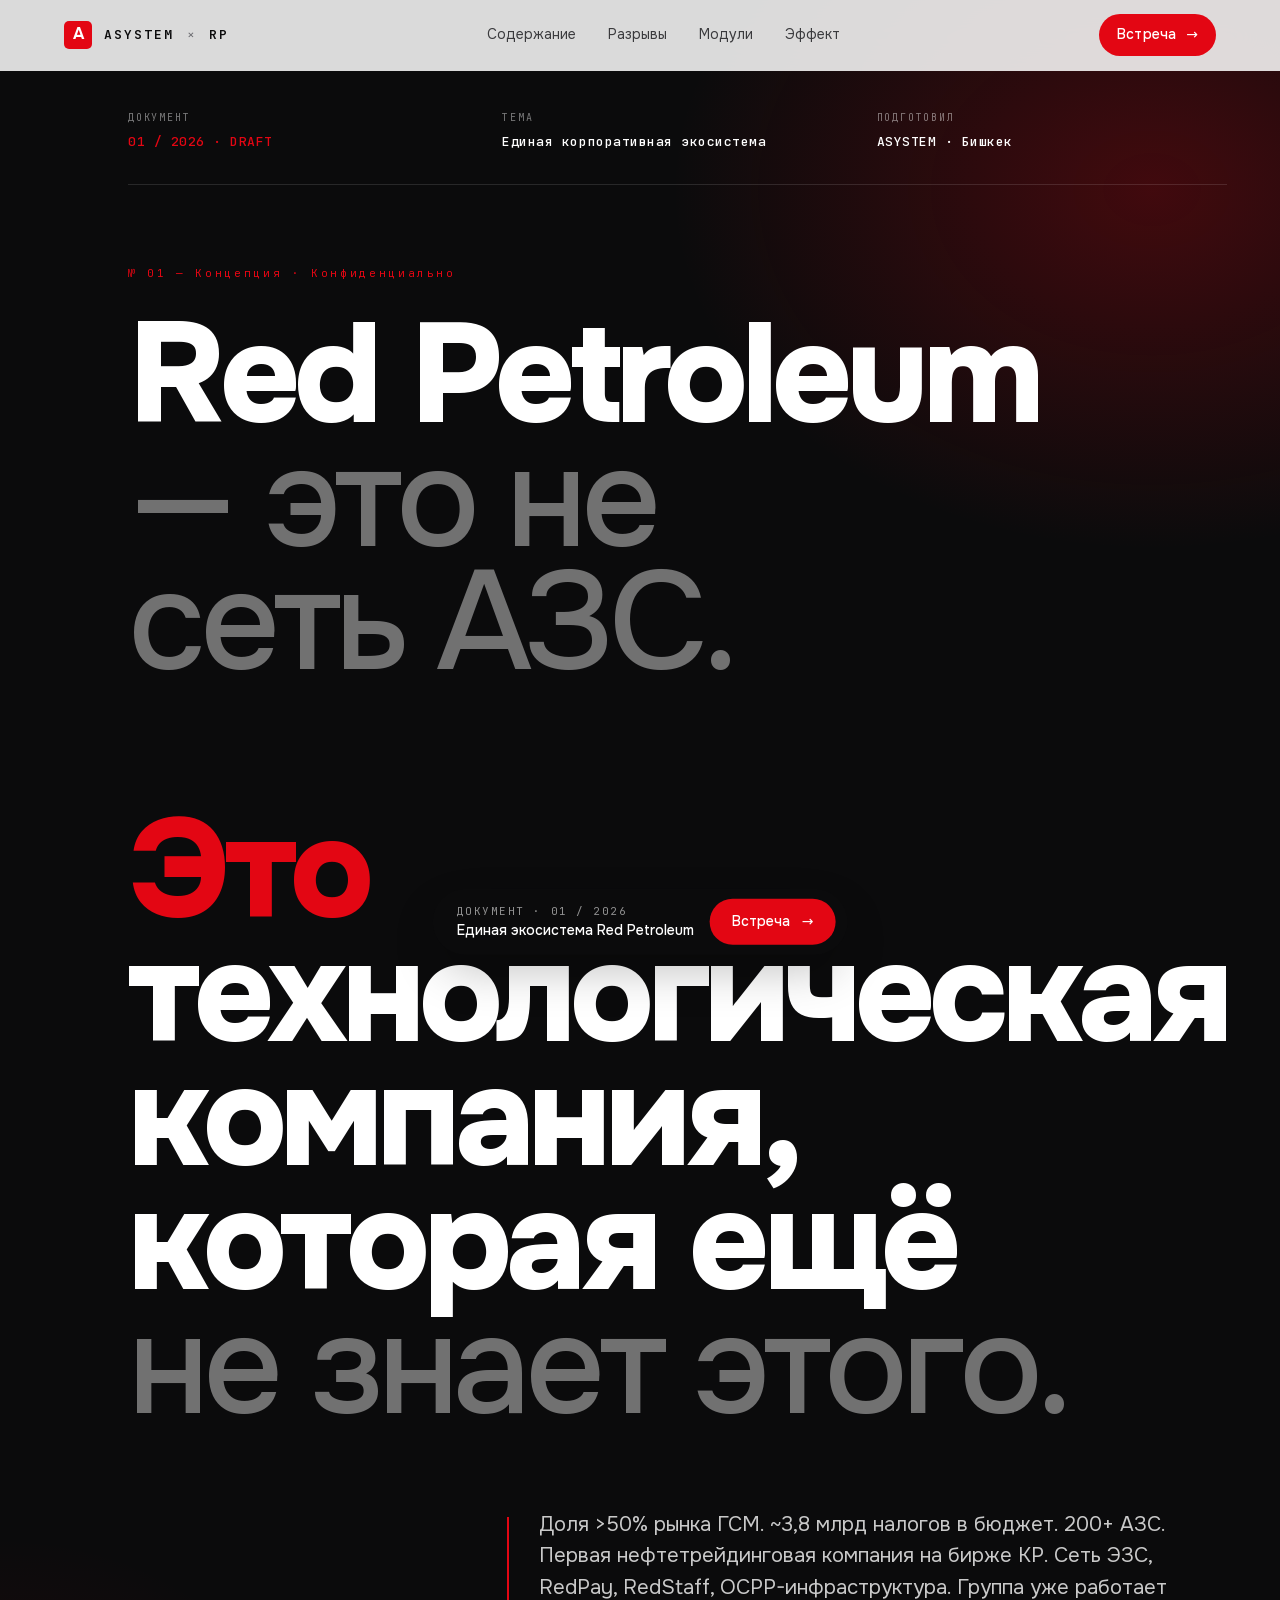
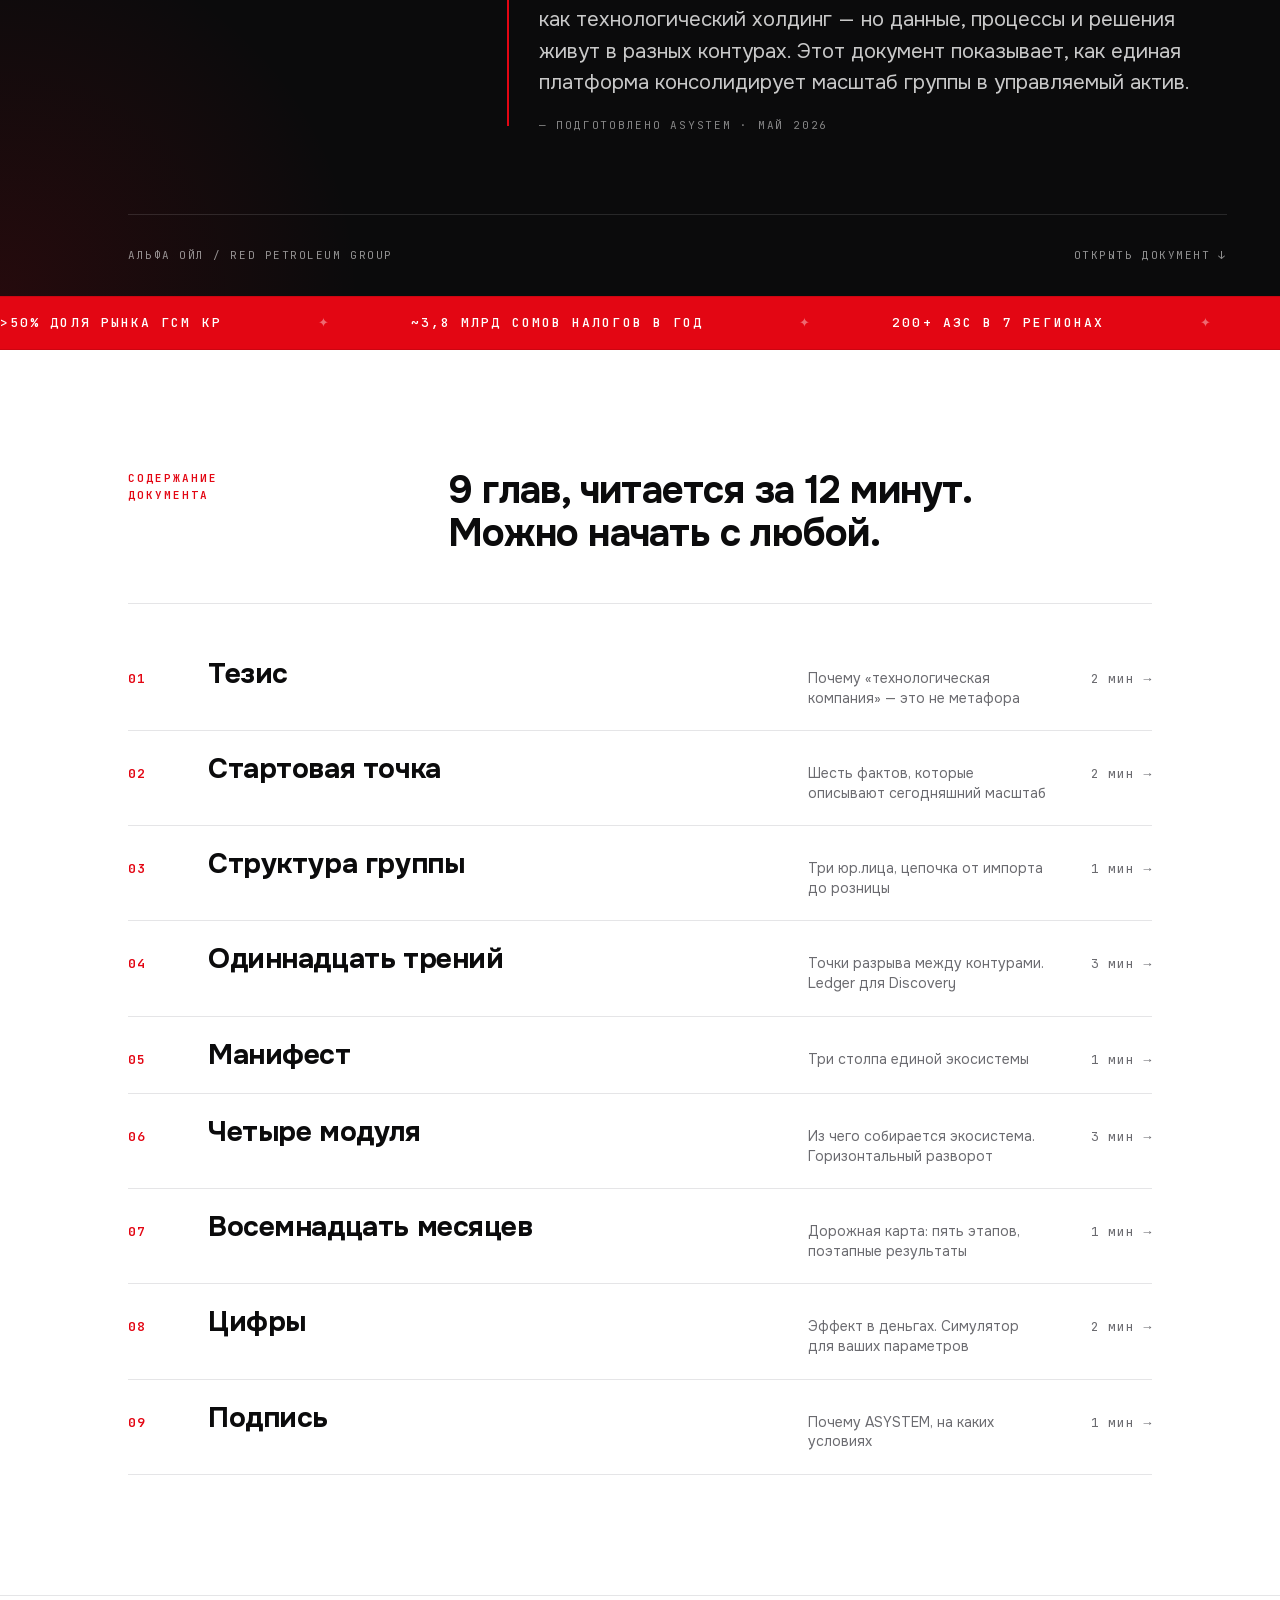
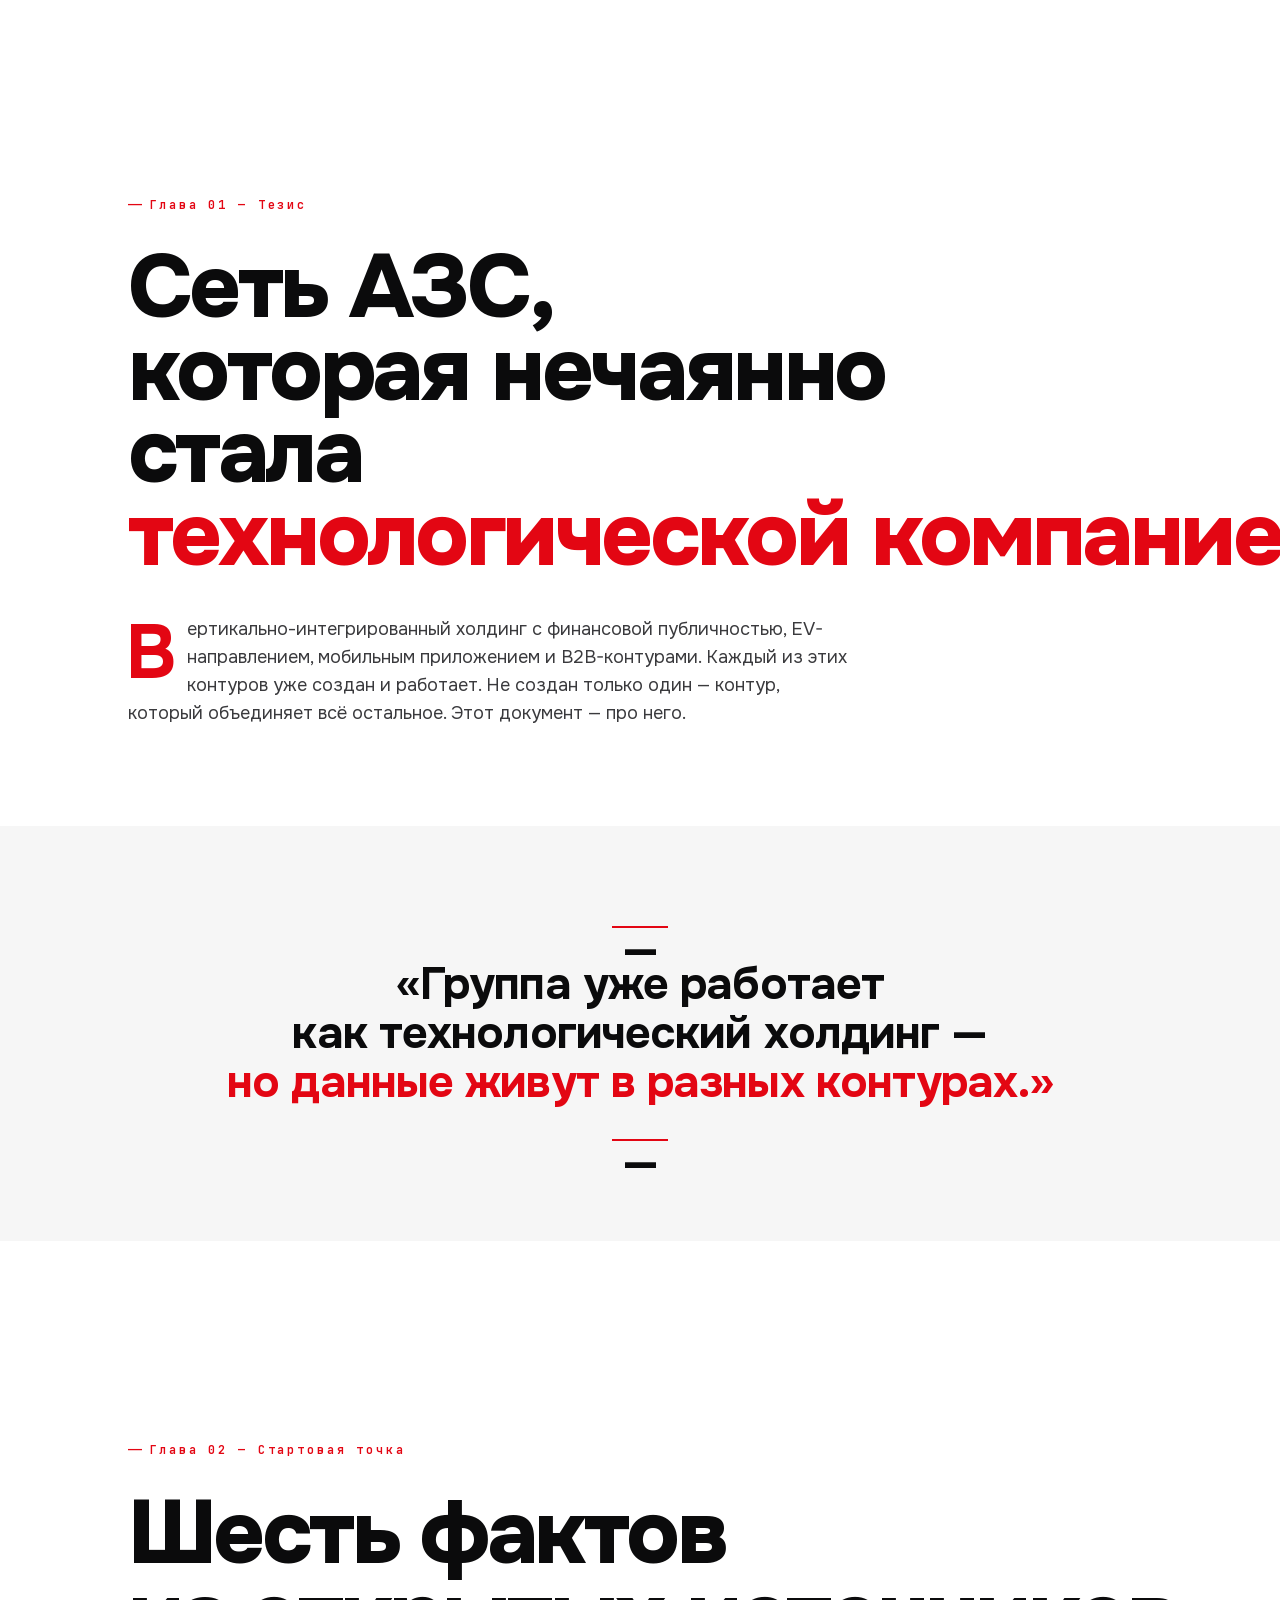
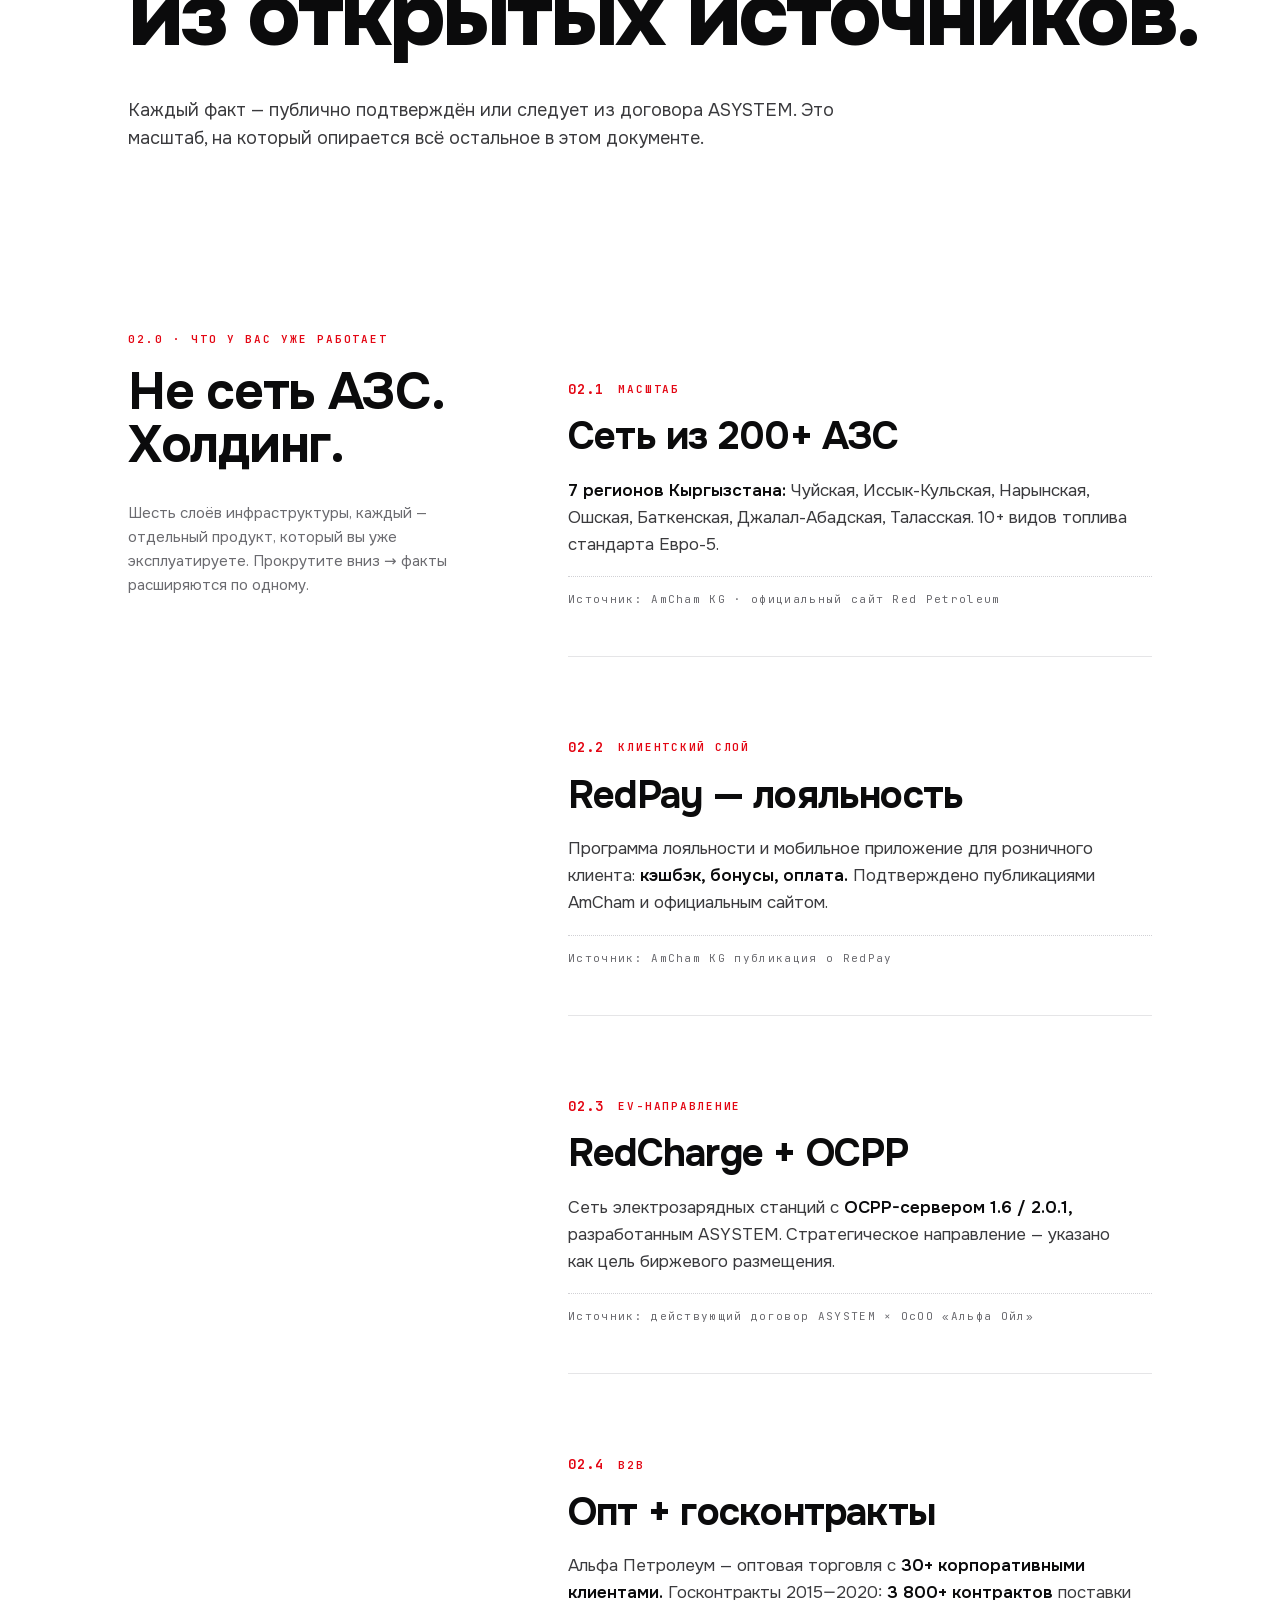
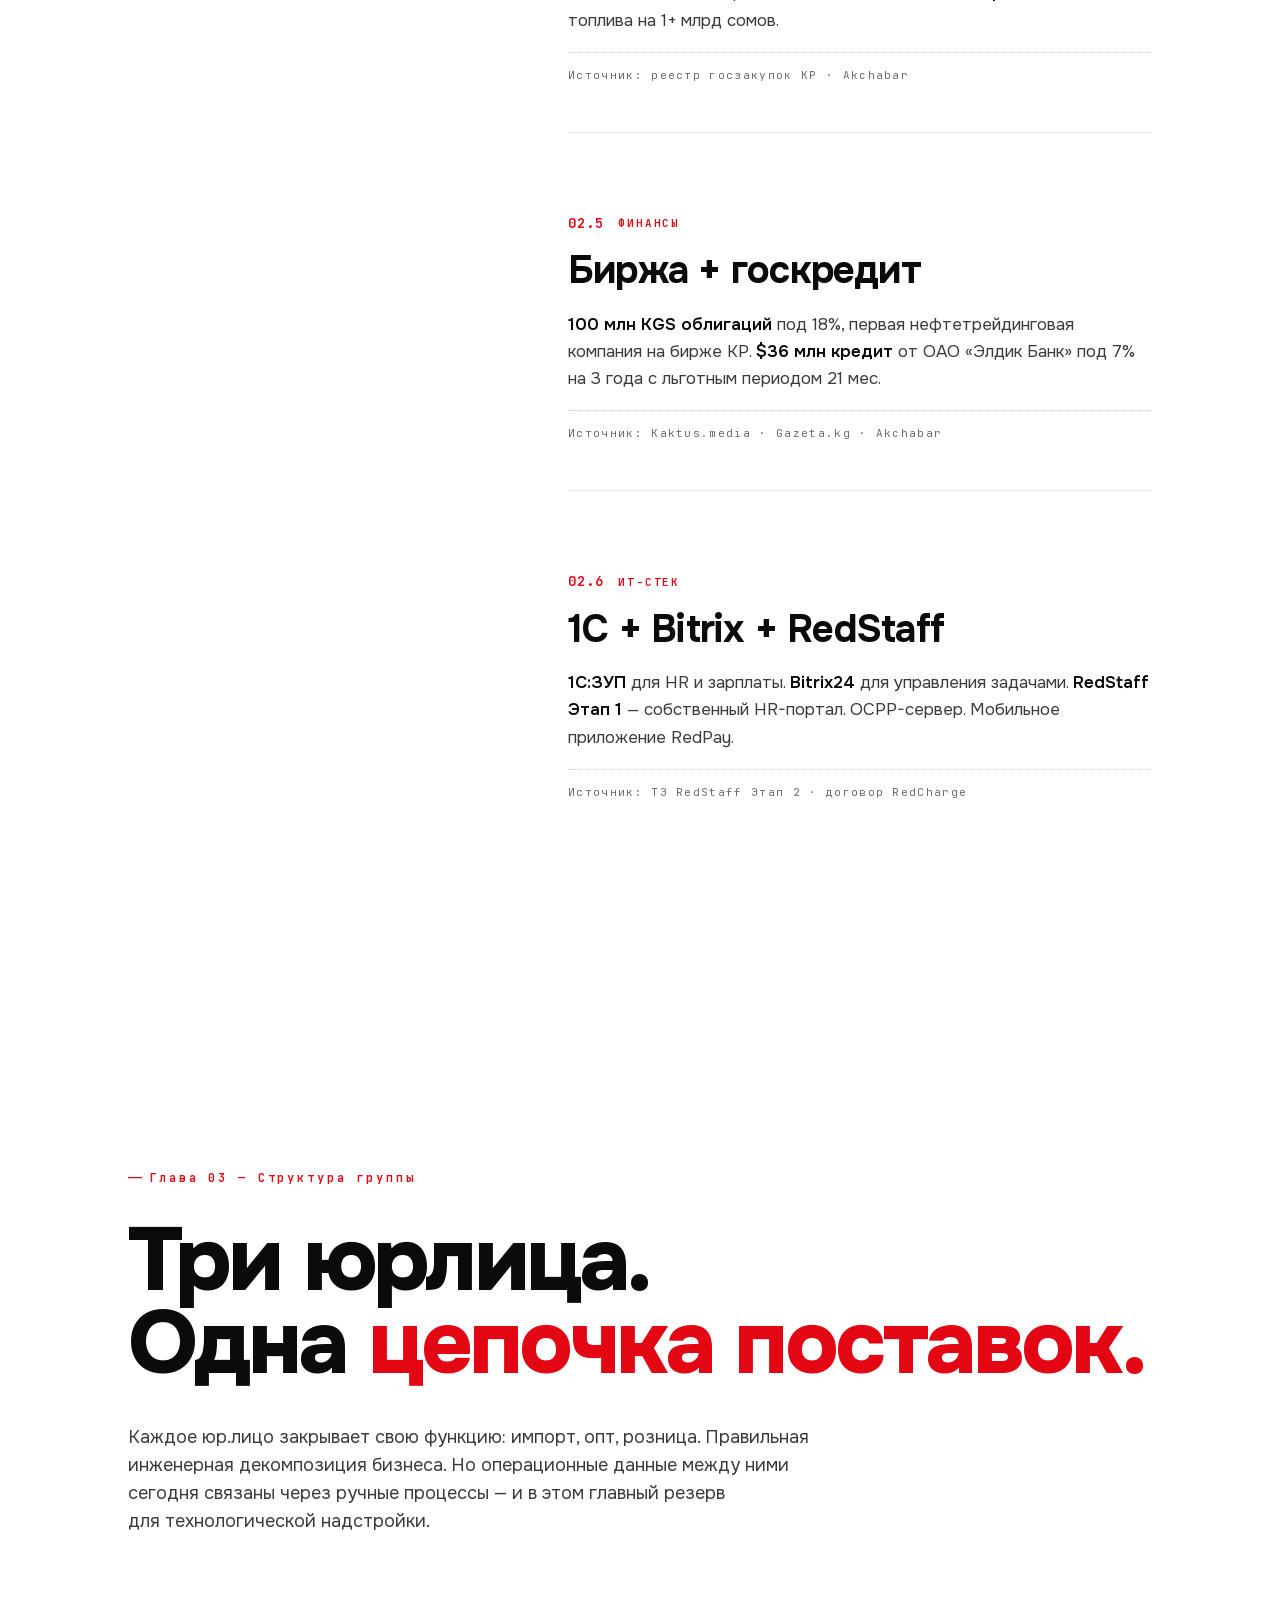
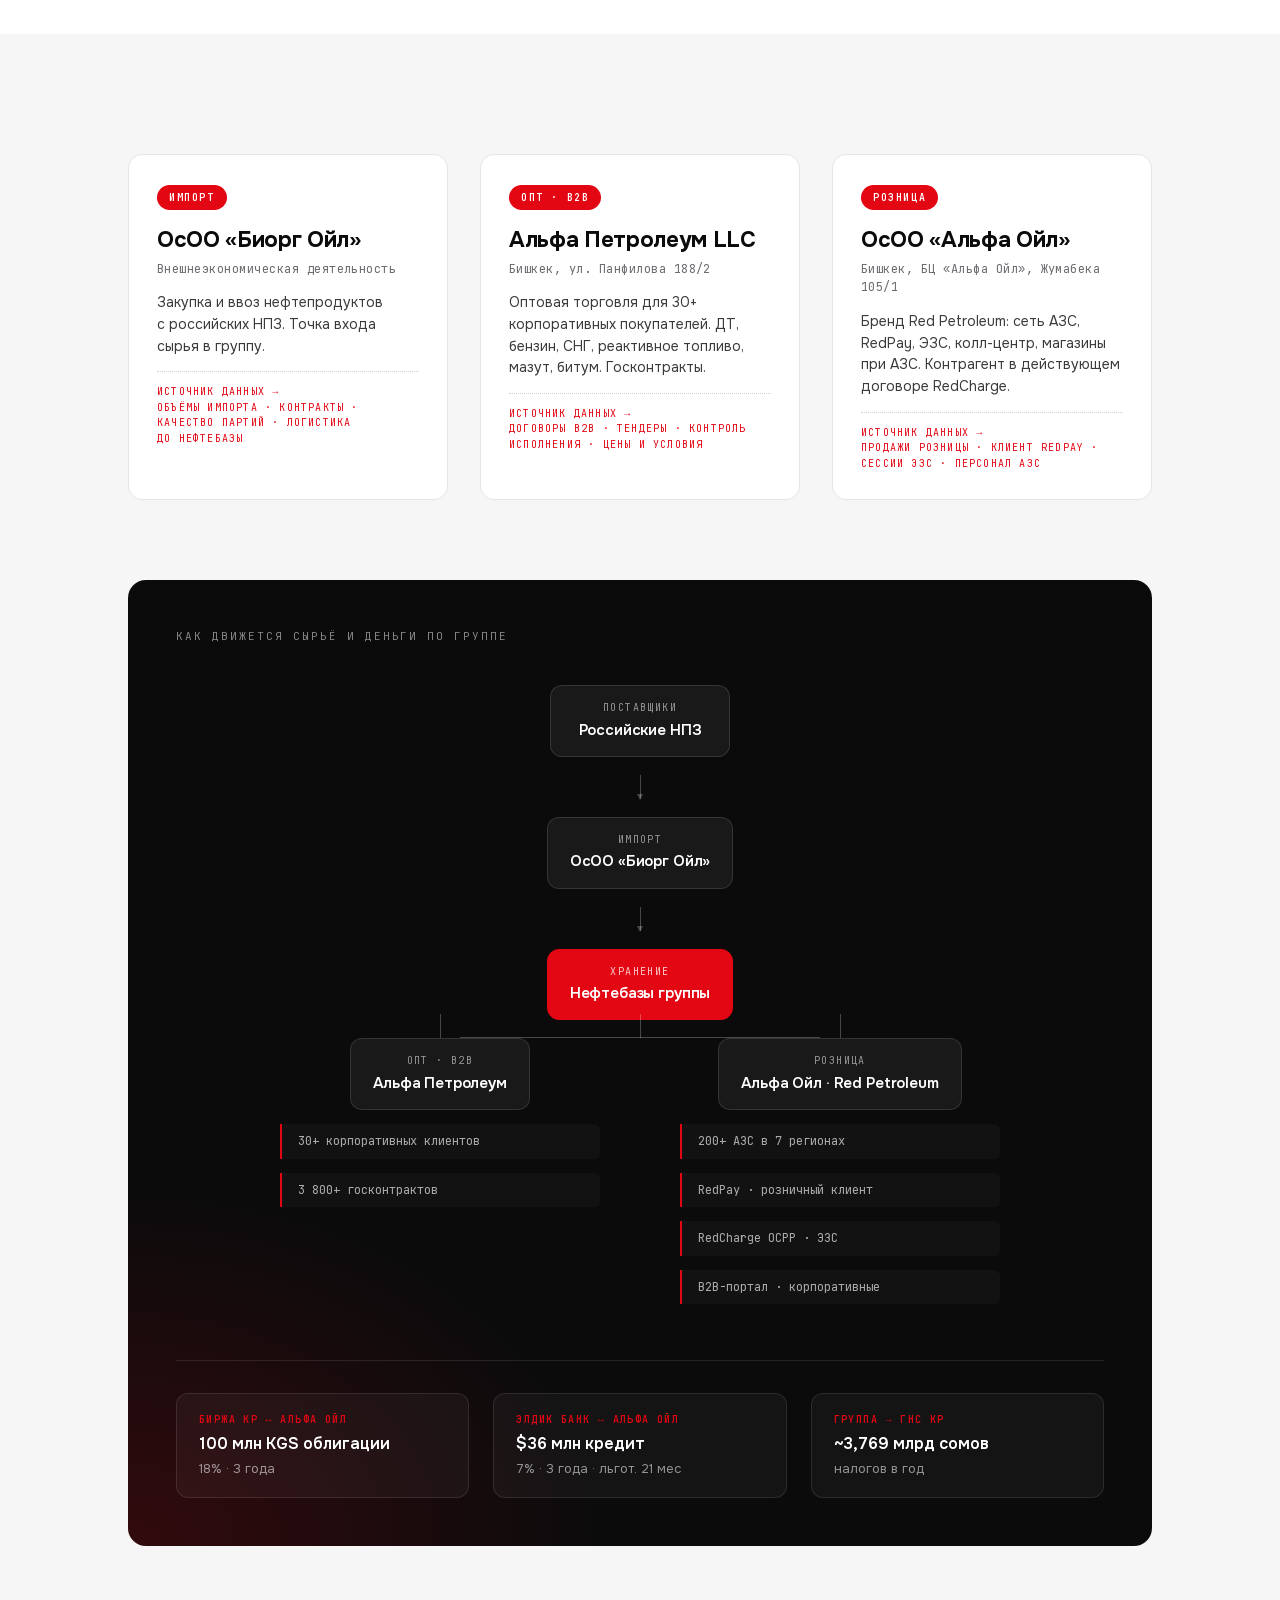
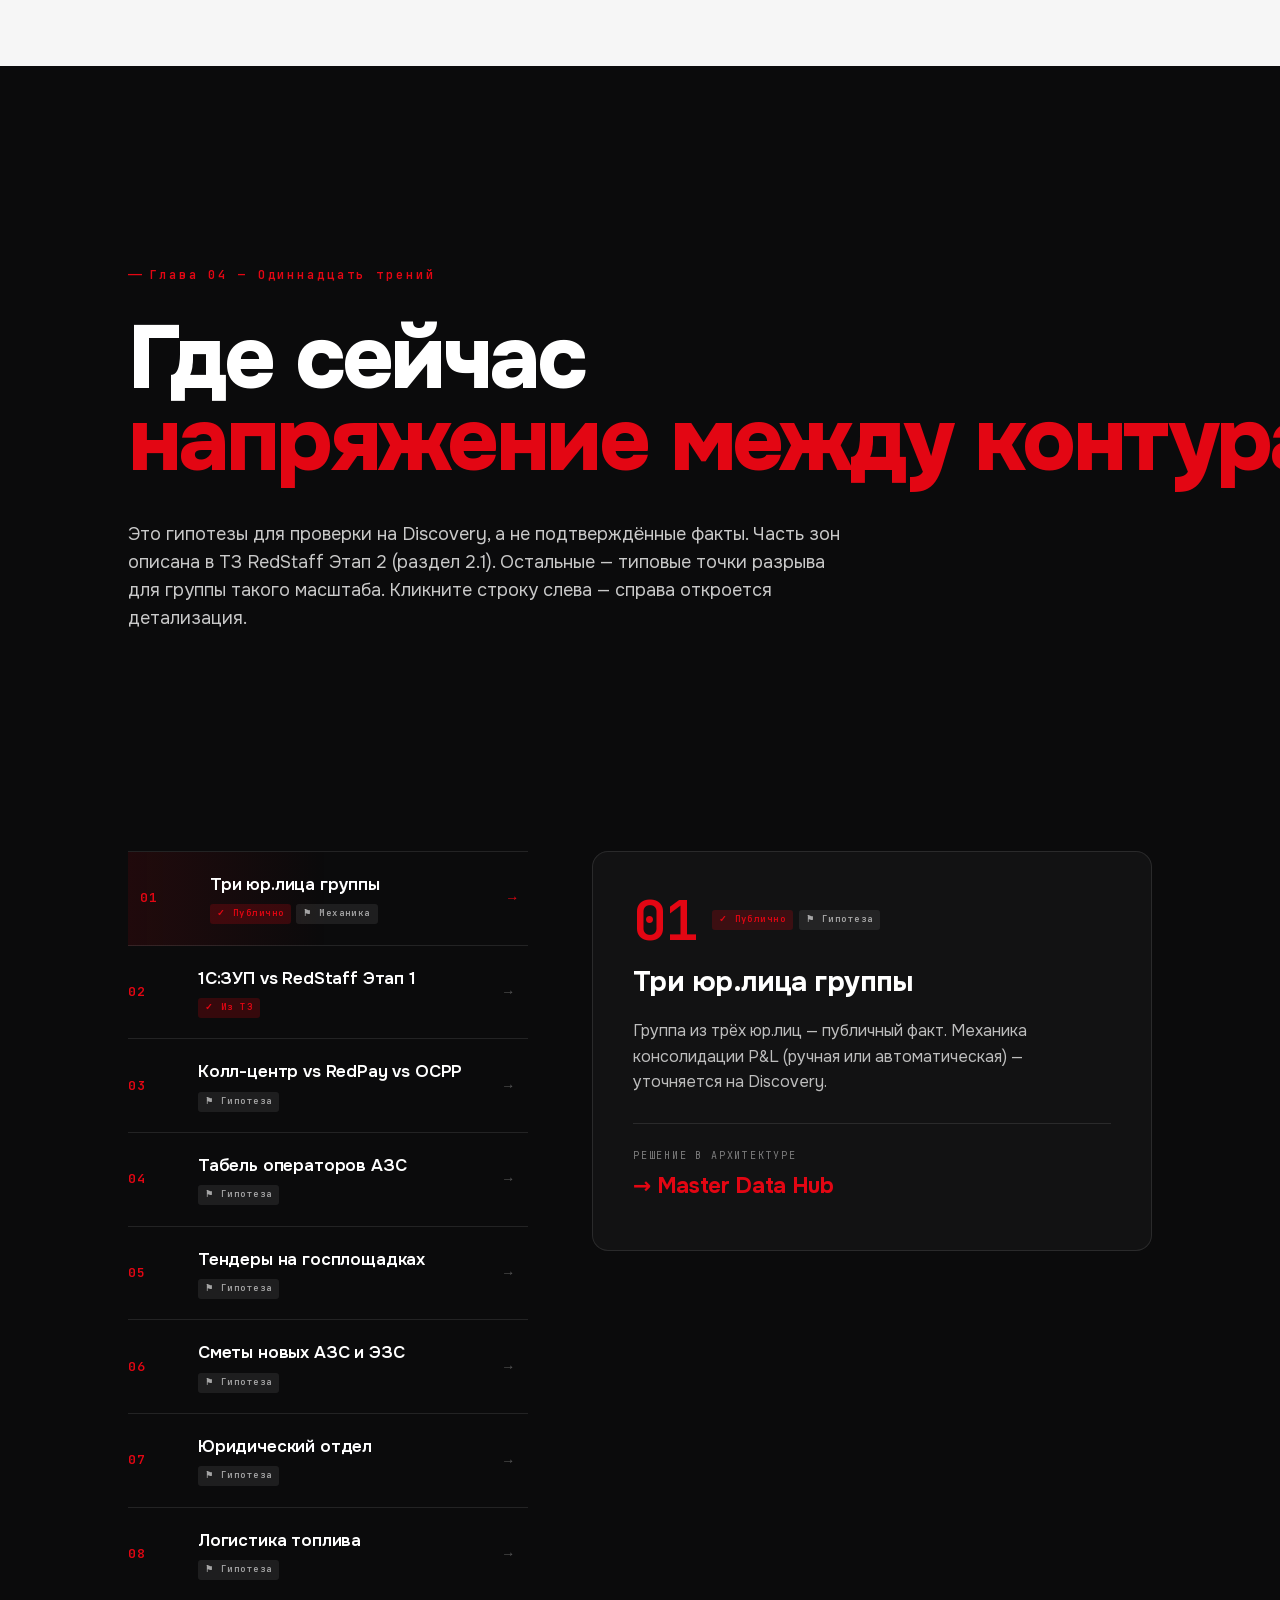
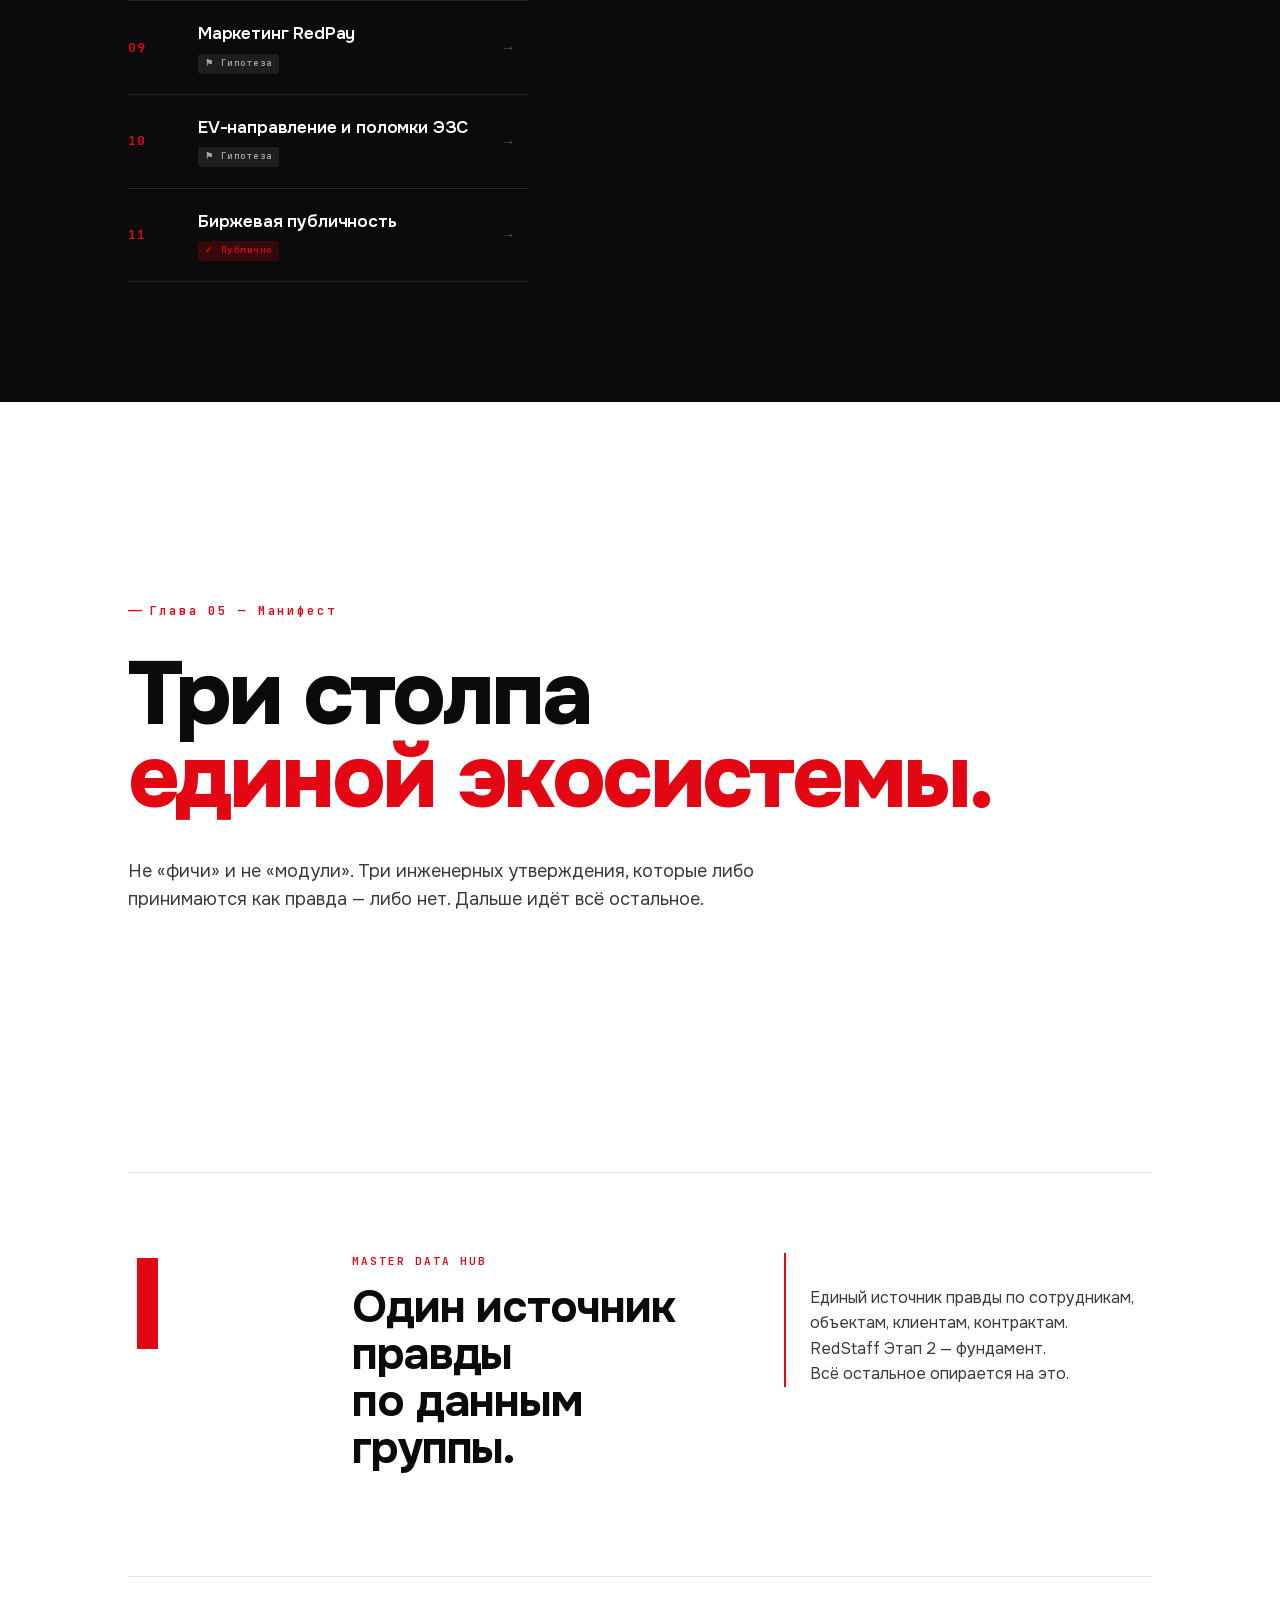
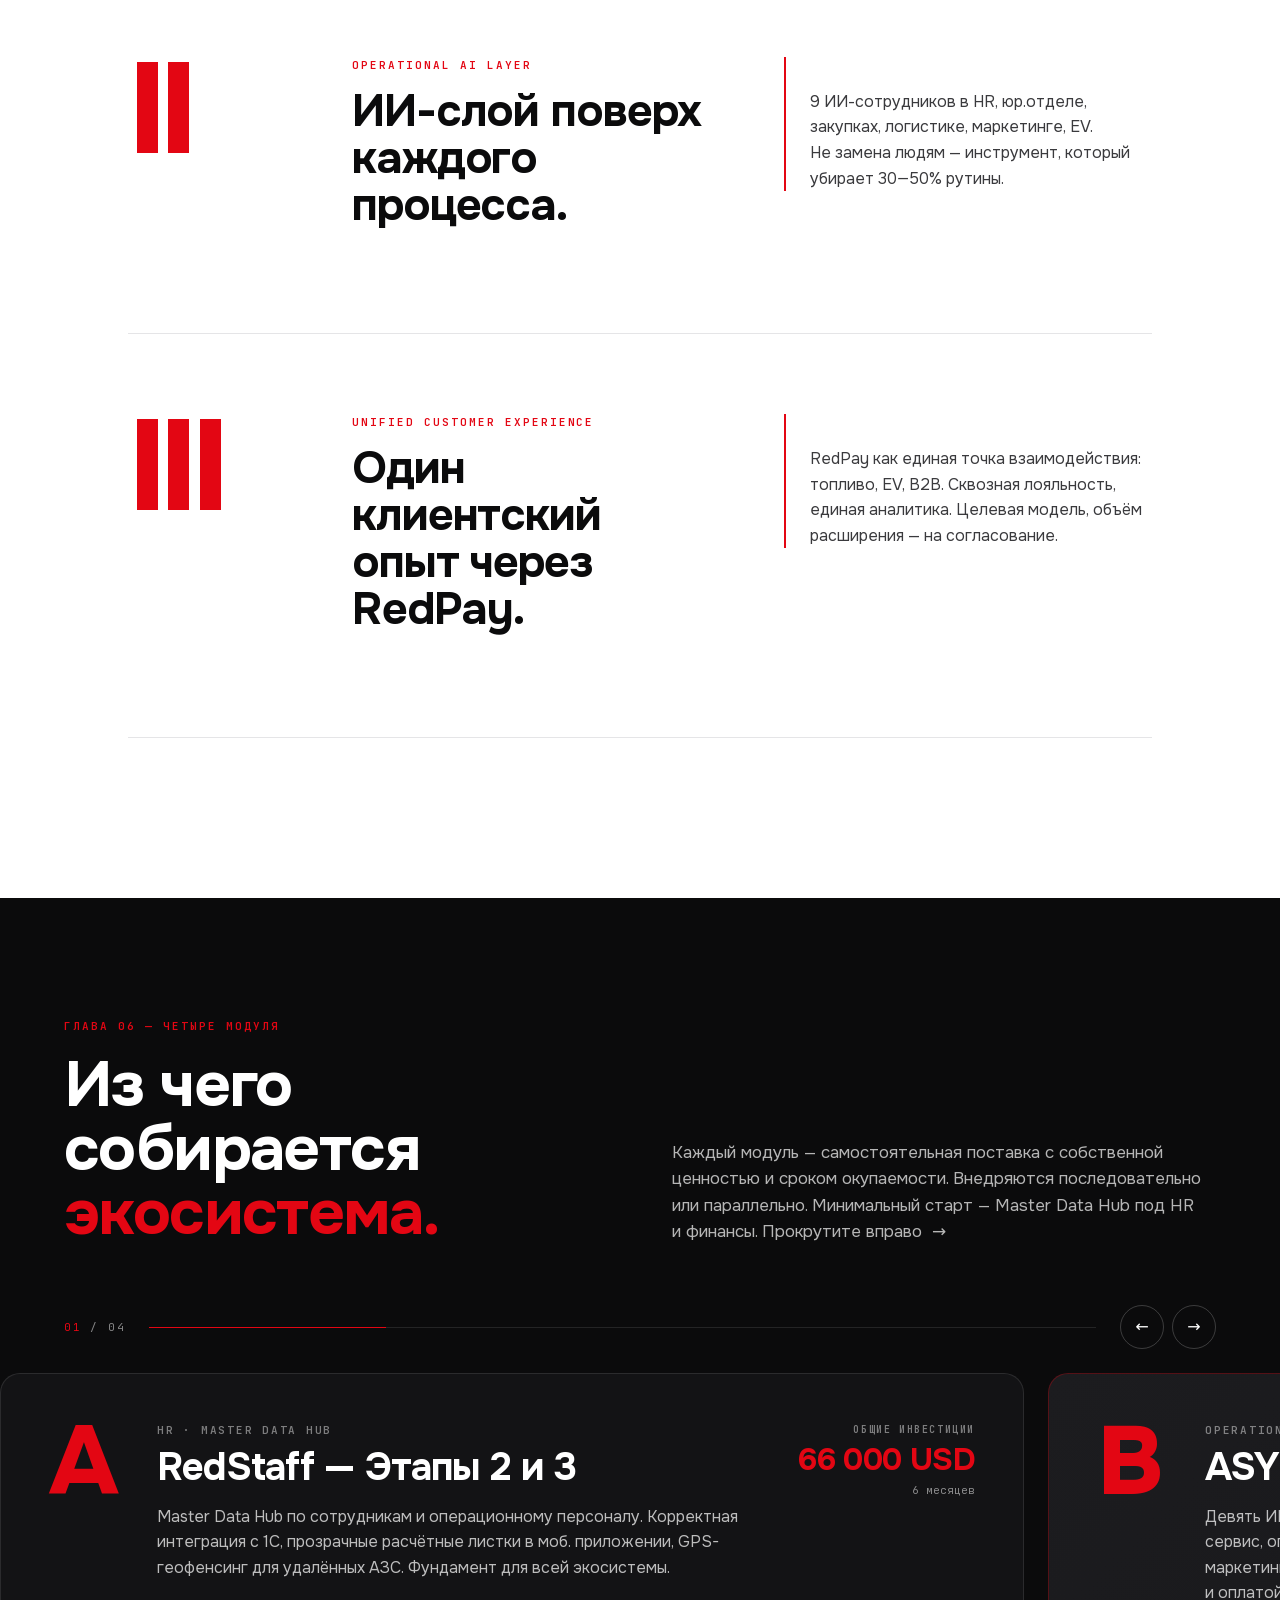
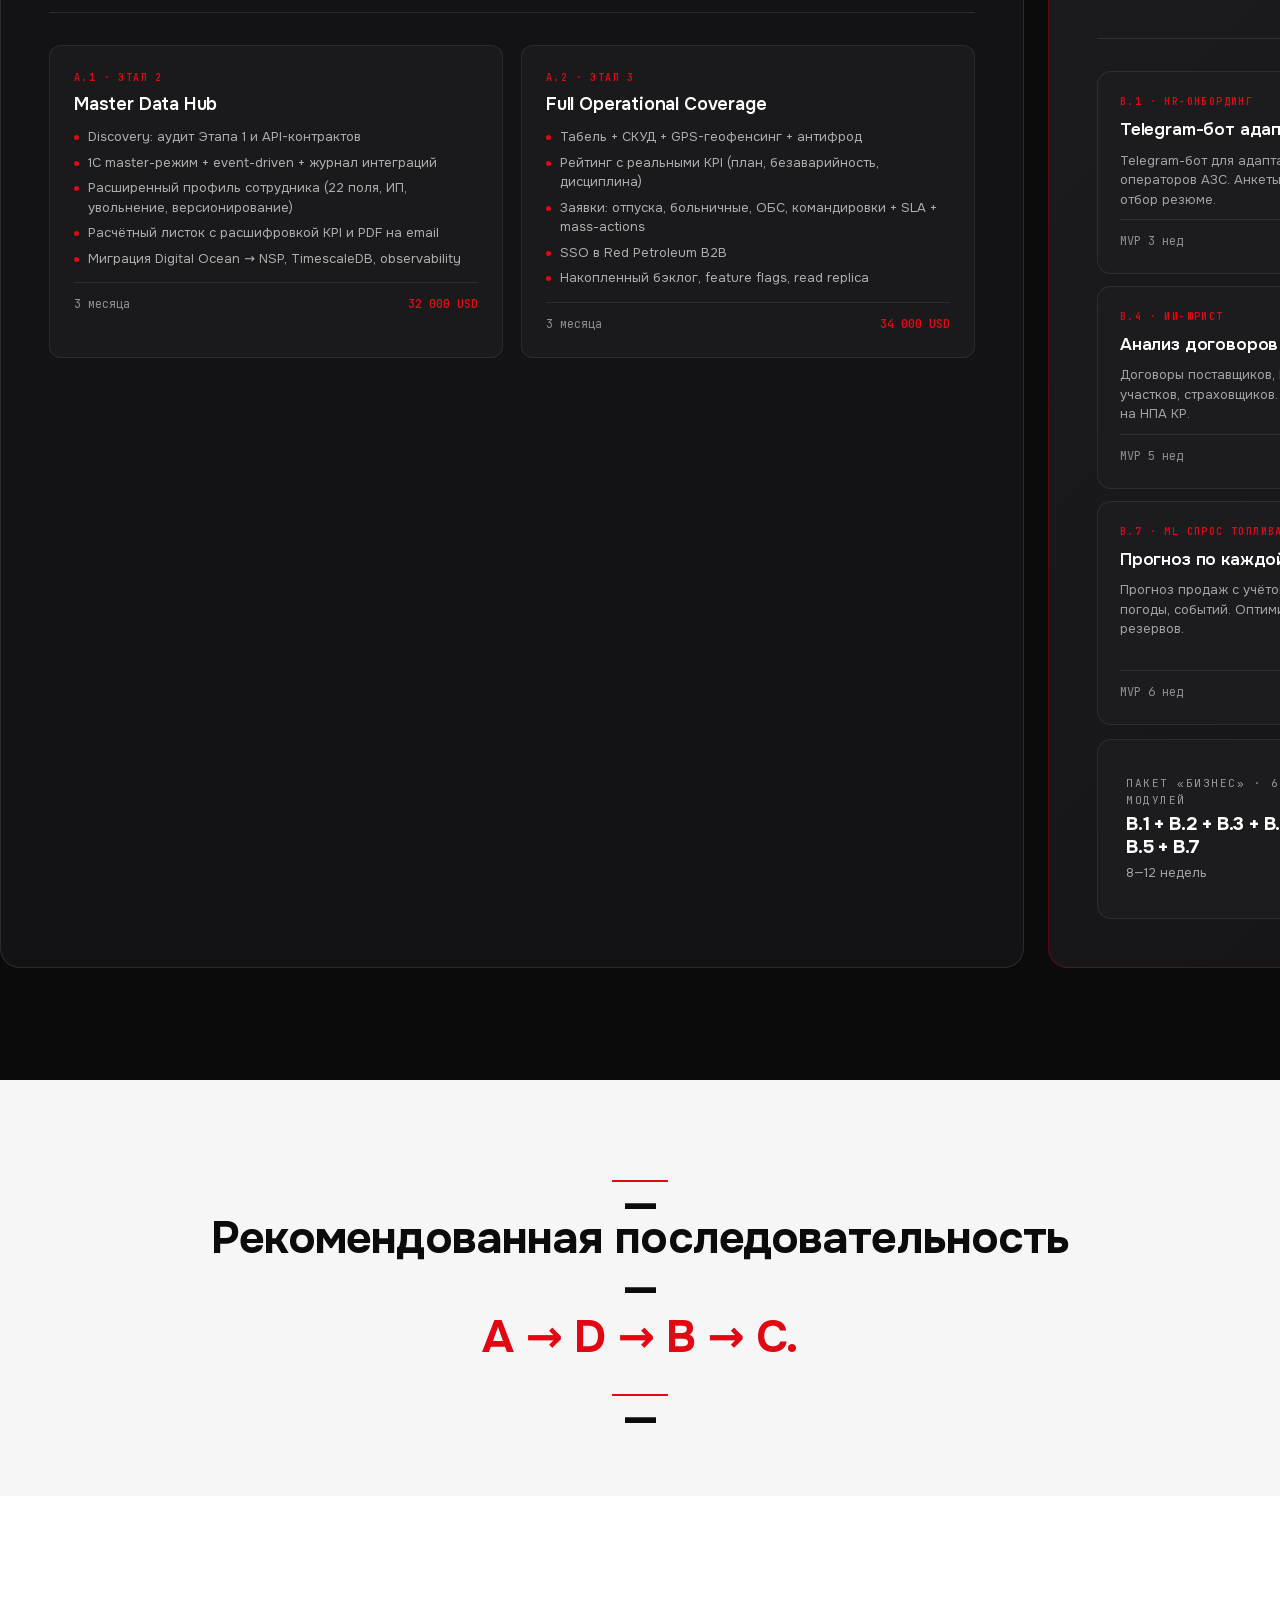
<file: docs/standalone_v2.html>
<!DOCTYPE html>
<html>
<head>
  <meta charset="utf-8">
  <title>Red Petroleum — Единая корпоративная экосистема · Документ 01/2026 · ASYSTEM</title>
  <style>
    * { margin: 0; padding: 0; box-sizing: border-box; }
    body { background: #faf9f5; display: flex; align-items: center; justify-content: center; min-height: 100vh; font-family: -apple-system, BlinkMacSystemFont, sans-serif; }
    #__bundler_loading { position: fixed; bottom: 20px; right: 20px; font: 13px/1.4 -apple-system, BlinkMacSystemFont, sans-serif; color: #666; background: #fff; padding: 8px 14px; border-radius: 8px; box-shadow: 0 1px 4px rgba(0,0,0,0.12); z-index: 10000; }
    #__bundler_thumbnail { position: fixed; inset: 0; width: 100%; height: 100%; display: flex; align-items: center; justify-content: center; background: #faf9f5; z-index: 9999; }
    #__bundler_thumbnail svg { width: 100%; height: 100%; object-fit: contain; }
    #__bundler_placeholder { color: #999; font-size: 14px; }
  </style>
  <noscript>
    <style>#__bundler_loading { display: none; }</style>
    <div style="position:fixed;bottom:12px;left:12px;font:13px/1.4 -apple-system,BlinkMacSystemFont,sans-serif;color:#999;background:rgba(255,255,255,0.9);padding:6px 12px;border-radius:6px;box-shadow:0 1px 4px rgba(0,0,0,0.08);z-index:10000;">
      This page requires JavaScript to display.
    </div>
  </noscript>
</head>
<body>
  <div id="__bundler_thumbnail">
<svg xmlns="http://www.w3.org/2000/svg" viewBox="0 0 200 200">
<rect width="200" height="200" fill="#0B0B0C"></rect>
<rect x="40" y="40" width="120" height="120" rx="6" fill="none" stroke="#E30613" stroke-width="2"></rect>
<text x="100" y="92" text-anchor="middle" font-family="sans-serif" font-size="11" fill="#E30613" letter-spacing="3">ДОКУМЕНТ</text>
<text x="100" y="125" text-anchor="middle" font-family="sans-serif" font-size="32" fill="#fff" font-weight="800">01</text>
<text x="100" y="148" text-anchor="middle" font-family="monospace" font-size="9" fill="rgba(255,255,255,0.5)" letter-spacing="2">2026</text>
</svg>
</div>
  <div id="__bundler_loading">Unpacking...</div>

  <script>
    
document.addEventListener('DOMContentLoaded', async function() {
  const loading = document.getElementById('__bundler_loading');
  function setStatus(msg) { if (loading) loading.textContent = msg; }

  // Error sink persists across replaceWith since it's on window, not the DOM.
  window.addEventListener('error', function(e) {
    var p = document.body || document.documentElement;
    var d = document.getElementById('__bundler_err') || p.appendChild(document.createElement('div'));
    d.id = '__bundler_err';
    d.style.cssText = 'position:fixed;bottom:12px;left:12px;right:12px;font:12px/1.4 ui-monospace,monospace;background:#2a1215;color:#ff8a80;padding:10px 14px;border-radius:8px;border:1px solid #5c2b2e;z-index:99999;white-space:pre-wrap;max-height:40vh;overflow:auto';
    d.textContent = (d.textContent ? d.textContent + String.fromCharCode(10) : '') +
      '[bundle] ' + (e.message || e.type) +
      (e.filename ? ' (' + e.filename.slice(0, 60) + ':' + e.lineno + ')' : '');
  }, true);

  try {
    const manifestEl = document.querySelector('script[type="__bundler/manifest"]');
    const templateEl = document.querySelector('script[type="__bundler/template"]');
    if (!manifestEl || !templateEl) {
      setStatus('Error: missing bundle data');
      console.error('[bundler] Missing script tags — manifestEl:', !!manifestEl, 'templateEl:', !!templateEl);
      return;
    }

    const manifest = JSON.parse(manifestEl.textContent);
    let template = JSON.parse(templateEl.textContent);

    const uuids = Object.keys(manifest);
    setStatus('Unpacking ' + uuids.length + ' assets...');

    const blobUrls = {};
    await Promise.all(uuids.map(async (uuid) => {
      const entry = manifest[uuid];
      try {
        const binaryStr = atob(entry.data);
        const bytes = new Uint8Array(binaryStr.length);
        for (let i = 0; i < binaryStr.length; i++) bytes[i] = binaryStr.charCodeAt(i);

        let finalBytes = bytes;
        if (entry.compressed) {
          if (typeof DecompressionStream !== 'undefined') {
            const ds = new DecompressionStream('gzip');
            const writer = ds.writable.getWriter();
            const reader = ds.readable.getReader();
            writer.write(bytes);
            writer.close();
            const chunks = [];
            let totalLen = 0;
            while (true) {
              const { done, value } = await reader.read();
              if (done) break;
              chunks.push(value);
              totalLen += value.length;
            }
            finalBytes = new Uint8Array(totalLen);
            let offset = 0;
            for (const chunk of chunks) { finalBytes.set(chunk, offset); offset += chunk.length; }
          } else {
            console.warn('DecompressionStream not available, asset ' + uuid + ' may not render');
          }
        }

        blobUrls[uuid] = URL.createObjectURL(new Blob([finalBytes], { type: entry.mime }));
      } catch (err) {
        console.error('Failed to decode asset ' + uuid + ':', err);
        blobUrls[uuid] = URL.createObjectURL(new Blob([], { type: entry.mime }));
      }
    }));

    const extResEl = document.querySelector('script[type="__bundler/ext_resources"]');
    const extResources = extResEl ? JSON.parse(extResEl.textContent) : [];
    const resourceMap = {};
    for (const entry of extResources) {
      if (blobUrls[entry.uuid]) resourceMap[entry.id] = blobUrls[entry.uuid];
    }

    setStatus('Rendering...');
    for (const uuid of uuids) template = template.split(uuid).join(blobUrls[uuid]);

    // Strip integrity + crossorigin — blob URLs from a file:// document inherit
    // a null origin, so crossorigin forces a CORS fetch that SRI then rejects.
    // The manifest bytes are ours; SRI protects against CDN compromise, not this.
    template = template.replace(/\s+integrity="[^"]*"/gi, '').replace(/\s+crossorigin="[^"]*"/gi, '');

    const resourceScript = '<script>window.__resources = ' +
      JSON.stringify(resourceMap).split('</' + 'script>').join('<\\/' + 'script>') +
      ';</' + 'script>';
    // Inject after <head> so the DOCTYPE stays first; prepending the script
    // would push the parser into quirks mode. DOMParser always emits a <head>
    // (synthesizing one if the source HTML omitted it) but may carry
    // attributes through, so match the full opening tag. slice() rather than
    // replace() keeps us clear of $-pattern substitution in resourceScript.
    const headOpen = template.match(/<head[^>]*>/i);
    if (headOpen) {
      const i = headOpen.index + headOpen[0].length;
      template = template.slice(0, i) + resourceScript + template.slice(i);
    }

    // Parse the template and swap the root element. Scripts inserted via
    // DOMParser/replaceWith are inert per spec — re-create each with
    // createElement so they execute, awaiting onload for src scripts to
    // preserve ordering (React before ReactDOM before Babel before text/babel).
    const doc = new DOMParser().parseFromString(template, 'text/html');
    document.documentElement.replaceWith(doc.documentElement);
    const dead = Array.from(document.scripts);
    for (const old of dead) {
      const s = document.createElement('script');
      for (const a of old.attributes) s.setAttribute(a.name, a.value);
      s.textContent = old.textContent;
      // text/babel scripts with a src: fetch and inline. transformScriptTags
      // does XHR against the src, but blob:null/ from a file:// origin is
      // silently dropped. Inlining makes it a plain inline babel script,
      // which transformScriptTags handles unconditionally.
      if ((s.type === 'text/babel' || s.type === 'text/jsx') && s.src) {
        const r = await fetch(s.src);
        s.textContent = await r.text();
        s.removeAttribute('src');
      }
      const p = s.src ? new Promise(function(r) { s.onload = s.onerror = r; }) : null;
      old.replaceWith(s);
      if (p) await p;
    }
    // Babel standalone auto-transforms type=text/babel on DOMContentLoaded,
    // which fired before we swapped the document. Trigger manually if present.
    if (window.Babel && typeof window.Babel.transformScriptTags === 'function') {
      window.Babel.transformScriptTags();
    }
  } catch (err) {
    setStatus('Error unpacking: ' + err.message);
    console.error('Bundle unpack error:', err);
  }
});

  </script>

  <script type="__bundler/manifest">
{"f1411bd9-d5be-463d-9e6a-56b6f92c730f":{"mime":"application/javascript","compressed":true,"data":"H4sIAAAAAAAAE8U67W4cyXH/+RRlWueZIXdnZ0mR1i21EiSd7BNAWQapi5FcLlDvTO9uW7Pd656eJdc6GpTO9l1wDuTYARQYQT6M/HVAKSLMnE66H/cCPa9wTxJ093z0LHfJo4LAAihyeuq7qquqq6fVgl1BwodToGjSARRFkIScxTGOIIxRkgDqC8xhjJKE0AEMMWdLbj+loSCMuh48WgIIGU2EIgBdiFiYjjAV/s9SzKe7OMahYNx1fIomjrdVQiea6y2BzsIxQM1QIIW6BFAwBkZ3tZi5BAXVKXRhj9CI7flGjb/[base64]/1KrBTt4glHcZLRpCMGEILhDBeYJ1g6/10swn2C+IPZwnCyMoxtx7Do+1xyMPsp433GdefQdIDTX0is8h+PE7zN+G4VDF0P3GuBZyxLqeLmlOBYpp1u5vYx0hEEXKN6bq5HrYio4wYmnSOcczUqdqx262CdJRYwOqiADwL5AfIDFPCG3SijC/JQyI4NboJTvTRwbjx0oV4ohx8mQxVEHAr+91gDOmLiL+IDQDjjBeB/UT/Ny/peT49ZMFystCPNLrrFXC4IfpaMe5qBCEnPoM66zDSQCiWSB3xXseZ5XMJbfNYofYzoQQ/j4Y7hAIBjUQh+h1BG+wPviFqMCUwFdEH6EBEqw8CcoTvHcoCiTGKJkhIQ2RC2LGWdAF8aIJ/gOFS6O63R9jscxCrHb+tukNWiA43gNaAc5uzzDpv0+2YcuWMj52scfg+PYsFHKkRapC+3LRZYpEjXiWhbM+4yPEA2xT9mem/MqlelzNMKumE13Y+jCXSSG/[base64]/113+7vJHjlfKiypLojkFMYxV2mmAiz3b5LkbVRAjf4DFDSE46aUCu47iUmVo5RsSFXnqKqx5VhaZkyoW9FAkqlH8Tu6oGVrYH6v6SMV7uI/SWLgze0m1VXlRGWBxU20nQge3YoKp2MGhcD1fsDGszvRe0ITvlx1L7dV95j4CwcYdmDagh4doQhjvgGM8WVSPMoTm9ArQR3HcQ+HDDmCapBwDimPIyzz0cMhGGCYkIb0Ywx4RQ0Kh7W8kQBmMkFA97d4QiaUEi/tkhFkqXLf01PmNRIcy4fqEelZEmAKH4wXdwUED2leCINeia/2D3Tt3P9i+cf/[base64]/ZFwaVEozbayGw3qXaB/MPXdps5xiOJw5mBbxg90YdVsXL9cMz2h3bT1mbAA+yxvG7fA+tdqFdaED3bfq3d8OngsCsXSaU5FtFjAxVLJs9VS3SNEaGohlpFiYZZrBWqOOcWILy3lQrd9eH8H5Gt5lH0qT7LH8pU8lq/lSfYUvjn8J5Bvss/kiXwuv5AnEPib76iVJyD/U/6r/KPFf8hvc864Yq+stQKBHwSbsALtta2S15rh9SI7lMfyy+wpZI/lC3mcHcov5BFkT+SRfC6PtQT/o7n/Yj14B75+BmvNdcg+1a/eKAwN//UzuHQ5CNTv9lpNlBsUxVNjRdMso313rVE1zhv53yEmsVvFQgvaG4Hn1dr+IVf1DLoQ+OsBrNjEV0Bxr2u47oN8Jo+yp/KFtpg2oaXvYfaJ/ELr8Ea+lCfZk1Ldr59B9libQGEezYmJXTRRM6OuFb0ruv9bgfasHJd9kL+Vr7Mn8iT7ZXaouFn2zX2r3Zk9Vg7Vgr1UfjfiKXHQZAAJihGfnjIxmgx2zRtbmmsQwHXt/pa12oHaAQhRQfocpdEpRUy8VKTrGm34IP8rO1Qhmj3JPjeWfSnfyP825swOs8+1nP5G9qmOjbUNi22MByguLVjtlhWFACuwtlGx2vRB/kG+ka/kq2b2a7UdlIHy7SCfZ4fyKPv7Ype05EsN8RvFc11+KU/ka81+o2XkWN/c0L+Cd4DjiHAcCnvforgSq9z9K+CutzYDD1ZACadIKAutVzJ+34e728p5XynvZo+1dNk/aO+9lm+UHNlTva1B/lkeya/kUfZYHmW/0hlA/lY+k/[base64]/F+k6dBamPLk50ponqpRmGcB91QncdEWJ2dQ9hELdKr3GUZOs81tMcsGYwGVegNyYcO0oMiQNtOqN1nAdaZ5eRu2qjK8dMpQudf7KQ5zgyeuYVMdN/VzNVvQj3MGEXpdDSJqc4g5wVcc1Iv+c/YEvrQQq8KoTum18+327fd+eHsH3HYbBKaJ8rDXAT0iAc724Jtf/y6nDREWiMQwRlQdp88/[base64]/8t+0Q+l6/kSfapajScBgynY/Xi9/JEfqV6SXmsOg6nAeLnav2f5Z9B/lE+c8zhtUb7lr4T7YLb09upp0IUnHHac5Sk+aP4uQPX89UOOMPp2DlFSO+f+YSug/PNv/weTgkOnRkGGqqStgPON3/4RzilV24hE6+1evgg3/JXIzIx173d5ThqUrZ8rZz0Xk3GiBYvaTpavnbpEU1HB1db6oUFV6cxwgJZVOrvjW8VJfOXP0Jjt6fs8KDGrgc5hDa72/MOShxtP7WSy/HA83/KCHUdRy1FZGJJZj/WH+oyC0Vdh/jBWWA9LQSLpmdC9cn+8gLrxMvX5L/L4+wz05LLY5AvQB5lh9mv8hPWF9mT7BN1CJtVxSIzmSxfU4nz0qM+2T9YpOSDsprUUwnb08lk7mVuObvWoWlnJa/Mg5qamU57NkjyYfDR4kLw/r2dO39z70f3b2zD3XvvfbB9G3Zv7dzb3v42mV4V14dnZeziBqCpIe0rP/[base64]/gevmnb+6zDMQqrF2GDrRtMUi0X7/[base64]/U9HTXRG2MBZhDB3ShmaeoQqOyDXGTBhBv9puEJN8d99kYrnZh6lWUiH0qBWPOihoqqNnfswk2GMTVIakBRDfR5tHzqsGY6mKMu803j0ZVNWYbI31hob4/K2ScMce1Rea44hlfn/Etnv4Sbwbo9Ed4/1+f3/0vE2zmOwIqAAA="},"fde6a847-016c-460e-b791-dbdf9e118376":{"mime":"font/woff2","compressed":false,"data":"d09GMgABAAAAAAaAABIAAAAADMwAAAYdAAEAAAAAAAAAAAAAAAAAAAAAAAAAAAAAGhwbHhwoBmA/U1RBVIEgJx4AdC9MEQgKhGSEAAsgADCDOgE2AiQDOgQgBYdGB4EUGw8LIxEmZHIexT8PYyJTH6s540K0vrtCWaIRpUzRCqKVgSh/33L3iSgiBkN7EeGRTTw85UW9X5WkwZF7tJBx0g3Cac+S8lfO/UPNN4h5WrZiW1TT4nbixDB3vt1UJciEG0hoUc5XuE5OKAqYvtaSRANO3rv/tVb/oBJpOuAlQEikTDqxv3uuFVOLvC6aVeM2NBS8cplGyFpZ1RkosWs55KTlc8eza3siAl1ACKUQAiHQNt10sd4GuaWgrYCaBYG2BSwg+XhrehjdJgND8D69SDvFvJJ0SaoENkV7xx5CYy2QaJlypoYnsMkAPC/FV/nf/18l/xv+I3HLBzdAWiC9jZFSCE0J41WYJ514oKBNBfgC5g2oGAkHKYX4m64rCymGIJCRooirSE8jQTTyiPQ9eWRhKi992skqVhXL+JV4UY6QEupjD/kvCxDK5z0YGrfsUuYfjQABEjLGywLjFfYCxhrKkp6RtW15IVJxX/GqZtFR9xYv+VOTr9mDrLim6l1byfqVJkoNXD8wlMSObPvNzPMA8Z3LC1Fgye9EyU1t3ajeKV/0ouFvFf28Uc0aAFTMxI2vwyuYB/LI0nGFPCarIoFtH26NnJutwaDVGtvSGVcYdspesU+v3O/QbmfPzu7tHdrb7drZ4XZNXOZIT22Xzs43p62V1+jtlPa+RKF29nemThriq+VTHyptQ6/tohdnqz1JbrycqAhyXp5FwA7W7VX2SKwGSG1E8pK76a3obHdqBHfonTUF3dXlucvtvs1Ut/Riq65Z+8UuZplnbnU/fatmyRfuLTahevtXfMialNlPz9X/YX3InZN1V/ntv2xl9fH+Gb86qqYJLNra50g5J2upIRzN0xyo0D3qQtfKj1t9XaT8rESJ6ybu9LkNJawTt6qkiGNea49QPzW14hy0e31NVBe27G5oFYUxg8LWJGts5vWrF0paN+m3r3OTKE3cKtUl/f/Q7mGP2k5J586AC0sfsZ/fJqmhuexCb91FDp6iZVMw9iWPzIoCKsOr9vYZLLghRbwLVBcQqPRmiqA+W6WAF7VYHpYhLZAfRTC38fLpba1zkz3/fkJgOQOwAphoujlWtLr9iCy7Y75/D3hxLRCa5o4YDnxx12XKnZdW8xwffa+T/9X0zlV0njyBweD9owcOHTh2n2FAHud8JQFzrt7/+PFb/z9+gWrZar9mPtORGfJlWLMw08XUJbNw2BcFN+w8BazvOcvp4+Mp5iNjx1grXfjjDbHQaFsg8w865aWZ4azb//nbiNW3z4b6lWXDvMxevjRbMMxufnvrnJ7/1lsG0vtsanX9+SbPe/OT9sQyyFJH9kETE422CTL/oF3y9OVK9Wbrjx9/R6z//fyuo5Ut5m+n812WtPPX1f3j+dVpxvMf596UQ+OTJw8cE9QsU6n8/++JyywnhmlHJyTGRcv8uMT4qDEJzQr540cu0xiSTHmWWpVIKad0lsb3l+Z/vrOp/vwBvcnwHyCQVlAf85sVNRjFf9NWy18C3rm8vQl45/bFz16aW+emiPwoKgkEn2Z12skn6P/wOYSJ9u20WvUMBf5uUN0zHgEAfC7Aq05gYJ5slpyeTTp6nK8bR9HC08mZwDA9FZj043fMVosnsbBYXIGlqXEcVhaJTRL7VojxmYJuNLHQj9+x1PUvVpp+xYaxPsaO5dyLXcs4DXuWsAX2rWQiDnS1/[base64]/MIvgz1kYfbtt2aVWaAAAAAA="},"1c72782b-ffac-4c9b-a50a-f703e69af99f":{"mime":"font/woff2","compressed":false,"data":"d09GMgABAAAAACK8ABIAAAAARmAAACJTAAEAAAAAAAAAAAAAAAAAAAAAAAAAAAAAGoE1G4JgHIFaBmA/U1RBVIEgJx4AgkwvTBEICrporgMLggoAMKw6ATYCJAOEBAQgBYdGB4kHG7Q9RQdy2DiAAS7vZkS1alhU/18T1IqxA6flgFcrUbKj5VbNnlXLwaeDwbp1QnuC56gjzYrVYUfM09q5suLaHUkQV50dVYOIj26jU47IlZS6HX26O7S6VQJNqV6RcRcvsUAQII6oCK8Iu2mJiGj0lbNNfv915sno33zICElmoYK1snoO9x4ZgoQycWQEkjCsiF3igH/+3aw/UUIgZoRc8CIaKNsy7I6Id8U6+0QMmicmH98m2lGjQsWg7fC4rX/GRXlV6hVOVBAYeQzG3oA5QhhREzZSDsy8ai/KX1lexQ/5fdfe77h/t2zmAwnMQNS8XJNTe71y53BmES9PtGhcdjddmYF5Hvnplektv8fZF9WsH3X2PpAUWbLj5IgLgGPnKbJze4ety/rXAlKO0AEFDOJ5270/ol1gXWCBR5AATa2Byydp0/756aEcCuM5BMYhlMWoWVg4td0VrEW873we4D6NuDiaDTigbNtFBA01zRucdKtyYsbau/Ylw818WV/15quCBtElSPDFNq1gu4PrCh3/MpoYAQSwsw76HuYAm+/vVdX1P0E4ga5gKphK+cI7pGsY08qWYSxrnz7wBZKfn7QAUHJA0XQIi76AKhdQ8l3pcEVabVO+qBTbaVJKLWMrU+3rlnFM5vD81z3j5r+Di4FRsw+auZu0mKdlKUaQMGUyVONOtki2UuHREIwdOn6N/8daxcfsuGwuatyWeAwS/gwJkdjWvc6rQxDIip5TBBqvgGEfo3k41TziVqCQURGjeeJomYwOU85jm4boTuboAdboYY7oce7oWUH6BOQ8ntYQfVacvgoY0dfqpO+CXMAEMVsE4p6jwRAtBMjDAsYwo7OnQYAkVH73x/BEilZ+blxNESQAvZluhQoTgXIeUkRVxjGF8DLSwUESHtwWNyzRJAk/[base64]/XQrt3NkLBbDjrxUAhqhKs4FmW58BDoVsfRjr5wUbvADuEpLxcA3+InD9OYUneed/t3RYLicB6caBoZ2AA0QPSbb8Ld9LNwoAP4UV0fShXsyLIFJsKsoELhEAFwAyiX08YjfBmpGPiKIvOjM4Ga/[base64]/ZmXqMWpSfEZjbLIXB2itDYzSd/[base64]/YinG4ORL87FBYMTLXVopGhcgEZEIKcLXGWutmZpar5GrCYnhDLpnbWW/[base64]/FgCDu3DCtcQlJxIOaPQWKyljgchl+QISGb2EaiH9jpyGspB/[base64]/9MkIxnJSJaMQtolPeoAty1C/EUnxj7AJY+EkgODAAQvrI5icbygXFvfi4X0tf0GbIu0p4CRIdjfHrI3z/X73HO6eL27LHWKKAMsBUneUgLe9OJkYmknZQUgwhigEYGI+xPJZCSHkQqM+J2qKEynyVaRrPmF3zs/jGYvUJZBq/p9C6NYzjyJkcDYb/UQzT7bXeBsZ8SW85hElsARD1spNNNsJ3WnCQpwe8JuNsu9DWkX3aIPxuPzdECFDrRtfWDYbO7eXEQmwgz/55si4N4a7Xt1tE7y1ucvHDjtxbqv/pdOFxf7q/4fBPHkeGsihFZY7OXM9L0TxdU+DJfX8VLjZmbQQJNaHW01DDq6taReqYR6bQ9odMioTMFBK6mIzCMhSR6VRyCLEySGkRC34WTA948KZwk5x6NgHO91284LXcICmxsEkdWMadjLUMwYAw46h1SH3FtGfGBoB3u66lkjRROE8IzPP+GeNHFfbxcINHJXNt6liT/Lvd6ffsj1jucbzGG37foTpVLiv4/vHevOBSeJqJZJnZOz6q5GvruRmlQ/oX1cm2wSqHVITobWUkYjnP4aw7TBEnMmyGA4iVvx1IlpDTsMPgjg9V0JhYonoSo6/aea9olW78MoWo9TNdg+UHboeok6NI1VWw1GA6VXi6rhq/FS6zymwYIp/LwURjuywJOoCB2mJdSoWAKPJ5bQ85xNVp06lJSBzasV95h7ZDvIPGp7P72q9eN1CGtF1rV/nHg/[base64]/XOX3cSEWE9bCtT6SN4TYD/wGjHMA7DEnAk6MQiJ/UTqxLTkDuNZA/4tx2ZmzTG4aZMn3sjfZRDVMTKN0WPB58zJG7yz9/fRbUZimAjqlWpoxofxDyzI8WlOLJ9uY8NQVKnUClZc/Wj/FGaag6asEYZDnLzldjb0XzYtv4QsX3u/ZUpwGmOj7VF/HLTcX/T85KXxoexhdfnhbNNDmeen/BKyXc9kj9Gab/q7nwFff818eJQYX+uJvm4wvM70eGJFozyFw27dZ33UlYAg4meiel19uJnS+yBmvA8cw4fczm1718v7noofRPPEqPie+caZvqLxzzfvokaZoS1D2k/+fvQ3hU+DOaoL6Oe39MW4tLHSZDdV1Ru5nvj67kiLT+y3+8WtPlDsmNISXUDLep16vclRo8WclJF1h/QWm1pD63C9xaRhcXVdEjVlBvgQWulwVIXoSKur/ZhBG21UgzEM3CzIZwroBZ+39mao7DEX0vO/aAVtE2eJEAcInz/dmmO3vTf+A7qOHfSDEN66/1e5ug38dPrVj4rjG5Jv/YPQZ3e1J+PjR8Gy9ujr5GjYMAZlXJ0Cp7wUXqeQcXDMgIZZOU559v1efuxY1VjFEb4PcR6pGKs6RiDga9lvU+PlTzW3Rf8cW92yh8KkH+1vY3Pglj20Ncfu+GQHu8P2GdhBjk4c7hqmhzuHPTkwbQ89kXPt7txNOZ4GSj4BGyffcVfN8PvKd60GoY4n2k/GlSoeEqqozEzuc+3CaFqn88+B7QLvuzLkvizKCNda5Uq+R5JgGL2iirpVqaA8mE6GhY4K5Q4FqtyurBBzOW8O7LJmLTo5nsxEIh0d8FK9VMBLD+1ZW3iMx+WsIeLUCV4R9KKFDgw/Y0QHRH6d1eep6a3pV2kdShxInLfqkJvLepGbEF3odfIyeZRZTR7hAe1icdwYA2v7v3Z/vRYn7vEjF2cJlONQMORA/hmJI2SDUYurdC1Qvx6LNDgQjazyoJGTySOkFcq5+U0Hr3w3Owln7/+2ejxQ4426daxQf7xSc9vrKvBuTQ+lgrc4nZ6cB3NuDQWTDoZNBduDbMpZW3VY1a46XJW/lGDktAHOtmWsBmUkpoBf5cZUnTuUvZu3FN7qTBSmNdYA6fV4SvmZYmHVh8ae9NUQY2igToKDvBNrbU/+9W5v98AQO+TycCwsOhs4DI2BaEucMcr4iBw6tXozZGBKa+dRJvK5BiH4zh+xm1fWmoiJlNeMWRNu9kbHTVILUm6R3uQYrpwgSP6R/yyYqNjplp1TV5XxvYL6zolRMUguAHPHeS8a7WAfvp4h7JPrH3ix4M8RKgZStixsmRLgv1f+cGi29tz3/paJPcVs4s/G2qG1xvifkOwNNFse51edrJbImsqEtfI+R3f130kL7itFhQdC/G1NTieKeQQio0T236dIodCwHbc0+OpACPyiEgm94vMPX7d4H7CzPv8IngX2AnfH+fSL475pmTt+CS/CJcesakENCBzlb0DYc2+Tt3VmeQMtw8Ah6K8580SpVFq0t+t0PxLwifMy+Q0F0cKYho+rivM326fTB0LAXrp6ewxhv786s0/fKo/l3NV/weZW5eiYc+RjIF5fjDY1cAcjzVn+WWZfzkYOco8rjz5b+9fnm9CoP6iH5i0YYeYTIowY+OKXn7fRggvgRFf3MPuw3KTVV95/d1GCdEQPYT/65D9OyFBlp853nafPd573IKMaxJXrzFHAkwGkHtYYgqe7C9gjd0eyYRfTEAnf5bpb0SwWNyvuBh+ODTGXj7yZv0aPq3fmXjAM3iPiUL2mXc4JiWrEyvuk0vuUG+nZrIuAXf6shZ8XELsXjXS91cyV5nqjA/nzYExqgEHHSKicfRt4RraPWEb0XbRBONiW2dtnn7bqBTsFQm/TQ+Nwnm+78dlXNcsJS95h3hHammsr1IZPrcc7V/z5yJIKkVlCiuo/kiTLLxuH3zvNobCP9T1oe5DJ5NXbMIMnlgqqWBGGEyoNYSaWs1rQ0XhPxO4J/nwy7bketNW6w5Q1FK69bA9FLGbkXsllyb1I2cHx+TgIWifPfrfLR7iydZFvEfZ43/pj6eIDLx1A94qq9oLV1yfLbqsDp2EtQqXBq36AnI3zsb77bfczmdkCaKPMHj4VnJ9yh1HwjO981zvdOMMSnqtcOXv2i9Sj0vYeNWMkdMOcMuGcuS/uqBJmJJclGWFFaHw0oS1F9Ly/5N1F05yz/tKPg4UrJctKSpeXlCwvjeG/Zx7IH13miop72TL38F3g/4XMzljzTpDfQwecsKb8/0x2evleiPMFsi/IKpjMjVaqnKr40oe3x+RLAzIAHUIlyYMGhXCbBK6ARk0kGH0o0HZHhXBaBbEWpD+LADlkARB8LEgETqCYQMKuOhOfBZ4xImGn0BH8TOIKh0e9q8UUo+wdICjCabtNlrJn5RoQ0ykzqC03FEI0LYQQaltAmKlFUI/2ToEI7xC0+FC88yE15H4Z0Z1Zz9mTNCgylYrHou+wGCcxCyJhNY2rwh7wE6IQX4fP0j9AAMoJ0QqYywYrR/R74NT5RoB/EOZyAWioOzCDF41CFZTTfsZF3sYyS19JWFle1FcJ0A5WN1jBhubmEEKCjxIk4BJ+eIr0V5XGNoUs+NFTQniGpcBDSaHqYvIypplGgkITyhIY6sPJiuRnmKZGkPpSTgmU+olwSP//[base64]/utdz63XltN3w77+Dd9Q4QDIkGdMqIZ+OSdVE5SaLrOBBscCDv25sCENJ/vt28f/MxTUkCcRzveU8JHSiY65gpjISpp+ESCaT123PxfhhlIjZCGlUSmyyeUL53ncszdXOZHrmlZNhFmYzFBbW7qPb1oW2j1OXWqUzEFomju7xqQOEZkdbQje2DKD84PzimJ6nI+KB0ZoCPa76pslrgQvpUWiKBK6/XH++vQ0/8Y/f6E9GXclK6enG11ObA5c7oNs8E+cyxqBf/Bv72bIQyxaCFsySzJ4I9syRXEvL0ZCKfWYGQK3a/WnWYTwAjjcJ8CJ6IpdigeeAK3+fz0F4RoQ7k8KZwLQHNFYX/ofcYjU08mdyV4z1T39+a5s7dNqT4HQ9a0WS7AZJ58tMvWt12C/sfO53Gz4/qsHNSG1nIBb0SlmaVgbn/Yi7EB0Uud9by4TJbKbFy/BKqLzmshzX2QWycqqtR1ubii6+PiWOfRHzq1StqYFyOL4xGXhbN6wIN1JWZyR95dJ4HuSq4luRKQtpcxOZCY2k0coVpqA19cqgFyoLL880SeDKduyeENmanCq4TCPppv8dPvSqEeIn9UfU2GTNOtUQyIgZFXz8SbZIdMjcPUIqIj/OPuaj+ZoBxTVsPaS1gfTb/aT+u/idZ1A1IfsoTWk6N1BqjjdpIB3TqT416tV7/azF0JG9teCx5JBPSZJNJebgxZd+HtSu0BfBCPcTMbYWu9/mNf07ihfbBdRSVSq/Hym4W9UMo5JC+HJBO9FgNOCE0ZZvZDENih6+x9kgTcLhgZ5MubSegwNedoeLfKuOCbxy3EhFSjQwdrEAC5zq8CP3LFhFqyfNwMjnmeKB4yO0N6zblJNEyPqyzjTr0o5ExhkLLEGtaQM604TQFC9qpSHEpgQRPFAbay3pf/yNogABF/MCVyRZ1zWhSPhlPearReRL8Jz9I9ItwZ7u9LIlKAq1Js8JA7+8YgvQRT8j3m9lF0jOHcOq5U+3j5lnFYWawzhlhqJ2KRxN9qVPpyimd0yYbLDxSo5gSicc1Wu2H5VHxeR/n4kys+IbhDKm2S5fAq69GWM//[base64]/ejyYujcsJ4nrJWqxayuU4m893Lr/Zv9YfusGc6aCSl7YFqTT9e7aPCBvBy/mH8bM52llC1bYkiLgePm4DaIYZtfedyS4Zm7uiFoslORVMnpp9YmObObKSam/Yg7upOUFsio5P1cB1DyN06KWN2OpjDVTLQpUKNuGpGr7Z/ZvFICW7wJKn9HJJlacDviDqx5oxAvZ9k5KebXsVYdnJXy5uffPe9Bx9dN2rJGwsxn1AmrUWb/J3wNfZBviAG856ohVsM36P4Nz+UefUlLQVdtO7x5bXi0iumfG8lA0G+S4Y0qxf+n7NIQJW6tYfftntva5HI4UxN/tYyNcUk3WrelxXNNHXltbrghVjBxoJhExubj8bDYJ5JIrKLpDmUG8nC+jlbfvL/A9Y6Olo8AzOubZgW+7gY/0DJQsCgINYj8UrM37SOzyrshJmcMQvIEL3EOpIhOZoN8T0s/n3LUQtaOTKKPgVHZiZ1quzc7dyf7nuiEHVMGszWbHBWf8grg/yP2AkTbgTCSvq/[base64]/EYheEkMVLGC5eNLISeluMy9H+Yxhr93xALqGgfefaql5lWsdn06O3ANpj99AcLOozSAZWBX/r9vrLs+R9KR/a8ZnGspdhDuYGZmGfOh1IAq9GC6G1ijiH5svdutAm9fZ32BPxPLT44ce3CGI/[base64]/exL2LWbNFMG8TLv2a3SkQs1IkSeHZrnvh6JQ+vAKbc9NOJl4w5sboKwt24U2aiiMTB3hEw5Qt4jXMj+/udUS6Bf4kbOr2NJwabr2tRC/B96YSxtFzHs8fmOBCtbQ5x163ZdRc6InkT3k9AempF3w5gS3qNB2jjEyQG67jYUlcUSSaXxb6RDo5Lk9lzfaXUdSq42Cy/hqCfGkfd941U9elskIpGomsKlmVAOkuvuFa7719pxvtGQW1HBox1u5CbcRN/ZE65m7X6W2PEe9hPnzX2kpFsoOXL5Jro1CMQ1qyuyqbHu7EmvrMhKBNONRadRqUm7jkI8gCj2TJk5mjudyYqmqOjBxkL7zdjE5EZfCcoy7kcYVUEZ8VJycnSO4T7Ugo1+vwxP46M1eYJxt5E3hT34y99qbwzhTDB6+oP/FrZGrqzPC3hFRekwHwwFpSFRFatUL1z1wJ3uYaHocMltUzGuUKLUd3AMIyuy/6G3lMIm9dPRw/FZ4xSjsU9nllpJJ+gfRcU5iiNWxwJfD/7+6PnsH5ulWXDYp/f6t4JrxTY7LjeSL1CnAXg+fJGwOf8fgl8Ct6OdPG0FY0RiQvRJRINrZ+WhabJ+pCja7IIpiwNlBWmPqEXq2oNYQvmHdF3MctmkFk0DkJ1JGfCSNyuOiYplCR/Dwk8gT3VXwSZV5DPJ7/1T30uSZan7gCxNMEw2m9zNdVWFe8Nhsb1Tdk22BJWHicmQPIITQ6RT7TXISEuZpW7cM78CY6GSTOEZI5k6GApTAdbB7scdNi5NaaMosvpOumwFgo1AIvVP/OmiLKsnbFwST/E8elw2JpHb+JBxHLJBgkqDPpxx1EEGXM0v863Z4+sjemwLU9W5siuuxQV/3IUZNBku8M6aq2JHUSKVVDWtoqyI/RlG9ZDHVftEgcUQtKcbYiogVR8KSk2mpnSAdMqszTw5Kj0tTnY7qQ5Am1bP2eavjUGooWs2HAk8gQTst61VnRwXRWzihuAis2bqjJir+h1s/xa67rWx3T4XBhWzDOjL1waZH5ZFA82ZOvapVI6zxiUn4iA7ZOiKYtdJXI/SKy4OsYcyCBO4hJzqjv/A5bCD30gqmTqqSljWzH+sa7Nbq+AKYwE1M2KhUlA/xbu8niZThTWSuCyrDJ58Uh4sTfeRtvKO/QxAxdM9p3ucmeVw+Dp32rAPzkWiiHQcPjHlDK9xhxfLgODfpQKtgAEOVDscP2eh2HUSLd+C5IorxShrZrPrth1Bdph0WZ52wJ08l3bsnaOHc0HGfTKhwuv4jsePECxUiyaGaM0nxoMVpdj1eGZwWM9pHVDexqFfhFgJIn20Is9UazRrCC++g4Efc4C1c/WrP0PN/oZ8J8RGGNEw4zVs6GxJGR9DmupqcfBmbTj5qpCHGWCSPijL5YJiK1Oimcn1jYUFUSTGsOiIevUzM9QKI0WImQOIAVeyvX8w0Yonv+UoqCeX5AP25owuE7AbsGF8uh5IEug9L4X+UUy7oRyuPPCAAVbr+68HjXCY7jUEcQ/A88ccxB7Qs84j/A7D5tDzALzgACqt3+5v2tQtqSk/FeRRVHdXEKxvFYUIBHPJEmRADGGwi0GgQQ1CgIflI+GwdlGd47SGmwEWikmYCkqRFcMwJ2xHl+NoKKiZEFCBMGeTyBGPjZz0/9sGZIYRkQZvONNYAKADDYAclAIuvOExXAq5WSByuRjAQrDnOJJELnoIGATQbXOE4yhy47hhFsI+AAA46A4NPPJKAXa5xFNOTiT/4hDgoC4FtBR6CDNPuqcoY7jA3H4AbpajlMAIF5nA4bWUIGjlBwmSQj6aoAjl9QmaXA5sxNOIujkMIFhMiNRoYlR1LIMEDQwLCR/IzicCUPd4IgiuwQQHJY4EDyPmUQEiOxIRkwHGa9EkpplF5zRro4wEq1ReJbWLxdpmHWq1MNwi7YmZ9baQvEBqed+RkMyXpWyhVkqvjIwuTfLgpmmljcVhtWM0WFAvBFjmh0ZY5yNWdasOWhJtogmhmZJ2ZtFqHbRRaEuNpjcvpxPFjmzReKg/p+0iZKpLoaqdynQxGtqWTrZh6cIqFItnFgkzHywvuUlq9EKrvg3DNgQtk9LCUt4SUkuBusBon2i2gSWUi1CXjbXfHpE7dKG9i2kZcaFL/MQSjj0siYnDK2lwV4V8iv37vwcFEPzXQUC2wzJACkL4g3mn6k+UnIoaFl8ptI9lxNPD7xVT/D8HUZIVVdMN07IdSVZUTTdMK2SHHRSJxuKJZCo9lMnm8oViqVypurX6cOORkdHmltajj23dhsZgcXgCkUSmUGl0BpPF5nB5fIFQJJZIZXKFUqUO+6fV6Q1Gk9liTfR77YU3XvBd/pdUIMHOyoShBK2SomWLlHhrlSpH2mjjerUbxDA0ugkDygRPQkrJGqd6kVSjjgHNBS6krjewhS3EMJSwVULKmvIESVKVI220cb3arUQwNLoJQ5UJnoSUkjVOWthSjbob20ZyKRdSN7osOfBGp/zbeWfb5Sv2IZTse/ye/d7w+gv/rv08vPufXPP/uL/xRy/vzPXhAAAA"},"c8a4114a-4031-4a8b-a81c-3154ef153c31":{"mime":"font/woff2","compressed":false,"data":"d09GMgABAAAAABqQABIAAAAANggAABopAAEAAAAAAAAAAAAAAAAAAAAAAAAAAAAAGnwbHhyBWgZgP1NUQVSBICceAIFiL0wRCAqrfKMTC4FmADCgXAE2AiQDg0QEIAWHRgeHQRt7L1UHctg4AONHDw/J/98StCEx8OvQuaoS6nSKOb1TAFiw0Fg4OrHmUFx9lE0RHuCAwNZTYLzu0qIYrA2BIRRRhOaLtZ08a/sp9zYCdQA8KAuMM8JgShJLBIph0a9CVKNU5Kz3C6kz9f9u+04Z3maEJLM+PW3a+3+XBRaLKxEnQkSEEoEu1rSppBKruKauuYp7ciJWOcmUo7nhJS8iHiFtjmq7+WH3ih3OVZkJbJviPSALIQK9R2ufHSCVMDwf3t6dTUbxJMCBZZzEHGDq/dW5+BuhCCwAyNGp7Qbfqz4neKAyTZqkGLqcOXD2yAf6S9CXBKjiYHe7/6RBBJEETaIBSYQfAEpOU/IgUnwldDH6e5eQmMaEF7GNOjhvxlN4rPb8O1d9ZTAkFFEhK06K6oYYy9vXX9FcKceGqruiyWE2JCclRgHFyIg66EQRUWcsdUzg/vg/[base64]/xZSacW2eDz4yws0e48wXgakYTRmcfIB1YrQBABIopChcNDhxSYyuFQkBLWkYEOfEiH46rVhq7LKIALoAY4AKU0Ks0VTuMAWkyBeci7es/AJwGQrmlb3Lc4DphegAkC3/[base64]/zI5Ml2clsFATKRG6KH58X8xmxb/ETWNKnEi1mJc0GHjAI59LSCo5OiguksFii5rWQpm/XVwm8ie9xZem6I/Q1gp2pK/I1abEITR5Ss19NLEoO76Wx09wvmZNKVNVXSw/OGpmMb8QOAYU9pD5sV4kxzv6ml4HFn6ro29zZQiJisz9xWJR51jr3UvNNN+d6mPmq+y1f8W0GXFeSQJAKZ8Uj0r8nP1NIjgGwjm28qPTfU/iavBDGTrMspK+0JYjONRSmPSRxEF0rKO7LGjw2tUT3knQ3TlKH6Y5XFdvJaBwFGNrdlSWMmBj1xE5tpM6nOcx/j9qJIhkuDeV1spps0ot+0oPB8rgMJIsqOQKV3N0zzQ3V2d+6HwBAdFrHnTO9PaPgz84cgK35rIKzTrwqvJk6i3nopC/XZBflAofAzhJVgLJnfCQ1jbvzldHZqrr3BZ/4KBvv21tV9cmGF8b4UIGg19Piga95n0h9qnnje+IdOFjoM/Pp8IfclGMivV/xKw0GoVWZMeujlo497y7bCxwlNQ0SsMvqH511Qr11f3UjTLZ5RoKxnfn5SvqQppumAUNAVWIdYQtc/2tsG3/nF5shtVeBjHOe4ejr8wC668QvNTa7106oNf0Tq+S2dl4wXjNIYguaICF1TQVF8gjrTrrYNme6SvKgeBo/sbqDWybhnp0d9QUN4beOFQ7jmIRlavgwsle5NI0W0+0WPUaWQ55EIF914AeoD+zzGEdRfgp0FgjTcdkKXBuulJjfQyKjucsrxdrXWqUfpOtAHWz1Mj6CIeIe3cT9spO5Tq6xQS73Js8KyNdNJjl/68DBgmK+eqolt7QYb+rqJfVUuwHxE2LCpSgETT029ZWyhZ+dbloQAVP+PSg8AzYXu8ee7TXGPfXqJyFOc1n5hj/UzZ8oH/h/WPY9Wt61qx5alc0tKY5bVxYTqEMdtP6Idr5ukppispDLqwcJumSGOo0jeA5p6dlYqPgrvs3RAhf4dvULqV6nCfXO6r3Ro1p+fslo/J3Ng1j8Xab2rU/vfab04YfB1fZoroLJnTMXXR2bHk/+Wlfw0pscojR7UKh3FD9Xu6vm7e+awQeIOUXvCMAg94z5r8xhYSnUhlxi26U/b3AeUC70EK6T51mjMoxkWcxuT1UhcmqUxbwVagpjhDC4aoKxqGdHA3POzPiDB+4zynfp118+Onnx2RnEKYTMJz8b/83/0P+lvzwdLn7TfHDxk6+vTFguZxUd1vBpws/HJ2MEHP9fiVmQXHTX5B9gdP77tLos6/dTd/[base64]/UnaDD/Rr9w3prW2gNL+LI2LL9ABNUZRfj4qiZqz+tP3UQt7NUf7ACtHo0A02rfKqLS/Z3/N7k8UscTCkBup/TJjq1zrLnbaGf1H1DnChUx7seMd3Zog79Qp2byjh/ZULTu4k6JpvKLdTYMdwK3bOW8GhKmoXNFIS5iGdJ9pe8dDMYdqzGN7g7lGwkW57tBO6IxtdDJq219vlX22y9il5MqRPHb7AWWxvGT8TF9KK8iAx8QXYhFSVFIxfkfs6A6djd7ETHixHiL09UFITqW14psqYQ5/oJevxxbmKmYcqyTlGgsFzEBif/r9VSKoMP9fGroeY9vT3XTgkESGi5d/Conq3+3x+H8TpH020J0tRTxmm+/qoxKjv9gxfVODK/yVF5zVpJ09ZJ0hrbCMzXXg2PeDW4IBBYoL0aEf5qUAEo4uLsTfU0JtQYyK78kBAOaNWFMFbqFS+39T02QjP76D6eC/+O3V3YF88vXdQXDYcfGWK7orUMFJwIcqbBdN7ZtadcYJUrhb2HnAqKy9jUWeG14ZPLi6RBRbKZgmxmTfIppgE+MKutDRMW0rxpVLtrWoutmRATXiQG8e7EeUiSoqLckykXxColWf7D8ulR1QpsiS9ZtMQIS8/qg04Naph7oh6alz5lD/bjuuuRq6/52c/v66tHr4b5WI/QBBUqiIjC1dZqb0OfE/ojsTiQTGgaw+8GfVhS6NLxZ2U34Mb+leuTq6O8rVpiWkcorYhCOovalXYyRxQlR5ItXp9ua/fBzcCdrRT8YuDml8IrXc24nM8vyy6YWgOWYx45MduNEGpHoha5OifSLkRFrZTGEyf2m7R19PtoYNLoH5CdbQDDg2Usye1EGfGDXA1anCaKkDF8Vk6+Cv3O1/BX79gEDLfWyLW5z3Qjx2sTjtXYZl4oGWNimm2pTFm8igteNzC9pDpraHfqn+ivFeQohyqAHjveb1jPdaoOooby/nCdU888aFE33bmT/S+DGejBSHtkCJBrDGoGfL/084zSQAoZfjXdO3GvNNOoFwbR3WpVS7c/578oHibz85OF3SstRUQlr7F1V5pr7xZuwcyUnOIsLquYzjvmodnc78LGloWouhE3Kz/2aIj2jSsN/vTFyMrLEpw+fYmoob4XGvZArX4QFnoPO7fUpMyYnoJ905XD0gI7AwP2B7hkIvJIsjNq/TzfQF+/IF/fIL8m/H/1WsHzTXi7UVHw7FtZpy+01FCTVxJmD1+mCivJk0Y8m6V/[base64]/1FzFfm9OmaIh0qQgwAfjmvMO0C/ibVA/oOCGrQ1gfTjBFfT5LVT8j1BDEU4lsWr6ltsScw9yP/wu9WFnb+ZGLImADSMUsr70YjU0NgYTNUuCaLr8w8MjYWQd/2gyVKdSgppUjOOI05qzYKSHtWc1JqFRQRpcwRKRpd/cffNqbRZvpuwZGr3q+Pvt/frdOKx65HHZi0m9/x+rBQEAJny/0HsA/TuKrjxEaSCoNk4C3AAV/A9AZGTSJJDqju6i7u5+3qi3/Qd9CKlEupLg2kEjaN9sTGQcUxhFivpZAu7OM1FrnOXx/xJnRkvJpAJZ+KYFCaLKbRcnSNc5TVfj5jNYBtn4uyY03Nxnszv85ZHiOJEpdux6/b6dm+Cd4xwHBc0uJ4zc/25IVwLN4qbwE3j5nJd3CnuAvc5y7l/xSqx2xCfIUH7jz1mSOKQCnEfcbO4XTxDvEC8QtyV63pagAPEowB+bT1GrBUjvWzOdIhD6raZTFEAgrz97+crP9+QRDhA5/BidhXd9DwiFgoUELSDuIgMcGveIt9Ls4McxbIheGS7Wbyk7p4vc10j6QqubI7cQbU/OEh43Q/H7dIyKgq3czCgauO/XWp/9xWb9efGAeBr+RLbpDZjabJPgEK2xW+KRjAEfC4DMpMZoovw5BdXiO3PBhPIg26zedEQlhUICqAoz2FwshwtSQGHB8tuXf/jeYPS/39rNeR3HyTy2tPmbBisuZHb6M/7c4vzc2bzaGFh5vWfKNBbGpBlom2Wx5fYw2ouWXTqltnT1zttLTPZ/347tHM3HC71pf36qspa1R3iYXQGc5DG+3SThNGYXqtFsC8bczSbRrOWTk6mphjNUT9jSDUlMxUkNOQqPB4AVEPyMsKvrXkT5q54vrW21jJ+s6JIAMO2Nt5ZIb/LQoKtST8aCQvd6t5qQ6mPA5GqpI/YPEYOuv4xymOLe8O8EA4dFxVWgjiePHriaPK4QEAQH2YynzKZ96yA36FPlquj7R2CsC+fYCx7DJXS+6WBaOx66cxlFi4ECLbY/NxLr/CiC9Pg08nMuiJOrqbRqCEXJJAJOojxJm2QJB4bsXuXQ2r3us6MVpw7rWeny+Qks+uoGQypHY+ZlAcN9CJgyQtAvOCDQkJklF/UxB5rgexNmtEcosEnsjUi4qEnq8ZhNOxg9y3Ni4Y7cxGdzHnlJQh5XcYq3+gcHkvDNJjWI6KOfKazUaENPS3FiK7XykVWVfQMigZD+PHDQRRttVzoXMvjQlLVnncLPNaIID8Y9pZ1frg3BE5qNh5bWcnqu0GIHzQOH+o7enY3JKZ2lKpGo5533DlOcjUEVcFgnR6gS/98Fqon8s+E1tVmvzDIXAeTyc+f8Z3ESW9+Onv6liSQRAIRbt9HcYZRFJDit4nKNC1H+uTdAWv5yEOXW1yUb70S6d2vZ3npz9+V1mOfHG6O7O8/aTZ9EvgqfIH5OwS8E0W3yr3Ie6XZ0+ipw/8F8f//[base64]/u0HTW5zdtWvf/F0zXXewX22c1Y5d1x8Bu40oac5JKMa5G+WCWl03JpURyBxtDBwNao+chTgQyGGGFsH32prAplLSw6/[base64]/tie0ZLsaTVPXUJOrbQOK9PRhGO7rirKsP7HhUnlOVQt56e0Pb974zijZzMTwRhCRfR+BExvr64v4gSqK0TAeOJSmpwXFrFo2RYjtS5i1BnyaDJasggMjgVChwDBH760cS5GCJKE+R3wZMSONtgHT0KK6/s4UciaFU3Nt2E0Yexsk2Qu5wm1LJRKcI38SJTmGEjheKtGAWK+vZyjnJGXkuyPxoEtazbp3D75/XxYHJ45gMk+tl+XVFJkjpPbo3AI+ICowUfz307nLv565nkGqlVAUDoIXyhxiUqhtFS0AeBBuFg0X4pMmwIcEwFw7RThMcfEuXHcIz4KjhUJlq5JHZMkYAgxbXi63KWakUGu3t07m6TtbtHdifKLZKH63/xbEaGAckVFymFX9+CBsGpRE+fSOpCadPk9Pfeaew2BZouFWhYdYiJHUxRDK408vVjY20TSJYYJ0bsqAz+DDcDK5gFtWPDCeCLFcgSYInKJGmYdnKWT4DfAHaGWr6HZ7Mnz/tEkHNQDHOjHBpVSQ6P1bwcBlJ6py8UrHea40ffezaOB5Pi4NGhsdM+r/f3brb0TG0bRHszaZef7ukzjK9sSGMYe4Mob7Vh/FNbYTSPLXHcinjzLIXTgaReIoKG6Qv6tGwx3e/O/b229+2b/rCO/kJoF9qyRT8bf8n+SXq9gQa00rmjJqjHwTxupItaKoGSz+/r0gCqcinkToRMEp8ChQxtWIQcC1qpFv53Hh/1YkSTG/FrmvGUxgfFSAAtzewij8VZpDZJPv96k5wkZB/+up/6Cqh85RoiEWrim8fWKikoNO2A6A8bItfNE21jZzZiiKhgjBR4c6StO2ufktUy9LRGLLlQBcDnurg2XwqzWTR3PZSjcOMC0+96v0g79YXoZpVXHzhto8T2RDxnx2zGyVInMz3DjNA8PGdXgnsfjQMeuVi1NyxOFUgLHiHu9/oj01/KCqolIk8F/QtH5Vo6yPDnFbZ4mjIzhi2af3n5bWgwaUl+Y7R7wO8T+wgtNqiXsT3csmGnPDwLE8pGkEIV75qM90NhXBfzlres3syYois6wsV4yuHOoYv2R5BPB1eI7Ovp9S73WSo11OZIEGryR3A6qnFdARClLBWr52wA/cLcjvhypjWu1HGSDyEkNtwPkQORejENEqthGLIPrzKm4WsU6NsI17JMDBB2JFmw6p6hiKUq0OCLGwLt4k+ZaPEGRuDqFIkmLz1AGwHu254R/[base64]/[base64]/Qwoi8pK6qmG6ZlO67H6xOACsKEhEXgCCQKjcHiRMXw4nr16Tdg0JBhI0aNGTdh0pSEpJQjjjqWDVKdcNIpp51x1jnnmSw2h8vjC0xMzczjqILfNVWWYchvbWNrlyXqHBydnBV3qZnh3f0d16+pTEpINJPFu2uS/MS8Qb8i0iS/+nIJ6sO2VW86iWlDK7vsmdZjJ9d7Dru33D7feGRCPjiD86zYfOUR6rZCC42WGp2Rr74P/2ntaI14mx90h8NW4T18/HC+ErzOJ2xnfb1Hu/LzJJ6C/g40HY9xqtYYAmrJlEsKybqgNeHDCbrq5rthkzAXbafuP620/ZELm2jHHQUmhQtPhImM0Z9ZKPBkmvhDglUC8R0/KNYW8jX00uiLnKg5WNisEz8mklcAFKeBQUTuLiXKiySyC2PPZ8UaekxY87W9XgiaVew0K9qvrECVdCYFgs+TcAnl0F4oSOHb75vWbuJ7krbIHBWfF6H29siCNkklk/eLT5Ur/3XvXTqIvrf733vVumw7TrFoj1RDrZ1tGQAAAAA="},"fdaf287f-64c9-4e5f-af3a-910dea95aab2":{"mime":"font/woff2","compressed":false,"data":"d09GMgABAAAAABbwABIAAAAAP8wAABaJAAEAAAAAAAAAAAAAAAAAAAAAAAAAAAAAGoEYG4YcHIIWBmA/U1RBVIEgJx4AgwQvTBEICrBAp3ILgjgAMKEmATYCJAOEKAQgBYdGB4xOGw05JeOYFbBxAJizfwap/v9LAidj5+rgVi2AmnKs4xCdVNzZFtedQQYTHrvu9fJjcffSRGkQNsblzkX3scG0IVTkKwtieRAjQYIYSTEMHWyen+61Gx9Jw60vaxE6DsqpIySZ9eH5bf657z2M9+hFIWIMA5WBjUx4aGPSw8RGG91QWchkJcv4GeEvf3Tx8P1+7dy/5kDURCg2nSEy5E24JCqZUkjFJBE1S7W0jXlX6ayeGY3CSEgkB4GRCRdj/t/jhxD23f9+V/97pRgxZLFewVpgBoEIUPGH787svV+Szt0o4q0YhCDIhSzmNsrTVAyxi1iFhaS8ob3ndnUNSK+n8wPYtvFX7IFjYJvXAM9YQnjiuRrX0ynt3jl65pMQAQ7OC3XgBYde/[base64]/eT41CjAHgcsX/0EUQByCQjNCnoTgke8R4qKw9Qv3ZaS/A3hxQyF+n4CDwFTpd1SnKJ+yg0pdpL3Re4HPaT+r7AQgcOTcAMzoswH0EHZoALAAgJwEdWao9gEYiWaOjpGY5LISldLUur9WqibBUfpccUGES5qNaivCQpqBSupquo+lUR/OphdbSeupt3U0MaG/[base64]/kn/9FKO4jWbcgZ39/ATXmUgAVAZJfLbA8o+tLRR2/DkwRAF+wyyWS6xvgYJZFQahYp0IaGBvA0gw5HFDnyaOkRKsgP3ywAv5itJrqBm1TvEB+Ccgtdi2hajJv6gGS5oEJrvMQAJBaNr4B64/MMKs5115LI4PGxPguU6kwGKLPnneRh4MQGRn4uZibSmiGjqdTrv9U8RKAMgomUtIZ4CJuLGj54qAXPUc/Rxq8BjxE/52dh7rLaAe8/4RAurUUlFSSpQIwmM//fgCakVSNBC75Rql10BowbY5YFYlq8Sw45YQqiFRilWFsFMMkllkcnkCpVZqs1mwNGzmr5eqt0GClRsvUUXBaxyFVm/[base64]/a6DmsMi6uKgSOiws+yYMIRpCpeUIJ2CJCCzDwbcgr1/P0jeMdHWVC1i9Tf4Q4aJMCIe5zbYSvb7LCBFwzMhTcvQEN3EsLUd7uU1nwopTcV3L6aGc6fWGleNI+LILULBJFgXFEnZVsfcSmjbmTlNNwpsimdZFrOwaNaYSAl4GT2ZImgANiZdaidwiWrZbM8IRjmaJiLJZBKESAra//557ExvTHOV5T4J7xR6lcrKHXvZ/GKe7fRYOwkB3bifiICLk99yHFjoJDy7aMFdZp8RQaxfn7HBzjiaNk3U5hhaEcHONi67Ui2WoXHPNt0gCWEpeKF99dTvN5+jvGD/Hfq7WsKQ/rDObKF/bn1Di1UMuzhlyc45QspKh8Q1BaEyozO3z5m7j8yfkcnMO3+uyRJhfdoqET0od0enl5o2mEnocX/Q0iz035OYcner57NlLXIy9wgr2MzSOHS9z6ZgHI1QeHIkNeVy9PyTvaZSr+5HFgLvpvWu5F+645gp24bK0DbdffflsJt0XyoAJzQyZ5JX7g8a17R3Hshl7ly5batNllZj+1xiyoL//rZn73mrRPvxunYIX3VX4wf/nToUizOw/UIN1tfXxhqX7q/ryi3xlKWVFXeMGqroauy21NZYUvr2H3ehZusxm/Si9OZ222uC3nSg4YdvdpoYm3tKu07fztRZ9m/ktyy5tvJXXty/HN5WUWkprS72mxGAyBu94ODTLL5cmS63WJs38hq0RZnpNfN/QuE/ulRsNFRuNJRXGWUzX4BhuOf1CCB6E+y/ZZtT/z99+qu2w5q5XVq366K4Dmrblk1iGv+nObk9dfbfbeU1h7hNFOj7d4o2rnLS7O0Z8jlmPX/KdsbWioNLcbNI3XJWt0+R8AjXe1jHS3tvRPmIvb6wpXb6cbH3Hu+T1y5ebGqvX1xdtrCj1lrauRcXGMrPXnEHcr9Z2KzTxfGduXrvppDmvbfTzy5m2mX2ufJ4v35j3y8obVz7VlGZZz5srPo7KV/AJAjhtj+68xsYs3m0LnbGWDl0hf9RiuN9iXdr4Y3xe+3J8YwnPm4+a25oSg8UYxCD6Ep8sEy/FKXdMu/tNZvrM+I6JcV+7t73UVF5YZC4vnZ2Pb3Icm54MyMrRw5dqE858HS/uNm6+tem1Z+meHfbOB0ymB5qCdp/4Lai6QrnJwAsW/jXcdFnTqy/OV5YSlE7D3dasVGf3JiQlKJMTEpKVY/e/nWZo9iY1x05bUpLtEW5GeiQQ7RmJ4tWyP+objWJLZCFqj0a7m+sb66HZUe1u5KvS/k/[base64]/PJxZmaqoSecMiE8EViZZpm0z8n8Tkl6ebMlWWgbhaqWwyxpnfA9GeYHQusC/qWIj2NtY31ePhsX1Qamv0qvfjit+fO8AKhRK9sTDHncJN7U+a2XgUV36cNUVy4hW0jMSvRgaCnSPBvKDZWmGsVDlVuqSmotI4P2Meslzhuq+U3GB3sLM9CMnH45/3x8WxNUbf2qdWiUKzv+cv+VACLUrLwyjh86KJ579yvUwkEcfysWphhurAI+fLxD+I3Of8Dcz5yECwbyQ4F9xFsu58gsGeQPBS+56uLRv/[base64]/[base64]/Txf2F+H2PTz49Tcj9Y6B/DMsaby2MeANEo86XKr/OD0s6IE47imDFjiC5ahhlpGLQ+jm+C3C9/5LDjj6+5xX4kkXBQ+AexzcojqI6AzqywaeEZCTfQ3BTGsBF3d5c7wp/nOJPK+LRdp7BxSshgVclDeTDXwpj0L5LpEDBhZw0YDyUgaY7ZlnAi9RLjrAiUYsNzSJZxtnuGq5wdYXx8kizlxpdKKTw0tjRg1Ma2FjmhYWahpfCQMW82BvRBFiQQ4y2FhRWYPCOc+EiEph8VFNizf2VNbg8bg1rbBSaDUhCsNJqgdS56gMi//rCUEABAEym3MAkLkAwEoKydLlyGNgVqmOjUe7HkP2Oe0Cl7nGTe5wn0c85Q3v+dTXEWMVCaSQgZZ8jAwTYJrtRFjgEq7iBl7iT/6nQZc++8ZTEmqF60yyTpseO+x1yAmDbnPefR7yhOd8Ut/f/bc0HU9L6BVd16RqW9jSVnS4gU53eyNd6OGe7FP9sb/339ba6WIYhmUyRzdFY5qKqRvb9M7wBGZmdjw+JW+cJ+fP2ZnO+IsSJC/NMq/G1b/GVnDXge6kz9DX6Pv0Z1qlY9EQTxMfEcfEreJp8QPxL9GXVqWrJI80IM1Lz18EAhkKWYCo+3/O/K+7dphV50tsQVSnrDabYBg7n7/zyTtf7DhEIAdza8sZtr0d/A0wQZxThLmz1cNpKzgrzWZiPX+UiufXE5uJpeddjqM7hDPGHTob+YZGbeU8tjjC8P/9POAwyWqTSBFGlHrsiPBiLgq/RusnqO1aJz7183Kbrpkx6Uk/w88n5YhMZJxYwn9pOGpNvJaKeROQkxtbJmUY1IqGoGUzjDg2pQrjPCwlQz5iCoWTT85sKlo/8Q/b4ixzslMfuDPm2F5P1VTIWUcrFwWt1zCobBM6rFQ0d4EDR0aK0XHDiVUXh/57KtmxkaTbopE5hYsjY9hIV8oicO5hM6qaYWJBkVMHhLvYgfw3f73R8I4bTwBThf2RtCynCENbvOmqnDx3Vdc2LN+QG5Yw1xFG6Jn3BP2Kx4hggtB6b29vufq704d8/iAnkVSq/ndD3VnLH1dkWFaUsPvXXzV3WFLCAHx65Op4jFMR+icDkLYuL/EO3Bg9wu00RNwV2u3fm7XaxsZgpFF3uVezor2lPvzgdM63bCKqfFJC4cAGthXTRTjttAzjze+1Zp2zzdN8G/xDFq5tKaBJz8WlN0FKwiTWznUyqFRWI6Th3EcRK6O2Y1MiMR7MS+vzgA+HbO1I7TzFmARCsPvv36DLBdG5XJFEPhWaBd/zrcXcM76DM+BGkS4UotTZBmO6SJXLg1bmeSC3MhMy+BUV+WAUmg1nc7H45chBCGMcphzLElmcdFJGDlo/21+1FciZk3KGe5tYvR6CHHXw4rbWhaFSAlQqHN8dVN31F61IDPkdkbxTR4MdkgpGUbF5Kv5NTIhIzlwyFgWCED6J+ZACRTv5vPDHm29yf/8KwmAwdDsRRUydempKBAS0ohAbSI1LetgTkbiUHbkB67ONHGw386PxYglb1sgc5RRhYouP3XNe3nn3rLbRi8HuiIE7px1zErvt8PNz5XLwb6oNlpGWRpyCGM7pdBSiS+DZhnfaaSYN3fR037dDmm7JUcfRVIQf7pVKQpJIJ3rt3pzO1X0SjZL918Sf/ecd9AI5IdMYkS8TSKOW23Ce8jat59KgX7/YbWXW9xeqU4agHCLmA5dEQBgjARcpdxOsZ4phCOo6LKqdAopkMZ8vyrKnnY8BE4LLJLkzxUn7fn/Xde0c8H0+Nwrjq2bFWnycyUiOhOVgdB7IS6Kk/1kT8vd8B56zZBWU0ayF02AEUc4Smoe8nO/F7IWyHHrFW8yHSAT81y4vTx7Bf9RuMrjKNzyymVKRgWCMCEJI/[base64]//0Wg4Ul+kLxRWVQeoDdRWCaVa0rzaIMnFCo7rNUE+A5/rgtNwdhLQCkY2w7Yrl6br7k7kI8Y4lTBGZHvDwYgrVKK8v9vrscnFp1/mx/YP+T5jQTelcG4Y8RUiUrQATI34O+fheLLAMA+JsUvZsdUF50qy7GloYWttaNjbtQrv0M3YQ+OSShSNJRWJUmnJK6msba5pZ3ry4HMmoqLSbQJOiKzGBUUuyzCkK0fPOixHjBH5gX6vzzolGnheu8UrAVf3O5/HFXJ/PcHkoDn6S+iLwHRqA1ZxzwHwGcIT56q/fdAwjmRCugAA//363LPDvf/35wGw5bE+Sf5J9gAxKABA4B/wYqhu2P+vqyMI8dAyk3niZaj0z8BOaI87/6TwTAzvuFImBQ/e34vzamJ4x1XI4ta8gG0+dYdFQfs73yub3rf1gZ3GMDkN3GPjtRPAOdkYzRgEEKBRs8xXizXy8QDuy1S9TigyRqeI4zedZox7dEZWHNQF1saUHiMzarcRK4jlOyCAMOIkI8ihCyD0jx6DOL/osZD7SOeQ5wZdCL2tugg5GnQxiqz0SUD2xykNC7AZM8JnVI0pPsP8utXqNcUiwMdv1KR6Y0aNkRfNVmHaFCFsMfZtEHq6zqSG6/VG54TfZiN0sF2ZfpsN8wloFEOcLLgX9es3YOrZiFzHTTLQlnm4W+AqPG5qoeWY9A3bS3NMQD+tRpXqlCXW0+LSK3BJ/S0qejnNkenoBMpVvTuV4FQqiY8pi5L08W77U65bZsy4GYHScLWBDc9hFccWejugOtwkMMwZ1KubXcvbXGJePE7rPb3ctf388fBmXUWgu7J9aVP0V5vxPhkoD1P7fy89gPif4Bwg1RE/ymS2GFab3eF0uT3e0gEQghEUw8sIklJDpdEZTBabw+XxBcImkVgilckVSlWbWqPV9ck3GE1mi9VmdzhdeKRqFmXKVahUpVpNb6hlVZdNvQaNmjSzsXNwcnHz2JSHV4tWbdp1EEIwUiuK4US0LUnRDMvxgijJiqrphmnZjuvx+vzCdpoXsctue+y1z4Ko/YP/Ar1bemPb7+eIwYTBYQUCEpVlGXQoUKFBWIPk/PJxnb9GUcMMJ4CARGUOq9CozuHMkirXfu1PK+0zPAAVEmT2ZOiWDNnO7vq4xFQTDBx0MgQlDMgOI7IjrgwJg5GCxpIwlJwb7ejxI8vN/nNue0WK4XAqN/9rYESJiBS5DfQoUaNFtNlqnOEkEJGq3GE1WtU7nD2czu2rgIgaKXKU6KeM2StapOgxIiKfUmbfqBHRoi8Vc+9SPPdH6ZG4XgADKdfPrK6XrVdPQdlqWeTEfwfvOcX58v26tSKS2CpRnCYuvDqr7q7X43xx5e1TWV1fX/DzLFvj8+/2XV67NlfMCWzISpK4GyrKa+niIpSVtxKLaLA5vfBlWaqs6Y4OC6xGCoRFFlidTBvinumYRq+w6laz1LxPCLfgVlMKAA=="},"582a255a-50f7-4aba-9d7c-b0e5232ee6a2":{"mime":"font/woff2","compressed":false,"data":"d09GMgABAAAAAC1MABIAAAAAdAQAACzjAAEAAAAAAAAAAAAAAAAAAAAAAAAAAAAAGoJLG4ouHIM+BmA/U1RBVIEgJx4AhTovTBEICuBkzjkLhAwAMMVKATYCJAOIEgQgBYdGB5FVG4xnNXjTMeV2EEi463Muilo1Semz//9z0jFkDP0YgPnK6IQkTGZVRXZVMlEhJrRAsqq2tIQeZfVhf0qr17jt0HuNqAthhO/aPDdxgAtjFWuBDJd7eOb6YRSNJoVoApre9AOKGEQaSY8rp20yx+r3B4Hkct+7VO3Onuv/+YAPXOfnBs8qtx2hsU9yefja7/Xc3RdkVWJUX5VYkkJyGd/6WgQhy5Id2YSPp239PNYAjDwbxACVEIlell0QRUDBVRRXQsTC6Dvvzqv2Ir0q735l86PrKmfZPa2RRiPZsr1aIK9rHQD6vvBFAm8If3mFf6n8EJ/hI9IBycnKMJYsS0OVDWB1zZ5HgCbgDBZFPEEghCf+1Qv/yj3z5lYfxMrYvmGFEV9x+aJ60/v4+cvh/v9VTMYcW0jrpEBaSFtCG/6f/mLn/l20wDJOmkkpsBQCfpM6Uw7asmUZSLLAsULPPBWmXuduU/JK5/W/CDCwbW7Xcpypj4o2uhqCyR6/WcNmLn0v+dIKKAZhUJLB4f//XPlewNw7f0vMwjTwM7zAM7O65cRm7CKosuqpqmbFy6Z2L/vKAs0FmaRg/Pwezl1hck9JvEXu1hBAMR2P3M1zALeHgi9dmWql02gsBVEO8uBbqF74x3so+nQBUlV4b6L7IPqPdmcADBa7ABdLQgQBUgLN3YHHM6C7B89yAUFamlfhpHPO7HlK7/jG+twYE3obZC6NvnKXuyAOXkV0hey4hS1wOvetf/8dpubhELe3Oy+im4VW5DHn54dRSohDLnael205OfUWzgN+sBsxCEwfn/pzCphszb8/YnQsMkgShCsNkiETki0PUoAHKSWAlBNBqlVDxMQQqTqIkhqiY4KYmSEWFMSmEeLSAvHqgPh1Q4KikH6DkJhRyLhxyKQZyJx5yDqbITvsgey3H3LQIuSYk5AzLkCWLEEuuxJyteshN7kVcrt7Ifd7CPKIJyFPexbyoQ9hPvYJzNe+hfne9zC/No38Xh75DwIMAoZAQC0OEODPXzGyuTmfIAgsR4IAqlVSYq3+5m6H9BM/Z8chXQJgcBAgIuMGNjWgJvS4A/vLWrx447GK0VIdvy+/a/FUN32j0t0I8DTzoeuQsMPzImZfnTrvDNQxjaeujr3ycu3UdPHXQCwOnipXYqPP4t0fpK59Jw2l7RXF098XwWN/[base64]/0EXpwC6HEuyct6sTcQus9S0HFjIwcx5FerhU59wpbQtMKEKRjD7pPty2Lv3aN/nv/bpFHVunA1BkypWkXkEsP0ds+e4W4OZLWDJlzskoi47O+3+NTULRfMRrIjoKudCSrMfJki1a8VaVVXcmlGVVVj4e2ajF9W4lHGvX7Fq3DPtxUoILg1RCwQUQQBkMCH+EsiGggHD8OTnCUALD9E/2Ra6EMyR7kcv7JCzLnB+sxJaUgAiejCmYhtlYgEVYigIoW64BEYpRDnXLm0CFRiTQjk2tXneEbFXlEh5WiOHL9lPjjOS3v0SQbs0f2KT8YlfKyMEEqjTee+C8RdX+ZWx8AngjbcTH/M//H5D7SL9Ad/97AyCNXTwwXCIEYWMBrZKA0Vhnfg/NIgBHP5FRlAHIkHYkqRKpMAgrMgMEkIEUCWh/kF4EEiAqMEGQ/gV5+KuJ8j4jlUxcuMvQL0a8AwOnaY9dIiNYsolvegPcbqOcx3TCNwkkezU7nscg5U5Il5mzf7wT5UojQDnnoQ5ptd4+B513o+fJimr+Z5tTTbeu3b1798T+W3bmfj+EJWAcrOLzVXFG/Fn0ht8vri/uKx5o5Qz+L8J7ATRb+/M+5wbPkWiq/lnBlJPgu9YAljE2XAj1063846Y9SDmqZrcH/qy+noEftcrsv9aTdVLH1Yt+sZ8/7QT0/[base64]/SsAc+4gd5Zre6QYFiRDUwuKLAO2zizJY2u1+JWvZ7wgfd86FvdHuJ3P8aDejwm7FERj4t6EgIasSC5EnDHG9lPBRsvewuo0D1RgxLZKOmqRUljrD/qULKVEfXSO6h9kIDXn1QN4CmoGRLUnwnKNwbFyQAZa7CJdB3odDbpEKk4JrGNCYoq9vwqeQaCxVjbuYpZ0JZTcdOEuelFRb3D/BAwjnqsKwvrqiJ1nRNV6s2rm0WxBGs98SophpEmnyXQxAwadn7Flbm2otBzmyozKkoKwiqjNvz4DdoB3ooY4oJCDjajzo1H61FCstdsMtey9/h9Xrs2HesIo/u1fBsDlH7Ddm2eodhW/uke39efiA8d2avVbP/GQ2ef40+Mm0rMjta3tdaUe99hbzZvC+O2S1vguWlC4GhFkQQGao0iWz6S5MdrUG+/nf7+QdRYZxUxwjLj5d/G0c/urvyn2foW1w8SSUNSRhJLWTcCoRPHKCg17eKAZK+dm/3/s/39K9XZD/lHUvpl+69MP3/oD5RUG4gpijt/mVFWI0mki366IE6cymis3TGbXamuuGgy/gIduvTgwqnrKhm8/[base64]/PGwEFIChNptaiLBLjeabspqRgmJT7b+IaZPZXfQ6AdWiKywZ06ko8z49eCyc/FFE5QSz6CssTOtbZ43VKXVOJvSFbfWLc8NLUEFtWpvfOKrMbq7QLbE4FbnrbWUmDrVRUCODRqJcRjoZldezbTuYHCsJik3NqZ4/LPk05tYHoy1RBKJoKpI1TQTZ8OM7wpn8R+Yil3RaJuZuLcm403uKyeRr3E1oRnlaKR+CWcQ1uT5xWbXI7eMfMbaHg/XQMm9nImOlB8UxJKks63PdlYJq01RX31+Beubfd6XKqdQuEa2tneop95x9XF7fSHgek2V1X7ZjMNnCiFQivWpxaM7xpscyyANracPcaR+RONxSQKyZydto6zKt44s43V3LZ/H582Knkk4ibZFUjB22J4aYfzcamZ+SbdMUySMFYBrBK+anYmgmIZn7qgZFJq6sA2TmSbYoWZlfyxs0mDl94UqDg6ihTMaTM8zwKD11HfD7tZNTV+5+12zW2gCLezA9gpGJMJwOvmqbxUXlBx1RSt4zucDzVHaaaqqI4zAS0p5JwzKsTN/VclbOQB81dn0srPvY25g+8gs4lmmWujlPJS91NcUpc8uMva0cfmIVlKatjaPG5iSyNf8UHwyOAdJLZc9NMOUDPDWRWDH1Y8LvsmMDfjZ6pBIcLH6e//jsch5EoJA4peEMerzCaYRqxDOoYtJMXlG1GIFAYgbdR4UeVXdJH1Xg5f3coNFQ7ZH1C31iJSQdka8BzWtsETAU8pgwtp/W6gkTjse81fGbTdHk5E9XPnr9uvJy1+zN9vDVq6jJDjNQLjMZcCjQq7UhHStIUGN4zKhuGdpOshCQem+EOKTTEfvwQqaJu8+mdwyiHLoftufopDDTBqaSuhppBK2+rA6t8RIat5+GsMqb3FUmGZOIDBLDymeSM3mehUnzVxkwL8xr8/Cd8+s/39J5mF88b3M8Z4JOK5gzE1+KBxVSk+X/CaMUlPe9teret7rlD737saHS7tR98L/vKymx73T/wV9Pm1Vdzev6wHVl8TvL8t4uxPG8pzO++/j731qgb//kNH0abqdTn9lT9bRm2fppPcg51h6FOkQ5repgj8JqDStVQYohSKvJZKUIF2EtpdbcCIZUhcJKCMTvaxzQ6CO2Cpu+FzfT2OuJWp1N1goqXv9R4LS4ClyPtSR/GfriS7Tro+rWasxFw/3w6698elMjMrARW/9h+rtr0ZUG44z+Kz2TfTLer7zASXXVu35IfRwZo49oj9DbyA5AWfdh8p+OtU3jxOaWDzC2BgdJ+tvSdvsNNIc9sHI5BOKMYfS8vvfW0P2rB69qjdEwE2d2OGnI+dQ79ac3+/07eya+8r3JggQHy1t5orNpencyH7td4Qn4/haa0ryj/juyVTpXOSpfgtbK5s5nTMrObjkBEo41pFAy7lYGQ/RGgu6iBpKUUV4TYSWcRMyZjJZQwtc82Leays0sz3S5vJLNdWu2FFNXC+Gypj+4ORNLxlajTeKu2BMpp+Szg1NZhQeqij/Oa/cj71ZepX/CGYh/REXUmqDF6Y5ROccswwua5drtO/S2BqPJZtfvADnHMSDXdaUxOqfFZmkw66S11L29fGeed6TJpO4I11E9M8PgZ7QkbjKSOqVMTj0XLXXkecacuK6rTwHPPq1ryLuclhVTlocM7oMzbUXlVJ027cEyPxYDqYQqEFJaPvbf/OOmDT5lbZAkNT1hDWWjDbi90Yzb7bis5eIHW3QkZUwFCYcKqpQhy5POzQRuNRnNNoKhFMGg0moLKBRBq9OiDAVVpJMw2KlNvw/soox2+H/ngf6KfnInjIlca1xfiW6tv3Oz+M+bNzQ/nbRzCWdgZDKSzWTjRrsZN9nx+lC9wxNw8zFKaRw7vu9CikpW4A4qFDLWIcxWowm3EvWmajJ3GGt7q0NbvIyoSefVtAhtxUFzsbClKS2t9eZepi+mfW9NmYV5Lk1Kit0ksgrh/6y3nwzul9z5cn7+R3fukQTffjILfIxDVk+fzT5QbTT8zbFRv7s52um7Wqd6XK+gqq0Mu2GmrTM8Fmlf7Y9lfIcH7NoGstWibLlSppDUfgIfNd+uP/O3R0eu+sES3rxXcQiHi8QJ2tHgdEp/rygp4/ksDjdeZVgSJAgOc4T1bp/zwHsxYTNf0Dp+Xx43JSzc8pK/GstzC9YKY47SbD7OK7sd7XSJ3GWluKjdcvcqNN5FqybYO3t4pp/VyVSSer3JbiWOEvZQqicNFQyrc3Q2+Fd4K8O5JSZ3+0e6rwnEnboJRxORm4vWnGPiTCw7t11W2qzUWvFzOHJKhS6U8HwghUOHx0L94dBYW70ntfMdO4vHIWzWm+0EQ8Bfb8BtJEPuxf7VFXKZobtHpS4skupgmaBuXusgGenQUFS9Wf1LH8Oun/VWWYUUaSfMlJ3iJcKseG8h/+WnWEksKqRSFXOrgiE6kEG8QJBH93CW9v7jRfWij29Fs50wE3kHT2D8u4y4NZSpnlAfnmXY9RPezoiNQXJxRUx+vL8HhRT+Kp67hb5B3F/dgKLZ6bjHbvNFxkOzociYz+ax4+lhli6jk/G1VlbqLXYiRkR/[base64]/LFlJWSXm3F3DowGy5hCiqg3GhT4G7woWU+XZ7iYACUVa4yVFV+83pTiTWtxNDiD3pDIE246w3T9VyNSfSoqX3+5KcWf5nU53D0dvfB6R3BUZD5c1k/QS6bGQKf7Ru+NFfdUGmGoscVlt52kT55kTr5Dv2Oz4Is0tH/n2uaa/o6enRnpap9m9GT3yHp6Nsodcp7OtnMxJzw1GQkxIcJSr9OT9UR9CZGZSeh64jnZoPzOi3LejBJeX0GtPb0TE73PA5BmymjCKTKfVaLU2WG+U+jVbhX2ZmZuEuJbO/DasemXRr/V3S2MGudNR0tL51zmebjpFu9rz2B969t67rdY7vfOtUXS3wKGUa2S0gcYwyo7DRER83HIbUh9l0ZXwMf4rnRd6Y2hAZfJ0iA2ahmpy75K5YwRJBzRM8Kq50Si56qEz8DNC7s74h178D0N/p44bMtwBR3Vp7k1q6f4Trm3fdCVdgDf3bDb8M4ai8NqxB1Oy5qWFUarWaOhzMY5SFH4zBA1wpnhv270LnlfeaHlbOAD32O8yyV9PW6lY5p31OJz9LlHrV5H03nvecG//Ec+pD8UO2V2/KSXis/tnO9be5SabsKsCRS3bN3q+8z72cn9Ww1Wm4GUbgW44wa5K6h984uPv+L5z/PKw0839wL8N7biBu8NnzGf4aNlBbSqnKLqRsVVDZ3tjqaOtkafrWXEXvhDN8/7k//sCxJfhaa8zF5xlXBHZb7tnlFbzZbnKQFMvcRvPzmblQbZfIovy6q+W5D+w60iWHrRo920UQtNxwItShYsHbeFEzt4ZTx+OY9Xzi+tf88PCxKvOIfqLdMLfWML8MqW2EJkfAHsW27xQF/lvr3ccK+Qc4sv5xZYsWXXQtvCQrS12dMMrC3neP/IrCBZ7+j0UI1V//drMqoaqaYMJGEtRahUntQG5e3FUFKCiotRdroBpnby8yOwcNpFugBt4b+clivwUjHRZxWCxBko/HnS89XajV+B5FXcpZI/tZRWJvOkNviO1VvCzSv6nVfEzc/jwn3fh/bHhvZD4S0KMRSzH6kroxvpxt76IfuQeNmVZhM7gTxGblQsj548Iw7B0TNVYnns2Y8IZYv/Pd75FXKZYz/ikCWZFYLnX0m1a+OivPJj5SXsCv+5h58ISwRo4wAADbC7XVgDxBQZJjfa/dCcMMrFdSTWdDrMqmv4EFMxQWbNd7Ehn0NMRfWjITNMSKz8/lQZBa/ERMzQw6rG+iNaDbUDUFJnv40l0ierkPmDTZgHb16nFJ5wEUYBMWrFDbGDzIpTTEGA04kJq7W/[base64]/+uArb+OzmfUo5smBH0dTX8v07W+DtjcGMF8BYCZIY+92tfRQfGVh9/z5tyWh88YCW4DSh9CVwo0zPETBQXSwPqEkwfnRq8Qw77/wqfBR52fJALybD8zqFm8QpI5TYgauxSVQcF1hBAa4kJZc/mOcSXAFMiO6f2cVezMdZz5aRijGBWWaw7aaIHbfp+mAOvfbMVFOhqiePKSEjzpvqvAILDNjogkqWueA3OSaZHuLI/kqhENLb8r3uDJ2e/7GKM4psuDZl1XIR0iWjJYlISeOoRKcnDLWl/mXv1ELhEkJOSAmxt+CiLqsTFImMvtSJ6myKH9NrRueyRYvoo06rmCpzJRr8QXLXMMF6TQJMB9VQGuergZSQalT9T5QJWSqWCjwo7NPgNQOd+Ey5SPAALsKiLuyatMlH4pxMisFnFmL9qVQn0zFVFlVK0cf1M29MhBJ3URgcBoy+xJdqcD4WEm8dhx4qyBa7+puXRIu/X3e7nPGs1M7dLa6Fp/DfB9y0/xLTG6X4PIh/+Tb/7VBGi4RgDQyQLsS5arV8hk365gzllztRs94yff+k4C4KFMeg7B+I6bMWWuzg5Zc7S4PeMyUkupSWdmrnHia4bOtad6Ft3zz27jtu3LPb/mCGBfLvKaburk7fCfu3F2+Ny57/Nv5ZE/1ut+2d/Cdf1e8J9/ck99Z1qmVplRMDmqhdlpLmwkknFiKqKAeTWhF/9IsLRNPKpWpxj0WsZSVPMn38opFRmxywRq7Qssa2SSAYMLIU6jeqmo1KqkN6lZaR3VaV+o2RZXRpf6rGeW1pqWhzYxnlSY2hTmtz4Zt0lbYGjtjW5sy18nNf3zYJ32XE8654g9f9UwMRk3UhTX8MR17oh/T+EY6KBCCLxhgQS+GMI5ZrMYe0JBgwEeKNlb4F7NYhtQjfdkFd39nvH1Dt/qpK93K61KarmzLYEZzPLclm2q6mWc/VzmTuaxUqwqrtrRlr2D110hN1VztK7PCKmtcu1ooWNVBZC6uWNneTAAGRGGwB8C7mOknt5WtbfGQaD94ZMcDh+eB553887sfv/s1N2YHgSPp+F4HNwqtA3PT9IMSPl409aHmVZY0W0vTjBIdxKHFYDuVqV4tm03JnsE0F3xMEBzK0E1S3JZ9K0+jiT1thHKl7f4+EE+B/MCKG+RSd+6SIQYYMkZxnMEQl34iAb8AQI6IxaOWXuEmPbEZ8JAtlVWGskHOzdXkHBSG/3BgaHyWb8/KPu67zEIZ/kdxVtrqmDdqmefw0D4HbxdnqT+nHhsMx2ak5fkkwkFFQba0J/HHq4en3HXvq0BgLLY9POAHnC+wqyKkn72wPvksncAl6efkdV1Uexpva9RaXGzzHhYOTI8IyNXtLvOjkODxnNq/nMRJp1OYf98FzSS3bmcO0W2e77/feb9/AL0QpQnpHGRb4Ke+VCjbWaKugehz0kVeTnJSv+MC+POQK+RCEdi0jOjnN9t/4qGOpHueyzzvSRLOt6+Xg1wK7rjjwvwIQSqmHpGRXaNSHfAhe3azDANJ5EEVvMtm8am3NTPlztwcN38DYhjpsgfnvNjf+rPYPo//YuWnRUfYI4bAQuR5HtJsYMz30emueoBngIGELxMMwI73ND6QG4U12PIyDS1OKnLXXdiLA3YOPDqKZ9YZYajMT2DyOxln9O92n3NOw/uaE0fGucM9k+ObjT9//OTDjwchhzOjqZRcQUgygVZS/[base64]/HnDnVWZaOOLkc8OiZ64W5bTOWOPCE7fjCSiV5UPn/y1kYAgq+fZYv2yJNbqU0yyTwujQMrdsFjTi8Piik3JqjLbd1UVpfg+XqQtNbEnV29rPitl73YtWWnmMMWGG4ZEsRIBMBQEsHdXJ1pGV4RbKm5uBr1bzQIzYhi2qRj/evaCu3+VO4pZen5QCSMW+3/xtuNitzKgONWTGNAM2aTq84DNnFATPtKhJTsp/+CExHzb0e5lRlV+uBdsHkgHsG21gUIW7eRLdXPBH0Oporgt4U4hS6OsUteDpsBizZ8r66+nILROVV1KKWkk2CXTdk8JKiccv9JCFtRgLlrOtCCfZE9Vf2Vy43FGfO1/03dfXcUTTNVpgwwLOdLi8nFrJ9+WiHZJJZxCO8qkVAEfz6F2NuHc98Qgk7C4OWBUl6ugLw3b2dGYcYaYZm6/Y8LhPHIbbYqQFnj84dJ1tUpuD5oVYqcwcPTupmBO0qWRcC435iTjBlAWC9ocltr03HhKF7W8MYgzuHts/gFYOQLyEZbBL773mACO7ifOvWR6/WrP1CoBFH4tjm6oSaWN1cHL78nK/FL1/+khJTf373/eD4gAwcENwEon3fHfDhO+qBhBA6gHFo3u8oy24d9m6EMenWPzohSPBzkvquiB3ghu7aA7+fAbl3VOGawRBbVrOF/d6GGCGuva3s6y33ciWwu/uaENqgD9dh/OTWcnIg/cK2S2VtLS+bkU1tyHgv+W4xVvJuEVa0Q+h1PUq5nkaef6lX2KhUmsakbLIVoBSfjVFeid259g5yMuBOcyNNnzNUUikbwWzo4TRbhZ2XNJylXWi9l0rwfpnBKF6NukMegBhWJ/hSLRMmW2qWFEEVWS2yDptXEji2xfxLWoFd60u5DnF7bpIt12m5LA69iAQfh9vJUVxP51CLuN/g3GCRG5QlVSxCmSulGW16jbZ7UUO2oijGayCbfp3Les9xu1If6Q1wbeuylOu2bt5kD/KVXOkji3Sl2dCVHy0Qq6Rt4+zUrOT4mtxUTyGxJ7KGoLlWU3HWnr+SBm3EzjV6XkaEK79bn6sslXO5mcxGHNLltWEbG6wz3+UhZwaKUQgyslqsm+Bs1ZJE6n0ZIS1BEnmcKC7z+XwXU+mSkH2gHqVburxlV5G9kMKOciKkC7Hda7eYcOweDhU/jYMXiJSLH0cgy8nkrn5QWISm6KC1RIQSlNEom92CKIGniqg7/OlYyAOWzO/la66txmOZ9hBIobQgmGups0IhRqOMhbcKy2NdwzrNdy4QoygKfkUHrWVGcluXRvl8Mkr5r5hP3RYefwpPFdFmbn/MWn/3tXgv23UteHeT18FH8JOGnOSed2lLC+hBcdXk4mnJ1bu5nsTU5oS+hTBuCzSKjYZSNxCXEC/CEte+96JRy4w8PQwm9yvHM3EatsDzoiD5IsW42EgXJacDvyGr5NhU0S09rxsHrR0B471vtPRq5csBfOpEaKExHAiGjYMzWf1pOzmnMzr5Qogt38E+++SCNFDyZc6lyKlSp7JVo8Qseg8NK0KCQxNl/mddgeTfhzMakPaeRAMZikaGcLc55X2nwX3FCfAq1+TBXNE6yJm8ETO79V/VLLPsFaOVMR/gNdpPsDKqRobWX2lGiaa+Wtpl+oU8rzrhIL2lgEq6wVMupeUN3o4OzNPXqNzf/h7BmFEggeTFmf0FaaCsHNi8FF8Bu7snN7aHzRfmwED/Hq7Hp0uzVQJ7cWjEt/unp/LsrpklThrxoW/WqhdvwopjN2mZFx87javOAXtPM74gdT/V4gFLNQlbPp3g3KAwTZpsk3JVozh6zHbmi58eKXLGEUGlGAucQi+6VrEkIwYv8/B6LCc1gtBJiDQ+wSYMXv8nEY53PI+aIrcrVmGVPRNNqg/dwc1cmJ+fF2zBZ6/hqV54pkBBbjhiwZBBkr1GAaP+eU1cNV+yLHeu7csrysLuGf0VzW4G+BHLMHhOvBtCjRXo/j0khzaD7iPzUoezjEM8lJx/BpUhsaPRDHIduStGBbwytL3veyvfmvYplWW3TXLPg1xHuvUAAyPJbIRIMrfN+DSC5+wn56X00nrCNeaN/YvwVhRcSZcXrVmjk98XS4XOA3gtoFLcrL0Yu8XzzIAQoXhzCaKp+X+pXCsZ10xUlc/[base64]//+rP1HzcCqUW9Hx3QVdFfuCrVWtgyaS7rwMoQvNlBldvHuvbls7g1WCsuXD7nJD+W0psR/UbLoDDhyZ87253TugrnFO9O/IeV1YBnDGGm9HSoXQXlxV2nNLkJzkG2R5iHIE+XKKH2XykFgbSLtFjg90JsOJQxH3W7maRDRI6G4wgj98nWZytvfOiK6QeITrSD01U0xVNgSko1/2P9xElukeAn85ALuegX3X8czwpue+bFuGgvQsegrRKNnkqU3V9IrU2Xk6ElOjml/5vvJryhm5uE0h6gmbpYn0WarEAjXjo2CKpl/LlHNMi5bmEs8XhRqKe0a1U5g+mH9HuVJqQOEKFMA7kAYD+RBgt3tFGnVnVl7O11G7ljsPgVraVop2RtlCibsQAtCjt6mPvBvc7OR2XO3PRgQVhiKcoEe0uM0r2hwh+IZ5A4OcrSnuL6RSO7ZtekIhq7yHhBp1NB/biOpgfh5zx8x8j9unat8FECcN6bvz9VN6EJD1w7eEEyD0Mj/b2BZQey1yN43ANjdDlbGOSssnhnphbaOKsrCfT0IlNQioZPSqPdjfbk2I2uRBZiaoKbszDuwETxUSxK/Mf1oap4yNKOFE+IM+t6oFAEmgBI2IDSgRYsQvh7fS6vpYqS+XSqBmwJEYLChmtJiQQTVQ/zNGmn9ehaa9mhvv9dvv6ZabWZts0MVrjj3fUIcPzcagMhHn4VtRd/jd+/B2ZVw7b2Fy3RWjyHu6OJ8n3s4n6MQr9uXvrLKybbrq2EDR4/91TNKig5RNrXBK6sy+eoweQDwy3dVZpYtNtWzoCkXtI8g1INsHHGBos4ERuh8Nko6TgrIH/YKT2cAQSXybkDGmGYv5IWJz/L9rUQQszPRmDkk2M/9Nk8ZdUnKnKS3RKSD0Nyg2Sxgbh2H7lbGnC8D++DyybVTKCcmlO5xJFl9bzKYhdwIoqcM/1dZIyVA/t/aVUmCUiO41UxxP2/gfAcQvCYWQw8C53lAtFUeYLHm1eAHFThru+ORWqd7Vfj/oIGg3A81jGHWRbiOwuZ+X6Ckt2Y7dGjuU2rcJIia2UAo3Enngl8eNvlxlG82C1BDRZ4KWJXkYbCDCGhIjiULpU9tkrpVhUM16fV0cLiHjtEXwtAIDKfbUff3hqPJxx7mu0SpcAAHB78eN31Muemjd0gYXZkxh0eQTKsQACfIM4PZUWXP3CMUMaPYrJdIy3RCnwm/MLAeC2pK+lfggmuWomMQgyIQAz2iA4ILc5piV+oSJUoCUOCADTnG59mOYK16cilC80Vd2OAywzYczoryEmEGDJYhpWrRXCEAnF17iKh9UK3QxDbnGfrBPtTAtDu80vxaR6yPmw2qkgApB8qxVDMtgPAHyQgRca4FbrbpdZ1wOcVfgNj+Aj6XTFy0XOwB14INwR3id/m5RXCodgbtrdVLXQpH4Plxc/dQhEGTglaJGQLV6+hAW0+AoGFRwAL46g8yElJ8HHkh6/+TB4d/sSSNvrS1TUrC+JOOfadNpyHwgB1AZbS6Bj8CVCqn98ScD2iy8Zsn3kSwG1632poLTGlwa1WnzpoJenZEDg/nJmxgV2mjAmYlyTWRGjYqKc+s2ymhYRM25GswnjJmxHytitNNvfaTVxaBv0zbak5eeKZv36xCw3Zg20Mpgoo91pph3kykQKnUrsQH7IbCsl/pNmGMnlYiBqWmygzKZKrXfGjKoyMXF9DpLzaOB2q7IzSkdHmV7C2ICAUq0fl4JieKugDiGYOEAxpap1vkXYzdrmMyo233fSKtOBYa6qdaJToH0A/TW43Ok1XQwO6xcdmqcsDzANHbWaujrY+UGx3s7leu9qNK7TyRlmKve3rwZL8+wNHkwJhP/PjzIAoz2VH2EoASXC/pJA5N90WIgNVXEQF6pLQakoDaWjDBCX2R+yZMuRm6Rl8pKW318KFCpKVnG1lSSPh6+UoI8oKlOuQmXKhESqVKvpQOI0SUjJ0lbbJ/4mV0dBmS4VNQ1t+nT0DIxMcOaMESxIVHjW7smmnl2Dxsw5+qw7qs/Jxa25c7XU4D+AtvFqhcARrU07nw6dOfP3py6MboFcBYV6o+f0iOgV1VdL/QbyNGhIzHAfa23EqDHjJqKbNGXajNnOtzxfK8xZWUer+tQ/Vpu3ps7WWme9DfnbaJPNtthqm+0x7bDTLgsF2m2PvfbZ70DBDvZ5HznsSFkegcWio455ttjHJHIRhUqjM5gsNofL4wuEIrFEKpMrlCrtTilI1dHV0zcwNDI2MTUzt7C0guVHgMJ393cIyxTueaA2U3MfO2rrcOzdgppFzfd20vibCGL/e4qiMOjxTtAffdEDJqGNci6FOHVUi0ZS9kCHsF4ngxahYDGmvsXgWNVJZ8GRh/dEfDkDs4aLN9RJd9YOnrtJj9DpSWOX9prWtpM+UR8phB5IOeOKGg4S15AeL8Rhujg+EMvFWgZIqig1E3ncu51JUjrQ/W0rrU1j8rOcFKfL5Bxrf8aXJPP3iaX1i0Ihw6kKYDnce9AfzTHTFfu6lvhQPZR5M4rZuhwqPFgFV0KlVaKQlulXgkirmUDaoala1JyTN3TqfoWaNOMRN/[base64]/Me5xP6e6wMPqEQaEUF/7yfJXYxebBAYljzdjbyeTFusYyVmX1Ya8dwgc/MvjOZWsRpiyKdvjCHM1ZS6232xGr+PZkqh0XP0ej2eAf7ZPn93+ckEiEFNfwpMlPBEfyV67F8ss2EiBE7fuj6fq3NhFEGJcjoBxj9jZvRG7RWB2JkzXGa0k2KmyAMyiBFVx3kFV+F3BrwwJOs/obXzjaMTPJNjD2pwjDZBQAAAA=="},"f9bb2b22-0262-4600-8897-da236d31db64":{"mime":"font/woff2","compressed":false,"data":"d09GMgABAAAAAHpsABIAAAABMqgAAHoCAAEAAAAAAAAAAAAAAAAAAAAAAAAAAAAAGoE4G4caHIGacgZgP1NUQVSBICceAIUiL0wRCAqB3DiBrC4LhhYAMIGcXgE2AiQDjBoEIAWHRgejDFtJFnGBsU2lnge5WVVyxx2bn8k4NuF2FGQmX4ZnRm0XabU42f//JyUdMjTEGqDSdar2O+SQccghITKCZESYriN72BqZaY6RUJB0uPlEx4STwvdgyWM3TuN0dmkHp1ih39djHtzlZcqjBEH+ukP3Wz2Jw710mcz4TFNrmNOowSgzl/nbXWIQYdApTKZOe7tkuslj1O5nl5Xxs02ucpl/GRe5jCSh2wdn5w+vLRqoQQaS6d12/ahE1x4WOtXW1XwVGLvMRqwTlb7w/3yd/a99zq1bSbrwIKT7UWk++xPjPwI01EzUCEbn5/nc7M+97xFCjCGFmCITMY0pRowMpimlfMpHmvIj5TNphjI0EylFDBH5lOIWaUSkacSIkV1gEFn2MtRPcUPcMhQ3xI1mKFKLqY2UobhhGkN4GZ50818CCAFBBURmCFmEBBISMhbJXcYlZJDjSCCcIWGEESCwBRWqiFoVa504Fiq1RXeljtVhqzhmFSsdnzpWrdphh/bDTzn1e29IoxGMbEt2HHAA24+4TCe87h5ueIw86QLdbnvdfCBK2rrg/sQFk+xItobn+R9r3fcHk9CHUCw0KhFCo4qeLhoivhvNQ9tsWj0Tx/68Ou1VoBykd00hBcoRbR+ngZaNZzf/87D9t9PG0BQo5KZBO7YkWwaZKLk0R2tlVQ08vAQB4tG2emAvYRWLTwgu6oV9y9c2CSF51opjTMS9cn8I9KQeiRD1rYt5dfo57Q8ZJMeWQbYsO5aTuBCCjzD9d/MN8y1DXX2axgMabwaCMuSg/ewIGGRTk20/oZ1EgCgaw2qh9rsFV+OziO75Z2b3vr8iigLNck+8o3XN1d2Ly7daI+KHolRhtbf/vVtf90JL1T3QOl75quSzQTbyhIYvDV/HvAcSSOlUbNSjXY/WKx8bzLPJSYXd+Ss9re+Qpqnx59x/f5Y46W3C5aT0AHuXgB2zUCjXoyRQO6tIEStiC/8v6rSgOLIFxqTkAfO758Bv3tArKLOBa+k/koGuxad8VfWVF/WjTr9nUJo6bdMPSDcMm+0eTOMN661AUHIhSW0nkuFZ0hP8valW6X9okGqS2i1AWgOOhXbPQDNnMLtBQpm95RnrUv+7+wPd/RsgGw2IagCUBIDSqglJNw1QBqBmrgjHAWh2SY7TOM/xvgHKgGMht8Mz1mWaM8Zk66LgwgsvDZxJLwjSS8KrC9LzP02tUuADuHlNDM6t0xZnJztjw41dn/epD7IPNnpIqZujLwLScL3O+nhND9dpxDOU5rzOWU0SXnphfvD8u9fZd6E5J4Et64nEqNaKT08YSfs6lkfIMV27w5jaDilxWIGV/O/UpJYdZ3SMiUhyr4CVEZ+/lH+25Dhda+tLNxy1m7Xs+BEw+/hYbPOJSQHgBXDC11X0eRFkXbIPIZUxRittfP+wLGv9Tvz/f2uNtwvt/Y2j9xfVV1UxRl5ERGxR+/1+vr/fV/VNQEq77JM2lGApCio6s4/33w7j8v/nePeFEYVUWyFpHez/P/b76mJm82mO7/N1nbeO8ZSQQ4SEpIhE7P6v1WZUEXtBXmHl48UIel8IAj8f8q+AWYYAnSgD0XKGYDvFNE4ZvVPO4kyU61RwOlVwp5rXuVWNM1uTc7sW504d8ot2IpwOpC0ZEKBMVI1zG6p36tAcRwHqPhcIYJgzg1ZPwB81cRkcINABDeHg3a8hJEDsirPYQcRxn7XWgwhIALoZ/9OwFYQAgQYJktYfCI/[base64]/6LkzQbDn0emn/5mvL1aTnehjyfGLFzg50CyEuYmQKmNqgt3BACr4Ahwe0mTqCD0w79rK4VQMvl/kYgfRv7v794KyBYaSivA+kK07WSBWYb5OimjE4B4Lxv/+rFCx9YvCbKdDPESUBGRZeKLR2XgIiMgoqGnpGZFSqfQyGcW4kylXxq+TVq0aZDp/fMV8TgAJMSR5SpdFSdese1aNepW49v9TnljAHnXTZk2DUjRt12j9WEn/zsoV/YTZs155l5f3BZDNCyaoa0PVYJVXeDC+NyOKfr/fnz99//NHQQRiYWuVAYuwJOOBe3EmUaDGIuMCtND00jpmGT02SSezjneM4eYf6eAMb7xtvGTmOZcarhL4PKQEduIceRSsSiv6+/rT+vL9AbyT2ve6i7pEN0Qo5K+7X2U+2ANkbzn6ZVUwb/Dj+ER5K7EJ4FV0P/QM/FLevVUAcUDU1S/6Neop4DhyNU9bolFaYSqpjZR7O3ZK9QPlbeVnqV2D2p+EKxU1aoQiz/Sf61XCnnfknIzsoOwS1rSOZx6pDLQyqHYMn0lNtJSDIGYyxJTN1f1IvrOdX47WFlrZQVNIrZea6zssO1vbgnOvQd9Y31w9LuTD+1l7TntX3XdqFN3sZtvd3aO9LcGtLKx5/hdbaYEvHieYB7y13BbeVSudHcSRnVGQsfExnRGUTlpFenF3B+5zx8JzgWDlWpwCvJHi37+VYoSlXxo5goiotdRWTRneUYt+WleVHul3+z/iv2Z8aMm/4JS9JdK+Uf2uuOXYw4K8yh28xtk2osl4s2kVyypKmT3Ph5PB6nx3ZZUGH997/MaFPk3txaan8K1b3ulof5ISscmDwYdAfKQBeI/cf+GV/uyxde3wLvizfq6b365t/NuHkxfiBRr2tGrlAu/dR6itIdyfhLspfzRsvG6rkYFN2OSJF38zO83RzGfXae1feSmIRxeopWUiPlkj/lApJLQPxypNktcOv4X07NzX6q5dRQZ8yxOEpHiC/iBmrEkThEF1E1NSIZEgwaK6+VnWVSCuup5kVZ0Vr6lzzIl+Wqxee/vJmVUYV+Q9d3umPvd/v35m6mf3LBb9npSZXv9IXmi6WI9GHupIr0+ku7FY9HDc3i9ZaPJY1emBcgvwgm4h/6Dz3ppV7qekJKsIlEPPbc57vQccMVCoLkEIJa+xBhQeNgsGmvZTtxArid+wnXDkwwSVZFC4Y2bAiFsieCg0Dougp0PBCUoF0IDHKAYY5TquZqVbQ4DS/2K7Z3gJnD6q8voiJ9JYO+llEHVGzexgNh3AIewaM7pnwC8BsJOgqI4EELACwRLTjf9anyOG0eGIINVdj9F25ETagZtaBW1IZmeTlUII8TWwSEbTDUz6ojgAjaEgnst/nB4Qo5GDKgjbArF82C4DT2jEKEIz0OIkSUsxtGMJPHFQjQ/HGm2PPYRGXGxC9nqWyq0ezYHUuAQqKxXaauHhE91Cfbo31NDzd46LGhAcQeMiSRSFeyXr97HoBNlAlRyq8LEPFjOqaDJaSykKKbOu3XfQrgnlDi28l2cEf3/PmBgGD2rY67p8L1lrsA+WvmfBDQ/Zx41mFgVrTK/fBGiPuApM/UQX5ZJ5XehO5Q3wiiA9GdExpMeyC6GbLClRa9S09cMWOzz08Z3jZ7JZTFzx3s9ovCYW73fD9Ug8ytSYverCfPLbZxD+qUqWS/kEF70VUdFjjdXiWRBXa36AVy2gJr/uyjaSHfPImOEHWvc/p3Xdrc7Y6jRfNEI7sbnUNbXVGEkDbU/TNxGnD1rXpyFy9J93ONCnRm+0WBeidb98zpsDvRKZeFjrQ2fYSettAubuL4Y1TgkZntKiYgsdvRMXkJPkrpGGGGjd+OOGbmJh+0CR1m3yikregYDY0ct1VlSUOdFr1KT2skJObuH3/cRgtMqdms012B3Vy1U7PsJJT2OeU/u4rmtw9Zy4PldD/HRlPcE/1fIbthn/[base64]/xtNKM9BP3gk2U0S7vF8ZjPop2h14ca4pcpIesnPYeonXwUnsCq8RZ6zycxNKJlhyTQjhAu8e9ujXqTnBzfF2ep8RaSekVSj+ZsELA9FC186damD5TT+JM4a8234Pkx+zOl1KIxgct9TKdWGrGZEE+1LbjskF7efyRkduh5RGK85zCMGm+AFz46RA7/OkTbrAPDEi13QsFxOTnqhMup8Qa45TGfBHcG1FsBBwQutzbzbXKcRZyp5hugZIwI7i0C7CHqtz48SxC7YSaEeywA+mF9i+zcPlofnZ/+Z+LCS9yFMt+c9IekEghkfgGLFmBpapjvtgsAX+bPJKHA1jx/Ar8diSwpffophZEPKky/[base64]/bUGtmAUksrcm6EenIiaFuur8b/vdInhK55Jgip735od8fGUtuLzQVi/pKcknjpact8aKGjse8x4ud+gPzngMiqdFXp3sBoJ7aMaIBVzeqS5zs8KpmdoG6pUYNC6LG9SIOuLqYG1tS1hz8PEtRnpSZMI/biAccrnHl1yTk+5yeZ6u0vOzE0WpSuPeOt/ByB3k8DdUmMKnGz3IdcfHW4553mFyzmBY6TaV9qjRdCpnehncrhGveOHXW+WTxcCBV+juTrDxsMOHmtLa6hi+zq4ck5KtQmQ+tqm4ZVc0WbI/G83hVbnqlxTzkbwWmnyU54rJsj63zcK6vkknIW7X+G55NlQx3mxGwNTLNcamRLT0NqMHdXrZEjVAr97tmwhZpG1zUiy0YCfkSr0vixtGAo/HMu8E5TGOSpmhgtMooaUQjxswUZkI6YzWmmkVqRUKejLrEqVxDmnAzwPphjQII8eWqk7idWkhWN9uVOrTyByYxkBSRNCPW7U28H/SisEoBmmkDyujWkxO9KrTKLNWeGi+4XB/D3MlK4rglAqp9FBGXW2QzIXIsx8V8CKWrgbYkWq/[base64]/baUslL9SJ1wG0BjW8N0iGK9OtVk824ZsLabzPYSbY0Niox2+tUdrSxGr2MXkNC2Orxqkr66BsunVjjvC2iN7lUhgk2x70plaxBm9VSy5VcVqYG8GKwBg/[base64]/gIvghNLt0xTm93mTNeoGplGNTD3fVQdSGXIkEIDcuA4XQ0yo6CXchxLxEW5l0okA8+slpqruDIwNICP0zX4mAJkzqeBeaE02/PkiYR5PlM2E8an9jnGSZmjNysxj9d1abPYz+S56BgB37szlaNQmBE8xWH24tHvIjzBES4d4V5wcHiKVTcVM7xGyYt+eO1oDBvB7zgUYgxKmwR4mYzMJBQv1Z+PbtwCgumEZxEwgcXVkP6DA6/ACEZoRg50MwEK7W+AbPaEiRlQ1Hbj3iR3A+7wa8izGcAyirIRPMZaiShJmwSAhsuR768AMEtkJ6GAAt2IkPafAo15wZlSTH6F0ANj86vivgS86BGmg8AUU9yHgW78JsC9Ozf6wJGtHIENSw9sUdokoHOIzU1C6ex6mk2rHWOtUYGu1/unaip11n3/AHYKnUn8SFqbPl83/CCQcffA2FpdNHRyryrpAeaJoIrsA3TCLZVrK9tQc2ZpaQ17UjeUomgf187CH5+yfQAdpb2OCE1iVof2jL2Ptp3hSjxoqzkw+pvqAoh8TqHWsLga0o+YHKVWMkLjMtnMhDra/ht1CHvCxFwHUBFWImL8YU0DhFgbCQY/XzEz0Dff74QNFTMmEfoBkyYYix2DOcFwJYMD08hB9L8pxkLosFhiCL8MAO7GVzjEAHsHkcaUVMBeKMQ42hIj2Jm40tGulYMq1s/XElQWQqu3YrqFUR9soL2FUCiWnqmhyr1ncCphn6Ybw7T8LSwE/mSmJF7rzE3FCFrjbirWZZ0kbsFTomVJKH5OT9bSZt3l98Bnc7OH72cv4iiM4AaiCb5xNIhGcF3iro7HoxyAKQm8jodrPwYeOg1VgEQvNfBRUbEOehb2Ouy2MLnHXNU0xfMqna5IeC4mqER7BW6eh1WUnNnZqFykSANWkFxD2CHher3Io+8RjEGk2e/hTCIS1Vr0+bopokU3br+xnk1Tw8WxMw8F/[base64]/KC7Rt6CxcImS3reisuMjE4wrtWbDRV8kiCvXMBvU8LHPJy2cuXW98rO4fYIVeSuk07HCQAnsaTL0l2eR4G+qEA2ha91G6KZ52rDMI4cm0wVgsroZ0ElZZqIsR6hcbbSZQu/0O9C57wsRML1EZ63pj1P3fviUQ/f/bD9ff4hMvA0f+FVEJFMEZhPBEtgtlaYR6MSQF4rb/BJlhDvQUQCYYrsQDcp2DUnuScuxokiB1vlHRN+inQiO334DskiY8bfxeoxtNMDxqfvCbKtwzrelS+sCSXZfyEyZzix7LBpPCg8I1RjIHfNvr4a5jUdyg+20HcI/o5iQUXK9Fl4eVLtopWVc0SlDaGlTdQsvHWKmM1IauGjjaaym1SlcUJmi+bYVmCuZuVmJWLl0aJj3gl9UUtBn/D29gZIcyKCXYA68goYZ5epk8NaPjFNWHLwOAJvOXwxoIqsE2QpkYrq/iYWCjdTs6JD+VCVMaHlbrsEuiIrKGPEMk3FOcooQSoQa0O4Lys8eggDmoKD0cyqfAKPK1HMgpDOC/l6e8fJsOTOT/VvaHTOSXrf+Y7ASEH5H+gcb5VXwX2KTjbxgA40uZ2qodgk/shMpMqoyCG8MKl+okW1qkTPdx4VkdrqVHcn16qF+DXUGQeEyGBaZaNAqQPi/mqGarifJHBDFhayCGhZg2r8Qs+nWJic7DWibXTXDXHEQ2FoW8kKpQj1Yi22RTtdQDibgUWwVCXwgZEjJ26NKERM/kvyI8CX8Fv3MUVnSMggc0QhWo4wLutOXA1UxcyWrXyBVPOnPnwyiDAk7wvJhKYcYD32VLgUXCMzoZVTypC1iTcU/XTS67+/y2frD9xjr3+1odozOMYax26IVkhomHSvMmlw6LCU885mrawzByURGbPa3AiS6JCvb1h5Gj8l+MqcH2RAS32QfsoUOVHlR3/Uc1HRLdGSZ8FNlDFXcvuwfUk5D5jDIfUDPAVUH+morxFrxfypk0oGLoiFJaNUIHRQvNhNJii8F1Uvby1f7PYaM1O/WYFnGiS2Jp0sBRBUz6byknH6BmAuezM1kEMkK1gjN9Gdt9vd0uvf9aKMCUK7sqOyA8N6jGGCGMun7V7ibetNaiGy6qal+M0FdQvFAM2K9Q5UnRuadmO+kDL68M4KdX6rWieN6O/fbbdez17KRnbsbTa7Hf4Xk37YcsDrzG7sdeIdyYZI9Sk/[base64]/YiTxqpx2oBoAqn7EpdCb711CRryPz1YKiweePko9J4t3YmjLYDSnfbWzFnLr/iMSnB71rneqRyAvZOR0H5aFiI8/22Qx9IaW7mZBZ7RfIZWxJ/1LrppNQkX3vQ4vOWPKB8PPe25b/jDIDpmetObtWyx0XyDrOklJ1Naf1dcbTkD6XUtlMyMQ2B6hukQUgIaNiXeKMplU0pz+MFkUBJXhGo2wUDwKdt9lAIqE22hpUQqCAK/fMgui6SS01RbQivWGsI+cBbPO01GRprSuwWRW+cHt2z68K7tWTqfrF0Id1UAhw/piKnJwywahCOYiQVthMM4GCzQSOFjLLTo/Sp40W70yw9dMF6pKQq1p1XyLDTUJ4MYSvyQUxsQFtBksF2cHDakhbhMmJTzup2ghlLJhEoudy2s34MhQiYUL+ytWHAbKAvkFc9Vrmxf/9W8tqAMrQL0cB2Q86GP36EFk+lNDB0q/BTAg6ezCK54eJPXhJyMWUnoeTsYA5ccqaFIrGcWYNkeZAJURm8U6ZA2dsM8Fn3IEq4zCrcysttFIpPz4r9qFbQUUEOI2VgIfdkPajb3spWIzQPulbbibkLrsXuZ09YWLOx6gwa8BxPsDH/ytFp5qTkRRTdIS+Ub4EsBtV3+ArvwA933W81APRX13yKRDq7O3sKw0LE187ak1hFWK6BCRPu1G4bl1f3TBMvMsActIjox3oYwpI7I6NbOrVUcluyxQ3Mpu5pBoeZOXeSLNNBQQ9d9tUzj2a0lifytN0u/bch7fVaFnduMiC3qDMICKJSNqMshFlopg7050lLk18CWR2bai2sEbljthXzOebR8IfHYYsmXhA2iJ1ffoNonCS3Rp2WJ201nu/AIAWvViuGtAGlFBMrRHaKMWsmWByuwEtMQuTorXvQnVJNIEG5hV3XdR5FWoUjw5q3mua1qHID7LO1x2/9m2whohtQ33prv4sR5+Yte4pntwIoUoCRFZL5+Fcf/CNIrB2pR0Nu7zlNwjS4C/VVLC0wlyyblmdTdRC2BmRQWuQ96LG9WLQasnrmgk47GpU56JnNiXm6iQ1HtTff0acYq9GF1u7DNWSN8CoUCH1IGeB3DFZaqhnK3P6/xSSGKGVi8w2M4Fo24Oq9EuEYqH13fH1GwEEilabfdNy47LhwwytVZJPBNk4yOgj1IVMhRDmKxbqlCzOTKj02k4EOo/Q65SY3UGFN+QSnMUn+W1c8GEW14Qj2tEyWbyPzIiGtFw1c9EbLrICbmJP2Bp3Oioia8hfT4X/B2dQgHgMKx6pEVqGFmVwkV0K5zJf9f4ECDVtRuskB+aQVUPg/PvfpPKgFbALHhktRs0akNjFG1bXr4uZZIoLFbeA4jjrco1oYXE1pIWoZZfYywgtkFqKmRDr7HxEI3vCxBx3UBFZA/5pVMGHwe9MgPRkS4zQCM1F9VGIwXYOIoeJK1ldJTmY/zSx8jw4w1VikkbSx+ZqSLNQzStJAyM0U6qpZkJisjOQ7GJPmJiTDCoia1hk07rmjyMDErFPgFpRmQthzrYioV8Ok0kIglPCiBI0CNMhDKqeHMbXFM6v6g3rJWB/7Khad1+oQD23XIRUH0xmuk5wOju9CpG7mqqbl+xo4Uyxp541ZxaT1pMO02QfxuLzuhH4hfxTy4feZ6sWfBgHma68/zYlxmhKlTbqaBNNUyUtScSF2CmV63a4SMiuUWZGesXt5t3iP/AwdkbXQJOQ8radrAHQxK2U7k0ParcTYfOM4OpK9lBhZbZHbZov2W6LwqeoHiMe3xS1L5RhlV4SGo9YFMS342G5l8RCLEAtLG1NKKbQDeZwFouA31ZZTDCcNKCxiKzOtAGN2Upc/G2Qy46G7MzkkZg1RoVZz2CT0xc/DR7t4SMfk4FnkHilalNNI6vE4Ax2BJTHM61hS0FqJq7kYTeB183+Vd6LyFPj393gId6FNAwJDu734mHPjubrEA/21Jz/0Mfjr4a8XaAhCNXBetwQ1ShWlxbzUj3OZGMu3dYU+H8qNCunVwkdKVNxMvWgQQiCgMkOgk5cQ5ddV6vqrpG+415qw4UEd1TnXAh3riMpz8EsuU5xjJJxF1ZnDmJ4FdIAeMq02foB2MBeEQWrroL7U41GiOORUT/YbEBi+4GnzPQX9vXUfafu0/gXsdg1qAYudk1VmXBvg1w4HW4Fd7sknRFdGbVrcjNXjasul/rcbTKsu6CicmGhH58JW1ruw9VYLsRTc5b/txcfb+gzGYgfsKFsnsmjIeVQJ5TMYjWkrOmqjyDFyITUspB+ZoJCbA3isBMTs4DKJxzeD87wyMbuB0aju1FQBWIWBhChNP1Fgfu0w0ZQzp48EjOF1PhGhb+B5P6/vSVGCm+P4S33r3XVVHW4bFZHfGCsQdRQBPG+aviFEVJFzg6e6gy2ZNx6ruxYhvcB0lLQSrwAO+/djVo7j60DQBAIgAFVPiw7BRypeoxahc+2Zh4AHre01/qsvA3g/2E6HxCu+fAuAJuERwHGCAKlBe3NJo01AfGEzOpWAgD+ZRE1wpRrtewg6RLrKUFrFxtABhO4TyNRac0eZrYcpQTf+yF64TaNR+tt157gtATNr9eT6AbjrNcB3IBMNns9Thg8tY+ouUzA2IQA5HzL+xWs0wPNHP+YF/RDkfNnMu+ZQILWo3x82oZt1H5wAkESPsQqfjQlnkKmUClMShZFTtFR9qVQU1alrKFGUqePTzSHAHL4Msn1X65gywHhBH1lFCWWkrg6AUWWflawnykATbRrgN57sB82wUaoGq8GoHdhbDUA+GhHqBH+J7wv6ART99fue902/hmPR/4ABLAcYI/[base64]/E01TaQEseLEi+ANTDR0LAz/WU2ITyCLDEctNaVsMBWIhp5FDhOzAph8dgbFyniU8Cr1f5s1qdeg0SxV2qWpSAXywz7/1KnbN7oggD6IIDgCYbSVtzIa0RbHEeg2IYTz1DJsoBm2Z0PTSvuVD9tTa1X8sLdplbJW571VfcALWW3AqIKpjw0kowb8SpaHrflhPWtbvuJOqo80xEm7vJY/8KP9NHzhwAtwTkA/q+zBpW+WzJmX1AvfWlL4UdhiKJ25TqEnPOmQC77BVQhf9OihF81OBt/mD4MkhEV8USFd4W5bILxNi1Q4uGtxKpHEB0w3NSPhNHXSj3my8LMsoU6rxOZxBGywUnB3VyQGtAJi4BvJWpqcBW2FtPgGTckl4pqsmIi1/E3SE/bHj4bgY7QBsrWreZUdsGO3yZzELKWkkHRVxaqdqrcHmGRr6t0SXbGd6HJenui6zF1Z0YlT8bu9yiOnezdtYBLksTP3R0c5yUqiuqSSkhXTYpU3eraL6i1pVmFJQRm4NiywrCIbC53KjxlMHznn3V1EaDc2sPLoPRPh6i4c87dSfYVEL/I9JUptYVIfZSvlVt5rMWGvGtXkNejhReWxff9nv7sqLMNZRuMHwlHLG2ET8XSHjsBbLoBIWDYy5xN3yn1/prtE8BRSqgkSWVxjbs9DtU16x82OOgfM/PHshy1/sELGCWKpE1fwtQkb/ZKKZHHA4ueiMVujxntp+C4mfZQHESfDwCl+G3CCeE84MSqwsMPVEWkkGDMmtFPfrjONvjgur3707Rr/YRDTVhJxzzkLaJpLjcCPNH//j2+l3LeOVTGiIph7S8xoomDdJyGQOCCPK5/PFVQxnAFNtxH+f/5RQ81m75VQLKHCID8ulxGCW6x367CV3TqrnADL5yYZ51kHIz33Fmrx1cPrGSA8VRIJNLHtZ4NRN73ziH0KoCyqIY8UOWOyspnaycIgKkfnwEVFXHHAqAr7JBXQvQgBaMhl/YqQmCIEPQmBGxYV7pWn565c8kZ7m/[base64]/Xm2Ko2QmMHfMpjn3Z90iVTw2HgYniEE4W/kYAJy/5czhI3qQ5Qj+NLkdVdgBTZ1/0SS/uHbYBQXkZaqyqmvNsBjcyMd0FKGZMry/FbUAnzaKGPhaQKUviooBUEOkQsnBXUQpQWc08BqVwCGpZP+cg8vQAP82t8AIZREZZPAZlHJzWimHgBo9ga/GBJ6T/fArXDhl4DRdgbugPAo9TRJvfNJDfChysMkUnUhBNYSzTNIkqxlQ9vRZ5Ce2C4TW34xKtlH0logInKaWCiKd8BERL1UQlNyajHhHzmCDRVYlA/KRwoxiR2Ah/9kP6QVW0ArqaQGjMUnKgwVcXSuyM7hV3bTNSntMp8TrkWdzYU1XV7uF9zRQgroUp0JZosBZWxqVy9bshWPpW/7UARBEESdhUGgRHgcYuM+TNsW0soqqUNYUaKLDJkUdGWolC/[base64]/No1Gu178h+rsPrAzCAinprJcI8aOSiKPLZFxwPiYqSlCrRz1iVGFR/wR+wUhvCYCDuF3X6z/aNuZb+PmhegaYxBFxk8UsgR8nJwtjYqRXsskSp5aeT1NLaobA+KUpSvLQNndTx584MRgp1oogjcvk7SJIpLjSW9V1WwsxW1sCbeOx8yKFAdbWa25gg9WitDbktr7DIikziHjtr4V/ZtBgZN7UQgENg4Dwon92NTaOyyfvB9j6In01j9MD3R/QuurTAoZ5pi7zS/[base64]/lE88ShDVOdZ6EOH9XWVJK/QYTR4W7lwvW4eU7RHg8Lw6eCftwTyfX6tgtzIdRR69d98mp+5hdWMBWe7G/5dwoTJIAyxjp4ucvvkHnjccwnkSPhmAbaMEGoGxUq8qaQm+1JUh3L5GBZ8XghEuJXvXSTGup0kdNI24qLL2NytlTbMPxY53Q3E/ZpQPldlSyMmlgCtQ0tIWxyKkaTXNeOMtB7NMqc2P1uOn8h/TtT0sroBq+McVkmbTpFDQ/ZKDMiUKWlXQqNFbPpnMWfsNFU/Z3XENLRl2g5ZoPXacuFMlOeK0uQR6IELRKLxohTiCfsyEP8Ltm13wMiCadvPRFMmpKqnGTlpMWYNyzQr2g6tH4Ul9EcbVLarO/gYrq/z0WhRTrhNp3VxswMg5QzUiGT+tiuLlBf2ekuEt5h2nKD6w+4WUetSae5S/E0dRPAJMrNg8Pmx+3EVMfswlMKX2uO68fnsOGHParmLOSO0MmwPUcodtdCy8cXgLZXS/ndUoC817sf+C8pBr0NP4cGMX3/MGwn/n+ktHifcX/0agJ6Lz8ujHff7OtL4SQOksjHkXTHWoTx8/EcofDW80bERAXvI8XM2SrZdYPu07YFoP33IhvRjZad3cZkj1lzXNujSh8xqLVqVteGBX9fNdacqOcSOmXqPwjIOLTHYJCV4EjoETszGwWPcQYFqrGz87Fbm6IN9hjMitCTcBFMX18Euup0C9uEUWeZDNEa1Y6XL6QUNxacwYYzk/3DiE/8rcHVguYy+la8EZN5pjEZk1CJE9ZPt5sKteU3CILpX1/MfxbC1f7HRsV4ghkM9S+7EPNB0XDvfvs2Wrph36swZseHWm591hRy161t9gJi3phhyzMPDPQ+d4NPa9aOH3wTGTc3OMtfyC4Dl7evNjrIAS/0aH+m6OH1y+/f2+hhvlGKndg8SpaQb0UbgaGQ8ilZSlWFMgu6UxB3FEp15d2N4t21AjcYwWYwVOgCwQ4NSeReXOEvaml6POdyuIUjXNAxd8YQJWbCaUpaDTxtQlsYs77R1Z/Zz3SC8nUdtciFs6LT7o/Pst1nfJsu2s9WjC5vnbVvjBvxt3daObBntoSBxhaXn6qoSV7w5k3hdndqtbxhHU6TGk5aBWUeoehCXhak/F7kmWqK/bqnoVpj9vfHAzQQyqh9yAt0nnce53ySObbrKb37UaboRzxjge7Nzg5x9qnDemWH0j56KZM8+HCWnSls8s3b/v3GXJ+DyYoW9Fe1ecIepeUCmPBOcElcs7FSCj4kp3B2ilu+ZCGOfIYmS4My4yJ3aQBi+XwW8EBrUwHgNy8Van1Pf5ljHnyIsR3ucijq7WvWVPAIRfx82vBnx/qy0O5PulB9WJXma7oKI3VOCXJuzBPJkfAZOs/nKL1M4h+7Gcpyo2goT1j2It4jSBKVZOV9ZZrwEx0BpEIfg7Tal1+RUars7DjGUi2xAA9kNAIpVqC7MxPoFBo+UchYdeuEm+SLtJSoL7LNaU3fPkrJzev4+cghUXNmVlnpi3wJNVPdfJDsaKndXE7WOCxR1a/0I8kXaFAO0g3dQr7PmP9bTGcHvMx+m92aafTb9v2kfbb443rxmTBBD59Pns6463IW+Da1idhLVJaSY3LjLJ8rGgKhoWglJwmcURZBmXC3zWScAomirD2JRNXCuxusSf1qLZYLlI4a7YopTtwS2l8WfMLTlMZGOYuVpE7Pi/isP6+oBUDKNPncFxjqk8vPv7pai8fP19o8vb6zvYXh8GjTCXQLkPholXUvU/0CKcbFChMRs8o5LA2q7Voa0/YiC0RQdxCfwuD0QbEgIMOUt7P38/9+5DiFVLldVOUD96t8MZV7ePwLz5R07VaBgOjVO629+1LggdQKvIwHG7aPsvG4fzTKcrJliIM9McJCQ+M8/iNzswqjTx6Ir3Iuys+oU5HV7cinffLMYk97UKjYe58ZnLJe1Shbo5BpoNctlM7XYtQpx28AG+6oqnlZ2piNTxqNvEDCQ5zPnM7DPp06vuT4RrjHWe+Hd0VL/ZdqKhlTRsVAZ2ciKmMEMgWeEe/4lsXW+lZg7muzGV7tWq+2jI8OjBbz0xXqiUWeDgRn7s0+fW8m78sfBws4/LhkbIJyJCbqr6xxQF55rxc7+nArthUcxSZf/iD1kmj6vGYpKB697m0sLxKk5VhS0Skr7Rlch0KVNdOTqV2EdqqNGrnSaFJ35s6Sa7JFIjhb3g54JE0JX+iGTRphcQlfo/EIsophXAVpFAoNrDKrNBEvDBUOZbnzf3kDNy9JkJjd4dN8AqpbZlndkh9PhTPFIV90t3aNnjFUiqSlWppWWsZ1DGW2co0pR0OD/VNfDkgPc6z5m9zmvyi9owOY+T4rjxVgxoDn+wNYwR9KTK47DdAi7da12Mt9fJiLR3Hpcyn+Wgh9jgIftk68Dlv8zxqEB772tkpcixghSH+Ga48exEghlR1twDWKy+p2SMuG3GfnVA3m+TDQMoovMWHAMjrL/MtBciY0vtLwfNaok5Qe1EBqDa2RtNV5ZtUhpMrg5qAmPgngox0/NcYGGokofVPhaMePjTMC5tGMTYBD0rj5As6dgmI394mhmuENphwYVag0KpPKxxRy9Q9GBkhNeBBj18tuKKmN5VekTH0G3SFvVtDt/O3OpP2wgRaEkrDDjzdgG8YPYyQ0iLrxB5KN/TarOest+8oauEZ/0ZULxR4NLC6xP3y6VeldqxSIMVuFGBSrAD6K923UlPBFRcqZbXXlG4cCN8phSCLVqGUbwUdHag6tC/wiRFsmFJUUdI3IwwmtrlRIrWggrazc2PrFz/8qkJxsSIUYFUgYVVB2Mgxco/fh4/8XvVhtsvjgqA3qml5Rm/j9JVItIldo9dIlgEcyVvIkReG4xKTWqpFsSToXPl1GNsWgtTkKYYEnEy5pqQFOXAwpFXJIIsjgwVfLk40xNr9JKSny8sHEucPYc2x4KeCQKmsbSyPxSKVcn61U6JWReGRZTQN4eepe8dxX56Y5xeKpznNzXs087aV7cPzivQJxAhlVDExaM8tqVfHIBDtrari/JpFI1byF95qyGXR6FRb2wRLmOAv2bm4/X1XdeHc+UzWNOX/H3fLzpTfbqzqfzGd+OJ0x//BT0CTte4uVnDOPG6+/u/nBsunNMAVgsQM3Zuiw7bgxIx8D70iF5U6LtbzQsUeSdV7Kh1kaPARpyS/0+Evtc5y+KS+VLr0YgfLUgtxPMvgc7kMwSFIZzZBShRkRkyn9b1piSpJDbbQoU2UDlEDKWhJDZ3GYVv3kY1jJlLwkh9pmgRlxCymBlNu+GAuli+EzJkeSlUkpRwlLzUxLSrKSCcwkXZ5RHR3pw0fxfkJndLQKy9Hml/s9O9zl/karDNZCfRCslUkgvapPBekBj6Qp44vccJ9GVFzG13haKoiFOB2SShV6jWq9Sq9VSCEZDScWtlSAG6sJIo1P5299WIB5/e4dnnJ/vi4vRxUdTejsx0dxX2S0Os/IsErVHGHfJ+XxRxiwSboqibRCqxWWucXqpJv/1kbI/hyC8J1mtF1iKKv+fI0O9WVaGz8XfgAhsupKmd4GWWxwOhV6wFFFCVZrwCHBJVlCt7oPEhaDwjmjGCotED1+luqyhX968RBdK5qqYcCQXpUN6+GkIPDD1n6s3wPnmYw7sB3Jk5M8P2M/bwX9R7CD7AoWQiiPjFDa9FpHab271V3qd2htemXENF+R3IQ78uj0E2B8SKX6IM+boP8zGvJF0WEros8vrXA249UKFSSWQnrIDRzYuQV7sMDbJzBgP5LfrdJpsj97jEHBpe1NFcAziq+v2X6/6njQqWTf9j9r34D2TAMjVc/[base64]/gEthqZsh0EM48oy4tiRl1+WZ1nhzp9JsqXavNVKdXxtwxSHOxjMgkcYTwjQcHgI/zRuu16EdlxBGVVXo4uv2S7p7QOaz/j5t+KalMh1fE2MJ2+6YlQkQW3FFbWFafgcbBKJ5dN8S+q+GApRp1ixl1wOlskp9OejuSEoeG5RsRUjLqZNk/ONrxoPI2Z9YhJnbc7J8wZjpqNlpKCMuCKUWW53AII8rCFmFLAtuZyPIWfKdmiYo8Q1mBSpR6Ry3VwdnouW6rSi+QTDwkMy2NAtSHXrNduxjZvxjf/gP2gVSv7MMAmeZoaS924W6XWSaSQTvVupbSlEbw6xnDNbupPzIQSV85qmpk0B3MLGah4EaNs6tQFDOWiAiVsC/4BkS6yzGSUy+cq1icnt5uz5wLBV/FHQ2vqBmsuSlIv1vgHfUfDvoyraTtSc8UofTFn1hFw+Ah653KAd15+yVm1+izanl8acQ/geNbsdGwVLputx0DreUnA8hlscrwoRaC/yBf9j31uVWCGOzW1i1/Bqoi/MD0mLjH1SHJYRthmHuCcFj7jobxnwq9hSVJWEqoEXCXgkM5eErwxlwk1FqXR0qnZxuBP8xQvEwiJCSBh+N5MJAAcO5/9zRrvwJy5S3ZiwOX66cXyLHd6tkYvh4wGNU6ApSXeLK2mxFF5DhU822Q9csKKAQpJU2b9LPBsnS5bpTXIhf5HTKsy40MHWVgP/tXpMG9bU4lQLS4uF4JN/aYPKPvKWJ+zXn+KD4A0UlHTTJIVN41L1CqtyqD6+AWSuuFLPHDNfCyN+PviBM8kUjtBWX25obSpEaSTkGq5zIdIyL6xo0zvNbOAAyelKQslvAoEkfkq5YgNstoRxGqHvhcEJwLfj67Dz15w/tctlh9OrqhQASPFFnoJd4inTct8IhY/zWRxtT0lGTa6wa0pmlXttWUjKhEnQz/[base64]/lTqNUKRVqNLkGjEQk1WjBUbOCLrF8Joe+ZKX+GIoXJSZgmkOFNvxwveqh1hsfpmdF6CNO+WzaMOPOYrMShf26X/ALRD4utlzBaO+zPyAvOy/B/CfLpFxxwKe1CGVw/SUhL+z+LHyYyQ/ppfSYw+WOy9nl0I9j/+DPtYfsH1K1X1w2VGbct9s+McYwX27O6bENWQZcbGwfN7UVQRDEm6LIO2bK6iu3jDlfMIr9xW9nQuq1XwR2/ws7kmGikXXQ3XI/Ww266VTk5GbMiA83gxccnuQGQ3gIFqRFrxB1eSbzSFmD3w3EXUgftihHNIPXaHHoHVO+kcUwLgyv+fW/QzZM3o2Cd/9v8Zh/oTUEhSLYnOn5QKupEgaLcPGYGcrVRxEAHmTeMhL6V6giX17hxxBupF18Nv6q5+uvV37BfFQQXUq8vvfQd9GNRCLjqsBtVefnXa7+Bdalf1HdwKFC3P+wmXoqH3pz+rQLCpv66vtK+0HUgPQXNYju6QVUQMaXPoB4AHnlWFz+1UfOY+YTpO/OStjHFDQGUX13WAx0YX2rfhe7qxLWNC1XRlqHLhLN1oKFZcB5Fj4ZPPL9D5/Zgbtbqzhof64ClzQvj3/x8b/jymjqyWgiBTas3/ob+pnxFkmQfKALwtPx7HkJLuYSGB1HLk+Pr2L3L2TwdjQmlKx1KioOSUCfv7QSKUf7UW9AWXHquoX34PqDz7+tGUyenogcLfe5x29Q2H4ylXM3yc+WV2NENf/DpOwyfGTioGv8/SbhQtJ41uak7MUS0Ad8/4s1vohqL2VG78u+sBdq9iG0jykSzYDH9FIN+kj4kGKdonBEv0Cl0Knry2aOjZiDwNdiM7q7cHo7CjQdw1tvQQdKnorqcNcjmF/bOQXbndr5BUrzeiGxZSnmtYy7y8bK//nACvVfosjYFCz32Cj2OCla+Zq6VrWoDP6f2Kzr0CzPlDQmZlZaEqbiCrOhydrGat75qVUyCTcqaajHzAIXcmOurYzUC3ACCHg4shxumwdEJL/kU9sHHr67w95y7cvpxfAPf/JT+g0M2ENUqBp+sMKPmndvo7BzHaqKy2clCtOW6pqDDsjwm6ZOH8eNzQKxaQWZy9k/iTBpneq81EbrAnJpvjkiWxbTXDNaly4q+j9+Rk9MdR06aP95aC+JHA0mUcwzvS4ZbNXJPrTAnp1YkL9Nmc4vzJWu8+EEBbMjRwLkmPWIzqJWTaBea4C5SF+y8k6RKTOAnRVuhiwdP+Oh/nZVbJ5KTvlzhl/p6GnheJ1djTx6RVY5WOAiKYCN4xaKbBr5GQGZ6sWD824isoFg2VlZulAdsX6LH0WP/+msNujE86il+uYQTl48/Mm3srVm+w39zzaX93vQJtJxSF6W0aPbo5EH2WPhzXfmvzDNvEjq8aBCloNdfoTfQ7NUhDkE9+Rd70KISgNpLXut2gHp3VivPvIYlQftU0d79I7iojxXa1B0ae/9p0BDYOIg2ogJwfgsFhckEqd9/eQLZY17zomA8eJEZJJSbpWYwo1elVNG6901++F42FhQU15OT6/12+49Y/l+kZErs3w7Hy8JCfzFZPZ6ffwXDnvydnBzyxG4HasbOBCYzYSeD8SkHx8H5FET29hQH11QTHDh/f8Gkjy+7HRdaVpUfvFDZgwWXV4E8nBd6/p/OC24NsOrawpCe28EzMy/SHfqIIif8aBBHqEaOA3VYNczKg/O8GmCFV0elKuZKC+pwh04pUeoNatZH8EdemFhqnSFbkjEceJ20YL8lYPY2R7PiOKpz16VMWRbmSddo6Hsoyx7mEcAKifwfUbLq8pdRmkwO1UjvakYvZ6LVKFCEm8fM/1tnLy6xff9tv4kDzn2Ofn7O+WmAze/Tlov5A+oHy1eupDk8SlmLxwXlTPNK882bxmB21KzHPGDfiB5A97/yVwrskC0IEbsXfoytOh8gyMmfabb480kEQOOIwoDIGTJk5N/oGXMTEMdiEDEoimxM7w8/OH1lQTt65Raw5X+6yH5oUV4DoeXrNNntnmYCKDoyinuVUkillkFKL+4t8dV6eFCs1hZImOOdErobRPwfm4Zsb6DabFDD1/6fTJUO1sBamK5CM2ZrwDn+9fuFAqgwFYCJClNODt12/vhWH/[base64]/aX64qyClx26gvCldfevgkpYv1Aowfee6oLrag1mqXA12Br0BXgMSNYidTquvyzP+OTZadTaVz42ZG6sLznXJZTp43OGHTeyJTdYGbbKuzkSBPXU8qOauXSeHeK4pEIvIc2XKjTRn8xauDWbl+vCwCu3N5CY02xMyJuHNpEZW5OwZw/JZmhbrW2GdU1zYrLNamJ9TUjK8s4vIdsj4Z317EUyoVBz6SHIUcyC7VqYQLhF6XSrUxD04A8QkgYYEa8SABFq7LJvnUhfeqN2RrNrxX1Pfi/CJ3s/hpZuZTsXj5WXH8D/HDD5sYNDeJvYJAgVf8fjWaUmFdlpRUY6VU5FZLfoyKFYbl32IlVWZRqlg38xPorKgfAedLLWaDYY1qdXkB4/l0grQoNicqjRXAYQeAgWChaNCgjfvd1czxLzvxziKeHwSR5TOkPfDTypQXxYuMUYkt8HPgmR8QPuovrDHnMmDY2oftd7qtcfqyB4O0r8ucRjS96Bm3q+voXHnYFCSCfTw1I3N2/yCczJ2GPtg4naH15RwmSQ+QPPnEQfR7FDjtWrxzF7qrHWjGaLn4hD4Egi5xU8atH/QEdz/aEs5KLaXyAO2eP2GFf2OEZ7rsmu6nZZxHz7eHhGEtkK50GP5PItLzYk1erK76dHixd83aStfpaXgQKPerMoHbKeifzB7ZnMld6K5+Ckycxtb339UsPgYcEu/ev5uPQGoI+SD/yO8HQEdgiinW8y+8hX+YZ2itIu+2EZzZl/ZfUzcp5Hedr+0+l/ZRLJe0WsXf7UBI8dwWVvvqRqa/+Q397Y3zc04oylLlxW5EU9DK+a8Rorwy4UiRh6/Qvf3C8A29RClFcSnj4+qIoIy9Iyn4rGsqCgP8MgBCGENuSUAj3Yu/u+afOxI4Ra1Z7KQA1EWRadI1FaBrn8iFxs1stOZusw9lQ6HhDQVon3MdWlA6zM9tovoWl6MMle1bZ6De2RfQ1xwI7hfS+Qe3obcqt8tQf3Dq2IHecSrRxpl/UHvz7RhsBbobNEjXVdmV7BD6lF3eeaK1zHX4s4+DHpUElzwKerbHWTrmLf0Cf1G842M8ZzxPrfEt7lctaUey+ZORnWC3HSobEExFGXVh/Hf09+HxdTkBU4Ti8zEUjTwqRySaN7Z2BoPKxinNRedkzRGeeA4kYzSIyU0BZncJQlsKiqm5TROh1m7tBxfHb8KXxlHJ3/aCEnAJdoMCFFysyd4xPO57zHjMotyfHSguGeDPFWaNMGtFzonnYBxNQVein6N4o1lR/i6sCtDnVte4X8rRfq9Dzu68ZO2Zcz4oWk7H+tyO1XmxJlxbVNV4epqrcu0abzFot69NpSqZ9HJqmqx01J6eovCuWVuhOD29ymZ4pasasPozOPeKozmOgQE7+/Q0f9ccfA4I+PZ82RCHxP/K2e+bBWEzvj73qSu6NPjjnJi8GpPv3rvO/Ml48L6p63p0Ts+rRZWPt0i5iGaL1eBCqdxZMOl1s4Z4b2i/OEf+ULs07kOrL45nfTHxnYVWEqgBYc0Pxm3uDVHjXlPYBFsrGj0tc51+0jGNXXWnMTjkji4r/bmlP8918RwQwG1CaHDka5/+/ENAmVsnrmV4uzEbXcfEI8Wf4YaxdU3M8X1ktt8AUC6MjoXPVbuR6O6rLgzluCYbZPf7FvueMJ6YAbod0P7nnB3KXGAM1uXf+sC5k72w0joo29bG399b3WbcG1s3FtocC79oin7EdZ68Rvtyqa+M37JK0qsFV7FFlTsa3YxyG9Lk+MKYtm+39o2Jw5aN3SJzrB1av/OVXfb1zsWauZmg517Frx9SrIW5fNIURYp6SkkZPY+mtqg5KOf34OQJv/PaIzjvM8RO7hEhINL6xIB33D83Ka4X+0FmMoFfQ1JEyyjqgv6P1Sy9nl4+XTD7/NznslfXY5bbrIDn0kMVAgF/hg+z65X6zH5ijds12V825sH+Ar1PHVzKv06FXHmU8Cqkn8Lk6hsod8rJx/[base64]/MqIy7+6KnHFGFHuQWVTWoV7MuBIqsHvMva+FJ3bfYq/F8xsvFNs3hR9EH80aW7M/JubqrrljtFdJPzqzsdq0JCkliUxNSqKSY/W7wgCcJSl57MJSUrCmeYC1sLnX6+8F3y709ZbWh5OdtXBZb35vb3me1WYFHI8YVmVlwSrxKteeABITCQkJhOY4AGhaSrZvbp0WDiLJMDljGgt1Rbz+myCA3q1myAwIH/Kt8GgKCvuYj2mUoBbAuU158is33twsEHeEz/hg5Bp2ZwfDR3Z6YPCbnTaNPMcwFtpgQ+rEmDYl1QDPVxtwWhRdDq724CleGqM/[base64]/sza/D0To6a9uw+1vq3ekUKKrgPDmqh4EANo+ZBFaNugwS2mUTbjqUo/SBeo7a4JUO7pfNndD/SSs1rpvS6dR8gyw7aNChX0Qrs4I8Hyzo70epRu6VgzmE6jAhPoc7MfSSYmv6P5THTY/g0j7dYWALaUYrCWQrawFEicPSJxUPUmZRExOSRkttU0EP8GzfTIk8PyhefBDKsyR+Kruw6Sz7M3KNb2Ij1bytMv8Fv9kwrjt09D6dgd44UhvREPge8k1at8vnbUCGxnHBY96TZFg9BrSwB81M9vDGFw9PZVAX7E0cK0zUUOny3/x4fBEmQHfmkjz25Iyd+cwe8dp4oNz4Jm/Y9ONsyHYLFiHB3oHcBRZvJWodg+wC3eFCvtjZUBhiDoJT4yW2cpkMduYbOZzRsfsYfKZL5m9TAHa961esfv6tXt+h+2Ljn+Cpv0cQBhCXw489m8rRGQB+lN9ILukAQJPAZqwAk8JswGbRBzNTLgOl/P7VSyDVSjSwdv6aP0I+WFgqqQ3XZZS/zJgQogQeaqqxg1IR8tXATYv2OCaBi4ShLppk+HjqgWYoOADuwGbnnKEgImlbk+14DA8tSBd+oe+uHxQxuTBNQ3lJHRKUi0sBSJc/mMC0T60pxmHmufQ66hC0FtREgG6omb4qJZgO6xnzw0dd29ozJ3nMxEh1H/Zasc9mvrWnogHWzofgiWwxuV6nE91j77YJnpdYE8h0EzvTZx5ONN9cQ0/[base64]/IEavkX2jJu1r00E6mrw0fd+mFONELTETzH2AdthN/xs7i8UDrjtDtv4M67hCOS+fw2F/85xdBnAtI7+W5NBElGxcAnJQYos0O5nrsSiVJSBspAMqZEVtaAFKtNRHVOLunRZ3+onTZAEJ2AYG7AV5+Mi3G0H7JTdshc+gxASFUQTsdSPeJX/w5u8z+/7vyyC5JA0Mpe0kzhZQlaSdWQzeTacZ59MKmmMb7bPxSlNbdojTh91GJALF8pRgyZ0YB4WYxP24UsYnErzdC7lhIjQwlbO4Rk+UUbZKlSvzuhb6XJ0qheerA6wxA5Xu96t7vEBX3GyYm365m3Z9u7h/WIHR493uddw7bfnrpyfXFZk9WjSlN7sztUEef5Avum1v3nv/bfirXsH3oUXlJVXRbXNKVa8Za1uczu7uMu7utu6v8d7rrWK1Rt9aXvn+7ovxzenDMuL5awcLkfKF+UfgYIy1IIGo1FoAjIhFBUiN9qPrqPbyIomkQ25STJOcRPuxOtwAz6Lh/AitThznBPOCwbV5tVG3A/cRnej+4N735113eU0wkhJWslwMv7u+6qabCfjdGlMJF1AceqjDXQBbad9dJhO0FnGZpI1sKmsa/Uf7LPMIQixSbyBL+dn+BAf4Vb+gE8LkTghV8m10i8Xyn5pkVelVT5RsDRDpWqCKlLb1HdqVM3pZXqUnqLtul4v0b36hv5Vu+o4L/RSb5i3zCvxWr0PvAqvwzvnjXg/eXPeyybF3+5f8R/6znZa0BnsC84Hzi42nBgWhQ3hgrA2PBFeCR+Gj0NnH5HCiZZFh2NBPCReES+I/52sSJYl55KJxJa4HIn+mhHGmLpZZDym1fSYY6bFdJlvzUlzzlw2V8xN86v53bz0YHuaTex4a7EltsG22bm22x6wh22FrbW1YwBAgA5WUQDYT95uL3/zRRA+hqYroSdARZ7p/BUEtD4u/PbZb1/xeTwg/h71fYFCdgQ+IJIjzCTod1qpZT6e8bgujU3qPpxdeiR81gLTP2rYKD660MiQRvGr+NgqIQxJY2PEXyU09l1KjWxx2wr0bRrSFXE4b+xIDFtikqZ2L8aKXdz4f9EghmI64xrZOgihIcI+k7UnFWYrmowTunp9LQCd/sQK+5K7KhsodTM8LgXJA6JkfKCtZjiRIVBBXrBAk6Dqss02hDZksNhGoQst53R4XrScTRh1ksiLauVTm6GxRrb8TGMOoWZVKmOP2Y2CZKW9mycqyQ6oQWjm8Aqas8MYq4e27usplYbRkrdy1oupz1P7NNxV2P+3oOQbgHRKbXoXeZaorBniRgQ/VUneS+18Pwr2xXuzK08kj/zDnK0TrJvepN3O2C8W/gbV6P05k1gilCvIxPG3mlRq98kHj1ZFW5zhX5NrW0srS1tzsJbi9ZrfErqIZD2cvf978M4zfpBI9z0gG+HstwX3XTbLMe2Q40gWS9YLtdpue4WXgMRFPGsI16St8vNf5zrw3WFcmDfYogmQFK+gD+rRUo0S5vbo3cvu45McocimsDjmbxQklrrvV9vhWDz50jDSt6+D/naYRgniVSTCTXL4PXtxzob4W61WOfiHJBLmQdGB2VNsr4243dpKecFnfpfF03dKGut7xAt/vvTk0x1/6P0DgFZ9OhQTWYUK8Pyg2wN/LaKY/otw1KDAPnE59FyhH3fg8KIwKPA/D2Jnz70YAu3QixPhIC/h2pVNDyg5vbwkEITVCEFkJEoRHcmSS/s+UmZXmQadSOxwzzDjU7CLcdOccDw9IW/yD+e2HglC1If8dMeMJdGUMFoTCXyi/JdvH0XiX/ftxVga3d/477+2n9lhiXgQx0fcMStofQJGPdol8kENiQM6e45D0vZUzHu8qbQ7lPCHYKHlkmG+8HEE/1tn94nU0xaKpsJqLgEL49Usmwqjv7sdiPaWoBgC50ASzgvjsmFJxBzpwFsPWSt1UYSkphsaXYIgMY+vSWZ/[base64]/CF0QybGV3oJe+H4ObwvS9bUqvwm86C9NjHPd58mJMMFqX6/WaIfu1r64DTc7K0TNXj3cHZQXeUAM67v1EpF8vlk2YgWDTtQProVAHhrvowQ+l5NPT8uTFFK99BJxpqu2geESI8aPbJX+vfCZUPfgreenmFEsPNhVGYPIjaQ6nm/E+chQOb+/oib4KNjb0wChadlQa8crwYzs45Il23mNfrAvEyW0jos13zdAjtC1TKNSZqxtK/KaPC2K1q/[base64]/XnfM8dPPFwarUiy9ASmfDoi/4NdmeR5CFVFnl92Am6TZHi8R922DzePAZjIhZepDIsmBXUhD/lHHhwhsX0VNhtHcHIG0bLAtQTNw6UnDo2g/[base64]/zuQPSsISVjGnJekGbcqv8IbnxWCl9eAoVO+A6/p2gnRlBUnAXysMpxUedzQkuS+pp09CQ622OTXIKajPs16g4RPXYd5Urrd3IDBexwMV82ZSFWvcwx8hSgC0HQCvlfUMkz0K+f2vO3Rr8CjIGJd1KU2BStNSUHXeU+cfXrqrnBST5wCAy/tM+iyC2Ct8VyZJz6c7xs/g8gRW9N7nKE3vglSzcftWDIKtYnCW4m/Ohn1vWZffHIARWt7byhpnaiqoasgbBRrOjIRBtpz+ZZFaOwyLKwvxBs+aIzNZE4vOUhJqiZVFyE9jExJqMPamxxel9eOfc9OkFipcQ8+GKCVWrMgOVmlF+DZbrcDetOAZl26L1ZOpRD4M2cYO7R8e7+3Uo/LdK/heLzSsvA+j1mTaFuwDqVD8qBaFCFDrKuDClig5sYTWCTjQkoJUNmBEKNpjgtpLHDhY2ZpyK6VDbrdWoXS0hhgt8/nM0yY2UfYnZos+kgq1Kq93DCZGfvbZ1Gcd3bw4crd12XJFhvGo2ylm/0wFHAo3GAKZPVCOhPTPpG0jTxMs8z0r62Aj/R9p/p5lVKVuga/o3drUYh4NHfmJkV3NIprDz/ihJMhG1WI/ZJxzItVUeyFgQKPeL7DKkLLjpF4BZClGPI2d9RYZpg3O8kgbYeiauKr+qIVtwk/rEbCcYIOJqvggDGq7aysaFg4vX4En1ofypdttpEBLDd8Rm4b4aSdq0fD5ra7JJlBZVW4i7CQtOpKs/xQ6UZVjCmTeqZCx+3KtAIKZdVooSLOQotC5esIuHiuOjeN0iXyIK5iie9JdFHpBepl5ucTj2SnGX5oPRnFhC2DAJjrs1seZUmOQ6+chadH8GTVXS5LnK9Q2nVWC7WN0HS7dngKEDq1HOXu22EBKVyH9lR0ymL2FcNfz/Xt10SB/VNC2y6Agz203KeCutoF9eHtIWB5fXEJ57KkLeZ6bzU0ia9cyz6nkhKiVWFaXSRpwOJNuTNNzsi6Ef7Ota1xdPaEfO1CTpaqv3Dp3Fy8O1onZtC4KN4zaeDBG6NlP8ZmzRrw/4F65/9T3Xyz8UFJsd8TwCLKRDAh7BkVKRQI5UpEfNjRN9hztlKEIHP+7edo+83ftRmkNdtIlkOvnuIMlVKoxL2LuSu0XU9p9nkzo4oOYt0G49OOkgao+F5uFYJTQycqnVMljmxATws9ClR8mggvK0/dzls9qVifvDOweYaEMJS7gHmVSPEfCElTkUacQ3YisoRQ3UidiZkVMhaUheaRccKySxEbdT6zndAMKU9fbE4QcTLte5KoOJrjSpmcD4aG+3B6m+tWYIZMNSd4QeAWYwTeXsgW85MTpc8W+sW+mZwjjrDRX5iIbO53+mGcu//D0zEIA4B3TbMTzTtqSEM62N6p7io0Ah4MbU3AV1WVU/JABEd8/whSpzuCqzNdOp8tg/EM3q+7dspuaT6YNnNZQQsFo4L+8dorjTNsIBUU11T6NEnq5C4Jcvi/19iHNcZ82ryyzQWPIwOBuf6II6SxiXHAekRO7Lr8IGE103xgPzbYgTe7JBcA+P18fl5zKLWCHXXJ9gPm+y7OvSUT84jSuON2s/zOX82cmKX4+gljEDy+DDMzyYHf6QCBkC/kFGL3QxqnlqrafHezhCyCLcuyxvvp9TnBKnLTTcJA9EppG8A6yw6TFJg3K2zrae3b/[base64]/[base64]/JchNl6LFcPRziiYaLyYR5hEkHYCgzuySLIa3EjSaruCKwanMzENxDEZ0oO7IjE9FCRnj6vqlsQ96UGAVtWSoMF8yVCocLRvEQYOOXIh+Kvg4td8mYq8VXuiyS1kmOqHgSKkMpqm1v/iYgLX5/[base64]/NKjDhNmoz+njM2gIJljofjzZObeXtTMtBVXMB1fOMiVoYJ/leqOcYlzUa6PvJILVJ01xUV0e/NfXnp7eXTTYvzsbrYekIXlPqnl1LHnKgjnSEQL2EIemfi8xy0h04wQu63UoQSOMZp3irMoop+N2aXLmdXJaJ5TO/kLdt8JoHhelg0z6CkCSp21BWV4JUy4S+YrNwQIWkFqwmOPyUtYDdrl+6zLFTUU/O0nPoSaq8BbXEkfjapbrqvFbsv/9AoW0kkgBJw3s7hMhDGk9kyCxsbs6AKQX+myKhyCbMESHBwhR2KMJqqolAa15G6naUlS8kWF4P8mZEVSu3z6M6JTucIfQ4SBTkIimBqN9exN/YZnnPElXcfMOUpLy0t6zbZV1EtH5c8mxBvHaKomt84qGVPbShBoQlS339rjagRwPiIL7wKvSzq6SuzMvNsac/lsG5t3hnna7mgQh2IkYMYbqjFwz3SmKSsg6HcSjREDF/0wKd4dO93xspZW58LCRRWAD7+fzno8fpR+Brzg+XD8v8TpWNeyJ4PPoofOj4B+dRed8Q2B2wagRLR8tP/X9mzkumhTGbdPaHj29mmK0bQWcD8Oq3/Dl+w2IxR79rXAnzKQ8M7N33HzIwMvnhO7qRnDS/wkSqgKmdPyiYMcIBduTi0Y8FCaw8xuKFPkFTr+3e/fHut28HyMeDPQtJDz+Ge8xLSojvAbJkkITjzeNEoCn7yServXs3QAf3dv3y6esT42KRtDkY9nrt2jWr371baaxb/9l/v/13Pmvo1MlTn+39OvOr+d8uuHDSL78Dz7wSKzIItKw99Wn/3YPnU5zlrNA6GrDd2U1cAU+5hdW/R/3Ojr97d9wDiv8Atwb7u8VvZF8hBVnW+kgQOk4+eoawrDkaqDEnFnyW6pc4P9Ax7mpIDEqJimFhkVDU2nrs2rqiKhEepKgHj2pkcVC7oBiCixPnMrgJXmy1RIKRjajDh4VgqY6LhjIfV3PCkId735n2xat9fOHVeWcx7ntQTXbUO36co/RpeA6f/ninrpp7tdr6oDTvHZaL1nGtZRlQZSu/hDlmSNv8PvD00x8XPjKPZ8D/Oz143wc7GSK+KZ9OaIMCX1tlTmn1Bvv6SPGAUruDaou6R48rZ+1i6ThuTamiP5lqqGQOLEpGKS9lrsMLLNzhWwkNvagBwhInt92hc1FwLGKehzv3CAOEpb94Pdll7JSGpMHUamHSSi7evjBZKtKAp25BFjjE2Cv1k2omnv/9JT7JurmxT1Ld17FmebebddxBfMx4fMDgrSLDR3vLrQTV+QTpIifd//gTqiZaceBnIER/4D0z3hAZHBasjo/[base64]/6rKLj/2EJeoe23R8ZfKLx6YSyAnRqdOQO1CLKZRSgqszPD207PVaozWjokqpvIPVC0SoD9Cdl/[base64]/3zeUj/dXjuDW+B6OjxcufPrK8f1MgfjyomIJlxxVJozSJzm1jyvL7dmpw+UHjaGtn95saxWw6LahNjhtbLOpJniUF3g8ymfIpb8lMVUVne9UlU/voVlA4QHOKnx9Ky2m3IYV68ec0nyPGsCQrO0rz6Foy59IK7sQfTRkr1AtsOtjxEEJPH+VkLz51n23tO/FCNA0nkPrtPLeSs/[base64]/htqZY/H7YxM7OVuOZrPM2zR5supKalbdfbnd1jWSzqQCQbhy10UKQSDQ8NBHUGIK1Cl1VYvCXEREVqESuaTiH6xVfMTGhUtkv/DSOj0AwzycLCOtHQuFPGia/UFtD2jlFqV0UInxk2ixyftKFtRIB102yIdp2Y1FcXrkSJ9xiG6+1/D6Fp7tlhEqFEoXgMptOl5S2i0g3Td+7ht4UdC9cEHohuM8+rJ146/YjapmAqshtSIWueIlYzV/9y+Hhhria7axnW6t9LLSiFfAL6yW8NPHlWj84GDX+i3Se7FlHK73pFwesQEy4nS/yLUeagKG6pjhapwuEWO5Aog9N/Swcx4pFn711wQpGN7eyC7CyQeiLn8ptoVMtWdNzmTAVHINDdV32A61KEDXakLXIgKPnJpQ4y6767SJIct0pTu0p3YJbWefcQlZoHt3nR112ycIH4XmS8xIFXWsgg6vvJVGgrLVo0PE2YaESJE9RpKFfEpdKLSdIPuMgM+r0vuBiZN3carRbKz1xA/3W09YFjO/xTr3D1ngGWw7xCXOOGEMZpeej+poLqTzFuasjzBuVsK6YmJFgLC907keYIRInYeDO6SsjK2lfcZQV2dHunGrXX9/lPBdGtJvlk13m13xZWjY9EO98FpQpJ3ANVerTcAr6Pzgr3AeN0CdAlJ8BdGjKK045Ghw56vths4hrCkWqoimrhxnUisGNsSpnwqTq9sGLj1EyAhE8wQU2d8ygJ9pGKphp5nJMF3N254CD2wEMt7wydbMAHux2DqDCuuEAbdLySQkVVO81b+/mYWz7UXQ6uCR2WIzFm92ne1cboDOIQ35bSSYr0rrFo4/j8XrL/K2p2p3OslzUhtS6kBNv8AhL/J0E8jR8Afb2Ss8XWHWe7sa0FFYsDeNsFdPimpygwbq2FuwKiyhv/fCM3ZEvl6KHYBga5HKNPp1veZtqFNS4Bncmi5LQo4yx6wWeamqvjKs9D7cf+1VTk3kEXcbchUSvImRIu1l2x5vuZOCsQ63KD+KZqgTyonEQadAT346K7LucMmJ93RTzvqkNTfMDJiONbRSaDIPtDBQal5/BCAkKhGWsMqbUDJP9IN6Ghhwre0AsCvdbrWY4GEclyrRfTGdyQ2VAlaLAKPCWBXJuTKGJoAnnCOgvKuAqlaacq5oWzPTP5EuVVpmoit5WcxWeRaV1njJkGMK+SHXBHbAZ2B3+/49/d9zqx9OXXUP8r71ChOrvYUAJo7kINA3PxCjsUto3CXThMlpQ7/fu+eBdrVPoL/Xwk5/a3EDbru/0SNtJD9drG17fOnMDT842V9vSPYMl646rhKCmOIxnu6OR5FVp3ECjC/IovG6gnpxbUP9i2GtLS2rLXLjGyTvhqHaOTdY8yERlYq739r/9XI+/iDpge3IY53JxyP5WR2V26VXPkfgsXQZ3NavjqwtQ69hjtUa3mxNBk011h1Ln0rWkh3ESx+PgQMpA2/YwNKIvVGWDMpUfXCgdWFv1gMFRFi/kY74/7LrQ2metVXgzXWb43oML1KK/Gi8HeSOWnBWx/DzjA/DpjkdghOjauARHSNLTH+kHdc9PaXz6Y6u+moPD/VmEBPfMDqzpG+n6d3AsXjVxvb4tIwhl9TG/7uu74ClPUmKx+4JobaCVkO6sZ1oZYsK0hOzgTVv5e7tP7yEUx2siz3Eivsc3pCbiMoaACjIMgLdoKmzl9a36zQl5jzCuTOxr773//nsPmsGDvMFNdi854kCz+fbjYVo++MUTkodYyaL8rLNBRTvgSobc3saBAAbvwX/h9lpznzZbXVHoNDkjIZp6y0Xk4U0//YM4SgET03V7axRgOrVDZG6PDtbKCOcv1YvFiThTOBeRvGJ+i423/O7TO5SLBFHXDuUzrLS44zOSkZFrFpJcCTB9GXag+DIxQ++YAC+LDFfXhp+kBUuRYqCDFqowKbAlUdxAPaG4DSmiDxrraAKPmbIpNCcgLkXHtkByIjHv5YCbFMEj7bNgYWMudkkemzjhhKcpMAH1dNHNsS3d9L+UF2AnQSv/PgXgnwdsdaa6DyBOi1e/+YeUqU1wEvg4kHRgesT1p+smxx7i22Ts/+6iwLwNyL7s2t0fLY/3W0+R796tvYJV+vPFgliw3jH48qS+kq7093UyvB/wG9iuVNGQhhQ0KR6sArG5/68rlHrfqlfyYFUUHT2Fd0lDkr35IHg3ipdvOnb2zNnjB65E/REU9KLWM58ZbX9AHyFY8PZvc2jr3jWqU9LpwSkffTw4DqTAn0DVkkYSaFelcnn4BvjfsVMHLz3dwrhd+Pfz+VN5BAICQh5b9vr/t8nBAUiI2KP85zSHqYPECipsaTOaRXwVdbJ0oCjhjYCVtCCTTgkKemPDqyaGGxJeJYZ8vhBYo/Sn5xkUlBBuCQoauyftx5GCVMQu9GDAymNMfypeS5zOIrw78O+fFDgkPT2kFSvIFCKIyMzHiB/niwQFpW1yYhroSgCBRvbqq6lQ1d58ATcL7wFBBwTx4lGsVfLKwECoFtdk9fQQgoIgh3vbYtuv/sFuqik+j8RQTPs/oFDWbBkWHaI3P7R6fdZ/8ZxrMLbfbEUuASdz4GsrBUICNS3Xwel5XQ6kwtNaOYwvYivWWq4UQTePWaIIyKu7J+x8hLJIRRzF6uEEurMp8DQ4u/0yrTTAYo/XJQvnygSg9xF5Ijqs1/D1H2ZV6IoXmcE//KPRxqnqQSfXe1+xgVvU5AbvE8Km9fvsonNlXrLxAniyMG+e+sRHT6j0sPqCR++imOvsIMQ2Kom9zqvwnrRspD9EbjkcG4iqE2IB79aqSFm1g74jU/x6RCIdNqOvQf1k9GRBeNZrtQUhntQk2Gdx5VT3ovoWmeD3clzTiWoVOFnrvVlVJD542dz73tslQS96W2BLzhZV/Y/n/yzL/dXeippmMl2KTHI86sZOp7PQqKOxWzG+s47T08np5doHUJm1KCiqVZfBTIP+dGWq+1L9/JomcfGSGfZN86IViRpns5AxSOUgkjwJ2ungWD/5HZw8SS+BozMDzQsFxIwpT3ZP6wMo/XGjXOzYWbP55LIYca4IbX7auvG3kmQ7557wzraYPsjKsCcKVbsIlPQ7oY9MsPtUTyl13Z8SVXm6IbbErMru7eLI8e3s9NeVFUIqF64sIX5jUXiPcZQTyvn9Tw+n11ewihYCCvxy8NRfezS9/uRGz3Nok3E1VmzcIr4/n3k87y+D5H23MrP8V2MGeh8GBDOVbyzCSLR++P3X0wK5rnuapml5mG/jH573d1MN8Xn41TQ/+PnXI99qF0D8/rzPpp/+z7bY3X9HHu1Xg2p/wG1Pm0fG7kKGYGqRnoxYD96ZPCTQIGWa/ag+SP7BfMj0dyW85ReewGcIVtGq1lSbUb/m1HrltX1qvyOSST4b/cBgq5d2t62stzuN6fpsjXkIuuDCRvClrqBukxUUJmYQYbd01QoccwMdIZvW6p2Lt6x5eeCsaZfHmaiUscyDK4h0Y4uuKoVZZuk8axu4eK0pB2iGDSo1QAQEbRa7uZBeUDNdCvSsYah0YiHFwRz7rpioJuMuh7ydPRNRKxh3N9cA0p7aVx/kQZuxMSO3a18t5IiTbkyfnso0hQnrsw92e/3Rxau08KrynOBlfmOqWokYpWXfDFsWdrCh6YYOlSPImzOcy2apk/TOsRz1n1FNUOkFYHWUXzIwDQJKqD4O8Vk822y1Luk5vEYsmgUi9NwVerFzzZBEimy9iDhzQTN6J42rLv2mZLLBqIkBkQUIvyV5B7vNdtRp+thvdv79O0M5BffLDLh0KcjPfOiBT1pRZeBqUJvOe7ybteCJmDWz+SlwmLecXToRqvIWkHiu7E2iSQ7nPiveUz/KgtB1h3jLDGaldliZG9ZUYyn7+jqr9EK35ipzFJQSaJ6sXhp7ISIcV/mh1lXDdrBNwRTFpqGpmX1FaWzAqHdN3rYTgEW06ug1s09NAlYtDyUmFrC0P+mTkJnjQbd2lBRJ2ktuKJ8QPGuiBi7p1W9ffeP9L4psEyrUcpqBQq9ieZQQaouC7lFr5el9oqGpMFQC/hAV4prnbK16VuKdWfloNgtsQxdvmYZ+fpHd/XRDgDxQehF254Arobbo2MAXFqdjw3JIWJmuCxKfs4JpVGXEVIucIXjsfJxdUimNFxKwOLStdLGnI43vup0Ow9OIiJhULl9X0RYN+sXugKVp1gosck3Cp03KNQG09vvb73386X//7xb29o+K1XqzWa/VG9pqrdERsSRhmSiKZrqDVlL7vBe01YLrsLnsBF9alrm9JyMButY6rQ7Pd+ps5bx+US2XS6eHu39/[base64]/5+r1x7KoYO1Q2Rdk+tKIIxlExFy8Lv6B9pp8MJLLv1fMLdFLfQgCePa0JJmFP7/TgD9/+Dv3ZTbPPK6zuYLAWxBKkOr/NRwFeUwLoKt13UsrKfaB8Fm1Ud7qERr0nyBnnWA87xoDMv2LMvk8AGONzCeXjDrD9kxRvgwJIKYBePfjl5tevv6z7P4rm+CYk7gPEMEAIOB/JFqUigM7nmyBMJZ3dHqIM+J+jkAhU2ycuAit5MWjzrOP+aAZV2nBojgqOZW2Kus8uKKCcUUyTRBo3BWlAUe1sNJi5g6AVHKgbDnPzgk8kNGUXNNRoh370EILGhK+nTVdJNAagm/HCs5BTigaYjQIDtXRoGxmvS45q2Qhnnv60coelPozeF/r9/OhvCczy0CzqX/xkbekzFX66ssZCFClDQ41rzzO+/3oGqVP/rKU0C38ILst5bKL/3+z8BE71DTQyin76j9HrUAl3zr3h9LoqG5cctO5L0bdhyOS7ihMu8FO+cYu/mMX+jepdZRKoV3YnBaP4v+p5rI86y6sas4RuoWW+h8+Q8x6jL9d58JboiIVeTgEoBYOcwMHI1GYoYErnFd8mTfv4y2RI/VBhIYqGSo5xqoZYEreV57GBAaLd3JtzsWPP9zSU5QH1j3Qd11cP3KPHBMllLQQJ42mHzTkeLyUgXE5cfJLj+Q9LkWvh4mNoH23P6fF/2SM4WznlVbx5Z0h2WDd7c71Ho9jsB46e9y8fjXsHceJQuWG2PrGbnUoeGm8yUlv8RlDncQ+JVkeTwEnDp9zL29zAnebC/TNo1rL0MVRbtOeDbVQIQsmxXj0gjg1FFXUwVeGapPojM6jDP14iPbU+J6DAfp7jgAFHwAeLvxvHsErgR7DksMTROWkJxFnhfciMK2eRkhMeyzCE70PAWSiZ2S8NvJ62sTtaUBn3nuDn/[base64]/nW/Bpxys7K9rYrvcEubspblZb0dz+BOeelmaUPiLpq/X8haZzr6gjoPYIKLIcIV6fbb7IBSb2LySvWMSIVh192wBhtHuituGnXLeuE356skcMMdmb5V5lsnvOVXUruGR7rtB1oj3iWvM5V+8R6dWO2L1ajn1+8DiAYGz8k1miNrshn4Sou7dpilXSd2sibQGuKR8nTAzDZXZ7/bDnsd9lcvJXEosNTfOL1nvv322U187IUBm+w2zv2tMuYWDf+/SJCYIERD3jBo3ksOr5nCCmR7kbQQ2OlfDlgKDT/qhCAfWAKTVCVUIFMTCn2+E+tr3+t30imndel2wUVeMPRmSst2XEJZUVZcSKVN3bRdP1jnQxyneVkPx9P5krbr7f54/vj56/efv//+g2lo6ejDfQZGVGGh87y1ERapTjxE8MRTZ/ClSLbGZwZsiBlClICsQEOimNEhJiV+tp5wbOHxVLw8mHx2DgUKORXBzeRSzM2jRKky5bwqVKpSzafm6+cdDc0N2r+gfghzder6jvpfD0wgksgUKo3OYLLYHC6PLxCKxBKpTK5QIipUrdHqYgWtD3wHR5MWvHqD0WS2WG12h9Pl9nh9flZ4GrCWkIIM7QMvxN7/71s/D+yjkyzJcvaR5jo8WX+qeCMiw06oAJatdzf/fxviDniYs50O39NWHVlQq0XUH7BNJOEWsAtZ+JQC6iFYryH0dky4QyEpHMLY7RIwqOc0IOTHQCm27cz2dFJfS2t+m4h9JYHKUxZ/3CVZs6t9PuUkuFsCYjRwqLZD7Wcr105EMzeKog2sVgvAQ8kCdiGg9IztNd1BAa2QAkdZ8GICd9JFBua8QDjWa5rOWmKoAodCGg6KkZnRpvASwFwcF1Pi2ySuOd/5pMIe8lcLKCtqqwvvEAgdarFpIwWZMRSaaySbK0M0XV57EzUp8WmGe1WFsDJH85ozQDv13so61NrxoFaexI6PHTMIRymW6xVxbGG/wtFsaQApwKLYpfktyH3j6erc79tjrOqRPXI9hyamaaAezV6Iw4Tcfo9uMp9kCtlwWCQkdQVFfqDTSjTuPWTDAZZ7I80Ys7iRRk8z5qYgo0a6uOXuPWrd/W6OPj48PnYcmBY3D5yc8EXX8yi0UZLZV+bRsNyjt+uDnj8+VM8pHU+kUSZ2j4j86N6DCvlqDcPGHXtwhdUznoC/i1z7CwJquBCaN9AiadhvqmpyuyUsBvG+KKa0G9ARyLXAGofNyKHDXRrDhzT53JHiJjGxNz/S1YwH811K+hRlULwi4+1SCTTzda4IT1PCa6w2iNQkFrxRpvSANT5OOcV43GcME9k3DoWkw0zasRzwjAa5QShObg60bEiyNR+YDlsaUY5FRaj24gUEjEKOdx0jUMjS152iOKAi6znN5ClY6+aQGyg/PmzqAppe/TplnFb8KaaqRSFIlDk7YDUIXBwkk7bzRe6U8VZufX2Us2C8eHJ+lwrxATkSNdSQUPNF4pwDVKYv2Pr1LO4dn6JR/Jn+eoq7ltPCnngDq88an2NdKoXqdm0GGBl9oD+iCgJquEFpPPT4IlJVxt2bVNyhnIDb79BtuqmL0/UC4p84EzV3O04zpcu2hHTvclQQHPraEFXLbC3gTNBbCw81EPB6YbgVhi7SQq59Ez3MnLKitWcJJJOl9CMpn2ngu6AGy9lEF+k1iAM4nyWBwIEwpxODYS0qRUgMnuo2+S0bUJGj9PBNnBZeVsBozZ/wB2g69LwLrOVINXQ3jP3/Vw71ve2/7zs="},"c8d37607-c3a0-45a0-99c2-77417b6f8a49":{"mime":"font/woff2","compressed":false,"data":"d09GMgABAAAAAAjMABMAAAAADzAAAAhhAAEAAAAAAAAAAAAAAAAAAAAAAAAAAAAAGhYbbhwuP0hWQVKBCT9NVkFSOQZgP1NUQVSBHgBsL2wRCAqFDIQVCxoAMId0ATYCJAMuBCAFhVIHdhtKDVEEGwcQQP2IyL5IsG09rDdhl3wdMKiE1rVsiIPPQx6UzXA3gu/3q7fPuY8Glif8GWY3hPM3CCSjohB0JDtiY1KxJImsWst+QoVy7QNKQgVhPKK52YBzESoq5fPzeFbvJW3SyS899IrtkgPvgWguc1qTM84Azv99AGTCrUDsnP5ozNXdhkbxvMMkREiVUm7o/eYNUZloW6isopVuItkkQ8hLUNnSLYJJaCrY13WCYed4QoEhIIVQhEDfNocpx2935yjtEbJR+mvYRUkFHwyr2xRykcaIUkkRqMlMQZusaEnMeDnkvNVoKGyHHRlrFWhMygbsIhqUzBk0S1uoVHXwalMaQ4HTxDEBi9iAfbEjiFc7cije+lVBIr4/4ecr/1n1iiNGW8S//olPwHHmEKATRrtbZwCBocCKrIcMEapcjjylJp/MJMBp3sRxJQb+IsmzRfr0Z9/pGf5NrXmv3P7vAdUHMQXwIuRMfo41ekLoBEZ6WCEf0nSOJOatss0hTnTqkelDBKK4Hjii8k1QHTugOGY08RT5QXRFG79gRJcXu/eSI/plje2gPAGyspaRIrzfr1wM5s0q0pQ1Jn58Gll9tua9/yUo/dQbrNgnbjIRL+deIELWC8xKYaSnmwArvEM8RTd6REaBmyt8M1gD2xLRZCGFFn4p6VggVW/4S4k+ZQ0xqObOQ/yvGTAE+2KA9/EDVmAEUv4v8lJ69yFEVXVl79m95yfVzCWZqe7aQm/YkHxKPuYS5HGJihSSmkKSCU0okkqSkrkUjuJoLunX2c8vO8m6W2TOHW+y9uJTkppA4gkSIIkkLplL4IBDLu7TDIWrdh1bF5/YY1vz2wGj+5eR32Dj8Ex6r4oVR3DN/tvc7KsnzdyGKw9ekDnP7h0Cz9qdegJcHAH50pXgOXeLzDlxpug37z7NSCRxGbOfJzS7J11QSWNJmVfekzzgmMu/Sy9n9F9h7SauOGDRAlBeeO98+ls7XZ+4E92fuZzxNsvF9z7Y3Ouz3om9P8Nb0G3R9ZngmG2bolWFham0U8jqiQ5QHtftaE9fXugW40U3cDqSz+jdpQWTCuMLJ1Ehl94nmX/JbGVMn2e3z/uc2X7ZIDZ4rOY7Eib/5ivX1F+/m1E7dWprvV31qrefNeyLP9MSf746ThMcOFrzXnuYbTu3ZtTU2d/N6Jma+ONqrd9Yj9PePmROcsKPh8arIPjduLlp784FSJqaNBJdrQrk1uxABeEEWv04C78GDJb+G0OffK5s8G5xsUBI7DIESxjY4Qh/YRxsQ0AWlWjE7e5OYr4LLoIHQQZyAOAlISFgBfDwEeaAhwI5mAHBDgByxnDjNduT+/Khogby+EwpIZCfbxXkdYw7rkbijk8vDYDRvAcReendu+DjIwiFgfFiBoBCpLA2DxlA/9HIRssqfRAmrf42AAQzLPOsRKMRRbVPjegDTHd6O0Pek3aG7W5/nNXc3m30aW0or4YmXsCKCl7jZKLBwGuNweEwyL28ujuYu68XVBgdAlPdUpE8IjTUDf/Cv/hZ4gi4DqfgCsZ/HRD6yPlSU+JGDxr480+fpU6kTT5/C1xwkPcQBWJMjO5CweObN7z2TRZkZYktLKtQCSuoplXMEjoNCTBz9VCmlX39gpC8PL22qKHYYjxfmJDnTxppIul5kV3d0ljXTrQVYk4RVPIeQB5rajQNII96Pa+fC6xWjaSnp6WppQUIdy3RWAVSeTx/cCtievpHvr+7YLv9W23G/oyIODE61CInkyeNHRwdYFQpp04Z2RcyeAHDwniKk4lPnvD6WeDhw+dlnZ1QJKKngWvKnj8Ulh6kQ3pAzxtSps6Fa/jlhH/2MBsAhrfKTRoZyxITw3T10T0pbDarRgJ0a1mRSm/UMN3tjQ0ya8HjJ81NbeebmqqLsuCWCsorq7q1pqpSsZiqgU6et7dUlVU3sCqVKFqtNTVdaqtPcDisGhYcFOStYf9y0AxHJE2VkZRAiUYqlay2sijrBa/x/OXr14X1HZnDGVl3VR40ZldW9pxRQ01V9OpiK81awqOzXubX04zMGNKXOg8dP6VXr6G/U+GA/gPxrgIVrLRJzO09oLc/pQYnPxyxB1mV2ahWR0Z2dFgs5lbx4cn9EPfkzZu5LRRtLJV01FMak9UaR/FGarXWHjRkRhLZJk9zucJ1UsCJATnIZ6ONisIagZY0N0ucyKsNMwhnF9BkZwA/8LsFj8LsNNe1UNDlpSoVC2oEpb+/DLGDoqgORMboLySuUpeT5+NUQ31Bno+vlUBhaSm11zu8hR3uQysbSwUABAAEUCVsHTNLNaRJRtOlAAA5gWuMAAD5zlC6J777IQmmBfwEjQTBl90weDxB8o0Hge0HucKob+hrnHI5ivlndEzzp3xInoEu/790QREMc4K8y8UrUhUunvfdw6bq4YXI2GLox/mYpuNELMbZGyv7+wdrR/gMG/t7Uz7tEPcmizR0IxadK7EycirW+o7DxnSciK2hg7AzawP2dFZg37z+zQf62MP24o1l4wsjL5Y8tndv4BmFwzBhD+9NkmOH4zQ6LuocLDqnvzpcVxRUKG3S8YWGdpPX9IYYAeatQUeLDDZf/C5E03WWrZ0jLkWItZ1LoZGdLiKXhooKCC+5p7Bol/FNHHluUTGvy8ahOz27HK4GB7L7FdVlIlyLT+7Zbpw6M2re1XDO4rji8X2jgTcJS8ZasmjNxAxWiC4YnY14TKbsrWRCTpfKG55nYcvUEaqMxIWkVx3X8TgTKgyvxPcy6Iquu6qvqUuS5f/HLLnSEBt8GxklKiXqaKKNLnrN5PVvMmxSD7hG76DlRZYtdRtPxrl8uv/hYLznoN41b5KVX62hgCKm+MDxIQA="},"6cfac653-b335-4b6e-be2e-8604fa4845e4":{"mime":"font/woff2","compressed":false,"data":"d09GMgABAAAAADdoABMAAAAAYLwAADb3AAEAAAAAAAAAAAAAAAAAAAAAAAAAAAAAGoIqG5tMHC4/SFZBUoMwP01WQVI5BmA/U1RBVIEeAIIoL2wRCAq1OKlBC4E+ADDPdgE2AiQDgnIEIAWFUgeHGxu2WBXs2EuA7sBRBX2pspEIYeOAkGG/oigqNctl/39MbsgQrAPq6j9LbBlCnMBtIya54UBjGMrCjp3t0zY/6swjnUOvYDUUk6WkadYz5e5gRCdeRBShNbokqFKtz3n5kPDVin6sa7lfffgPu3hgV7bLV6WhYlUtT0gsF+cMhfMvW30x9x2hx85D7Ymm+vN290AnOEmWJbNkVsiMQafgApGbfsI7K8DgtHEcAgcBW9bw/DZ7oD0FbTBog2r91ucHfD4t8SlxCIo4MSZsunB9sdardle1XYYXVc67c9cpz3+/H7919n1fHK0mmVA1ZJMoWfxVMo3QNWuJ4p0IjZnzvzmr9GVZpjhJBQuaqhpeZxDwuoDXnU4nc7otDO3hzCeC2qo0UAE5aFuSLUuayq1qZkXM7/W4KoqT10vUxmEkIdCxTkLEOqLg44tr+EnTmrxmYyEn3R0PUU0B2js7AgX8Ce0mFE2v88snxieLyJZlmT7j6S6MZabH6nu8k6va9Jn0Rwje/QQLBcxt4CGUkRItUoJJMn/qIe6acyXGRQan0fSuLRwjfgTAmpuYYJppJC0NWrn9EjXSiSKSVH6a+93VrX4RheQhQVfLhA6ZkL6K3/YigIC1+Qc/liNnDUnBqkn/+ek7m9vTtS5zp8MxhNkOHEqh0pe06etpOiZp+Cw15kpZakyHQyEkYU8j0EtjJELiFFIjNEI6/k9VXe/[base64]/OU2PK3kkolNUrTRWnqlebF6Wle5kfzlm9vPQPYTkmS+jTAv+TJd3/dDwF4JAEYgIy5XvvZui/mfrPz2/XfL5ssTo7Hp5Nqeiursia7nt0i6PmMi0Z+TLqXUy9f/htcLVJ1PacXTGGOUwXqKPjRNIdFDAVA6M+DNziaAwQguI2wj1gPAKrAAAE0GV6Wd7LzMy+j5vo///Q1am5+8JcG1BAAhP84gDD8xid/asCnYVai4dZXohc1UsIpYH8+GIqoZP+2aGJVbrKbnoedf7rAZecn5KRhrE8A8VLobq2itLL38T3Phk1ielk7Y7Fi+gl26ThtpxXURGNpMP2PJihGTuolHYmohvLxGJcdttkSM43U018k+WDyysp0aADG/QTg1a+YlzhaQ16T/pSrCtwJEVBkCaBADGXs1Tnsk85qACztbQHOdgLEF/0Xjvp+9hpiaAVogjx/v0vAWKiuY8sllcc4wH1JyYvaR2j0hMfaB18qGiWlvA9L/MKIBA1yE9GYJSehobvshG3rOr4Ij5FAnSwAQ7FMTatGZWg6oUoMxGC+9EBkrjvf736arEo9dCYUpQqe9c/zRRSoQuQMPoVN8JFLhj7PlocSLsoyksjkDBY2dg56mu7gpz/sNaiN2c/OlidfgUJFiu3GLtz6A1sBWcF2G5viCk63pVOxvCjJLCc6AvSD6lFMR2ZTwsfVT7CEUtUB0ElU6RYzLNdKVWGyLafu/[base64]/Hr2Sr2HxYNeqjDujKYFdej07Sdlmw/lQx6k9rX5sHj6RkEOoe3amoXtpYeApoMMoVKTFNgrHfziqLIxhomrJNkqetlmbLICoPkeSUqVDFBoHBmEve3cfOhq2EKX+FEosi7Y/4NClGBanRCfUNViVLWwtZCbm/gCo7U8FlIVBmqp8joUFmm5vaFBclAab/VfBk7wzlICmHVOi5XTtlHENVAktFH9XZwRlyvpbM09MHNZtKtpzthSCxkLVjp8AAjSozJGQtMgABt4DNLKVHE1YMC/UQkEr3c7PWjhgPRYwHxCF5QzV5IjJTa9EokBeo69EJrtH4prZvTIo5yZAdgRiRjZs4spMy5SXI7STDKMkIBC0soYrEGSljqKspYLlihhEpWAarZ6YZdgF0B3VCH7niG9Up4Ga/snExuTX/yUujRUvDdhAcaNoFTAIACGXcg4ggAAEAAQBRvuBEAAAAABM4Hts3vzUbWIFck6lJ6bxDtxIeaCJrQDT1w7AC+Xml3w/h6NWqCOfVKkCxqtucsWs0EnqCk7nd6bxCNeAkGCANOGsAGG9mwIkE1a1XZKWc9nEX3prHViM34BvpgHafx0+y66CHmMEKczcW4kGVHJgt2i2qQY9PInRD/BlJK8/AoHiiRsyKChxPwI/[base64]/imAKAxBAnp+Z4q7AK3/dJ5q/6/+VnjGxm8Lhg8uSPqPrmluHTO7vn4LB3DckUzuny5OO7N2/HBaTedYgx1nN7Af/BGeHhJzWT27Nb8hv0XSyxmXG4sTxW2qqVbU9eqp/7ku38y6WWpCOIwcQW5GD6MnsaN4SI4Tln2YbNALzDJzA3MjcxtLSzeLtHybPmfOmr9g/YjzAzxDHoDQrmDOLP3hgIp4rvf4/C8AR7TdnD1O9QMJFURq6TgkYE/Z6wDoflqHLkHjl6OyanYGFaqvvv7siy/hcfb9Xv7CHw0E8ZaeA8AYANgW2wQgwIIQFQE8LIA47PZnn/[base64]/RIlmfUpkgWnrFHGkNzsB8Pvgy2sSA72Yfj7+7k4efTzKpWDAE4MEdiikmfoMf4PfLgdhThQdqYubCeqC1h30aJKg5Ml+ess++xqXaFuNa0ClPTSmpl9CPWfLit9lyHP+W895T+C9kIaup4BoxnWjR03x/CHiMpCaQIwUyH8CGkBD9aBmaNMFbCg4tiwcJgwsCCLhLTy7WwSKr9SN10RNIEnaZ3hzRWWlQV4UMgKLTARrdkcx0NeraAkSAKuCKtZjptQlblUqmSd/0EyWJ8x5yTYQqZ1OXQPZUiQpnnzlF5JM1wQBVOWBRbvee/gkljZ33gh/dfQ4+UWC5jTLCa5VQjwe4OfykaR0DKvJDKIQ2VbJCwKWH7OUooQrFld+KqKDZLp+thi2WXSyGBtNcNI1vsWhqkklbYhPgmA/APuzcMpR6otxOKQvMwdmldh1BVKCNysQFFqpU5Fi7GGfS2ugq01G9HtxNYodgwsWP9ZGtJEugMbgJp393bPnxk0ddtPAb8Ar2H2ITTSsKwMrlVmsJHDWV1uLbL/v5ERnwDg2tiLyevLtdwkbllrWkVv+41bTA55iQ6Zi3esmh6x7hoP8M7VQOQRZPR5OnSaMJ6RebdPKclmnPNh0HNnK9Wv0ZAKDnJ4aza0ciepT7mdbI7nEaR9Vmz4Tz5Z3yvhIwCDnu/cvvX9bpQyyFaaUZtJlDat6aJfmHx/2dSOpzBshfRC+yXuCN42TrgOD5mrmSvcBY3yJufni5nWShrF+A02ZXtnLplVGo3BT+7ZDk36ZXZ0P7n98qqe9jdRelW41fO2eqFhNYm2UzXtH+b6ctbKmTGbsnGT3P544Y1RfDvMbNCs2n4n3Ec2ohZsJQrsMVnTUGTvV4ncrMsGsMDtAH6CO3Xq4kV/kG6kJnCVq5E0KNc8i3P1S8K6eMfcNuw6LwYboFHO1qJYFahnbxpqZ5rdTA+9AWbtDofvZW5WE9NU1P0vODuIRPi0G3z90ZzvhFgOs17B/UYYaZp5A2Y9ZDijmufkpOzS570mHSxdDlyuODaujzdwSZdySSEgvgB88keZTULOTfSUSMxgb8uMYveXE12T8Tpgi5k748nO7XfQdYaUoeEcSamZkrKdPLNHXwZbbVSPTAxJVhoJNz5+edsFGjjAqw7rpTs09/YSAneQ4YdiSnajnMlyk5ED/wnxCcgvAPB/bmDkirezLA/T8AUBtxkZHx2OVJ7mLMytFNPSTyc8cU/zuolqteV05nHcZsqEGbjjLQbHw95NdXi9KKza/xNqrQmF7CwYksPZJZ/8grTxefcM4mnHDWXS7GLS7Udd0mFel+b9ssT4O0nrcivGyTGOORdppxIeMt3fgHK5TY0/MddiWmGSUYl6+Rwn9lg3Z9JYOQ5hZQPsNfHQkiuVBBaPWy61/bjdXVfYBDup2juGU4x2LFb4wWgvpUF/OXC5+XF7nJIA6Vlw0k46zDPBMG3ALnLFON912BRooDGVh5s45og0Ug1tV294am148B1PGE1ffpb/bFjWGg5f0o+24uYv9TK6te0ZPrMGRyq3NeuELXMh1H/eL7NR5kC6VxXLuzbhOSJ3nFqvOvOu2LvlpkTKr1Z9q23cw1uOZLhVnLUZi10xSosV8jBQ3br269pXJZ8d+gyUyk/+t+DJd40XfUK+L0ULxwC1Sd47QHU/U/6LWHEdfPsaXYxpFUvsvT1tXosmXgtd7lwUYSXhX6XSFcpUKLwIBDb9qfdXrPFRnUHlFaIb0DDRKbHZZYmqzsucl3CRwgvVEtFtz1/CecB5Tsu//30SKS5Dy9uXALXpWddUdixMnU29Y+LVbqwSkRfO3F+MVBYmCp5FYnPWX5VQf7NsrbS3sIqriuimYoJpA+fYH7r2fz/gHljb7wKMdclHBzbeCI+ZKNO4sGI74vHkyJJmXEtpx/GtA5CiHay1y+QWOtVcAv3DZd+XFkjarvoLLm4LOLUipKzrO756Ba8SthN1n4oopQi+Ea2Hi+vlniqTpAXXsN+79+1vLHFTkcxpVUXqfOV3bYOi/saG7fokzkP/Q26hBOF6a4NyebDWy5QirVFZoTn9BZ78L7b+nfpYPqUA77zK9l0X2FkI002cwqF39TBZccGHRNDPqsm8FTZzikfa++7+t/bvWqY2fX2q/dtTm/Rb4e2wp7XbtWCHMnHeAHkiNaq5bZ2YWNwSoymOWBmnb5Nds8sBNY10OSLSXu+4Q2c9u3YXLFBnyYybnW/mf5DfnJMaKOV2YmNb9c7DX3Wc40naKbvH1n8pyCqZ41HzUnrUsnQ8NuGcUuH+54OrQz0234hTOU861XvS9n6NsxFdGPzKHsgpwU/ZVVezazULZtDf5jtxqJaZ+uyek/fE5iWvioc0Y4bI/TBVA7aoM24XbcJi3O4Entpcrs9mSlJJ2D7zXaXAA0fp9imLi2abOf+R3rOgDrdS6jVCwohD91Zv35ezAxlPH7tb2QEBxsX3P4yP3cS+kZ3+MLaaSJ9suKsBrLH+N1daXdOt3fHQGeo1S6vVze7lB+m/zlDLIL1xuXqZyqayzvNXAfBxUklWPNQyMKxfXq4VRhULzBQt6Hn+4gyJl1THazoOOve1oMXhz2V79tkGrlK0MxiOMOucyM986wqovvd7b3bRRIsbsu4zITRDddAh576f8znAr6BbRF4fwxz5aMVTJRab65bFvNQ599m8THctTyw7a4XTIbZZ5MFqJTwmQj103G/9FK1ubTr3zIP8hrbSjl+yVfz3m9sEPKjNjavDtSCnZI6HLVelU/h1R+MZZHOrx8fEqAeecNa2E0lYn8lDzS4zHZ8rH+kl2121TzwwUGHy+3PtwK44s0pr4K/BBdTVqLEn+7oxNOyN55l0mSHEpnE2IotBJur15doQ71ajIyna7xi1XH08HEPeuRJF566f5tqFQf3aEZnSUofLV6hXjbVRFeIWgbgycrDfulAQnYGsBM0UDFiPn3IjXDb4O/o8tVO7a8zu6w3KjI6Gkc5O9vDEt/9koHs0y8QMDQW7hV5EH2NBhcuvlTx8uPgu6oKmOzutnB4VNBCsA99IIqTK/HWbvHzGymy/TM4yZRVN/7BzkcTeq1GmwB7pFk/Ymy35yMCncGkNqSF4uxQNA/yfelZ4nC8EgCdpHE1ZIVHpVzkK9wtH/bijfIujJPvEXV+87jyx/8Q1iyeFjkKMtfkkbaiwa9FUwSESkHYTQRg3jyEkqUGVApdKKSARqVqFyUV2uYLvQpQA1V9KxooPCqUNf/+wPaLE5e0vtCBVrVdaD3EjFVze4y+p6zOEtQZVMJtaDmdZGYDq47b6p7oC67DvXfOzqp32bbNSe7nUQQ83lkHNW57Gv+1f2rOk+yZ/22sltJSspNBUiYBWyZfB9HNOV8dsBnd3BWWQrWGgsriq+OyeFisu0TXY7zhInTLBEc7rRnVZCwq3yNWIWIgCxvfVl/0dObjq+tz/uQt05LK/b65OnHM6uOpfDdKnDWhSq60c5s02eMn1paDpln1CAdPKjdkc1VsqXOymdddmWaNdvtqPIw0KIVo+VdAuqucp21ClBHrGVtm3FJ+fmRr9P+Lj9nnxNvrg009/NXrZ6fgdfz9anbxiZeQ04NXV/Hjnm0ybpC8vSo+oJpj+p56h0TE6VlVUnhgNfAVQffPNRTcUTTF9Jx8Qsx4Un9yCv1a89oqP93Hxx2iXvJOYYc7pMsxO4n7vBG5ULqdxbgLzkhChFVAGg+O4AtSZ//sBVL+H6X9qw1NA1rzsyXPfHJUa3MNm1ZzDoZ5L4Z72H9e16yU6hOo4lN7AoXAtpCN0LUG9UUhZ1UAoeccx3ZzDZtg2RVAGn9CInaC+gUWybouRF9To+JRF1ykhhY8EL4DxKA88mrvH9pjtnqeA94JHfelo45fc5MmHFh7aeN6VdzS6+P3t5gNI7hwQvOApVO4g2N9wk/dW1C4ycXVhtEK6wdvlCqI02FnFlEiYVc7SW8hm0LP49ieSPAJui6Nh09ZtPX6wZL49sL1iFz8Uwme2d3jot/t+PRgbTMRhMeWVng9geL58M+D4xkQMMFaXnaKNHHh2z7OJk/mPlgwvPHfsOTC3K2DObyL9cmHMssO/RcFV6ThIwdM/+5ng7LSly5n+p9dHd0/j3wJUOc887dhz/J5tvMDuovnlu14n9XxWSTK8LymlnwTJannWqhHCeYOf83l7p1brk+tVHFTamN6HFbJPU2SVbNDaJDTRXb8K9vKu7D/jkv9nB+d22959PqckGaYX5Ypm06i1SpazakQIve9dUfPU5K/1w4AuiYjylXHhwKWPH2moOG/iSGMN+8fEV2OV57w38u/e2vY/9xMV7bp+XszhGn9LVZHt3cGqyyxc1+plbP3rhImvtL1OloMYyZdG1bNul352HO935WyVbv/80nyzGhHzzfIz5FqzCENbX2u68q556nwMj/FBgaSL8WD8uuD88pVNGpNEgJes1Z1RCM1wu7r56OJ84Ok+LMLX+0dx1ZzTrZ0dQwGp+5mSGHu9oZy5ooLFYbO5gLOYFIlS3wsq/GyIZ7MIu4tOVMNr/U7K5nYXjSRP+5n+1WQBZhhNQQ5fBtfPupz6uUwLR9Ws5SufMnsby4Xlbj8QEPR99ZiJ6FE1wgFbhfotpn95bteTD5T13TfNqRVoOPwC2JQPSjdNJuwOajkzTNo6Kxxsx8HdKpOYZ5Yp+LipTan4g48rZHzzXwpzw9qzdXXPrDU0FL3jrV/7HXzvsf5ns/9nsRm7IYy/WQH8DJD+ke9wNHEYgKK9Fl9me+7Me/Ufs+o/qq//tp713SzrZXA+eu3HcRaxIyCA4q1y4fa1vC13wzb0zbJFsXKQEEPf6WKUp6RcoKCIGiFSs+xT38iagCowwQAB0Cj3jE+50+F4be/jfD/0/id1dOR/Bwjb5qHsV6rsNdQCbDv7JHwE3MxOEIAwwEHvAgCOAqzaK9FVSNpBByufLBSl62k97WNWNoS1sPtWi3v4Vr7Aj/FbIklkxF6xWuyQCqSodIHUIm2Xrsnt5Kz8iNJRuVi5q4TdDLWTerV6wfKy5QOtVHNoQ9ptVsXqsZLWp633A11asW207bdNtl2x/Ry+aL/U3mK/7Ch2nO9Y6rilS3qCjupn6fucUc6pzkSxu2ZdZ7n6a373R+4x97R7zn26HhPRIeLViONVHmcUVDaAOQWDCB4zEZwHkBHYRCFxANti5LZzSrj/ab/9Hs7PPYPVigu/Y0K2B/TRl+/h1a+8cz1Fp/kJE5nS7t0I7AuFtEV25L1YEaP7V6C79cFOVCTH7b6qlgYWlW0fIC3KJ07g3NxHWKUYu11nmDhXjrXQTp3CBTncvt2VgP74t8ANVayGhn+x8FE8GIR9PjtPkjR8GxJq0CKKE0k3JPTXHpAarZ3iWxwvfCtxabr8mjpW9oUlNUx67I/wzm5Ndi8vLS1CdFzdqTUhciCg8qY2p2vQyrADfNXkh/BdC3Jguvw76Ly4xLi6SpEZLBCBGKuEikd+rLZWKKeF6TgqrKf5qZTN5uGATlKsR8QyCUWDQshGXN/L68q6StnO60atqaMFOzGlhsW+xwHD3HxW6McdInz/Ota3qt230dxBTHWLojZBjePzCDw+aNVXvlqaChKNozfXQMTQAaWRPLVVlW24KgndqHfQhb0dLjWSRbYeh+rJpX8/n3uhEGUuHqXyxS06o9MzaINHG+oaBL6iFTawDS4Rqw4woUfWDtW7VhH1Kg+FTldGD1iq7SedoG2HoWMbinqjLeyW/tvsr+2u/0LTVDQIPFpSFkBpYCM5FRWM+EjESdeS7FdwS/EmHOnP5xKm09woU3A2HeLjL/EeunXLOVulYxsIglmBnFj6dXB6HgOLmPvxUDFAvgWB+0KjM7IEe97YFLbb1b5zwGTMBJVIZ2+O0pj2B1F2hne+Wfh6Vo421RV1m4bDV23PPXYBilpLR8Cug4NMr3CYatcDAaRqOAQATDh0VZ+jfKLMDr+Psx4e+VXEByRIhejAzrr6d6hpjMhbctKefkwoexvgSP/09JMBBLwU+h12hH+3tWSJly+yFwdw6GHTsIYAt/ST+rBL59lJ3Ds2YQfMq1d/[base64]/L5buHbufoF63b0jwheE7+YyWdDK3V58OoKS/q+h9pE84jNRaIRF18Vp09/BbBGTArhoz7FDBisQXR1UvHbqzKALIA7CRD87yIWDIm+0AUc3Zfs0h1d/tjpwkg7OhobgSnK9TnQzmW6ENpB3jc7DJv51Dg2wlevFhUvvM2uglC0ycOrVYOceFuLEIKMQWCrBbqKOKNflWRfa0cti9rPmGxIfIRmJnCBaF3OaO9L4nzqGIBtja1mMsJ8MXZCoL9/AoPD8gc/PXJZFLgZMsDdc6yYfFlgBKih43cz8so04ZrSrpMmKyvvcIg3OxaJ/mGBNZr4/881h7y0p3aKB7x1i2sh1ovKMk+woKim6WhN9PB/J7fNSOdUpgCBoO9HkjkT2AdT/[base64]/wDujcEOjOhkMhJYFRuYKP10AdrpAB8tvHlbHqtvpTxd6O9wEWVxkYDt9vFkbb2kaszp6ObzRSUoCmGCVo00uSVZPkg2QojizxRIBdyWdR1wzkT4PN8zQ17AObzV2dT62qdvbJOKtXP9RPdGsgYHkA2+ulWRAlwi2Z8M/CxSQ4gYBZxnNhUheOQseomy3UiUGqZCioJuZnkJMcj1QMpkwB/GTkXp2m3BEWCSa9RJEFynBj0kxyaYRRNB3WO9tqvM80gXPkhMXt8zuxCbegGNKpkxudCURqDOPXd4pbZaM3VrriOOpT7t7tV8H30Iwdqktxo4wIcZrt6xxNS9CsCHaj/GrOfdVdhcbCmT3jtzNiYmXL6zGjdShjgAkMMaN/MutihpvNMPfwmmXbBAxB4tCZXjp5+WvnGsbNYhdCAHDLS4IOoH1Ei8AWNHlsfM3Gziyy65LRhPPqp2+U2qczBCN8oABhUVIDEKLXBoDP1qdrI2Ww6STKJNe7Wv5tcg8FKdSsBPYiho0IFXGamdSFzEU+mJKWcSpNYFKp44Wf/JZe5Fw0TDkcizqlZmiOPsyO8Lye2gV2thBEgXBEs3WcjOxpUa4lu/ZX53FYwrKurMBbFMFVfDYwy+WQyEnmnCVck07SQkHq8JLovfP4IfIt7WX3CHV+st4nxEfP76cohxKHqCQnXWXUnvVYqT/muBC4ywOEMMAj2pdmUw7dQwSY4gn+Mi8TS8m/AvNYwwH130FlsFaAlrKrmyFxbZWnYQAjeGAf3EZ/[base64]/7uLRKoGFaA2+jeSRxbIWG02sVPalwiargMAAy4HWEo8LyMrdEOpUFa+FYUz+L1xWjRk8EBjp1CnvGtaAHX3Z8o2tO0qEKEku0916ydbxR5LqlWO1qzrL9vAUNYUJU5UCA1+l5saoccKQsAhPvxCZB8kHLnDMIxrYBHJInQ54+ea2cO7fAyOQ8UgzrFCI/mJ4yNT/tj/yU0yMeXp6uyP1tEGbrxcmojBzxP65er+WUQM+xfNYle/bZvcnhE/xCEykN3Jf/APOxTrH0CF9BzFcv1s4oXSrlJ7OEfp2IdJgJlikyMFdVdKOGFH+/ylKXmZMe4s6UaTmBHTxLEmTHZHsfxTITgrQSVKobk61Z1gOsBhXuxTitNs1aZ6GagsdyQJUt3XJ9iJNL0DyLSHQ1fOt0m0mnxfxQDRTq56+cwONrmB1p8D3WgS4oTRtnTBT7MLHd6k1IiOGr99d9CozYJUggYlTNLKqdnZ/cCIWORMouaaTJd+G1ec/Pyo0lmAIMnkCT/mv/D6rS0HrFiV1PjamlxdblQBceiBhzgFHnMItQqe4GHfn1Mjy2YmsBRkZpMr5aEkLI1Pz2LY4UEU1iOTa2z0U47JdEs9Y2rCC8wqD2KhCzHGbV+mmCTiNdaxfhib1C+XNLq6NiK272+/vJL5jZC6SVqQ9WS3k72kgi2Uw7kUeHXVUub51pycGZRvEnX7nxL6XQShE7DCC5wq5uvvkqht478PLasMPzW2QxnEnnmiCfbNm8l4WT8coPkzS4UPbnEcUWCUq+AZv0b3Fq4/mPoVWnq8Welop4jHOmnzxuX2/jo4iDUz/73zz9zlAf+pVu1xXJp5TPJnWJBO0iJdg0gM5O80/sE6RvCHdcDekuB/+UTcfPSVav2B/jxtj3fw6Y/jx4889jKQZ9usnEQVDUqxYtyOY9elOyEB45bbDISKyRiTJsMtxAqkZyMPUEZcZ6h7L5vwSRjE18+r7A0bCjJTilnWx7oMN24cmNNhjeGWZIUywgE6J+f2AoeRpWC9gcXmRzQNXaaWWmCsxQxLmgjwzYpXEQWKi2KPpJMTitNY8wjHORfIkxZpYQIBcMlI6eQQX/dc1Su7S3z0620JuNISJDPzDXz3qJoqtvWJ+dxNH/j4k+Hp+ONBrpBzuQxIslsAOBU7osYhRdYqo3eX7WKiI3fmlhiwSYNtOd/HAlg6ITuuW7dozkborx64sRkC2993h3BuEh7RVHKnh96ro379roGvrzbItn2GBybubid+UQdKpraMIXD/xY/HGQ1/i0vpjKqQlqwy7BsBZojJw7ouvZ1CDqz/+2+6rg9ISzG1mEcxqXpP1fwiDEtrFvLyw6vM+eWPMtwG1zRzAT65qLjKeeiFKVeZ3mWVsoBUuKNyZNY8NlkhNto1aprK0liyAHQuOsuV2mzDi3oc1GIjqpGPMzlXa7oFiZm5/BjgTffZAJHjXszHwiK1yXNeS30z4yOcMqciytUaqQyrber1LvAEK+1QRCtWbpAMh7+Xbd22+goCjVRuVRn3UIZfd99Uzb4nIdWjGb12GAxUsJuefl/uuekxsppYGfj9YYpM5S6Cfz7pw1/biXhCFGiaNzBiNEgpUzpaIFCyZIGswKVuFdmTLg8s2sxxroYVkWKVSrdPj016Hb7/RRa1Eb330JN4WTZmNBmHTnWnp2osGgdXoO5imVI5cGQylvWZLjAu+vusZrNVofH6/NZDL3h/PLi0rqFwC0WM8iY+ZKwUa3iV1vuamIKMFSmNREXi37lCU5lKcnKfq/3cHdvX9/AYL6vd5iJHaYOdSTOCdA/f39IvS4W5X+3177Adld/7AcINUWWggpENzJOyXjLaerzXOoBIM2mn9gyq1iVNbNYz+HBYUAvK7ZCr2gpw7l0fOuFOSNVvgrZ7V4C2FIjOiqcPwv3IbVBBmCVPtGl9q5Iv3OOilr37ZjNg5SGPqCCaf2FXcARsptCJKIwlgkDrNpd38tgO5RxaZCwFobq9U7+t9arDeEkKdgOBE+Bift/nEGztnx8vjnGPn2o/5bvlxvk/RYwwAg+auVpjolS2VCl0nVRelN3ygrFn+uGZRmsoq0zyBF/zpvbvKJ1j9fp12E462ozCEPFynrrzdVc4E7a103XC8Im9BMYDJ8+fedO/5kzRxbh4zjbQMPa/oXf2lmWxWBbq4z4VaEejrTrErc1r77ZJOm+e+BlvgC0YvaMyCKpMshUKGPQuT0hcti6G1+ksRxsLTId4zIENjLmbFRoQIAGYSfVdB3ZhpIMx/NG1Qy39WYHHbzsBYFk+B2tWrhFwya0DHUH1aiX2Q6RXxtC9qlnn+OrxBxsgjxpWudCAUFUuaWzOHWcyf09SNyYZZDQC1tnq93Mplu9vqCuIJQEVOA1gm8nYqwNCjVMEOeCOo27Ik6UP9W1JexRmsZdI0E06QZCY+/KeHQbOsS7ZZ316eemM/xRLND4bxhcqP2Q8dwlks7qPwFxIbquPUL9LfovmTX7LMhy1QAcFDpVQ6Y3rChXjt0MAbFiHLYf2lZKTEiBjnekqbLCgG5wkRfxJavFiFIqhBUYk8+2EaLL0VfYqSXrsm/26qaYayUFyuPYYoDAthfQrGpS1sWQpjc/r+C5H104KzUNfsZLpIudqkoTSWgok0Azkl7vXb3qmXbWn0fb6e8ZUO2oATwFWtvaC7+/tGMRoWoXHdlsCYaSkKnuv/a6ditBGB372S1VA4wSr8mD7nAF+NBuK2NTnyPJ9p8ru9A0oHmCphr517MnTArxd8KhwH7XUrfCAi1MbrrpJYIsl/cB++36XO0SDKcvdu6r7QGTMJtMpj/L1JIALnYo2cgONEOzLVormmx8LGtLZwdEi240dLL4nTrbcSTryO/N+39QNy0gEEl0CiZN+V+x14aOJuMCV7uNIaxPubooKL6x+jz73moiI7rApSkOsUVats0Ej7VO4XFFsqfhsbs9J0kyweI9XZUlaXvnxdHtVbedumLZ52CBYXkvnExtotCu+Wxs+W3zghmjRo3ZLiauQWMzd2mLbB6L48OHT+EdDmSUYGPA78fJ/ejp84u/u3DhzJlN3LNWoCaMsqCqU3BgdHfJ0otC6PyWm8758ew2eKTLrPHty+uuWWbzKYBWZulUywhYPaWFBdoGeI503tEWxsSybj7ZYOXU73O4wnBdxSSdI0fXIEBRsmSsBEqRYrIdxAOZkv8iMiBwaluhhYDk15oz4wU2Co8WMdNvU2jj9eXf5/GQrefbi49RR4cv1cx1pyZAsM+e1y6vGCFSghMcVmZwmdW9Po6HLKSmFzLLTtaTNiiW0URmSa2BPLgvsFcHkGoUmTSkDpLJOlRS4x0qiGFT6LdLmEuN8KltB949NZiBHPa6U8vbBFGD7nMgHdTHl2uyJwURPCG1DZzp+Kyvf6bYKHnDZ2q8vvb3V/bYZHb5W744BGYwiyjluVSF6+DMn6ZHDjFWrrOslNpwNTe9iBMA//Mbg0zIIiDwWmHYudtjGRxfdPwIQbDrphdpOGsVNcPdqAifLbmt+h27GdJg3iT/HljbzmQgebk+EyjMSyns7v6xRbRRy9hrP+/m6l5uSxqW3ysdqCyTDR+3wGHGY8t1XehvAQpQZI2cP62gprOD9tHJP4kSq9i2GSJGGnZ3D7FSFotN9ZfNGygNY8fJRWbZyFDE4F3Wm4d2MBiqEpcrwHHSzs2bncppF69Rf//d4k0UzSt6jtAaZxV/Va6oWPHXq4sH/fkRStBwNBXVlvyl1xApUFc4VgdT8rA7ixUYKYtFpm+3LOiywkNlM13QEVKi6mBDc45GlzKKP6h7/cBmlHD3/GIo1fFpdPutiUak+/AdXR8U5J2bTjLK9RK+3/+09sCo1N/Rh4aMKYz1Wsf3MxNmCOUEX59oTB2zonXKS0dxwrQnx+GQ/MrBzheKmsxKl+LpJ6glbbujc54jEsPY9zE+2Ig3qm1uUxOC7894jhU90G46x0Gl5HTPgpN4NxSOp+MMhSf+f2r5GVFn4zc9rjD8nb8BfmkHXZjtuK7n2oRabZce1QQOnnw+b8/4/N5gKGhrxf8+Kl+2GlUfHQSDIHiH5aYfMeAasTC7wKQ1TuvbZzh6p/X0vVjop5NvAZsQivs4EF1AyZR6AKfyWFY1wabdy2+VFP2BuJQIGIrjBylxbLerlAo8/i2V3/P9r0g0XKLlWpdL9BQN4spDYXcfeLneKo3Kk3RHP5rUnPaW9Mv/RLLszYq8tpiuOAfOPSF6gq/0rXSuO98E/[base64]/yEGeXuH88KmHULU/mj7YvNq/R+s4sRXO4Bs5tBvm03/7Nb2DYGcoNehs4kp7IPdSuMX6MAlF2U3zYnqRqFVcHfkKxjsS/8pwcEYjmDdGOp22C4lTbYvDCWy45hQlPFMfrisQFKZMVrsI8RAJnnVT7FY03j09fUXUhrwHgFRaSmOO0VVWrHB6nCIsT+Z8ozl2pjeKoE8HuEr56QKY4+o/yD+WrliI1Rk1bBRxgUG+RUvfKRfaYLVW0evUDHYdb3xdrshOqhwIjYAswtZNrWOYgV6SqjgspWj/FtpKTQhCOEpzxP/rBf/DiIfm0EUJlnRbxkKjXUu5vplTfKtYliV8bSxfMSBKrKP0CTqIjLG9Lggbt7wIgD5ko0BMBoBqHwsjLLCaVxPw/N1ar8MISvoWTXTuJY9uK9iinT5ZPZMgY/BW9jC/pGPmqCYkSifX+3aChAkS8lZDgQutIfQyN+/rMHRCWH4vlA/9RiKQjmEEpYC3OB+F/IvFGTphYpTk56bZWfi5AmPU41xhZvE+pAlLIOhkJEakx0IAv/SdFNBo/at86EB3EyjyKSherqNcNj08gav/ejMOaUp5nw+P19/sh+mFau7trH2ZeIbYjMslaUCQYqUqNSE7ZUt9OLry8Lq8O6/E7h1F0J6DS90XZMJpNACLSE17V1CiaKmIE/GcqQH9oRsncKHGhegK22/GLun0xfsHDEy1WktD3/UqgZLGfI6tMeb1YLzAnIITUIRFPEr4aIVvfbJa+DO5UQg2c2HcgY0wr5CST4Dpp4SHax8XKAZedIfor1616VRdr+ceshxB7a/UxoothFlQeNiry9Fh6rSxgKqJ6/v0Bf6Rde1I/OwEd0mxH7j4mKXkirLb7M9BD8gVVVkqSqJ5blguBQ0DBR0YsQICagjjHEb+lgdOnEBBGi9J3/YQqQoGCoULot+v7DrxLZOs7qNIHqQUJu8GzYqIbJQn0HHo/+EXKizJqdjJK2AAAyE7myWSrm468tQtBky8EyW6zd8KBfdHJ/tvlHLeBvQAz3CzzR5IVWofDZ0Fltf0IWtuD1WqLwrOjQ6AmKG7BMShh7p6zUVfP2wmei0IVrMtXMJUQoEVGXRN3/a/wd/6L0Vhe8s/jhmm7XtAj38Ix7heiwBKfp/CSx1/4/F1hw02vVFZ/wFTFBwbwfwCBVqCudV1QTTtzAAqTi9sXjyurc1/81v6YkTOKk0/SjINRSRArKDmpM0UeKoLNbVAhaVacTqkO0ZUP1gz3McUxY862ykscI56Jxy5BfKCykVeJrgGt7LjPD6/y12Vt+6dOnf4q67oIGMQWNadDyzhdSOpXMUBQ3La1bzcg/0PpZf+4lKaCT/6or6we58oay4daVCDJVyIT+ZtmYy1fMvvXooOSK0M8CJ0I8AMQ+AAcO8XdPQ+L6Jd6Ow0RCAZYQaK/wJqHsCwAq+rzZRC2a14PbGoKYEqqW/6fnWylqjEi+QL7fLObvI2IIyVVkIAKwhbHg5TlhKdtqfo9c2zLs4W35XAQQgUB3Y533rNsfgv7S0q1S+VjuOJzSA7EKxzCC0lYw/KqZIXO3L4M65uDqyObxdo2vseEEsb39DMTFcHA0ZqQmK3WC6K5QEu55NdgSdFFekzDITAbSMFKO1fGtKa/xtoLfb78dmEbC48v4Z+F77vu0OaoFHTMSckZ9nLgyBAAQ77wpY7+ndT2iLXweAs4cneAGAC3va8HVTjwTp/HEAMgYACL6GvsX6IMH6bgIkW/qtNMGTK6EdlpSE13yoNk9k8CI5hlfThddAPA1vhjSAGFEw8ifI8pFCfJDp+B44Ql7Juxv/Qln5AOwzsJ2lA5+CedU5Oh3Fs/coVOUtvDaehvPOVplDYFiF/TC8diCKs1wy8BSy8DS4reVkoO34FC8+H4WRIjswtBGitp6BWeJBXXqQuedfyBGG1Phe+SBFa1WIyEOT7YD1pm0X2yBni5FZr8OSVLgiobu/gXbJgyMutA9RnaMakVTf3oC9nWDU7yg9wpKni5DuhlKn+uiPsDRctG0dkooBwC+HNSAOoxTCHkObqA8B3o0JZd6WD5FBXhxwO/vQOVnM8NH1rku0etllHNXZ5bKqzhVi/[base64]/MVJ967PE/SdB6YrvZK1QxQ+Msx4NE7LaMad3jyUvjV/iTHZYDgix694F0CKHcXQ3icAESVZUTXdMC1Wm72yqrqmtq6exW5obGrmcHl8gVDU0trWLpZIZXKFUqXWaHV6g7GjE+rq7untg5kgUBicmQXBimRj5+Dk4ubRH+Tk4xdACQpl0715eMtwUe5NqxS4E/LBZnlyU9/ltiXmnqYgvGBzPQco03J7vL74a0LIYOKsptjQs8D0uGNVeDaVbzG7MG61h/7E3LdcY6kRQsgvtlTDITIiIiIiIhERExEREREzMRd3c/3cAwsbehw2TbDnJOqIvXPZ4b9kbCpt/bzb6/ofr66TWwEA"},"8ef92905-8bfb-46ce-838b-90f668c18d31":{"mime":"font/woff2","compressed":false,"data":"d09GMgABAAAAAD5EABMAAAAAgGQAAD3TAAEAAAAAAAAAAAAAAAAAAAAAAAAAAAAAGoQ5G6R8HIUUP0hWQVKEcT9NVkFSOQZgP1NUQVSBHgCDXC9sEQgKxCC5GQuDHAAw4hwBNgIkA4YwBCAFhVIHjQIb83c1bJtWw24H4LVTPfmRCN0OkRCqt4yibJPeoPj/vyfIEWMD8wZ8mn3lEIzAZVPq6tFotbrehFL19JvRXBVw19JtVi3NXJ2YpAPAmrCQO0xAXmqCRRWx0KWxWtbnySdc5/umz76P7GzXSdYvduTIAySgb/AfQfSfkl/hvAmt+64U8iJB5cQCYoWPgxO0KPVT+lHdZ96abKeGk5wB7qhGnf7z/No6970/wZ8hhCF6VolyoCUMhhibDqVqERftIYzCwkjc0kZMImXWhUVl2aocno8O8/1ZSgeLhShWq56mVD/iNJUARWRneH6bPed5qNAmVWJBS8cn8vPRgVG5tVt7q3Z1Ue0uKhaVwn/9we/svbtv932GwJKooEk0STGkOAnaBhRQAHhpW3nbA5/+tSh5iu4clyrk9sQnbNCjmlZFZGZlAQpKsiSDZDfIAwi9gHf8AmKl5T183vPexC8g7Gu7gQwky8JSYeb/r9P32mH6VEJeO3XYcNjqKmcvDFunTh8IEjbpCcgCC54IDTnKrapOAp4QJWiUQAQYhVGBU5FZ5vTxv+/97neP54rqqDKM8fB56O9YYiGsSK0m7xL1TtBpc54vmxvlQCIXxp3PhzptYa6+rhRs7k9Foooatr31NJmmCXbdUi0tJ+Y67Ob3TvVOUtZ96xWhFvDJCiU7exASURl1rA14ECrqfWu/GfDdRxKTRhJtdJVKioTyVZzdu4pPb6rW/rfkIikBoEGtM9ZjzH3nvVjTwqVE6iq1F+L02F1Ai0UYAZA4WhAKCzhBGQBVLJ1XEEfRMVQXE7uLn6DDF3QBTpm6kLqQqkR3dnWj0nN9ykXRuDy3V9TNwT/93pzNfSftJbSXdNfKVwxCIgxKZPyWtL93X2pR0Fex66iqKTRCYnRpkmE8/tdSpbt6+2blUk9ObQdQ+J6g0TJ4Vf27lMLSK5OYJ8gwE2YWHGQWgCpjsTHUcqClw/TdRHl/TZOhZk9k/HB/[base64]/zauUAhgAeup5oD3d6NJfKRdmL/zwO+vyk9e+P1x6+/3bH9x5/150cGisdPjw2CPjB8cfmHhj4s3JuenZ6cWZ8cHzM+/NDpw/Mvvo3GPzBxeao41Rd/TM+OVJc3p12p2tza7OulEQrUadqBs9ErN4Pn4ufj6ZJV6ykKZpKV1OL2dFRrL5rJbr+Xg+kS/n9Xy1oMVoMV+0pSbnZCibaqF0ZSsXEUP0LJaWFbGoRT1ad1EtcJVdFc/zPs00zCdC2eIApgAAAT3EfqaQmlbAFx4FDwEAAhze8CKJDwhsjDEAEC0aCIAIjTQ87mm0YqrFXaZMdc8pZyoCABhnDQAEBl79LnP2ASqbOTwkSSU9rPf76OAAV3hxiBxSWCCIMBvTIyHkUUICnTBqNpTgIGZ43CydL78NhJOcwPoJCyIY/JYAI2YiN75X3yBKnlKFBQcA2MyjWz1IAPFkwG5sQNNeShZBqgy0HCRuubJpRTMo0bpicSH/mvA2mdJZ3wD5Z4BOtMtN0zhVCMEJvVwO5LNhR8z8sv/l7/v9fhVTGEOPfA7IDkCPBlGPIiSJOjmsPdqGKOnzL5B+Cz7Gyxjfvc/DRRzPd0DecrpPNWKAoIVEZgGpBYFf8iM+xOt4HndxHqfl7fVEdSIZcwJJANREPInwax7LtzGDMdxVn4EICWAvWlEj56UvrVBDBEYUBwiCn/+Kr/G2OIUBXMZJ8YCsd4NrEZedgIfBD05Q7sbcldnPkD/WyxpHH7pxFp1yO2BNKEEa4hACN6iI2AGcOJtGNdR+J04QuQcM6ctwOUTfqPCrGssgOZHR8I0qsN8hmIRNkf2L0/LzmsGBiAXny+eBnd+AHmLVrtbbZGWzX7U7IT4Hhx+YYyE3bSCkLB2loQ7SXl+ICBEAs5TUel9OYfFD9Je5yPNZGaWqtnVz0qAjQCEOk/e9xVsSsEWUGCz3ycdiTFOIj/RjWHWT2VEUfCJtCbnH5JVogLwinSNpZ4d5A87W19GwaAJ1NRMlSfZgU9fokoNd0SdcCXxKL2hewO5BUCXM30yUE5Sn/2QJMfug9S3h/[base64]/G6WzwaafOVehVzFL1X7Eq/[base64]/P/biUFUARIAkQDIgE+CA44ZhUoSI9Az9UTQTC5Ln6fWYPiOlzaI6sQ8/qgFMyNCdLXTH+nTGCQg/ENiGD0KXHA7dSOCUxx854wfgvGt1UkbIuwclmj3pq76sfUWM0OqgynLgi1ozBnrSOAVLL4h3T1VXuHJnujK+pGMn/HJA0alPeiSlDlRAjnkplqxnXPMGOIXDc7SQMiSzOStFMoETfe0X0KF9xNXMpgicA6IEAC1lQSLkwhb6czER7JZm3TaY4oC1k2jG1aBXs7t4fVjXG7m7We4G2dfRsAP/xbQRjmNnHpXw4TmJDBmAOSfJrBDlkwiWBmz8wYDIYcqU0aFy4aLkWQySqiRSCxxDaE8oxwMp0pcJqsaNmWDAxmxmAwU+EgCDkEIcAtsYHU0qSdMhBcxFXI5U7pb/[base64]/6M58FX8iiHreAzXa7k1qegq+Gk2ufbH/[base64]/R7s2F1YKywEyg0bvlbU6DMvU1jYqTMWegWAReglTUAuxyb2VMYyxWBeWoEMgl3su8X1/4wsQHNRwJ+ll/vpQ9WM1P7fuSe/vm34huv3/zscMWt348J77029sNJ4/RH53JmPr5YttCZ1Odp9NjCjRcSP1lIOxnP5vLVfD1/rgiLR6UvD6g6lg48QkwHqy6qbbirfr4k33eJV8x3w8+M3wA5CKpFGRJDNwAo9+0UdS8JRBBYbKxHArDdygJY7n16KiDI325eXA31AIZ7lHS7WLIxpupvPvX/IiAMRcLzaoIjmTkzyGomoKx88+1WMQHghDV/hPQyB4AlFz7C6KQoUOUJBADEUQLMYgGTIQn5gUcZSenAajYkWC+jX7FYzrJ2NxEuFrk6pODtyazA16pwqyWB0v4++lATIMIUalrn3EtAJMcCUTVPE3rPxAUud/lyOevyi/Kqetj4J+K0oKBIU2EInONT/Nnx62APWbakbn7r/+9Kdv/nv4H/Rv/rAT76BD6sD/5A0/[base64]/Hj0mEEnAcpB+iaQfwmkfYD/CwAwMOPNavFJqWNQm20222EBM3opldUgxpAbnlvdRTq1S7sj7M8hyPTQMVQCg3bLbod0dbSNH5OH4ZI3OerJdLp/Zga3XOOHEphBO7bt+85Vp8pYjdVczh3PCoNSyXnzaSOouaa14bfD0kpp1bwUNDvMY67ruS5jjtMoN9aDoPx6uFJ1r1rO27E7jsOiXdZ1n+1lVi6Pf4CM6c2v8q7xdaTpaFIsMJM0cZmt9+LrAgZRpDnnq/IgkMgYeI3TXPxbxh1jtLAuAEqsqUeWiOH6eRKBFoYOWwSybC5YSqiXGmb5unTTWxvr8SIKW1qeX1BZDSM6UUPYDLKsaWZUYIK2nKAAc2vsCWu49lZ9c1tEDbXk/foO6+rnRwPVmtRFPcwqS/17XI+XMdhpHgV9VO9tZRoq23RKZM4udZmbHqMcVy+1OQloGbvKptnP358A4wQmGFZfZ48GL2hMRut+16fHdY3aPfq6ewoa8xhcsa279xmOXwZcOgxi+oG2fZd9k3pE91iIXAXXopv9r9089kLyBoxKexCylG66Tm0MPWHrZWor606/NQNJYTZL7tnYHC/[base64]/LsVE4T1tg4vWKfPr9K4sR5q3oSTwfkeoYuzZtCy0e7s61hrAwrlV9KAa0O17RyS7NghcN2ntlm27r7+vHJZZkKg/[base64]/DtDK5TQNxTLXhVS81L6vZXXakdnymlq85ZX8ZVhg3Gnp38ke7YzPWaqSmROAXVjzhg6zRKJPDgT5usqNWas+RyxJkn8c6WUBhZOv7N89vrnRctE89eAn2PNeabOb359ugZwhM+k8lEomEiU+FOjxXxvl6t3H36K4a/k92+GdBPc/P0Y8/c/skk1zli0nNP/EPUWjf39E5rn+kLjHt8EbWN0b+f/uHF1fyMVbXqNPvXJu2ft78fPOEGUV3rk84Dba2uA+uruwO9Egf8ReJovcEbaw6IF0AB6eI2X0QWoNo21Jz2xYfEAJm5270pAU23t3mmNyV6Dgam412OivFwUDHR4YodBIg2EAjohD/c9oqJcEQ53uGIHDy3N7AXIDN/BScvpEKpk5NBMITqXp907m8NFC0N1o8qI4EBMQSfqdko81NlRqRM5SM36wLShS3eiL1GIk9aTgV1uqRr1aQXIDOIecJcMuQTcoA8QCBkIpkTUktAiQe7zKWaJn34M+BzPSRU0Mf0cRMVJ6fKxa58h/Aw8p0qLymxhnjPoM5e6ixNq4uz9YSj8X71bEPLP8JeEb92cDL4BOPjBHmWHH1ALmS4g+NBE+/2dKXdgWArtXuWwjip3dPr84PX1Q95wQu3IDHP+W+61UBP292TP4B8o2V5XVw9mIfq3pSCDra0Fomm3N29UfG1tiTQU1cg1uGTLfRrac06/9wyY7TTr9gtn3whnksAZCYrKllgkXNiel1ZxCXftamgZm1mf1bWVoEdHfgdw+b5KeqnAIyyDfOiMZxz7t+Hw6SSEmf+TAmrZeUb3ig+lMcqKV9+mCGkWu7fLWP4hnaeMzzHAXv+s+UU0VadeptNEWSrrw6S2H/QBRyWVhBySKvywFd6SIxdYelO9H9fJjTyi/gO/t/3n9y1/488P6uoxMYYK72NpNlNia5yuzzFsllfWveqer9mk1Ne6pDKxJ6oAFwePBqkB48OgsviMWjs7n3m3fbBikE7qmEirFlbtRHZYOa1wya3J2Litps3JDZWaqbGDPDtX35cv29kx8iyLFGlq3vW5I6e9CwPMiu3+0s/qvugruHWmyLKHStEE8FL9rXi5UFwVnOzkpxnBELsgAdfvEtYaBkU0e6Sh+Y2LNlnw3P6a5b1010PWVP/mbNzIZmbtVBESbEvGw6zGMc5gJsR7bQrxvxe5XivG1HGuCr7QeSsmVeud6lYCZmCjbgUmlKI+15ii9mRZIG8jGCTUzrq80nHW1xh5oUFmhvwTDg9QG+0EPOhClcFv7JCxYNdUpXGLmckVMUEu/292GHNTsmdtTV4GuywvcpTpdR4N9QuDadS+nepKCPWZa8YCwTVo12OkDEh0vjJSUZmWuYKA9/jKFVQfC+sRl62mOcyflBJMXybmS+UWku4NiA4q5zLMjkeS8x/ZZqmtJbSIYkHO2QhcENNlp5KUYr9S7o2jIYUHe2auGQkfzYhSjUTcUiBbQbOKGu25HD9cRO308mBM7mZ9m0WYdknRgLEuwFsyqgnaoftLZ6W0beqyxV7N+BhPHj+Vmd7XssFDgEmP5UUN75yeP7SavIsmTm1h9BwV2F+dd/VAkacZqrLtuSeI7Uv3HnfqnH6cPORATYdTe46UsdjjybMzty9SntpK/[base64]/L353hJrwalBN7FUEWFV+4OdP0sIg8Z5hfldGx4riuJGbh/UssXeHyAsIOvdXJZXS4l743vgPVPeKaKyXi+AgtvCcSi+ULB54RQ05RbNGiOjq3dgtATmK+ieT0WSX2keBR8uGe0fAC8+jSua/+7idweWvDvxbl3Palr8dPqZAaVnDb3sL3jW7gRXGnFWe0yUeguBG6g08LvcXBjNy7S/HhJq7CpGSnMfxmvoyDsxBhC7tRM675Muw3wjBBagKETK+hceFKEELuIguhTT32sOTgxGLgWDt64k8H/IOZTS7oVJZOyQmyjgO4iNd0qpj2efsgdXD0Zmg8jIThLHtYhBu6NfUxkfecmDB7vz6oJ14bpQ3ch13dzCG+yYPmhtGpR4N4cvBy8nfVvEPprQqgqGLJHdoKem8AGZ/KCQjLuEcXfskkwNpCgXF1+hQKyymaAg1bA2GVsLBA2xhjTMS2vlznWrJz9YaL1gqZyP6Ozv/gMH8icP6JcdiPtrUgugpZYfQPw0rD8YABLBhC3NHCDhS0vxpED2Li8dGMoj5eWt2UtUlpX3H8xtzeUDc4QMn92CMf+cgXawsx8r1si5RzPrTSbaiUc/BqbXQSYIAIROTmfsPfJF7+drrZynB0XiI6MNheyLOHzwB0S99cNHRBUxTIZziN0HUOLMIdoCI84aejHDc7yId94FaP99aNPLhXtDp4GKTRPRMUOv/Ul+GJQPjHn0diq37zY8eQBkFqLWyig97o1Pw9MHvAdIjOTPgX9/FMUDK00tH4x5QABkGEwi3RzGpLe3fUMSrk/UMiDSaNRl6MOove2PpJb9opCjQsySdi+j6Kjfn6XWkBuCCioZUxaVhe5yF97PWiD9ArGXoxpOx8e0kd+v1TU8lGLiDR3HZY4uesTdACLg+XDQNt3u9rBJSOXQmbnlrKlDj+J2DtRLUP7YnJM/lH2BIZskTBlLGYalDMNSiXTQMRK6nMLnU7Ty2EjiBfVMRBsNZ2oxT7SAM3Wopg4bqeuucuFE9CB6T8Y5WUn4Vlaa7f7G6b5PXDCQzyRFjiCmIJgp8JOMNPDNSY/a20F/fJATjsURyRlDHLK8cF0KlLetNyU1OgL8kajYj9Xrw3kBKBsdi2cd0VG/Px7WkBvCIqnR6taQP5K5vc8J2C+Py8fCOK2bGlJefgQzbHgY9dCfNpO+K1x7XNLZoHTeLpBNNQNBtraSquvgGlJs7fE5Xft+QtlWTnhxG7wybgj3sccfi48/lMjAEO/OfuWyt+pQowOQGSh9mMNlxjrUaD9QNAPsc4Qj/ofWfbkCTlwf9kX/lSN83u/k1+97lyhn84CaZxHAs92u8Ccyt/eeQMYhzxYR53OEI3kW+H05HwykC5fPjMQnc3CTa8rgOanROqWVpNmoDLdnSTeSh7mP/Yrsw9Ox4H9x+OtP9nzgfPfae51fPNb58fTFPf+80w4EAESAdbrrjIdU86lGdd0yENCxtpoKVLvzaCuZwLrUDJUgH6qDrar5sNutU23uM2cupZl5Eot6wOak9OVd9pFGLZ3B0PAfdgc0282YG9V7owz7LpC3O/BBK5Z0Z86w1VSg0+XNa4oYpDsyFFHSYQpfpMSudjMxn/k6X0c0IsOC9GsKj+grdmCevGYGMN8YZSOVZYg5QzPFvDnpQ2CXblbtuoh3Wh1qTf7uCsc7Pe3BfpaVgZMxtN+0N3jn7lYCO40z+kRPPtrOStb440CAfYMRTjkwHbyqFwOi3heiCMQU2qDaLkNXLVezN+veAlO/VqVpY4GZ8zM7ASLOTgOZMsP+vmkj6HkngFR6ez/qFRGaEDtnGDEDnwzwx9hrU6geITH0o1vHKvaNS0XlzbNby9P7JH6jk59KSKifNpMwP5UQz2L8OtTJbyKowmDnzZONzkAvy0BU25SuZ+fNy6bWvHaWvQ/xGxjQzpm7UU5Ev40S4IuSNGqiFTNBObarWeqk0lZ/oDcw36QVlRMjg7mLczParOcQmCeNT2JZC+r5MCVu/09WAT+RlshU6oZR097zbdQxN5rikTgdV2IgXog3pNF8LVelWrVEVzWgBxa5nT0d5jhHvdonPOpH/sDf+Z/MEuZlYS7MqTydl/Pj8qqwiq9Y7agLdbeeOwkneTrO2Fl5jrZE5tARvaTj3di7+lL39US/1p/2L0MZr5k3uoFnYJbMwTk3AzM5b8znN/M23YG7+E7fd+/X9w/wRS07ld2R/TNag9ajPeg4ugHdhz6B/k1JMUQME1ONeRYzgJnCvIX5AvO7KcO2YTdiu7Dj2Bnsz2YUR8SxcCJcCrcYN4Sbwofibfgwfj/+M/yvFnMIBIKR4CNUEVoJlwgPiBgihVhMVBI7iM8T3yN+RfyDhCPRSWUkDclFgkkNpOWkzaQDpBdJ7/edWqlxOlfP3Z/zbM7bOV/m/JCzp/ILld+t/Fn1E7n/VK8vVkM7lIR24b28PeEvh3+3tF57JVzO/yb/39rZiiR2ic8WvFPwVcH/b/kw/kDwQhAABOuaYHZHwEv8IvQEghABBAkAcHh4gB5R95Y7UxcgapfYNtzaHKg44+G3YxcfehtOneLBED0hCu3fNuDBdqWvAzdxP90EkeBILHFAG0NpMkHfoJ/gKfvb8LBpBPdtE+55SRLwgGAnBjcFV2EoucEQhuvrlDAejqaxkebEnYrLLlSSBydFtBhp6atD1YEOISCBnf9WWNJSqbwDpZJq/rDBrNZZVvS313WeYDgdnehrdfYFumO3ux6mR4MUUMfLxmN52QuMEM5pXHCDQC0aJ25dP08Nf15evz9ZQEIPbl4U3MYsmVmJL9MoIT1iwmZa31kieq14htf0moiRJiXpIFKKBO8mRUSHyyLNdrt6K5MMyD9NBHoaJtcsC0Tbw0bdiCIaMK4Rtm/fYbAZuwaIoidDFJYtw0hYX0lZKDA2uJhtKyyPmbL7l0qZVOj29cfGFc5l/6yYp5HO5G7XWM4UZHLtifLHu4SeV/kZTHAFiMK7IaoVgbVqFWbwdaGydhR0vexhq2GUIk4Z1wgbu3fGo5Bdg0rtUtYVt9nH072Kppl7eLJRgJlp4jJxI8VKhEjIp3P98AzhfEp5u2HSo5szyxcq0sET9xPuF3AE/vojN39czNZAnL8GVonEkOw/hby8tIAHyLr6Tz+OjaGCR/D4xi4yw0h4jI41HK83PYpnpkCnQyumgWo78fhO0BGY2BJkHqfFVoPvRTvnmzQWz8MHfvr2QJmd0LvqS12qZ9I1IZZut+tzlzhnpK63DC8nKtTpzbPD/8tutKLA/7XMySV3XNWU8VevXurxTT3Paf2VD/zno0O32ceM4TJyWSTsW1xKyapGKBApiJuIsAbEgAm8W99LRLuttafdfax6ebffg6/BeqO+/l508mvKsU8guIgESfhc59KHMYfXMzAPRJWqoz+E1KEFAky1IDgop2eKoko1uP8c4vpdOA8WPZlx3mXq2i34f7bQbcLXLdgG0DjfpUCwg5Pixw2+VgISMDT7OoHX+st/qjXru/9fvTt2vam1Qy5U7t25rc28pkWZBQc836w19OCModIIXZR07ee0r4o75Va2D6yE9sp3IVGbUIX84hxuTZ079zUEOmVbEv/x1aqqrfLTAJXQCG3Y/AhE3GZ/4EJ4Da1i5AKEy2sZEvCAoBJT8Eko7qS+t4V61PPqs8KwTX5HsuKF3UqELHwcUZ5BRAh3u94Iu6cG/[base64]/7rXkXyO7eLHZJcNb/Lx/+L9G5nunxfAjZwoqf4/b8d1RFf1K+JPybsBeGblAQAm/P/e9reLp7apWBAbGGwjyVFMcCP3xTf7/Zcg0CpUJnrt8BbiCjeaqvMw4j0GkLbQUcQ8Guo2owOW4AProGNvK8At1fb0EMbeSdbd4kyslpwW/OWNrqXx8KlApZkDAlB9hajUb/meUZsqlp+DSp/tbuj0OAtfec5V7VAMheysPje5qcYtHmECKQ2lBMwgbuAhoQhUjydTRK4OCcIuN/Jptf2aS3nPTByFFyfCWNLjhK81wBY50aKQ/Vc26ibVMRtReguXVV75krnQyWj0vvTLnkGOic8w9ZgN762D3FgbHz4vKY0+ElpdTgp/q4V5T1/ZAZ834lbEN1eG13obV7lXBaLiOksOvTWypceZJ8GiZSusaigoKsvI8ww/YByhRcKMA1tR2A2M5aysjrA09RaraN77rdGjp76+sGXSTA2b9RFOHgNKERPRETdovMyS0PhHWrwOi3NZmBMn5M9O8YpyS7yZTabkR6RkF99o5k5OkTFYAOaMYLfOG8maNv8Zst0vMRfycNkdmbaMy/3VqvDCFHJLI4nR6qzHCJJOj3mujznaEtYOlB129eBRqMZwIJwTE5YlqMtDM6MwSkLIUs27hnObZ1hv6XXUinDdMzMyJx/ocuS2badf1CFn6ntntX8SMNfmAUUH9dvmrNWp+IXftAMHnnku+TECT3EehhhJF01jmxyQUKXm/thuBOtnms/CEW5Ay9KEiCFiPK7xWIpXklvUHnEM9FkavPC1WvX7r4aStPiBHqEarUr3VcOp+tDr5kRLzFqrqOjp8tiSZ220UCevgbdjeSwWMBdtz5JCCHmEom36NPdltIzVzHIgcRb+JD5zLBr6HRHcNzICvtqm6XTuGsusC4gyBBHjY/YepO6u8OppsoxQdShrcVurmSblmHwTd7wwK7GHM+KqcRGiGdrWw61/ZktMQ2k2E62fXkzGqrG30opZN8Z7I7B/I6xMCu3cv0+yIWeMj1QOx+N2cBS2A67YY/xY5UO2HY1dAthV8739DxWCdMpS1GE5PH0j373AsrbhjsVy/8QEnK7C7m6wIcsJ4hqScmGAAn4NKbivrHQvdB7ZBMswQ7T594rw34df100gSPcItMYM0JSK+0eZR7OSctwacQ4xNpp41F2/9IDuYUH/7a0FLG4xqpjv0DWW1B33K1IKAar4BgyoZTDFDB9M5Qc5PqSQpbseQKxlawoUmEU3l1lQ/ALQdK8sG02xyJfU3olGDNr5ImqzAGHCQmGCM2Nkg+6eb5bDFHKz2zW18WpDJ5D1gayiOSi7cIZJlAdMIBz68cp2mfutRBH+tvpufx/jPG/0br/dmvyeB2qWvERfJThue39b/BV1Kkvck+99MTxwgcBd9jMrzrXB8+rz0sSOKm+hpIeOYWqalkieo/jBd6RV0JkigBgGQa/7rm3Mj1I9GACXgPaPlROflIKvzQ3g77PWSpLeC2NpKyLTODBvJc/c8feUbyXvLF4xTXpICjgtM96o7tZzvaeguSNrePlL19/X6URHz9Jf/SVQXs38lqXtHTglxK9ZbzPeD8APEstx2DpjRLZ7XTiQVlKTHkmTEQDeRKjDJtxid+InU70AsMxFFf2obCsVDqbxovJaEiwqG0+n23quiYGUEFE2Qu8aifIt+c5lF6kAw4RwSe6YWF666+8E//pJ9rXy1pd4aaguGW/ZNJ6dHdzrTlXbXb1bWX66WFxlUkQxLKUCpCWIzxJcLp9UTEysbvLB5JxTFkpkySXr7zSGNk+YqqKXnirDe0SI1iUsvfthSgDEF/0Xa0rvArbgxYIGHYOB4COYRrcHEMniTeery77aNpmYquFUfnl1qYzhB1rSoEKSlGUWVMU3dqo0bC6I4clCFau+h2JMVbnTC2MjqUcazq98Hn0PYR3Zv+99rBt0BASa1ImMfS0ZmqObt06fZ0a12D/[base64]/UIUxv9BBafKccokkwNi2N+gIsSvI7Xwa+f5EgQzflMVEtxjGzy0ZVo8MiQdk+o8CFeRGCcRPCVvzuaQwjnUiqFdXI8NjW/IqozxgzH0qRaRVjlaznm16jj8QR5sgG6TNN4CJslmc4WuVRwcyWEulVJaLX5NNt92jJ4fCEjGBKo1FZnj4OIRsBSAcfz6BCJSbMcp6fq/JGHmyjEzX4XWYIPaUoZ4HY1LArskE3GbiZH1Y2HFdH/[base64]/kJUH949mh7j04582Gu9HW0X871tQjMDUsJ10N1E9bHkC3uDehnpkCW0oI3Z4vwWI7bdeBYlIZcUapTkarzHKGHPlvwklshQigiLOg3dhG+ZSni0NcBfugNhZ0V91oGcUOyQGBaf6nWvBAVjMrsjMy4xsCgJy0nIS92cY1DGm64dJV8pNq5zvhQx4/Mr0luM1I6n86Wjx33/xKgoBrUpZhgzYNJ8e0lSI6PrpUFmVsFqHTZ7dPU5Z/+87bqxZ7XbrHZb6tQMFGS4YK9CbdNHSYd7NDpmtoJN+ODLaIZvBMkOSdEFUDG3seb8kTRyEwrhETwYbEEBXsFbpqOhmfT2RWrlobAf0B/SxIt4rfHxE4M0wnHIPzB2m1tj5l0+LjhRTOMLWXI51Y2aMk9t0AiqpKN7d4Fyc8EkJO9Rv7FpSSIXWLP8unTiUo7K1bctTkNWKfIjY2Ko5/LlT/oY1IBov9ZpfESSPmqSWuvK0SYrWKRayNeDLlIfCNPia4IdyRxChP1QtwZrubayZPf5iaFGXac+EWgsDQB8182m6kKRqY8epxOYGNzon1neUXNN5PGPbshREPPcYe8j/Dy4gDqSSGQ8ezaNVm631P11V7C00rldwX+wyo96Nm5kL35FI3yeorkFFnqOuGmN4vWGLzAcwdmN29BXzCKInRDekbUD8fAJy1/ZFL9gWmeMjcvrfAbDuMOBuuDLCjdnV05UzwYKBkD0zulwCiW8HRtholKER0zgwFOAjlymVLh1Y60e6d6Nyz2dhnFetCkCmpDJAGpJLTjTcFh1YWO1PFHXawVLVQ/4vcAcU0Jvhgjjp5SVNH0Yi0dtgh4k665tRxOy74vKdmfBDj3fjNZyQU8dA+62axjNqqRvaPR2aZ7YqMlf/seCcIr3xBP2KlBA8+01Ob9Li5qdzBedyHmxAE47soHjsDgpCsZkGQ/PqnOo1ElKO63BBnmNUtF2P/x1Mc1GmWxcglLTCbPmB60m8qsvD7j38fWsPCrwhF2IAtSj2Zn78z9//fnHb8f+jfTj1++9xf34+6eeWmyenU9cumr9ju07d0M+O/+h955/dOty6+wCxV0EDrQQxRwmhcIozMak3dHHRZYLi2WVcOZkXf4Zr+YRZiWJKbm3J2WhUmkHKzCFzdiClaYbR4eHIOQOVL7GW2sDi7AxduhBLc8Ds37t3++Junmr1grw4xnQd09cqnYbRy2okAXi5AAo4/7PtNFW/[base64]/m4HTRWNQe7StoO7MOtGp/84p27aBRBnHOmCU5JB5TSkZn/I8jTYmp3pz4pW5IEwd7zYktmtpKMppaVrWmhVTE/wyOMfYG40XSZRKpfpvMEyjIf7KVsb4tGHjBowr/X3jSJFV3YIbSwZEOansvad0cKmuF6WIxfHYcQebHQRKB7d4TUry63e5qdcGp8ERGSLtJNAdhcxipXFNFBlzXPXa4XB9nfdITVYV3bDqTYHxEumzDhSda6Cc6HABWYSA261NUkKItkTSL/vo5DJGnuQboEZN20yJEIlh2TavgptPXIgJQRVFtzuCiIK/MlWJ3LBqEwbGXBVMs0tvtZFuc5uMWRbUVqJpx/qd3/EdaonFcnrzqUrxC2ZzRxv4CiB4SPJWtlIKHzET7xyv0qO36buGtbgLCH4ya/Obq1iVs1DT85HybnbKcab/LfJwaVOxoCa8vG/dKP8hfB7HyY3lp+DF7vNJOWNKFOCru+A5/HeapWmM8ftIC4wBJCIRWfRFBpV2mCc85BbF467blMgyj8AGqpRWVIw42kewW34sSDGs+qEDM5AvKbVESu4OeVjzSBDqoEwYXrcU0+flFVGCsKzfr8wv8pENCIWHkC9lAX6uAMQ1+8241v5K7f5iiIE4kofeI/r/mQPX7YH/qo2e7wKpFS/[base64]/aA+gMBKO7ngkws2ntJqdcC8m6fkSdx80n769uRb0L9MvjSfzDZCwKEXUMaWiNMgBhIYNoW0J9tRPCC6+n7ApXo3xPc57yVUwItEpBK7qSd2WlwyodhgaJFHtkqhUK1k2237hlIY0uZPpYAcsJepOZ65xN8FIPuWxBGmeIZqhD6YnoUfgTgd/x9gDdjp854dd2uu3nxanGXplrxGEMAHhvqTDXMuGUxm0bmw2otmSd/MZ8PVZZZapnY7pfrs7qilS+gSzgtzg0n1H1/[base64]/DYa0sdAGylWGk7jPxFWWpabHoduIkhiV3LI/9kZYvqiDWCZOIw1X5KIkL+6tS4pf1JQ7/foNUiv89fPozUPyDqldmptI2D3LLFvyYeYo874dCj4mA6VkVljpiadbEi7VGpSRiv3/TXew2XKO5LpobhBEkEXNcLpFcCvvWqNE/rT58XvdWw7fgUo1cs+VWJQw6e/Cz6OPvTNLXwMPsZPeoMeCt1Rko6JnqmfMxGpLL1jBPnPp2GupSy0HPRfDRbNNAChN8zSJI1pkbHrGuSyOS8x6xtCSSTVO+qxQvRzGncKXln89cft+kxQ7NqMlrumEJmb91n9vUnfvkVqibZnwG2eumQYWLJtfoibMsMr63DrUWtppTy3/G/lg99yeVQU+wfdkUtY7pXt5A9itIKRq2sn3b8yj8/elY6EUYHgaZqHnLkmRxQWB7Y5/rLRcwmxD9yJmZUKyEvKaXtnjjHnxQYmGpa34oBoLYB3r5V5Iykknp7XUTM8WsQ4NbQjaSAniyXeHEmprrkonk1TZPI3tOooz4tW3scIh3wOEBMn3lNaeO+G4yKk5nJ2iYMyT/eBqc7MV/3jOepNl/U/oROestBQwnWORTGfVKhukWBQZUMt1B7YT91slhuWF0KJA00E1C04n48ahN5/HWmnnQa2IpMGoxpi+W0e4U0ipUPaK7Orj+TT1oWNbpmhsO063djVo1zVOLZs2jOju0H8/F1ZUejiGu4+jN+YZwlOsxLL+Ih1adjAb2k4X6qEZ4wi8kLVwFieLQjfLMXjxw2qtZo7Vcrm4z/DWlPboPtxiQlnqpE2XabslhljoTGAU4TDLdMhzGpwnumH14biZ1jc7ows3PBek5rbqguH09KrPDxW3ELlw9DS3GU/QO+KYnYTIBu1AVE0zI30cNZ0Q3ehmLA9CHtBUwIvFURSBC5US1RPHnw89+Gc6oXckTDtp6zhKU7QwjUvx3AHXH0+irL88esCJIvZOWyht/0SixehKO6jGlAZqQSzvqRv3fa0R5igddutMI+yxrCwlYhyNzRXeHGSRtXtlv+yoFy6u3buW5Ek8G0Zpv1IPe3jRSfMM2aAhjqZBKB6WVJmjJ+qgt+6IUK7OuJaJ3YoJrBeLrn65sX1QW2wWWjxeFOIIs/F3fyW6n40d1zf+68baGpAZaWGc3ZW+iZe+1F/bfZiBV+ER+vfNy4rch4BnG9Pxe5p5jYR10tWH6aTPzWrf8AbvOuK7LhDT/ty/hYsX763koOy/lwaArPSnKGbbW8AKOgbx+2OWZHcXhTp5RBk8nShRSi663d/cnTvbJxGq7jpRpvotU91PAeMuvdvZ2tq5s8+sais297SpAXDiUT8ckRDTg8dJwVErD8fjYVvLgHEpEKLv49Pb/4s1bf2vN51/CYD3d3bZAMBH2yXcmD5nFJ4eA5CCAQAI4FP/LwKKTRYyeTMQDp/7g3JCVWcRo5HHCIjMkPnmTdgqMkf+noDQG2QCwcxklOo80DuJ8c1IsBSfwHzTu6XBBwOPkxnP+K77NtNxMoffJmD4ITKXvpaId/026aXB7E16nZRljt8we3WsbHg6fsN9CRzZG/+heS/Ngnh5wURiSztCyTvwtwHT+P0FJ/KQKP/35uiSIzaPitCQveWC/vGuRbNzNZ3GnkdCBoZF8T82a4lF6JsPy394DjTijL0p5v2qaLRY5vCiPJ6lEzvsYfgfFTPAj+HQ/2ITRvibB4kCYxz4DJP4nTQUUctImUkAxjSqUCd+hMfPv7s0dJQ/TRno3dwRgEelRYk8QlNlOTtm6X2/KJhI5GgKYgSR0mIMZqSLcQTEJibAwb8xCSKNm9KhePFEM4RpzNBzpnwZxTjkKIgJUFkWk0BE9G7S5EWSPYMYEpPDglvMBHI4xURYEp+4AiKAGDWKrVYt3jpNGhWLUa9GiZdN/[base64]/urT3SWN4abN2t8TZD/[base64]/KgEFDhksaMVrKWCeNl06/eRHNt8BCiwAlWVE13TAtYTtuQoet90j6g54kXlDTMy5kkWt6ERQ5JnXz72pa/v/LqddMryCL9uNTq2AJblUrvrFrcK1tK8Sc7Vqu2XsvarYmbcf9iabyqJOZg3vQ9957Jy7rPeG91/4A+ubYN/0fhT5FqYf1wcPuiOLovKIIq8xSEXpnwsgrCCZ7uJO3SnV2HsB0sJXmNDxqBDM7Kkv5/II2HXoBFge7i/2quAx9qb48kjXOzf3v/+4bVicuYeUWlYUbA9dpo2tZj9as5z7WPyN2HtZjXoDtsM72ZHXrRfhHycYz5wLJL85+DvY74kfjcKR2mMMOLyy54UfrYsYdYbwOTrVBB4nE6oEnISiFTrgA0RkjRog2XqO4bN8Wi/GUr9ub/LDY4l/huSEgnS033ZMF6fwjb9Sr9IfKxpYTZYiQ18KYOjRFtGBhZERWDM/Vz2sdqAYiRKlMVFFFRQVllLm6V3s1V/du7uZhH9mRPEuDHnPx+VN5RfwzZtKf77Bm6qu/ujvd+7BLs3il73JHqM2bH+Tzv827XT1P/UKwMGN3f6VzKSAMLurc8Dl+ptEpJDlukRW0RkNazp10LrXJ3vqxBtQ9Aw=="},"ac1c74f7-2933-4199-912c-029ddbbb7aae":{"mime":"font/woff2","compressed":false,"data":"[base64]/T5BjiCXaHYDarvt3sMhIYZlUqrrVqVp0dzaqLLJoZdG7jmrFrSj2/aTVPYisNCyAb321USzUCL1HDx7hzWApjIWBEI4xi+G8hLMF4T/vSKz0m30+af/NrY0YMXuuPMN/C/ww3szi5CDENWFxPD4jr3lXPmvZTh2WMQhFCHSLYIQA8vge52gR2LiMkWT35D2en7P/mXM1N7kREsRCCoEESrEE80BTcVIVSvW/X7MNVt8u7VYVsYpipaZsl5pS9zUyxE/nXwptaT1t2rg0ak3zkhcRaSqatklLSAWxrrgNGR8mBvtjc2RSJl62/bEN+Iwxh6kwIP5/7v+d2ftAcpObjySBFJDCkq5CNO65WtKVZeFreXkg+1UVcIjq93venj3vE6IiCitkxXifSlgBGZPy7BnLA+qc+a+p1S+pqlSAv1CFJELbAgO1hwhuu2tFmbdnPhzntHSdPRI3AMeOE3bsjv2jTaN/TzzSoM1xwEuHwEV1Rb2K839VA1bAsEg5BwzjYWl4m6t/MVTXzsT5at1V37RojstWv/pNJXpmyMImEAgSG5U3+kYsmRgMbNvYF7efqtSmYlBn70u2g5cUAGDZm+S1y9yp26cVCO9yQAlbli1gS4J6/8IceIG8aOXjcnn5eGXkyZdJcz9ph/KquuKGk4aGWIj67p1fKzODxI1UEdXuCF8oCqIAK8hkp3jguZ//aCU63PERzXx3hTpsi4ofkac6861nZezURyCnUp5gHn4uARiC/agtqwpZqYJTImdmv13vpidDbrIe/985/W2+DERlJPEVdf/7uV67553cSd4HSoFYqApdp4ILuXtLDC67qjS+Sn7ZqSIFbJzs/29T+7Pd3IxpnQW/hDv7ZLXALjpYxn4rLPecN+/OaN6bp4lG4M2MJgqgpZAsh+QsaKSAZHtB2eUKKoIWDUt2FghKLIGqPal+/7v/i+433f9tSUVffZ7n21vLUnMhq0+ICoeRMTvX/OqJb4LlUGTLQQ0u7G5PinaFZI1LEmHVyvl7M9X2vwNF7DEeFBeOC8cHOn3FmtQ55yqEtLg7GIs7gFwEkQsoLU7EcHkgpb0lMV6A5AjBiaQTTKVIWSmicn53JGceTmkBiuNTBpxTrRBy5ZBLN5Wb0lWpcVGl1kXd23/2U3zOHaAxQyWEWFwEiR1f7Xv+T0zNk1jc3Q5B84IrPCNUoaof7U/8CZO4Z7rTPcEi5krmQP/72ipgPcaaHE/7Xmvf51pTQkJCRDJG5L5rP+2zCF73Sn+phh4wUiyYw2Ty+W4HRHHSRmYPdlWCgUTcqDADwhv7ZZR33qN89gUFEQAyXESMN458fQEBriiOA87G35c0JgK+H40fXrby6y++FT/PvH3r27e9+9R789fmri1du/Oo/2MTR3ccPXh8+/Hr3513/aWTyzfOq7y88jahu7pSuFfsrE8Tz5POka6WT962912jOHGhitr4X+vuTlEvUi9Vr1Cv0bPyTP3OODenJ5i1zrukzdpW22032pPas1Jnp8430q7dndydZpwBTTgVngbPhOchFaXf8H1/5uW5CGKMw9I6qRNNA6ppTLNyrzwuX8WqRtegnPO0sm69lVR6OUHpATWjDumMb04VzlDPYJXy6D0wAyaAAHiMgp1xEWmgU9mBfgADAMHz39oNARB5n2MAAFIYAQQgCJFl3qmH3GGAumlxYQSgbusq5gEKDQAcDgkAEdStLxfy4Jad4wB3+7DuBqjR3BA/DEBNnkPRAiwlJGD75IGc0vcCyDA60wvgRYaCdXLgQUDggH3hDkCe58Xh9SNKGBJCzINU34s3CK2AnPkRQD7trZlF8kHEw0mf+3z6mtXITJ/U273d0IWd1GvZ1va+PWhN7ejw96vb5rasFbRZbaglm7NpG6/hWn0rY77X5/VGPVMP1eK6sS6tc2qhDtb4tHLXaqjCSvrbcrq1vC8PSlM5VWpLeVlfFpdZZagki7PIC6nUUq35Ph9kUx7N6tyMr1uYk7I73alPfhKyIUvI27gXzXEijkQ1Pn5zLIuCmBK9EQ445MEIVFQSwL/MdX7hjazGP/eMhyx2tfOd5ojdxvUKK5cnzkoE+IgKRRQgACB6MBOl7Qn0paRqIGe+OlvCaOEVI2mHLDEtwbbicEpWlBEFcw2IfD9ux1gwbRJdzGHM/[base64]/+RGfoxyvlG6VyCo61zgKFGmENb1bbAvumZPjYy7/LVqkqlJhdouo8Hxiy+0knf2nhKjr1xjSpNjYVqpt06LmcIqfxu4RPoq6gb3VgctMvDUcRo9bZhZwYz8T9GsQOGMpPx6L55MlJc6mCFIcyNfyBzcyvWPMjaiwSA/au5RHfmeZXB52VX7XOPndxcn8fMunlybkWTNPJRnGM3rbRxxAUNKkSpurgYi7WqBfdioRu8S7+kGK6u0HxiSttlaHAGHUBSV3DngIVqHW/DzI7MgZ49GQwNIytdLO+9hqPqmG6n6l2GHQ5AZ7txIfDJlHelFhx/NccgiZvo7eEwtdrYSgubUMReK3fLrcwnSBt7olYYov6p0dE8XfEMvbcxvoU2StlOUDHVnlsYT3ncLWZjxKmzUXLoRkjixgyAzgAkIBgB11xQcOIAq2g3qFNkAZACEQm2cVOAhiEEdGlRiQO/fIJHWmvg4soBVvnKhHBTFNpLw9EEOGrx1WC9up9PNl7TzXfnXMCFlE7Pl9k373x5nH3ZnkqS/6/nxbG3UcqufgtOo4wpkuf3/Lcth+qtfHRa1l/3tZOJqs9Il/ynTgN+qCLkgSkag9RMV4k8MWwr9VQqYtyrzVRb2Z4Lju9UafPb1vAhCLp8ueq1uDbyOjp7NkYmiFyD8QPHk5IRyTnz5suPnr8ABkbBQoSKEiNWOpiFjZ2Dk4tbSFhGh05duvXo1adf1pC91qhDtJW6JNUlR/[base64]/jEn8qER5tjgdo9N8uGOzb+O74c68fSMS+hbfXWuBsuaKSNqOGr4dowz8b6H/6dftiP9LU9u7u7uj3ddK2hflJv1Sv1RLVWYfmGhpvdVJpLCfnsDWeBMEBGUaH54xQ0nLny4k0rKRHkZLumb5hIUaI5GixOXo/Nwy8oJikyOdi8vhEFixRNWWq5laYVWM7w57PWNjvsVOWAQ46oU6/BUY1OU8COACCmkqExWByeJF7V1IUyJgripOtifAuFVRgCNAaLwxdJH/fYp4ukSZgSVNQ0tMyBp65YwMrGzsHJxT0kGW8fX4z4tZiEZDLQoVOX7vRAr74MIIN9hlT2TnTZB6ebQIR5hgCNweLwRdLzcpfwygjA9ckZkGwtFD+TjMmmmLEMF9ttl6KGW/nlS9h/odj71b20k0Vd6xx/knJlzOePFSRajNi5OEHiFE76my1pAUy69lxT8PUvdSNickus+Yx29pDGjsbDsRCFxmBxeJJpcqo8zs55XXMnTRCZ5syXHz1/AQyMAgULSVg1JXIS+/tJ/YpqZvexmTn0Yf7KXPwyDcwDcDos749loZ5OGpSjGrdzorSdf6Ln38MkLuLGBp406yRMeTwmHiInBkLPHgrOURETlcucXRjJSzi9OpwptkZd482RSTevO/OL/6DuFG1XvLH22un2Ek2c079AXaThUaHuvwj9AMCYqw6z43F8xk9VqftCm9sXDR48+tAy8pULC6pUSZIkSZIkyWIaeEqjaSKUWQjQGCwOPyeZyrtbdO/h9GSsWqIybjM1zGndOJFFvGhRKV1IZLzKFI7KwQE0bCahwX3SMh+NuZkbWL/jk/tOprhZQAYVcXEvlXSyTKth5IcmGo9inKMIDF0af8UKFSFAOsB8TTejn/5GN0IWukzUA+lW/kkajAsRBbqe3VkwZx0A1QAIc9W7+q2mCBcArN7jZt7I7TxTXWWspc06M1/D+GSW26mmrhe8+mtSYBkg+gw0sk0wKVPcZqSK2og8ZjQpTowXHPd9fA0/+in/[base64]/NzlVRrpanpdTqVMXiezhs5KsSykdsZ9zdEY5e/[base64]/iJNRJlRWGGma4EUYaJcfYuRmz6M4ItjJK8OuK/1sZM3U1WNkOzpbmcN+6t9KJzWpr1M1hpe+ArZAHI2Fvg/Zyw31qC6URuaqqqgIAACDIGwAAAPDY45s93hE7vxidWYRiccjfmOZaPkPM8K0bKQUAmeE89ItvHz9Fz18AA6NAwUJGitWi+i7Z8wWqqJcp/LIFXz5wI5MN2KxzvSWGz3VjepLzmlMwNBJWyxzRK7VtV2hxS0/HLO7LMnVt5FwmQ5NalR1/wkKBmJNQOIwbTwa3x5y/TlFd/C6BD7ry+7ugGnUD7HN2yFwqEL0+QoOPWyIogVslNz0/UgR5w+41ozf15MaAf7XbRntGgHMT+K78eA4Y7lN1NqoEFaRIAG0aWeR9pP24jJwk3L021Shd3EWd/+T7fBT2yLFbkp7Mx6um6aH6R41HmLkqNN8CCy2y2BJL/[base64]/yOCMIkgTJUIGQKCgjKxKyDLLSdVdpO99ouHkHghJMpcjCeCsJYwqghRTSi7D0kjlHBDCgMJRy+CgqugBaLhSty5Ey864QuC/AkK8lFw+YUJR0aRYqA4pAozEglk96tSTdEU3q31ZFbIBYfVtyD30RYmN2QhLTQEgJneH+LWAHQUyToI6g5KIgAYHGXt3U905aSlRwFw4lRAQEkdwamiigQR0X0gJfoYUxoboqVALVkKjoI/OtcggI7HWeuUXbYzmIeXwBGDFh0W294m36QyF3Ze/[base64]/4wiC+bVggCvZr7Z9UUASAFAD8ANgeADvqnfQP7fHmDLU2D/AAo/gPqPYMUvsOhvkAeAAMB8K5LPLnth2fn4G+G3ue/S3wu+F/4gcJFz0f0h6sPIh6lLuksdlzsvD18euSK4oriy4v/Mq8yryk8s1xTXTNfM1xZ+qv7U9enIdfl19XXX9eHPGJ8JPlN/Lv9c8bn5C9+X4q+R32C+Ud5Q3IBu2G+W3dTdOdfHrk9ev3D9xZP7blwqXCBcLFraWPfXZytWBNHfna1eqt6g3qHep776e6/ol0cpKU/Xz9Fvjberjerk6vT4RfFH/lL2osSliauTzebU5PP/XJS6LHVF6o7UM7dgl3RnGtcbN0MdTnbnobNLdULId8kQKgh9nL+dDTDKr2DX8D4+wIeUSLaneuRR8Ma92Jsf33UFFgDCOfsdL9tNDZZgBdprbhobLAIAYIOlGdwr7xtEGKAr3e0wgDwbfQHQafLweC1SfzvldmF091jwOrpfEQyB54lr95Zf//8fAOi3jfyIYc1oQGaRkwDoSBq8SG0AGpL2XsiDrw4WESW7dqIVJEqmoIwhE6sNARuMBPqZIzhHJmAwUK0kLBbNI2+PL5yEXzFzMulbOcU9cyqlI9OogjQAiZbWoAj+WOiaB4A0RqUIUahY8xy3S4UDjqjjwMBwQ/Fy3Il7iRRN8bqRst8zPMcLvMRb9f6mja//Z21+93W6/ANEOmHibLVLiWqH1GoMrw9OBarN2efpntV5Rb55CRXAvBjtl+rA9RLQus/N3VF3NiyHE/GvjzYAADx6QiyKGx61u7rvYV8hxr8F8Kdv7IE+A/DSR/8G+L8rwCdQF4B3WeT9LrfBKdvd8tIfTjvgoG0eWKPKajsODF/8qcee2KQJEkiJx0JEXZr79qHjexTEruMcsVONF/b4IV764UNvOw8vH5OYhJuSRvEREHauEePuf8OTbjjsuRU2uumeP33XbKbnXfWv6575TZGfrtjiP7O8YDMWQeMxOBIyakoqTjy5cedBro0AfvSM/[base64]/IoU6jDcJkWFEXDoxFUHxjCLCMIGJOkJ6xNQBwU1NzS0vN/WEwYXtqTBcEVGI5kiTAcGs3aGwblagwKpsipVGKPV0EFbnBJkum1DefDLAu1GYepyJHRy95pgYEy/[base64]/oq9lG51vHVR/QmbUH1mLnuQS2Y9jC+FRCHaBO3N5walXC3vSd3EWK9IGPRC61nj2vqXh6J9twLtF5ePEohtt5/eBqjI2ZdGEC9ZWoaHyjjEbKh2geQSvExpHXjhzn09+YC7y6ivBRIJ+hp/XQGE4v1Lr49zbu4NKL3eW2UqmVo+JfXY/D/IJvL1+xxdjtoQ8dPkhz1t2gu4airCUXjX+4mUYfzIo8Ym3CysdhbgawiT+yTRFXqqskdvYuQU90zy/6YxEceOOR9WFh/h/KnJU6mOtVTFIt/v7K6uLKtz/y9Ed+ml954kVy2VrsAiYuMQg6jSAuov2Bz9I4skNhpVdw/VSJ8Gm7eXpE/Kxq54pqV62rn8QJo9tAHl50pXDgDbdrrtECHG/I4zAsF8dDABFHVOsA9xcX2JHXVPqes2haseN2zg3ss1X3PSPczjruujp9UgWQ6wiUpdkoumISB1mLYjElJNDskpe07JLmhfXqmnwLu3D0VvHS2Epq5mRUDiCNyLIFQ4ARGcD2STwpaDgCYTKawWF8/olCWUjsn9N4t6cUCLzYKXj79ZnTJsz+cQfmsuwZdHOvv/iEFVl0m7Vs0Xd+7mD/055zfoCUu1Wlf2fYZgGcX0/3kOeLDtVRq7XXD54bmTowkqTnuzWtbhoYu3W+cuS1A8fw9GCdX1d59F/P8EAPTKDN17Pw9Ysr6G6yPvA3I5MvgbNxmbkk9q3VT4TPNVdqEhufTQevHVnIiGaew64VY7A5ETeUoTHGvlKrn+K0NLJl6xfepahYGPrNUsVCUZ/aUUccbnZDXT7pqvVN1qGyTU6xPTEoeyaOzAi6ukR5wHzd8M00+KgM/YCOyv7HSTWS+ZQIpYa5U2ngSa2n+pBoo10TWWuSh9JEdae/kRSPMTPNI2F+n4Dw0LsxyQ6jql8dGiYXdRKF/C3h981su4eHh0H4MBUPaPfqn6ar23J9/BOdwBAxe1bbxz89MJicQEMP29liIHb5thaMq3LFvg51tTGKfPAerx+OQeDEaC1gkcSNW5yGR4Qm17DYPRqrR9v/1q+lT68dWLxgvf/4ZauRbjJNKfecSONoRHQgaz5qzMBtbziXRNA4QsfMdnH4vyxt8U/0cHFa9uqcZ1R5tais26eaaZJpVBLXY1PxqwyR+bWYJ8IzkaHbaqQ6W/[base64]/L0KP5HIoD4S8tuQFeH7ZBaTgZpIiWj3cZR/8x87/+I/fbeDfV6ebyuFlin04d17FESMRpB+FOTo7bbwQE0zSffdOve+RcyMIL3Zk4RJNTnJKfsAmX7Irk0b45B8te0SScgpmWofbvGNoydMzawQQ3F85gSDyccA4p6tZaBW6yGvbavXHBVz9/WTn1t69xpYQKr9oDmX3Xz0vVSuBNNC/+0G4hBXtndU9UC1uNe7ruLWeOdEqiJ7EPqqULGQ/HlIpUKWwqtUWzwSR5DH7zKRKrPV9ZP1HrMSdgxCm9c00qI8X7MXRALWlk3khWjGnkqfxYtZGB3+OAmOPPXJb2N7Xx8zf+R2qtXJSZ7yqNLsG3L/w0gm1Tuat4s5lyLmj2Q3qLh282TO56/Jem6WnZK07XiZnQyn8qVEmX6eneYum/YkNuZ9Oynm+ECFXB/OmOAbe0fEPfj6zGdvZKa9LHynZmZNSn88vXiZo4EfaHqeOdOFBhF7AnyhKn/OsUHU6ecHz5VU33+Njplp1FKxiyj+E6d3CstvHt2/l4dm/iyq3ODph1WJHkwwR5JflRQSYD8INUjUbs+fFlmEwnEILYS8hDbzO2vKVmjyTU3WLQdJNaskk29cyLW8ZieOXA8ZmpLnLBTOE5SViwMPnAvKozJwKi9c6lglYV62qmeCxgk1cQSXkb1J8QA6+MxLv9hN/[base64]/KX1Jzxab2vRtCx9+3WbrsqI1tpy1alunIZstKt+6KpZBlSbEoWRAvmasDkW9fdWpepazKpizp+SDJFmjKKG0mrUku3Ae0450quUm1+uyHDSL32cdL7lqW8oRnK444U3NgPlAscohlGHMv26Qo15d5OZRuWyNtdg2puxnoXm4XWbGH3kyJ3r1QN72Tc+/g25tFEAdBJmsaDWZ30JTQOY22qaSh4T2JbwvFGxtvDA5tN+ctRjOAc1YWlEHcR8AFJiO+e7pg681YdxswZB/JMOJmHAgcaCCCrRjZplE2fWq14fe8hjIol+/cIdhyuR5sl0dzBmiFuAAhxpN6E7ajZMMP6zeUgo3WO5Wukr3L4NiYJ1ir0LgmTW+VwxytaRCnhO1HlyEtCYNMP2HSgkFbK3Rk+RFvUrrjUPv6ImoygXhywuwp4ItBehMkFX5XxG2Rn0pQUguMc4k0F3EHRe2hhFt5GDeBspM/u3NZYzHDZtFbIkdgPmm9PCU2iabIEbGWWA0LdWuHU5wgho2pQQG7vefIgZKVSuykKawZ7DZmOaUS/ubWmsWTyjztKZSMWqtOwcfKGey+Cpx1Gr5TDJveVxKDs7eg4wODOD47jRP9ffjAOqvVGjNN0aJ1Tq2YHukdYi3kBGmlkgLKCVpxBVCkvxSzsvNq0BSe98zybDkoVwKCHQLy+jz+VbKP9QUqNPAMHTTvs9xsaHf81JQqRSastFKs7AxeN/j853K8+lpyqOmnqZ4ZPP14I+vLX758T/LJe49AYE8sL30xo9o33h+Fv2Ds2AYqc178w9f9nc6v+7Lb98y+vz17J7+48GsV6D37hyJS/yXVLFeKQ3RzlTlq17V43PyeBvVB7wGyqWxvOI9x4rUDpGe865n/3HLoaw5aajjHQLE8tz1tPZYdtB3bnsl7x8SWyGvx692trnC/V7TC6ZWszrqDUi/evKPja3d0XARis3/nd8WdR4ayjiMx2Ohx75FozqJYEvDJlw7bwsdBTOvtV6ijX8B4ziZb6g0qlwxbgsdv3uW9C8RmL3Wb+a7d3/7ljG/lp6Qi5A/hwXh5fnva+p9BL+sOX/eUMuhdJHJGvunYKfXgpYZYi8qN7dd5JSsHXEG4QyxLQ1/[base64]/+etj59dowQ9eE4LHZX72jUu2A3wsPTSq8m79Wrw/0umPuwCN5Z9sDLzvizYt0vQG/dWBK4to8+fJ6lZ8ssGg+gvULGF+e3X7TWsN9WCql3bmqd5N+O7G8spVxBSGT928VujQaktHCel1L0CY7uAvdsXnBM5L4XjZc5f2wumSOB6d+AETKzROMULjWmrp8rUcDl2ttnuVSBtY/5QrV+ZsoXP7aayQBHrr191k1s3WIYQ2UWCKOq+ZGFmHDV89ScexK9c/FBupHRDaNomX7LZJkE/hxynUf0Xe9CIbKe5YGNJuTO2M7jIyhSJvdEWyjDxl3xHcmNFuyboDmX+z4anKgM+UvgqbGF7uPTh6YXKP6y8jMrJkDo/xfUlD7uPNS19AD2Pux2UuZ6z3ZR3GP4cACyV9/GPVC13NdPX88LYDgjHXCpb4f4M2itT5wg2GYGqzfsAU1ixx1nIMCDFQUEv7Gjqd6po+a62iFjjUFom2+qf2qsRLllNopK4W4duqPrdcopM9p4AcmLEZRWRTC6mlrDeeglGDawadB6PdS2yBdAs9XdrScer1TZrYMmLXjrsp5kgXIdDhYMpz7kY2xx0zGFFGiHuXWb7/oRDKdSguTapWUHnKeERlwZJSx9qakimE2soRCE5NlBjqG8Xwdqi0wGwH7hnJl/j6reMrtki3J2kNOrVlOiimUpJhFppXbNcyESEaJ2RWAzoRGYPlij0u5ZMweU4bpKvh47IaRwdfbVJS4VE6N2eQanpN+Nr7HaElTQBPj67NKptxuyZIBW4D83QrNb5HZwDwvsRdCNjsVNgUzoVAxIjaJSgPLSHEVpx6GzwIc4x40KgtOWDHcZ7BKI5S7G6jOt/SjjqG49lSqeUcZDM0fpZ0purMdrXtUffhpvwE9ogq1CyGnyCSgu/[base64]/EbMNdF6oB2/4/YobvXR7BaistG14sU2Jc+/GnnI3+dU/ceudb/[base64]/eVkNym1DyUb5tNZ5dT43I+2rbsQdfxnUYvEDQgVCj6hEbvoEs2VWJe0LBgHQP72r1sD/li6K5AUrGlceMFcz/f2KiB0pvBzWM6+1Zgnvf+dIsyaNfFYo9HsnjAEuD88IMJHCNjoKucGVeo6DGH5AtmdWTeq6kWRaDPLlridMm0/bagNEopQ7CSGJcqFoXlOqVNxRgSt6JdDmYbag4PYcn1MY7KhuvSdA77rd9KTJ8PmJVQ9ot4XP6/lgMGi7GBVV7DdScb3HJqXIkAhNHba64dSEbvfH4Lrn5Xfgsehf2h5+sh5PoP+/+ZdmZ/VbQjefIgJePxjbwvri8almGaczvuYYVqJ/88nkoVuS44a0AuI3SRJFBPdMrI6AzzSNs1v2flwssqAlGtmk9vnn6cwLoWxKsifDbKetFN1tA/Zb7CxN/a05III3FzGy1L0Z0YhVpkC1ABNsFOp7i0uKgrejhyeItrC1LZrWc7AYnJjS2a4kaYcqLjZaH4A4JDzoxwpwqLwLsX5J33nDl2puv1WrBnR23n8jOrzyyaPrP0TNfx2uLqB1c/CGrrZKewf80rq1/peXT+OUnfjle3vQqC3rSOUV9jmPJxuiRozTjacN1QPd2baGXm7PRIFWMB/KRfoIFVpHbNrUidhhg7HSYBkVW7VOe639a63OAEh1fz/xUyMKMkN/HYD03/mEwdbClZCDcbeXfLfKbvsayjPEWN/21U0wVw7HfJwxgrm4OxPiyRHsJaOWys9RCO+PYhVPPBt4iEKwebmw69BTqXOweVUDdp2u0mTkPdgyqXb0hvGMCtgmHcKkP/kN7r1dml7FBNt1hU080O22U6vUPGCtd0i8Q13ayQQwoeiN6uK1wGoYmzQNvhlYfvNSofYdm5RhdslLm4T7XvtVp76UpTr0idNEHiLq/3pVN7B32AxvHC9XamKJ98dByupaBj3J94nDnMK2TYy6Vf/vuEr2T1j3TC0fdXxFJnjWwvkivwNjxLs0iZy78VvvKOFm4xi0IufqwePPjrKijxy/IvQ77Qltwl9H4g4/n+RohzdVP8od/POxI3WWBSOGIeK89KfC1JnrnPn2i8co8Hp4H7Vepei9OULaiBrdzerzRmiFNmH2mjKTusd8viNAj+MYVyMDlCiPYazlHlY3W/YUexrP1qTa/J2pod0dq8ApjFNnH5TLOJLeA6GHyTkMcxWdmgl1iY8H9gJy4BSk6cRNlEPK+Gg4d8rYX9V7BSlsUkCKL4/CDKJGBZpLgbewvtEM7E0fC8dlECJfJiFvMAO+RzJ5rHdaF/[base64]//vfgWL1soE/aV2sGj2lu47idCeS3M2lH0HUY7cbkxk1VYFlP4ll/R1tmt3eFLxica8ZdwqJ+arGiXTKawqJX8cx+RdeStJvDqdPoTY1HngAmNjRBwHU3MVmztAXUd5idU0/uww2aTKcirNQzMlPPP/+hYnR+AeeU4JO6tWJCcGvtoqahtxy1shRBN5LJI78zB3BQOgWv45iQS/5qHp2B61vTDgjp+sUF4LvPDCx7p7avyN+4VHLK9HpjLURhLXe7rlRkuuED3paovusZO9OvIkzeQyI/8+yTEn6j6woEmcfAZsDq+/uDotflVjP+eQ19F3xIfr6ddUdLx+UIubht+0t7IVrQzNJ428i/f7RzUN7BL5pPgy0/VR/hpRrWccgz5slYaIYO8BvL8q/DTb2QRS6XY21Psv1gMKfB1oNxhsesYcqNWTMI9T5c4P9jTfCHGkyKW3l1d2q4ksQn6vKoNBtapT3X6B1FnOn1Z5GORhsfWNz4WDlULs/FMzs42nAqPYkNuXMkGzZkNgFXSGHotqXPAgN85c990VE0Eaty2/NoAzkrFY3alAMR8QDadQ+4fgO1ZmwPSEZ9M0A+Qv07Vv31iL2UcP3mV3s+Sk6LHKanq8j9PSvHqSlpCLfbPV9esNx/76VCY85TvvxQkbUkFH6DdG4sz7gncZ0qBtqvpoE86m/FYxgk8YE2ly4H9/2U/FQ6xnvadBH/XRP5juET/eBcP4u2M5/KS4R+F125pbqCi3xbjzYWHXjlFfruZ1tBssYP1NVkCXUJrfpt86uLBQsElfhtNLUEj5RUPX9o5YdfHawbRZy68Yi1CRTug1XwPeOVCl7YFeMrzo4mDdmZw/bw+mfOmPvf9RUnJvnMVUv5FXiHSCcar94+9ujl/GdYfuYgkkN4HugdongCgP4nONRwFR7X13oyDU9BK+4T0/ti5+8MaQPLHw06k/cde02/sxBBJjZ9Ihn+tZOEEWsFX/TZCqVBFMolifDXUT9P2q3M+uSG7ER9TFz+bQbe16v7Uu3usApq7zCoaK1ia/oafT7u2tuGr0J/ZPPjg3c+qPldBK1Ezj/TIe6/KbW/[base64]/HK2YvHqazpP5oTywe6CbhoES+o4+G9XwA6rrS1j90ad+lUobRAXfDFirFiuAjIHM9d9+n6ePSwaGkD5t7DVNyUw/yEuRJCHjniZFHXHQtkCJzfu231HFGYsBXy2TxELCFJImEeXNZYvNP5i2CZkHy+7USBJUg8aq2RYnd9ur+GtgnNdldzXy9tbEp3FN9314CmmVNP9PadXr1q4PQT/ROT3h44vWr1Td/[base64]/M4Pofa/FXgNw12aoMmZrGbNYW0bjDmPF1j6b4dJ2Z40jdhpi8PVOBSUmV7FiDqmc56Cdi9fYexym8kNAW7RmvJNr8p+5+nROa/0o6l6ZSw9pQ50ti6bjM3CYL/NgscZ0NNTx4c/iUeJDz5KNQlgb6xLM3gFOce6CwjmIdPRXe0Kl1aKmKwbMYEfWLSno0+Twub8tGKHa08KH99XnXPVEBkrwL/45f14P90YDQjOKtA/upAMWx7Yhi1W86sKY0be0GPzB5/vjp666j2Q0HC+/Mh1bfN6OZDMtyN6/ePh7Kw9afBuLwdu+PpN3NtBsq0iEv/SbEtHJRx11YOPALl9XoMvfNfmrLoX5jRrW+0x9RbFrd+BH349p9x6RmyAwqXx+KHgI6LoFPw76gjvahJEE32AbsJc6Q8xzKzFkCCHdOueb+7itD1D77fDsCOzwjH24ovfF61/uiyvynm2Bbb64BLix5eAuz66D3oO7PbsPgk6tp9cD1u9EbtywcaPqqkNsEBuMDfsA7X7qDRwCP++I/UXF76sh237au9u7q+Q5FMh2t/9w5OPhQYHPW8Dp4ao3+so47MYIbjgW/u7Ztde7d7dn98JPJjzjHlAs4xycoLlQuJlOlIt69l0Pp0FSPQo/08WBt5oTQf/tLT/91tej0ekhKNi078X4oy8WS8VGLtXKF1ItEFsk/[base64]/iF3Ghbj5fVcd8ZFmKuhdQE51TO4IPH8ukjhS9cDaGlUTj3HCyVPWHxvkad33MIZZLP07G0we4nofo91Da2/R+rupyeVS3Pus7oMX29uy3CJ795Jnz6alZhovtszL/pZ8edDEiEjBn7/Al2cvmsLGOFa/blq+B2+rn2WJWrV62P5dut7GmwDAkBGGBLkjs6PZKWbN+gWmKWXMRF9qLwiTScK2v2hTzC1XhJ+X7LKUyVfwJk/5Sy/[base64]/rmyybPnYZMB4e200RlSYyvRMsquh/TZLZOqdDRcWoUaTb7qV0CYnkjnIUvx6r+WOAdOsFqespaeCnpObW5zIyi1+doo7qb8nNeO3QWnq5Df0mYqCYbQ7O/lYvlExkOw/qJ74uIYCXPrCPWVsZTtoLL8VIkn4CS29pX67utqZYBDiRzRwxhzfmlRZWyvW2mre/Z6Pmof55AJCwiHmw9jJaHjx4osm2IBHXLFqIn4I/15dNy9fIs1U22fQ+T7V6X1CQQ9ZfK3tYytNY07T+aG6Uxbls4aUDy0W+Nrtq40aSnSEneJuv3mu9NoCv403NEAHa9V7uids2pgMSoFYXZOMDu1+/KGaROSszxKYUWDE/X2QZ0RgjMsuihfsz8SQj9c1C2mTrU5XS6eUV5yYyc0no6IhKSF1vCnvKoikzvsfF9wWnxhj17G2rY0iWeVQ5t3Chw/5go9h/TXrl8kT3xszSW/ywDVS25cr5W1jmbOnjRpYJnos3cBYPjXx6+ZrOMdvVao/t+9s8ZvnTyvQreNvChWtFT6cyR37w4NGq676IHSKyibK1+QWjbAUFpdJE2SrWf7h7xKSaNrnAY8H06aoIcg/fVlhQe6X16+Xd29V7s23z9k7bnbRFKP71z37rP3YRoVdByUYQAOd9unHyFj6WPv7cH9J1+Tf1z/0u1l3q/cRlnxGlC79m1vqznOpM0Wl12umQOjqljuYuWmYQ8gP0y5BXjzfPrcXvYI5RmsFJRjPM5ULjMqFxudDqE8g+c5lYA4dFzCERc1jE7DV1QZnpYBx/24tuHAdKRWf4tQLqKOj9xGWfwWA/M1TsR9i3a8jgCAsAyMDYUIBSAIF3yuDthHL6+4l/1T/UvcW3fbz6rl8xvvAtLALAtH02ZplmkScZciVDnmRItwwquCyngRTJkSw5UiRHrI3LkF7b2lSEtklcuhrgwQVnogzepYHv7bNvP8cEJD/90f/IPtXt/NR26cs8yctUMpsJfIk7BUBeyi2FrJCDfQporbr3LSOsH7E6LtIHIHtRFvJEzwzajtPh14ftjRyttz3uyF5sr4y+qGv/N84vy2852K+gLqlBTxQUSA5uK0AX5IBcjjXD++3r+DiU7NvEdXjwIaH9CCALsOQOVdwYSsS+mIPJzQBKqol0AH4so/VwJZyTCAfZ/rpsSfOrjY2XpfWbMMt7iswid3SYXrfooX+xLq1ppHod+fdQqqLpqCn2SO+PakBirlKE1KUYDO5Da0EMRkFf9UrGSDbUp7U/CXFf3eF2z/kr/[base64]/b0HcsnVv27cvbP9dBHnXJb0MLVPL2uVLLfOoKFJ8Xq+u31J/GmlGfthQ02Bq8DdkGkYaljRsb3is4f1GfqO20dbY1XgOVYXqR82g3mryNy1serVZ1xxp/hbdjT6LvoxhYu7HvIalYHdhT+AsuGdxt2f9+By+iF+Kn8ZvxJ/EXyVgCD2EU4TPiEjiBlIJiU3yk5aSXiVdIf1EFpJ15Ax5G/kVCpJCpiQoQ5SllM2Uw5STlOcoc1QEVUrdRr1JK6FhaA7aUdotepi+jv4U/SqjnEFhaBhRxjDjEONPZpL5JPNrFpalZnnYKPYx9kXOQS6Lu5/7Dq+Zx+YtayltGW35l+/nH+C/wf+a/7eALMgIJgTbBQ8K3hHihQrhq8KvRJUik6hPNCXaJLpb9JYYiNPFAfFe8W0aDx6h3i51rM6o8xPJbyV/Gr4z/Ej4n+E/XwbHgnfQxIANTGDB8jNgfN0CjHYJ2InJBgFAiAAARgz/nR69PCBr0ydAVMBYDXzcXVrKhObHs77PNmztX10BMhwiQMvcOQI3z5f50kAJ6vouIRK8PMzgAK7tILj6kqNxCHSLZQ4eGQE8VEjvn1JaEe1qqfbxp1qjXV9ZpUkohlI/Iq4umBfksPPudQnJn1O1Lkd//hRQNo8ryI/QivoMsc46E/hyvCdfyu0AyKnAC06QRBfvGTrUf4h9/OAn247h4qEM/ErQq5+Cyy1w86+UQhEwQBkcX0OIjmN/o7p5TLQJWvF6PGB9J6J4g6rpmEryZOD7noJ1YzCwlBFKB7XxaSPkxhroz5UowU58ONDFCQ52iZnEubxsx6MfuuG2mfrhTquaGLQT9wDSVu/u4KC8mx2csRJ+dSDw7WnBAdBbuwLIeqdEowepVJcZZt36IiVDaqtyrojiduxJD4733ytL5QsAraC1E1DChAzn7HLuJle8mOlmBMVJMe1as/Auhi7oW9CAAPw/VtxBFDVrIJ/[base64]/c39RMmJf6MgrSuBI37B3Jp9tGAStAlehg+BtXR/Tx6sNFJzCqVRE/HS9hdiM/VtR9VW54GjlmXWWv+ug/oAtofV0JasNVy0NFC+X9RG5WRxU+p3+TLMGotFSVLoC+wI7mHDOZS0X06A6ulRwcmnB8FcOkAcLqNmOYa/WR9BFdPeADJlStY9jdDVHydVQxTebtUBXHjmhqV/UTPMC5QXM5tHQaOuHVR1sKBqaFcByy440t56D8F1j4H8pw2XjCraJlmbebjzHuaNaONrd6+pxp6XPG1rDNb1VBZp/[base64]/3YCJaIAR8fPp096OaQBfjeEYKRxffCVWlmzGBCqQwJKm5F9VfgJsoFWB/B7+1AuC6rqC3/6ffrv8IFeB0Im4DjWaqQ0m+4Kp91/RYL+dHAf8MdXCOsgja+ZrZN6Wm82gzVfAMHUUFn/fe9xUN/SyNyHNQtwPppHt35qvjirNI3gSDXutvHoAZn8BnhAhVsBgCfMiwg22h7R1GlGnIkrIniZYakmBBvH4XkSj25N6W1rrgJjgGDwP+MhHG95jEPMAACoWpUaBgZNc6QjuvdVgU34DA4mHyk0eDpN9amHJCCcMpwQOBH10kDz6v/L3ZQdU8yzm7aD5hAxSr0QAs3I4B6BnowC3slWlBqKS1gnDIhGbEnELwNYhhVPbV6V3p47APIB8UJBnceMnQ3pQvxbk7w63RhEI98ENZOxQ3c+sAxRAw7wGWcBYjH7riAh/Gkxkg9BowrHMPEGPgob7+MFc1JIWmF5TGiHK9K9dpFih1UW26y0vPWIyF8zYkb8niMcRl5EdSlz/NXFbP771kBauzcKmh0xAmVEMLJGObf/xOGAUfekb/z8GX1Azu2r9//DD3uZDoG/RT86rOdm7MG3nEQjYKBygg7t2vz553wfsxiYeh13fdX+k4/rc1BpKTPtNtsUT+7AjwwBUHjQnH3e+3T3O7MGfW6ANe/mhuGwME+Vh//W/BuX3/Fiu2Eyn+EJU8S8d1P/EXsZFIqWek7/cShjKBafvtF9DK8EHDXU0vDbGDGO+p/ayGLFtuIKP0wKOj5Oz/96erSx7+DgVcXzWCvXX2gfwb73tc54acWdkZd/[base64]/89imsenh0waCSaNgLHJBqU7LGTc//I89zSZzS1ojCASKfU5LCeCpKUi6ycU8CbeJwYgr1UMULrzJT1YUs8PzAFry+/zrc44PkYa4ng8heA2doFACM1zRNWswH3TQNP8kH9jF5tf6EmWAarmHkFjRG3Zcv1q5MPPI/iBW+846tjGbWKIPrgtKYL6K7wpFJsybU7/jFTuTWDhhM4VFVxAPctPOMrluXoAsFZCYQ9hdeuY3PUNZLhwpMeRVGc1UKmrkQVS0WydMd9r8rxLp4cqpWFht4ysjmx+m8pzGGLSt4zywiWvWGyDH1FgEQOddEJ/fi/j7mwSvf7mxD2+KDjl38JvV4GXJUlYLe58c7XDYd70QQjcfL1ynquUMdfVVZVHboWuY5eKO7LrWZzu7rCDdldf92KRSb6jbW1+TSHrKROAazZVjBhDAluY2yIF8sheT0ItPS3zrtatpR+BY/mOurGFuiwcTtICdvWxBO3bGFAGZkY1g4Io9qXMSHoBqWE8baV5UjxdaT3mHLnUNzV5kpAjS5xOEQwuLanETuD3HmI1NDLBUxsdZT+5gYoo/RnJV+JFpTipQU4FS84xAD/P2/ZUgUcr/Fpgf8efo/00ms+EOmcxZerOYSwyGUAF4n/NCf+SRv8c3nq3TegscEtoCULhhP54/D7+PffQj32yKc+P+fDwK91rl+UxdvogfkC72TsWaHk/7ijT+PE+HUccOxAWbgPiAXjCSN2Np+ZaZvgV5iRpSw8+QKYpyqG+IG5bgDOAPiF3w8opcT/+NGdSgOJ/f3zrwM82eu6/kip/El/P/j/kwLCF/qT+4TV0cT3/6K37ykwhDnfSez+mLbZk3uA9/+ZdW69fPKHqgD9fClyoi+C8cr4uHpUh4pVMEpcfWmGyThYrZVZxarSrdTIZ4ZMR36ge1e0ZxiOoVglgI6FYs2ZVrTCRHqjgi0VWRgGGo0SsU6OlPBbEV5fYDjZKcSRRdNPw7QRwc4Omkff+w8dyF7QGrwqqF6WzzK8/1M/PsTnT+uoc6rOdHZllTZwtl4wREDa02WWyOYfG9LRs/[base64]/Tq7INU+361u7KxCZQsChjvzipMv/1nFiRhfrU8XS8e9LDjTB/iADPJEcN+QyGUAhDXf+fjFOdA1SR+y9loU1IggVbgqn0NqjMiSNY5N0W2bGh/vqZ9gZPXs9JqnbWRWEi90yO9ADDYCOonMAEPtkc0BxI/gdRk8QAYkaC8OjIisQStsJk9NS4JYO7E56/dLjQxcRW+Oti/9Pqm0f7OcO12VB2pFF/2bBhM/iuInW7D5IPx4YNJ6KyCmLdLB0fXIwDCMbtLE0DLToWAvgRMQMTb1z4dWAiVb5Rek9Ol0MyWTtEzxCa2jt+CpQQkZJUlVEXBQhab1gCAh7qm9FZ4xDgFwUwQNKERSMPC/MM4EAvh2MLY8g2F2/8CEs1ZPXF+0rufe/uDsc1pI3rV7wfx3eWsQCUFifzmU0iCJeKN8qlz/djU5o4OJHPz0on35S8M6E1DZA8qAgQQJdRXcXSAWiMEjcYzMrK4rL+JoiUgi3Ma9RKRTRcsacT8kHbmUoUgYUR8Qm54qaTKnst0glgcp1mRTD9aRPG1RerqQ7gF0pvUU9NXpB4LUwI35BV8bKSdGaDiCFD/ysPJNwqlQNCdC3EbSa93bq3gi36ReTa++lc+MTsPSO/bAYMFVMTYNhGVxlEaSR7YmqGPxW9aZilqd8RRHR4GUhmJdQWKYmQ3YEyWXXbKAzu2qSa4rsedn5e93NUIrnTrA2/z5tYI3gQhUtfy3raPVsL0atA9KdKfxqUS66QkUEO6XqAMKRbtJnySBr1Cw68eoXY25YrE5VqXSmIH04LpjtYUMGwqwZaoCbnjIafNBhzUiv0KB+3FGt23Vv9VDtBybH3Ct+nUlX/9ugU3NE++OPCwo9oGd5xjg3mD8cp7iqQ4TbMyGSum8FZ4K58b15LJeLCQkKFlE89lMBIqoUcqkky8hzu+AzOv7M6Q4L9GjnowywuRnTDmWAm4GqKXDHLIXnZtE4utXTqM+c/SPXYaPOJqBsAAxWe8hBpYZGkbxwxtp7kBZVHGuYO8t3+r8yzdTAF6xn/IAlrgBj7cAu2AJKUQADGuhYj1mQse6CwPt8fhyKio2jp6uEakq1ualFmiIqmfnGhsFzSdZ3+gcNug4xP1tIrToZREzauq6w2Cx6VeEAjGD59AgSlMaPkCRZaXed9cpwWkydQ/Ef+PyB+K790GvwP/5hMkxmBjIcqOK7TkrEfl6IE5PXjAopzNhR2sgvkTAsC2vNEVyCGuRYCO/fttI6PNwvXw9uehlHRD0inEqOS6w319VYWdoWK6xmmkmSes5EcuR2ob7cmkEWX5JinILhmYWkqLbhiDWeQpMWLJ/SaTOvxstXgy4Uwlti/oz8bLznDIbl0Xt2xyNKawcYq4YL9Ti4/vbrIb16uSh9QKejj4azZiHtgzpQL2naXLeoe8lWmogrPH6VFZ4cesH54Ar/M6lvhI/ECng4DbN48sxTr3o2r25vwKpo12uK/5dqBAJLb1u3NwHXVYvGK65VJbCDVrBVm5vVOfVeT6oTxlV1T6kEj0gYRAYCRXGAcaUV4guYYrTbYAviG+hr3eXeABGzrBPUUKnn6xj10zbwEoQ67SjpKQisZ+hgDCeQCZluPoqa/lgp8b6c1BSs4ZV/CkB5XYtCUD1UI/637b/ADxF3yrFbBa6WffGAlctndxd+VziSVBdEIRLissak12V48R0Lj+XBMmcd/oOw8o5/zU69+XZv5NvzYoJUBXVaXp9fxafY1dDmEyh1jwNwypoCBolBgUBTiDsEbUVngW+rVZuLICzx3sX7zcCEWKcrHlepeDGjYqlc8SbEIZf1lp1BkAluBdZOMsrhaxU/IFNZ35sF9aj8RJNHT27ag57W9mi+7YTVsx2n4rvF/bIziUbb4PZiEh+t7CuDaJunoOOQaSOosIwgFV4X9HXty2pcDTeDbkAqTmN1rL5LoVZdzUDDMvdpUXPaudLveQaNG7rJj6irjFaCmgPPCUzzqkf3uC9sOV2GTnOxOuNl1CHN5HHptjDyuCHJbP79mau/dH50VR9CfnusS7QpoEwQ6crAdxyZQIpIEiEFJ4RR+tZ7E0Zpa0CDEkC0HOLXxu4ckwD4MvQIoXND2vaeYTDILv+zW6gZsHFvOy3XAOs1VCgZA8MEouUyvB0zEy4ONyodVH3L2ax5DFSuUayCCvPZmALLC8CBqiOej4qNs01XCaNhtNN5ZyzgjZSCoo/dJgw9Y02IXGkdRSMZs6KOVxCjlmdkXXCTgMWGliH3HBDl6EFF5TkYv9ForijdlQe0KShvkKQUQvqB6fM0WQyvCFYIciBc9e/9bRdOUgwYjrJhd7ZD+8PJ0+6bWqIpOuT/7/It7XvuVsDa0LIRgviG5JA6VdWLSEmndOC2q1nxs1O/37yq/D649OXOQT8RPC0W97w8c4fAKyYlBathfducC4mx4Ywmc0Py65ljRUmalcD71v6mk2YbYT3XBcMTsF7cNsdQBvmVNn6jh1tf8xkL7Vx/62IV9A3ChKbpkVFVk3dp3PnrtqlZrkhGjiE87A7bDMh7E50CU//AMkbWo9QTpFjpGtNo0Iqmq9ISfPDnjW0bPpUGW2MlxXIGbHm6W+jEytsr2wVUpvLXa3Y2XA8CkoHmVYGk3zF41EFdwuRMY9i2cCb3Muo4NojqIueEe/bdWJt6sbz+X7ufNM9GjT/XrCJd/[base64]/GV4E4lcspVywpaIVWukAV7WJIx5O+ZNntDUXiUZAKuioopW+kedIqRvFuuYTXi7DSdpSVF7CXhVXGERdg2ytxXckP0LteVZgEqef6kx5M6xS8qjd5uKsXInxqpOBd/QodLL1+3tCaynylsmOf9Qj40FTcCQcLpfJV0ap8MN3Z/YSR87cp5EGeJAlxl6TtQUdpWdl7LYjwM+Ib33kirh2Rx7QnJB49MZ2OU8Vt1mrZhqf5FW3KxXQHWoz+ijtfcD17DytgKat0UBnF7iluu856li8NgeOSHxlB/mtn2EllWM4gcavb4di2dXItkMiK45ikqKBkSGlq0Jig6PSa52nSkBz08yTuSQz8OnvA1TaR5igKZ0FQz0clCxTK0QIh/5IoI22IfjEjsOYYfc3cIpL8HLsOsV1z5ASpKtCwYROXAdGzvX85UPs4aa0jC2EZX7pe3sijcBIomwBDEoNu6a2b4W+taSJaOwM+fT44HbngIrLa4xo767Vb5X0ycn0vjPN2pogEcSMCm8RWGszzuhkGD2Xkpkq8m8uKGlJVKB0ikJ/JnBNjUiCa0lJ5VmEowblUrIUz7I7Mv6QF8IQviuXqortIkpTkdIG6K6osw/NgK8suYa0rr/N1b01i9ZwlqPZ4sSvsuP4LRVFlSYKmEzVx0e9i4nnxL7IuXUoHzyyIupOuq2lsCciMo/6WXdyUslZqxhuJrLcnkxkyATvzhTP6pzLd2W5HJRUAnQQwdGZxPN4yw1KrUqi6N9CIIiskapa/2lvNlk9Q4rtebploNsyUKseKStTjgu6gk0YuGSuUEpRCqaPSwASahHyq93nHsXiv+8mCxIJG3l+Tv0CAlu2Tp76466oLR6/2yrSsT/WZFTbKXnFLWkOiUku47m9WKd80fWd5NflMGzgDCrGV1jQVdxCPBtGeI25zCcSVUeTdgND5lISWg3JQMpp+pNiAR6whtcO6vX1xayxQIChfyizveN1e2MG6hJwlRBMcSHXJBKtQiYvfGILqBTDgrEs9H5UeR0yngBOc9xARif8N0nctoMqD5gL/LP4W8vGHPwr0Ng+ifjkQHIoOReR/W7mnnNyjzbHjOiCMaBbNIpUTy++Q79zvePDM8NrSHBi/2lLkWb/fBSyOUaf8AeDcxtwKzF2GnbqzDWQjHKJFMAECTkQRRd9j3X8vk/jxyt6gk1dFbP2fe9AFelBxkwZhXUc/DAtbDEEAVPw/ZiSvZw5jcUaF5ET8ZWnsZuMpCmLO7ZwflmjNLU87LNnDQN1jNKFoYRWN5a4p+E9JukGKKdFNG83ES9hpFPnwxpZ4nFnpS0BnRZmT9ZMbHni284adHpdwTq3EerDyoQjrsNJQSy8eJWe26qwn++Czfrc7O/XweLIFHCO7iRPS+w9Cow/R7o9nTNwNt9f5t7ej3+W+ZO/7WziXQtAbetu5a+gKwFvV1UFtSzQjMFgKbEDm8IDVTa13BJmQbVhLAzqraC3Rkomm6RHOCcsk8uB2Df2e7PXtLjLCyVFerq/e8mA2XGVxnL2r+aBUz9J1FOSsVYy1Lu3cuymwW0NB3ukMx6MQDddx/CRpjKaQ6629Wm3QzDeg1oLjjPPBdCNcZ1dAaZGC+OPaQHZQuVQjWhtVrWy/BGvTYVOiX9aDgdKmb55pQPcN02VIFDY2ZYYsDb+3eBgHGdqpqmgOqvu2ppBovuJ6ozNYna+HaVsbdRv1D7ks+lE7DeiUtrqruy6Anqle8rStgyIS6Vzw1mjJWB86Uz/2+lXS8Tlne3ktBmfBUlqB9mqHGLIAIFr1U4w1OhBMIoeeVydBu2CxYmCCFSF8nxtWPiQqjCSxtcuTr/ZL9VfQWa9ktsPqcxZ0C39A0AWAhIIikFhrB753fNoq8mo/mWbPe89ZGWPtY/E7YiNKYE7TlDIWxmS7SQCu78ZkhRjp6m9Sa8qQ4Ok8QW63flSA/g7CBC2GpqKlH7hC3Miy2Csf4cJanlGYbTz6a5PSrciA2qHi1RCliVOv3rq1ksQgj3midaIV+z/iqodA1lJt9wvph3F1Qc7zTcJsl80+QauGvA7yKcFAc+jZQdv1ue1k5x+g4r17LwdkWa+IdYK/Ezd2WACL2elGQxmI2xz0IuwZtpRCFNi2ky1IZvASWpEZR2UxJTtWIscF2dwxZfitqq5TbbYUkGQzhiExH29GO2D6quIYB02np/i10WsUcRyo5LEcsCAMSeliS8sBZyeJHnSLbPSqNhCheDE5hVILad+y+nH5aR3eGhPFYDx7R7fbsi/[base64]/3wi/[base64]/1JWpyzsybtjkRD8DmhmMiSmlOCWi3s7PzcZXUcLOzV5BakJFlXhHovW1c+eHeEYvRaZa/G1XoTG88dtFhgostn60fZQuLBWhP+Fvvv0U3uX0gve5E/1GG4O9NAbbADte81DVghaKDIjNoSZHWKpIbiD4stTRXCnJtWyPbQSL4+/moVQhnnX7bn5kGD4m31vMu9CjHsHZFBo3UqfKq7EhGFiICRJaVCk1SShut/xRjoJ/DnuEaIZJXMwbzL1UjacyI1OR5UY0Ok41N1dWlEqcwvGwSt5CKMFMQdPqFU5VkhqJf17fQjQ4J37TLyvQyrcbbjUevhT5+C/5pRsjngLS5yXiQypBLMq5jNqQEEaA/EduJo1SasBWDHiK30iM22InUfPjhcx89tInL/24csvPRm7kbncNQi2AyTGGGNBxq8HUjqjdmnqtpG/NWocScjVtC8tsoEexS4ZtDF2lEK2d00qlHlpsyPZg4lhxqGph+Nm0ZvBlZqAN27GI4W2eCwbczdyiSeeM+LI2u58UoppyJ8MEQh9+DSqkMfK1EmrqJ8EBLaTLVLUM2wEd74y4s5IPOjiQFEJsbYXvdfP6RGN3NxGsnx5W9umqKTi4SSSykkoyJNYfq76hJp9PdWnYcd/1x9aWjchqlQxrJW+2skkKSyrrmyAkkR8UbMqHxk4hWAijBQZpWRImpkFAZZRIj0BfNa59Lx7GAjrtbzpMaEkJAIByEtba19w1RF7UaSFEw2rlv6JM1J3ZLBye1VQ0Qa+f+704Lioh4AntuSq/GsW83CmvcQpiEZK1VdLtgZJeDFSj5Hb4egDBJ6pYGbokhpVH6Srql3VyU9yJGo27TGWJpRtVKhZQSgJV31HS8Ga69GZooxRXXQp1C/onmpm13FiZSjgh+vPDgO5MI3mJJjTV5kssEvNVCKhCf43JYnSyKK1BCJCw9lyx4kqIfzoRL4FF9U6o5GmZS+qp089/b8Lfa3qdJ/SmMUhMkZuSAws66PKieDCLWAgJvSYkk4AjveEjfeNd/WV8+fc/+jVu/xfI//lLCNL2pxulHWtiBYOJZUEXzQ7mAr8g+DgeFYOjAJShhI2x6zYKi6Pzum4aQzy7/91n4lo44CI6Pl+TafAfmFK7M6jgGGH6RFdLxuR8sbTfIheSk9AwaIwsXDHPV8t5hda/KmrIoQ9OdvukhsiwgVmnCNBM8ZTruiwQg/BYtv6xVWlrRMsmhoqh2XOnW1BT/ve4EdC9rttvdfgJlkQmSrV5VPkCn1YRcW2tLcMDwxqh46uiceN5b6eyJX+9oWlC61CuQvqeu/ueFfsloAeI0LlIpSr1GzeZYw723vLBsxB/vE2aAxLXz3annd8jlTk6HbeT3XUxdx4HlzrRerVk80A6U5MlKXXPoBLYakrFjxT+XwjIi00kfCVY3szQJUuj98nQDXUtAv2GblagIFptbDQ3NfteTb9riH5LHAAY0MQNVfE1P3MkHnqNsVR2LRyqUh3srKIP5kLnG4INLrTR8SmW/CKT4+cKeeXOoMABS0CGI7REr3etifl0rXdsB3jjWggo0cCoolVEPC6zi3d4OqsJh9KaNFRDgVZCOjo/2p9V9VeA1ezny2WoPGkNjt+2CjUyqf/sNQeM822FoIJ4la0eOA0xu6WWfynhk+ohQEZEAQRKnfEgt6BbemmqzikL5lpqa97jp9EwCFZ3hbJNgAZX1/DjgpMh1+hitWqvxnXVgM6g94Fo/kjcMhaFkaZl0g/yt4DhRq4QV0+R4d+AXuS3ymXKHtwap2jw5pSjBAKTgdE8jHCKqLJw6opxGmRlclgUBpJApakwykXV7nkduwy2VF/pY3cfO7u8tvFnGTyRU0cS+J0A0MN1S0yJ2GJUD1lIfJdSzCaVRO3IkiJ4mcoU40TCOszr5eOl4rmPZng0FueKhiQESTOAQNDb/XnRtiGr/WDbkSgQiEGtk10Evu6ZrvggbqHJ5tYAUEnTaJ6y/slTH9XSDYoN2VqqpztXJp2hvDcliFlAIhfmlEvrgXZsQzEkaMK/H8IjKDsaHruXSkqgEE8O8kS7V9NLNqbp4Zs05hZtx+DYDpBNv9XYmtv6UnOknWSisPjw4nTmEUw0GLFVJlasKBqluYdXc5ILbA7cDJ+Rz7HYUeD6j0Dp4zuhltGE/Wttfnn+HAmbr/llJ4qP+XCrni8m5z4q1j6dot7TAy8KgJd0yALwqARTqDlXdlQavGcl5G7WWYZ09TwaQaB3ojPFqZYsERZtJ2cpkmcTGDnTqoh4sdYIa56HOyZt8PhY1GIl6H619mI0+dWsrQRrndr+woPs7NXfy8WBIZYGWbvl6hunNXtU19xDhe2Xr2TvuPhcbYkG80Ou0SC/XrKW8Q0miFzhg/IaJXlr/INy7cmaPVEINa5hU1CbN8X7PsW1gnAR63+lXXlAExX6ZJ/8nRSXgrRX0Z43yqi5QwPUjtzRJkM6RWTO0/[base64]/[base64]/sxztSASer9RUFPN88OhrUTEjXGLoXT8hTmhdEMSd2UcVy/v9kIiz7RWIpxenQOB7aTu8jcaVUzOkUCmUMxMKB5ccNE10StKjm0c3/viinveZ6xABiELPZIrRVO0WnTgBL0rOyVmKv2+7aCzFm7ewJt/exWAoQr+vanhDr19rO5gd7UJNI0nju1j9nW9gi1ZANeKJXZXCDHC/FsJ9GD3rHAbMHrZWQCfC34nNC7fjkBgsNwhcEhmzIHr6waWdo2wnO3d567ubOwQ4XYyYG2P42bcHemDnMl8rab7aXU9TufZu1L5XD56AHbv2ZzUox7r3p/0bDmb+uC7qOdRgLoVNC6fCReNm8gTsFQ0lOqwuib4jCJfdNMHTIOZPH8k3ubTZAvKjoJ/1SH8YH+caeLHLZ5ouGkP/Mtr3wjUWC+GGn2Wx0wjBkwPhV/+qMsTkItXbn3/ZTo/88WFERvNBP+qU+NNfZlgRPVnMFDnDclw4ZdQcDDEptit0I4/tfbQPxlmJOrbFcr4AJeLp4eQn04sfq0h3EBEUcD3+m+Hhbcd3cFILgXDM4Y2OFSgc26Y9l9zyAlmKGxviG59zRK2YvCYwRp42tOzQqqLVhHdvDz+hiiD+zgKcKEgMOAG5lIyrdkGV0TMhIbfIGArJ1tZAic/xLEa2vfSYS0QHbvlmAjqhtCxHkB8SWrUVwNzVtT+zrDkeKds0sTBiQcVGPuTh60+yzI2WHhGC8NS2MOf1UDNxdZF8e1nBdvWZCmgnJX4PVidSijM4RN4wPg29xrkjcSXv+paoy3NaCAY71qHdqi4AwDZi/jI/JJEFrZtZpgKX1HBqE4pYVAmM+CZ8kfLio7mrB2HrQnXxoYJ0TjOP4FJPWmqyLIHe6AjvSPtCLnfqPkZhsmuURXdFOYZpEomrBjJNNTuuUSbdaPsHDruo6IAcwgkmkgl2f4qWbfXcekOVNNHn3W+DVSZfymfq2dlKbPFN/6ahY6+Qfw4rkUfaLYv88hN9ffI2uEOSDR+FXC6/Rmrz0gWtxmPSbWG/9bvMpF/1uHP9TSCS2RQwQaZW83iqIYkIMDM6RqRHZ+BEG2tyGIrzdFXOWE+nsBp1DxzyIqtCXwaod8d8DZPLQgJxbuVPlW2Wpm//XqjdS+Mx9bKkG7qQ9uXczHTimvc7EG0WXNlzkzu+He7uaerLgcyosUjxSrXN5HirW86AmOtfaxvC0khYiMOGWXL00wqcMm2bqJDexlKAZmsBtvCIwjApgsve8LvIRy5t4AxcbEpTLLvDckWvVGkZiC5bvw8MpCCncdZeEvKnebPcGSE8/AasnVq/dHNLAzRrCZmPqm6fbNC79btmQ44hvuZ37jsWuo2Q0Mj+aHh5lhXius9dNsak3ekiLii1NukhU2xTr6hjTKJphQLnOI8Y/HaJakx07diEdQMmIYWAOEY0wrEpzngbteebC9B/fbzE0ldISVmEnlmbYw5bVaI08k1GjMZpc10VcGz/LEMNpL15lpQoc/+WHO2F89SyOG14yqTV4nk5nGdMGgO1jbMO/bvfiGQftPPbG/0uALb8GOxTo9tufLgWQbyuReGrl/+8+TAqXX1eiP996py9N6eH7lxSH0SJ4bG/jLr9NdyMOH7l0wEKfrUs9M2Pw4Ta5BGLQvbMRRsj2Xqv31M7mu6cws3OU2/efDEUSmMyWWqvsfjbg2ElxYL4RI4E/sX6DoI2gaGWPiKWsXVhnOxoLGOL5Qt8SEyhi+xvOS5QMhm9EqYA5wkGYOFy5d0oSlhG6wwA7/ccmX1Srcv3L+obGY58drEE95dcNqiktSVE1nWdFvAjs8M9PunLXZcUAVYrJnq76eZY+dGVLrm+mOIV3ByYhUAS/sUXjsrkpE8hjznB0Y2kplQ17H3Zq0jjvz7gPhmCO+M/S01wU7nl3lORSYK6+UVFeRvZSeb6Mn9/p/vYWO6wla30levlEjgArHmAycZrjR73wC/x87+QWZ6T3bgf7z+yWKqUyYZ4lqXj/oPK/zZAAKIbiA5QvTYVeWgeonPIzQ6AbtNqlxotI6NJGIMY6/Vl+iokiVK13Ky3Q7DpJ+Od6QtJ6THO0j5qdECkGPcBIq6cAEIPsc8qiwH8jT6Yhe1dhgEBKV4XTkxm74K3LyY9HfrzT3GkCxbBottabKVZYqdh/bcquoafrTebMao1ZJX2Z4vMfpP953ECiFv04PkcL0nIwbAILoBgWCH7y6OGPisGB6AkmDgnewAOeUKUTcQqaGH78nGU58V1rP+g5qCm8d+4W1mR/Ng5x0H2X+Omjrw86QRb4wMeTT8xrlSG7LYMS0FlMX40IdAtJqf/j+J/oqQD0VbmSQf4a9entdsvrf9PgBGBdhNALGQisydWvVxgdpxNxEOAgSX0nft34Y511OCcXDLVQxqaHo8LTPQgN9r0MLlzHTteqM4k7XhWhFmf8S/rx1fp5RCypWWR7qn0MAtMO5tw3akkbmLFShXp2RMUK53LIpjgz9rvwnXLNRcv90kaOh6K6f/fkUTXX0ANG2pqfWoJQCxo/Pq01moeVI1gK+cPk+wPI8oIkUwRDrdEF8Q9IXLbqn1/DSDpHsapDitf6Ye5lCsyMJjzV1rPgBjvtUK9OmTVWWWenasavjHHPFbnL1b3ODo8udrofNKUufRD/0tLzt6K++6nbO8EEL9jaV4N+WEJDP5md5X4LSsynI9cNbR7ZphfO/Xh99KCkfJQOqXWnj1/fv17CvajGMK3jORH3/rPpUQLX2K/PWVr6aBU6knGSheH5Iu8JhywIuOpXtSBbknyxbmBgRVrJoZi4yHaysH9XK/F5zJJvbJZD/3pv6zHcsc/5Xsm43qsuHhjS9zxUE/Alw6Z7CZ9aOwdd+N812EG5sU3cOijk00To0MDUcwnug8anmonDG/WCHh30gAtw0TXXSWJESUEY6yDQJoiS8cSSDV2gwp4iyxLkoyGbTG2yNHWIMlOttD20+E6qkFCxp298njbBFCOkEcE1k6v1LHIg6Uud4F6PgdvyELTvOrZ1GM2hlWXYpOQFNuSUkopqLaO/VLXio6ogj49brBIPgyoZRo3AoVwqV2Tt5OSoepCUfn/2ZZ8H8cjEFJFRgmP4YmxFr+XI4lKRctHATZO4ypiRggAlwAiqR1JxXcNG9OqysFw1HQVzDJlIfjUIbLMoG556hnzXUSMuP8NeLVRZTyC9cimmVvOBk02OuTKdHISeQgVB39bwWgMtZwaaSButekmWJ1EMEbm2Xspbw+HHkGxqH1YuyAOJ8KYtu/3hJJPKdLAC5yMepzYW785ZvD/NDZvzj6gM1qTWRrJEbYhoyVipUiiUjSTlCC2BGJcd7y7FrnCRoa4C8+vgZxjPxelBfdK+GsRAXH9v1ewRgHJlyGthAgQYivrMsRzISCvJ/5VTIPRsb93bweDZWHOvaIwTaw5HfpH1jKAhaTGyqUZzkrUUqWmtUotDIW3hKAvcXNv9ky7km+xa83M/aqv1mtjLYgc9UFCJ4nxPs/pgro9ML4XQwkILQ6pNwEku0LkMDBJirVnB+p2Aid/[base64]/IT6mZtcbKbvGM3TQVu/[base64]/EUtq2QaYhaj/f8xFTbJVgZWqUqRKEhUXFsBLHVXr0dVDeJfCoi2I5SRfPJIt8RcXFolyzV2FGKSZR6yZmyGZh4y8YNIK22w35C1wnEhy3YbUH/eggZafW0lUepT62A0toTDlKwlk8ZwctWny2S4wwj5IS5yxSibWwWLWSCLBslSEY6UNzQfUnVRH5G8PpillPIKBUlh8+JDILpjtmmnGlVhTyQmeLEX+8MybSz3QYM2x3W/[base64]/d8U2UmsFdwZ1oDn4LxKM9NH7QZ5wTy60Hpx3oPrzCClXLs0Mn8t+ih1jqwR8cQw99dtG/fokO1eArghwKhGgvhHmId0SSrPXYtIi8VlCuY2wYuT07RFN5wYiyZDE6ui9CNUtM1CWzgRtANEEnRCqGxm+HSzFcFb908UgvgYJDa2EhgSyQG0+2RgStKdu94/vnD96x7+Nh66PZKDpys3x6oqmC+t4QsvnvkM3GpatQM7HFSgfS2TBDsyTcUTtDnmZrnzKn+JuyyVD9WhLGgIBUaXisXqZLUGCp6nhfkIo/1akYKIQ/qOj+KP8maFTXgbEm6v97uZk/SXq9fa9dRkPCdGNfv7w8bDeBm/diyoK0DjNIoIt32wcEXh8mc0TPOZvPRST9p0XxgvLA8tJzJRCgy4rZoeHHVP4jMFrgzrTNLEFNEN5g3VUXW3QtSpdOlgClrBU08UWUjMBE0P+iY6t6xGcsytKNbfzOBZFKVIeVNGkWhRKWISGZRtFnLyBKdLpeyaNr+qqoYkSGWo/lynENDbxrZLNuNS71UOd3nzqNmFUATafq2ME7T+L+OxbhqvX4TGXZ4JCcncMILEEZxDGQ2MdFJjprD4V4kzg/BLVTw9UyWJLreZJM1t64XNianMezae1VV1YevOqke6ml7sjrr24ZEy1oaMAJGFt9hBCkXQHMmlUTGpWg56QrKQFhTF71XJHlhxXqWiSkNdEERoLEQSZMkL3Qnp1nWbSaHJt3vtmqYPnGhDyyldDGt3zNXm/WTR+Ne+6STXauWyHKQSyU5S8AlEtmi9KSkJktbfCg7qBf5AuGAt02SWxTlcxWCjpAcuGBHi2Att6xbA1i6PJIuVmWEEFz/+B+OYN7InuvXjpk1guCmufqZdhztSQxxMqwxd9kbi4SUZoyL7g4fSwMdUkQBL1dwVlZF3FnO2HvcaLZz8/Owo8E6SrKFnLOe/9hQtewJGFh4aYXpRjJJnqqXjBNvmIa8tAZbpEniipVjb1xow3I0qd/R7/pmeXWJIEu0Rpz8SaUuzYk5pVwhwuEQOv+jzwbPyRdUUyqntdaLpBRSoUZZwNL1iFfanf5RrPFopcYqZiXPp8Jj415YSoHWJgP0UCYTVRAajXN3blA/ndY+rzb4yLmK0CGU4qyhSaYZxrm77RMEaCWTT8ZdNuE3GlskDICyoWpHlwKuI4uUxIt6zBqQNi0jVogJqSrWanN4x6tiouYF7RIq7s68sa4EXJo4vjsCPrM2+0qeA4jvMAjtOYYWkFhJCfOBVUlaVW9M9j7im9Cz4G+Hvjy6Iy6RT6QhwExxZ+oE3YiPEHh1nhze/ctPe0FzaJHxhAhDXCDUjOQrf+qlKC755sFANobrZCwv/5xYVq7ZqT4ZpTdJiu2hLZMQA31Cn1xwVVfmoFMmo1W7m8YfWHusmL19TKv1k7dYQLi1e/WNX9q5t3ivg0T05LPDew/UWYcvBdf6mD6e0CfIEDnNQlJN8dMQsRLR9fKZ1P/44d0jlQ4k57mns29r63AF9W32zZkFzzjoGfqZEm4AOxSyaaM4+5Gar9clbq+B4OcQ33l2nTzoIX1acP5Dp5csZdLj6KygXE/Ol+mfCL0mbT74YsplLXv48KT9Sh0MpJpkny9gLTxfttX287etJQ+sACS3UPTu1Ih4HwTnqptcI9p9D+gLxZsAe+xSdD2pt+bD7i/SBUUIMrPO0z/a44+3fRxDlD95HEEs2cIRVjWNlLJ4ts0o3rQHSF30A0enC8K9pRGnkXIu4D7weSj+vJ8Gb5eW7UW9jy0vvcOBTParu9LnPz10TgxEZvr86ODTr/6aevtsPAWW2d75j3Wa0Xaxe/ps5r2FELbpnvWUrPN9Hrvp/0GYClgbT5Ib3+yajvDw++fjtxK94GX+H66j14IgE/7mUeLh0/[base64]/1OjJWJe52bkDJCywNdSmUE7cNpHucmvKGF4Sv/8bb/[base64]/oFwL+mvwAwLmwWYrNPyqyLaQfbGyejf9w8w2RsSGM/mxMF+BqlyhTnZ5zC45GNCOIRJqgffG7mQZ/y2waALxrb0p/ON69szlOFv4W//Mu4jHmCla0qfoI8NRffLd/UJBJKxabfqmi/nxfetxXvD4n7VP/[base64]/[base64]/+vbR6Bx+PI7fuRD5ykihLWMtIpAKXyloYz1MkPrNOV26QYx8+N4p2T4zxV7qB4tpCjaJ0+MxlgxWVbmRVHnGiiPxTGdkJXkm0GL8mPeIbnskVt8zP8OOWPwqqEicBZYwT9qa661iGJJTyKW8S09efhIR5GayWAi7Y3apaCDoa3UqZJsYOUOvmsNSBnvTU6g/bDYt8eWjKBFYwa+bTpm2f73cyz8YuD28FXl9M29kEoU5vM9Q1/vtjg1qVzXOy68p4Ff+PPKaibd0/HLsAVN8akKVea619StWL6FItiPaAckCydb1axoxBwuG6JVa+TRQHmIlB4OrHA4+ABfa+Rujt1g6CEqhiY2f2opjnLHl+eicHk09BFgOBSH3NVJoafb6v0ZDoVpVep23Tgpre8FJKEA7PYyZegjTZ87NkDh/6M4o363Yjdmw7itbrfqjOvNEIZLI430ubPuC3v74r4iuZ7C5Ep0/5pY+c9NLBdYKSgl8KiBUCVm8Y4AI3kNlpaQ70TXicHlGxN5BxBGqn6tfTrPTX88PBKoDkDAofXzlxAy4wKDplG34n3nx8SpBko+7uZuLCNPs7iQ3k1bH28/rxOP9kw6iKHfbnKz4N2gbsMOvAL+sLcQhT/EeSqVQyVlkKjnw0rr++U7831jpm9b8pinoJADzYcNAFAKBlJbd8+003TxryeQBYBIBOLBazQfpYQXz2D2qvwBjihaaOILxV2oat1W/0rucJK5ujz6uW1HBiEKudK4uLs1OKsONAjLsAkJ0E1UIYBigtPrk+f6H+JEwZdZo1gRjiqN0ZL+vNxJYGed2gp9IeQt5uhqvHRtlvKRv8aiFcaf/ZWqUxF5dQSD8RrbslD8WV7cPsEjPGpYf7YV0w9HSb1t6C5uC12WSYXL4XKoRIaR/FaSTgL1eU8XiQ3MJQHY++ALGMQNgSA9c6UV1UnlEzZBnVT1+aO0ioA8RmGGwp0VYMai2GV4MYahRt/kRWE9HUCMo6SgJgNwyEHhANfaAzjIeeBx2aIvpsm1ILsDdMhIbWVukpTbrV9atniA2SLphdCPD3ovyVLwyjyxEyagulrmBQzB9DvVroRLali2YMM6/TsUyk/H7nvLMObVdOKg6y1kL82+IDEbPo6RN5EdLSQSmUupcxQGMhIBDwAUp4kGKtJX6agbY+FNL4Sga0i2TWPaTXUkjFIr7dxb1yHXMdhSigfSn0KTu62r75fYSXB1GdTjj09mOoF/0Yhtl9OuhgjwX0gyBvdGNw5CxmA0dvOAsFcAsGgQ02Q38YphRvBMllYKpPvwhlSmmodf8NIjJmVZSPps1B0nzwsxlvCDAklWoDzZ8eJGWnnDzYxUYSN311BoeQkKwQIU9miBKW5hDNw78hRpwTgs3Vl+4nF2WSxL/VZagQBbzBIRo0OoYYEKRUsCljyJ2rN4d4UNKHJMDzCgngRPj4UhAApBnRpccwiylFBV1MRo3o7TYN6ZOTtcEDvWI8I9x0twGDiqHFQx4OWlqbF9OncEu5cMwiWqFCneg5IbIbUXRc6LUkRqL4v4wYKGW6sXIHL68PmSKBnpM/YJy0VxBdyEKAGC33pQgXImwj4m+iv1qOUh55kRSxELFCmLhyULwuKMHwx7e7hKAQXfqgVewjzYsv5Yu3ZuYZighh3g+nY+a2fSgURPc6b9TQUu3xU43zJUfzozSwkTtKMuukNZluQiOczDHqZeWs7MqaizJm/KVcRHtBjoNE+AYxAKB3PgTOGu6EEU4q4i/ASGyvGI3yqgsuChSkrWCXXNbkj2W2jh8um9QVfxrtPcvtNutM3jEvwHWka67L8YFYcbZ3gjcSWQiGX9+QvJyjMliNsvmG1Vju0YVPWebFLppiwmTmwVSezF+269cZMCVosaWWWeI/5npUL9/JEhG1QR9xK6yS65cFvj7XTbUGOWwz9fJh9eW4/[base64]/x115xf6y0Xzfl3hx0pILHjee5qzyJ5OHXSI74ZqyKDuFT5qPvcfHwMfeJ/LZM2PMtNgk7epkzZCYSzWiwSNIrSXmYOXr5cOeT95I82PRs3uegCBewGVmKFzxLZYi/Czl4Vc8AwWv7i7PZU8NAR+KcStqzkOjnqrBxWODwNO8KvJesQf7xpxEPn4//YX4i3QHyLrBznu71+yx7e3RUG8Xvhey+r3hUGvCJ3Or/LRUUZuEnVjznwcGnZ1uk7xbBJd3FXaWTo6PVYA9kT7kMy0Tq1GrqngRhKv7npNfWvZ7xos7A/VSW6kfAaooZkd6P9TJp0lVtb5amD8Xa/6TAhSlT3osv6woFXaNFAEA"}}
  </script>

  <script type="__bundler/ext_resources">
[]
  </script>

  <script type="__bundler/template">
"<!DOCTYPE html>\n<html lang=\"ru\" class=\"no-js\"><head>\n<meta charset=\"utf-8\">\n<title>Red Petroleum — Единая корпоративная экосистема · Документ 01/2026 · ASYSTEM<\u002Ftitle>\n<meta name=\"viewport\" content=\"width=device-width,initial-scale=1\">\n<meta name=\"description\" content=\"Документ-концепция единой технологической экосистемы для группы компаний Red Petroleum / Альфа Ойл. Подготовлено ASYSTEM.\">\n<link rel=\"preconnect\" href=\"https://fonts.googleapis.com\">\n<link rel=\"preconnect\" href=\"https://fonts.gstatic.com\" crossorigin=\"\">\n<style>/* cyrillic-ext */\n@font-face {\n  font-family: 'JetBrains Mono';\n  font-style: normal;\n  font-weight: 400;\n  font-display: swap;\n  src: url(\"fde6a847-016c-460e-b791-dbdf9e118376\") format('woff2');\n  unicode-range: U+0460-052F, U+1C80-1C8A, U+20B4, U+2DE0-2DFF, U+A640-A69F, U+FE2E-FE2F;\n}\n/* cyrillic */\n@font-face {\n  font-family: 'JetBrains Mono';\n  font-style: normal;\n  font-weight: 400;\n  font-display: swap;\n  src: url(\"1c72782b-ffac-4c9b-a50a-f703e69af99f\") format('woff2');\n  unicode-range: U+0301, U+0400-045F, U+0490-0491, U+04B0-04B1, U+2116;\n}\n/* greek */\n@font-face {\n  font-family: 'JetBrains Mono';\n  font-style: normal;\n  font-weight: 400;\n  font-display: swap;\n  src: url(\"c8a4114a-4031-4a8b-a81c-3154ef153c31\") format('woff2');\n  unicode-range: U+0370-0377, U+037A-037F, U+0384-038A, U+038C, U+038E-03A1, U+03A3-03FF;\n}\n/* vietnamese */\n@font-face {\n  font-family: 'JetBrains Mono';\n  font-style: normal;\n  font-weight: 400;\n  font-display: swap;\n  src: url(\"fdaf287f-64c9-4e5f-af3a-910dea95aab2\") format('woff2');\n  unicode-range: U+0102-0103, U+0110-0111, U+0128-0129, U+0168-0169, U+01A0-01A1, U+01AF-01B0, U+0300-0301, U+0303-0304, U+0308-0309, U+0323, U+0329, U+1EA0-1EF9, U+20AB;\n}\n/* latin-ext */\n@font-face {\n  font-family: 'JetBrains Mono';\n  font-style: normal;\n  font-weight: 400;\n  font-display: swap;\n  src: url(\"582a255a-50f7-4aba-9d7c-b0e5232ee6a2\") format('woff2');\n  unicode-range: U+0100-02BA, U+02BD-02C5, U+02C7-02CC, U+02CE-02D7, U+02DD-02FF, U+0304, U+0308, U+0329, U+1D00-1DBF, U+1E00-1E9F, U+1EF2-1EFF, U+2020, U+20A0-20AB, U+20AD-20C0, U+2113, U+2C60-2C7F, U+A720-A7FF;\n}\n/* latin */\n@font-face {\n  font-family: 'JetBrains Mono';\n  font-style: normal;\n  font-weight: 400;\n  font-display: swap;\n  src: url(\"f9bb2b22-0262-4600-8897-da236d31db64\") format('woff2');\n  unicode-range: U+0000-00FF, U+0131, U+0152-0153, U+02BB-02BC, U+02C6, U+02DA, U+02DC, U+0304, U+0308, U+0329, U+2000-206F, U+20AC, U+2122, U+2191, U+2193, U+2212, U+2215, U+FEFF, U+FFFD;\n}\n/* cyrillic-ext */\n@font-face {\n  font-family: 'JetBrains Mono';\n  font-style: normal;\n  font-weight: 500;\n  font-display: swap;\n  src: url(\"fde6a847-016c-460e-b791-dbdf9e118376\") format('woff2');\n  unicode-range: U+0460-052F, U+1C80-1C8A, U+20B4, U+2DE0-2DFF, U+A640-A69F, U+FE2E-FE2F;\n}\n/* cyrillic */\n@font-face {\n  font-family: 'JetBrains Mono';\n  font-style: normal;\n  font-weight: 500;\n  font-display: swap;\n  src: url(\"1c72782b-ffac-4c9b-a50a-f703e69af99f\") format('woff2');\n  unicode-range: U+0301, U+0400-045F, U+0490-0491, U+04B0-04B1, U+2116;\n}\n/* greek */\n@font-face {\n  font-family: 'JetBrains Mono';\n  font-style: normal;\n  font-weight: 500;\n  font-display: swap;\n  src: url(\"c8a4114a-4031-4a8b-a81c-3154ef153c31\") format('woff2');\n  unicode-range: U+0370-0377, U+037A-037F, U+0384-038A, U+038C, U+038E-03A1, U+03A3-03FF;\n}\n/* vietnamese */\n@font-face {\n  font-family: 'JetBrains Mono';\n  font-style: normal;\n  font-weight: 500;\n  font-display: swap;\n  src: url(\"fdaf287f-64c9-4e5f-af3a-910dea95aab2\") format('woff2');\n  unicode-range: U+0102-0103, U+0110-0111, U+0128-0129, U+0168-0169, U+01A0-01A1, U+01AF-01B0, U+0300-0301, U+0303-0304, U+0308-0309, U+0323, U+0329, U+1EA0-1EF9, U+20AB;\n}\n/* latin-ext */\n@font-face {\n  font-family: 'JetBrains Mono';\n  font-style: normal;\n  font-weight: 500;\n  font-display: swap;\n  src: url(\"582a255a-50f7-4aba-9d7c-b0e5232ee6a2\") format('woff2');\n  unicode-range: U+0100-02BA, U+02BD-02C5, U+02C7-02CC, U+02CE-02D7, U+02DD-02FF, U+0304, U+0308, U+0329, U+1D00-1DBF, U+1E00-1E9F, U+1EF2-1EFF, U+2020, U+20A0-20AB, U+20AD-20C0, U+2113, U+2C60-2C7F, U+A720-A7FF;\n}\n/* latin */\n@font-face {\n  font-family: 'JetBrains Mono';\n  font-style: normal;\n  font-weight: 500;\n  font-display: swap;\n  src: url(\"f9bb2b22-0262-4600-8897-da236d31db64\") format('woff2');\n  unicode-range: U+0000-00FF, U+0131, U+0152-0153, U+02BB-02BC, U+02C6, U+02DA, U+02DC, U+0304, U+0308, U+0329, U+2000-206F, U+20AC, U+2122, U+2191, U+2193, U+2212, U+2215, U+FEFF, U+FFFD;\n}\n/* cyrillic-ext */\n@font-face {\n  font-family: 'JetBrains Mono';\n  font-style: normal;\n  font-weight: 600;\n  font-display: swap;\n  src: url(\"fde6a847-016c-460e-b791-dbdf9e118376\") format('woff2');\n  unicode-range: U+0460-052F, U+1C80-1C8A, U+20B4, U+2DE0-2DFF, U+A640-A69F, U+FE2E-FE2F;\n}\n/* cyrillic */\n@font-face {\n  font-family: 'JetBrains Mono';\n  font-style: normal;\n  font-weight: 600;\n  font-display: swap;\n  src: url(\"1c72782b-ffac-4c9b-a50a-f703e69af99f\") format('woff2');\n  unicode-range: U+0301, U+0400-045F, U+0490-0491, U+04B0-04B1, U+2116;\n}\n/* greek */\n@font-face {\n  font-family: 'JetBrains Mono';\n  font-style: normal;\n  font-weight: 600;\n  font-display: swap;\n  src: url(\"c8a4114a-4031-4a8b-a81c-3154ef153c31\") format('woff2');\n  unicode-range: U+0370-0377, U+037A-037F, U+0384-038A, U+038C, U+038E-03A1, U+03A3-03FF;\n}\n/* vietnamese */\n@font-face {\n  font-family: 'JetBrains Mono';\n  font-style: normal;\n  font-weight: 600;\n  font-display: swap;\n  src: url(\"fdaf287f-64c9-4e5f-af3a-910dea95aab2\") format('woff2');\n  unicode-range: U+0102-0103, U+0110-0111, U+0128-0129, U+0168-0169, U+01A0-01A1, U+01AF-01B0, U+0300-0301, U+0303-0304, U+0308-0309, U+0323, U+0329, U+1EA0-1EF9, U+20AB;\n}\n/* latin-ext */\n@font-face {\n  font-family: 'JetBrains Mono';\n  font-style: normal;\n  font-weight: 600;\n  font-display: swap;\n  src: url(\"582a255a-50f7-4aba-9d7c-b0e5232ee6a2\") format('woff2');\n  unicode-range: U+0100-02BA, U+02BD-02C5, U+02C7-02CC, U+02CE-02D7, U+02DD-02FF, U+0304, U+0308, U+0329, U+1D00-1DBF, U+1E00-1E9F, U+1EF2-1EFF, U+2020, U+20A0-20AB, U+20AD-20C0, U+2113, U+2C60-2C7F, U+A720-A7FF;\n}\n/* latin */\n@font-face {\n  font-family: 'JetBrains Mono';\n  font-style: normal;\n  font-weight: 600;\n  font-display: swap;\n  src: url(\"f9bb2b22-0262-4600-8897-da236d31db64\") format('woff2');\n  unicode-range: U+0000-00FF, U+0131, U+0152-0153, U+02BB-02BC, U+02C6, U+02DA, U+02DC, U+0304, U+0308, U+0329, U+2000-206F, U+20AC, U+2122, U+2191, U+2193, U+2212, U+2215, U+FEFF, U+FFFD;\n}\n/* cyrillic-ext */\n@font-face {\n  font-family: 'Onest';\n  font-style: normal;\n  font-weight: 300;\n  font-display: swap;\n  src: url(\"c8d37607-c3a0-45a0-99c2-77417b6f8a49\") format('woff2');\n  unicode-range: U+0460-052F, U+1C80-1C8A, U+20B4, U+2DE0-2DFF, U+A640-A69F, U+FE2E-FE2F;\n}\n/* cyrillic */\n@font-face {\n  font-family: 'Onest';\n  font-style: normal;\n  font-weight: 300;\n  font-display: swap;\n  src: url(\"6cfac653-b335-4b6e-be2e-8604fa4845e4\") format('woff2');\n  unicode-range: U+0301, U+0400-045F, U+0490-0491, U+04B0-04B1, U+2116;\n}\n/* latin-ext */\n@font-face {\n  font-family: 'Onest';\n  font-style: normal;\n  font-weight: 300;\n  font-display: swap;\n  src: url(\"8ef92905-8bfb-46ce-838b-90f668c18d31\") format('woff2');\n  unicode-range: U+0100-02BA, U+02BD-02C5, U+02C7-02CC, U+02CE-02D7, U+02DD-02FF, U+0304, U+0308, U+0329, U+1D00-1DBF, U+1E00-1E9F, U+1EF2-1EFF, U+2020, U+20A0-20AB, U+20AD-20C0, U+2113, U+2C60-2C7F, U+A720-A7FF;\n}\n/* latin */\n@font-face {\n  font-family: 'Onest';\n  font-style: normal;\n  font-weight: 300;\n  font-display: swap;\n  src: url(\"ac1c74f7-2933-4199-912c-029ddbbb7aae\") format('woff2');\n  unicode-range: U+0000-00FF, U+0131, U+0152-0153, U+02BB-02BC, U+02C6, U+02DA, U+02DC, U+0304, U+0308, U+0329, U+2000-206F, U+20AC, U+2122, U+2191, U+2193, U+2212, U+2215, U+FEFF, U+FFFD;\n}\n/* cyrillic-ext */\n@font-face {\n  font-family: 'Onest';\n  font-style: normal;\n  font-weight: 400;\n  font-display: swap;\n  src: url(\"c8d37607-c3a0-45a0-99c2-77417b6f8a49\") format('woff2');\n  unicode-range: U+0460-052F, U+1C80-1C8A, U+20B4, U+2DE0-2DFF, U+A640-A69F, U+FE2E-FE2F;\n}\n/* cyrillic */\n@font-face {\n  font-family: 'Onest';\n  font-style: normal;\n  font-weight: 400;\n  font-display: swap;\n  src: url(\"6cfac653-b335-4b6e-be2e-8604fa4845e4\") format('woff2');\n  unicode-range: U+0301, U+0400-045F, U+0490-0491, U+04B0-04B1, U+2116;\n}\n/* latin-ext */\n@font-face {\n  font-family: 'Onest';\n  font-style: normal;\n  font-weight: 400;\n  font-display: swap;\n  src: url(\"8ef92905-8bfb-46ce-838b-90f668c18d31\") format('woff2');\n  unicode-range: U+0100-02BA, U+02BD-02C5, U+02C7-02CC, U+02CE-02D7, U+02DD-02FF, U+0304, U+0308, U+0329, U+1D00-1DBF, U+1E00-1E9F, U+1EF2-1EFF, U+2020, U+20A0-20AB, U+20AD-20C0, U+2113, U+2C60-2C7F, U+A720-A7FF;\n}\n/* latin */\n@font-face {\n  font-family: 'Onest';\n  font-style: normal;\n  font-weight: 400;\n  font-display: swap;\n  src: url(\"ac1c74f7-2933-4199-912c-029ddbbb7aae\") format('woff2');\n  unicode-range: U+0000-00FF, U+0131, U+0152-0153, U+02BB-02BC, U+02C6, U+02DA, U+02DC, U+0304, U+0308, U+0329, U+2000-206F, U+20AC, U+2122, U+2191, U+2193, U+2212, U+2215, U+FEFF, U+FFFD;\n}\n/* cyrillic-ext */\n@font-face {\n  font-family: 'Onest';\n  font-style: normal;\n  font-weight: 500;\n  font-display: swap;\n  src: url(\"c8d37607-c3a0-45a0-99c2-77417b6f8a49\") format('woff2');\n  unicode-range: U+0460-052F, U+1C80-1C8A, U+20B4, U+2DE0-2DFF, U+A640-A69F, U+FE2E-FE2F;\n}\n/* cyrillic */\n@font-face {\n  font-family: 'Onest';\n  font-style: normal;\n  font-weight: 500;\n  font-display: swap;\n  src: url(\"6cfac653-b335-4b6e-be2e-8604fa4845e4\") format('woff2');\n  unicode-range: U+0301, U+0400-045F, U+0490-0491, U+04B0-04B1, U+2116;\n}\n/* latin-ext */\n@font-face {\n  font-family: 'Onest';\n  font-style: normal;\n  font-weight: 500;\n  font-display: swap;\n  src: url(\"8ef92905-8bfb-46ce-838b-90f668c18d31\") format('woff2');\n  unicode-range: U+0100-02BA, U+02BD-02C5, U+02C7-02CC, U+02CE-02D7, U+02DD-02FF, U+0304, U+0308, U+0329, U+1D00-1DBF, U+1E00-1E9F, U+1EF2-1EFF, U+2020, U+20A0-20AB, U+20AD-20C0, U+2113, U+2C60-2C7F, U+A720-A7FF;\n}\n/* latin */\n@font-face {\n  font-family: 'Onest';\n  font-style: normal;\n  font-weight: 500;\n  font-display: swap;\n  src: url(\"ac1c74f7-2933-4199-912c-029ddbbb7aae\") format('woff2');\n  unicode-range: U+0000-00FF, U+0131, U+0152-0153, U+02BB-02BC, U+02C6, U+02DA, U+02DC, U+0304, U+0308, U+0329, U+2000-206F, U+20AC, U+2122, U+2191, U+2193, U+2212, U+2215, U+FEFF, U+FFFD;\n}\n/* cyrillic-ext */\n@font-face {\n  font-family: 'Onest';\n  font-style: normal;\n  font-weight: 600;\n  font-display: swap;\n  src: url(\"c8d37607-c3a0-45a0-99c2-77417b6f8a49\") format('woff2');\n  unicode-range: U+0460-052F, U+1C80-1C8A, U+20B4, U+2DE0-2DFF, U+A640-A69F, U+FE2E-FE2F;\n}\n/* cyrillic */\n@font-face {\n  font-family: 'Onest';\n  font-style: normal;\n  font-weight: 600;\n  font-display: swap;\n  src: url(\"6cfac653-b335-4b6e-be2e-8604fa4845e4\") format('woff2');\n  unicode-range: U+0301, U+0400-045F, U+0490-0491, U+04B0-04B1, U+2116;\n}\n/* latin-ext */\n@font-face {\n  font-family: 'Onest';\n  font-style: normal;\n  font-weight: 600;\n  font-display: swap;\n  src: url(\"8ef92905-8bfb-46ce-838b-90f668c18d31\") format('woff2');\n  unicode-range: U+0100-02BA, U+02BD-02C5, U+02C7-02CC, U+02CE-02D7, U+02DD-02FF, U+0304, U+0308, U+0329, U+1D00-1DBF, U+1E00-1E9F, U+1EF2-1EFF, U+2020, U+20A0-20AB, U+20AD-20C0, U+2113, U+2C60-2C7F, U+A720-A7FF;\n}\n/* latin */\n@font-face {\n  font-family: 'Onest';\n  font-style: normal;\n  font-weight: 600;\n  font-display: swap;\n  src: url(\"ac1c74f7-2933-4199-912c-029ddbbb7aae\") format('woff2');\n  unicode-range: U+0000-00FF, U+0131, U+0152-0153, U+02BB-02BC, U+02C6, U+02DA, U+02DC, U+0304, U+0308, U+0329, U+2000-206F, U+20AC, U+2122, U+2191, U+2193, U+2212, U+2215, U+FEFF, U+FFFD;\n}\n/* cyrillic-ext */\n@font-face {\n  font-family: 'Onest';\n  font-style: normal;\n  font-weight: 700;\n  font-display: swap;\n  src: url(\"c8d37607-c3a0-45a0-99c2-77417b6f8a49\") format('woff2');\n  unicode-range: U+0460-052F, U+1C80-1C8A, U+20B4, U+2DE0-2DFF, U+A640-A69F, U+FE2E-FE2F;\n}\n/* cyrillic */\n@font-face {\n  font-family: 'Onest';\n  font-style: normal;\n  font-weight: 700;\n  font-display: swap;\n  src: url(\"6cfac653-b335-4b6e-be2e-8604fa4845e4\") format('woff2');\n  unicode-range: U+0301, U+0400-045F, U+0490-0491, U+04B0-04B1, U+2116;\n}\n/* latin-ext */\n@font-face {\n  font-family: 'Onest';\n  font-style: normal;\n  font-weight: 700;\n  font-display: swap;\n  src: url(\"8ef92905-8bfb-46ce-838b-90f668c18d31\") format('woff2');\n  unicode-range: U+0100-02BA, U+02BD-02C5, U+02C7-02CC, U+02CE-02D7, U+02DD-02FF, U+0304, U+0308, U+0329, U+1D00-1DBF, U+1E00-1E9F, U+1EF2-1EFF, U+2020, U+20A0-20AB, U+20AD-20C0, U+2113, U+2C60-2C7F, U+A720-A7FF;\n}\n/* latin */\n@font-face {\n  font-family: 'Onest';\n  font-style: normal;\n  font-weight: 700;\n  font-display: swap;\n  src: url(\"ac1c74f7-2933-4199-912c-029ddbbb7aae\") format('woff2');\n  unicode-range: U+0000-00FF, U+0131, U+0152-0153, U+02BB-02BC, U+02C6, U+02DA, U+02DC, U+0304, U+0308, U+0329, U+2000-206F, U+20AC, U+2122, U+2191, U+2193, U+2212, U+2215, U+FEFF, U+FFFD;\n}\n/* cyrillic-ext */\n@font-face {\n  font-family: 'Onest';\n  font-style: normal;\n  font-weight: 800;\n  font-display: swap;\n  src: url(\"c8d37607-c3a0-45a0-99c2-77417b6f8a49\") format('woff2');\n  unicode-range: U+0460-052F, U+1C80-1C8A, U+20B4, U+2DE0-2DFF, U+A640-A69F, U+FE2E-FE2F;\n}\n/* cyrillic */\n@font-face {\n  font-family: 'Onest';\n  font-style: normal;\n  font-weight: 800;\n  font-display: swap;\n  src: url(\"6cfac653-b335-4b6e-be2e-8604fa4845e4\") format('woff2');\n  unicode-range: U+0301, U+0400-045F, U+0490-0491, U+04B0-04B1, U+2116;\n}\n/* latin-ext */\n@font-face {\n  font-family: 'Onest';\n  font-style: normal;\n  font-weight: 800;\n  font-display: swap;\n  src: url(\"8ef92905-8bfb-46ce-838b-90f668c18d31\") format('woff2');\n  unicode-range: U+0100-02BA, U+02BD-02C5, U+02C7-02CC, U+02CE-02D7, U+02DD-02FF, U+0304, U+0308, U+0329, U+1D00-1DBF, U+1E00-1E9F, U+1EF2-1EFF, U+2020, U+20A0-20AB, U+20AD-20C0, U+2113, U+2C60-2C7F, U+A720-A7FF;\n}\n/* latin */\n@font-face {\n  font-family: 'Onest';\n  font-style: normal;\n  font-weight: 800;\n  font-display: swap;\n  src: url(\"ac1c74f7-2933-4199-912c-029ddbbb7aae\") format('woff2');\n  unicode-range: U+0000-00FF, U+0131, U+0152-0153, U+02BB-02BC, U+02C6, U+02DA, U+02DC, U+0304, U+0308, U+0329, U+2000-206F, U+20AC, U+2122, U+2191, U+2193, U+2212, U+2215, U+FEFF, U+FFFD;\n}\n<\u002Fstyle>\n<style>/* ===================================================================\n   RedStaff Этап 2 — сайт-предложение\n   Red Petroleum palette: red + black + white + light grey\n   Typography: Onest + JetBrains Mono\n   =================================================================== */\n\n:root {\n  --bg: #FFFFFF;\n  --bg-2: #F6F6F6;\n  --bg-3: #EFEFEF;\n  --ink: #0B0B0C;\n  --ink-2: #3A3A3D;\n  --ink-3: #6B6B70;\n  --ink-4: #A8A8AD;\n  --line: #E5E5E7;\n  --line-2: #D1D1D5;\n\n  --rp-red: #E30613;          /* primary brand red */\n  --rp-red-2: #B30410;        /* darker */\n  --rp-red-soft: #FCE7E9;     /* tinted bg */\n  --rp-black: #0B0B0C;\n  --rp-yellow: #FFC700;       /* very sparing accent */\n\n  --sans: \"Onest\", -apple-system, system-ui, \"Segoe UI\", sans-serif;\n  --mono: \"JetBrains Mono\", ui-monospace, monospace;\n\n  --container: 1440px;\n  --pad-x: clamp(20px, 5vw, 96px);\n  --pad-y: clamp(80px, 10vw, 160px);\n}\n\n* { box-sizing: border-box; }\n\nhtml { scroll-behavior: smooth; }\n\nbody {\n  margin: 0;\n  background: var(--bg);\n  color: var(--ink);\n  font-family: var(--sans);\n  font-size: 17px;\n  line-height: 1.55;\n  -webkit-font-smoothing: antialiased;\n  text-rendering: optimizeLegibility;\n}\n\nimg, svg { display: block; max-width: 100%; }\na { color: inherit; text-decoration: none; }\nbutton { font: inherit; cursor: pointer; border: none; background: none; color: inherit; }\n\n/* ====================== LAYOUT ====================== */\n.wrap {\n  max-width: var(--container);\n  margin: 0 auto;\n  padding-left: var(--pad-x);\n  padding-right: var(--pad-x);\n  position: relative;\n}\n.section {\n  padding-top: var(--pad-y);\n  padding-bottom: var(--pad-y);\n  position: relative;\n}\n.section.dark {\n  background: var(--rp-black);\n  color: #fff;\n}\n.section.gray { background: var(--bg-2); }\n\n/* ====================== TYPOGRAPHY ====================== */\n.eyebrow {\n  display: inline-flex;\n  align-items: center;\n  gap: 10px;\n  font-family: var(--mono);\n  font-size: 12px;\n  letter-spacing: 0.12em;\n  text-transform: uppercase;\n  color: var(--rp-red);\n  font-weight: 500;\n  margin: 0 0 28px;\n}\n.eyebrow::before {\n  content: \"\";\n  width: 8px; height: 8px;\n  background: var(--rp-red);\n  display: inline-block;\n}\n.dark .eyebrow { color: #fff; }\n.dark .eyebrow::before { background: var(--rp-red); }\n\n.h-display {\n  font-family: var(--sans);\n  font-weight: 700;\n  font-size: clamp(48px, 7.5vw, 116px);\n  line-height: 0.96;\n  letter-spacing: -0.035em;\n  margin: 0;\n  text-wrap: balance;\n}\n.h-display em { font-style: normal; color: var(--rp-red); }\n.h-section {\n  font-family: var(--sans);\n  font-weight: 700;\n  font-size: clamp(40px, 5.5vw, 80px);\n  line-height: 1.0;\n  letter-spacing: -0.025em;\n  margin: 0 0 32px;\n  text-wrap: balance;\n}\n.h-section em { font-style: normal; color: var(--rp-red); }\n.h-block {\n  font-family: var(--sans);\n  font-weight: 600;\n  font-size: clamp(28px, 3vw, 40px);\n  line-height: 1.1;\n  letter-spacing: -0.02em;\n  margin: 0;\n}\n.lede {\n  font-family: var(--sans);\n  font-weight: 400;\n  font-size: clamp(20px, 1.8vw, 26px);\n  line-height: 1.4;\n  color: var(--ink-2);\n  margin: 0;\n  max-width: 880px;\n  text-wrap: pretty;\n}\n.dark .lede { color: rgba(255,255,255,0.78); }\n.body {\n  font-size: 17px;\n  line-height: 1.6;\n  color: var(--ink-2);\n  max-width: 720px;\n}\n.dark .body { color: rgba(255,255,255,0.72); }\n.mono {\n  font-family: var(--mono);\n  font-size: 12px;\n  letter-spacing: 0.08em;\n  text-transform: uppercase;\n  color: var(--ink-3);\n  font-weight: 500;\n}\n.dark .mono { color: rgba(255,255,255,0.5); }\n\n.section-id {\n  display: flex;\n  align-items: baseline;\n  gap: 14px;\n  margin-bottom: 24px;\n  font-family: var(--mono);\n  font-size: 12px;\n  letter-spacing: 0.12em;\n  text-transform: uppercase;\n  color: var(--ink-3);\n}\n.dark .section-id { color: rgba(255,255,255,0.5); }\n.section-id .num { color: var(--rp-red); font-weight: 600; }\n.section-id .bar {\n  width: 56px; height: 1px;\n  background: var(--line-2);\n}\n.dark .section-id .bar { background: rgba(255,255,255,0.2); }\n\n/* ====================== NAV ====================== */\n.nav {\n  position: fixed;\n  top: 0; left: 0; right: 0;\n  z-index: 100;\n  padding: 14px 0;\n  background: rgba(255,255,255,0.85);\n  backdrop-filter: blur(20px);\n  -webkit-backdrop-filter: blur(20px);\n  border-bottom: 1px solid transparent;\n  transition: background 200ms ease, border-color 200ms ease;\n}\n.nav.scrolled { border-bottom-color: var(--line); }\n.nav .wrap {\n  display: flex;\n  align-items: center;\n  justify-content: space-between;\n  gap: 24px;\n}\n.nav-brand {\n  display: flex;\n  align-items: center;\n  gap: 12px;\n  font-family: var(--mono);\n  font-size: 13px;\n  letter-spacing: 0.16em;\n  text-transform: uppercase;\n  font-weight: 600;\n  color: var(--ink);\n}\n.nav-brand .mark {\n  width: 28px; height: 28px;\n  background: var(--rp-red);\n  border-radius: 5px;\n  display: flex; align-items: center; justify-content: center;\n  color: #fff;\n  font-family: var(--sans);\n  font-weight: 700;\n  font-size: 16px;\n  letter-spacing: 0;\n}\n.nav-links {\n  display: flex;\n  gap: 32px;\n  font-size: 14px;\n  color: var(--ink-2);\n}\n.nav-links a {\n  position: relative;\n  padding: 6px 0;\n  transition: color 150ms ease;\n}\n.nav-links a:hover { color: var(--rp-red); }\n.nav-cta {\n  display: inline-flex;\n  align-items: center;\n  gap: 10px;\n  background: var(--rp-red);\n  color: #fff;\n  padding: 10px 18px;\n  border-radius: 999px;\n  font-size: 14px;\n  font-weight: 500;\n  letter-spacing: 0.01em;\n  transition: background 150ms ease, transform 150ms ease;\n}\n.nav-cta:hover { background: var(--rp-red-2); transform: translateY(-1px); }\n.nav-cta .arr {\n  display: inline-block;\n  transition: transform 200ms ease;\n}\n.nav-cta:hover .arr { transform: translateX(3px); }\n\n@media (max-width: 900px) {\n  .nav-links { display: none; }\n}\n\n/* ====================== HERO ====================== */\n.hero {\n  background: var(--rp-black);\n  color: #fff;\n  padding-top: 180px;\n  padding-bottom: 80px;\n  position: relative;\n  overflow: hidden;\n}\n.hero::before {\n  content: \"\";\n  position: absolute;\n  inset: 0;\n  background:\n    radial-gradient(800px 600px at 80% 20%, rgba(227,6,19,0.25), transparent 60%),\n    radial-gradient(600px 500px at 10% 100%, rgba(227,6,19,0.15), transparent 60%);\n  pointer-events: none;\n}\n.hero .wrap { position: relative; z-index: 1; }\n.hero .top-row {\n  display: flex;\n  justify-content: space-between;\n  align-items: center;\n  font-family: var(--mono);\n  font-size: 12px;\n  letter-spacing: 0.12em;\n  text-transform: uppercase;\n  color: rgba(255,255,255,0.55);\n  margin-bottom: 80px;\n}\n.hero .top-row .mark-row {\n  display: flex; align-items: center; gap: 14px;\n}\n.hero .top-row .mark-row .dot {\n  width: 6px; height: 6px; background: var(--rp-red); border-radius: 50%;\n}\n.hero h1.h-display {\n  color: #fff;\n  font-size: clamp(56px, 9vw, 144px);\n  font-weight: 700;\n}\n.hero h1 em { color: var(--rp-red); }\n.hero .hero-lede {\n  margin-top: 40px;\n  max-width: 760px;\n  font-size: clamp(20px, 1.7vw, 26px);\n  line-height: 1.4;\n  color: rgba(255,255,255,0.78);\n}\n.hero-meta {\n  margin-top: 100px;\n  display: grid;\n  grid-template-columns: repeat(3, 1fr) auto;\n  gap: 32px;\n  align-items: end;\n  padding-top: 40px;\n  border-top: 1px solid rgba(255,255,255,0.12);\n}\n.hero-meta .cell .l {\n  font-family: var(--mono);\n  font-size: 11px;\n  letter-spacing: 0.14em;\n  text-transform: uppercase;\n  color: rgba(255,255,255,0.5);\n  margin-bottom: 12px;\n}\n.hero-meta .cell .v {\n  font-size: clamp(36px, 4vw, 56px);\n  font-weight: 700;\n  letter-spacing: -0.025em;\n  line-height: 1;\n  color: #fff;\n}\n.hero-meta .cell .v em { color: var(--rp-red); font-style: normal; }\n.hero-meta .cta-cell { text-align: right; }\n\n.btn {\n  display: inline-flex;\n  align-items: center;\n  gap: 12px;\n  padding: 18px 28px;\n  border-radius: 999px;\n  font-size: 16px;\n  font-weight: 500;\n  transition: background 150ms ease, transform 150ms ease;\n  cursor: pointer;\n  white-space: nowrap;\n}\n.btn-primary {\n  background: var(--rp-red);\n  color: #fff;\n}\n.btn-primary:hover { background: var(--rp-red-2); transform: translateY(-2px); }\n.btn-ghost {\n  background: transparent;\n  color: #fff;\n  border: 1px solid rgba(255,255,255,0.25);\n}\n.btn-ghost:hover { background: rgba(255,255,255,0.08); }\n.btn-dark {\n  background: var(--rp-black);\n  color: #fff;\n}\n.btn-dark:hover { background: #1d1d1f; }\n.btn .arr {\n  display: inline-block;\n  transition: transform 200ms ease;\n}\n.btn:hover .arr { transform: translateX(4px); }\n\n@media (max-width: 900px) {\n  .hero-meta { grid-template-columns: 1fr 1fr; }\n  .hero-meta .cta-cell { grid-column: 1 / -1; text-align: left; margin-top: 16px; }\n}\n\n/* ====================== HEADER ROW (section intros) ====================== */\n.section-head {\n  display: grid;\n  grid-template-columns: 1fr 1fr;\n  gap: 60px;\n  align-items: end;\n  margin-bottom: 80px;\n}\n.section-head .right { padding-bottom: 12px; }\n@media (max-width: 900px) {\n  .section-head { grid-template-columns: 1fr; gap: 24px; }\n}\n\n/* ====================== CARDS ====================== */\n.card {\n  background: #fff;\n  border: 1px solid var(--line);\n  border-radius: 16px;\n  padding: 32px;\n  transition: border-color 200ms ease, transform 200ms ease, box-shadow 200ms ease;\n}\n.card.hover-lift:hover {\n  transform: translateY(-4px);\n  border-color: var(--line-2);\n  box-shadow: 0 24px 60px -28px rgba(11, 11, 12, 0.18);\n}\n.dark .card { background: #131315; border-color: rgba(255,255,255,0.08); color: #fff; }\n.dark .card.hover-lift:hover { border-color: rgba(255,255,255,0.18); }\n\n.card-red {\n  background: var(--rp-red);\n  color: #fff;\n  border-color: var(--rp-red);\n}\n.card-red .mono { color: rgba(255,255,255,0.72); }\n\n/* ====================== TIMELINE (context) ====================== */\n.timeline {\n  position: relative;\n  display: grid;\n  grid-template-columns: repeat(3, 1fr);\n  gap: 24px;\n}\n.timeline .tl-line {\n  position: absolute;\n  left: 28px; right: 28px;\n  top: 22px;\n  height: 2px;\n  background: var(--line-2);\n  z-index: 0;\n}\n.dark .timeline .tl-line { background: rgba(255,255,255,0.15); }\n.tl-item {\n  position: relative;\n  padding-top: 64px;\n}\n.tl-item .tl-dot {\n  position: absolute;\n  left: 0; top: 8px;\n  width: 28px; height: 28px;\n  border-radius: 50%;\n  background: var(--bg);\n  border: 2px solid var(--line-2);\n  z-index: 1;\n}\n.dark .tl-item .tl-dot { background: var(--rp-black); border-color: rgba(255,255,255,0.2); }\n.tl-item .tl-dot.done { background: var(--ink); border-color: var(--ink); }\n.dark .tl-item .tl-dot.done { background: rgba(255,255,255,0.4); border-color: rgba(255,255,255,0.4); }\n.tl-item .tl-dot.now {\n  background: var(--rp-red);\n  border-color: var(--rp-red);\n  box-shadow: 0 0 0 6px var(--rp-red-soft);\n}\n.dark .tl-item .tl-dot.now { box-shadow: 0 0 0 6px rgba(227,6,19,0.2); }\n.tl-item .tl-date {\n  font-family: var(--mono);\n  font-size: 11px;\n  letter-spacing: 0.12em;\n  text-transform: uppercase;\n  color: var(--ink-3);\n  margin-bottom: 10px;\n}\n.tl-item .tl-title {\n  font-size: 26px;\n  font-weight: 600;\n  line-height: 1.15;\n  letter-spacing: -0.015em;\n  margin-bottom: 10px;\n}\n.tl-item .tl-body { font-size: 15px; color: var(--ink-3); line-height: 1.55; }\n\n@media (max-width: 900px) {\n  .timeline { grid-template-columns: 1fr; }\n  .timeline .tl-line { left: 14px; top: 32px; bottom: 32px; width: 2px; height: auto; right: auto; }\n}\n\n/* ====================== HUB DIAGRAM ====================== */\n.hub-wrap {\n  position: relative;\n  aspect-ratio: 5 / 3;\n  width: 100%;\n  max-width: 720px;\n}\n.hub-center {\n  position: absolute;\n  left: 50%; top: 50%;\n  transform: translate(-50%, -50%);\n  width: clamp(180px, 24%, 240px);\n  aspect-ratio: 1;\n  border-radius: 50%;\n  background: var(--rp-red);\n  color: #fff;\n  display: flex;\n  flex-direction: column;\n  align-items: center;\n  justify-content: center;\n  text-align: center;\n  padding: 18px;\n  box-shadow:\n    0 30px 80px -20px rgba(227, 6, 19, 0.5),\n    inset 0 0 0 1px rgba(255,255,255,0.1);\n  z-index: 3;\n}\n.hub-center .lbl {\n  font-family: var(--mono);\n  font-size: 10px;\n  letter-spacing: 0.16em;\n  text-transform: uppercase;\n  color: rgba(255,255,255,0.7);\n}\n.hub-center .nm {\n  font-size: clamp(24px, 3.5vw, 38px);\n  font-weight: 700;\n  letter-spacing: -0.02em;\n  line-height: 1;\n  margin: 6px 0;\n}\n.hub-center .sub {\n  font-size: 12px;\n  color: rgba(255,255,255,0.78);\n  line-height: 1.4;\n}\n.hub-ring {\n  position: absolute;\n  left: 50%; top: 50%;\n  width: 65%;\n  aspect-ratio: 1;\n  border: 1px dashed var(--line-2);\n  border-radius: 50%;\n  transform: translate(-50%, -50%);\n  z-index: 1;\n}\n.dark .hub-ring { border-color: rgba(255,255,255,0.15); }\n.hub-svg {\n  position: absolute;\n  inset: 0;\n  width: 100%; height: 100%;\n  z-index: 0;\n}\n.hub-spoke {\n  position: absolute;\n  background: #fff;\n  border: 1px solid var(--line);\n  border-radius: 12px;\n  padding: 12px 18px;\n  z-index: 2;\n  transition: border-color 150ms, transform 150ms;\n  min-width: 140px;\n}\n.hub-spoke:hover { border-color: var(--rp-red); transform: translateY(-2px); }\n.dark .hub-spoke { background: #131315; border-color: rgba(255,255,255,0.1); color: #fff; }\n.dark .hub-spoke:hover { border-color: var(--rp-red); }\n.hub-spoke .sp-l {\n  font-family: var(--mono);\n  font-size: 10px;\n  letter-spacing: 0.12em;\n  text-transform: uppercase;\n  color: var(--ink-3);\n  margin-bottom: 2px;\n}\n.dark .hub-spoke .sp-l { color: rgba(255,255,255,0.5); }\n.hub-spoke .sp-n {\n  font-size: 17px;\n  font-weight: 600;\n  line-height: 1.1;\n  letter-spacing: -0.01em;\n}\n\n/* ====================== COMPARISON TABLE ====================== */\n.compare {\n  display: grid;\n  grid-template-columns: 240px 1fr 1fr;\n  background: #fff;\n  border: 1px solid var(--line);\n  border-radius: 16px;\n  overflow: hidden;\n}\n.dark .compare { background: #131315; border-color: rgba(255,255,255,0.08); }\n.compare > div {\n  padding: 20px 24px;\n  border-bottom: 1px solid var(--line);\n  border-right: 1px solid var(--line);\n  font-size: 16px;\n}\n.dark .compare > div { border-color: rgba(255,255,255,0.06); }\n.compare > div:nth-child(3n) { border-right: none; }\n.compare > div:nth-last-child(-n+3) { border-bottom: none; }\n.compare .hd {\n  background: var(--bg-2);\n  font-family: var(--mono);\n  font-size: 11px;\n  letter-spacing: 0.14em;\n  text-transform: uppercase;\n  color: var(--ink-3);\n  font-weight: 600;\n}\n.dark .compare .hd { background: #1a1a1c; color: rgba(255,255,255,0.55); }\n.compare .hd.now {\n  background: var(--rp-red);\n  color: #fff;\n}\n.compare .asp { font-weight: 600; color: var(--ink); }\n.dark .compare .asp { color: #fff; }\n\n@media (max-width: 900px) {\n  .compare { grid-template-columns: 1fr; }\n  .compare > div { border-right: none; }\n}\n\n/* ====================== BLOCK GRID (8 blocks) ====================== */\n.blocks-grid {\n  display: grid;\n  grid-template-columns: repeat(4, 1fr);\n  gap: 12px;\n}\n.blk {\n  background: #fff;\n  border: 1px solid var(--line);\n  border-radius: 14px;\n  padding: 24px;\n  display: flex;\n  flex-direction: column;\n  gap: 12px;\n  min-height: 220px;\n  transition: border-color 200ms ease, transform 200ms ease;\n  position: relative;\n}\n.blk:hover {\n  border-color: var(--rp-red);\n  transform: translateY(-3px);\n}\n.blk .blk-n {\n  font-family: var(--mono);\n  font-size: 12px;\n  letter-spacing: 0.12em;\n  color: var(--rp-red);\n  font-weight: 600;\n}\n.blk .blk-t {\n  font-size: 20px;\n  font-weight: 600;\n  letter-spacing: -0.01em;\n  line-height: 1.2;\n  flex: 1;\n}\n.blk .blk-sub {\n  font-size: 13px;\n  color: var(--ink-3);\n  line-height: 1.45;\n}\n.blk .blk-p {\n  font-family: var(--mono);\n  font-size: 14px;\n  font-weight: 500;\n  color: var(--ink);\n  letter-spacing: 0.02em;\n  padding-top: 12px;\n  border-top: 1px solid var(--line);\n}\n.blk.feat {\n  background: var(--rp-red);\n  border-color: var(--rp-red);\n  color: #fff;\n}\n.blk.feat .blk-n { color: rgba(255,255,255,0.75); }\n.blk.feat .blk-sub { color: rgba(255,255,255,0.78); }\n.blk.feat .blk-p { color: #fff; border-color: rgba(255,255,255,0.18); }\n\n.blocks-extra {\n  display: grid;\n  grid-template-columns: repeat(4, 1fr) 1.3fr;\n  gap: 12px;\n  margin-top: 16px;\n}\n.blk-mini {\n  background: var(--bg-2);\n  border: 1px solid var(--line);\n  border-radius: 12px;\n  padding: 18px 20px;\n  display: flex;\n  flex-direction: column;\n  gap: 6px;\n}\n.blk-mini .l { font-family: var(--mono); font-size: 10px; letter-spacing: 0.12em; text-transform: uppercase; color: var(--ink-3); }\n.blk-mini .t { font-size: 14px; line-height: 1.4; color: var(--ink); }\n.blk-mini .p { font-family: var(--mono); font-size: 13px; color: var(--rp-red); margin-top: 4px; font-weight: 500; }\n.total-card {\n  background: var(--rp-black);\n  border-radius: 12px;\n  padding: 22px 26px;\n  color: #fff;\n  display: flex;\n  flex-direction: column;\n  justify-content: center;\n  gap: 4px;\n}\n.total-card .l { font-family: var(--mono); font-size: 11px; letter-spacing: 0.14em; text-transform: uppercase; color: rgba(255,255,255,0.5); }\n.total-card .v {\n  font-size: 36px;\n  font-weight: 700;\n  letter-spacing: -0.02em;\n  line-height: 1;\n}\n.total-card .s { font-size: 13px; color: rgba(255,255,255,0.6); margin-top: 4px; }\n\n@media (max-width: 900px) {\n  .blocks-grid { grid-template-columns: repeat(2, 1fr); }\n  .blocks-extra { grid-template-columns: 1fr; }\n}\n\n/* ====================== IDEAS (sverh ТЗ) ====================== */\n.ideas {\n  display: grid;\n  grid-template-columns: repeat(3, 1fr);\n  gap: 16px;\n}\n.idea {\n  background: #131315;\n  border: 1px solid rgba(255,255,255,0.08);\n  border-radius: 16px;\n  padding: 32px;\n  display: flex;\n  flex-direction: column;\n  gap: 16px;\n  min-height: 320px;\n  transition: border-color 200ms ease, background 200ms ease, transform 200ms ease;\n}\n.idea:hover {\n  border-color: var(--rp-red);\n  background: #18181a;\n  transform: translateY(-4px);\n}\n.idea .glyph {\n  width: 56px; height: 56px;\n  border-radius: 12px;\n  background: rgba(227,6,19,0.12);\n  display: flex;\n  align-items: center;\n  justify-content: center;\n  color: var(--rp-red);\n}\n.idea .glyph svg { width: 28px; height: 28px; stroke: currentColor; fill: none; stroke-width: 1.6; stroke-linecap: round; stroke-linejoin: round; }\n.idea .num { font-family: var(--mono); font-size: 11px; letter-spacing: 0.14em; color: var(--rp-red); text-transform: uppercase; font-weight: 500; }\n.idea .it { font-size: 24px; font-weight: 600; letter-spacing: -0.015em; line-height: 1.2; color: #fff; }\n.idea .ib { font-size: 15px; line-height: 1.55; color: rgba(255,255,255,0.66); }\n\n.idea.statement {\n  background: var(--rp-red);\n  border-color: var(--rp-red);\n  color: #fff;\n  display: flex;\n  flex-direction: column;\n  justify-content: center;\n}\n.idea.statement .num { color: rgba(255,255,255,0.7); }\n.idea.statement .it { color: #fff; font-size: 28px; }\n.idea.statement .ib { color: rgba(255,255,255,0.85); font-size: 16px; }\n\n@media (max-width: 1100px) { .ideas { grid-template-columns: repeat(2, 1fr); } }\n@media (max-width: 700px) { .ideas { grid-template-columns: 1fr; } }\n\n/* ====================== ROADMAP / GANTT ====================== */\n.gantt {\n  display: grid;\n  grid-template-columns: 140px repeat(4, 1fr);\n  border: 1px solid var(--line);\n  border-radius: 16px;\n  overflow: hidden;\n  background: #fff;\n}\n.gantt > div {\n  padding: 14px 18px;\n  border-right: 1px solid var(--line);\n  border-bottom: 1px solid var(--line);\n  font-size: 14px;\n  min-height: 56px;\n}\n.gantt > div:nth-child(5n) { border-right: none; }\n.gantt > div:nth-last-child(-n+5) { border-bottom: none; }\n.gantt .gh { background: var(--bg-2); font-family: var(--mono); font-size: 11px; letter-spacing: 0.12em; text-transform: uppercase; color: var(--ink-3); font-weight: 600; display: flex; align-items: center; }\n.gantt .gh.month { background: var(--rp-red); color: #fff; }\n.gantt .row-l { background: var(--bg-2); font-family: var(--mono); font-size: 10px; letter-spacing: 0.12em; text-transform: uppercase; color: var(--ink-3); font-weight: 600; display: flex; align-items: center; }\n.bar {\n  background: var(--rp-red-soft);\n  border-left: 3px solid var(--rp-red);\n  padding: 8px 12px;\n  font-size: 13px;\n  border-radius: 0 6px 6px 0;\n  margin: 2px 0;\n  line-height: 1.35;\n}\n.bar.crit { background: var(--rp-red); color: #fff; border-color: var(--rp-red-2); }\n.bar.discover { background: var(--bg-3); border-color: var(--ink); color: var(--ink); }\n\n@media (max-width: 1100px) {\n  .gantt { grid-template-columns: 1fr; }\n}\n\n/* ====================== BUDGET ====================== */\n.budget-grid {\n  display: grid;\n  grid-template-columns: 1.05fr 1fr;\n  gap: 64px;\n  align-items: start;\n}\n.budget-bar {\n  display: grid;\n  grid-template-columns: 1fr 100px;\n  gap: 16px;\n  align-items: center;\n  padding: 16px 0;\n  border-bottom: 1px solid rgba(255,255,255,0.08);\n}\n.budget-bar:last-child { border-bottom: none; }\n.budget-bar .bn { font-size: 16px; color: #fff; }\n.budget-bar .bn.sub { color: rgba(255,255,255,0.55); font-size: 14px; }\n.budget-bar .ba { font-family: var(--mono); font-size: 15px; color: #fff; text-align: right; font-weight: 500; }\n.budget-progress {\n  position: relative;\n  height: 3px;\n  background: rgba(255,255,255,0.08);\n  border-radius: 999px;\n  margin-top: 6px;\n}\n.budget-progress > span {\n  position: absolute;\n  left: 0; top: 0; bottom: 0;\n  background: var(--rp-red);\n  border-radius: 999px;\n}\n.budget-progress.subtle > span { background: rgba(255,255,255,0.4); }\n\n.pay-card {\n  display: grid;\n  grid-template-columns: 88px 1fr auto;\n  gap: 20px;\n  align-items: center;\n  background: #131315;\n  border: 1px solid rgba(255,255,255,0.08);\n  border-radius: 14px;\n  padding: 22px 26px;\n  transition: border-color 200ms, background 200ms;\n}\n.pay-card:hover { border-color: rgba(255,255,255,0.16); }\n.pay-card.first { background: var(--rp-red); border-color: var(--rp-red); }\n.pay-card .pp {\n  font-size: 56px;\n  font-weight: 700;\n  line-height: 1;\n  letter-spacing: -0.025em;\n  color: #fff;\n}\n.pay-card.first .pp { color: #fff; }\n.pay-card:not(.first) .pp { color: var(--rp-red); }\n.pay-card .pn { font-size: 18px; font-weight: 600; color: #fff; letter-spacing: -0.01em; }\n.pay-card .pd { font-size: 13px; color: rgba(255,255,255,0.55); margin-top: 4px; line-height: 1.45; }\n.pay-card .pa { font-family: var(--mono); font-size: 17px; color: #fff; white-space: nowrap; font-weight: 500; }\n\n@media (max-width: 1100px) {\n  .budget-grid { grid-template-columns: 1fr; gap: 40px; }\n}\n\n/* ====================== TEAM ====================== */\n.team-list {\n  display: grid;\n  grid-template-columns: 1fr;\n  background: #fff;\n  border: 1px solid var(--line);\n  border-radius: 16px;\n  overflow: hidden;\n}\n.team-row {\n  display: grid;\n  grid-template-columns: 80px 1fr 1fr auto;\n  gap: 24px;\n  align-items: center;\n  padding: 20px 28px;\n  border-bottom: 1px solid var(--line);\n  transition: background 150ms;\n}\n.team-row:last-child { border-bottom: none; }\n.team-row:hover { background: var(--bg-2); }\n.team-mono {\n  width: 52px; height: 52px;\n  border-radius: 50%;\n  background: var(--bg-2);\n  border: 1px solid var(--line);\n  display: flex; align-items: center; justify-content: center;\n  font-weight: 600;\n  font-size: 16px;\n  letter-spacing: -0.01em;\n}\n.team-mono.red { background: var(--rp-red); color: #fff; border-color: var(--rp-red); }\n.team-mono.dark { background: var(--ink); color: #fff; border-color: var(--ink); }\n.team-name { font-size: 18px; font-weight: 600; letter-spacing: -0.01em; }\n.team-name small { display: block; font-size: 13px; color: var(--ink-3); font-weight: 400; margin-top: 2px; letter-spacing: 0; }\n.team-stack { font-family: var(--mono); font-size: 13px; color: var(--ink-3); }\n.team-load { font-family: var(--mono); font-size: 13px; color: var(--ink); font-weight: 500; }\n\n@media (max-width: 900px) {\n  .team-row { grid-template-columns: 56px 1fr; }\n  .team-stack, .team-load { grid-column: 2 / -1; font-size: 12px; }\n}\n\n/* ====================== GUARANTEES ====================== */\n.guarantees-hero {\n  display: grid;\n  grid-template-columns: repeat(3, 1fr);\n  gap: 16px;\n  margin-bottom: 16px;\n}\n.gua-big {\n  background: #fff;\n  border: 1px solid var(--line);\n  border-radius: 16px;\n  padding: 36px;\n  transition: border-color 200ms, transform 200ms;\n}\n.gua-big:hover { border-color: var(--rp-red); transform: translateY(-3px); }\n.gua-big .kpi {\n  font-size: 80px;\n  font-weight: 700;\n  letter-spacing: -0.03em;\n  line-height: 1;\n  color: var(--rp-red);\n  margin-bottom: 18px;\n}\n.gua-big .kpi small { font-size: 36px; vertical-align: 0.05em; }\n.gua-big .gt { font-size: 22px; font-weight: 600; letter-spacing: -0.01em; margin-bottom: 8px; }\n.gua-big .gb { font-size: 15px; color: var(--ink-3); line-height: 1.55; }\n.guarantees-mini {\n  display: grid;\n  grid-template-columns: repeat(4, 1fr);\n  gap: 16px;\n}\n.gua-mini {\n  background: var(--bg-2);\n  border: 1px solid var(--line);\n  border-radius: 14px;\n  padding: 22px;\n  transition: border-color 200ms;\n}\n.gua-mini:hover { border-color: var(--rp-red); }\n.gua-mini .l { font-family: var(--mono); font-size: 11px; color: var(--rp-red); margin-bottom: 10px; font-weight: 600; letter-spacing: 0.1em; }\n.gua-mini .t { font-size: 17px; font-weight: 600; line-height: 1.25; margin-bottom: 6px; letter-spacing: -0.005em; }\n.gua-mini .b { font-size: 13px; color: var(--ink-3); line-height: 1.5; }\n\n@media (max-width: 1100px) { .guarantees-hero { grid-template-columns: 1fr; } .guarantees-mini { grid-template-columns: repeat(2, 1fr); } }\n\n/* ====================== NOT PROMISE ====================== */\n.not-grid {\n  display: grid;\n  grid-template-columns: 1fr 1fr;\n  gap: 16px;\n}\n.not-row {\n  background: #fff;\n  border: 1px solid var(--line);\n  border-radius: 14px;\n  padding: 22px 26px;\n  display: grid;\n  grid-template-columns: 60px 1fr;\n  gap: 18px;\n  align-items: start;\n  transition: border-color 200ms;\n}\n.not-row:hover { border-color: var(--rp-red); }\n.not-row .nn {\n  font-size: 32px;\n  font-weight: 700;\n  color: var(--rp-red);\n  letter-spacing: -0.02em;\n  line-height: 1;\n}\n.not-row .nt { font-size: 18px; font-weight: 600; letter-spacing: -0.01em; margin-bottom: 6px; }\n.not-row .nb { font-size: 14px; color: var(--ink-3); line-height: 1.5; }\n\n.boundary {\n  display: grid;\n  grid-template-columns: 1fr 1fr;\n  background: #fff;\n  border: 1px solid var(--line);\n  border-radius: 14px;\n  overflow: hidden;\n  margin-top: 24px;\n}\n.boundary > div { padding: 14px 20px; border-bottom: 1px solid var(--line); font-size: 14px; }\n.boundary > div:nth-child(2n) { border-left: 1px solid var(--line); }\n.boundary > div:nth-last-child(-n+2) { border-bottom: none; }\n.boundary .b-hd {\n  font-family: var(--mono);\n  font-size: 11px;\n  letter-spacing: 0.14em;\n  text-transform: uppercase;\n  color: var(--ink-3);\n  background: var(--bg-2);\n  font-weight: 600;\n}\n.boundary .b-hd.us { color: var(--rp-red); }\n\n@media (max-width: 900px) { .not-grid { grid-template-columns: 1fr; } }\n\n/* ====================== STEPS / CTA ====================== */\n.steps {\n  display: flex;\n  flex-direction: column;\n  margin-top: 40px;\n}\n.step {\n  display: grid;\n  grid-template-columns: 80px 1fr;\n  gap: 24px;\n  padding: 28px 0;\n  border-bottom: 1px solid var(--line);\n  align-items: start;\n}\n.step:last-child { border-bottom: none; }\n.step .sn {\n  font-size: 56px;\n  font-weight: 700;\n  color: var(--rp-red);\n  letter-spacing: -0.025em;\n  line-height: 1;\n}\n.step .st { font-size: 22px; font-weight: 600; letter-spacing: -0.015em; line-height: 1.3; }\n.step .sd { font-size: 15px; color: var(--ink-3); margin-top: 8px; line-height: 1.55; }\n\n.contact-card {\n  background: var(--rp-black);\n  color: #fff;\n  border-radius: 20px;\n  padding: 48px;\n}\n.contact-card .ch {\n  font-family: var(--mono);\n  font-size: 11px;\n  letter-spacing: 0.14em;\n  text-transform: uppercase;\n  color: rgba(255,255,255,0.55);\n  margin-bottom: 18px;\n}\n.contact-card .cn { font-size: 32px; font-weight: 700; letter-spacing: -0.02em; line-height: 1.1; margin-bottom: 28px; }\n.contact-card .caddr { font-size: 16px; color: rgba(255,255,255,0.78); line-height: 1.6; }\n.contact-card .cmail {\n  display: inline-flex;\n  margin-top: 8px;\n  color: #fff;\n  border-bottom: 1px solid rgba(255,255,255,0.3);\n  padding-bottom: 1px;\n  transition: border-color 150ms;\n}\n.contact-card .cmail:hover { border-color: var(--rp-red); }\n.contact-card .cinfo {\n  display: flex;\n  gap: 32px;\n  margin-top: 32px;\n  padding-top: 24px;\n  border-top: 1px solid rgba(255,255,255,0.12);\n}\n.contact-card .cinfo .l { font-family: var(--mono); font-size: 11px; letter-spacing: 0.14em; text-transform: uppercase; color: rgba(255,255,255,0.45); }\n.contact-card .cinfo .v { font-family: var(--mono); font-size: 14px; color: #fff; margin-top: 4px; }\n\n.deadline {\n  background: var(--bg-2);\n  border-radius: 16px;\n  padding: 32px;\n  margin-top: 16px;\n  display: flex;\n  align-items: center;\n  justify-content: space-between;\n}\n.deadline .l { font-family: var(--mono); font-size: 11px; letter-spacing: 0.14em; text-transform: uppercase; color: var(--rp-red); margin-bottom: 6px; font-weight: 600; }\n.deadline .v { font-size: 40px; font-weight: 700; letter-spacing: -0.02em; line-height: 1; }\n.deadline .s { font-size: 13px; color: var(--ink-3); margin-top: 6px; }\n\n@media (max-width: 1100px) {\n  .step { grid-template-columns: 60px 1fr; gap: 16px; }\n  .step .sn { font-size: 40px; }\n  .contact-card { padding: 32px; }\n}\n\n/* ====================== FOOTER ====================== */\n.footer {\n  background: var(--rp-black);\n  color: #fff;\n  padding: 80px 0 40px;\n}\n.footer-grid {\n  display: grid;\n  grid-template-columns: 2fr 1fr 1fr;\n  gap: 60px;\n  align-items: start;\n  margin-bottom: 80px;\n}\n.footer .h-section { color: #fff; margin: 0; }\n.footer .mono { color: rgba(255,255,255,0.5); }\n.footer-bot {\n  display: flex;\n  justify-content: space-between;\n  align-items: center;\n  padding-top: 32px;\n  border-top: 1px solid rgba(255,255,255,0.1);\n  font-family: var(--mono);\n  font-size: 12px;\n  letter-spacing: 0.1em;\n  text-transform: uppercase;\n  color: rgba(255,255,255,0.4);\n}\n@media (max-width: 900px) {\n  .footer-grid { grid-template-columns: 1fr; gap: 40px; }\n}\n\n/* ====================== ARCHITECTURE SCHEMA ====================== */\n.arch {\n  display: grid;\n  grid-template-columns: 1fr 1.4fr 1fr;\n  gap: 20px;\n  margin-top: 32px;\n  align-items: center;\n}\n.arch-col {\n  display: flex;\n  flex-direction: column;\n  gap: 16px;\n}\n.arch-node {\n  background: #fff;\n  border: 1px solid var(--line);\n  border-radius: 14px;\n  padding: 20px 24px;\n  transition: border-color 200ms;\n}\n.arch-node:hover { border-color: var(--rp-red); }\n.arch-node.dash { border-style: dashed; background: transparent; }\n.arch-node.master {\n  background: var(--rp-red);\n  border-color: var(--rp-red);\n  color: #fff;\n  text-align: center;\n  padding: 32px 28px;\n}\n.arch-node .label {\n  font-family: var(--mono);\n  font-size: 10px;\n  letter-spacing: 0.14em;\n  text-transform: uppercase;\n  color: var(--ink-3);\n  margin-bottom: 4px;\n}\n.arch-node.master .label { color: rgba(255,255,255,0.7); }\n.arch-node .title {\n  font-size: 22px;\n  font-weight: 600;\n  letter-spacing: -0.015em;\n  line-height: 1.1;\n}\n.arch-node.master .title { font-size: 32px; margin: 4px 0 8px; }\n.arch-node .desc {\n  font-size: 13px;\n  color: var(--ink-3);\n  margin-top: 6px;\n  line-height: 1.5;\n}\n.arch-node.master .desc { color: rgba(255,255,255,0.78); margin-top: 8px; font-size: 14px; }\n\n.arch-mid {\n  display: flex;\n  flex-direction: column;\n  gap: 16px;\n  align-items: center;\n}\n.arch-arrow {\n  width: 100%;\n  height: 1px;\n  background: var(--line-2);\n  position: relative;\n}\n.arch-arrow::after {\n  content: \"\";\n  position: absolute;\n  right: -1px; top: -3px;\n  border-left: 6px solid var(--line-2);\n  border-top: 3px solid transparent;\n  border-bottom: 3px solid transparent;\n}\n.arch-arrow.left::after {\n  right: auto; left: -1px;\n  border-left: none;\n  border-right: 6px solid var(--line-2);\n}\n.arch-arrow .lbl {\n  position: absolute;\n  top: -22px;\n  left: 50%; transform: translateX(-50%);\n  font-family: var(--mono);\n  font-size: 10px;\n  letter-spacing: 0.1em;\n  text-transform: uppercase;\n  color: var(--ink-3);\n  white-space: nowrap;\n  background: var(--bg);\n  padding: 0 8px;\n}\n\n@media (max-width: 1100px) {\n  .arch { grid-template-columns: 1fr; }\n  .arch-mid { padding: 12px 0; }\n  .arch-arrow { display: none; }\n}\n\n/* ====================== INFRA NOTES ====================== */\n.notes-grid {\n  display: grid;\n  grid-template-columns: repeat(4, 1fr);\n  gap: 16px;\n  margin-top: 40px;\n}\n.note {\n  background: var(--bg-2);\n  border-radius: 14px;\n  padding: 20px 24px;\n}\n.note .l { font-family: var(--mono); font-size: 11px; letter-spacing: 0.12em; text-transform: uppercase; color: var(--rp-red); margin-bottom: 8px; font-weight: 600; }\n.note .b { font-size: 15px; line-height: 1.5; color: var(--ink); }\n.note .b strong { font-weight: 600; }\n\n@media (max-width: 1100px) { .notes-grid { grid-template-columns: repeat(2, 1fr); } }\n\n/* ====================== SCROLL ANIMATIONS ====================== */\n.reveal {\n  opacity: 0;\n  transform: translateY(24px);\n  transition: opacity 700ms cubic-bezier(0.16, 1, 0.3, 1), transform 700ms cubic-bezier(0.16, 1, 0.3, 1);\n}\n.reveal.in {\n  opacity: 1;\n  transform: translateY(0);\n}\n.reveal.delay-1 { transition-delay: 80ms; }\n.reveal.delay-2 { transition-delay: 160ms; }\n.reveal.delay-3 { transition-delay: 240ms; }\n.reveal.delay-4 { transition-delay: 320ms; }\n.reveal.delay-5 { transition-delay: 400ms; }\n\n/* ====================== STICKY CTA ====================== */\n.sticky-cta {\n  position: fixed;\n  bottom: 24px;\n  left: 50%;\n  transform: translateX(-50%) translateY(120%);\n  z-index: 90;\n  background: var(--rp-black);\n  color: #fff;\n  border-radius: 999px;\n  padding: 10px 12px 10px 24px;\n  display: flex;\n  align-items: center;\n  gap: 16px;\n  box-shadow: 0 20px 50px -10px rgba(0,0,0,0.3);\n  transition: transform 350ms cubic-bezier(0.16, 1, 0.3, 1);\n}\n.sticky-cta.show { transform: translateX(-50%) translateY(0); }\n.sticky-cta .l { font-family: var(--mono); font-size: 11px; letter-spacing: 0.14em; text-transform: uppercase; color: rgba(255,255,255,0.55); }\n.sticky-cta .v { font-size: 14px; font-weight: 500; }\n.sticky-cta .btn { padding: 12px 22px; font-size: 14px; }\n\n@media (max-width: 700px) {\n  .sticky-cta { left: 12px; right: 12px; transform: translateY(120%); }\n  .sticky-cta.show { transform: translateY(0); }\n  .sticky-cta .l { display: none; }\n}\n\n/* ====================== UTILS ====================== */\n.divider { height: 1px; background: var(--line); margin: 32px 0; }\n.dark .divider { background: rgba(255,255,255,0.1); }\n\n.tags { display: flex; flex-wrap: wrap; gap: 8px; }\n.tag {\n  display: inline-flex;\n  align-items: center;\n  font-family: var(--mono);\n  font-size: 11px;\n  letter-spacing: 0.1em;\n  text-transform: uppercase;\n  padding: 5px 12px;\n  border-radius: 999px;\n  background: var(--bg-2);\n  color: var(--ink-2);\n  border: 1px solid var(--line);\n}\n.dark .tag {\n  background: rgba(255,255,255,0.08);\n  color: rgba(255,255,255,0.78);\n  border-color: rgba(255,255,255,0.12);\n}\n.tag.red { background: var(--rp-red); color: #fff; border-color: var(--rp-red); }\n\n/* number ticker */\n.tick {\n  display: inline-block;\n  font-variant-numeric: tabular-nums;\n}\n\n/* ====================== ECOSYSTEM — Hero stats strip ====================== */\n.hero-strip {\n  margin-top: 80px;\n  padding-top: 40px;\n  border-top: 1px solid rgba(255,255,255,0.12);\n  display: grid;\n  grid-template-columns: repeat(5, 1fr);\n  gap: 24px;\n}\n.hero-strip .cell .v {\n  font-size: clamp(28px, 3.2vw, 44px);\n  font-weight: 700;\n  letter-spacing: -0.02em;\n  line-height: 1;\n  color: #fff;\n}\n.hero-strip .cell .v em { color: var(--rp-red); font-style: normal; }\n.hero-strip .cell .v small {\n  font-size: 0.45em;\n  font-weight: 500;\n  color: rgba(255,255,255,0.55);\n  letter-spacing: 0;\n  margin-left: 2px;\n}\n.hero-strip .cell .l {\n  margin-top: 10px;\n  font-family: var(--mono);\n  font-size: 11px;\n  letter-spacing: 0.14em;\n  text-transform: uppercase;\n  color: rgba(255,255,255,0.5);\n  line-height: 1.4;\n}\n@media (max-width: 1100px) {\n  .hero-strip { grid-template-columns: repeat(2, 1fr); gap: 28px; }\n}\n\n.scroll-hint {\n  position: absolute;\n  bottom: 28px;\n  left: 50%;\n  transform: translateX(-50%);\n  font-family: var(--mono);\n  font-size: 10px;\n  letter-spacing: 0.2em;\n  color: rgba(255,255,255,0.4);\n  display: flex;\n  flex-direction: column;\n  align-items: center;\n  gap: 6px;\n}\n.scroll-hint .arr { animation: bob 1.6s ease-in-out infinite; }\n@keyframes bob { 0%,100% { transform: translateY(0); opacity: 0.5; } 50% { transform: translateY(4px); opacity: 1; } }\n\n/* ====================== Сегодня — 6 cards ====================== */\n.today-grid {\n  display: grid;\n  grid-template-columns: repeat(3, 1fr);\n  gap: 20px;\n}\n.today-card {\n  background: #fff;\n  border: 1px solid var(--line);\n  border-radius: 16px;\n  padding: 32px;\n  display: flex;\n  flex-direction: column;\n  gap: 14px;\n  transition: border-color 200ms, transform 200ms, box-shadow 200ms;\n  position: relative;\n  min-height: 240px;\n}\n.today-card:hover {\n  border-color: var(--rp-red);\n  transform: translateY(-3px);\n  box-shadow: 0 20px 50px -20px rgba(11,11,12,0.15);\n}\n.today-card .l {\n  font-family: var(--mono);\n  font-size: 11px;\n  letter-spacing: 0.14em;\n  text-transform: uppercase;\n  color: var(--rp-red);\n  font-weight: 600;\n}\n.today-card .t {\n  font-size: 26px;\n  font-weight: 600;\n  letter-spacing: -0.015em;\n  line-height: 1.2;\n}\n.today-card .b {\n  font-size: 14.5px;\n  color: var(--ink-3);\n  line-height: 1.55;\n}\n@media (max-width: 1100px) { .today-grid { grid-template-columns: 1fr 1fr; } }\n@media (max-width: 700px) { .today-grid { grid-template-columns: 1fr; } }\n\n/* ====================== Группа — 3 entities + flow ====================== */\n.group-grid {\n  display: grid;\n  grid-template-columns: repeat(3, 1fr);\n  gap: 20px;\n  margin-bottom: 48px;\n}\n.entity {\n  background: #fff;\n  border: 1px solid var(--line);\n  border-radius: 16px;\n  padding: 32px;\n  display: flex;\n  flex-direction: column;\n  gap: 14px;\n  transition: border-color 200ms, transform 200ms;\n}\n.entity:hover { border-color: var(--rp-red); transform: translateY(-3px); }\n.entity .role {\n  display: inline-flex;\n  align-self: flex-start;\n  font-family: var(--mono);\n  font-size: 11px;\n  letter-spacing: 0.14em;\n  text-transform: uppercase;\n  color: #fff;\n  background: var(--rp-red);\n  padding: 5px 12px;\n  border-radius: 999px;\n  font-weight: 600;\n}\n.entity .name {\n  font-size: 24px;\n  font-weight: 700;\n  letter-spacing: -0.02em;\n  line-height: 1.15;\n}\n.entity .addr { font-size: 13px; color: var(--ink-3); }\n.entity .desc { font-size: 15px; color: var(--ink-2); line-height: 1.55; }\n.entity .pull {\n  margin-top: auto;\n  padding-top: 16px;\n  border-top: 1px solid var(--line);\n  display: flex;\n  flex-direction: column;\n  gap: 4px;\n}\n.entity .pull .l { font-family: var(--mono); font-size: 10px; letter-spacing: 0.14em; text-transform: uppercase; color: var(--rp-red); font-weight: 600; }\n.entity .pull .v { font-size: 13.5px; line-height: 1.5; color: var(--ink-2); }\n\n@media (max-width: 1100px) { .group-grid { grid-template-columns: 1fr; } }\n\n/* Flow diagram */\n.flow {\n  background: var(--rp-black);\n  color: #fff;\n  border-radius: 20px;\n  padding: 48px;\n  position: relative;\n  overflow: hidden;\n}\n.flow::before {\n  content: \"\";\n  position: absolute;\n  inset: 0;\n  background: radial-gradient(800px 600px at 80% 0%, rgba(227,6,19,0.18), transparent 60%);\n  pointer-events: none;\n}\n.flow .ftitle {\n  font-family: var(--mono);\n  font-size: 11px;\n  letter-spacing: 0.16em;\n  text-transform: uppercase;\n  color: rgba(255,255,255,0.5);\n  margin-bottom: 36px;\n  position: relative;\n  z-index: 1;\n}\n.flow-svg {\n  position: relative;\n  z-index: 1;\n}\n\n.flow-row {\n  display: flex;\n  flex-direction: column;\n  align-items: center;\n  gap: 18px;\n  position: relative;\n  z-index: 1;\n}\n.flow-node {\n  background: rgba(255,255,255,0.06);\n  border: 1px solid rgba(255,255,255,0.12);\n  border-radius: 12px;\n  padding: 14px 22px;\n  font-family: var(--sans);\n  display: inline-flex;\n  flex-direction: column;\n  text-align: center;\n  gap: 3px;\n  min-width: 180px;\n  transition: border-color 200ms, background 200ms;\n}\n.flow-node:hover { border-color: var(--rp-red); background: rgba(255,255,255,0.1); }\n.flow-node.red { background: var(--rp-red); border-color: var(--rp-red); }\n.flow-node .ll { font-family: var(--mono); font-size: 10px; letter-spacing: 0.14em; text-transform: uppercase; color: rgba(255,255,255,0.55); }\n.flow-node.red .ll { color: rgba(255,255,255,0.78); }\n.flow-node .nn { font-size: 15px; font-weight: 600; letter-spacing: -0.01em; color: #fff; }\n.flow-arrow {\n  width: 1px; height: 24px;\n  background: rgba(255,255,255,0.25);\n  position: relative;\n}\n.flow-arrow::after {\n  content: \"\";\n  position: absolute;\n  bottom: -1px; left: -3px;\n  border-left: 3px solid transparent;\n  border-right: 3px solid transparent;\n  border-top: 6px solid rgba(255,255,255,0.25);\n}\n.flow-fork {\n  display: grid;\n  grid-template-columns: 1fr 1fr;\n  gap: 80px;\n  position: relative;\n  width: 100%;\n  max-width: 720px;\n}\n.flow-fork::before {\n  content: \"\";\n  position: absolute;\n  left: 50%; top: -24px;\n  width: 1px; height: 24px;\n  background: rgba(255,255,255,0.25);\n}\n.flow-fork::after {\n  content: \"\";\n  position: absolute;\n  left: 25%; right: 25%;\n  top: -1px;\n  height: 1px;\n  background: rgba(255,255,255,0.25);\n}\n.flow-side {\n  display: flex;\n  flex-direction: column;\n  align-items: center;\n  gap: 14px;\n  position: relative;\n}\n.flow-side::before {\n  content: \"\";\n  position: absolute;\n  left: 50%; top: -24px;\n  width: 1px; height: 24px;\n  background: rgba(255,255,255,0.25);\n}\n.flow-leaf {\n  font-family: var(--mono);\n  font-size: 12px;\n  color: rgba(255,255,255,0.65);\n  padding: 8px 16px;\n  border-left: 2px solid var(--rp-red);\n  background: rgba(255,255,255,0.03);\n  border-radius: 0 6px 6px 0;\n  width: 100%;\n  text-align: left;\n}\n.flow-finance {\n  margin-top: 56px;\n  padding-top: 32px;\n  border-top: 1px solid rgba(255,255,255,0.1);\n  display: grid;\n  grid-template-columns: repeat(3, 1fr);\n  gap: 24px;\n  position: relative; z-index: 1;\n}\n.flow-finance .fin-card {\n  background: rgba(255,255,255,0.04);\n  border: 1px solid rgba(255,255,255,0.1);\n  border-radius: 12px;\n  padding: 18px 22px;\n}\n.flow-finance .fin-card .ll { font-family: var(--mono); font-size: 10px; letter-spacing: 0.14em; text-transform: uppercase; color: var(--rp-red); margin-bottom: 6px; font-weight: 600; }\n.flow-finance .fin-card .nn { font-size: 16px; font-weight: 600; color: #fff; line-height: 1.3; }\n.flow-finance .fin-card .ss { font-size: 13px; color: rgba(255,255,255,0.55); margin-top: 4px; }\n\n@media (max-width: 900px) {\n  .flow { padding: 24px; }\n  .flow-fork { grid-template-columns: 1fr; gap: 24px; }\n  .flow-fork::before, .flow-fork::after { display: none; }\n  .flow-finance { grid-template-columns: 1fr; }\n}\n\n/* ====================== Разрывы — 11 точек ====================== */\n.gaps {\n  display: grid;\n  grid-template-columns: repeat(2, 1fr);\n  gap: 12px;\n}\n.gap-row {\n  background: #131315;\n  border: 1px solid rgba(255,255,255,0.08);\n  border-radius: 14px;\n  padding: 22px 26px;\n  display: grid;\n  grid-template-columns: 60px 1fr;\n  gap: 18px;\n  align-items: start;\n  transition: border-color 200ms, background 200ms, transform 200ms;\n}\n.gap-row:hover { border-color: var(--rp-red); background: #17171a; transform: translateY(-2px); }\n.gap-row .gn {\n  font-size: 28px;\n  font-weight: 700;\n  color: var(--rp-red);\n  letter-spacing: -0.02em;\n  line-height: 1;\n  padding-top: 4px;\n}\n.gap-row .gt {\n  display: flex;\n  flex-wrap: wrap;\n  align-items: center;\n  gap: 10px;\n  margin-bottom: 6px;\n}\n.gap-row .gt .name {\n  font-size: 17px;\n  font-weight: 600;\n  color: #fff;\n  letter-spacing: -0.01em;\n}\n.gap-row .badge {\n  font-family: var(--mono);\n  font-size: 9.5px;\n  letter-spacing: 0.16em;\n  padding: 3px 8px;\n  border-radius: 4px;\n  font-weight: 600;\n}\n.gap-row .badge.pub { background: rgba(227,6,19,0.18); color: var(--rp-red); }\n.gap-row .badge.hyp { background: rgba(255,255,255,0.08); color: rgba(255,255,255,0.65); }\n.gap-row .gb { font-size: 14px; color: rgba(255,255,255,0.65); line-height: 1.5; margin-bottom: 12px; }\n.gap-row .gs {\n  display: inline-flex;\n  align-items: center;\n  gap: 6px;\n  font-family: var(--mono);\n  font-size: 11px;\n  letter-spacing: 0.14em;\n  text-transform: uppercase;\n  color: var(--rp-red);\n  padding-top: 10px;\n  border-top: 1px solid rgba(255,255,255,0.08);\n  font-weight: 600;\n  width: 100%;\n}\n.gap-row .gs::before { content: \"→\"; }\n\n@media (max-width: 900px) { .gaps { grid-template-columns: 1fr; } }\n\n/* ====================== Видение — 3 large cards ====================== */\n.vision {\n  display: grid;\n  grid-template-columns: repeat(3, 1fr);\n  gap: 20px;\n}\n.vision-card {\n  background: #fff;\n  border: 1px solid var(--line);\n  border-radius: 18px;\n  padding: 40px;\n  display: flex;\n  flex-direction: column;\n  gap: 18px;\n  transition: border-color 200ms, transform 200ms;\n  position: relative;\n  overflow: hidden;\n}\n.vision-card:hover { border-color: var(--rp-red); transform: translateY(-4px); }\n.vision-card .vn {\n  font-size: 72px;\n  font-weight: 700;\n  letter-spacing: -0.04em;\n  color: var(--rp-red);\n  line-height: 0.9;\n  margin-bottom: 8px;\n}\n.vision-card .vt {\n  font-size: 24px;\n  font-weight: 700;\n  letter-spacing: -0.015em;\n  line-height: 1.15;\n}\n.vision-card .vb { font-size: 15px; color: var(--ink-3); line-height: 1.55; }\n\n.vision-card.featured {\n  background: var(--rp-red);\n  border-color: var(--rp-red);\n  color: #fff;\n}\n.vision-card.featured .vn { color: rgba(255,255,255,0.7); }\n.vision-card.featured .vb { color: rgba(255,255,255,0.85); }\n\n@media (max-width: 1100px) { .vision { grid-template-columns: 1fr; } }\n\n/* ====================== Модули — big grouped cards ====================== */\n.module {\n  background: #fff;\n  border: 1px solid var(--line);\n  border-radius: 22px;\n  padding: 48px;\n  margin-bottom: 24px;\n  position: relative;\n  overflow: hidden;\n}\n.dark .module { background: #131315; border-color: rgba(255,255,255,0.1); }\n.module.featured { background: var(--rp-black); color: #fff; border-color: var(--rp-black); }\n.module.featured .mod-sub-card { background: #1c1c1f; border-color: rgba(255,255,255,0.08); color: #fff; }\n\n.module-head {\n  display: grid;\n  grid-template-columns: 80px 1fr auto;\n  gap: 32px;\n  align-items: start;\n  margin-bottom: 36px;\n  padding-bottom: 32px;\n  border-bottom: 1px solid var(--line);\n}\n.module.featured .module-head { border-color: rgba(255,255,255,0.12); }\n.module-letter {\n  font-size: 88px;\n  font-weight: 800;\n  letter-spacing: -0.04em;\n  color: var(--rp-red);\n  line-height: 0.9;\n}\n.module-meta .l { font-family: var(--mono); font-size: 11px; letter-spacing: 0.14em; text-transform: uppercase; color: var(--ink-3); margin-bottom: 8px; font-weight: 600; }\n.module.featured .module-meta .l { color: rgba(255,255,255,0.5); }\n.module-meta .t { font-size: clamp(28px, 3vw, 40px); font-weight: 700; letter-spacing: -0.02em; line-height: 1.1; margin-bottom: 14px; }\n.module-meta .d { font-size: 16px; line-height: 1.6; max-width: 800px; color: var(--ink-2); }\n.module.featured .module-meta .d { color: rgba(255,255,255,0.75); }\n.module-price {\n  text-align: right;\n}\n.module-price .ll { font-family: var(--mono); font-size: 10px; letter-spacing: 0.14em; text-transform: uppercase; color: var(--ink-3); font-weight: 600; margin-bottom: 6px; }\n.module.featured .module-price .ll { color: rgba(255,255,255,0.55); }\n.module-price .vv { font-size: 38px; font-weight: 700; letter-spacing: -0.02em; line-height: 1; color: var(--rp-red); white-space: nowrap; }\n.module-price .ss { font-family: var(--mono); font-size: 12px; color: var(--ink-3); margin-top: 6px; }\n.module.featured .module-price .ss { color: rgba(255,255,255,0.5); }\n\n.mod-subs {\n  display: grid;\n  grid-template-columns: repeat(2, 1fr);\n  gap: 20px;\n}\n.mod-sub-card {\n  background: var(--bg-2);\n  border: 1px solid var(--line);\n  border-radius: 14px;\n  padding: 28px;\n  display: flex;\n  flex-direction: column;\n  gap: 12px;\n  transition: border-color 200ms, transform 200ms;\n}\n.mod-sub-card:hover { border-color: var(--rp-red); transform: translateY(-2px); }\n.mod-sub-card .ll { font-family: var(--mono); font-size: 10px; letter-spacing: 0.14em; text-transform: uppercase; color: var(--rp-red); font-weight: 600; }\n.mod-sub-card .tt { font-size: 20px; font-weight: 600; letter-spacing: -0.01em; line-height: 1.2; }\n.mod-sub-card ul {\n  list-style: none;\n  padding: 0; margin: 0;\n  display: flex;\n  flex-direction: column;\n  gap: 8px;\n}\n.mod-sub-card li {\n  font-size: 14px;\n  line-height: 1.5;\n  color: var(--ink-2);\n  padding-left: 16px;\n  position: relative;\n}\n.module.featured .mod-sub-card li { color: rgba(255,255,255,0.7); }\n.mod-sub-card li::before {\n  content: \"\";\n  position: absolute;\n  left: 0; top: 9px;\n  width: 6px; height: 6px;\n  background: var(--rp-red);\n  border-radius: 50%;\n}\n.mod-sub-card .foot {\n  margin-top: auto;\n  padding-top: 12px;\n  border-top: 1px solid var(--line);\n  display: flex;\n  justify-content: space-between;\n  align-items: center;\n  font-family: var(--mono);\n  font-size: 13px;\n}\n.module.featured .mod-sub-card .foot { border-color: rgba(255,255,255,0.1); }\n.mod-sub-card .foot .term { color: var(--ink-3); }\n.module.featured .mod-sub-card .foot .term { color: rgba(255,255,255,0.55); }\n.mod-sub-card .foot .price { font-weight: 600; color: var(--rp-red); }\n\n@media (max-width: 900px) {\n  .module { padding: 28px; }\n  .module-head { grid-template-columns: 1fr; gap: 16px; }\n  .module-letter { font-size: 64px; }\n  .module-price { text-align: left; }\n  .mod-subs { grid-template-columns: 1fr; }\n}\n\n/* 9 AI sub-modules (B) — denser grid */\n.ai-grid {\n  display: grid;\n  grid-template-columns: repeat(3, 1fr);\n  gap: 14px;\n}\n.ai-card {\n  background: #1c1c1f;\n  border: 1px solid rgba(255,255,255,0.08);\n  border-radius: 14px;\n  padding: 22px;\n  display: flex;\n  flex-direction: column;\n  gap: 10px;\n  transition: border-color 200ms, transform 200ms, background 200ms;\n}\n.ai-card:hover { border-color: var(--rp-red); background: #232327; transform: translateY(-2px); }\n.ai-card .ll { font-family: var(--mono); font-size: 10px; letter-spacing: 0.14em; text-transform: uppercase; color: var(--rp-red); font-weight: 600; }\n.ai-card .tt { font-size: 17px; font-weight: 600; letter-spacing: -0.01em; line-height: 1.25; color: #fff; }\n.ai-card .bb { font-size: 13px; color: rgba(255,255,255,0.6); line-height: 1.5; flex: 1; }\n.ai-card .foot {\n  display: flex;\n  justify-content: space-between;\n  align-items: center;\n  padding-top: 12px;\n  margin-top: auto;\n  border-top: 1px solid rgba(255,255,255,0.08);\n  font-family: var(--mono);\n  font-size: 12px;\n}\n.ai-card .foot .term { color: rgba(255,255,255,0.5); }\n.ai-card .foot .price { color: #fff; font-weight: 600; }\n\n.pack-row {\n  display: grid;\n  grid-template-columns: 1fr 1fr;\n  gap: 16px;\n  margin-top: 16px;\n}\n.pack-card {\n  background: #1c1c1f;\n  border: 1px solid rgba(255,255,255,0.08);\n  border-radius: 14px;\n  padding: 24px 28px;\n  display: grid;\n  grid-template-columns: 1fr auto;\n  gap: 20px;\n  align-items: center;\n  transition: border-color 200ms;\n}\n.pack-card:hover { border-color: var(--rp-red); }\n.pack-card.gold {\n  background: var(--rp-red);\n  border-color: var(--rp-red);\n}\n.pack-card .ll { font-family: var(--mono); font-size: 11px; letter-spacing: 0.14em; text-transform: uppercase; color: rgba(255,255,255,0.55); margin-bottom: 4px; }\n.pack-card.gold .ll { color: rgba(255,255,255,0.75); }\n.pack-card .tt { font-size: 19px; font-weight: 700; color: #fff; letter-spacing: -0.01em; line-height: 1.2; }\n.pack-card .dd { font-size: 13px; color: rgba(255,255,255,0.6); margin-top: 4px; }\n.pack-card.gold .dd { color: rgba(255,255,255,0.85); }\n.pack-card .pp { font-size: 28px; font-weight: 700; color: #fff; letter-spacing: -0.02em; line-height: 1; white-space: nowrap; text-align: right; }\n\n@media (max-width: 1100px) { .ai-grid { grid-template-columns: 1fr 1fr; } }\n@media (max-width: 700px) { .ai-grid, .pack-row { grid-template-columns: 1fr; } }\n\n/* ====================== Roadmap timeline (vertical) ====================== */\n.rm-list {\n  display: flex;\n  flex-direction: column;\n  gap: 16px;\n}\n.rm-card {\n  background: #fff;\n  border: 1px solid var(--line);\n  border-radius: 16px;\n  padding: 32px;\n  display: grid;\n  grid-template-columns: 80px 1fr auto;\n  gap: 32px;\n  align-items: center;\n  transition: border-color 200ms, transform 200ms;\n}\n.rm-card:hover { border-color: var(--rp-red); transform: translateX(4px); }\n.rm-card .step-circle {\n  width: 64px; height: 64px;\n  border-radius: 50%;\n  background: var(--rp-red);\n  color: #fff;\n  display: flex;\n  align-items: center;\n  justify-content: center;\n  font-size: 28px;\n  font-weight: 700;\n  letter-spacing: -0.02em;\n}\n.rm-card .rm-meta .ll { font-family: var(--mono); font-size: 11px; letter-spacing: 0.14em; text-transform: uppercase; color: var(--rp-red); font-weight: 600; margin-bottom: 6px; }\n.rm-card .rm-meta .tt { font-size: 24px; font-weight: 700; letter-spacing: -0.015em; line-height: 1.2; margin-bottom: 8px; }\n.rm-card .rm-meta .dd { font-size: 14.5px; color: var(--ink-3); line-height: 1.55; }\n.rm-card .rm-pr { text-align: right; font-family: var(--mono); font-size: 13px; color: var(--ink-2); white-space: nowrap; line-height: 1.5; }\n.rm-card .rm-pr .pv { font-size: 18px; font-weight: 600; color: var(--ink); }\n\n@media (max-width: 900px) {\n  .rm-card { grid-template-columns: 56px 1fr; }\n  .rm-card .rm-pr { grid-column: 1 / -1; text-align: left; padding-top: 12px; border-top: 1px solid var(--line); }\n}\n\n/* ====================== Эффект — economy cards + simulator ====================== */\n.impact-grid {\n  display: grid;\n  grid-template-columns: repeat(2, 1fr);\n  gap: 16px;\n  margin-bottom: 48px;\n}\n.impact-card {\n  background: #131315;\n  border: 1px solid rgba(255,255,255,0.08);\n  border-radius: 16px;\n  padding: 32px;\n  display: grid;\n  grid-template-columns: 1fr 240px;\n  gap: 28px;\n  align-items: start;\n  transition: border-color 200ms;\n}\n.impact-card:hover { border-color: var(--rp-red); }\n.impact-card .ll { font-family: var(--mono); font-size: 11px; letter-spacing: 0.14em; text-transform: uppercase; color: var(--rp-red); font-weight: 600; margin-bottom: 10px; }\n.impact-card .tt { font-size: 20px; font-weight: 700; color: #fff; letter-spacing: -0.015em; margin-bottom: 14px; line-height: 1.2; }\n.impact-card ul {\n  list-style: none;\n  padding: 0; margin: 0;\n  display: flex;\n  flex-direction: column;\n  gap: 6px;\n}\n.impact-card li {\n  font-size: 14px;\n  line-height: 1.5;\n  color: rgba(255,255,255,0.7);\n  padding-left: 16px;\n  position: relative;\n}\n.impact-card li::before {\n  content: \"·\";\n  position: absolute;\n  left: 4px; top: 0;\n  color: var(--rp-red);\n  font-weight: 700;\n}\n.impact-card .pull {\n  background: rgba(255,255,255,0.04);\n  border: 1px solid rgba(255,255,255,0.1);\n  border-radius: 12px;\n  padding: 18px;\n  text-align: center;\n}\n.impact-card .pull .pl { font-family: var(--mono); font-size: 10px; letter-spacing: 0.14em; text-transform: uppercase; color: rgba(255,255,255,0.5); margin-bottom: 10px; }\n.impact-card .pull .pv { font-size: 28px; font-weight: 700; color: var(--rp-red); letter-spacing: -0.02em; line-height: 1; }\n.impact-card .pull .ps { font-size: 11px; color: rgba(255,255,255,0.55); margin-top: 8px; line-height: 1.4; }\n\n@media (max-width: 1100px) {\n  .impact-grid { grid-template-columns: 1fr; }\n  .impact-card { grid-template-columns: 1fr; }\n}\n\n/* Simulator */\n.simulator {\n  background: linear-gradient(135deg, #131315 0%, #18181a 100%);\n  border: 1px solid rgba(255,255,255,0.1);\n  border-radius: 22px;\n  padding: 48px;\n  display: grid;\n  grid-template-columns: 1.2fr 1fr;\n  gap: 56px;\n  position: relative;\n  overflow: hidden;\n}\n.simulator::before {\n  content: \"\";\n  position: absolute;\n  right: -120px; top: -120px;\n  width: 400px; height: 400px;\n  background: radial-gradient(circle, rgba(227,6,19,0.12) 0%, transparent 70%);\n  pointer-events: none;\n}\n.sim-head .ll { font-family: var(--mono); font-size: 11px; letter-spacing: 0.14em; text-transform: uppercase; color: var(--rp-red); font-weight: 600; margin-bottom: 12px; }\n.sim-head .tt { font-size: 28px; font-weight: 700; color: #fff; letter-spacing: -0.02em; line-height: 1.2; margin-bottom: 36px; }\n.sim-controls { display: flex; flex-direction: column; gap: 28px; position: relative; z-index: 1; }\n.sim-row { display: flex; flex-direction: column; gap: 8px; }\n.sim-row .top {\n  display: flex;\n  justify-content: space-between;\n  align-items: baseline;\n  font-family: var(--sans);\n}\n.sim-row .top .lbl { font-size: 13px; color: rgba(255,255,255,0.75); }\n.sim-row .top .val {\n  font-family: var(--mono);\n  font-size: 16px;\n  font-weight: 600;\n  color: #fff;\n  background: rgba(227,6,19,0.15);\n  padding: 4px 12px;\n  border-radius: 6px;\n  color: var(--rp-red);\n}\n.sim-slider {\n  -webkit-appearance: none;\n  appearance: none;\n  width: 100%;\n  height: 4px;\n  background: rgba(255,255,255,0.1);\n  border-radius: 999px;\n  outline: none;\n}\n.sim-slider::-webkit-slider-thumb {\n  -webkit-appearance: none;\n  appearance: none;\n  width: 20px; height: 20px;\n  background: var(--rp-red);\n  border-radius: 50%;\n  cursor: grab;\n  border: 3px solid #131315;\n  box-shadow: 0 0 0 2px var(--rp-red);\n  transition: transform 100ms;\n}\n.sim-slider::-webkit-slider-thumb:hover { transform: scale(1.15); }\n.sim-slider::-webkit-slider-thumb:active { cursor: grabbing; transform: scale(1.2); }\n.sim-slider::-moz-range-thumb {\n  width: 20px; height: 20px;\n  background: var(--rp-red);\n  border-radius: 50%;\n  cursor: grab;\n  border: 3px solid #131315;\n  box-shadow: 0 0 0 2px var(--rp-red);\n}\n.sim-row .range-l {\n  display: flex;\n  justify-content: space-between;\n  font-family: var(--mono);\n  font-size: 10px;\n  letter-spacing: 0.12em;\n  color: rgba(255,255,255,0.4);\n  margin-top: 4px;\n}\n\n.sim-output {\n  position: relative;\n  z-index: 1;\n  display: flex;\n  flex-direction: column;\n  justify-content: center;\n}\n.sim-output .ll { font-family: var(--mono); font-size: 11px; letter-spacing: 0.14em; text-transform: uppercase; color: rgba(255,255,255,0.5); margin-bottom: 16px; }\n.sim-output .big-num {\n  font-size: clamp(56px, 7vw, 96px);\n  font-weight: 800;\n  letter-spacing: -0.035em;\n  line-height: 0.95;\n  color: #fff;\n  font-variant-numeric: tabular-nums;\n}\n.sim-output .big-num em { color: var(--rp-red); font-style: normal; }\n.sim-output .sub-num {\n  margin-top: 14px;\n  font-family: var(--mono);\n  font-size: 13px;\n  color: rgba(255,255,255,0.65);\n  letter-spacing: 0.04em;\n}\n.sim-output .payback {\n  margin-top: 32px;\n  padding-top: 24px;\n  border-top: 1px solid rgba(255,255,255,0.1);\n  display: flex;\n  align-items: baseline;\n  gap: 14px;\n}\n.sim-output .payback .ll { margin: 0; }\n.sim-output .payback .pv { font-size: 28px; font-weight: 700; color: var(--rp-red); letter-spacing: -0.02em; line-height: 1; font-variant-numeric: tabular-nums; }\n\n.sim-disclaimer {\n  margin-top: 24px;\n  padding: 14px 18px;\n  background: rgba(255,255,255,0.04);\n  border-left: 2px solid var(--rp-red);\n  font-size: 12px;\n  color: rgba(255,255,255,0.55);\n  line-height: 1.5;\n  border-radius: 0 6px 6px 0;\n}\n\n@media (max-width: 1100px) {\n  .simulator { grid-template-columns: 1fr; gap: 36px; padding: 32px; }\n}\n\n/* ====================== Почему ASYSTEM — 6 cards ====================== */\n.why-grid {\n  display: grid;\n  grid-template-columns: repeat(3, 1fr);\n  gap: 16px;\n}\n.why-card {\n  background: #fff;\n  border: 1px solid var(--line);\n  border-radius: 14px;\n  padding: 28px;\n  display: flex;\n  flex-direction: column;\n  gap: 14px;\n  transition: border-color 200ms, transform 200ms;\n}\n.why-card:hover { border-color: var(--rp-red); transform: translateY(-3px); }\n.why-card .wn {\n  font-family: var(--mono);\n  font-size: 14px;\n  font-weight: 700;\n  color: var(--rp-red);\n  letter-spacing: 0.04em;\n}\n.why-card .wt { font-size: 22px; font-weight: 700; letter-spacing: -0.015em; line-height: 1.15; }\n.why-card .wb { font-size: 14.5px; color: var(--ink-3); line-height: 1.55; }\n\n@media (max-width: 1100px) { .why-grid { grid-template-columns: 1fr 1fr; } }\n@media (max-width: 700px) { .why-grid { grid-template-columns: 1fr; } }\n\n/* ====================== Final CTA ====================== */\n.cta-final {\n  background: var(--rp-black);\n  color: #fff;\n  border-radius: 24px;\n  padding: 80px;\n  text-align: center;\n  position: relative;\n  overflow: hidden;\n}\n.cta-final::before {\n  content: \"\";\n  position: absolute;\n  inset: 0;\n  background:\n    radial-gradient(600px 400px at 20% 0%, rgba(227,6,19,0.25), transparent 60%),\n    radial-gradient(500px 400px at 80% 100%, rgba(227,6,19,0.18), transparent 60%);\n  pointer-events: none;\n}\n.cta-final .inner { position: relative; z-index: 1; max-width: 880px; margin: 0 auto; }\n.cta-final h2 { font-size: clamp(40px, 6vw, 80px); font-weight: 700; letter-spacing: -0.025em; line-height: 1.05; margin: 0 0 24px; color: #fff; }\n.cta-final h2 em { color: var(--rp-red); font-style: normal; }\n.cta-final p { font-size: 19px; color: rgba(255,255,255,0.75); line-height: 1.5; max-width: 640px; margin: 0 auto 48px; }\n.cta-channels {\n  display: flex;\n  gap: 16px;\n  justify-content: center;\n  flex-wrap: wrap;\n}\n.cta-channels a {\n  display: inline-flex;\n  align-items: center;\n  gap: 12px;\n  padding: 18px 28px;\n  border-radius: 999px;\n  border: 1px solid rgba(255,255,255,0.2);\n  font-size: 15px;\n  transition: background 200ms, border-color 200ms, transform 200ms;\n}\n.cta-channels a:hover {\n  background: rgba(255,255,255,0.06);\n  border-color: var(--rp-red);\n  transform: translateY(-2px);\n}\n.cta-channels a.primary {\n  background: var(--rp-red);\n  border-color: var(--rp-red);\n}\n.cta-channels a.primary:hover { background: var(--rp-red-2); }\n.cta-channels .l {\n  font-family: var(--mono);\n  font-size: 10px;\n  letter-spacing: 0.16em;\n  text-transform: uppercase;\n  color: rgba(255,255,255,0.55);\n}\n.cta-channels a.primary .l { color: rgba(255,255,255,0.78); }\n.cta-channels .v { font-size: 16px; font-weight: 500; color: #fff; }\n\n@media (max-width: 900px) {\n  .cta-final { padding: 48px 24px; border-radius: 16px; }\n  .cta-channels { flex-direction: column; align-items: stretch; }\n}\n\n/* status pill for module D */\n.status-pill {\n  display: inline-flex;\n  align-items: center;\n  gap: 8px;\n  background: rgba(255,199,0,0.15);\n  color: var(--rp-yellow);\n  font-family: var(--mono);\n  font-size: 11px;\n  letter-spacing: 0.14em;\n  text-transform: uppercase;\n  padding: 6px 14px;\n  border-radius: 999px;\n  font-weight: 600;\n}\n.status-pill::before {\n  content: \"\";\n  width: 6px; height: 6px;\n  background: var(--rp-yellow);\n  border-radius: 50%;\n}\n\n/* Reveal fallback: if JS doesn't run within 2s, show */\n.no-js .reveal { opacity: 1; transform: none; }\n\n/* ===================================================================\n   EDITORIAL LAYER — long-form dossier structure\n   Breaks the SaaS-landing template: cover, TOC, marquee, ledger,\n   sticky-scroll narrative, horizontal scroll, marginalia, colophon\n   =================================================================== */\n\n/* ---- 12-col grid helpers ---- */\n.grid-12 {\n  display: grid;\n  grid-template-columns: repeat(12, 1fr);\n  gap: 32px;\n}\n.col-1-3  { grid-column: 1 / 4; }\n.col-1-4  { grid-column: 1 / 5; }\n.col-1-5  { grid-column: 1 / 6; }\n.col-1-6  { grid-column: 1 / 7; }\n.col-1-7  { grid-column: 1 / 8; }\n.col-2-12 { grid-column: 2 / 13; }\n.col-3-9  { grid-column: 3 / 10; }\n.col-3-11 { grid-column: 3 / 12; }\n.col-4-12 { grid-column: 4 / 13; }\n.col-5-12 { grid-column: 5 / 13; }\n.col-6-12 { grid-column: 6 / 13; }\n.col-7-12 { grid-column: 7 / 13; }\n.col-8-12 { grid-column: 8 / 13; }\n.col-9-12 { grid-column: 9 / 13; }\n.col-span-12 { grid-column: 1 / -1; }\n@media (max-width: 900px) {\n  .grid-12 { grid-template-columns: 1fr; gap: 24px; }\n  [class*=\"col-\"] { grid-column: 1 / -1 !important; }\n}\n\n/* ---- COVER ---- */\n.cover {\n  background: var(--rp-black);\n  color: #fff;\n  min-height: 100vh;\n  display: grid;\n  grid-template-rows: auto 1fr auto;\n  padding: 110px var(--pad-x) 0;\n  position: relative;\n  overflow: hidden;\n}\n.cover::before {\n  content: \"\";\n  position: absolute;\n  inset: 0;\n  background:\n    radial-gradient(800px 600px at 90% 10%, rgba(227,6,19,0.25), transparent 60%),\n    radial-gradient(600px 600px at 0% 100%, rgba(227,6,19,0.12), transparent 60%);\n  pointer-events: none;\n}\n.cover .wrap { position: relative; z-index: 1; max-width: var(--container); margin: 0 auto; width: 100%; }\n\n.cover-meta {\n  display: grid;\n  grid-template-columns: 1fr 1fr 1fr;\n  gap: 24px;\n  padding-bottom: 32px;\n  border-bottom: 1px solid rgba(255,255,255,0.12);\n}\n.cover-meta .item .l {\n  font-family: var(--mono);\n  font-size: 10px;\n  letter-spacing: 0.18em;\n  text-transform: uppercase;\n  color: rgba(255,255,255,0.45);\n  margin-bottom: 6px;\n}\n.cover-meta .item .v {\n  font-family: var(--mono);\n  font-size: 13px;\n  color: #fff;\n  font-weight: 500;\n  letter-spacing: 0.04em;\n}\n.cover-meta .item .v.red { color: var(--rp-red); }\n@media (max-width: 700px) { .cover-meta { grid-template-columns: 1fr; gap: 16px; padding-bottom: 24px; } }\n\n.cover-body {\n  display: flex;\n  flex-direction: column;\n  justify-content: center;\n  padding: 80px 0;\n}\n.cover-no {\n  font-family: var(--mono);\n  font-size: 11px;\n  letter-spacing: 0.24em;\n  color: var(--rp-red);\n  margin-bottom: 32px;\n}\n.cover-title {\n  font-size: clamp(56px, 11vw, 200px);\n  font-weight: 800;\n  line-height: 0.88;\n  letter-spacing: -0.045em;\n  margin: 0;\n  text-wrap: balance;\n}\n.cover-title .alt {\n  display: block;\n  color: rgba(255,255,255,0.42);\n  font-weight: 500;\n}\n.cover-title em {\n  font-style: normal;\n  color: var(--rp-red);\n  /* inline-block to allow indent */\n}\n.cover-thesis {\n  margin-top: 80px;\n  max-width: 720px;\n  margin-left: auto;\n  font-size: clamp(18px, 1.6vw, 22px);\n  line-height: 1.55;\n  color: rgba(255,255,255,0.78);\n  position: relative;\n  padding-left: 32px;\n}\n.cover-thesis::before {\n  content: \"\";\n  position: absolute;\n  left: 0; top: 8px; bottom: 8px;\n  width: 2px;\n  background: var(--rp-red);\n}\n.cover-thesis .author {\n  display: block;\n  margin-top: 18px;\n  font-family: var(--mono);\n  font-size: 11px;\n  letter-spacing: 0.16em;\n  text-transform: uppercase;\n  color: rgba(255,255,255,0.5);\n}\n\n.cover-foot {\n  padding: 32px 0;\n  border-top: 1px solid rgba(255,255,255,0.12);\n  display: flex;\n  justify-content: space-between;\n  align-items: center;\n  font-family: var(--mono);\n  font-size: 11px;\n  letter-spacing: 0.14em;\n  text-transform: uppercase;\n  color: rgba(255,255,255,0.55);\n}\n.cover-foot .scroll {\n  display: inline-flex;\n  align-items: center;\n  gap: 8px;\n}\n.cover-foot .scroll::after {\n  content: \"↓\";\n  display: inline-block;\n  animation: bob 1.6s ease-in-out infinite;\n}\n\n/* ---- MARQUEE TICKER ---- */\n.marquee {\n  background: var(--rp-red);\n  color: #fff;\n  padding: 16px 0;\n  overflow: hidden;\n  position: relative;\n  border-top: 1px solid rgba(0,0,0,0.1);\n  border-bottom: 1px solid rgba(0,0,0,0.1);\n}\n.marquee-track {\n  display: flex;\n  gap: 80px;\n  white-space: nowrap;\n  animation: marquee 50s linear infinite;\n  font-family: var(--mono);\n  font-size: 13px;\n  letter-spacing: 0.16em;\n  text-transform: uppercase;\n  font-weight: 500;\n}\n.marquee-track span {\n  display: inline-flex;\n  align-items: center;\n  gap: 16px;\n}\n.marquee-track span::after {\n  content: \"✦\";\n  margin-left: 80px;\n  color: rgba(255,255,255,0.4);\n}\n.marquee:hover .marquee-track { animation-play-state: paused; }\n@keyframes marquee {\n  from { transform: translateX(0); }\n  to   { transform: translateX(-50%); }\n}\n\n/* ---- TABLE OF CONTENTS ---- */\n.toc {\n  padding: 120px var(--pad-x);\n  background: var(--bg);\n  border-bottom: 1px solid var(--line);\n}\n.toc .wrap { max-width: var(--container); margin: 0 auto; }\n.toc-head {\n  display: grid;\n  grid-template-columns: 240px 1fr;\n  gap: 80px;\n  padding-bottom: 48px;\n  margin-bottom: 32px;\n  border-bottom: 1px solid var(--line);\n}\n.toc-head .l {\n  font-family: var(--mono);\n  font-size: 11px;\n  letter-spacing: 0.18em;\n  text-transform: uppercase;\n  color: var(--rp-red);\n  font-weight: 600;\n}\n.toc-head .t {\n  font-size: clamp(28px, 3vw, 44px);\n  font-weight: 700;\n  letter-spacing: -0.02em;\n  line-height: 1.1;\n  margin: 0;\n  text-wrap: balance;\n}\n.toc-list {\n  display: flex;\n  flex-direction: column;\n}\n.toc-row {\n  display: grid;\n  grid-template-columns: 56px 1fr 240px 80px;\n  gap: 24px;\n  align-items: baseline;\n  padding: 22px 0;\n  border-bottom: 1px solid var(--line);\n  transition: padding-left 200ms, color 200ms, background 200ms;\n  position: relative;\n}\n.toc-row:hover {\n  padding-left: 16px;\n  background: linear-gradient(90deg, rgba(227,6,19,0.04), transparent 30%);\n}\n.toc-row .tn {\n  font-family: var(--mono);\n  font-size: 13px;\n  color: var(--rp-red);\n  font-weight: 600;\n  letter-spacing: 0.04em;\n}\n.toc-row .tt {\n  font-size: clamp(22px, 2.2vw, 32px);\n  font-weight: 700;\n  letter-spacing: -0.015em;\n  line-height: 1.15;\n  color: var(--ink);\n}\n.toc-row:hover .tt { color: var(--rp-red); }\n.toc-row .ts {\n  font-size: 14px;\n  color: var(--ink-3);\n  line-height: 1.4;\n}\n.toc-row .tp {\n  font-family: var(--mono);\n  font-size: 13px;\n  color: var(--ink-3);\n  text-align: right;\n  letter-spacing: 0.06em;\n  position: relative;\n}\n.toc-row .tp::before {\n  content: \"→\";\n  position: absolute;\n  left: -22px;\n  color: var(--rp-red);\n  opacity: 0;\n  transition: opacity 200ms, transform 200ms;\n}\n.toc-row:hover .tp::before { opacity: 1; transform: translateX(4px); }\n@media (max-width: 1100px) {\n  .toc-head { grid-template-columns: 1fr; gap: 24px; }\n  .toc-row { grid-template-columns: 40px 1fr; }\n  .toc-row .ts, .toc-row .tp { grid-column: 2; }\n  .toc-row .tp { text-align: left; padding-top: 6px; font-size: 11px; }\n}\n\n/* ---- CHAPTER OPENING ---- */\n.chap-open {\n  padding: 200px var(--pad-x) 80px;\n  position: relative;\n}\n.chap-open .wrap { max-width: var(--container); margin: 0 auto; }\n.chap-open .chap-no {\n  font-family: var(--mono);\n  font-size: 12px;\n  letter-spacing: 0.24em;\n  color: var(--rp-red);\n  font-weight: 600;\n  margin-bottom: 32px;\n}\n.chap-open .chap-no::before {\n  content: \"—— \";\n  letter-spacing: 0;\n}\n.chap-open h2 {\n  font-size: clamp(48px, 7vw, 120px);\n  font-weight: 800;\n  line-height: 0.92;\n  letter-spacing: -0.04em;\n  margin: 0;\n  text-wrap: balance;\n}\n.chap-open h2 em { font-style: normal; color: var(--rp-red); }\n.chap-open .chap-intro {\n  margin-top: 40px;\n  max-width: 720px;\n  font-size: clamp(18px, 1.4vw, 22px);\n  line-height: 1.55;\n  color: var(--ink-2);\n}\n.chap-open.dark { background: var(--rp-black); color: #fff; }\n.chap-open.dark h2 { color: #fff; }\n.chap-open.dark .chap-intro { color: rgba(255,255,255,0.78); }\n\n/* small drop cap on chapter intros */\n.dropcap::first-letter {\n  font-size: 4.2em;\n  font-weight: 700;\n  line-height: 0.9;\n  float: left;\n  margin: 0.04em 0.14em 0 -0.04em;\n  color: var(--rp-red);\n}\n\n/* ---- STICKY-SCROLL NARRATIVE (FACTS) ---- */\n.sticky-narrative {\n  padding: 80px var(--pad-x) 120px;\n  background: var(--bg);\n}\n.sticky-narrative .wrap { max-width: var(--container); margin: 0 auto; }\n.sn-grid {\n  display: grid;\n  grid-template-columns: 360px 1fr;\n  gap: 80px;\n  align-items: start;\n}\n.sn-left {\n  position: sticky;\n  top: 100px;\n  align-self: start;\n}\n.sn-left .ll {\n  font-family: var(--mono);\n  font-size: 11px;\n  letter-spacing: 0.18em;\n  text-transform: uppercase;\n  color: var(--rp-red);\n  font-weight: 600;\n  margin-bottom: 18px;\n}\n.sn-left .tt {\n  font-size: clamp(36px, 4vw, 56px);\n  font-weight: 700;\n  letter-spacing: -0.025em;\n  line-height: 1.05;\n  margin-bottom: 28px;\n}\n.sn-left .dd {\n  font-size: 15px;\n  color: var(--ink-3);\n  line-height: 1.6;\n}\n.sn-right { display: flex; flex-direction: column; gap: 32px; }\n.fact-block {\n  padding: 48px 0;\n  border-bottom: 1px solid var(--line);\n}\n.fact-block:last-child { border-bottom: none; }\n.fact-block .fl {\n  font-family: var(--mono);\n  font-size: 11px;\n  letter-spacing: 0.16em;\n  text-transform: uppercase;\n  color: var(--rp-red);\n  font-weight: 600;\n  display: flex;\n  align-items: center;\n  gap: 14px;\n  margin-bottom: 16px;\n}\n.fact-block .fl .num {\n  font-size: 14px;\n  font-weight: 700;\n  letter-spacing: 0.08em;\n}\n.fact-block .ft {\n  font-size: clamp(28px, 3vw, 40px);\n  font-weight: 700;\n  letter-spacing: -0.02em;\n  line-height: 1.1;\n  margin-bottom: 18px;\n}\n.fact-block .fb {\n  font-size: 17px;\n  line-height: 1.6;\n  color: var(--ink-2);\n  max-width: 640px;\n}\n.fact-block .fb strong { color: var(--ink); font-weight: 600; }\n.fact-block .footnote {\n  margin-top: 18px;\n  font-family: var(--mono);\n  font-size: 11px;\n  letter-spacing: 0.12em;\n  color: var(--ink-3);\n  padding-top: 14px;\n  border-top: 1px dotted var(--line-2);\n  max-width: 640px;\n}\n@media (max-width: 1100px) {\n  .sn-grid { grid-template-columns: 1fr; gap: 32px; }\n  .sn-left { position: static; }\n}\n\n/* ---- GROUP SPREAD ---- */\n.group-spread {\n  padding: 120px var(--pad-x);\n  background: var(--bg-2);\n}\n.group-spread .wrap { max-width: var(--container); margin: 0 auto; }\n.gs-grid {\n  display: grid;\n  grid-template-columns: repeat(12, 1fr);\n  gap: 32px;\n}\n.gs-card {\n  background: #fff;\n  border: 1px solid var(--line);\n  border-radius: 14px;\n  padding: 28px;\n  transition: border-color 200ms, transform 200ms;\n}\n.gs-card:hover { border-color: var(--rp-red); transform: translateY(-3px); }\n.gs-card .role {\n  display: inline-flex;\n  font-family: var(--mono);\n  font-size: 10px;\n  letter-spacing: 0.16em;\n  text-transform: uppercase;\n  background: var(--rp-red);\n  color: #fff;\n  padding: 5px 12px;\n  border-radius: 999px;\n  font-weight: 600;\n  margin-bottom: 18px;\n}\n.gs-card .name {\n  font-size: 22px;\n  font-weight: 700;\n  letter-spacing: -0.015em;\n  line-height: 1.15;\n  margin-bottom: 6px;\n}\n.gs-card .addr {\n  font-size: 12px;\n  color: var(--ink-3);\n  margin-bottom: 14px;\n  font-family: var(--mono);\n  letter-spacing: 0.04em;\n}\n.gs-card .desc {\n  font-size: 14px;\n  color: var(--ink-2);\n  line-height: 1.55;\n  margin-bottom: 14px;\n}\n.gs-card .source {\n  font-family: var(--mono);\n  font-size: 10px;\n  letter-spacing: 0.12em;\n  text-transform: uppercase;\n  color: var(--rp-red);\n  padding-top: 12px;\n  border-top: 1px dotted var(--line-2);\n}\n\n.gs-flow {\n  background: var(--rp-black);\n  color: #fff;\n  border-radius: 18px;\n  padding: 48px;\n  position: relative;\n  overflow: hidden;\n  grid-column: 1 / -1;\n  margin-top: 48px;\n}\n.gs-flow::before {\n  content: \"\";\n  position: absolute;\n  inset: 0;\n  background: radial-gradient(800px 600px at 0% 100%, rgba(227,6,19,0.18), transparent 60%);\n  pointer-events: none;\n}\n.gs-flow .inner { position: relative; z-index: 1; }\n.gs-flow .ftitle {\n  font-family: var(--mono);\n  font-size: 11px;\n  letter-spacing: 0.18em;\n  text-transform: uppercase;\n  color: rgba(255,255,255,0.5);\n  margin-bottom: 40px;\n}\n\n@media (max-width: 1100px) {\n  .gs-flow { padding: 24px; }\n}\n\n/* ---- LEDGER (11 TENSIONS) ---- */\n.ledger-section {\n  padding: 120px var(--pad-x);\n  background: var(--rp-black);\n  color: #fff;\n}\n.ledger-section .wrap { max-width: var(--container); margin: 0 auto; }\n.ledger-grid {\n  display: grid;\n  grid-template-columns: 1fr 1.4fr;\n  gap: 64px;\n  align-items: start;\n}\n.ledger-list {\n  border-top: 1px solid rgba(255,255,255,0.1);\n}\n.ledger-row {\n  display: grid;\n  grid-template-columns: 50px 1fr 24px;\n  gap: 20px;\n  align-items: center;\n  padding: 20px 0;\n  border-bottom: 1px solid rgba(255,255,255,0.1);\n  cursor: pointer;\n  transition: padding-left 200ms, color 200ms;\n}\n.ledger-row:hover, .ledger-row.active {\n  padding-left: 12px;\n  background: linear-gradient(90deg, rgba(227,6,19,0.1), transparent 50%);\n}\n.ledger-row .lr-n {\n  font-family: var(--mono);\n  font-size: 13px;\n  color: var(--rp-red);\n  font-weight: 700;\n  letter-spacing: 0.04em;\n}\n.ledger-row .lr-t {\n  font-size: 17px;\n  font-weight: 600;\n  letter-spacing: -0.01em;\n  line-height: 1.25;\n  color: #fff;\n}\n.ledger-row .lr-b {\n  font-family: var(--mono);\n  font-size: 9px;\n  letter-spacing: 0.16em;\n  padding: 3px 7px;\n  border-radius: 3px;\n  font-weight: 700;\n  margin-top: 4px;\n  display: inline-block;\n}\n.ledger-row .lr-b.pub { background: rgba(227,6,19,0.2); color: var(--rp-red); }\n.ledger-row .lr-b.hyp { background: rgba(255,255,255,0.08); color: rgba(255,255,255,0.6); }\n.ledger-row .lr-arr {\n  color: rgba(255,255,255,0.3);\n  font-family: var(--mono);\n  font-size: 14px;\n  transition: color 200ms, transform 200ms;\n}\n.ledger-row:hover .lr-arr, .ledger-row.active .lr-arr { color: var(--rp-red); transform: translateX(4px); }\n\n.ledger-detail {\n  background: rgba(255,255,255,0.03);\n  border: 1px solid rgba(255,255,255,0.1);\n  border-radius: 16px;\n  padding: 40px;\n  position: sticky;\n  top: 100px;\n  min-height: 400px;\n}\n.ledger-detail .ld-no {\n  font-family: var(--mono);\n  font-size: 12px;\n  letter-spacing: 0.16em;\n  color: var(--rp-red);\n  font-weight: 600;\n  margin-bottom: 18px;\n  display: flex;\n  align-items: center;\n  gap: 14px;\n}\n.ledger-detail .ld-no .num {\n  font-size: 56px;\n  font-weight: 800;\n  letter-spacing: -0.03em;\n  line-height: 1;\n  color: var(--rp-red);\n}\n.ledger-detail .ld-meta {\n  display: flex; flex-direction: column; gap: 4px;\n}\n.ledger-detail .ld-meta .badges { display: flex; gap: 6px; flex-wrap: wrap; }\n.ledger-detail .ld-meta .b {\n  font-family: var(--mono);\n  font-size: 9px;\n  letter-spacing: 0.16em;\n  padding: 3px 7px;\n  border-radius: 3px;\n  font-weight: 700;\n}\n.ledger-detail .ld-meta .b.pub { background: rgba(227,6,19,0.2); color: var(--rp-red); }\n.ledger-detail .ld-meta .b.hyp { background: rgba(255,255,255,0.08); color: rgba(255,255,255,0.6); }\n.ledger-detail .ld-t {\n  font-size: 28px;\n  font-weight: 700;\n  letter-spacing: -0.02em;\n  line-height: 1.15;\n  color: #fff;\n  margin-bottom: 20px;\n}\n.ledger-detail .ld-b {\n  font-size: 16px;\n  line-height: 1.6;\n  color: rgba(255,255,255,0.72);\n  margin-bottom: 28px;\n}\n.ledger-detail .ld-fix {\n  padding-top: 24px;\n  border-top: 1px solid rgba(255,255,255,0.1);\n}\n.ledger-detail .ld-fix .ll {\n  font-family: var(--mono);\n  font-size: 10px;\n  letter-spacing: 0.18em;\n  text-transform: uppercase;\n  color: rgba(255,255,255,0.45);\n  margin-bottom: 10px;\n}\n.ledger-detail .ld-fix .vv {\n  font-size: 22px;\n  font-weight: 700;\n  color: var(--rp-red);\n  letter-spacing: -0.015em;\n  line-height: 1.2;\n}\n@media (max-width: 1100px) {\n  .ledger-grid { grid-template-columns: 1fr; }\n  .ledger-detail { position: static; }\n}\n\n/* ---- MANIFESTO ---- */\n.manifesto {\n  padding: 160px var(--pad-x);\n  background: var(--bg);\n}\n.manifesto .wrap { max-width: var(--container); margin: 0 auto; }\n.manifesto-pillar {\n  padding: 80px 0;\n  border-top: 1px solid var(--line);\n  display: grid;\n  grid-template-columns: 160px 1fr 1fr;\n  gap: 64px;\n  align-items: start;\n}\n.manifesto-pillar:last-child { border-bottom: 1px solid var(--line); }\n.manifesto-pillar .roman {\n  font-size: clamp(80px, 10vw, 160px);\n  font-weight: 800;\n  letter-spacing: -0.06em;\n  line-height: 0.85;\n  color: var(--rp-red);\n  font-family: var(--sans);\n}\n.manifesto-pillar .ll {\n  font-family: var(--mono);\n  font-size: 11px;\n  letter-spacing: 0.18em;\n  text-transform: uppercase;\n  color: var(--rp-red);\n  margin-bottom: 14px;\n  font-weight: 600;\n}\n.manifesto-pillar .tt {\n  font-size: clamp(32px, 3.5vw, 56px);\n  font-weight: 700;\n  letter-spacing: -0.025em;\n  line-height: 1.05;\n  margin-bottom: 24px;\n}\n.manifesto-pillar .bb {\n  font-size: 16px;\n  line-height: 1.6;\n  color: var(--ink-2);\n  padding-top: 32px;\n  border-left: 2px solid var(--rp-red);\n  padding-left: 24px;\n}\n@media (max-width: 1100px) {\n  .manifesto-pillar { grid-template-columns: 1fr; gap: 24px; }\n  .manifesto-pillar .roman { font-size: 80px; }\n  .manifesto-pillar .bb { padding-top: 0; }\n}\n\n/* ---- HORIZONTAL MODULE SCROLL ---- */\n.modules-h {\n  background: var(--rp-black);\n  color: #fff;\n  padding: 120px 0 80px;\n  position: relative;\n}\n.modules-h .head {\n  padding: 0 var(--pad-x);\n  max-width: var(--container);\n  margin: 0 auto 60px;\n  display: grid;\n  grid-template-columns: 1fr 1fr;\n  gap: 64px;\n  align-items: end;\n}\n.modules-h .head .ll {\n  font-family: var(--mono);\n  font-size: 11px;\n  letter-spacing: 0.18em;\n  text-transform: uppercase;\n  color: var(--rp-red);\n  margin-bottom: 18px;\n  font-weight: 600;\n}\n.modules-h .head h2 {\n  font-size: clamp(40px, 5vw, 72px);\n  font-weight: 700;\n  letter-spacing: -0.025em;\n  line-height: 1.0;\n  margin: 0;\n  color: #fff;\n}\n.modules-h .head h2 em { font-style: normal; color: var(--rp-red); }\n.modules-h .head p {\n  font-size: 17px;\n  color: rgba(255,255,255,0.7);\n  line-height: 1.55;\n  margin: 0;\n}\n.h-scroll-bar {\n  padding: 0 var(--pad-x);\n  max-width: var(--container);\n  margin: 0 auto 24px;\n  display: flex;\n  justify-content: space-between;\n  align-items: center;\n  gap: 24px;\n}\n.h-scroll-bar .progress {\n  flex: 1;\n  height: 1px;\n  background: rgba(255,255,255,0.1);\n  position: relative;\n}\n.h-scroll-bar .progress span {\n  position: absolute;\n  left: 0; top: 0; bottom: 0;\n  width: 25%;\n  background: var(--rp-red);\n  transition: left 200ms ease, width 200ms ease;\n}\n.h-scroll-bar .controls { display: flex; gap: 8px; }\n.h-scroll-bar .controls button {\n  width: 44px; height: 44px;\n  border-radius: 50%;\n  border: 1px solid rgba(255,255,255,0.2);\n  background: transparent;\n  color: #fff;\n  font-size: 16px;\n  transition: background 150ms, border-color 150ms, transform 150ms;\n}\n.h-scroll-bar .controls button:hover { background: var(--rp-red); border-color: var(--rp-red); transform: translateY(-2px); }\n.h-scroll-bar .pages {\n  font-family: var(--mono);\n  font-size: 11px;\n  letter-spacing: 0.16em;\n  color: rgba(255,255,255,0.5);\n}\n.h-scroll-bar .pages .cur { color: var(--rp-red); }\n\n.h-scroll-track {\n  display: flex;\n  gap: 24px;\n  overflow-x: auto;\n  scroll-snap-type: x mandatory;\n  scroll-behavior: smooth;\n  scrollbar-width: none;\n  padding: 0 var(--pad-x) 32px;\n}\n.h-scroll-track::-webkit-scrollbar { display: none; }\n.h-book {\n  flex: 0 0 calc(min(1100px, 80vw));\n  scroll-snap-align: start;\n  background: #131315;\n  border: 1px solid rgba(255,255,255,0.1);\n  border-radius: 20px;\n  padding: 48px;\n  display: flex;\n  flex-direction: column;\n}\n.h-book.feat { background: linear-gradient(135deg, #1c1c1f 0%, #131315 100%); border-color: rgba(227,6,19,0.3); }\n.h-book .b-head {\n  display: grid;\n  grid-template-columns: 80px 1fr auto;\n  gap: 28px;\n  align-items: start;\n  padding-bottom: 32px;\n  margin-bottom: 32px;\n  border-bottom: 1px solid rgba(255,255,255,0.1);\n}\n.h-book .b-letter {\n  font-size: 96px;\n  font-weight: 800;\n  color: var(--rp-red);\n  letter-spacing: -0.04em;\n  line-height: 0.85;\n}\n.h-book .b-meta .ll { font-family: var(--mono); font-size: 11px; letter-spacing: 0.16em; text-transform: uppercase; color: rgba(255,255,255,0.45); margin-bottom: 8px; font-weight: 600; }\n.h-book .b-meta .tt { font-size: clamp(28px, 3vw, 40px); font-weight: 700; letter-spacing: -0.02em; line-height: 1.1; margin-bottom: 14px; color: #fff; }\n.h-book .b-meta .dd { font-size: 16px; line-height: 1.6; color: rgba(255,255,255,0.72); max-width: 720px; }\n.h-book .b-price .ll { font-family: var(--mono); font-size: 10px; letter-spacing: 0.16em; text-transform: uppercase; color: rgba(255,255,255,0.45); margin-bottom: 6px; font-weight: 600; text-align: right; }\n.h-book .b-price .vv { font-size: 32px; font-weight: 700; color: var(--rp-red); letter-spacing: -0.02em; line-height: 1; white-space: nowrap; text-align: right; }\n.h-book .b-price .ss { font-family: var(--mono); font-size: 11px; color: rgba(255,255,255,0.5); margin-top: 6px; text-align: right; }\n\n.h-subs { display: grid; grid-template-columns: 1fr 1fr; gap: 18px; }\n.h-sub {\n  background: rgba(255,255,255,0.03);\n  border: 1px solid rgba(255,255,255,0.08);\n  border-radius: 12px;\n  padding: 24px;\n  transition: border-color 200ms, transform 200ms;\n}\n.h-sub:hover { border-color: var(--rp-red); transform: translateY(-2px); }\n.h-sub .ll { font-family: var(--mono); font-size: 10px; letter-spacing: 0.14em; text-transform: uppercase; color: var(--rp-red); font-weight: 600; margin-bottom: 8px; }\n.h-sub .tt { font-size: 18px; font-weight: 600; color: #fff; letter-spacing: -0.01em; line-height: 1.2; margin-bottom: 12px; }\n.h-sub ul {\n  list-style: none; padding: 0; margin: 0;\n  display: flex; flex-direction: column; gap: 6px;\n}\n.h-sub li {\n  font-size: 13px;\n  color: rgba(255,255,255,0.65);\n  line-height: 1.5;\n  padding-left: 14px;\n  position: relative;\n}\n.h-sub li::before {\n  content: \"\";\n  position: absolute;\n  left: 0; top: 8px;\n  width: 5px; height: 5px;\n  background: var(--rp-red);\n  border-radius: 50%;\n}\n.h-sub .ft {\n  margin-top: 14px;\n  padding-top: 12px;\n  border-top: 1px solid rgba(255,255,255,0.08);\n  display: flex;\n  justify-content: space-between;\n  font-family: var(--mono);\n  font-size: 12px;\n}\n.h-sub .ft .term { color: rgba(255,255,255,0.5); }\n.h-sub .ft .price { color: var(--rp-red); font-weight: 600; }\n\n.h-book .ai-grid { gap: 12px; }\n.h-book .pack-row { margin-top: 14px; }\n\n@media (max-width: 700px) {\n  .h-book { padding: 28px; flex: 0 0 90vw; }\n  .h-book .b-head { grid-template-columns: 1fr; gap: 16px; }\n  .h-subs { grid-template-columns: 1fr; }\n}\n\n/* ---- HORIZONTAL TIMELINE ---- */\n.h-timeline {\n  padding: 120px var(--pad-x);\n  background: var(--bg);\n  position: relative;\n}\n.h-timeline .wrap { max-width: var(--container); margin: 0 auto; }\n.htl-rail {\n  display: grid;\n  grid-template-columns: repeat(5, 1fr);\n  gap: 0;\n  margin-top: 64px;\n  position: relative;\n}\n.htl-rail::before {\n  content: \"\";\n  position: absolute;\n  left: 32px; right: 32px; top: 24px;\n  height: 2px;\n  background: var(--line-2);\n}\n.htl-rail::after {\n  content: \"\";\n  position: absolute;\n  left: 32px; top: 24px;\n  width: 20%;\n  height: 2px;\n  background: var(--rp-red);\n}\n.htl-step {\n  position: relative;\n  padding: 64px 16px 0 0;\n}\n.htl-step .htl-dot {\n  position: absolute;\n  left: 16px; top: 14px;\n  width: 22px; height: 22px;\n  border-radius: 50%;\n  background: var(--bg);\n  border: 2px solid var(--line-2);\n  z-index: 1;\n}\n.htl-step.now .htl-dot {\n  background: var(--rp-red);\n  border-color: var(--rp-red);\n  box-shadow: 0 0 0 6px rgba(227,6,19,0.15);\n}\n.htl-step .month {\n  font-family: var(--mono);\n  font-size: 11px;\n  letter-spacing: 0.16em;\n  text-transform: uppercase;\n  color: var(--rp-red);\n  font-weight: 600;\n  margin-bottom: 10px;\n}\n.htl-step .nm {\n  font-size: 22px;\n  font-weight: 700;\n  letter-spacing: -0.015em;\n  line-height: 1.15;\n  margin-bottom: 10px;\n}\n.htl-step .ds { font-size: 13.5px; color: var(--ink-3); line-height: 1.55; margin-bottom: 14px; }\n.htl-step .pr {\n  font-family: var(--mono);\n  font-size: 13px;\n  color: var(--ink);\n  font-weight: 600;\n  padding-top: 10px;\n  border-top: 1px solid var(--line);\n}\n\n@media (max-width: 1100px) {\n  .htl-rail { grid-template-columns: 1fr; gap: 24px; }\n  .htl-rail::before, .htl-rail::after { display: none; }\n  .htl-step { padding: 16px 0 16px 56px; }\n  .htl-step .htl-dot { left: 0; top: 18px; }\n}\n\n/* ---- NUMBERS SECTION (impact + simulator) ---- */\n.numbers {\n  padding: 120px var(--pad-x);\n  background: var(--rp-black);\n  color: #fff;\n}\n.numbers .wrap { max-width: var(--container); margin: 0 auto; }\n.numbers .marginalia-grid {\n  display: grid;\n  grid-template-columns: 280px 1fr;\n  gap: 64px;\n  align-items: start;\n}\n.numbers .marg {\n  position: sticky;\n  top: 100px;\n}\n.numbers .marg .ll {\n  font-family: var(--mono);\n  font-size: 11px;\n  letter-spacing: 0.18em;\n  text-transform: uppercase;\n  color: var(--rp-red);\n  font-weight: 600;\n  margin-bottom: 14px;\n}\n.numbers .marg .tt {\n  font-size: 28px;\n  font-weight: 700;\n  letter-spacing: -0.02em;\n  line-height: 1.05;\n  margin-bottom: 18px;\n}\n.numbers .marg .dd { font-size: 14px; color: rgba(255,255,255,0.6); line-height: 1.6; }\n@media (max-width: 1100px) {\n  .numbers .marginalia-grid { grid-template-columns: 1fr; }\n  .numbers .marg { position: static; }\n}\n\n/* ---- SIGNATURE (why ASYSTEM) ---- */\n.signature {\n  padding: 120px var(--pad-x);\n  background: var(--bg);\n}\n.signature .wrap { max-width: var(--container); margin: 0 auto; }\n.sig-grid {\n  display: grid;\n  grid-template-columns: 1fr 1fr;\n  gap: 80px;\n  align-items: start;\n}\n.sig-statement {\n  font-size: clamp(28px, 3.2vw, 44px);\n  font-weight: 700;\n  letter-spacing: -0.02em;\n  line-height: 1.15;\n  text-wrap: balance;\n}\n.sig-statement em { font-style: normal; color: var(--rp-red); }\n.sig-statement .small {\n  display: block;\n  margin-top: 24px;\n  font-size: 0.4em;\n  font-weight: 400;\n  color: var(--ink-3);\n  letter-spacing: 0;\n  line-height: 1.5;\n}\n.sig-credentials {\n  display: flex;\n  flex-direction: column;\n  border-top: 1px solid var(--line);\n}\n.sig-cred {\n  display: grid;\n  grid-template-columns: 48px 1fr;\n  gap: 24px;\n  padding: 24px 0;\n  border-bottom: 1px solid var(--line);\n  transition: padding-left 200ms, background 200ms;\n}\n.sig-cred:hover { padding-left: 12px; background: linear-gradient(90deg, rgba(227,6,19,0.03), transparent 30%); }\n.sig-cred .cn {\n  font-family: var(--mono);\n  font-size: 13px;\n  color: var(--rp-red);\n  font-weight: 700;\n  letter-spacing: 0.04em;\n  padding-top: 4px;\n}\n.sig-cred .ct { font-size: 19px; font-weight: 700; letter-spacing: -0.01em; line-height: 1.2; margin-bottom: 6px; }\n.sig-cred .cb { font-size: 14.5px; color: var(--ink-3); line-height: 1.55; }\n@media (max-width: 900px) { .sig-grid { grid-template-columns: 1fr; gap: 32px; } }\n\n/* ---- COLOPHON (end-page index + CTA) ---- */\n.colophon {\n  background: var(--rp-black);\n  color: #fff;\n  padding: 120px var(--pad-x) 48px;\n  position: relative;\n}\n.colophon::before {\n  content: \"\";\n  position: absolute;\n  inset: 0;\n  background:\n    radial-gradient(800px 600px at 50% 0%, rgba(227,6,19,0.18), transparent 60%);\n  pointer-events: none;\n}\n.colophon .wrap { max-width: var(--container); margin: 0 auto; position: relative; z-index: 1; }\n.col-top {\n  text-align: center;\n  margin-bottom: 80px;\n}\n.col-top .ll {\n  font-family: var(--mono);\n  font-size: 11px;\n  letter-spacing: 0.24em;\n  text-transform: uppercase;\n  color: rgba(255,255,255,0.5);\n  margin-bottom: 24px;\n}\n.col-top h2 {\n  font-size: clamp(48px, 7vw, 100px);\n  font-weight: 800;\n  letter-spacing: -0.035em;\n  line-height: 0.95;\n  margin: 0 0 32px;\n}\n.col-top h2 em { font-style: normal; color: var(--rp-red); }\n.col-top p {\n  font-size: 19px;\n  color: rgba(255,255,255,0.75);\n  line-height: 1.55;\n  max-width: 640px;\n  margin: 0 auto 48px;\n}\n\n.col-cta-row {\n  display: flex;\n  gap: 16px;\n  justify-content: center;\n  flex-wrap: wrap;\n}\n.col-cta-row a {\n  display: inline-flex;\n  align-items: center;\n  gap: 14px;\n  padding: 18px 28px;\n  border-radius: 999px;\n  border: 1px solid rgba(255,255,255,0.2);\n  font-size: 15px;\n  transition: background 200ms, border-color 200ms, transform 200ms;\n}\n.col-cta-row a:hover { background: rgba(255,255,255,0.06); border-color: var(--rp-red); transform: translateY(-2px); }\n.col-cta-row a.primary { background: var(--rp-red); border-color: var(--rp-red); }\n.col-cta-row a.primary:hover { background: var(--rp-red-2); }\n.col-cta-row .l { font-family: var(--mono); font-size: 10px; letter-spacing: 0.16em; text-transform: uppercase; color: rgba(255,255,255,0.55); }\n.col-cta-row a.primary .l { color: rgba(255,255,255,0.78); }\n.col-cta-row .v { font-size: 15px; font-weight: 500; color: #fff; }\n\n.col-bottom {\n  margin-top: 100px;\n  padding-top: 48px;\n  border-top: 1px solid rgba(255,255,255,0.1);\n  display: grid;\n  grid-template-columns: 1.4fr 1fr 1fr;\n  gap: 64px;\n}\n.col-bottom .ll { font-family: var(--mono); font-size: 10px; letter-spacing: 0.18em; text-transform: uppercase; color: rgba(255,255,255,0.45); margin-bottom: 18px; font-weight: 600; }\n.col-bottom .bb { font-size: 14px; line-height: 1.6; color: rgba(255,255,255,0.7); }\n.col-bottom .index-list { display: flex; flex-direction: column; gap: 6px; }\n.col-bottom .index-list a {\n  display: grid;\n  grid-template-columns: 30px 1fr;\n  gap: 12px;\n  color: rgba(255,255,255,0.78);\n  font-size: 14px;\n  padding: 4px 0;\n}\n.col-bottom .index-list a .nn { color: var(--rp-red); font-family: var(--mono); font-size: 12px; font-weight: 600; letter-spacing: 0.04em; }\n.col-bottom .index-list a:hover { color: var(--rp-red); }\n\n.col-foot {\n  margin-top: 64px;\n  padding-top: 32px;\n  border-top: 1px solid rgba(255,255,255,0.1);\n  display: flex;\n  justify-content: space-between;\n  font-family: var(--mono);\n  font-size: 11px;\n  letter-spacing: 0.14em;\n  text-transform: uppercase;\n  color: rgba(255,255,255,0.4);\n}\n@media (max-width: 900px) {\n  .col-bottom { grid-template-columns: 1fr; gap: 32px; }\n  .col-foot { flex-direction: column; gap: 12px; }\n}\n\n/* ---- SECTION PROGRESS (right rail) ---- */\n.progress-rail {\n  position: fixed;\n  right: 32px;\n  top: 50%;\n  transform: translateY(-50%);\n  z-index: 50;\n  display: flex;\n  flex-direction: column;\n  gap: 12px;\n  opacity: 0;\n  pointer-events: none;\n  transition: opacity 300ms ease;\n}\n.progress-rail.show { opacity: 1; pointer-events: auto; }\n.progress-rail a {\n  position: relative;\n  display: flex;\n  align-items: center;\n  gap: 14px;\n  font-family: var(--mono);\n  font-size: 10px;\n  letter-spacing: 0.16em;\n  color: var(--ink-3);\n  padding: 4px 0;\n}\n.progress-rail a .dot {\n  width: 8px; height: 8px;\n  border-radius: 50%;\n  background: var(--line-2);\n  transition: background 200ms, transform 200ms;\n}\n.progress-rail a .lbl {\n  opacity: 0;\n  transition: opacity 200ms;\n  pointer-events: none;\n}\n.progress-rail a:hover .lbl { opacity: 1; }\n.progress-rail a:hover .dot, .progress-rail a.active .dot {\n  background: var(--rp-red);\n  transform: scale(1.4);\n}\n.progress-rail a.active .lbl { opacity: 1; color: var(--rp-red); }\n@media (max-width: 1200px) { .progress-rail { display: none; } }\n\n/* ---- PULL QUOTE breaks ---- */\n.pullquote-break {\n  padding: 100px var(--pad-x);\n  background: var(--bg-2);\n  text-align: center;\n}\n.pullquote-break .pq {\n  max-width: 900px;\n  margin: 0 auto;\n  font-size: clamp(28px, 3.5vw, 52px);\n  font-weight: 700;\n  letter-spacing: -0.02em;\n  line-height: 1.1;\n  color: var(--ink);\n  text-wrap: balance;\n  position: relative;\n}\n.pullquote-break .pq em { font-style: normal; color: var(--rp-red); }\n.pullquote-break .pq::before, .pullquote-break .pq::after {\n  content: \"—\";\n  display: block;\n  width: 56px;\n  height: 2px;\n  background: var(--rp-red);\n  margin: 0 auto 32px;\n}\n.pullquote-break .pq::after { margin: 32px auto 0; }\n<\u002Fstyle>\n\n<script>document.documentElement.classList.remove('no-js'); document.documentElement.classList.add('js');<\u002Fscript>\n<\u002Fhead>\n<body>\n\n<!-- ============ FLOATING NAV (minimal) ============ -->\n<nav class=\"nav\">\n  <div class=\"wrap\">\n    <a href=\"#cover\" class=\"nav-brand\">\n      <span class=\"mark\">A<\u002Fspan>\n      ASYSTEM <span style=\"color:var(--ink-3); font-weight:400;\">×<\u002Fspan> RP\n    <\u002Fa>\n    <div class=\"nav-links\">\n      <a href=\"#toc\">Содержание<\u002Fa>\n      <a href=\"#ch-04\">Разрывы<\u002Fa>\n      <a href=\"#ch-06\">Модули<\u002Fa>\n      <a href=\"#ch-08\">Эффект<\u002Fa>\n    <\u002Fdiv>\n    <a href=\"#colophon\" class=\"nav-cta\">\n      Встреча <span class=\"arr\">→<\u002Fspan>\n    <\u002Fa>\n  <\u002Fdiv>\n<\u002Fnav>\n\n<!-- ============ COVER (Document opening) ============ -->\n<header class=\"cover\" id=\"cover\">\n  <div class=\"wrap\">\n    <div class=\"cover-meta\">\n      <div class=\"item\">\n        <div class=\"l\">Документ<\u002Fdiv>\n        <div class=\"v red\">01 / 2026 · DRAFT<\u002Fdiv>\n      <\u002Fdiv>\n      <div class=\"item\">\n        <div class=\"l\">Тема<\u002Fdiv>\n        <div class=\"v\">Единая корпоративная экосистема<\u002Fdiv>\n      <\u002Fdiv>\n      <div class=\"item\">\n        <div class=\"l\">Подготовил<\u002Fdiv>\n        <div class=\"v\">ASYSTEM · Бишкек<\u002Fdiv>\n      <\u002Fdiv>\n    <\u002Fdiv>\n\n    <div class=\"cover-body\">\n      <div class=\"cover-no\">№ 01 — Концепция · Конфиденциально<\u002Fdiv>\n      <h1 class=\"cover-title\">\n        Red Petroleum<br>\n        <span class=\"alt\">— это не сеть АЗС.<\u002Fspan><br>\n        <em>Это<\u002Fem> технологическая<br>\n        компания, которая ещё<br>\n        <span class=\"alt\">не знает этого.<\u002Fspan>\n      <\u002Fh1>\n      <div class=\"cover-thesis\">\n        Доля&nbsp;&gt;50% рынка ГСМ. ~3,8&nbsp;млрд налогов в&nbsp;бюджет. 200+&nbsp;АЗС. Первая нефтетрейдинговая компания на&nbsp;бирже&nbsp;КР. Сеть&nbsp;ЭЗС, RedPay, RedStaff, OCPP-инфраструктура. Группа уже работает как&nbsp;технологический холдинг — но&nbsp;данные, процессы и&nbsp;решения живут в&nbsp;разных контурах. Этот документ показывает, как&nbsp;единая платформа консолидирует масштаб группы в&nbsp;управляемый актив.\n        <span class=\"author\">— Подготовлено ASYSTEM · Май 2026<\u002Fspan>\n      <\u002Fdiv>\n    <\u002Fdiv>\n\n    <div class=\"cover-foot\">\n      <span>Альфа Ойл / Red Petroleum group<\u002Fspan>\n      <span class=\"scroll\">Открыть документ<\u002Fspan>\n    <\u002Fdiv>\n  <\u002Fdiv>\n<\u002Fheader>\n\n<!-- ============ MARQUEE — public facts ============ -->\n<div class=\"marquee\">\n  <div class=\"marquee-track\">\n    <span>&gt;50% доля рынка ГСМ КР<\u002Fspan>\n    <span>~3,8 млрд сомов налогов в год<\u002Fspan>\n    <span>200+ АЗС в 7 регионах<\u002Fspan>\n    <span>100 млн KGS облигаций · 18% · 3 года<\u002Fspan>\n    <span>$36 млн кредит на модернизацию<\u002Fspan>\n    <span>3 800+ госконтрактов поставки топлива<\u002Fspan>\n    <span>Первая нефтетрейдинговая на бирже КР<\u002Fspan>\n    <span>OCPP-сервер 1.6 / 2.0.1<\u002Fspan>\n    <!-- duplicate for seamless loop -->\n    <span>&gt;50% доля рынка ГСМ КР<\u002Fspan>\n    <span>~3,8 млрд сомов налогов в год<\u002Fspan>\n    <span>200+ АЗС в 7 регионах<\u002Fspan>\n    <span>100 млн KGS облигаций · 18% · 3 года<\u002Fspan>\n    <span>$36 млн кредит на модернизацию<\u002Fspan>\n    <span>3 800+ госконтрактов поставки топлива<\u002Fspan>\n    <span>Первая нефтетрейдинговая на бирже КР<\u002Fspan>\n    <span>OCPP-сервер 1.6 / 2.0.1<\u002Fspan>\n  <\u002Fdiv>\n<\u002Fdiv>\n\n<!-- ============ TABLE OF CONTENTS ============ -->\n<section class=\"toc\" id=\"toc\">\n  <div class=\"wrap\">\n    <div class=\"toc-head\">\n      <div class=\"l\">Содержание<br>документа<\u002Fdiv>\n      <h2 class=\"t\">9 глав, читается за&nbsp;12&nbsp;минут.<br>Можно начать с&nbsp;любой.<\u002Fh2>\n    <\u002Fdiv>\n    <div class=\"toc-list\">\n      <a class=\"toc-row\" href=\"#ch-01\">\n        <span class=\"tn\">01<\u002Fspan>\n        <span class=\"tt\">Тезис<\u002Fspan>\n        <span class=\"ts\">Почему «технологическая компания» — это не&nbsp;метафора<\u002Fspan>\n        <span class=\"tp\">2 мин →<\u002Fspan>\n      <\u002Fa>\n      <a class=\"toc-row\" href=\"#ch-02\">\n        <span class=\"tn\">02<\u002Fspan>\n        <span class=\"tt\">Стартовая точка<\u002Fspan>\n        <span class=\"ts\">Шесть фактов, которые описывают сегодняшний масштаб<\u002Fspan>\n        <span class=\"tp\">2 мин →<\u002Fspan>\n      <\u002Fa>\n      <a class=\"toc-row\" href=\"#ch-03\">\n        <span class=\"tn\">03<\u002Fspan>\n        <span class=\"tt\">Структура группы<\u002Fspan>\n        <span class=\"ts\">Три юр.лица, цепочка от&nbsp;импорта до&nbsp;розницы<\u002Fspan>\n        <span class=\"tp\">1 мин →<\u002Fspan>\n      <\u002Fa>\n      <a class=\"toc-row\" href=\"#ch-04\">\n        <span class=\"tn\">04<\u002Fspan>\n        <span class=\"tt\">Одиннадцать трений<\u002Fspan>\n        <span class=\"ts\">Точки разрыва между контурами. Ledger для&nbsp;Discovery<\u002Fspan>\n        <span class=\"tp\">3 мин →<\u002Fspan>\n      <\u002Fa>\n      <a class=\"toc-row\" href=\"#ch-05\">\n        <span class=\"tn\">05<\u002Fspan>\n        <span class=\"tt\">Манифест<\u002Fspan>\n        <span class=\"ts\">Три столпа единой экосистемы<\u002Fspan>\n        <span class=\"tp\">1 мин →<\u002Fspan>\n      <\u002Fa>\n      <a class=\"toc-row\" href=\"#ch-06\">\n        <span class=\"tn\">06<\u002Fspan>\n        <span class=\"tt\">Четыре модуля<\u002Fspan>\n        <span class=\"ts\">Из чего собирается экосистема. Горизонтальный разворот<\u002Fspan>\n        <span class=\"tp\">3 мин →<\u002Fspan>\n      <\u002Fa>\n      <a class=\"toc-row\" href=\"#ch-07\">\n        <span class=\"tn\">07<\u002Fspan>\n        <span class=\"tt\">Восемнадцать месяцев<\u002Fspan>\n        <span class=\"ts\">Дорожная карта: пять этапов, поэтапные результаты<\u002Fspan>\n        <span class=\"tp\">1 мин →<\u002Fspan>\n      <\u002Fa>\n      <a class=\"toc-row\" href=\"#ch-08\">\n        <span class=\"tn\">08<\u002Fspan>\n        <span class=\"tt\">Цифры<\u002Fspan>\n        <span class=\"ts\">Эффект в&nbsp;деньгах. Симулятор для&nbsp;ваших параметров<\u002Fspan>\n        <span class=\"tp\">2 мин →<\u002Fspan>\n      <\u002Fa>\n      <a class=\"toc-row\" href=\"#ch-09\">\n        <span class=\"tn\">09<\u002Fspan>\n        <span class=\"tt\">Подпись<\u002Fspan>\n        <span class=\"ts\">Почему ASYSTEM, на&nbsp;каких условиях<\u002Fspan>\n        <span class=\"tp\">1 мин →<\u002Fspan>\n      <\u002Fa>\n    <\u002Fdiv>\n  <\u002Fdiv>\n<\u002Fsection>\n\n<!-- ============ CHAPTER 01 — ТЕЗИС (pull quote break) ============ -->\n<section class=\"chap-open\" id=\"ch-01\">\n  <div class=\"wrap\">\n    <div class=\"chap-no\">Глава 01 — Тезис<\u002Fdiv>\n    <h2>Сеть АЗС, которая нечаянно<br>стала <em>технологической&nbsp;компанией.<\u002Fem><\u002Fh2>\n    <p class=\"chap-intro dropcap\">\n      Вертикально-интегрированный холдинг с&nbsp;финансовой публичностью, EV-направлением, мобильным приложением и&nbsp;B2B-контурами. Каждый из&nbsp;этих контуров уже создан и&nbsp;работает. Не&nbsp;создан только один — контур, который объединяет всё остальное. Этот документ — про&nbsp;него.\n    <\u002Fp>\n  <\u002Fdiv>\n<\u002Fsection>\n\n<div class=\"pullquote-break\">\n  <div class=\"pq\">«Группа уже работает как&nbsp;технологический холдинг — <em>но&nbsp;данные живут в&nbsp;разных контурах.»<\u002Fem><\u002Fdiv>\n<\u002Fdiv>\n\n<!-- ============ CHAPTER 02 — СТАРТОВАЯ ТОЧКА (sticky-scroll narrative) ============ -->\n<section class=\"chap-open\" id=\"ch-02\">\n  <div class=\"wrap\">\n    <div class=\"chap-no\">Глава 02 — Стартовая точка<\u002Fdiv>\n    <h2>Шесть фактов<br>из&nbsp;открытых&nbsp;источников.<\u002Fh2>\n    <p class=\"chap-intro\">\n      Каждый факт — публично подтверждён или&nbsp;следует из&nbsp;договора ASYSTEM. Это масштаб, на&nbsp;который опирается всё остальное в&nbsp;этом документе.\n    <\u002Fp>\n  <\u002Fdiv>\n<\u002Fsection>\n\n<section class=\"sticky-narrative\">\n  <div class=\"wrap\">\n    <div class=\"sn-grid\">\n      <div class=\"sn-left\">\n        <div class=\"ll\">02.0 · Что у вас уже работает<\u002Fdiv>\n        <div class=\"tt\">Не сеть АЗС.<br>Холдинг.<\u002Fdiv>\n        <div class=\"dd\">Шесть слоёв инфраструктуры, каждый — отдельный продукт, который вы уже эксплуатируете. Прокрутите вниз → факты расширяются по&nbsp;одному.<\u002Fdiv>\n      <\u002Fdiv>\n\n      <div class=\"sn-right\">\n        <div class=\"fact-block\">\n          <div class=\"fl\"><span class=\"num\">02.1<\u002Fspan><span>МАСШТАБ<\u002Fspan><\u002Fdiv>\n          <div class=\"ft\">Сеть из&nbsp;200+ АЗС<\u002Fdiv>\n          <div class=\"fb\"><strong>7&nbsp;регионов Кыргызстана:<\u002Fstrong> Чуйская, Иссык-Кульская, Нарынская, Ошская, Баткенская, Джалал-Абадская, Таласская. 10+&nbsp;видов топлива стандарта Евро-5.<\u002Fdiv>\n          <div class=\"footnote\">Источник: AmCham&nbsp;KG · официальный сайт Red&nbsp;Petroleum<\u002Fdiv>\n        <\u002Fdiv>\n        <div class=\"fact-block\">\n          <div class=\"fl\"><span class=\"num\">02.2<\u002Fspan><span>КЛИЕНТСКИЙ СЛОЙ<\u002Fspan><\u002Fdiv>\n          <div class=\"ft\">RedPay — лояльность<\u002Fdiv>\n          <div class=\"fb\">Программа лояльности и&nbsp;мобильное приложение для&nbsp;розничного клиента: <strong>кэшбэк, бонусы, оплата.<\u002Fstrong> Подтверждено публикациями AmCham и&nbsp;официальным сайтом.<\u002Fdiv>\n          <div class=\"footnote\">Источник: AmCham&nbsp;KG публикация о&nbsp;RedPay<\u002Fdiv>\n        <\u002Fdiv>\n        <div class=\"fact-block\">\n          <div class=\"fl\"><span class=\"num\">02.3<\u002Fspan><span>EV-НАПРАВЛЕНИЕ<\u002Fspan><\u002Fdiv>\n          <div class=\"ft\">RedCharge + OCPP<\u002Fdiv>\n          <div class=\"fb\">Сеть электрозарядных станций с&nbsp;<strong>OCPP-сервером 1.6&nbsp;/&nbsp;2.0.1,<\u002Fstrong> разработанным ASYSTEM. Стратегическое направление — указано как&nbsp;цель биржевого размещения.<\u002Fdiv>\n          <div class=\"footnote\">Источник: действующий договор ASYSTEM × ОсОО «Альфа Ойл»<\u002Fdiv>\n        <\u002Fdiv>\n        <div class=\"fact-block\">\n          <div class=\"fl\"><span class=\"num\">02.4<\u002Fspan><span>B2B<\u002Fspan><\u002Fdiv>\n          <div class=\"ft\">Опт + госконтракты<\u002Fdiv>\n          <div class=\"fb\">Альфа&nbsp;Петролеум — оптовая торговля с&nbsp;<strong>30+ корпоративными клиентами.<\u002Fstrong> Госконтракты 2015—2020: <strong>3&nbsp;800+ контрактов<\u002Fstrong> поставки топлива на&nbsp;1+&nbsp;млрд&nbsp;сомов.<\u002Fdiv>\n          <div class=\"footnote\">Источник: реестр госзакупок КР · Akchabar<\u002Fdiv>\n        <\u002Fdiv>\n        <div class=\"fact-block\">\n          <div class=\"fl\"><span class=\"num\">02.5<\u002Fspan><span>ФИНАНСЫ<\u002Fspan><\u002Fdiv>\n          <div class=\"ft\">Биржа + госкредит<\u002Fdiv>\n          <div class=\"fb\"><strong>100&nbsp;млн&nbsp;KGS облигаций<\u002Fstrong> под&nbsp;18%, первая нефтетрейдинговая компания на&nbsp;бирже&nbsp;КР. <strong>$36&nbsp;млн кредит<\u002Fstrong> от&nbsp;ОАО «Элдик Банк» под&nbsp;7% на&nbsp;3 года с&nbsp;льготным периодом 21&nbsp;мес.<\u002Fdiv>\n          <div class=\"footnote\">Источник: Kaktus.media · Gazeta.kg · Akchabar<\u002Fdiv>\n        <\u002Fdiv>\n        <div class=\"fact-block\">\n          <div class=\"fl\"><span class=\"num\">02.6<\u002Fspan><span>ИТ-СТЕК<\u002Fspan><\u002Fdiv>\n          <div class=\"ft\">1С + Bitrix + RedStaff<\u002Fdiv>\n          <div class=\"fb\"><strong>1С:ЗУП<\u002Fstrong> для&nbsp;HR и&nbsp;зарплаты. <strong>Bitrix24<\u002Fstrong> для&nbsp;управления задачами. <strong>RedStaff Этап&nbsp;1<\u002Fstrong> — собственный HR-портал. OCPP-сервер. Мобильное приложение RedPay.<\u002Fdiv>\n          <div class=\"footnote\">Источник: ТЗ&nbsp;RedStaff Этап&nbsp;2 · договор RedCharge<\u002Fdiv>\n        <\u002Fdiv>\n      <\u002Fdiv>\n    <\u002Fdiv>\n  <\u002Fdiv>\n<\u002Fsection>\n\n<!-- ============ CHAPTER 03 — ГРУППА (12-col spread) ============ -->\n<section class=\"chap-open\" id=\"ch-03\">\n  <div class=\"wrap\">\n    <div class=\"chap-no\">Глава 03 — Структура группы<\u002Fdiv>\n    <h2>Три юрлица.<br>Одна <em>цепочка поставок.<\u002Fem><\u002Fh2>\n    <p class=\"chap-intro\">\n      Каждое юр.лицо закрывает свою функцию: импорт, опт, розница. Правильная инженерная декомпозиция бизнеса. Но&nbsp;операционные данные между&nbsp;ними сегодня связаны через ручные процессы — и&nbsp;в&nbsp;этом главный резерв для&nbsp;технологической надстройки.\n    <\u002Fp>\n  <\u002Fdiv>\n<\u002Fsection>\n\n<section class=\"group-spread\">\n  <div class=\"wrap\">\n    <div class=\"gs-grid\">\n      <!-- Three entities on asymmetric columns -->\n      <div class=\"gs-card col-1-4\">\n        <span class=\"role\">Импорт<\u002Fspan>\n        <div class=\"name\">ОсОО «Биорг&nbsp;Ойл»<\u002Fdiv>\n        <div class=\"addr\">Внешнеэкономическая деятельность<\u002Fdiv>\n        <div class=\"desc\">Закупка и&nbsp;ввоз нефтепродуктов с&nbsp;российских&nbsp;НПЗ. Точка входа сырья в&nbsp;группу.<\u002Fdiv>\n        <div class=\"source\">Источник данных →<br>объёмы импорта · контракты · качество партий · логистика до&nbsp;нефтебазы<\u002Fdiv>\n      <\u002Fdiv>\n      <div class=\"gs-card col-5-12\" style=\"grid-column: 5 / 9;\">\n        <span class=\"role\">Опт · B2B<\u002Fspan>\n        <div class=\"name\">Альфа&nbsp;Петролеум&nbsp;LLC<\u002Fdiv>\n        <div class=\"addr\">Бишкек, ул. Панфилова 188/2<\u002Fdiv>\n        <div class=\"desc\">Оптовая торговля для&nbsp;30+ корпоративных покупателей. ДТ, бензин, СНГ, реактивное топливо, мазут, битум. Госконтракты.<\u002Fdiv>\n        <div class=\"source\">Источник данных →<br>договоры B2B · тендеры · контроль исполнения · цены и&nbsp;условия<\u002Fdiv>\n      <\u002Fdiv>\n      <div class=\"gs-card\" style=\"grid-column: 9 / 13;\">\n        <span class=\"role\">Розница<\u002Fspan>\n        <div class=\"name\">ОсОО «Альфа&nbsp;Ойл»<\u002Fdiv>\n        <div class=\"addr\">Бишкек, БЦ «Альфа Ойл», Жумабека 105/1<\u002Fdiv>\n        <div class=\"desc\">Бренд&nbsp;Red&nbsp;Petroleum: сеть АЗС, RedPay, ЭЗС, колл-центр, магазины при&nbsp;АЗС. Контрагент в&nbsp;действующем договоре RedCharge.<\u002Fdiv>\n        <div class=\"source\">Источник данных →<br>продажи розницы · клиент RedPay · сессии ЭЗС · персонал АЗС<\u002Fdiv>\n      <\u002Fdiv>\n\n      <!-- Full-width flow diagram -->\n      <div class=\"gs-flow\">\n        <div class=\"inner\">\n          <div class=\"ftitle\">Как движется сырьё и&nbsp;деньги по&nbsp;группе<\u002Fdiv>\n          <div class=\"flow-row\">\n            <div class=\"flow-node\">\n              <span class=\"ll\">Поставщики<\u002Fspan>\n              <span class=\"nn\">Российские НПЗ<\u002Fspan>\n            <\u002Fdiv>\n            <div class=\"flow-arrow\"><\u002Fdiv>\n            <div class=\"flow-node\">\n              <span class=\"ll\">Импорт<\u002Fspan>\n              <span class=\"nn\">ОсОО «Биорг Ойл»<\u002Fspan>\n            <\u002Fdiv>\n            <div class=\"flow-arrow\"><\u002Fdiv>\n            <div class=\"flow-node red\">\n              <span class=\"ll\">Хранение<\u002Fspan>\n              <span class=\"nn\">Нефтебазы группы<\u002Fspan>\n            <\u002Fdiv>\n            <div class=\"flow-fork\">\n              <div class=\"flow-side\">\n                <div class=\"flow-node\">\n                  <span class=\"ll\">Опт · B2B<\u002Fspan>\n                  <span class=\"nn\">Альфа Петролеум<\u002Fspan>\n                <\u002Fdiv>\n                <div class=\"flow-leaf\">30+ корпоративных клиентов<\u002Fdiv>\n                <div class=\"flow-leaf\">3 800+ госконтрактов<\u002Fdiv>\n              <\u002Fdiv>\n              <div class=\"flow-side\">\n                <div class=\"flow-node\">\n                  <span class=\"ll\">Розница<\u002Fspan>\n                  <span class=\"nn\">Альфа Ойл · Red Petroleum<\u002Fspan>\n                <\u002Fdiv>\n                <div class=\"flow-leaf\">200+ АЗС в 7 регионах<\u002Fdiv>\n                <div class=\"flow-leaf\">RedPay · розничный клиент<\u002Fdiv>\n                <div class=\"flow-leaf\">RedCharge OCPP · ЭЗС<\u002Fdiv>\n                <div class=\"flow-leaf\">B2B-портал · корпоративные<\u002Fdiv>\n              <\u002Fdiv>\n            <\u002Fdiv>\n          <\u002Fdiv>\n\n          <div class=\"flow-finance\">\n            <div class=\"fin-card\">\n              <div class=\"ll\">Биржа КР ↔ Альфа Ойл<\u002Fdiv>\n              <div class=\"nn\">100 млн KGS облигации<\u002Fdiv>\n              <div class=\"ss\">18% · 3 года<\u002Fdiv>\n            <\u002Fdiv>\n            <div class=\"fin-card\">\n              <div class=\"ll\">Элдик Банк ↔ Альфа Ойл<\u002Fdiv>\n              <div class=\"nn\">$36 млн кредит<\u002Fdiv>\n              <div class=\"ss\">7% · 3 года · льгот. 21 мес<\u002Fdiv>\n            <\u002Fdiv>\n            <div class=\"fin-card\">\n              <div class=\"ll\">Группа → ГНС КР<\u002Fdiv>\n              <div class=\"nn\">~3,769 млрд сомов<\u002Fdiv>\n              <div class=\"ss\">налогов в год<\u002Fdiv>\n            <\u002Fdiv>\n          <\u002Fdiv>\n        <\u002Fdiv>\n      <\u002Fdiv>\n    <\u002Fdiv>\n  <\u002Fdiv>\n<\u002Fsection>\n\n<!-- ============ CHAPTER 04 — 11 ТРЕНИЙ (Ledger) ============ -->\n<section class=\"chap-open dark\" id=\"ch-04\">\n  <div class=\"wrap\">\n    <div class=\"chap-no\">Глава 04 — Одиннадцать трений<\u002Fdiv>\n    <h2>Где сейчас<br><em>напряжение&nbsp;между&nbsp;контурами.<\u002Fem><\u002Fh2>\n    <p class=\"chap-intro\">\n      Это гипотезы для&nbsp;проверки на&nbsp;Discovery, а&nbsp;не&nbsp;подтверждённые факты. Часть зон описана в&nbsp;ТЗ&nbsp;RedStaff Этап&nbsp;2 (раздел&nbsp;2.1). Остальные — типовые точки разрыва для&nbsp;группы такого масштаба. Кликните строку слева — справа откроется детализация.\n    <\u002Fp>\n  <\u002Fdiv>\n<\u002Fsection>\n\n<section class=\"ledger-section\">\n  <div class=\"wrap\">\n    <div class=\"ledger-grid\">\n      <div class=\"ledger-list\">\n        <div class=\"ledger-row active\" data-n=\"01\" data-badges=\"pub,hyp\" data-title=\"Три юр.лица группы\" data-body=\"Группа из трёх юр.лиц — публичный факт. Механика консолидации P&amp;L (ручная или автоматическая) — уточняется на Discovery.\" data-fix=\"Master Data Hub\">\n          <span class=\"lr-n\">01<\u002Fspan>\n          <div><span class=\"lr-t\">Три юр.лица группы<\u002Fspan><br><span class=\"lr-b pub\">✓ Публично<\u002Fspan> <span class=\"lr-b hyp\">⚑ Механика<\u002Fspan><\u002Fdiv>\n          <span class=\"lr-arr\">→<\u002Fspan>\n        <\u002Fdiv>\n        <div class=\"ledger-row\" data-n=\"02\" data-badges=\"tz\" data-title=\"1С:ЗУП vs RedStaff Этап 1\" data-body=\"Master-источник не зафиксирован → ошибки начислений при смене должности или увольнении сотрудника. Источник: ТЗ RedStaff Этап 2 раздел 2.1.\" data-fix=\"RedStaff Этап 2\">\n          <span class=\"lr-n\">02<\u002Fspan>\n          <div><span class=\"lr-t\">1С:ЗУП vs RedStaff Этап 1<\u002Fspan><br><span class=\"lr-b pub\">✓ Из ТЗ<\u002Fspan><\u002Fdiv>\n          <span class=\"lr-arr\">→<\u002Fspan>\n        <\u002Fdiv>\n        <div class=\"ledger-row\" data-n=\"03\" data-badges=\"hyp\" data-title=\"Колл-центр vs RedPay vs OCPP\" data-body=\"Оператор клиентского сервиса не видит статус ЭЗС в реальном времени и не может ответить про баланс RedPay — типовая ситуация при разделённых системах.\" data-fix=\"ИИ-ассистент клиента (Модуль B.2)\">\n          <span class=\"lr-n\">03<\u002Fspan>\n          <div><span class=\"lr-t\">Колл-центр vs RedPay vs OCPP<\u002Fspan><br><span class=\"lr-b hyp\">⚑ Гипотеза<\u002Fspan><\u002Fdiv>\n          <span class=\"lr-arr\">→<\u002Fspan>\n        <\u002Fdiv>\n        <div class=\"ledger-row\" data-n=\"04\" data-badges=\"hyp\" data-title=\"Табель операторов АЗС\" data-body=\"СКУД установлен не на всех точках → удалённые АЗС в 7 регионах ведут табель в Excel вне системы.\" data-fix=\"RedStaff Этап 3 (СКУД + GPS)\">\n          <span class=\"lr-n\">04<\u002Fspan>\n          <div><span class=\"lr-t\">Табель операторов АЗС<\u002Fspan><br><span class=\"lr-b hyp\">⚑ Гипотеза<\u002Fspan><\u002Fdiv>\n          <span class=\"lr-arr\">→<\u002Fspan>\n        <\u002Fdiv>\n        <div class=\"ledger-row\" data-n=\"05\" data-badges=\"hyp\" data-title=\"Тендеры на госплощадках\" data-body=\"Отдел закупок физически не успевает мониторить все релевантные тендеры → пропуски возможностей.\" data-fix=\"ИИ-агент тендеров (Модуль B.5)\">\n          <span class=\"lr-n\">05<\u002Fspan>\n          <div><span class=\"lr-t\">Тендеры на госплощадках<\u002Fspan><br><span class=\"lr-b hyp\">⚑ Гипотеза<\u002Fspan><\u002Fdiv>\n          <span class=\"lr-arr\">→<\u002Fspan>\n        <\u002Fdiv>\n        <div class=\"ledger-row\" data-n=\"06\" data-badges=\"hyp\" data-title=\"Сметы новых АЗС и ЭЗС\" data-body=\"Длительный цикл первичной сметы. При активной стратегии расширения сети это потенциально узкое место.\" data-fix=\"Сметный ИИ (Модуль B.6)\">\n          <span class=\"lr-n\">06<\u002Fspan>\n          <div><span class=\"lr-t\">Сметы новых АЗС и ЭЗС<\u002Fspan><br><span class=\"lr-b hyp\">⚑ Гипотеза<\u002Fspan><\u002Fdiv>\n          <span class=\"lr-arr\">→<\u002Fspan>\n        <\u002Fdiv>\n        <div class=\"ledger-row\" data-n=\"07\" data-badges=\"hyp\" data-title=\"Юридический отдел\" data-body=\"Договоры с поставщиками, B2B-клиентами, аренда участков под АЗС, страховщики — значительный объём для ручной обработки.\" data-fix=\"ИИ-юрист (Модуль B.4)\">\n          <span class=\"lr-n\">07<\u002Fspan>\n          <div><span class=\"lr-t\">Юридический отдел<\u002Fspan><br><span class=\"lr-b hyp\">⚑ Гипотеза<\u002Fspan><\u002Fdiv>\n          <span class=\"lr-arr\">→<\u002Fspan>\n        <\u002Fdiv>\n        <div class=\"ledger-row\" data-n=\"08\" data-badges=\"hyp\" data-title=\"Логистика топлива\" data-body=\"Точность прогноза спроса по каждой АЗС влияет на оптимальный уровень страховых запасов в резервуарах и оборачиваемость капитала.\" data-fix=\"ML прогноз спроса (Модуль B.7)\">\n          <span class=\"lr-n\">08<\u002Fspan>\n          <div><span class=\"lr-t\">Логистика топлива<\u002Fspan><br><span class=\"lr-b hyp\">⚑ Гипотеза<\u002Fspan><\u002Fdiv>\n          <span class=\"lr-arr\">→<\u002Fspan>\n        <\u002Fdiv>\n        <div class=\"ledger-row\" data-n=\"09\" data-badges=\"hyp\" data-title=\"Маркетинг RedPay\" data-body=\"Массовые акции для всей базы клиентов теряют эффективность по сравнению с персонализацией. Push без сегментации = отключения.\" data-fix=\"ИИ-маркетолог RedPay (Модуль B.8)\">\n          <span class=\"lr-n\">09<\u002Fspan>\n          <div><span class=\"lr-t\">Маркетинг RedPay<\u002Fspan><br><span class=\"lr-b hyp\">⚑ Гипотеза<\u002Fspan><\u002Fdiv>\n          <span class=\"lr-arr\">→<\u002Fspan>\n        <\u002Fdiv>\n        <div class=\"ledger-row\" data-n=\"10\" data-badges=\"hyp\" data-title=\"EV-направление и поломки ЭЗС\" data-body=\"При реактивной модели обслуживания о поломке коннектора узнают через жалобу клиента. Для растущей EV-сети это репутационный риск.\" data-fix=\"ИИ-аналитик ЭЗС (Модуль B.9)\">\n          <span class=\"lr-n\">10<\u002Fspan>\n          <div><span class=\"lr-t\">EV-направление и поломки ЭЗС<\u002Fspan><br><span class=\"lr-b hyp\">⚑ Гипотеза<\u002Fspan><\u002Fdiv>\n          <span class=\"lr-arr\">→<\u002Fspan>\n        <\u002Fdiv>\n        <div class=\"ledger-row\" data-n=\"11\" data-badges=\"pub\" data-title=\"Биржевая публичность\" data-body=\"Облигации на 100 млн KGS + $36 млн кредит = повышенные требования к прозрачности отчётности и аудиту.\" data-fix=\"Observability + Compliance (Модуль D)\">\n          <span class=\"lr-n\">11<\u002Fspan>\n          <div><span class=\"lr-t\">Биржевая публичность<\u002Fspan><br><span class=\"lr-b pub\">✓ Публично<\u002Fspan><\u002Fdiv>\n          <span class=\"lr-arr\">→<\u002Fspan>\n        <\u002Fdiv>\n      <\u002Fdiv>\n\n      <div class=\"ledger-detail\">\n        <!-- Populated by JS -->\n      <\u002Fdiv>\n    <\u002Fdiv>\n  <\u002Fdiv>\n<\u002Fsection>\n\n<!-- ============ CHAPTER 05 — МАНИФЕСТ ============ -->\n<section class=\"chap-open\" id=\"ch-05\">\n  <div class=\"wrap\">\n    <div class=\"chap-no\">Глава 05 — Манифест<\u002Fdiv>\n    <h2>Три столпа<br><em>единой экосистемы.<\u002Fem><\u002Fh2>\n    <p class=\"chap-intro\">\n      Не «фичи» и&nbsp;не&nbsp;«модули». Три инженерных утверждения, которые либо принимаются как&nbsp;правда — либо нет. Дальше идёт всё&nbsp;остальное.\n    <\u002Fp>\n  <\u002Fdiv>\n<\u002Fsection>\n\n<section class=\"manifesto\">\n  <div class=\"wrap\">\n    <div class=\"manifesto-pillar\">\n      <div class=\"roman\">I<\u002Fdiv>\n      <div>\n        <div class=\"ll\">Master Data Hub<\u002Fdiv>\n        <div class=\"tt\">Один источник правды<br>по&nbsp;данным группы.<\u002Fdiv>\n      <\u002Fdiv>\n      <div class=\"bb\">\n        Единый источник правды по&nbsp;сотрудникам, объектам, клиентам, контрактам. RedStaff&nbsp;Этап&nbsp;2 — фундамент. Всё&nbsp;остальное опирается на&nbsp;это.\n      <\u002Fdiv>\n    <\u002Fdiv>\n    <div class=\"manifesto-pillar\">\n      <div class=\"roman\">II<\u002Fdiv>\n      <div>\n        <div class=\"ll\">Operational AI Layer<\u002Fdiv>\n        <div class=\"tt\">ИИ-слой поверх<br>каждого процесса.<\u002Fdiv>\n      <\u002Fdiv>\n      <div class=\"bb\">\n        9&nbsp;ИИ-сотрудников в&nbsp;HR, юр.отделе, закупках, логистике, маркетинге, EV. Не&nbsp;замена людям — инструмент, который убирает 30—50% рутины.\n      <\u002Fdiv>\n    <\u002Fdiv>\n    <div class=\"manifesto-pillar\">\n      <div class=\"roman\">III<\u002Fdiv>\n      <div>\n        <div class=\"ll\">Unified Customer Experience<\u002Fdiv>\n        <div class=\"tt\">Один клиентский<br>опыт через RedPay.<\u002Fdiv>\n      <\u002Fdiv>\n      <div class=\"bb\">\n        RedPay как&nbsp;единая точка взаимодействия: топливо, EV, B2B. Сквозная лояльность, единая аналитика. Целевая модель, объём расширения — на&nbsp;согласование.\n      <\u002Fdiv>\n    <\u002Fdiv>\n  <\u002Fdiv>\n<\u002Fsection>\n\n<!-- ============ CHAPTER 06 — МОДУЛИ (Horizontal scroll) ============ -->\n<section class=\"modules-h\" id=\"ch-06\">\n  <div class=\"head\">\n    <div>\n      <div class=\"ll\">Глава 06 — Четыре модуля<\u002Fdiv>\n      <h2>Из&nbsp;чего собирается<br><em>экосистема.<\u002Fem><\u002Fh2>\n    <\u002Fdiv>\n    <p>\n      Каждый модуль — самостоятельная поставка с&nbsp;собственной ценностью и&nbsp;сроком окупаемости. Внедряются последовательно или&nbsp;параллельно. Минимальный старт — Master Data Hub под&nbsp;HR и&nbsp;финансы. Прокрутите вправо &nbsp;→\n    <\u002Fp>\n  <\u002Fdiv>\n\n  <div class=\"h-scroll-bar\">\n    <div class=\"pages\"><span class=\"cur\">01<\u002Fspan> / <span class=\"total\">04<\u002Fspan><\u002Fdiv>\n    <div class=\"progress\"><span><\u002Fspan><\u002Fdiv>\n    <div class=\"controls\">\n      <button class=\"prev\" aria-label=\"Назад\">←<\u002Fbutton>\n      <button class=\"next\" aria-label=\"Вперёд\">→<\u002Fbutton>\n    <\u002Fdiv>\n  <\u002Fdiv>\n\n  <div class=\"h-scroll-track\">\n    <!-- Module A: RedStaff -->\n    <div class=\"h-book\">\n      <div class=\"b-head\">\n        <div class=\"b-letter\">A<\u002Fdiv>\n        <div class=\"b-meta\">\n          <div class=\"ll\">HR · Master Data Hub<\u002Fdiv>\n          <div class=\"tt\">RedStaff — Этапы 2 и 3<\u002Fdiv>\n          <div class=\"dd\">Master Data Hub по&nbsp;сотрудникам и&nbsp;операционному персоналу. Корректная интеграция с&nbsp;1С, прозрачные расчётные листки в&nbsp;моб.&nbsp;приложении, GPS-геофенсинг для&nbsp;удалённых АЗС. Фундамент для&nbsp;всей экосистемы.<\u002Fdiv>\n        <\u002Fdiv>\n        <div class=\"b-price\">\n          <div class=\"ll\">Общие инвестиции<\u002Fdiv>\n          <div class=\"vv\">66&nbsp;000 USD<\u002Fdiv>\n          <div class=\"ss\">6 месяцев<\u002Fdiv>\n        <\u002Fdiv>\n      <\u002Fdiv>\n\n      <div class=\"h-subs\">\n        <div class=\"h-sub\">\n          <div class=\"ll\">A.1 · Этап 2<\u002Fdiv>\n          <div class=\"tt\">Master Data Hub<\u002Fdiv>\n          <ul>\n            <li>Discovery: аудит Этапа 1 и&nbsp;API-контрактов<\u002Fli>\n            <li>1С master-режим + event-driven + журнал интеграций<\u002Fli>\n            <li>Расширенный профиль сотрудника (22 поля, ИП, увольнение, версионирование)<\u002Fli>\n            <li>Расчётный листок с&nbsp;расшифровкой KPI и&nbsp;PDF на&nbsp;email<\u002Fli>\n            <li>Миграция Digital Ocean → NSP, TimescaleDB, observability<\u002Fli>\n          <\u002Ful>\n          <div class=\"ft\"><span class=\"term\">3 месяца<\u002Fspan><span class=\"price\">32 000 USD<\u002Fspan><\u002Fdiv>\n        <\u002Fdiv>\n        <div class=\"h-sub\">\n          <div class=\"ll\">A.2 · Этап 3<\u002Fdiv>\n          <div class=\"tt\">Full Operational Coverage<\u002Fdiv>\n          <ul>\n            <li>Табель + СКУД + GPS-геофенсинг + антифрод<\u002Fli>\n            <li>Рейтинг с&nbsp;реальными KPI (план, безаварийность, дисциплина)<\u002Fli>\n            <li>Заявки: отпуска, больничные, ОБС, командировки + SLA + mass-actions<\u002Fli>\n            <li>SSO в&nbsp;Red&nbsp;Petroleum B2B<\u002Fli>\n            <li>Накопленный бэклог, feature flags, read replica<\u002Fli>\n          <\u002Ful>\n          <div class=\"ft\"><span class=\"term\">3 месяца<\u002Fspan><span class=\"price\">34 000 USD<\u002Fspan><\u002Fdiv>\n        <\u002Fdiv>\n      <\u002Fdiv>\n    <\u002Fdiv>\n\n    <!-- Module B: AI Suite (featured, with 9 sub-modules) -->\n    <div class=\"h-book feat\">\n      <div class=\"b-head\">\n        <div class=\"b-letter\">B<\u002Fdiv>\n        <div class=\"b-meta\">\n          <div class=\"ll\">Operational AI · 9 сотрудников<\u002Fdiv>\n          <div class=\"tt\">ASYSTEM AI&nbsp;Suite<\u002Fdiv>\n          <div class=\"dd\">Девять ИИ-сотрудников поверх существующих процессов: HR, клиентский сервис, оператор АЗС/ЭЗС, юристы, закупки, сметный отдел, логистика, маркетинг, EV-аналитика. Каждый — самостоятельный модуль с&nbsp;MVP-сроком и&nbsp;оплатой 50/50 после результата.<\u002Fdiv>\n        <\u002Fdiv>\n        <div class=\"b-price\">\n          <div class=\"ll\">Общий пакет<\u002Fdiv>\n          <div class=\"vv\">6,2 млн&nbsp;KGS<\u002Fdiv>\n          <div class=\"ss\">14—18 недель<\u002Fdiv>\n        <\u002Fdiv>\n      <\u002Fdiv>\n\n      <div class=\"ai-grid\">\n        <div class=\"ai-card\"><div class=\"ll\">B.1 · HR-онбординг<\u002Fdiv><div class=\"tt\">Telegram-бот адаптации<\u002Fdiv><div class=\"bb\">Telegram-бот для&nbsp;адаптации новых операторов АЗС. Анкеты, тесты по&nbsp;ТБ, отбор резюме.<\u002Fdiv><div class=\"foot\"><span class=\"term\">MVP 3 нед<\u002Fspan><span class=\"price\">1 000 000 KGS<\u002Fspan><\u002Fdiv><\u002Fdiv>\n        <div class=\"ai-card\"><div class=\"ll\">B.2 · Клиент RedPay<\u002Fdiv><div class=\"tt\">ИИ-ассистент в&nbsp;приложении<\u002Fdiv><div class=\"bb\">ИИ-ассистент в&nbsp;моб.&nbsp;приложении: топливо + ЭЗС + лояльность. Снимает нагрузку с&nbsp;клиентского сервиса.<\u002Fdiv><div class=\"foot\"><span class=\"term\">MVP 4 нед<\u002Fspan><span class=\"price\">1 000 000 KGS<\u002Fspan><\u002Fdiv><\u002Fdiv>\n        <div class=\"ai-card\"><div class=\"ll\">B.3 · Оператор АЗС/ЭЗС<\u002Fdiv><div class=\"tt\">Карманный ИИ-помощник<\u002Fdiv><div class=\"bb\">Помощник для&nbsp;операторов смены. Подсказки по&nbsp;кассе, регламентам, ЭЗС.<\u002Fdiv><div class=\"foot\"><span class=\"term\">MVP 4 нед<\u002Fspan><span class=\"price\">800 000 KGS<\u002Fspan><\u002Fdiv><\u002Fdiv>\n        <div class=\"ai-card\"><div class=\"ll\">B.4 · ИИ-юрист<\u002Fdiv><div class=\"tt\">Анализ договоров<\u002Fdiv><div class=\"bb\">Договоры поставщиков, B2B, аренды участков, страховщиков. Ссылки на&nbsp;НПА&nbsp;КР.<\u002Fdiv><div class=\"foot\"><span class=\"term\">MVP 5 нед<\u002Fspan><span class=\"price\">900 000 KGS<\u002Fspan><\u002Fdiv><\u002Fdiv>\n        <div class=\"ai-card\"><div class=\"ll\">B.5 · Тендеры и закупки<\u002Fdiv><div class=\"tt\">Мониторинг госплощадок<\u002Fdiv><div class=\"bb\">Мониторинг госплощадок&nbsp;КР, сравнение КП поставщиков по&nbsp;матрице TCO.<\u002Fdiv><div class=\"foot\"><span class=\"term\">MVP 5 нед<\u002Fspan><span class=\"price\">750 000 KGS<\u002Fspan><\u002Fdiv><\u002Fdiv>\n        <div class=\"ai-card\"><div class=\"ll\">B.6 · Сметный отдел<\u002Fdiv><div class=\"tt\">Автосмета объектов<\u002Fdiv><div class=\"bb\">Сметы новых АЗС, ЭЗС, магазинов по&nbsp;ТЗ. За&nbsp;часы, не&nbsp;недели.<\u002Fdiv><div class=\"foot\"><span class=\"term\">MVP 5 нед<\u002Fspan><span class=\"price\">650 000 KGS<\u002Fspan><\u002Fdiv><\u002Fdiv>\n        <div class=\"ai-card\"><div class=\"ll\">B.7 · ML спрос топлива<\u002Fdiv><div class=\"tt\">Прогноз по&nbsp;каждой&nbsp;АЗС<\u002Fdiv><div class=\"bb\">Прогноз продаж с&nbsp;учётом сезона, погоды, событий. Оптимизация резервов.<\u002Fdiv><div class=\"foot\"><span class=\"term\">MVP 6 нед<\u002Fspan><span class=\"price\">950 000 KGS<\u002Fspan><\u002Fdiv><\u002Fdiv>\n        <div class=\"ai-card\"><div class=\"ll\">B.8 · Маркетолог RedPay<\u002Fdiv><div class=\"tt\">RFM + churn + персонализация<\u002Fdiv><div class=\"bb\">RFM-сегментация, churn-модель, персональные акции. Уход от&nbsp;«скидок всем».<\u002Fdiv><div class=\"foot\"><span class=\"term\">MVP 5 нед<\u002Fspan><span class=\"price\">900 000 KGS<\u002Fspan><\u002Fdiv><\u002Fdiv>\n        <div class=\"ai-card\"><div class=\"ll\">B.9 · Аналитик ЭЗС<\u002Fdiv><div class=\"tt\">Предиктивное обслуживание<\u002Fdiv><div class=\"bb\">Предиктивное обслуживание ЭЗС поверх OCPP. Прогноз отказа за&nbsp;3—7&nbsp;дней.<\u002Fdiv><div class=\"foot\"><span class=\"term\">MVP 7 нед<\u002Fspan><span class=\"price\">1 000 000 KGS<\u002Fspan><\u002Fdiv><\u002Fdiv>\n      <\u002Fdiv>\n\n      <div class=\"pack-row\">\n        <div class=\"pack-card\"><div><div class=\"ll\">Пакет «Бизнес» · 6 модулей<\u002Fdiv><div class=\"tt\">B.1 + B.2 + B.3 + B.4 + B.5 + B.7<\u002Fdiv><div class=\"dd\">8—12 недель<\u002Fdiv><\u002Fdiv><div class=\"pp\">4,3 млн&nbsp;KGS<\u002Fdiv><\u002Fdiv>\n        <div class=\"pack-card gold\"><div><div class=\"ll\">Пакет «Корпоратив» · все 9<\u002Fdiv><div class=\"tt\">Все 9 ИИ + 3 мес поддержки + обучение<\u002Fdiv><div class=\"dd\">14—18 недель<\u002Fdiv><\u002Fdiv><div class=\"pp\">6,2 млн&nbsp;KGS<\u002Fdiv><\u002Fdiv>\n      <\u002Fdiv>\n    <\u002Fdiv>\n\n    <!-- Module C: RedCharge Stage 3 -->\n    <div class=\"h-book\">\n      <div class=\"b-head\">\n        <div class=\"b-letter\">C<\u002Fdiv>\n        <div class=\"b-meta\">\n          <div class=\"ll\">EV · расширение + корпоративные тарифы<\u002Fdiv>\n          <div class=\"tt\">RedCharge — Этап 3<\u002Fdiv>\n          <div class=\"dd\">Развитие действующей EV-платформы: OCPI-роуминг, Plug&nbsp;&amp;&nbsp;Charge (ISO&nbsp;15118), корпоративные тарифы для&nbsp;B2B-флитов, расширенная аналитика загрузки сети, интеграция с&nbsp;RedPay-лояльностью.<\u002Fdiv>\n        <\u002Fdiv>\n        <div class=\"b-price\">\n          <div class=\"ll\">Срок<\u002Fdiv>\n          <div class=\"vv\">~4 мес<\u002Fdiv>\n          <div class=\"ss\">детализируется<\u002Fdiv>\n        <\u002Fdiv>\n      <\u002Fdiv>\n\n      <div class=\"h-subs\">\n        <div class=\"h-sub\">\n          <div class=\"ll\">C.1 · Роуминг и Plug&nbsp;&amp;&nbsp;Charge<\u002Fdiv>\n          <div class=\"tt\">OCPI 2.2.1 + ISO 15118-20<\u002Fdiv>\n          <ul>\n            <li>OCPI 2.2.1 для&nbsp;роуминга с&nbsp;Казахстаном, Узбекистаном<\u002Fli>\n            <li>ISO 15118-20 — Plug&nbsp;&amp;&nbsp;Charge (автоидентификация авто)<\u002Fli>\n            <li>Корпоративные тарифы и&nbsp;контракты для&nbsp;B2B-флитов<\u002Fli>\n          <\u002Ful>\n          <div class=\"ft\"><span class=\"term\">После scope<\u002Fspan><span class=\"price\">TBD<\u002Fspan><\u002Fdiv>\n        <\u002Fdiv>\n        <div class=\"h-sub\">\n          <div class=\"ll\">C.2 · Аналитика и интеграция<\u002Fdiv>\n          <div class=\"tt\">Дашборд + RedPay<\u002Fdiv>\n          <ul>\n            <li>Дашборд загрузки сети и&nbsp;принятия решений по&nbsp;расширению<\u002Fli>\n            <li>Интеграция с&nbsp;RedPay для&nbsp;единого клиентского опыта<\u002Fli>\n            <li>Связь со&nbsp;страховщиками и&nbsp;аварийными службами<\u002Fli>\n          <\u002Ful>\n          <div class=\"ft\"><span class=\"term\">Доразработка<\u002Fspan><span class=\"price\">TBD<\u002Fspan><\u002Fdiv>\n        <\u002Fdiv>\n      <\u002Fdiv>\n    <\u002Fdiv>\n\n    <!-- Module D: Финансовый Hub -->\n    <div class=\"h-book\">\n      <div class=\"b-head\">\n        <div class=\"b-letter\">D<\u002Fdiv>\n        <div class=\"b-meta\">\n          <div class=\"ll\">Бухгалтерия · 1С · финансовый Hub<\u002Fdiv>\n          <div class=\"tt\">Финансовый контур<\u002Fdiv>\n          <div class=\"dd\">Глубокая интеграция RedCharge с&nbsp;1С:Бухгалтерия, фискализация всех зарядных сессий, ЭСФ, корпоративные счета. По&nbsp;мере раскрытия — расширение на&nbsp;всю группу: консолидация 3&nbsp;юр.лиц + автореконсиляция + биржевая отчётность.<\u002Fdiv>\n        <\u002Fdiv>\n        <div class=\"b-price\">\n          <div class=\"ll\">Срок<\u002Fdiv>\n          <div class=\"vv\">по&nbsp;брифу<\u002Fdiv>\n          <div class=\"ss\">определяется<\u002Fdiv>\n        <\u002Fdiv>\n      <\u002Fdiv>\n\n      <div class=\"h-subs\">\n        <div class=\"h-sub\">\n          <div class=\"ll\">D.1 · RedCharge-бухгалтерия<\u002Fdiv>\n          <div class=\"tt\">Учётный контур EV<\u002Fdiv>\n          <ul>\n            <li>Интеграция с&nbsp;1С:Бухгалтерия 8.3<\u002Fli>\n            <li>Автоматическая фискализация каждой зарядной сессии<\u002Fli>\n            <li>Электронные счёт-фактуры (ЭСФ) в&nbsp;систему ГНС<\u002Fli>\n            <li>Корпоративные тарифы и&nbsp;счета для&nbsp;B2B-клиентов<\u002Fli>\n            <li>Автореконсиляция с&nbsp;банками-эквайерами<\u002Fli>\n            <li>Подготовка отчётности под&nbsp;биржевые требования<\u002Fli>\n          <\u002Ful>\n          <div class=\"ft\"><span class=\"term\">После брифа<\u002Fspan><span class=\"price\">TBD<\u002Fspan><\u002Fdiv>\n        <\u002Fdiv>\n        <div class=\"h-sub\">\n          <div class=\"ll\">D.2 · Расширение на&nbsp;группу<\u002Fdiv>\n          <div class=\"tt\">Консолидация по 3 юр.лицам<\u002Fdiv>\n          <ul>\n            <li>Консолидация бухгалтерского контура по&nbsp;3&nbsp;юр.лицам<\u002Fli>\n            <li>Единая отчётность для&nbsp;биржи и&nbsp;аудиторов<\u002Fli>\n            <li>Автоматизация межгрупповых сверок<\u002Fli>\n            <li>Налоговая отчётность как&nbsp;единая система<\u002Fli>\n            <li>Сквозная интеграция с&nbsp;RedStaff и&nbsp;RedCharge<\u002Fli>\n          <\u002Ful>\n          <div class=\"ft\"><span class=\"term\">После Discovery<\u002Fspan><span class=\"price\">TBD<\u002Fspan><\u002Fdiv>\n        <\u002Fdiv>\n      <\u002Fdiv>\n    <\u002Fdiv>\n  <\u002Fdiv>\n<\u002Fsection>\n\n<div class=\"pullquote-break\">\n  <div class=\"pq\">Рекомендованная последовательность —<br><em>A → D → B → C.<\u002Fem><\u002Fdiv>\n<\u002Fdiv>\n\n<!-- ============ CHAPTER 07 — ДОРОЖНАЯ КАРТА ============ -->\n<section class=\"chap-open\" id=\"ch-07\">\n  <div class=\"wrap\">\n    <div class=\"chap-no\">Глава 07 — Восемнадцать месяцев<\u002Fdiv>\n    <h2>От&nbsp;старта<br>до&nbsp;<em>полной экосистемы.<\u002Fem><\u002Fh2>\n    <p class=\"chap-intro\">\n      Поэтапное внедрение без&nbsp;шок-терапии. Каждые 3—6&nbsp;месяцев — рабочий результат, который окупается до&nbsp;начала следующего этапа. Никакого vendor lock-in: каждый модуль передаётся с&nbsp;исходным кодом, документацией и&nbsp;доступами.\n    <\u002Fp>\n  <\u002Fdiv>\n<\u002Fsection>\n\n<section class=\"h-timeline\">\n  <div class=\"wrap\">\n    <div class=\"htl-rail\">\n      <div class=\"htl-step now\">\n        <div class=\"htl-dot\"><\u002Fdiv>\n        <div class=\"month\">Мес 1—3<\u002Fdiv>\n        <div class=\"nm\">Master Data Hub<br>(RedStaff Этап&nbsp;2)<\u002Fdiv>\n        <div class=\"ds\">1С master-режим, расширенный профиль, расчётный листок, миграция инфраструктуры на&nbsp;NSP.<\u002Fdiv>\n        <div class=\"pr\">32 000 USD<br><span style=\"color:var(--ink-3); font-weight:400;\">фундамент<\u002Fspan><\u002Fdiv>\n      <\u002Fdiv>\n      <div class=\"htl-step\">\n        <div class=\"htl-dot\"><\u002Fdiv>\n        <div class=\"month\">Мес 4—6<\u002Fdiv>\n        <div class=\"nm\">Full Operational<br>(RedStaff Этап&nbsp;3)<\u002Fdiv>\n        <div class=\"ds\">Табель + СКУД + GPS, рейтинг, заявки, SSO в&nbsp;B2B, feature flags + read replica.<\u002Fdiv>\n        <div class=\"pr\">34 000 USD<br><span style=\"color:var(--ink-3); font-weight:400;\">HR закрыт<\u002Fspan><\u002Fdiv>\n      <\u002Fdiv>\n      <div class=\"htl-step\">\n        <div class=\"htl-dot\"><\u002Fdiv>\n        <div class=\"month\">Мес 4—9 ‖<\u002Fdiv>\n        <div class=\"nm\">Финансовый Data Hub<br>(Модуль&nbsp;D)<\u002Fdiv>\n        <div class=\"ds\">Интеграция RedCharge с&nbsp;1С:Бухгалтерия, фискализация, ЭСФ, реконсиляция. Опционально — на&nbsp;группу.<\u002Fdiv>\n        <div class=\"pr\">после брифа<br><span style=\"color:var(--ink-3); font-weight:400;\">цена детализируется<\u002Fspan><\u002Fdiv>\n      <\u002Fdiv>\n      <div class=\"htl-step\">\n        <div class=\"htl-dot\"><\u002Fdiv>\n        <div class=\"month\">Мес 6—12<\u002Fdiv>\n        <div class=\"nm\">Operational AI<br>(Модуль&nbsp;B)<\u002Fdiv>\n        <div class=\"ds\">Запуск 9&nbsp;ИИ-сотрудников волнами. «Бизнес» (6) → «Корпоратив» (9 + поддержка).<\u002Fdiv>\n        <div class=\"pr\">4,3 → 6,2 млн KGS<br><span style=\"color:var(--ink-3); font-weight:400;\">волнами<\u002Fspan><\u002Fdiv>\n      <\u002Fdiv>\n      <div class=\"htl-step\">\n        <div class=\"htl-dot\"><\u002Fdiv>\n        <div class=\"month\">Мес 10—18<\u002Fdiv>\n        <div class=\"nm\">RedCharge Этап 3<br>(Модуль&nbsp;C)<\u002Fdiv>\n        <div class=\"ds\">OCPI-роуминг, Plug&nbsp;&amp;&nbsp;Charge, корпоративные тарифы B2B, расширенная аналитика загрузки.<\u002Fdiv>\n        <div class=\"pr\">опирается на A+D<br><span style=\"color:var(--ink-3); font-weight:400;\">EV-расширение<\u002Fspan><\u002Fdiv>\n      <\u002Fdiv>\n    <\u002Fdiv>\n  <\u002Fdiv>\n<\u002Fsection>\n\n<!-- ============ CHAPTER 08 — ЦИФРЫ (Simulator focal) ============ -->\n<section class=\"chap-open dark\" id=\"ch-08\">\n  <div class=\"wrap\">\n    <div class=\"chap-no\">Глава 08 — Цифры<\u002Fdiv>\n    <h2>Что группа получает<br><em>в&nbsp;деньгах.<\u002Fem><\u002Fh2>\n    <p class=\"chap-intro\">\n      Все цифры — оценки по&nbsp;публично доступным данным о&nbsp;масштабе группы и&nbsp;типовым показателям отрасли. Финальные диапазоны фиксируются на&nbsp;Discovery с&nbsp;точными данными по&nbsp;штату, ФОТ, обороту и&nbsp;количеству операций.\n    <\u002Fp>\n  <\u002Fdiv>\n<\u002Fsection>\n\n<section class=\"numbers\">\n  <div class=\"wrap\">\n    <!-- Simulator first — it's the focal point -->\n    <div class=\"simulator\">\n      <div>\n        <div class=\"sim-head\">\n          <div class=\"ll\">⚑ Модель · калибруется на Discovery<\u002Fdiv>\n          <div class=\"tt\">Симулятор<br>годовой&nbsp;экономии<\u002Fdiv>\n        <\u002Fdiv>\n        <div class=\"sim-controls\">\n          <div class=\"sim-row\">\n            <div class=\"top\"><span class=\"lbl\">Численность сотрудников<\u002Fspan><span class=\"val\" data-sim-v=\"employees\">300 чел.<\u002Fspan><\u002Fdiv>\n            <input type=\"range\" class=\"sim-slider\" data-sim=\"employees\" min=\"100\" max=\"2000\" step=\"10\" value=\"300\">\n            <div class=\"range-l\"><span>100<\u002Fspan><span>2 000<\u002Fspan><\u002Fdiv>\n          <\u002Fdiv>\n          <div class=\"sim-row\">\n            <div class=\"top\"><span class=\"lbl\">Месячный ФОТ группы, USD<\u002Fspan><span class=\"val\" data-sim-v=\"fot\">$120 000<\u002Fspan><\u002Fdiv>\n            <input type=\"range\" class=\"sim-slider\" data-sim=\"fot\" min=\"20000\" max=\"500000\" step=\"5000\" value=\"120000\">\n            <div class=\"range-l\"><span>$20k<\u002Fspan><span>$500k<\u002Fspan><\u002Fdiv>\n          <\u002Fdiv>\n          <div class=\"sim-row\">\n            <div class=\"top\"><span class=\"lbl\">Число АЗС в сети<\u002Fspan><span class=\"val\" data-sim-v=\"stations\">200 АЗС<\u002Fspan><\u002Fdiv>\n            <input type=\"range\" class=\"sim-slider\" data-sim=\"stations\" min=\"50\" max=\"500\" step=\"5\" value=\"200\">\n            <div class=\"range-l\"><span>50<\u002Fspan><span>500<\u002Fspan><\u002Fdiv>\n          <\u002Fdiv>\n          <div class=\"sim-row\">\n            <div class=\"top\"><span class=\"lbl\">Обращений клиентского сервиса в день<\u002Fspan><span class=\"val\" data-sim-v=\"requests\">400 / день<\u002Fspan><\u002Fdiv>\n            <input type=\"range\" class=\"sim-slider\" data-sim=\"requests\" min=\"50\" max=\"2000\" step=\"10\" value=\"400\">\n            <div class=\"range-l\"><span>50<\u002Fspan><span>2 000<\u002Fspan><\u002Fdiv>\n          <\u002Fdiv>\n          <div class=\"sim-row\">\n            <div class=\"top\"><span class=\"lbl\">Договоров юр.отдела в год<\u002Fspan><span class=\"val\" data-sim-v=\"contracts\">800 / год<\u002Fspan><\u002Fdiv>\n            <input type=\"range\" class=\"sim-slider\" data-sim=\"contracts\" min=\"100\" max=\"5000\" step=\"50\" value=\"800\">\n            <div class=\"range-l\"><span>100<\u002Fspan><span>5 000<\u002Fspan><\u002Fdiv>\n          <\u002Fdiv>\n        <\u002Fdiv>\n      <\u002Fdiv>\n\n      <div class=\"sim-output\">\n        <div class=\"ll\">Оценка экономии в год<\u002Fdiv>\n        <div class=\"big-num\"><em data-sim-out=\"total\">$0<\u002Fem><\u002Fdiv>\n        <div class=\"sub-num\" data-sim-out=\"monthly\">$0 / мес<\u002Fdiv>\n        <div class=\"payback\">\n          <div>\n            <div class=\"ll\">Окупаемость RedStaff (Этапы 2+3, $66 000)<\u002Fdiv>\n            <div class=\"pv\" data-sim-out=\"payback\">— мес<\u002Fdiv>\n          <\u002Fdiv>\n        <\u002Fdiv>\n        <div class=\"sim-disclaimer\">\n          Допущения: ошибки начисления ФОТ 0,3—1,0% при&nbsp;разделённых master-источниках · 30% времени HR на&nbsp;сверку (2—3 спец.) · юр.договоры по&nbsp;1,5ч · колл-центр 3 мин/обращение.\n        <\u002Fdiv>\n      <\u002Fdiv>\n    <\u002Fdiv>\n\n    <!-- Impact callouts as marginalia under simulator -->\n    <div style=\"margin-top:64px;\">\n      <div class=\"marginalia-grid\">\n        <div class=\"marg\">\n          <div class=\"ll\">Откуда экономия<\u002Fdiv>\n          <div class=\"tt\">Четыре источника<br>возврата&nbsp;инвестиций.<\u002Fdiv>\n          <div class=\"dd\">Симулятор слева сводит эти четыре потока в&nbsp;единую цифру. Ниже — что именно складывается в&nbsp;неё.<\u002Fdiv>\n        <\u002Fdiv>\n        <div class=\"impact-grid\" style=\"margin-bottom:0;\">\n          <div class=\"impact-card\">\n            <div>\n              <div class=\"ll\">HR-контур<\u002Fdiv>\n              <div class=\"tt\">Master Data Hub + Full Coverage<\u002Fdiv>\n              <ul>\n                <li>Сокращение ошибок начисления зарплаты<\u002Fli>\n                <li>30% времени HR возвращается к&nbsp;стратегии<\u002Fli>\n                <li>Заявки: с&nbsp;дней до&nbsp;часов<\u002Fli>\n                <li>Антифрод в&nbsp;табеле удалённых АЗС<\u002Fli>\n              <\u002Ful>\n            <\u002Fdiv>\n            <div class=\"pull\">\n              <div class=\"pl\">Оценка / год<\u002Fdiv>\n              <div class=\"pv\">$23—38K<\u002Fdiv>\n              <div class=\"ps\">штат ~300 чел.<\u002Fdiv>\n            <\u002Fdiv>\n          <\u002Fdiv>\n          <div class=\"impact-card\">\n            <div>\n              <div class=\"ll\">Operational AI<\u002Fdiv>\n              <div class=\"tt\">9 ИИ-сотрудников<\u002Fdiv>\n              <ul>\n                <li>Снижение нагрузки на&nbsp;клиентский сервис<\u002Fli>\n                <li>Анализ договоров в&nbsp;3—5 раз быстрее<\u002Fli>\n                <li>Сметы за&nbsp;часы вместо недель<\u002Fli>\n                <li>−20—30% страховых запасов<\u002Fli>\n              <\u002Ful>\n            <\u002Fdiv>\n            <div class=\"pull\">\n              <div class=\"pl\">Источник<\u002Fdiv>\n              <div class=\"pv\" style=\"font-size:18px; line-height:1.3;\">Discovery<br>по данным<\u002Fdiv>\n              <div class=\"ps\">калибруется<\u002Fdiv>\n            <\u002Fdiv>\n          <\u002Fdiv>\n          <div class=\"impact-card\">\n            <div>\n              <div class=\"ll\">Финансовый контур<\u002Fdiv>\n              <div class=\"tt\">Финансовый Data Hub<\u002Fdiv>\n              <ul>\n                <li>Автоматическая фискализация<\u002Fli>\n                <li>Реконсиляция без&nbsp;ручной сверки<\u002Fli>\n                <li>Единая отчётность для&nbsp;биржи<\u002Fli>\n                <li>Прозрачность P&amp;L по&nbsp;контурам<\u002Fli>\n              <\u002Ful>\n            <\u002Fdiv>\n            <div class=\"pull\">\n              <div class=\"pl\">Эффект<\u002Fdiv>\n              <div class=\"pv\" style=\"font-size:18px; line-height:1.3;\">Снижение<br>compliance<\u002Fdiv>\n              <div class=\"ps\">риск штрафов<\u002Fdiv>\n            <\u002Fdiv>\n          <\u002Fdiv>\n          <div class=\"impact-card\">\n            <div>\n              <div class=\"ll\">RedCharge Next<\u002Fdiv>\n              <div class=\"tt\">EV-расширение<\u002Fdiv>\n              <ul>\n                <li>OCPI-роуминг — KZ, UZ<\u002Fli>\n                <li>Корпоративные B2B-тарифы<\u002Fli>\n                <li>Plug &amp; Charge — удержание<\u002Fli>\n                <li>−2—3× downtime ЭЗС<\u002Fli>\n              <\u002Ful>\n            <\u002Fdiv>\n            <div class=\"pull\">\n              <div class=\"pl\">Эффект<\u002Fdiv>\n              <div class=\"pv\" style=\"font-size:18px; line-height:1.3;\">Защита EV<br>+ новые рынки<\u002Fdiv>\n              <div class=\"ps\">расширение базы<\u002Fdiv>\n            <\u002Fdiv>\n          <\u002Fdiv>\n        <\u002Fdiv>\n      <\u002Fdiv>\n    <\u002Fdiv>\n  <\u002Fdiv>\n<\u002Fsection>\n\n<!-- ============ CHAPTER 09 — ПОДПИСЬ ============ -->\n<section class=\"chap-open\" id=\"ch-09\">\n  <div class=\"wrap\">\n    <div class=\"chap-no\">Глава 09 — Подпись<\u002Fdiv>\n    <h2>Действующий партнёр,<br><em>не&nbsp;новый подрядчик.<\u002Fem><\u002Fh2>\n    <p class=\"chap-intro\">\n      Этот документ написан подрядчиком, который уже сдал и&nbsp;эксплуатирует один продукт в&nbsp;инфраструктуре Red&nbsp;Petroleum. Это меняет всё: сокращает Discovery, снижает риск на&nbsp;старте каждого модуля, убирает «знакомство» из&nbsp;бюджета.\n    <\u002Fp>\n  <\u002Fdiv>\n<\u002Fsection>\n\n<section class=\"signature\">\n  <div class=\"wrap\">\n    <div class=\"sig-grid\">\n      <div class=\"sig-statement\">\n        ASYSTEM разработал OCPP-сервер для&nbsp;<em>зарядной инфраструктуры Red&nbsp;Petroleum<\u002Fem> в&nbsp;рамках действующего договора.\n        <span class=\"small\">Команда, регламенты и&nbsp;доверие — отлажены. Это и&nbsp;есть наша «верификация»: код, который уже работает в&nbsp;вашем контуре.<\u002Fspan>\n      <\u002Fdiv>\n\n      <div class=\"sig-credentials\">\n        <div class=\"sig-cred\"><span class=\"cn\">01<\u002Fspan><div><div class=\"ct\">Доказанный кейс<\u002Fdiv><div class=\"cb\">RedCharge — действующий продукт, переданный в&nbsp;эксплуатацию. Тот&nbsp;же контрагент, тот&nbsp;же договорный контур.<\u002Fdiv><\u002Fdiv><\u002Fdiv>\n        <div class=\"sig-cred\"><span class=\"cn\">02<\u002Fspan><div><div class=\"ct\">Локальная команда<\u002Fdiv><div class=\"cb\">Команда в&nbsp;Бишкеке. Выезды на&nbsp;объекты, поддержка на&nbsp;русском и&nbsp;кыргызском.<\u002Fdiv><\u002Fdiv><\u002Fdiv>\n        <div class=\"sig-cred\"><span class=\"cn\">03<\u002Fspan><div><div class=\"ct\">50/50 оплата<\u002Fdiv><div class=\"cb\">50% после приёмки MVP, 50% после сдачи и&nbsp;передачи. Никаких авансов вслепую.<\u002Fdiv><\u002Fdiv><\u002Fdiv>\n        <div class=\"sig-cred\"><span class=\"cn\">04<\u002Fspan><div><div class=\"ct\">Данные в&nbsp;КР<\u002Fdiv><div class=\"cb\">Серверы в&nbsp;Кыргызстане, коммерческие данные не&nbsp;уходят за&nbsp;рубеж. NDA до&nbsp;старта работ.<\u002Fdiv><\u002Fdiv><\u002Fdiv>\n        <div class=\"sig-cred\"><span class=\"cn\">05<\u002Fspan><div><div class=\"ct\">Полная передача<\u002Fdiv><div class=\"cb\">Исходники, серверы, базы знаний, документация — Заказчику. Зависимости от&nbsp;подрядчика нет.<\u002Fdiv><\u002Fdiv><\u002Fdiv>\n        <div class=\"sig-cred\"><span class=\"cn\">06<\u002Fspan><div><div class=\"ct\">Прозрачный процесс<\u002Fdiv><div class=\"cb\">Bitrix24 в&nbsp;реальном времени, еженедельные демо, акты приёмки по&nbsp;каждому подмодулю.<\u002Fdiv><\u002Fdiv><\u002Fdiv>\n      <\u002Fdiv>\n    <\u002Fdiv>\n  <\u002Fdiv>\n<\u002Fsection>\n\n<!-- ============ COLOPHON (end-page + CTA + index) ============ -->\n<section class=\"colophon\" id=\"colophon\">\n  <div class=\"wrap\">\n    <div class=\"col-top\">\n      <div class=\"ll\">— Конец документа —<\u002Fdiv>\n      <h2>Встреча 30 минут.<br><em>Покажем демо.<\u002Fem><\u002Fh2>\n      <p>Разберём ваши приоритеты по&nbsp;экосистеме, определим точку первого пилота и&nbsp;зафиксируем даты. Без&nbsp;обязательств.<\u002Fp>\n      <div class=\"col-cta-row\">\n        <a href=\"https://t.me/Ruslyandi\" target=\"_blank\" rel=\"noopener\" class=\"primary\">\n          <div><div class=\"l\">Telegram<\u002Fdiv><div class=\"v\">@Ruslyandi<\u002Fdiv><\u002Fdiv>\n          <span style=\"font-size:18px;\">→<\u002Fspan>\n        <\u002Fa>\n        <a href=\"mailto:asystem.teamwork@gmail.com\">\n          <div><div class=\"l\">Email<\u002Fdiv><div class=\"v\">asystem.teamwork@gmail.com<\u002Fdiv><\u002Fdiv>\n          <span style=\"font-size:18px;\">→<\u002Fspan>\n        <\u002Fa>\n        <a href=\"tel:+996500115133\">\n          <div><div class=\"l\">Телефон<\u002Fdiv><div class=\"v\">0500 115 133<\u002Fdiv><\u002Fdiv>\n          <span style=\"font-size:18px;\">→<\u002Fspan>\n        <\u002Fa>\n      <\u002Fdiv>\n    <\u002Fdiv>\n\n    <div class=\"col-bottom\">\n      <div>\n        <div class=\"ll\">Колофон<\u002Fdiv>\n        <div class=\"bb\">\n          Документ 01 / 2026, концепция единой технологической экосистемы Red&nbsp;Petroleum&nbsp;/ Альфа&nbsp;Ойл.\n          Все цифры — из&nbsp;публичных источников и&nbsp;материалов проекта.<br><br>\n          Сверстан в&nbsp;Onest&nbsp;+ JetBrains&nbsp;Mono. Палитра: <span style=\"color:var(--rp-red);\">красный #E30613<\u002Fspan>, чёрный, белый.<br><br>\n          Действителен <strong style=\"color:#fff;\">30 календарных дней<\u002Fstrong> с&nbsp;момента передачи.\n        <\u002Fdiv>\n      <\u002Fdiv>\n      <div>\n        <div class=\"ll\">Главы<\u002Fdiv>\n        <div class=\"index-list\">\n          <a href=\"#ch-01\"><span class=\"nn\">01<\u002Fspan><span>Тезис<\u002Fspan><\u002Fa>\n          <a href=\"#ch-02\"><span class=\"nn\">02<\u002Fspan><span>Стартовая точка<\u002Fspan><\u002Fa>\n          <a href=\"#ch-03\"><span class=\"nn\">03<\u002Fspan><span>Структура группы<\u002Fspan><\u002Fa>\n          <a href=\"#ch-04\"><span class=\"nn\">04<\u002Fspan><span>Одиннадцать трений<\u002Fspan><\u002Fa>\n          <a href=\"#ch-05\"><span class=\"nn\">05<\u002Fspan><span>Манифест<\u002Fspan><\u002Fa>\n        <\u002Fdiv>\n      <\u002Fdiv>\n      <div>\n        <div class=\"ll\">&nbsp;<\u002Fdiv>\n        <div class=\"index-list\" style=\"margin-top:18px;\">\n          <a href=\"#ch-06\"><span class=\"nn\">06<\u002Fspan><span>Четыре модуля<\u002Fspan><\u002Fa>\n          <a href=\"#ch-07\"><span class=\"nn\">07<\u002Fspan><span>Восемнадцать месяцев<\u002Fspan><\u002Fa>\n          <a href=\"#ch-08\"><span class=\"nn\">08<\u002Fspan><span>Цифры<\u002Fspan><\u002Fa>\n          <a href=\"#ch-09\"><span class=\"nn\">09<\u002Fspan><span>Подпись<\u002Fspan><\u002Fa>\n          <a href=\"#cover\"><span class=\"nn\">←<\u002Fspan><span>К обложке<\u002Fspan><\u002Fa>\n        <\u002Fdiv>\n      <\u002Fdiv>\n    <\u002Fdiv>\n\n    <div class=\"col-foot\">\n      <div>© 2026 ASYSTEM · Бишкек · Концепция единой экосистемы Red Petroleum / Альфа Ойл<\u002Fdiv>\n      <div>t.me/Ruslyandi · asystem.teamwork@gmail.com<\u002Fdiv>\n    <\u002Fdiv>\n  <\u002Fdiv>\n<\u002Fsection>\n\n<!-- continues in part 2 below -->\n\n<!-- ============ PROGRESS RAIL ============ -->\n<aside class=\"progress-rail\" aria-label=\"Содержание\">\n  <a href=\"#ch-01\"><span class=\"dot\"><\u002Fspan><span class=\"lbl\">01 Тезис<\u002Fspan><\u002Fa>\n  <a href=\"#ch-02\"><span class=\"dot\"><\u002Fspan><span class=\"lbl\">02 Стартовая точка<\u002Fspan><\u002Fa>\n  <a href=\"#ch-03\"><span class=\"dot\"><\u002Fspan><span class=\"lbl\">03 Группа<\u002Fspan><\u002Fa>\n  <a href=\"#ch-04\"><span class=\"dot\"><\u002Fspan><span class=\"lbl\">04 Разрывы<\u002Fspan><\u002Fa>\n  <a href=\"#ch-05\"><span class=\"dot\"><\u002Fspan><span class=\"lbl\">05 Манифест<\u002Fspan><\u002Fa>\n  <a href=\"#ch-06\"><span class=\"dot\"><\u002Fspan><span class=\"lbl\">06 Модули<\u002Fspan><\u002Fa>\n  <a href=\"#ch-07\"><span class=\"dot\"><\u002Fspan><span class=\"lbl\">07 Карта<\u002Fspan><\u002Fa>\n  <a href=\"#ch-08\"><span class=\"dot\"><\u002Fspan><span class=\"lbl\">08 Цифры<\u002Fspan><\u002Fa>\n  <a href=\"#ch-09\"><span class=\"dot\"><\u002Fspan><span class=\"lbl\">09 Подпись<\u002Fspan><\u002Fa>\n<\u002Faside>\n\n<!-- Sticky CTA -->\n<div class=\"sticky-cta\">\n  <div>\n    <div class=\"l\">Документ · 01 / 2026<\u002Fdiv>\n    <div class=\"v\">Единая экосистема Red Petroleum<\u002Fdiv>\n  <\u002Fdiv>\n  <a href=\"#colophon\" class=\"btn btn-primary\">Встреча <span class=\"arr\">→<\u002Fspan><\u002Fa>\n<\u002Fdiv>\n\n<script src=\"f1411bd9-d5be-463d-9e6a-56b6f92c730f\"><\u002Fscript>\n\n\n<\u002Fbody><\u002Fhtml>"
  </script>
</body>
</html>
</file>
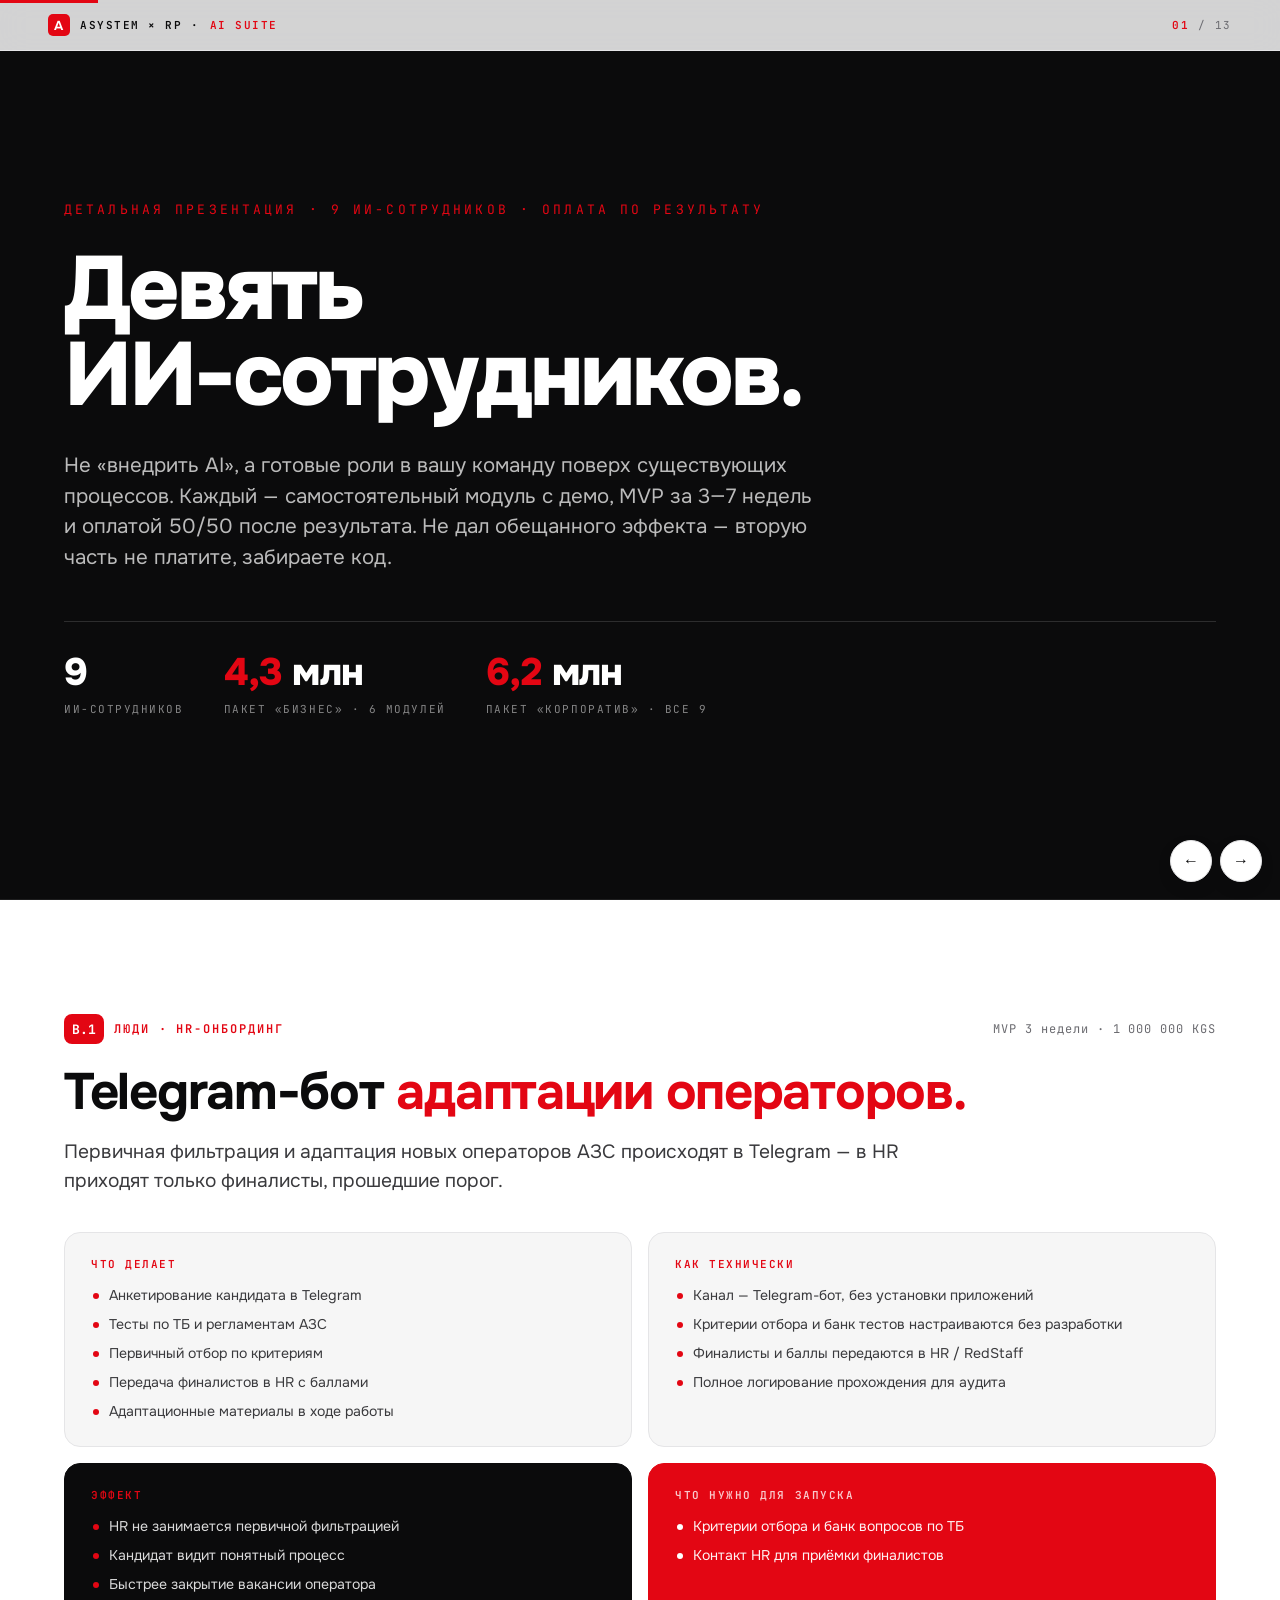
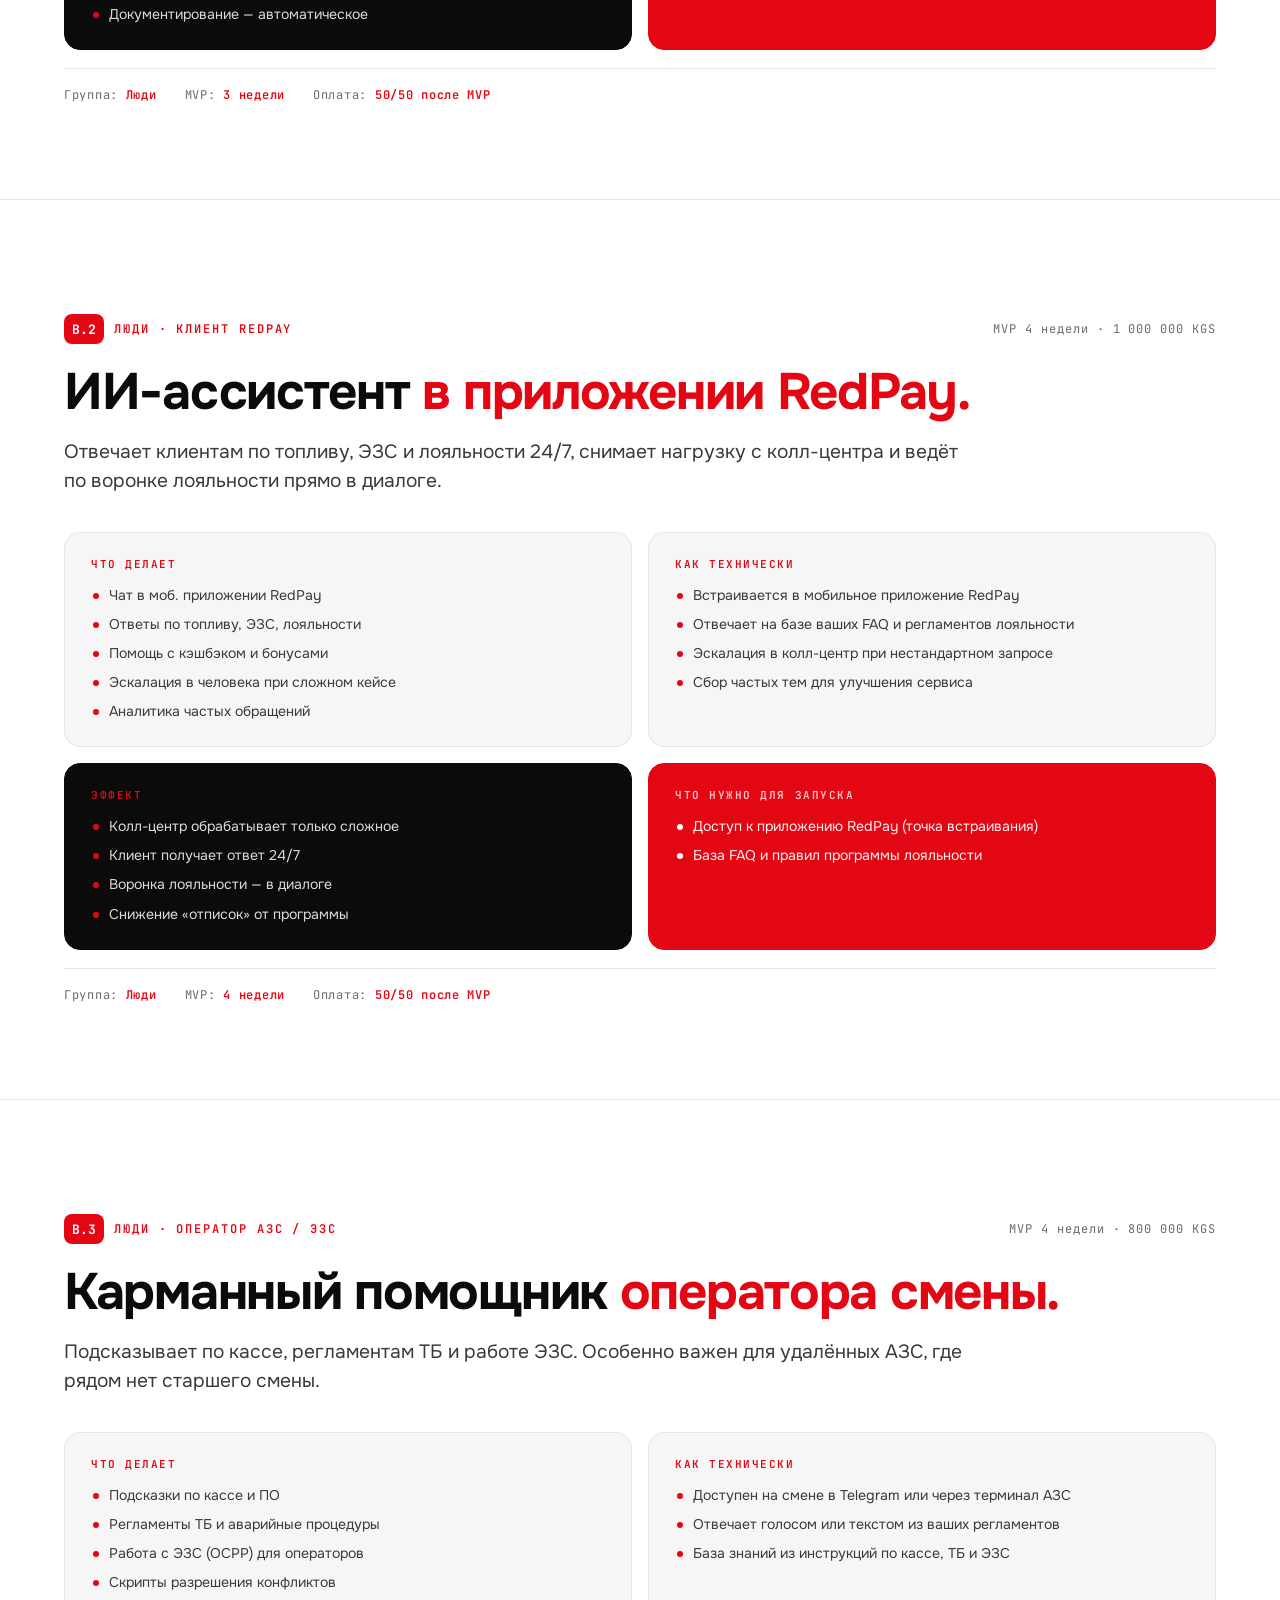
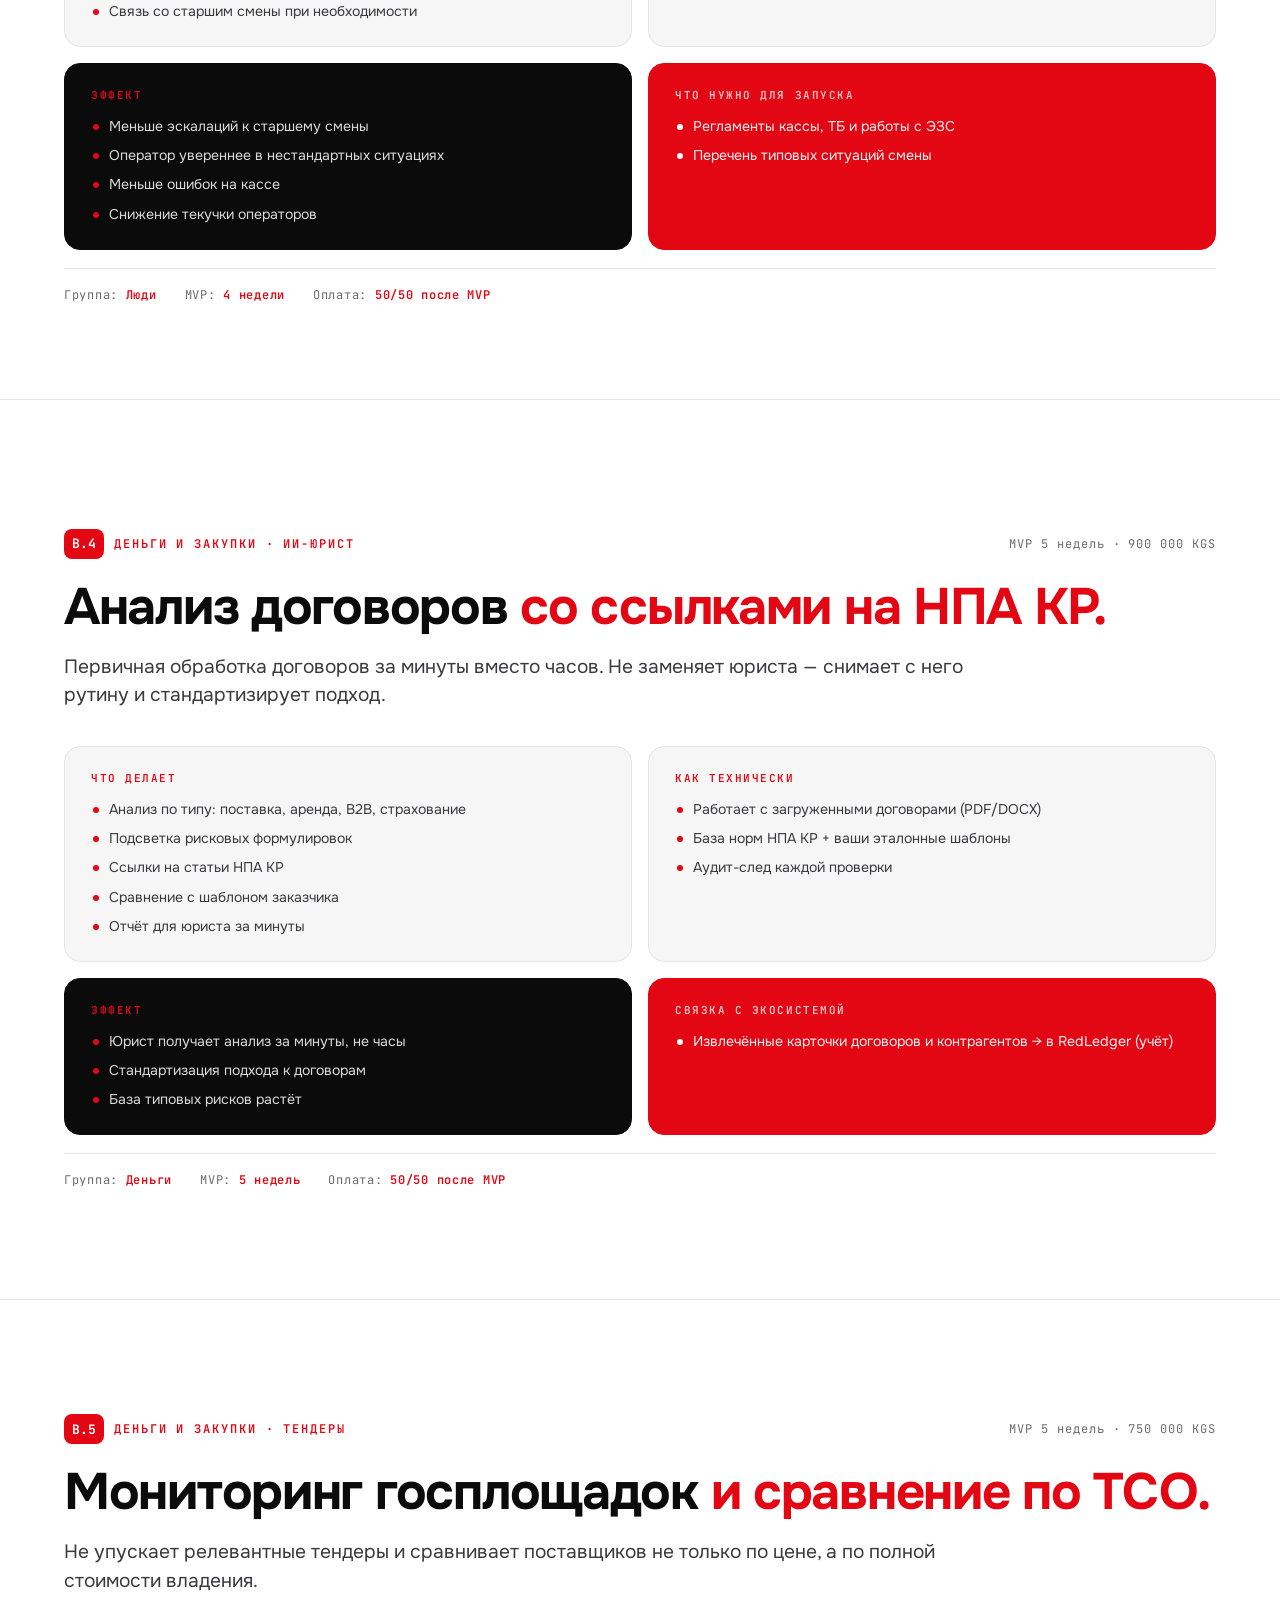
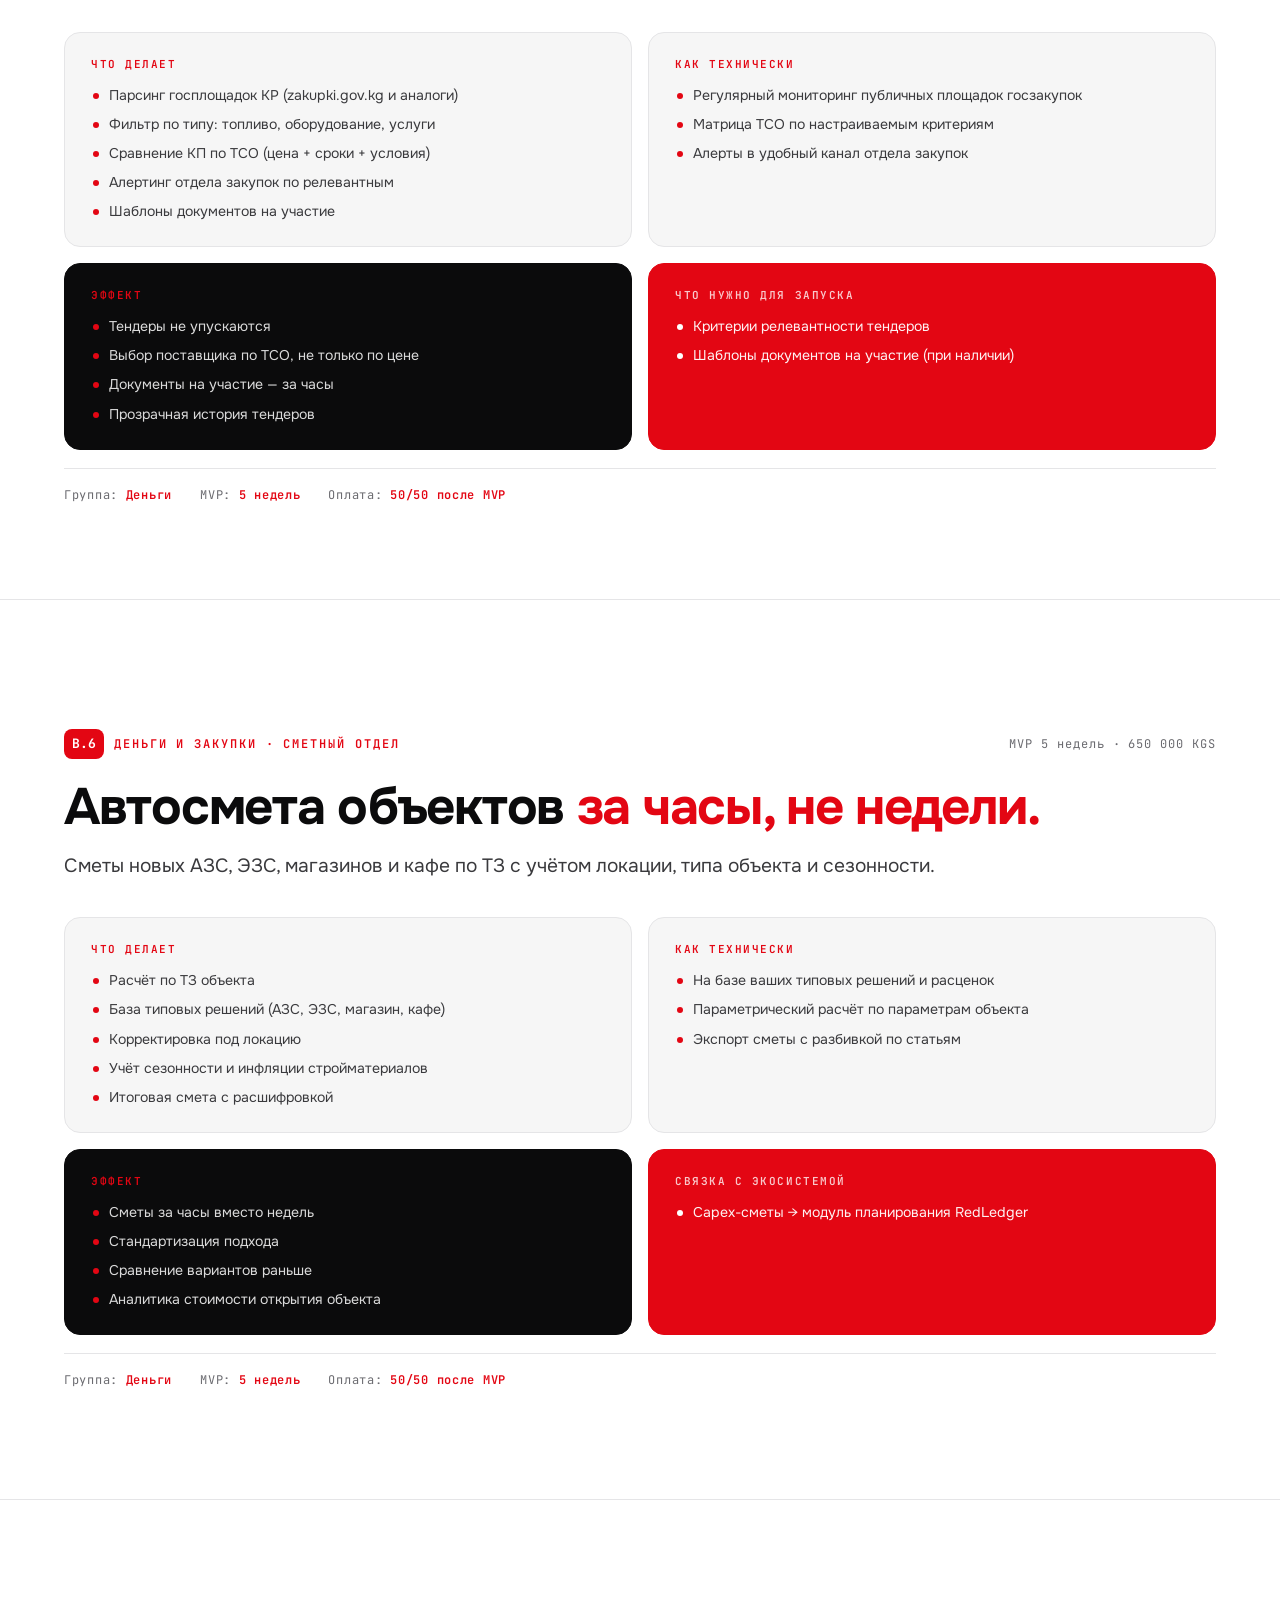
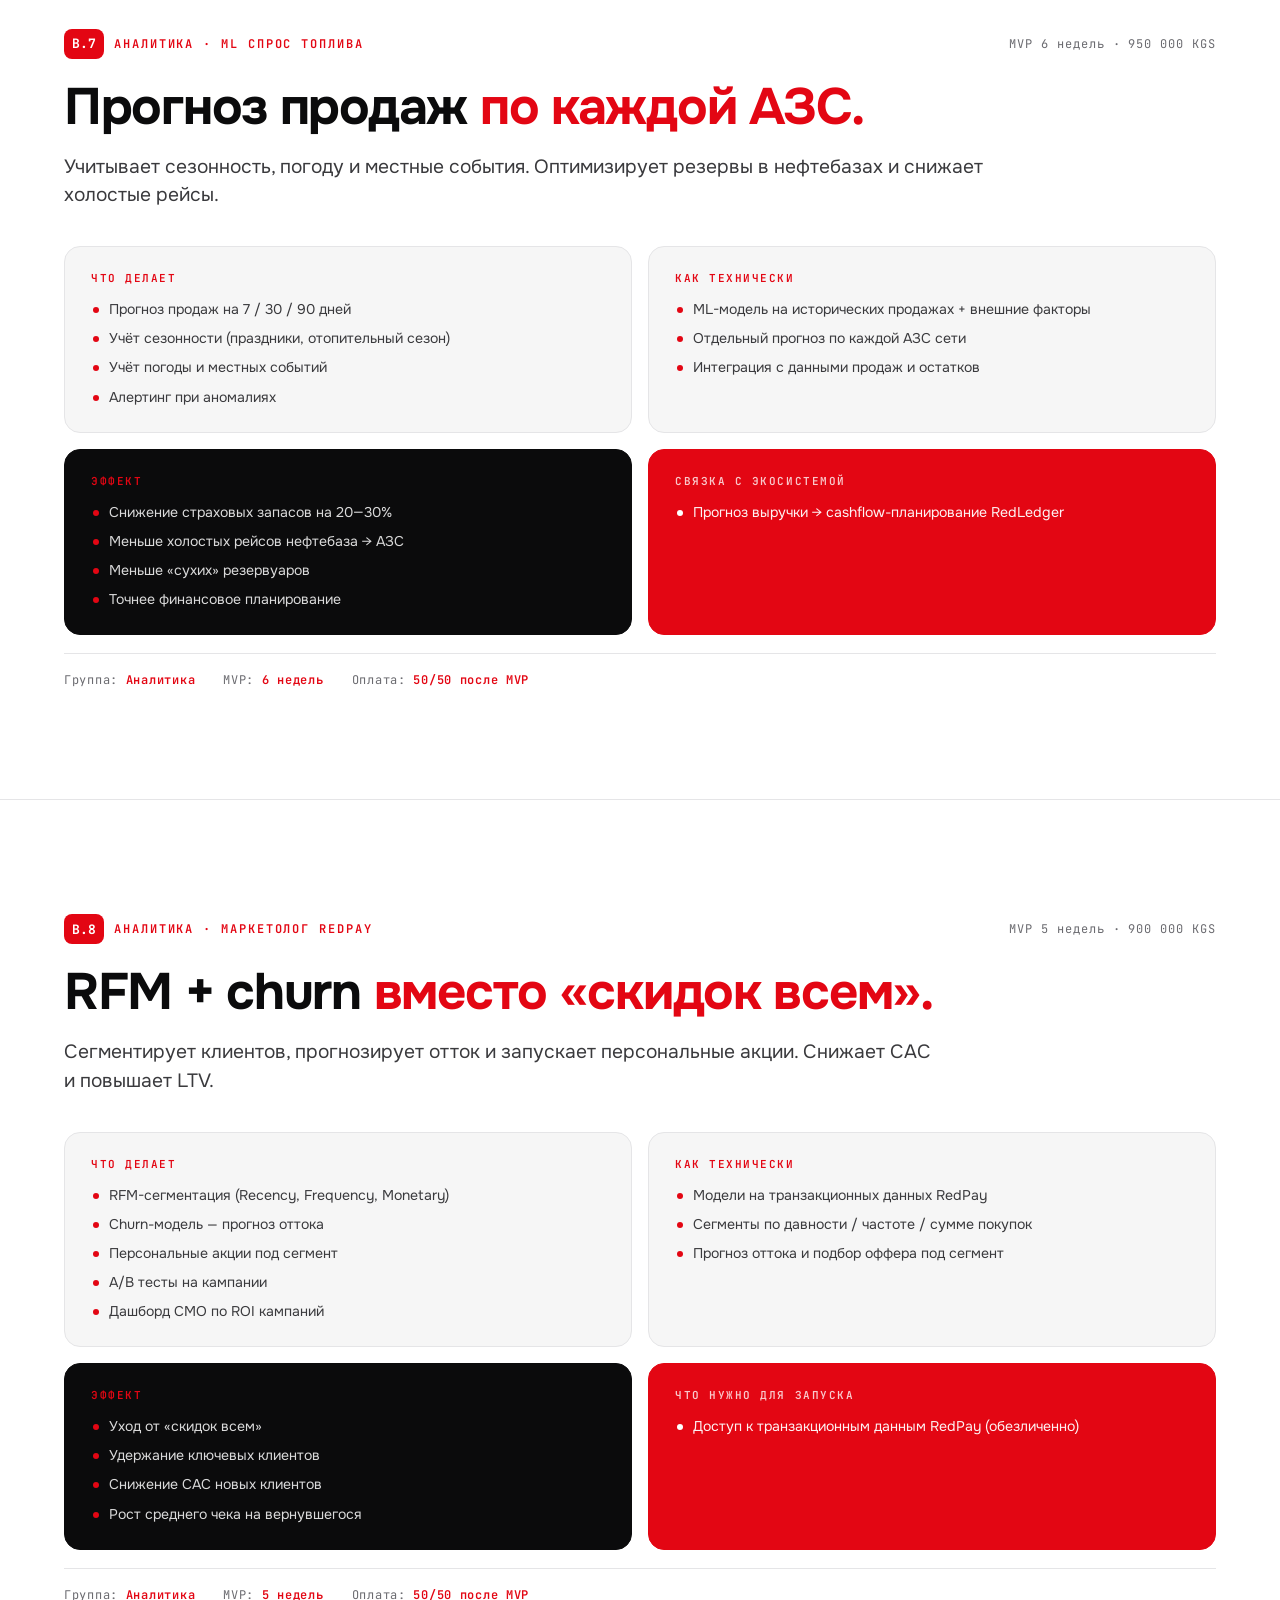
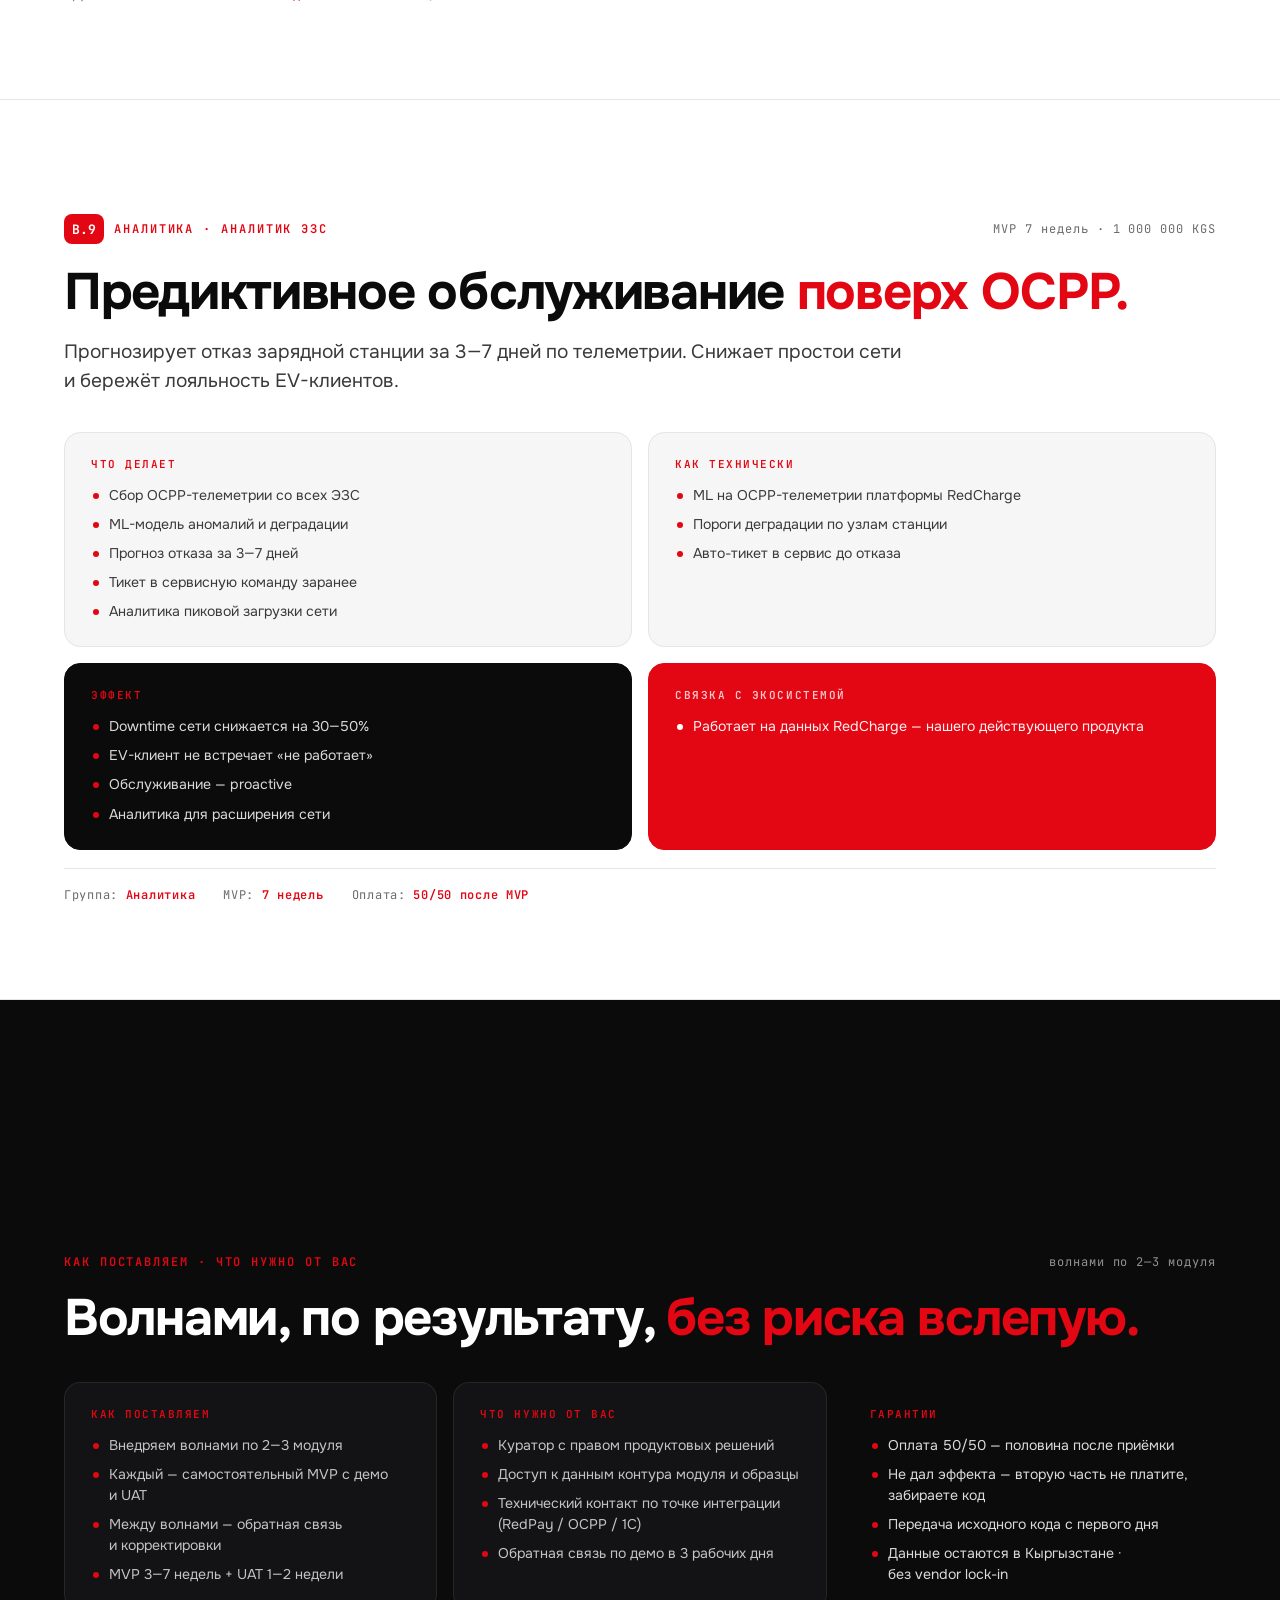
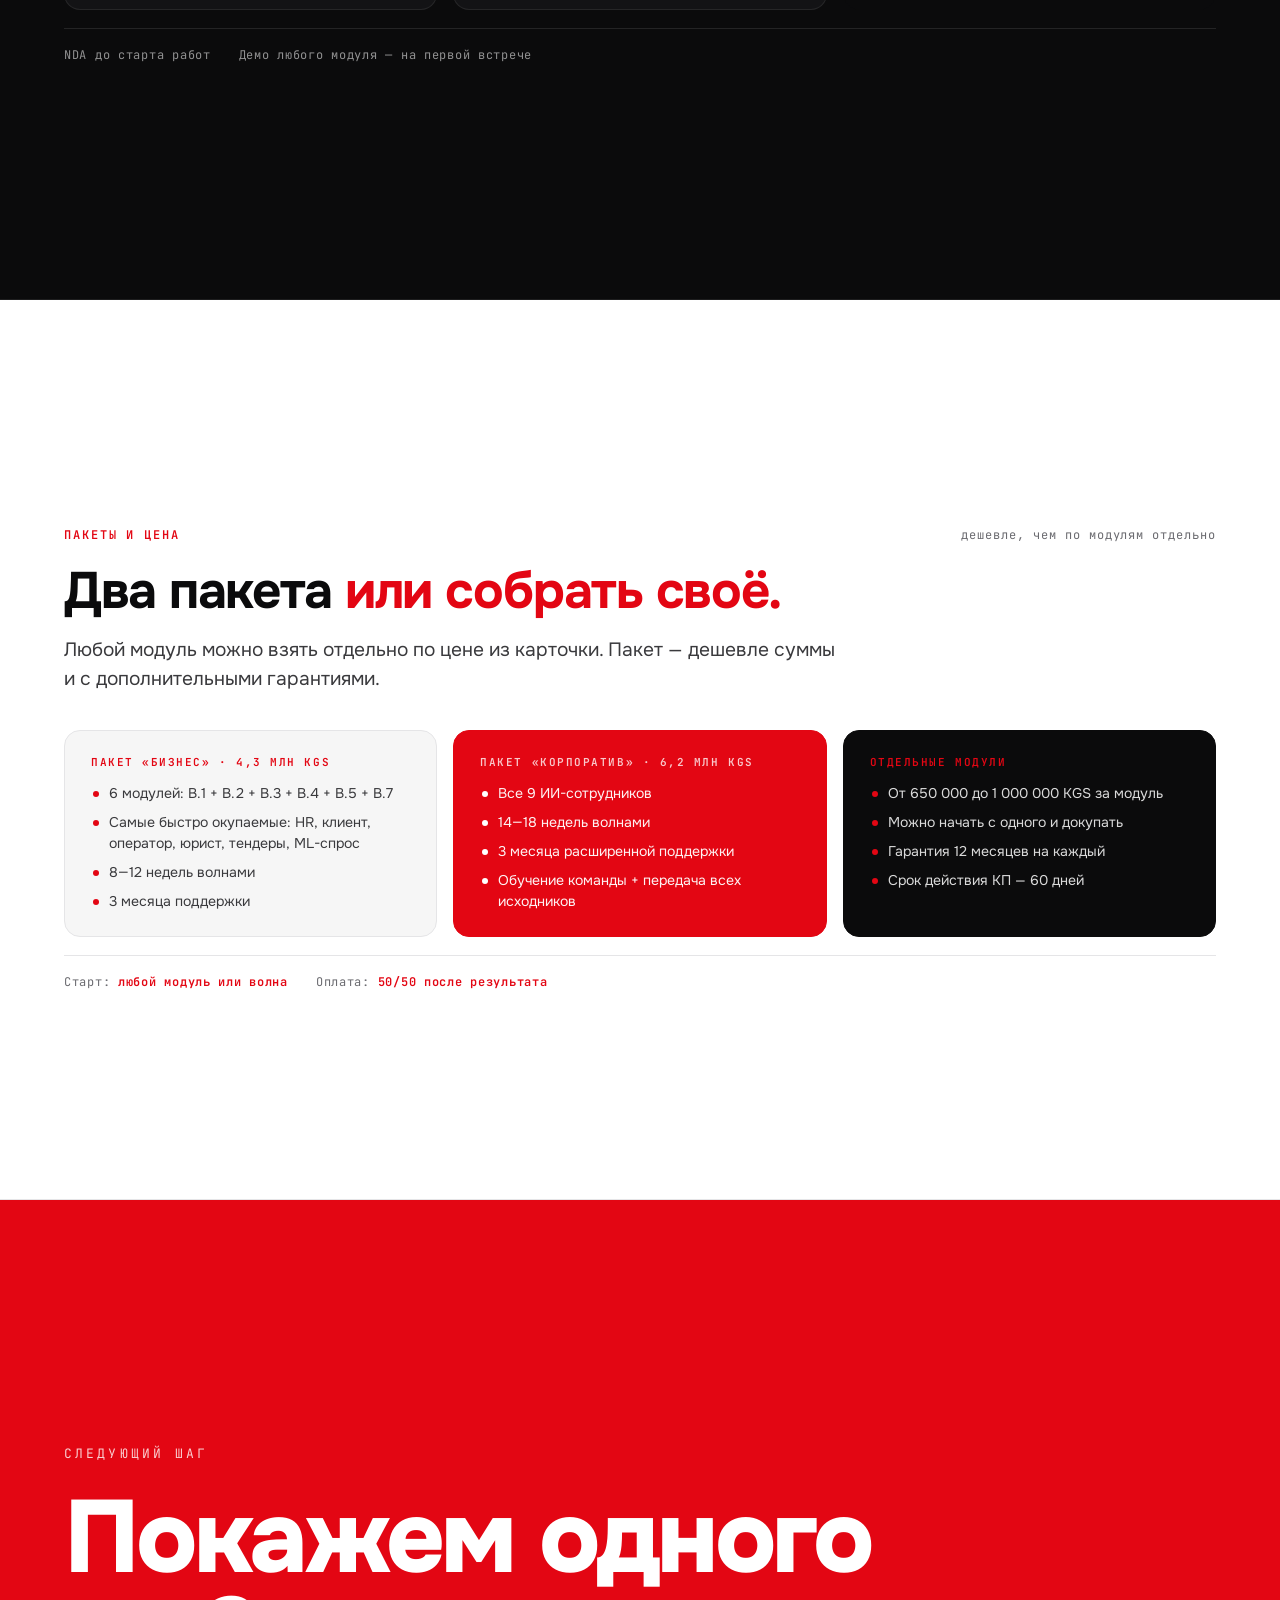
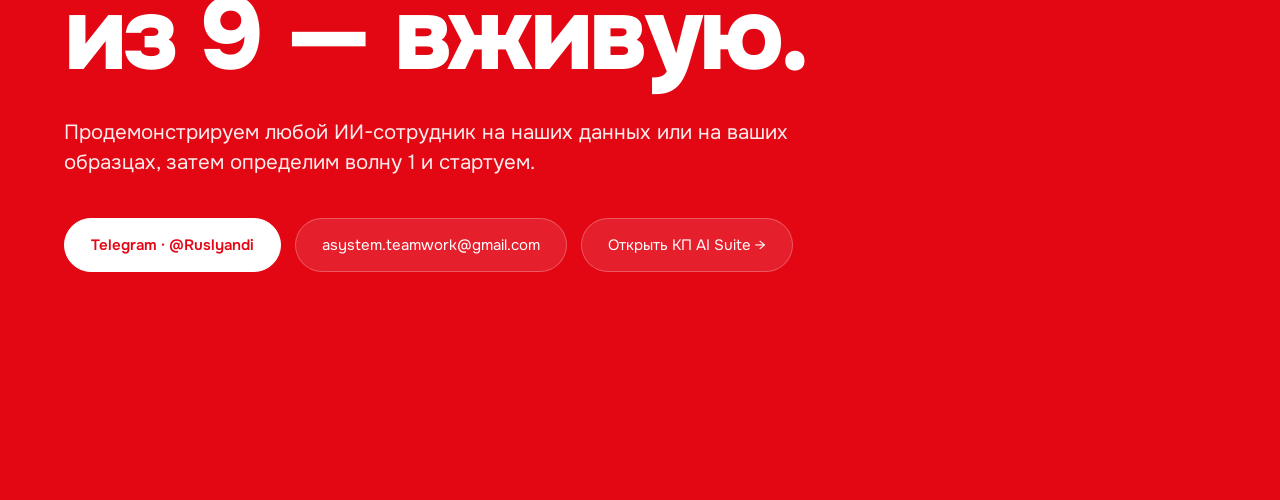
<file: presentations/ai-suite.html>
<!doctype html>
<html lang="ru">
<head>
<meta charset="utf-8">
<title>AI Suite — детальная презентация · 9 ИИ-сотрудников · ASYSTEM × Red Petroleum</title>
<meta name="viewport" content="width=device-width,initial-scale=1">
<link rel="preconnect" href="https://fonts.googleapis.com">
<link rel="preconnect" href="https://fonts.gstatic.com" crossorigin>
<link href="https://fonts.googleapis.com/css2?family=Onest:wght@300;400;500;600;700;800&family=JetBrains+Mono:wght@400;500;600&display=swap" rel="stylesheet">
<link rel="stylesheet" href="deck.css?v=2">
<meta name="robots" content="noindex, nofollow, noarchive">
</head>
<body>

<div class="deck-progress"></div>
<div class="deck-bar">
  <span class="brand"><span class="mk">A</span> ASYSTEM × RP · <span class="prod">AI Suite</span></span>
  <span class="count"><span class="cur">01</span> / <span class="tot">13</span></span>
</div>

<!-- 01 — COVER -->
<section class="slide dark cover">
  <div class="slide-inner">
    <div class="cover-eyebrow">Детальная презентация · 9 ИИ-сотрудников · оплата по результату</div>
    <h1 class="cover-h1">Девять<br><em>ИИ-сотрудников.</em></h1>
    <p class="cover-sub">Не&nbsp;«внедрить AI», а&nbsp;готовые роли в&nbsp;вашу команду поверх существующих процессов. Каждый — самостоятельный модуль с&nbsp;демо, MVP за&nbsp;3—7 недель и&nbsp;оплатой 50/50 после&nbsp;результата. Не&nbsp;дал обещанного эффекта — вторую часть не&nbsp;платите, забираете код.</p>
    <div class="cover-facts">
      <div class="cover-fact"><div class="v">9</div><div class="l">ИИ-сотрудников</div></div>
      <div class="cover-fact"><div class="v"><em>4,3</em> млн</div><div class="l">пакет «Бизнес» · 6 модулей</div></div>
      <div class="cover-fact"><div class="v"><em>6,2</em> млн</div><div class="l">пакет «Корпоратив» · все 9</div></div>
    </div>
  </div>
</section>

<!-- 02 — B.1 -->
<section class="slide">
  <div class="slide-inner">
    <div class="slide-top">
      <span class="kicker"><span class="bn">B.1</span> Люди · HR-онбординг</span>
      <span class="slide-meta">MVP 3 недели · 1 000 000 KGS</span>
    </div>
    <h2 class="slide-title">Telegram-бот <em>адаптации операторов.</em></h2>
    <p class="slide-lead">Первичная фильтрация и&nbsp;адаптация новых операторов АЗС происходят в&nbsp;Telegram — в&nbsp;HR приходят только финалисты, прошедшие порог.</p>
    <div class="slide-grid">
      <div class="panel">
        <div class="ph">Что делает</div>
        <ul>
          <li>Анкетирование кандидата в&nbsp;Telegram</li>
          <li>Тесты по&nbsp;ТБ и&nbsp;регламентам АЗС</li>
          <li>Первичный отбор по&nbsp;критериям</li>
          <li>Передача финалистов в&nbsp;HR с&nbsp;баллами</li>
          <li>Адаптационные материалы в&nbsp;ходе работы</li>
        </ul>
      </div>
      <div class="panel">
        <div class="ph">Как технически</div>
        <ul>
          <li>Канал — Telegram-бот, без&nbsp;установки приложений</li>
          <li>Критерии отбора и&nbsp;банк тестов настраиваются без&nbsp;разработки</li>
          <li>Финалисты и&nbsp;баллы передаются в&nbsp;HR / RedStaff</li>
          <li>Полное логирование прохождения для&nbsp;аудита</li>
        </ul>
      </div>
      <div class="panel outcome">
        <div class="ph">Эффект</div>
        <ul>
          <li>HR не&nbsp;занимается первичной фильтрацией</li>
          <li>Кандидат видит понятный процесс</li>
          <li>Быстрее закрытие вакансии оператора</li>
          <li>Документирование — автоматическое</li>
        </ul>
      </div>
      <div class="panel accent">
        <div class="ph">Что нужно для запуска</div>
        <ul>
          <li>Критерии отбора и&nbsp;банк вопросов по&nbsp;ТБ</li>
          <li>Контакт HR для&nbsp;приёмки финалистов</li>
        </ul>
      </div>
    </div>
    <div class="result-strip"><span>Группа: <b>Люди</b></span><span>MVP: <b>3 недели</b></span><span>Оплата: <b>50/50 после MVP</b></span></div>
  </div>
</section>

<!-- 03 — B.2 -->
<section class="slide">
  <div class="slide-inner">
    <div class="slide-top">
      <span class="kicker"><span class="bn">B.2</span> Люди · Клиент RedPay</span>
      <span class="slide-meta">MVP 4 недели · 1 000 000 KGS</span>
    </div>
    <h2 class="slide-title">ИИ-ассистент <em>в приложении RedPay.</em></h2>
    <p class="slide-lead">Отвечает клиентам по&nbsp;топливу, ЭЗС и&nbsp;лояльности 24/7, снимает нагрузку с&nbsp;колл-центра и&nbsp;ведёт по&nbsp;воронке лояльности прямо в&nbsp;диалоге.</p>
    <div class="slide-grid">
      <div class="panel">
        <div class="ph">Что делает</div>
        <ul>
          <li>Чат в&nbsp;моб. приложении RedPay</li>
          <li>Ответы по&nbsp;топливу, ЭЗС, лояльности</li>
          <li>Помощь с&nbsp;кэшбэком и&nbsp;бонусами</li>
          <li>Эскалация в&nbsp;человека при&nbsp;сложном кейсе</li>
          <li>Аналитика частых обращений</li>
        </ul>
      </div>
      <div class="panel">
        <div class="ph">Как технически</div>
        <ul>
          <li>Встраивается в&nbsp;мобильное приложение RedPay</li>
          <li>Отвечает на&nbsp;базе ваших FAQ и&nbsp;регламентов лояльности</li>
          <li>Эскалация в&nbsp;колл-центр при&nbsp;нестандартном запросе</li>
          <li>Сбор частых тем для&nbsp;улучшения сервиса</li>
        </ul>
      </div>
      <div class="panel outcome">
        <div class="ph">Эффект</div>
        <ul>
          <li>Колл-центр обрабатывает только сложное</li>
          <li>Клиент получает ответ 24/7</li>
          <li>Воронка лояльности — в&nbsp;диалоге</li>
          <li>Снижение «отписок» от&nbsp;программы</li>
        </ul>
      </div>
      <div class="panel accent">
        <div class="ph">Что нужно для запуска</div>
        <ul>
          <li>Доступ к&nbsp;приложению RedPay (точка встраивания)</li>
          <li>База FAQ и&nbsp;правил программы лояльности</li>
        </ul>
      </div>
    </div>
    <div class="result-strip"><span>Группа: <b>Люди</b></span><span>MVP: <b>4 недели</b></span><span>Оплата: <b>50/50 после MVP</b></span></div>
  </div>
</section>

<!-- 04 — B.3 -->
<section class="slide">
  <div class="slide-inner">
    <div class="slide-top">
      <span class="kicker"><span class="bn">B.3</span> Люди · Оператор АЗС / ЭЗС</span>
      <span class="slide-meta">MVP 4 недели · 800 000 KGS</span>
    </div>
    <h2 class="slide-title">Карманный помощник <em>оператора смены.</em></h2>
    <p class="slide-lead">Подсказывает по&nbsp;кассе, регламентам ТБ и&nbsp;работе ЭЗС. Особенно важен для&nbsp;удалённых АЗС, где рядом нет&nbsp;старшего смены.</p>
    <div class="slide-grid">
      <div class="panel">
        <div class="ph">Что делает</div>
        <ul>
          <li>Подсказки по&nbsp;кассе и&nbsp;ПО</li>
          <li>Регламенты ТБ и&nbsp;аварийные процедуры</li>
          <li>Работа с&nbsp;ЭЗС (OCPP) для&nbsp;операторов</li>
          <li>Скрипты разрешения конфликтов</li>
          <li>Связь со&nbsp;старшим смены при&nbsp;необходимости</li>
        </ul>
      </div>
      <div class="panel">
        <div class="ph">Как технически</div>
        <ul>
          <li>Доступен на&nbsp;смене в&nbsp;Telegram или&nbsp;через терминал АЗС</li>
          <li>Отвечает голосом или&nbsp;текстом из&nbsp;ваших регламентов</li>
          <li>База знаний из&nbsp;инструкций по&nbsp;кассе, ТБ и&nbsp;ЭЗС</li>
        </ul>
      </div>
      <div class="panel outcome">
        <div class="ph">Эффект</div>
        <ul>
          <li>Меньше эскалаций к&nbsp;старшему смены</li>
          <li>Оператор увереннее в&nbsp;нестандартных ситуациях</li>
          <li>Меньше ошибок на&nbsp;кассе</li>
          <li>Снижение текучки операторов</li>
        </ul>
      </div>
      <div class="panel accent">
        <div class="ph">Что нужно для запуска</div>
        <ul>
          <li>Регламенты кассы, ТБ и&nbsp;работы с&nbsp;ЭЗС</li>
          <li>Перечень типовых ситуаций смены</li>
        </ul>
      </div>
    </div>
    <div class="result-strip"><span>Группа: <b>Люди</b></span><span>MVP: <b>4 недели</b></span><span>Оплата: <b>50/50 после MVP</b></span></div>
  </div>
</section>

<!-- 05 — B.4 -->
<section class="slide">
  <div class="slide-inner">
    <div class="slide-top">
      <span class="kicker"><span class="bn">B.4</span> Деньги и закупки · ИИ-юрист</span>
      <span class="slide-meta">MVP 5 недель · 900 000 KGS</span>
    </div>
    <h2 class="slide-title">Анализ договоров <em>со ссылками на НПА КР.</em></h2>
    <p class="slide-lead">Первичная обработка договоров за&nbsp;минуты вместо&nbsp;часов. Не&nbsp;заменяет юриста — снимает с&nbsp;него рутину и&nbsp;стандартизирует подход.</p>
    <div class="slide-grid">
      <div class="panel">
        <div class="ph">Что делает</div>
        <ul>
          <li>Анализ по&nbsp;типу: поставка, аренда, B2B, страхование</li>
          <li>Подсветка рисковых формулировок</li>
          <li>Ссылки на&nbsp;статьи НПА&nbsp;КР</li>
          <li>Сравнение с&nbsp;шаблоном заказчика</li>
          <li>Отчёт для&nbsp;юриста за&nbsp;минуты</li>
        </ul>
      </div>
      <div class="panel">
        <div class="ph">Как технически</div>
        <ul>
          <li>Работает с&nbsp;загруженными договорами (PDF/DOCX)</li>
          <li>База норм НПА&nbsp;КР + ваши эталонные шаблоны</li>
          <li>Аудит-след каждой проверки</li>
        </ul>
      </div>
      <div class="panel outcome">
        <div class="ph">Эффект</div>
        <ul>
          <li>Юрист получает анализ за&nbsp;минуты, не&nbsp;часы</li>
          <li>Стандартизация подхода к&nbsp;договорам</li>
          <li>База типовых рисков растёт</li>
        </ul>
      </div>
      <div class="panel accent">
        <div class="ph">Связка с экосистемой</div>
        <ul>
          <li>Извлечённые карточки договоров и&nbsp;контрагентов → в&nbsp;RedLedger (учёт)</li>
        </ul>
      </div>
    </div>
    <div class="result-strip"><span>Группа: <b>Деньги</b></span><span>MVP: <b>5 недель</b></span><span>Оплата: <b>50/50 после MVP</b></span></div>
  </div>
</section>

<!-- 06 — B.5 -->
<section class="slide">
  <div class="slide-inner">
    <div class="slide-top">
      <span class="kicker"><span class="bn">B.5</span> Деньги и закупки · Тендеры</span>
      <span class="slide-meta">MVP 5 недель · 750 000 KGS</span>
    </div>
    <h2 class="slide-title">Мониторинг госплощадок <em>и сравнение по TCO.</em></h2>
    <p class="slide-lead">Не&nbsp;упускает релевантные тендеры и&nbsp;сравнивает поставщиков не&nbsp;только по&nbsp;цене, а&nbsp;по&nbsp;полной стоимости владения.</p>
    <div class="slide-grid">
      <div class="panel">
        <div class="ph">Что делает</div>
        <ul>
          <li>Парсинг госплощадок КР (zakupki.gov.kg и&nbsp;аналоги)</li>
          <li>Фильтр по&nbsp;типу: топливо, оборудование, услуги</li>
          <li>Сравнение КП по&nbsp;TCO (цена + сроки + условия)</li>
          <li>Алертинг отдела закупок по&nbsp;релевантным</li>
          <li>Шаблоны документов на&nbsp;участие</li>
        </ul>
      </div>
      <div class="panel">
        <div class="ph">Как технически</div>
        <ul>
          <li>Регулярный мониторинг публичных площадок госзакупок</li>
          <li>Матрица TCO по&nbsp;настраиваемым критериям</li>
          <li>Алерты в&nbsp;удобный канал отдела закупок</li>
        </ul>
      </div>
      <div class="panel outcome">
        <div class="ph">Эффект</div>
        <ul>
          <li>Тендеры не&nbsp;упускаются</li>
          <li>Выбор поставщика по&nbsp;TCO, не&nbsp;только по&nbsp;цене</li>
          <li>Документы на&nbsp;участие — за&nbsp;часы</li>
          <li>Прозрачная история тендеров</li>
        </ul>
      </div>
      <div class="panel accent">
        <div class="ph">Что нужно для запуска</div>
        <ul>
          <li>Критерии релевантности тендеров</li>
          <li>Шаблоны документов на&nbsp;участие (при&nbsp;наличии)</li>
        </ul>
      </div>
    </div>
    <div class="result-strip"><span>Группа: <b>Деньги</b></span><span>MVP: <b>5 недель</b></span><span>Оплата: <b>50/50 после MVP</b></span></div>
  </div>
</section>

<!-- 07 — B.6 -->
<section class="slide">
  <div class="slide-inner">
    <div class="slide-top">
      <span class="kicker"><span class="bn">B.6</span> Деньги и закупки · Сметный отдел</span>
      <span class="slide-meta">MVP 5 недель · 650 000 KGS</span>
    </div>
    <h2 class="slide-title">Автосмета объектов <em>за часы, не недели.</em></h2>
    <p class="slide-lead">Сметы новых АЗС, ЭЗС, магазинов и&nbsp;кафе по&nbsp;ТЗ с&nbsp;учётом локации, типа объекта и&nbsp;сезонности.</p>
    <div class="slide-grid">
      <div class="panel">
        <div class="ph">Что делает</div>
        <ul>
          <li>Расчёт по&nbsp;ТЗ объекта</li>
          <li>База типовых решений (АЗС, ЭЗС, магазин, кафе)</li>
          <li>Корректировка под&nbsp;локацию</li>
          <li>Учёт сезонности и&nbsp;инфляции стройматериалов</li>
          <li>Итоговая смета с&nbsp;расшифровкой</li>
        </ul>
      </div>
      <div class="panel">
        <div class="ph">Как технически</div>
        <ul>
          <li>На&nbsp;базе ваших типовых решений и&nbsp;расценок</li>
          <li>Параметрический расчёт по&nbsp;параметрам объекта</li>
          <li>Экспорт сметы с&nbsp;разбивкой по&nbsp;статьям</li>
        </ul>
      </div>
      <div class="panel outcome">
        <div class="ph">Эффект</div>
        <ul>
          <li>Сметы за&nbsp;часы вместо&nbsp;недель</li>
          <li>Стандартизация подхода</li>
          <li>Сравнение вариантов раньше</li>
          <li>Аналитика стоимости открытия объекта</li>
        </ul>
      </div>
      <div class="panel accent">
        <div class="ph">Связка с экосистемой</div>
        <ul>
          <li>Capex-сметы → модуль планирования RedLedger</li>
        </ul>
      </div>
    </div>
    <div class="result-strip"><span>Группа: <b>Деньги</b></span><span>MVP: <b>5 недель</b></span><span>Оплата: <b>50/50 после MVP</b></span></div>
  </div>
</section>

<!-- 08 — B.7 -->
<section class="slide">
  <div class="slide-inner">
    <div class="slide-top">
      <span class="kicker"><span class="bn">B.7</span> Аналитика · ML спрос топлива</span>
      <span class="slide-meta">MVP 6 недель · 950 000 KGS</span>
    </div>
    <h2 class="slide-title">Прогноз продаж <em>по каждой АЗС.</em></h2>
    <p class="slide-lead">Учитывает сезонность, погоду и&nbsp;местные события. Оптимизирует резервы в&nbsp;нефтебазах и&nbsp;снижает холостые рейсы.</p>
    <div class="slide-grid">
      <div class="panel">
        <div class="ph">Что делает</div>
        <ul>
          <li>Прогноз продаж на&nbsp;7 / 30 / 90 дней</li>
          <li>Учёт сезонности (праздники, отопительный сезон)</li>
          <li>Учёт погоды и&nbsp;местных событий</li>
          <li>Алертинг при&nbsp;аномалиях</li>
        </ul>
      </div>
      <div class="panel">
        <div class="ph">Как технически</div>
        <ul>
          <li>ML-модель на&nbsp;исторических продажах + внешние факторы</li>
          <li>Отдельный прогноз по&nbsp;каждой АЗС сети</li>
          <li>Интеграция с&nbsp;данными продаж и&nbsp;остатков</li>
        </ul>
      </div>
      <div class="panel outcome">
        <div class="ph">Эффект</div>
        <ul>
          <li>Снижение страховых запасов на&nbsp;20—30%</li>
          <li>Меньше холостых рейсов нефтебаза → АЗС</li>
          <li>Меньше «сухих» резервуаров</li>
          <li>Точнее финансовое планирование</li>
        </ul>
      </div>
      <div class="panel accent">
        <div class="ph">Связка с экосистемой</div>
        <ul>
          <li>Прогноз выручки → cashflow-планирование RedLedger</li>
        </ul>
      </div>
    </div>
    <div class="result-strip"><span>Группа: <b>Аналитика</b></span><span>MVP: <b>6 недель</b></span><span>Оплата: <b>50/50 после MVP</b></span></div>
  </div>
</section>

<!-- 09 — B.8 -->
<section class="slide">
  <div class="slide-inner">
    <div class="slide-top">
      <span class="kicker"><span class="bn">B.8</span> Аналитика · Маркетолог RedPay</span>
      <span class="slide-meta">MVP 5 недель · 900 000 KGS</span>
    </div>
    <h2 class="slide-title">RFM + churn <em>вместо «скидок всем».</em></h2>
    <p class="slide-lead">Сегментирует клиентов, прогнозирует отток и&nbsp;запускает персональные акции. Снижает CAC и&nbsp;повышает LTV.</p>
    <div class="slide-grid">
      <div class="panel">
        <div class="ph">Что делает</div>
        <ul>
          <li>RFM-сегментация (Recency, Frequency, Monetary)</li>
          <li>Churn-модель — прогноз оттока</li>
          <li>Персональные акции под&nbsp;сегмент</li>
          <li>A/B тесты на&nbsp;кампании</li>
          <li>Дашборд CMO по&nbsp;ROI кампаний</li>
        </ul>
      </div>
      <div class="panel">
        <div class="ph">Как технически</div>
        <ul>
          <li>Модели на&nbsp;транзакционных данных RedPay</li>
          <li>Сегменты по&nbsp;давности / частоте / сумме покупок</li>
          <li>Прогноз оттока и&nbsp;подбор оффера под&nbsp;сегмент</li>
        </ul>
      </div>
      <div class="panel outcome">
        <div class="ph">Эффект</div>
        <ul>
          <li>Уход от&nbsp;«скидок всем»</li>
          <li>Удержание ключевых клиентов</li>
          <li>Снижение CAC новых клиентов</li>
          <li>Рост среднего чека на&nbsp;вернувшегося</li>
        </ul>
      </div>
      <div class="panel accent">
        <div class="ph">Что нужно для запуска</div>
        <ul>
          <li>Доступ к&nbsp;транзакционным данным RedPay (обезличенно)</li>
        </ul>
      </div>
    </div>
    <div class="result-strip"><span>Группа: <b>Аналитика</b></span><span>MVP: <b>5 недель</b></span><span>Оплата: <b>50/50 после MVP</b></span></div>
  </div>
</section>

<!-- 10 — B.9 -->
<section class="slide">
  <div class="slide-inner">
    <div class="slide-top">
      <span class="kicker"><span class="bn">B.9</span> Аналитика · Аналитик ЭЗС</span>
      <span class="slide-meta">MVP 7 недель · 1 000 000 KGS</span>
    </div>
    <h2 class="slide-title">Предиктивное обслуживание <em>поверх OCPP.</em></h2>
    <p class="slide-lead">Прогнозирует отказ зарядной станции за&nbsp;3—7 дней по&nbsp;телеметрии. Снижает простои сети и&nbsp;бережёт лояльность EV-клиентов.</p>
    <div class="slide-grid">
      <div class="panel">
        <div class="ph">Что делает</div>
        <ul>
          <li>Сбор OCPP-телеметрии со&nbsp;всех ЭЗС</li>
          <li>ML-модель аномалий и&nbsp;деградации</li>
          <li>Прогноз отказа за&nbsp;3—7 дней</li>
          <li>Тикет в&nbsp;сервисную команду заранее</li>
          <li>Аналитика пиковой загрузки сети</li>
        </ul>
      </div>
      <div class="panel">
        <div class="ph">Как технически</div>
        <ul>
          <li>ML на&nbsp;OCPP-телеметрии платформы RedCharge</li>
          <li>Пороги деградации по&nbsp;узлам станции</li>
          <li>Авто-тикет в&nbsp;сервис до&nbsp;отказа</li>
        </ul>
      </div>
      <div class="panel outcome">
        <div class="ph">Эффект</div>
        <ul>
          <li>Downtime сети снижается на&nbsp;30—50%</li>
          <li>EV-клиент не&nbsp;встречает «не&nbsp;работает»</li>
          <li>Обслуживание — proactive</li>
          <li>Аналитика для&nbsp;расширения сети</li>
        </ul>
      </div>
      <div class="panel accent">
        <div class="ph">Связка с экосистемой</div>
        <ul>
          <li>Работает на&nbsp;данных RedCharge — нашего действующего продукта</li>
        </ul>
      </div>
    </div>
    <div class="result-strip"><span>Группа: <b>Аналитика</b></span><span>MVP: <b>7 недель</b></span><span>Оплата: <b>50/50 после MVP</b></span></div>
  </div>
</section>

<!-- 11 — КАК ПОСТАВЛЯЕМ + ЧТО НУЖНО -->
<section class="slide dark">
  <div class="slide-inner">
    <div class="slide-top">
      <span class="kicker">Как поставляем · что нужно от вас</span>
      <span class="slide-meta">волнами по 2—3 модуля</span>
    </div>
    <h2 class="slide-title">Волнами, по результату, <em>без риска вслепую.</em></h2>
    <div class="slide-grid cols-3">
      <div class="panel">
        <div class="ph">Как поставляем</div>
        <ul>
          <li>Внедряем волнами по&nbsp;2—3 модуля</li>
          <li>Каждый — самостоятельный MVP с&nbsp;демо и&nbsp;UAT</li>
          <li>Между волнами — обратная связь и&nbsp;корректировки</li>
          <li>MVP 3—7 недель + UAT 1—2 недели</li>
        </ul>
      </div>
      <div class="panel">
        <div class="ph">Что нужно от вас</div>
        <ul>
          <li>Куратор с&nbsp;правом продуктовых решений</li>
          <li>Доступ к&nbsp;данным контура модуля и&nbsp;образцы</li>
          <li>Технический контакт по&nbsp;точке интеграции (RedPay / OCPP / 1С)</li>
          <li>Обратная связь по&nbsp;демо в&nbsp;3 рабочих дня</li>
        </ul>
      </div>
      <div class="panel outcome">
        <div class="ph">Гарантии</div>
        <ul>
          <li>Оплата 50/50 — половина после&nbsp;приёмки</li>
          <li>Не&nbsp;дал эффекта — вторую часть не&nbsp;платите, забираете код</li>
          <li>Передача исходного кода с&nbsp;первого дня</li>
          <li>Данные остаются в&nbsp;Кыргызстане · без&nbsp;vendor lock-in</li>
        </ul>
      </div>
    </div>
    <div class="result-strip"><span>NDA до&nbsp;старта работ</span><span>Демо любого модуля — на&nbsp;первой встрече</span></div>
  </div>
</section>

<!-- 12 — ПАКЕТЫ -->
<section class="slide">
  <div class="slide-inner">
    <div class="slide-top">
      <span class="kicker">Пакеты и цена</span>
      <span class="slide-meta">дешевле, чем по модулям отдельно</span>
    </div>
    <h2 class="slide-title">Два пакета <em>или собрать своё.</em></h2>
    <p class="slide-lead">Любой модуль можно взять отдельно по&nbsp;цене из&nbsp;карточки. Пакет — дешевле суммы и&nbsp;с&nbsp;дополнительными гарантиями.</p>
    <div class="slide-grid cols-3">
      <div class="panel">
        <div class="ph">Пакет «Бизнес» · 4,3 млн KGS</div>
        <ul>
          <li>6 модулей: B.1 + B.2 + B.3 + B.4 + B.5 + B.7</li>
          <li>Самые быстро окупаемые: HR, клиент, оператор, юрист, тендеры, ML-спрос</li>
          <li>8—12 недель волнами</li>
          <li>3 месяца поддержки</li>
        </ul>
      </div>
      <div class="panel accent">
        <div class="ph">Пакет «Корпоратив» · 6,2 млн KGS</div>
        <ul>
          <li>Все 9 ИИ-сотрудников</li>
          <li>14—18 недель волнами</li>
          <li>3 месяца расширенной поддержки</li>
          <li>Обучение команды + передача всех исходников</li>
        </ul>
      </div>
      <div class="panel outcome">
        <div class="ph">Отдельные модули</div>
        <ul>
          <li>От&nbsp;650 000 до&nbsp;1 000 000 KGS за&nbsp;модуль</li>
          <li>Можно начать с&nbsp;одного и&nbsp;докупать</li>
          <li>Гарантия 12 месяцев на&nbsp;каждый</li>
          <li>Срок действия КП — 60 дней</li>
        </ul>
      </div>
    </div>
    <div class="result-strip"><span>Старт: <b>любой модуль или волна</b></span><span>Оплата: <b>50/50 после результата</b></span></div>
  </div>
</section>

<!-- 13 — CTA -->
<section class="slide red">
  <div class="slide-inner">
    <div class="cover-eyebrow" style="color:rgba(255,255,255,0.8)">Следующий шаг</div>
    <div class="big-figure">Покажем одного<br><em>из 9 — вживую.</em></div>
    <p class="cover-sub" style="color:rgba(255,255,255,0.92)">Продемонстрируем любой ИИ-сотрудник на&nbsp;наших данных или&nbsp;на&nbsp;ваших образцах, затем определим волну&nbsp;1 и&nbsp;стартуем.</p>
    <div class="deck-contacts">
      <a class="primary" href="https://t.me/Ruslyandi">Telegram · @Ruslyandi</a>
      <a href="mailto:asystem.teamwork@gmail.com">asystem.teamwork@gmail.com</a>
      <a href="../ai-suite/">Открыть КП AI Suite →</a>
    </div>
  </div>
</section>

<div class="deck-nav">
  <button class="prev" aria-label="Назад">←</button>
  <button class="next" aria-label="Вперёд">→</button>
</div>
<script src="deck.js?v=2"></script>
</body>
</html>
</file>
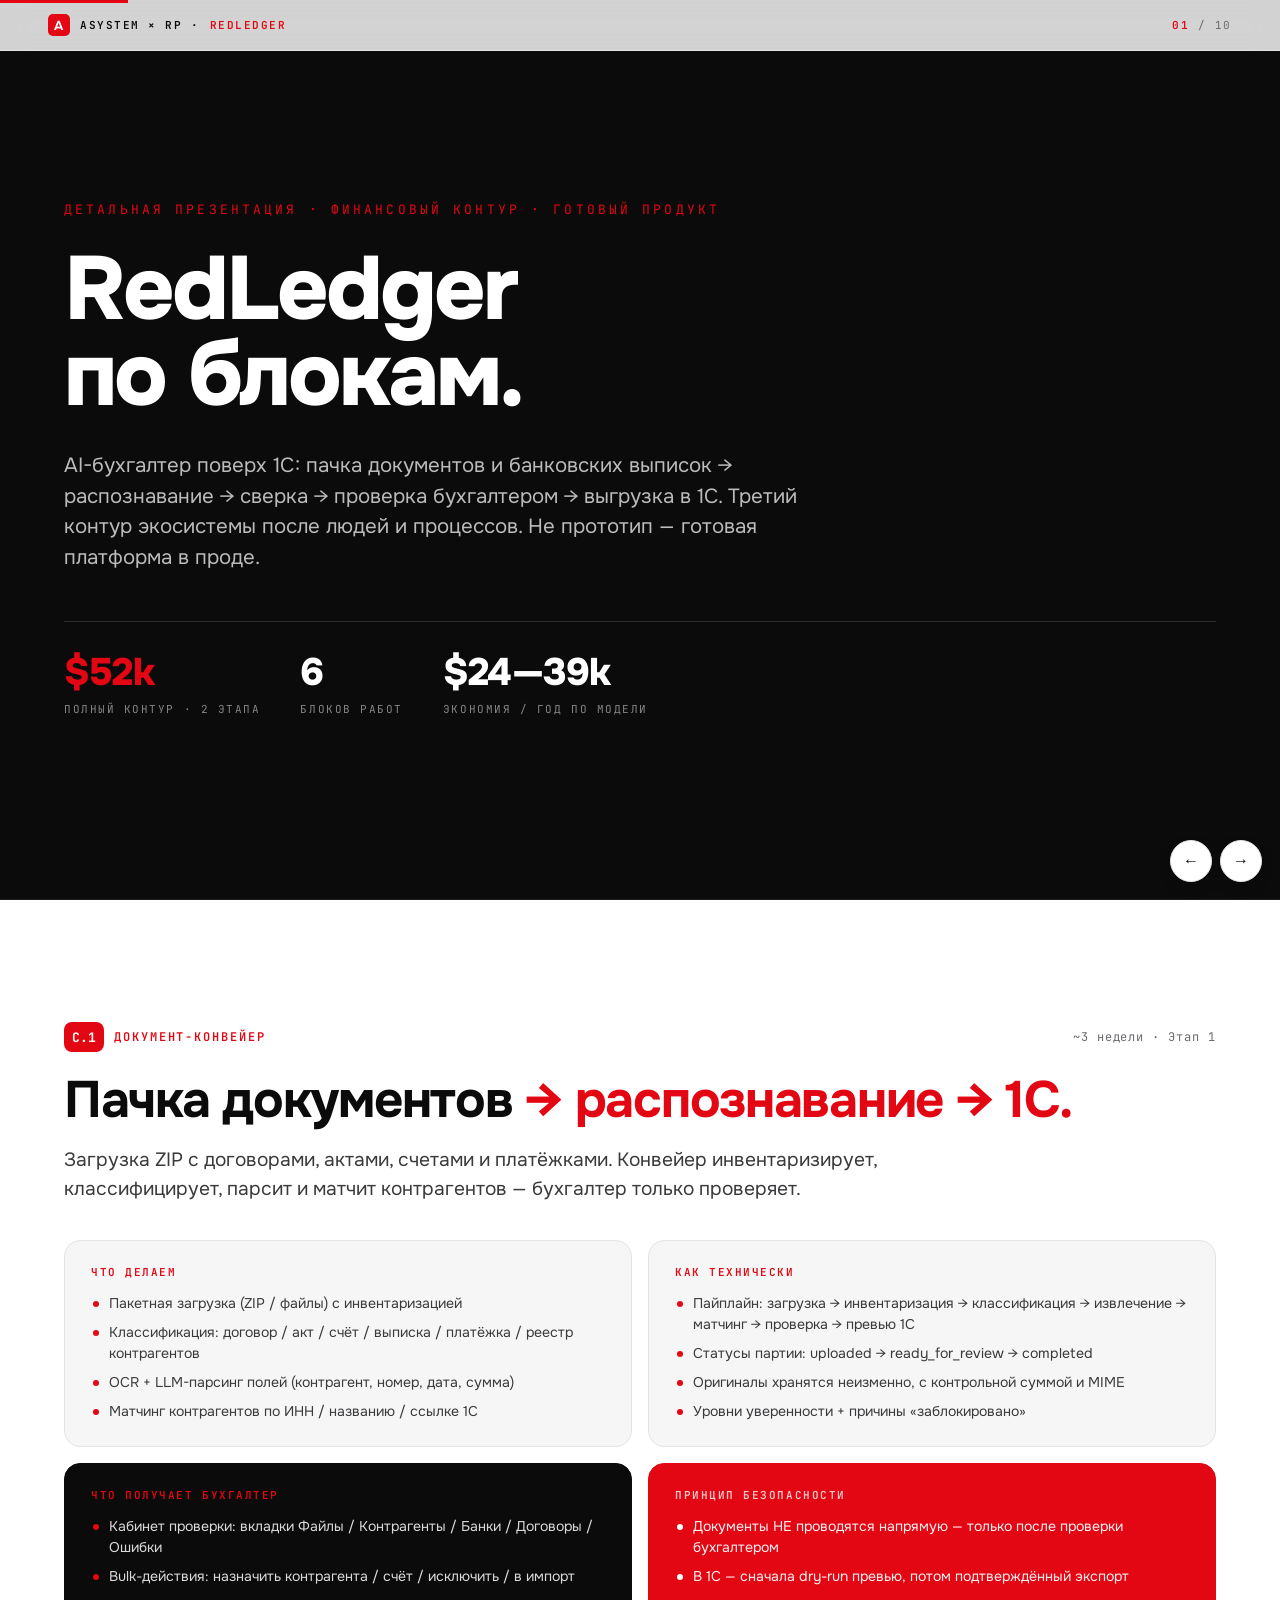
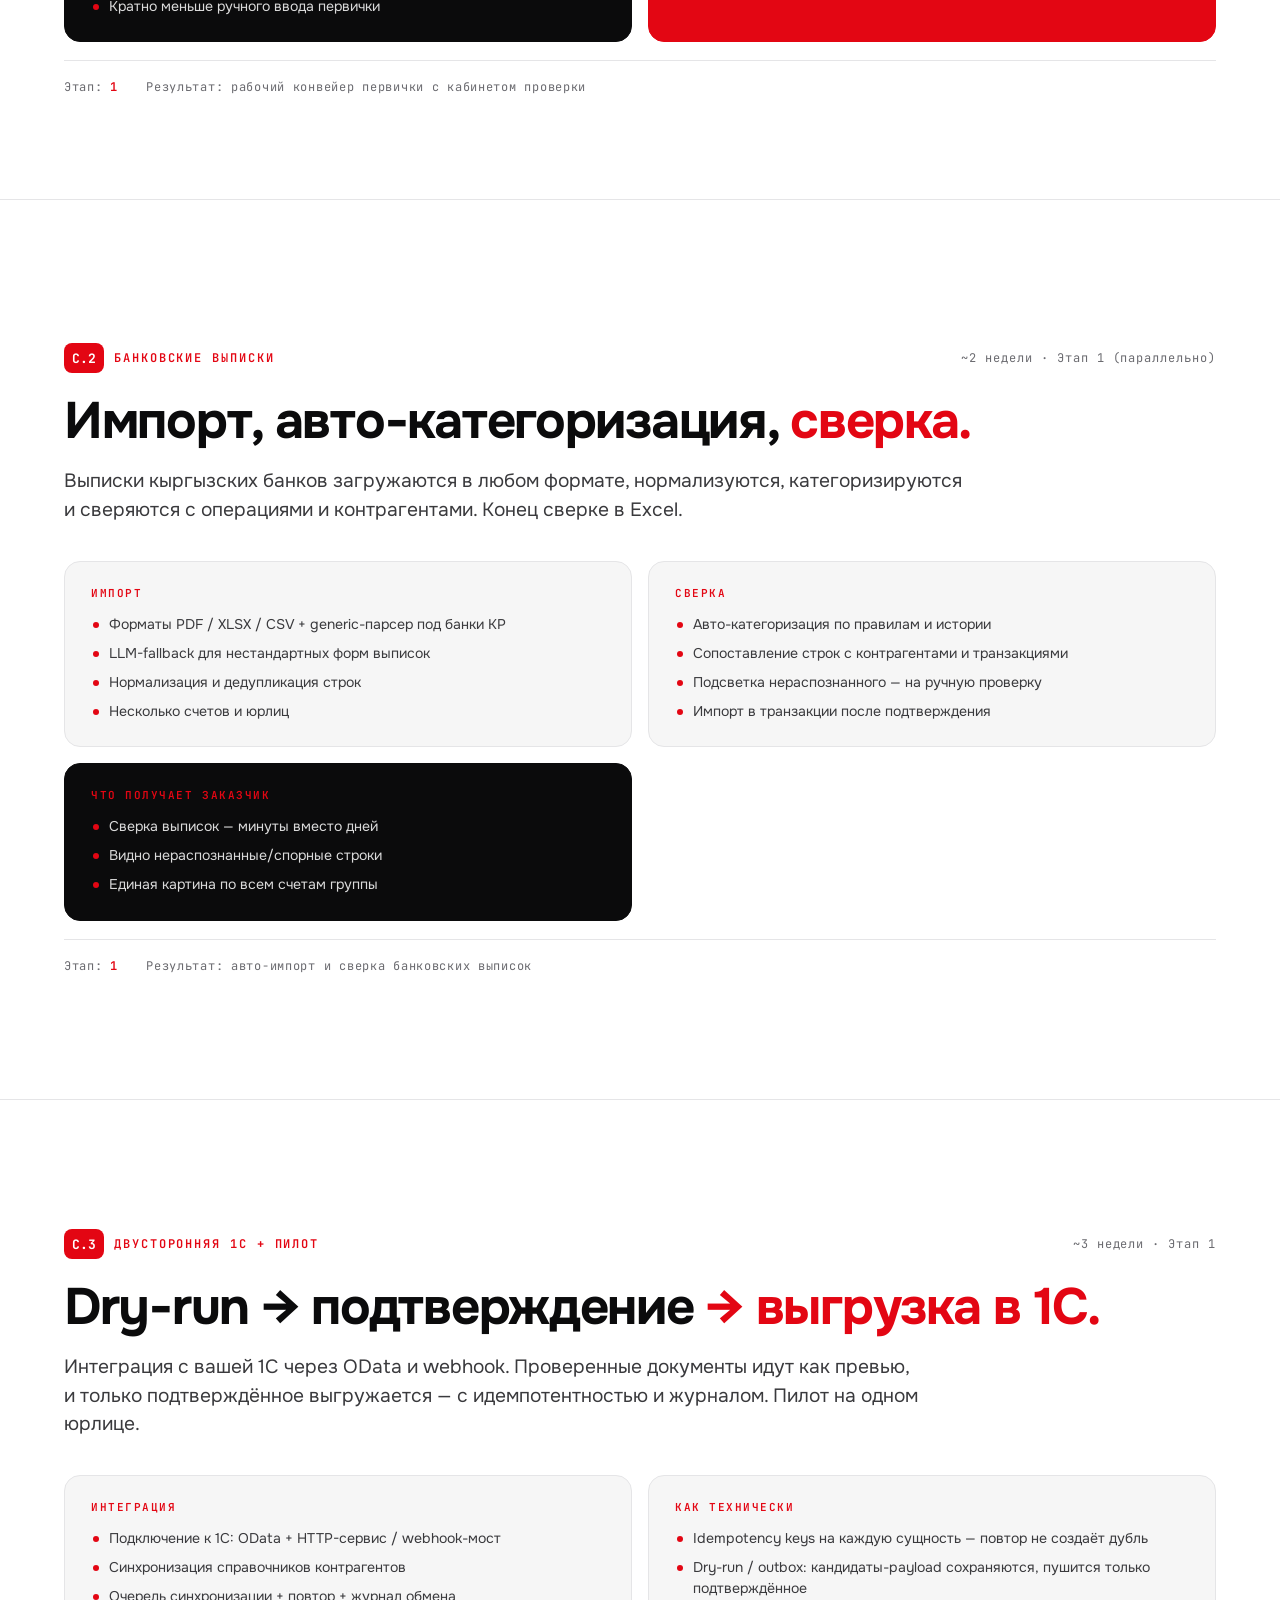
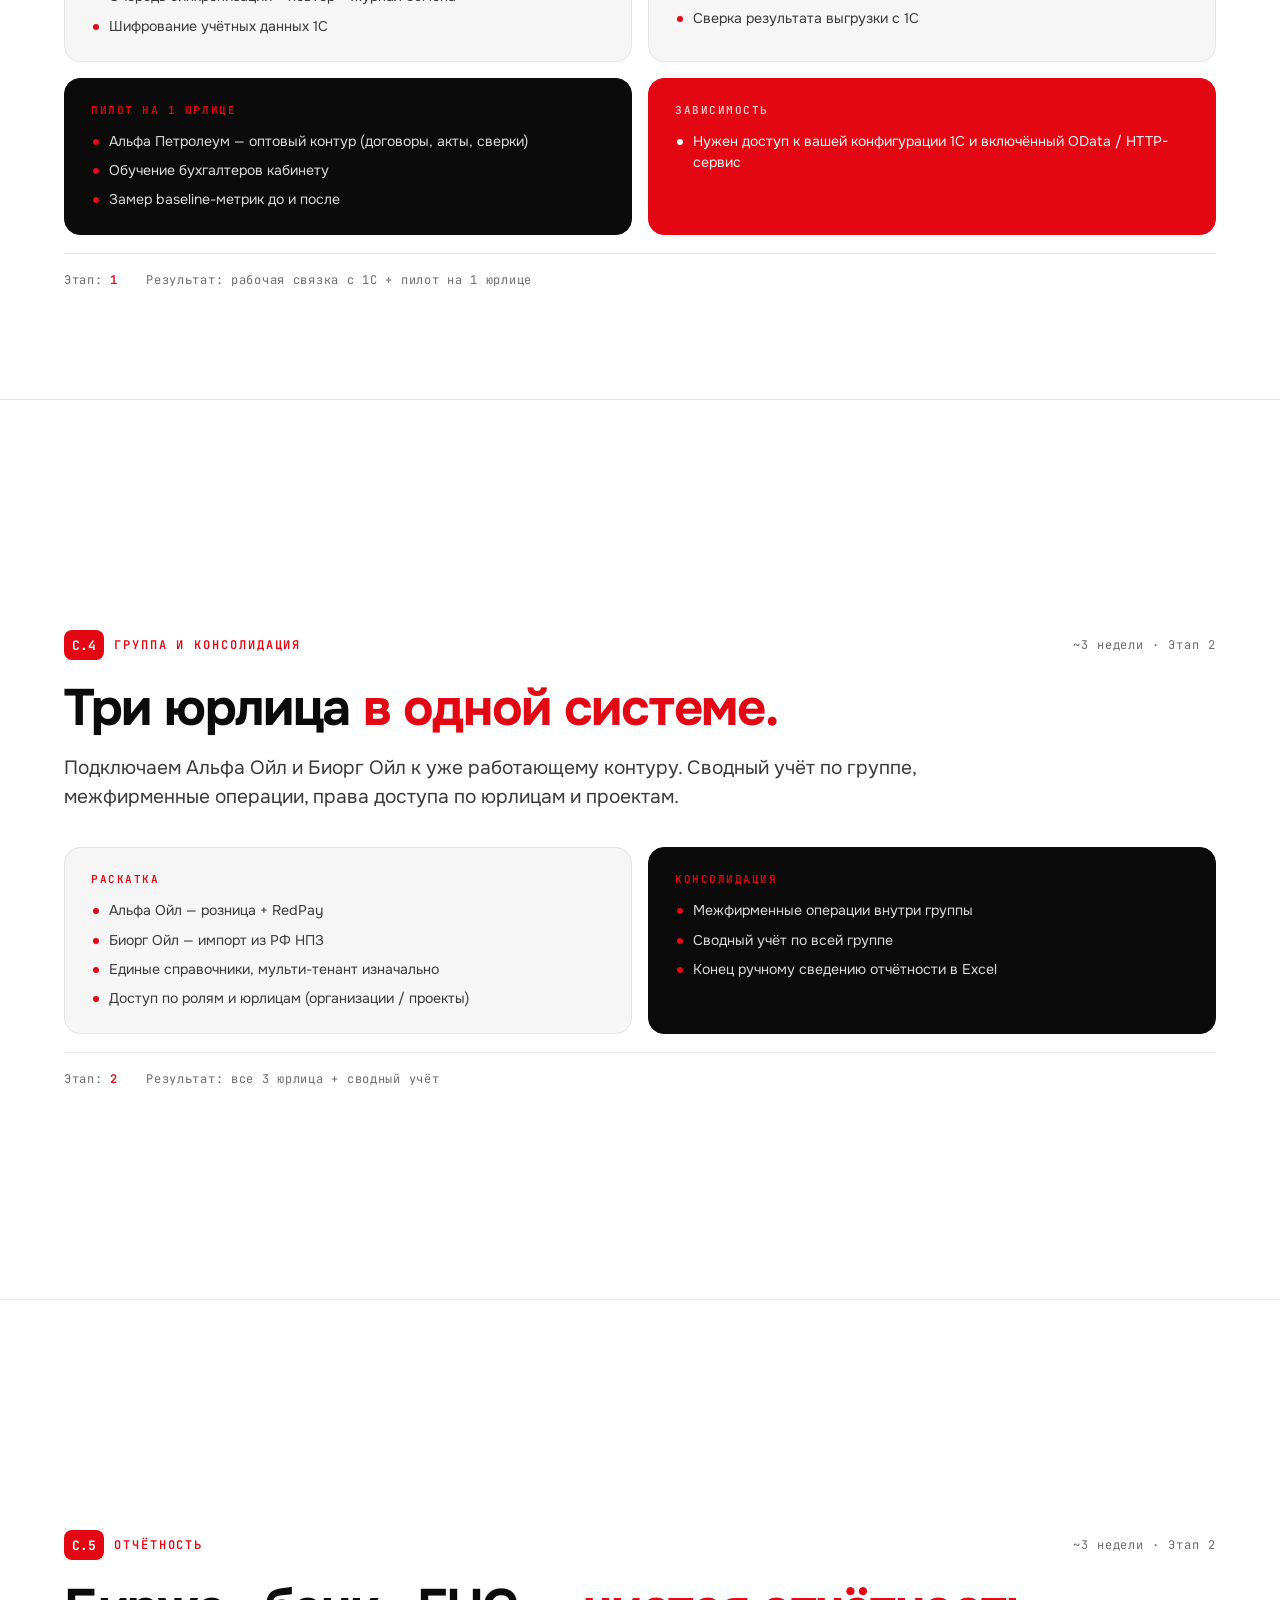
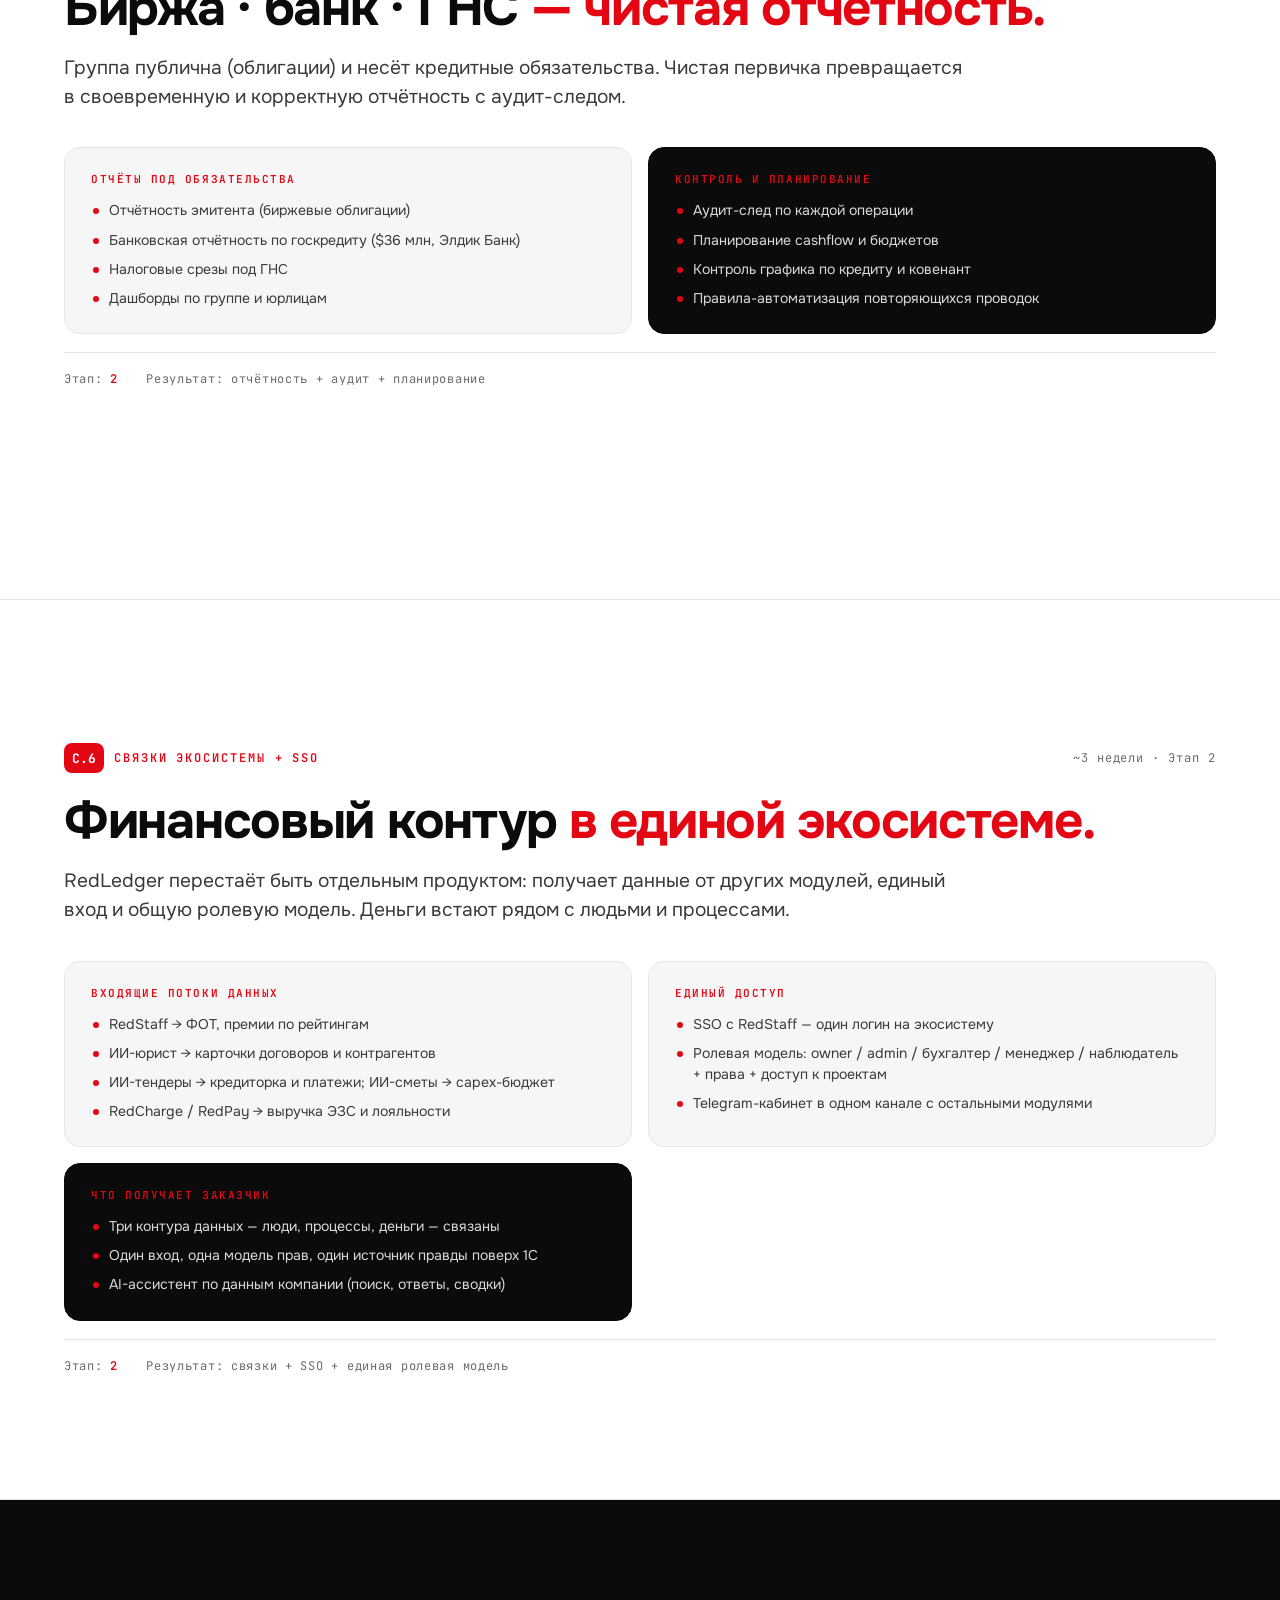
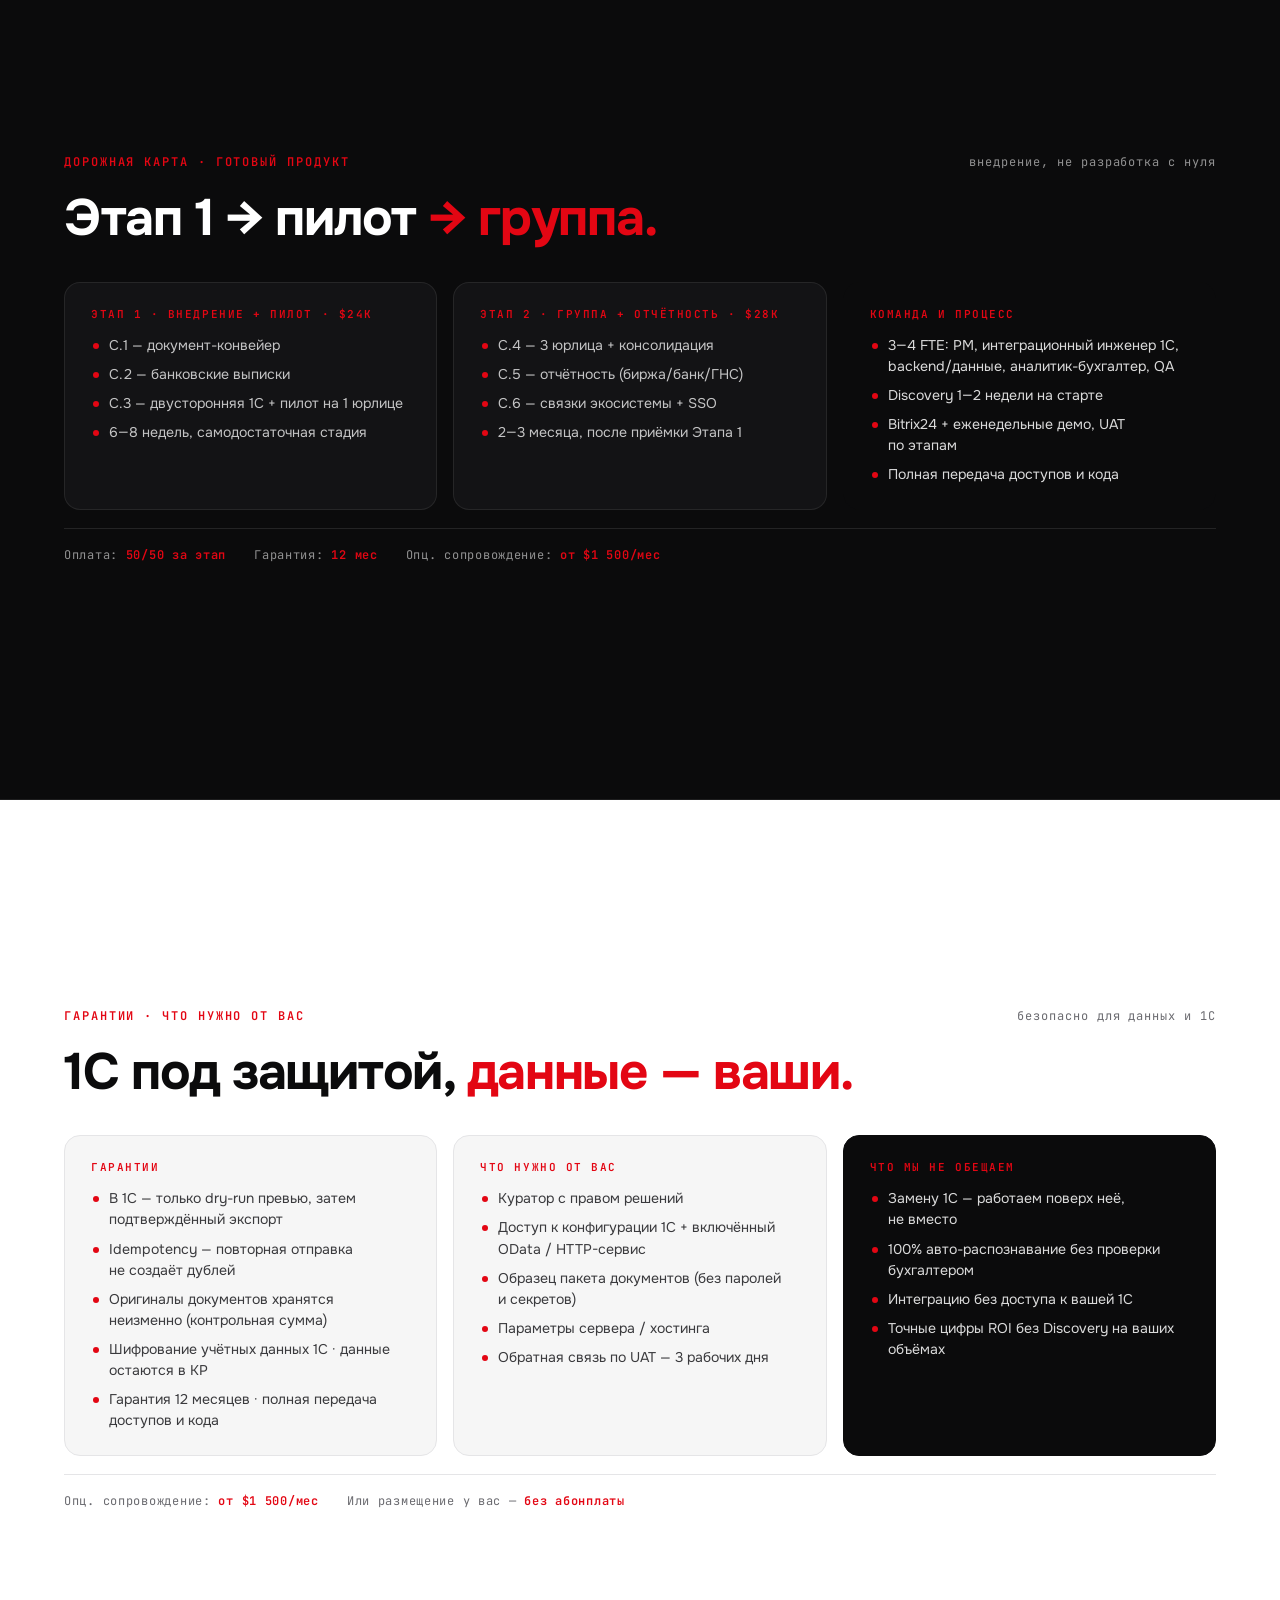
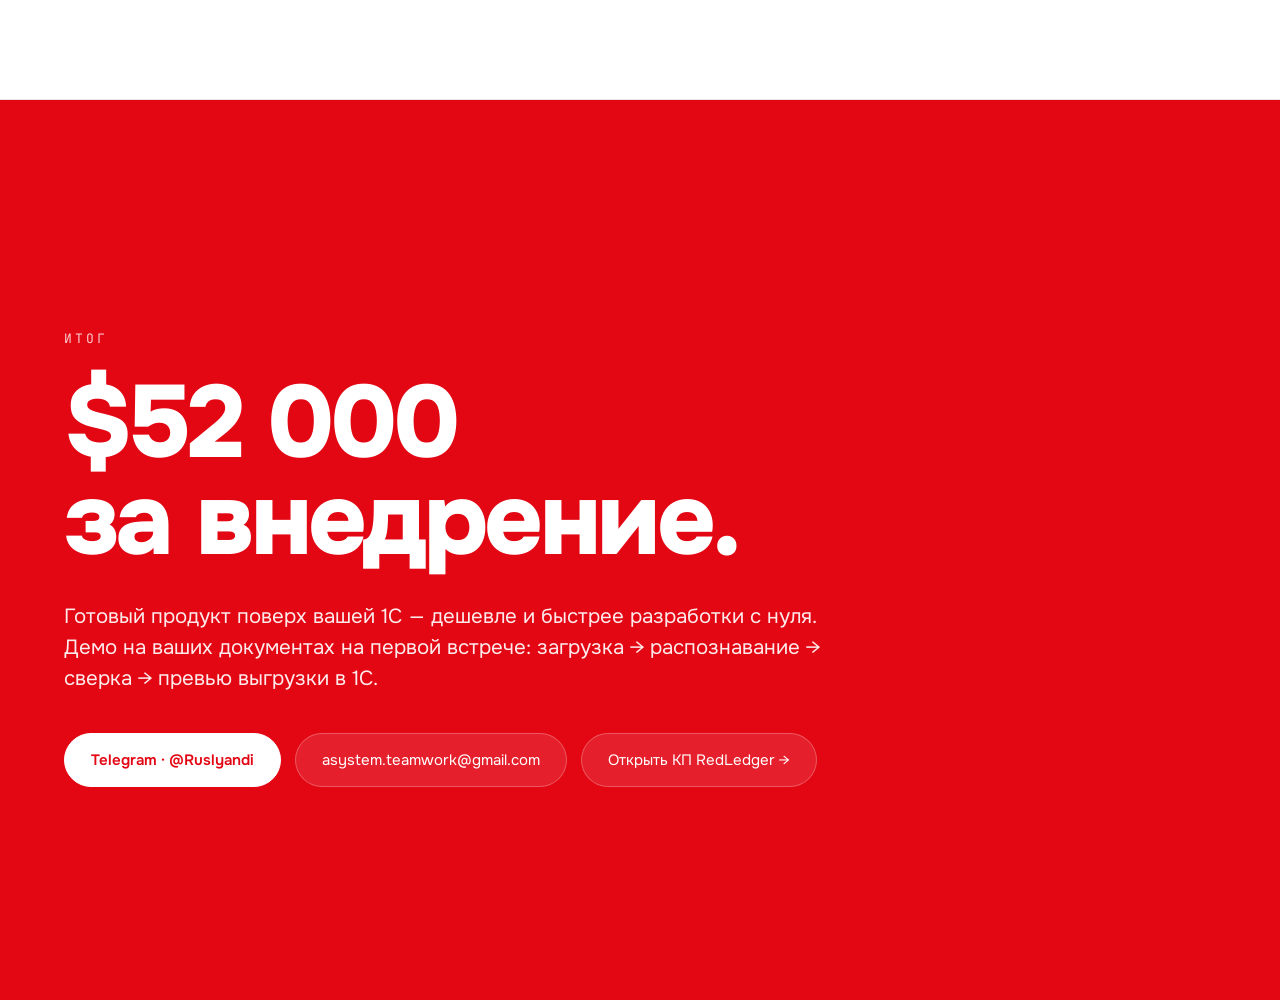
<file: presentations/redledger.html>
<!doctype html>
<html lang="ru">
<head>
<meta charset="utf-8">
<title>RedLedger — детальная презентация по блокам · ASYSTEM × Red Petroleum</title>
<meta name="viewport" content="width=device-width,initial-scale=1">
<link rel="preconnect" href="https://fonts.googleapis.com">
<link rel="preconnect" href="https://fonts.gstatic.com" crossorigin>
<link href="https://fonts.googleapis.com/css2?family=Onest:wght@300;400;500;600;700;800&family=JetBrains+Mono:wght@400;500;600&display=swap" rel="stylesheet">
<link rel="stylesheet" href="deck.css?v=2">
<meta name="robots" content="noindex, nofollow, noarchive">
</head>
<body>

<div class="deck-progress"></div>
<div class="deck-bar">
  <span class="brand"><span class="mk">A</span> ASYSTEM × RP · <span class="prod">RedLedger</span></span>
  <span class="count"><span class="cur">01</span> / <span class="tot">10</span></span>
</div>

<!-- 01 — COVER -->
<section class="slide dark cover">
  <div class="slide-inner">
    <div class="cover-eyebrow">Детальная презентация · финансовый контур · готовый продукт</div>
    <h1 class="cover-h1">RedLedger<br><em>по блокам.</em></h1>
    <p class="cover-sub">AI-бухгалтер поверх 1С: пачка документов и&nbsp;банковских выписок → распознавание → сверка → проверка бухгалтером → выгрузка в&nbsp;1С. Третий контур экосистемы после&nbsp;людей и&nbsp;процессов. Не&nbsp;прототип — готовая платформа в&nbsp;проде.</p>
    <div class="cover-facts">
      <div class="cover-fact"><div class="v"><em>$52k</em></div><div class="l">полный контур · 2 этапа</div></div>
      <div class="cover-fact"><div class="v">6</div><div class="l">блоков работ</div></div>
      <div class="cover-fact"><div class="v">$24—39k</div><div class="l">экономия / год по&nbsp;модели</div></div>
    </div>
  </div>
</section>

<!-- 02 — C1 -->
<section class="slide">
  <div class="slide-inner">
    <div class="slide-top">
      <span class="kicker"><span class="bn">C.1</span> Документ-конвейер</span>
      <span class="slide-meta">~3 недели · Этап 1</span>
    </div>
    <h2 class="slide-title">Пачка документов <em>→ распознавание → 1С.</em></h2>
    <p class="slide-lead">Загрузка ZIP с&nbsp;договорами, актами, счетами и&nbsp;платёжками. Конвейер инвентаризирует, классифицирует, парсит и&nbsp;матчит контрагентов — бухгалтер только проверяет.</p>
    <div class="slide-grid">
      <div class="panel">
        <div class="ph">Что делаем</div>
        <ul>
          <li>Пакетная загрузка (ZIP / файлы) с&nbsp;инвентаризацией</li>
          <li>Классификация: договор / акт / счёт / выписка / платёжка / реестр контрагентов</li>
          <li>OCR + LLM-парсинг полей (контрагент, номер, дата, сумма)</li>
          <li>Матчинг контрагентов по&nbsp;ИНН / названию / ссылке 1С</li>
        </ul>
      </div>
      <div class="panel">
        <div class="ph">Как технически</div>
        <ul>
          <li>Пайплайн: загрузка → инвентаризация → классификация → извлечение → матчинг → проверка → превью 1С</li>
          <li>Статусы партии: uploaded → ready_for_review → completed</li>
          <li>Оригиналы хранятся неизменно, с&nbsp;контрольной суммой и&nbsp;MIME</li>
          <li>Уровни уверенности + причины «заблокировано»</li>
        </ul>
      </div>
      <div class="panel outcome">
        <div class="ph">Что получает бухгалтер</div>
        <ul>
          <li>Кабинет проверки: вкладки Файлы / Контрагенты / Банки / Договоры / Ошибки</li>
          <li>Bulk-действия: назначить контрагента / счёт / исключить / в&nbsp;импорт</li>
          <li>Кратно меньше ручного ввода первички</li>
        </ul>
      </div>
      <div class="panel accent">
        <div class="ph">Принцип безопасности</div>
        <ul>
          <li>Документы НЕ&nbsp;проводятся напрямую — только после&nbsp;проверки бухгалтером</li>
          <li>В&nbsp;1С — сначала dry-run превью, потом подтверждённый экспорт</li>
        </ul>
      </div>
    </div>
    <div class="result-strip"><span>Этап: <b>1</b></span><span>Результат: рабочий конвейер первички с&nbsp;кабинетом проверки</span></div>
  </div>
</section>

<!-- 03 — C2 -->
<section class="slide">
  <div class="slide-inner">
    <div class="slide-top">
      <span class="kicker"><span class="bn">C.2</span> Банковские выписки</span>
      <span class="slide-meta">~2 недели · Этап 1 (параллельно)</span>
    </div>
    <h2 class="slide-title">Импорт, авто-категоризация, <em>сверка.</em></h2>
    <p class="slide-lead">Выписки кыргызских банков загружаются в&nbsp;любом формате, нормализуются, категоризируются и&nbsp;сверяются с&nbsp;операциями и&nbsp;контрагентами. Конец сверке в&nbsp;Excel.</p>
    <div class="slide-grid">
      <div class="panel">
        <div class="ph">Импорт</div>
        <ul>
          <li>Форматы PDF / XLSX / CSV + generic-парсер под&nbsp;банки КР</li>
          <li>LLM-fallback для&nbsp;нестандартных форм выписок</li>
          <li>Нормализация и&nbsp;дедупликация строк</li>
          <li>Несколько счетов и&nbsp;юрлиц</li>
        </ul>
      </div>
      <div class="panel">
        <div class="ph">Сверка</div>
        <ul>
          <li>Авто-категоризация по&nbsp;правилам и&nbsp;истории</li>
          <li>Сопоставление строк с&nbsp;контрагентами и&nbsp;транзакциями</li>
          <li>Подсветка нераспознанного — на&nbsp;ручную проверку</li>
          <li>Импорт в&nbsp;транзакции после&nbsp;подтверждения</li>
        </ul>
      </div>
      <div class="panel outcome">
        <div class="ph">Что получает заказчик</div>
        <ul>
          <li>Сверка выписок — минуты вместо&nbsp;дней</li>
          <li>Видно нераспознанные/спорные строки</li>
          <li>Единая картина по&nbsp;всем счетам группы</li>
        </ul>
      </div>
    </div>
    <div class="result-strip"><span>Этап: <b>1</b></span><span>Результат: авто-импорт и&nbsp;сверка банковских выписок</span></div>
  </div>
</section>

<!-- 04 — C3 -->
<section class="slide">
  <div class="slide-inner">
    <div class="slide-top">
      <span class="kicker"><span class="bn">C.3</span> Двусторонняя 1С + пилот</span>
      <span class="slide-meta">~3 недели · Этап 1</span>
    </div>
    <h2 class="slide-title">Dry-run → подтверждение <em>→ выгрузка в 1С.</em></h2>
    <p class="slide-lead">Интеграция с&nbsp;вашей 1С через OData и&nbsp;webhook. Проверенные документы идут как&nbsp;превью, и&nbsp;только подтверждённое выгружается — с&nbsp;идемпотентностью и&nbsp;журналом. Пилот на&nbsp;одном юрлице.</p>
    <div class="slide-grid">
      <div class="panel">
        <div class="ph">Интеграция</div>
        <ul>
          <li>Подключение к&nbsp;1С: OData + HTTP-сервис / webhook-мост</li>
          <li>Синхронизация справочников контрагентов</li>
          <li>Очередь синхронизации + повтор + журнал обмена</li>
          <li>Шифрование учётных данных 1С</li>
        </ul>
      </div>
      <div class="panel">
        <div class="ph">Как технически</div>
        <ul>
          <li>Idempotency keys на&nbsp;каждую сущность — повтор не&nbsp;создаёт дубль</li>
          <li>Dry-run / outbox: кандидаты-payload сохраняются, пушится только подтверждённое</li>
          <li>Сверка результата выгрузки с&nbsp;1С</li>
        </ul>
      </div>
      <div class="panel outcome">
        <div class="ph">Пилот на 1 юрлице</div>
        <ul>
          <li>Альфа Петролеум — оптовый контур (договоры, акты, сверки)</li>
          <li>Обучение бухгалтеров кабинету</li>
          <li>Замер baseline-метрик до&nbsp;и&nbsp;после</li>
        </ul>
      </div>
      <div class="panel accent">
        <div class="ph">Зависимость</div>
        <ul>
          <li>Нужен доступ к&nbsp;вашей конфигурации 1С и&nbsp;включённый OData / HTTP-сервис</li>
        </ul>
      </div>
    </div>
    <div class="result-strip"><span>Этап: <b>1</b></span><span>Результат: рабочая связка с&nbsp;1С + пилот на&nbsp;1&nbsp;юрлице</span></div>
  </div>
</section>

<!-- 05 — C4 -->
<section class="slide">
  <div class="slide-inner">
    <div class="slide-top">
      <span class="kicker"><span class="bn">C.4</span> Группа и консолидация</span>
      <span class="slide-meta">~3 недели · Этап 2</span>
    </div>
    <h2 class="slide-title">Три юрлица <em>в одной системе.</em></h2>
    <p class="slide-lead">Подключаем Альфа&nbsp;Ойл и&nbsp;Биорг&nbsp;Ойл к&nbsp;уже работающему контуру. Сводный учёт по&nbsp;группе, межфирменные операции, права доступа по&nbsp;юрлицам и&nbsp;проектам.</p>
    <div class="slide-grid">
      <div class="panel">
        <div class="ph">Раскатка</div>
        <ul>
          <li>Альфа Ойл — розница + RedPay</li>
          <li>Биорг Ойл — импорт из&nbsp;РФ НПЗ</li>
          <li>Единые справочники, мульти-тенант изначально</li>
          <li>Доступ по&nbsp;ролям и&nbsp;юрлицам (организации / проекты)</li>
        </ul>
      </div>
      <div class="panel outcome">
        <div class="ph">Консолидация</div>
        <ul>
          <li>Межфирменные операции внутри группы</li>
          <li>Сводный учёт по&nbsp;всей группе</li>
          <li>Конец ручному сведению отчётности в&nbsp;Excel</li>
        </ul>
      </div>
    </div>
    <div class="result-strip"><span>Этап: <b>2</b></span><span>Результат: все 3 юрлица + сводный учёт</span></div>
  </div>
</section>

<!-- 06 — C5 -->
<section class="slide">
  <div class="slide-inner">
    <div class="slide-top">
      <span class="kicker"><span class="bn">C.5</span> Отчётность</span>
      <span class="slide-meta">~3 недели · Этап 2</span>
    </div>
    <h2 class="slide-title">Биржа · банк · ГНС <em>— чистая отчётность.</em></h2>
    <p class="slide-lead">Группа публична (облигации) и&nbsp;несёт кредитные обязательства. Чистая первичка превращается в&nbsp;своевременную и&nbsp;корректную отчётность с&nbsp;аудит-следом.</p>
    <div class="slide-grid">
      <div class="panel">
        <div class="ph">Отчёты под обязательства</div>
        <ul>
          <li>Отчётность эмитента (биржевые облигации)</li>
          <li>Банковская отчётность по&nbsp;госкредиту ($36 млн, Элдик&nbsp;Банк)</li>
          <li>Налоговые срезы под&nbsp;ГНС</li>
          <li>Дашборды по&nbsp;группе и&nbsp;юрлицам</li>
        </ul>
      </div>
      <div class="panel outcome">
        <div class="ph">Контроль и планирование</div>
        <ul>
          <li>Аудит-след по&nbsp;каждой операции</li>
          <li>Планирование cashflow и&nbsp;бюджетов</li>
          <li>Контроль графика по&nbsp;кредиту и&nbsp;ковенант</li>
          <li>Правила-автоматизация повторяющихся проводок</li>
        </ul>
      </div>
    </div>
    <div class="result-strip"><span>Этап: <b>2</b></span><span>Результат: отчётность + аудит + планирование</span></div>
  </div>
</section>

<!-- 07 — C6 -->
<section class="slide">
  <div class="slide-inner">
    <div class="slide-top">
      <span class="kicker"><span class="bn">C.6</span> Связки экосистемы + SSO</span>
      <span class="slide-meta">~3 недели · Этап 2</span>
    </div>
    <h2 class="slide-title">Финансовый контур <em>в единой экосистеме.</em></h2>
    <p class="slide-lead">RedLedger перестаёт быть отдельным продуктом: получает данные от&nbsp;других модулей, единый вход и&nbsp;общую ролевую модель. Деньги встают рядом с&nbsp;людьми и&nbsp;процессами.</p>
    <div class="slide-grid">
      <div class="panel">
        <div class="ph">Входящие потоки данных</div>
        <ul>
          <li>RedStaff → ФОТ, премии по&nbsp;рейтингам</li>
          <li>ИИ-юрист → карточки договоров и&nbsp;контрагентов</li>
          <li>ИИ-тендеры → кредиторка и&nbsp;платежи; ИИ-сметы → capex-бюджет</li>
          <li>RedCharge / RedPay → выручка ЭЗС и&nbsp;лояльности</li>
        </ul>
      </div>
      <div class="panel">
        <div class="ph">Единый доступ</div>
        <ul>
          <li>SSO с&nbsp;RedStaff — один логин на&nbsp;экосистему</li>
          <li>Ролевая модель: owner / admin / бухгалтер / менеджер / наблюдатель + права + доступ к&nbsp;проектам</li>
          <li>Telegram-кабинет в&nbsp;одном канале с&nbsp;остальными модулями</li>
        </ul>
      </div>
      <div class="panel outcome">
        <div class="ph">Что получает заказчик</div>
        <ul>
          <li>Три контура данных — люди, процессы, деньги — связаны</li>
          <li>Один вход, одна модель прав, один источник правды поверх 1С</li>
          <li>AI-ассистент по&nbsp;данным компании (поиск, ответы, сводки)</li>
        </ul>
      </div>
    </div>
    <div class="result-strip"><span>Этап: <b>2</b></span><span>Результат: связки + SSO + единая ролевая модель</span></div>
  </div>
</section>

<!-- 08 — ДОРОЖНАЯ КАРТА -->
<section class="slide dark">
  <div class="slide-inner">
    <div class="slide-top">
      <span class="kicker">Дорожная карта · готовый продукт</span>
      <span class="slide-meta">внедрение, не разработка с нуля</span>
    </div>
    <h2 class="slide-title">Этап 1 → пилот <em>→ группа.</em></h2>
    <div class="slide-grid cols-3">
      <div class="panel">
        <div class="ph">Этап 1 · Внедрение + пилот · $24k</div>
        <ul>
          <li>C.1 — документ-конвейер</li>
          <li>C.2 — банковские выписки</li>
          <li>C.3 — двусторонняя 1С + пилот на&nbsp;1 юрлице</li>
          <li>6—8 недель, самодостаточная стадия</li>
        </ul>
      </div>
      <div class="panel">
        <div class="ph">Этап 2 · Группа + отчётность · $28k</div>
        <ul>
          <li>C.4 — 3 юрлица + консолидация</li>
          <li>C.5 — отчётность (биржа/банк/ГНС)</li>
          <li>C.6 — связки экосистемы + SSO</li>
          <li>2—3 месяца, после&nbsp;приёмки Этапа&nbsp;1</li>
        </ul>
      </div>
      <div class="panel outcome">
        <div class="ph">Команда и процесс</div>
        <ul>
          <li>3—4 FTE: PM, интеграционный инженер 1С, backend/данные, аналитик-бухгалтер, QA</li>
          <li>Discovery 1—2 недели на&nbsp;старте</li>
          <li>Bitrix24 + еженедельные демо, UAT по&nbsp;этапам</li>
          <li>Полная передача доступов и&nbsp;кода</li>
        </ul>
      </div>
    </div>
    <div class="result-strip"><span>Оплата: <b>50/50 за&nbsp;этап</b></span><span>Гарантия: <b>12 мес</b></span><span>Опц. сопровождение: <b>от&nbsp;$1 500/мес</b></span></div>
  </div>
</section>

<!-- 09 — ГАРАНТИИ + ЧТО НУЖНО -->
<section class="slide">
  <div class="slide-inner">
    <div class="slide-top">
      <span class="kicker">Гарантии · что нужно от вас</span>
      <span class="slide-meta">безопасно для данных и 1С</span>
    </div>
    <h2 class="slide-title">1С под защитой, <em>данные — ваши.</em></h2>
    <div class="slide-grid cols-3">
      <div class="panel">
        <div class="ph">Гарантии</div>
        <ul>
          <li>В&nbsp;1С — только dry-run превью, затем подтверждённый экспорт</li>
          <li>Idempotency — повторная отправка не&nbsp;создаёт дублей</li>
          <li>Оригиналы документов хранятся неизменно (контрольная сумма)</li>
          <li>Шифрование учётных данных 1С · данные остаются в&nbsp;КР</li>
          <li>Гарантия 12 месяцев · полная передача доступов и&nbsp;кода</li>
        </ul>
      </div>
      <div class="panel">
        <div class="ph">Что нужно от вас</div>
        <ul>
          <li>Куратор с&nbsp;правом решений</li>
          <li>Доступ к&nbsp;конфигурации 1С + включённый OData / HTTP-сервис</li>
          <li>Образец пакета документов (без&nbsp;паролей и&nbsp;секретов)</li>
          <li>Параметры сервера / хостинга</li>
          <li>Обратная связь по&nbsp;UAT — 3 рабочих дня</li>
        </ul>
      </div>
      <div class="panel outcome">
        <div class="ph">Что мы НЕ обещаем</div>
        <ul>
          <li>Замену 1С — работаем поверх неё, не&nbsp;вместо</li>
          <li>100% авто-распознавание без&nbsp;проверки бухгалтером</li>
          <li>Интеграцию без&nbsp;доступа к&nbsp;вашей 1С</li>
          <li>Точные цифры ROI без&nbsp;Discovery на&nbsp;ваших объёмах</li>
        </ul>
      </div>
    </div>
    <div class="result-strip"><span>Опц. сопровождение: <b>от&nbsp;$1 500/мес</b></span><span>Или&nbsp;размещение у&nbsp;вас — <b>без&nbsp;абонплаты</b></span></div>
  </div>
</section>

<!-- 10 — ИТОГ / CTA -->
<section class="slide red">
  <div class="slide-inner">
    <div class="cover-eyebrow" style="color:rgba(255,255,255,0.8)">Итог</div>
    <div class="big-figure">$52 000<br><em>за внедрение.</em></div>
    <p class="cover-sub" style="color:rgba(255,255,255,0.92)">Готовый продукт поверх вашей 1С — дешевле и&nbsp;быстрее разработки с&nbsp;нуля. Демо на&nbsp;ваших документах на&nbsp;первой встрече: загрузка → распознавание → сверка → превью выгрузки в&nbsp;1С.</p>
    <div class="deck-contacts">
      <a class="primary" href="https://t.me/Ruslyandi">Telegram · @Ruslyandi</a>
      <a href="mailto:asystem.teamwork@gmail.com">asystem.teamwork@gmail.com</a>
      <a href="../redledger/">Открыть КП RedLedger →</a>
    </div>
  </div>
</section>

<div class="deck-nav">
  <button class="prev" aria-label="Назад">←</button>
  <button class="next" aria-label="Вперёд">→</button>
</div>
<script src="deck.js?v=2"></script>
</body>
</html>
</file>
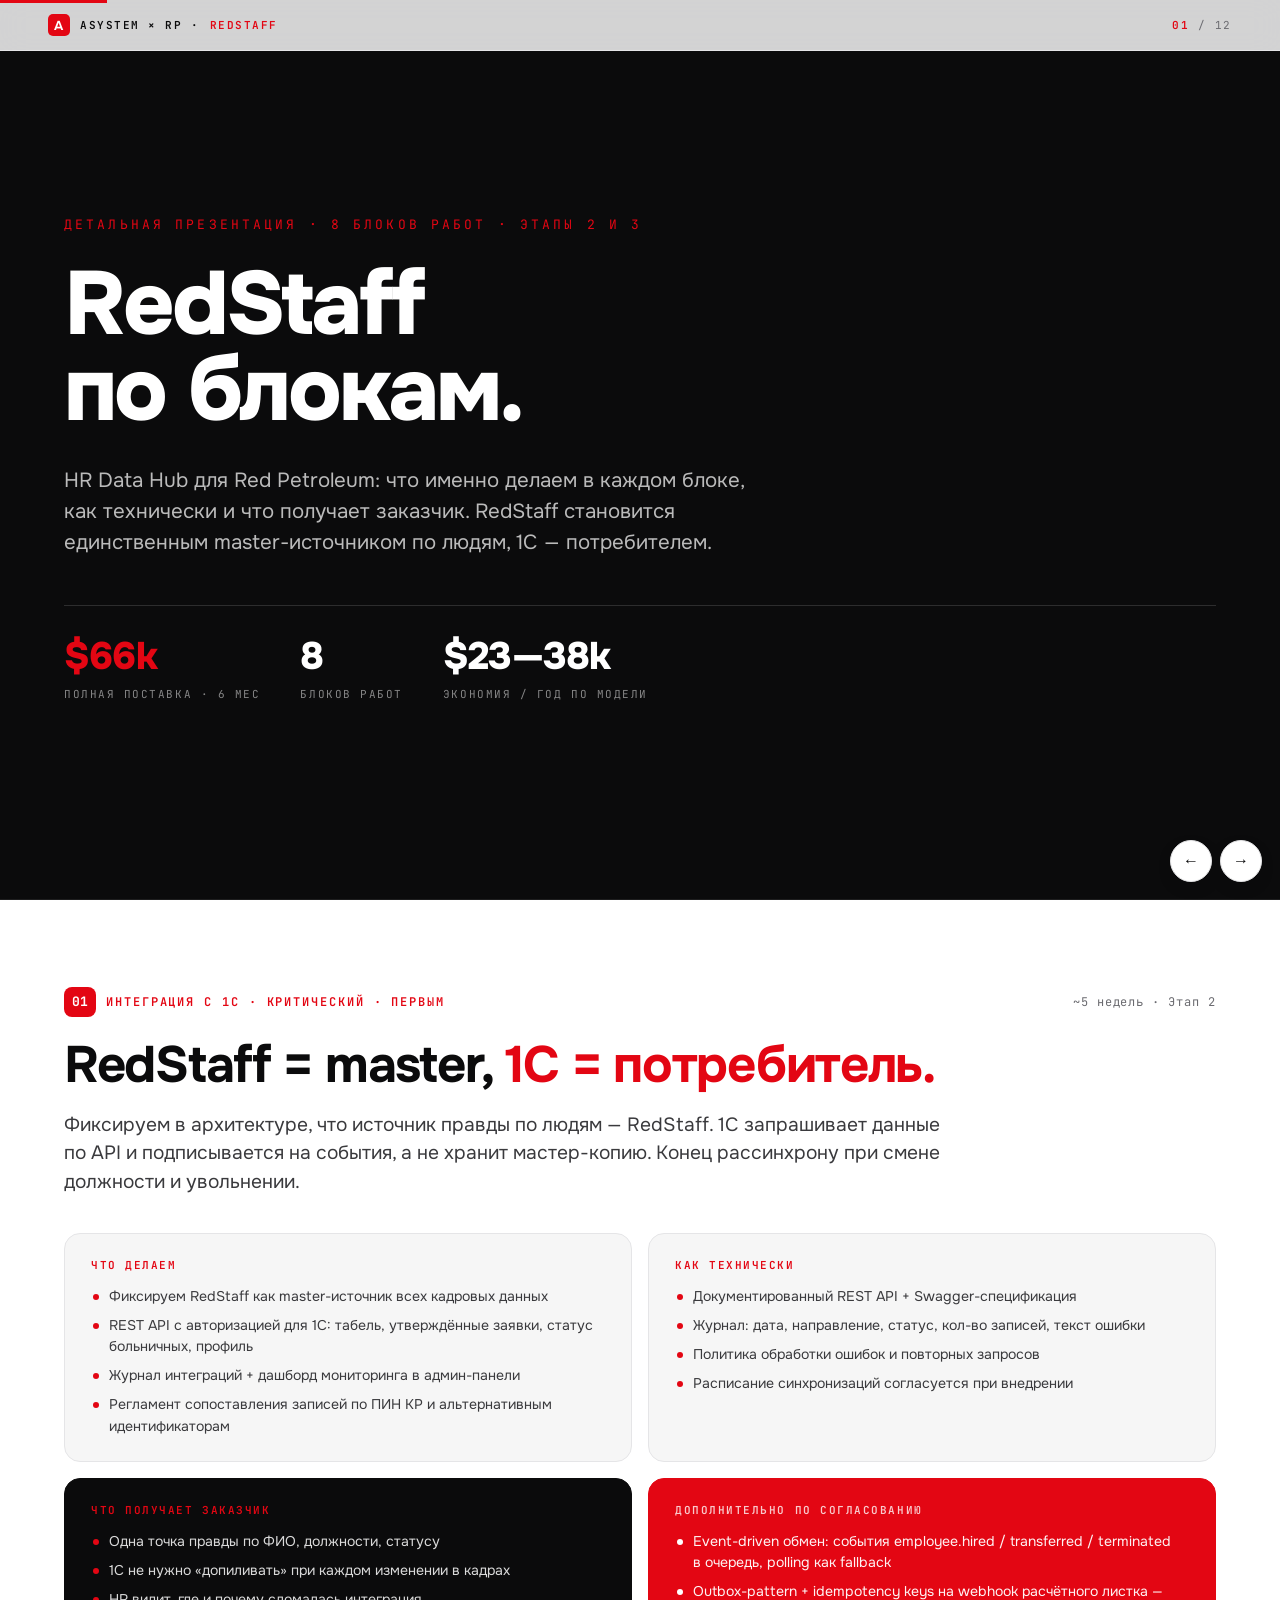
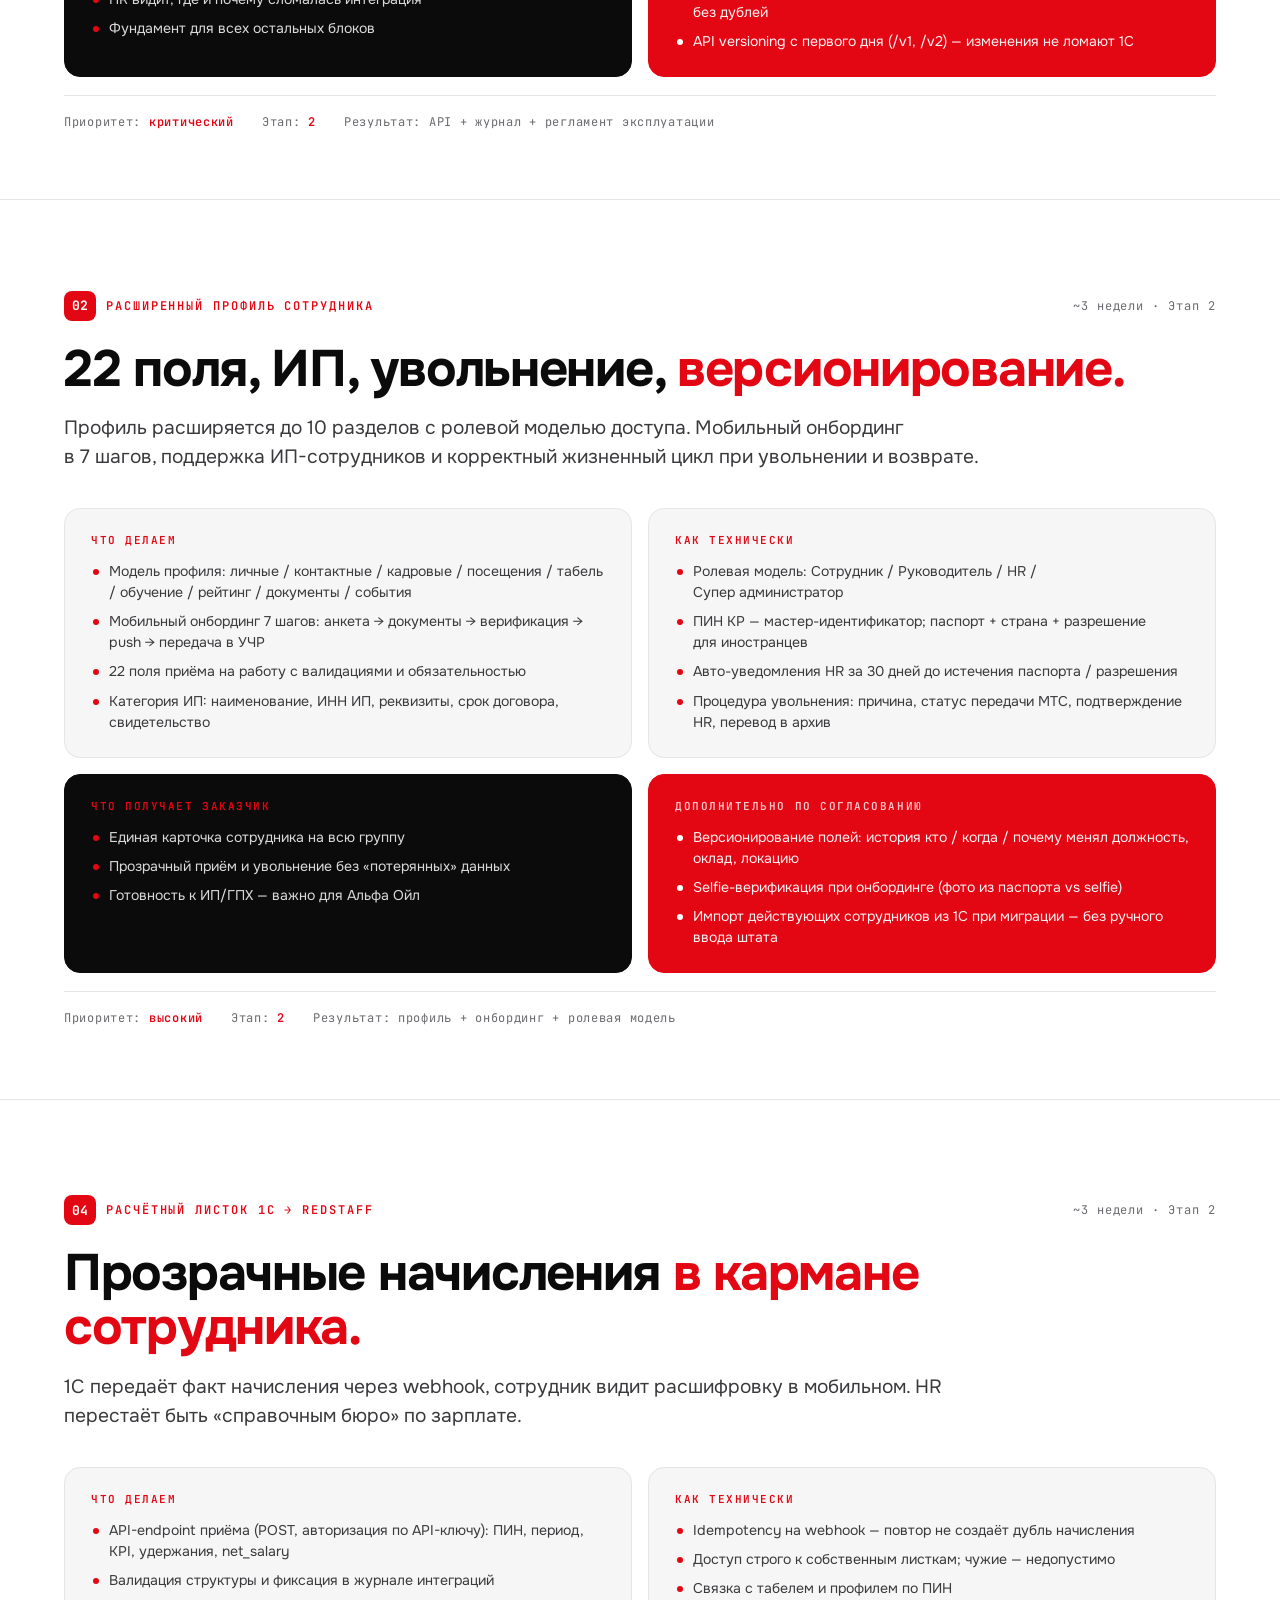
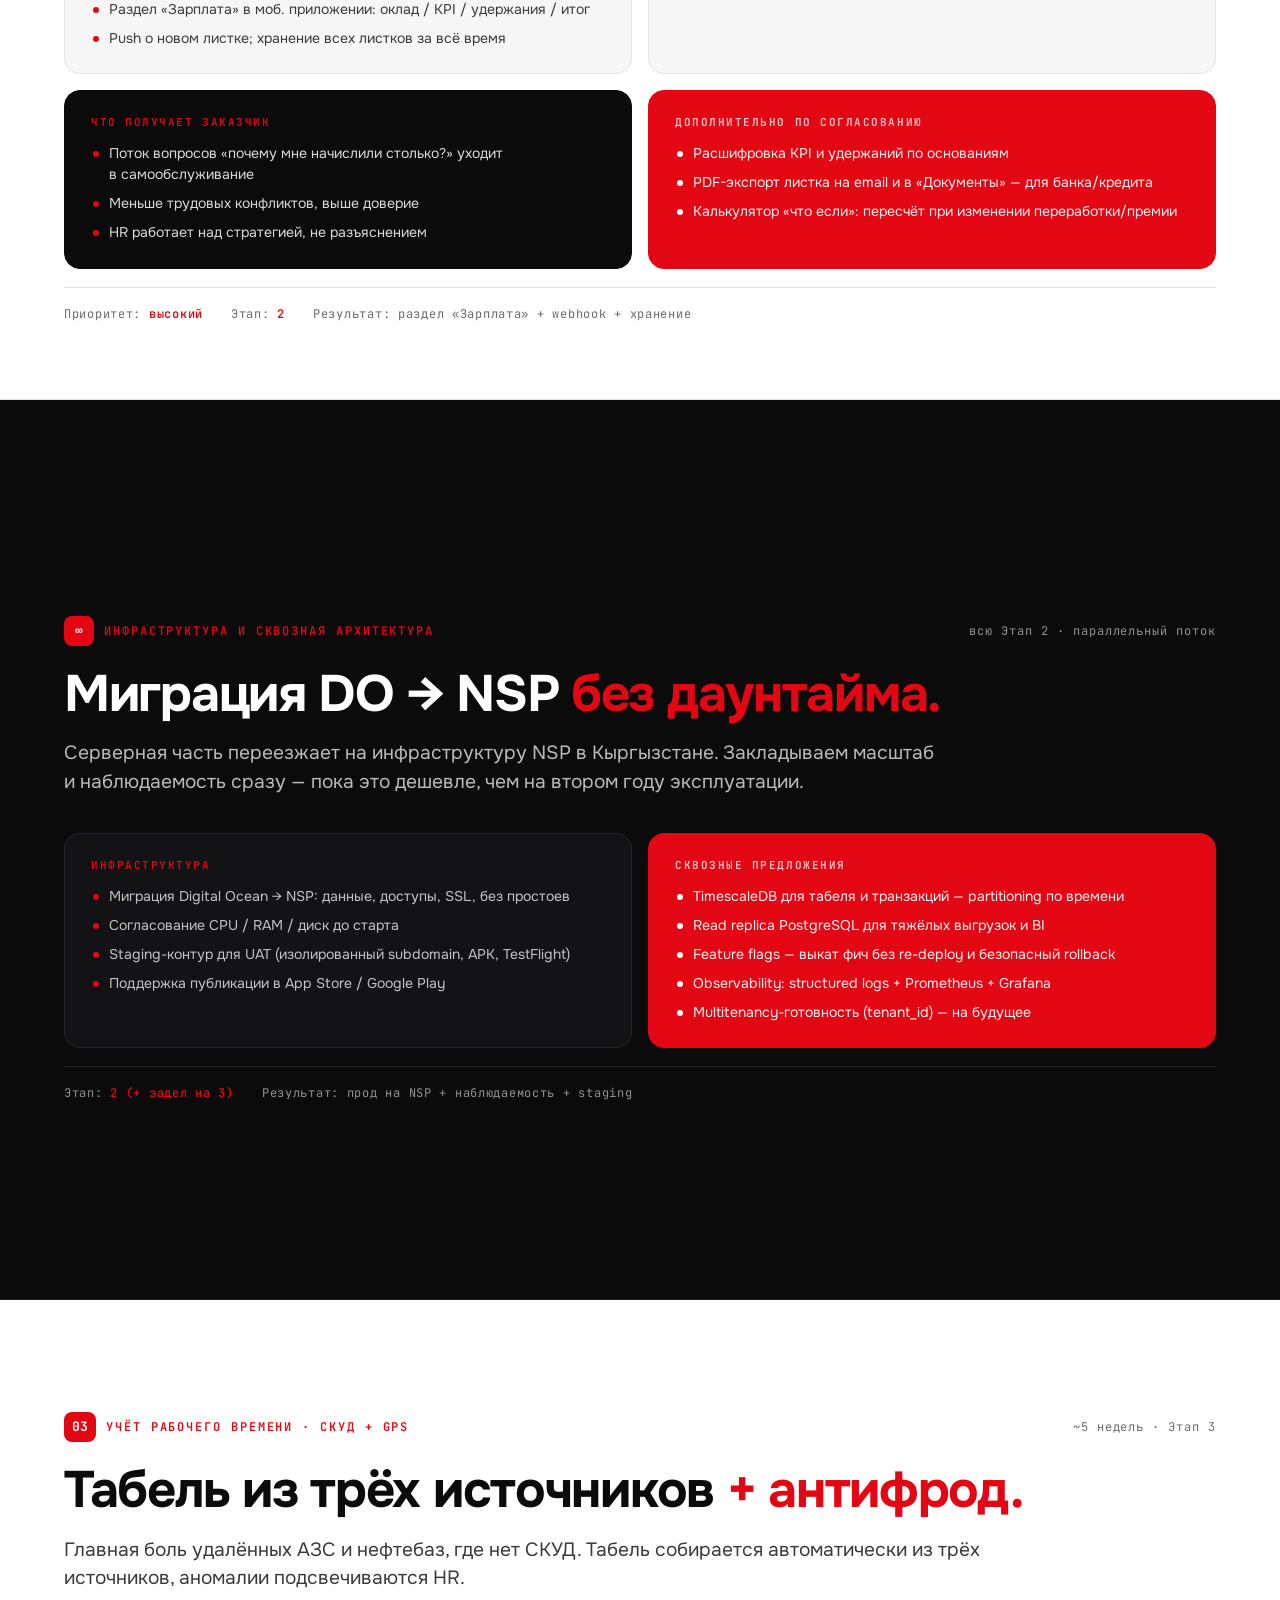
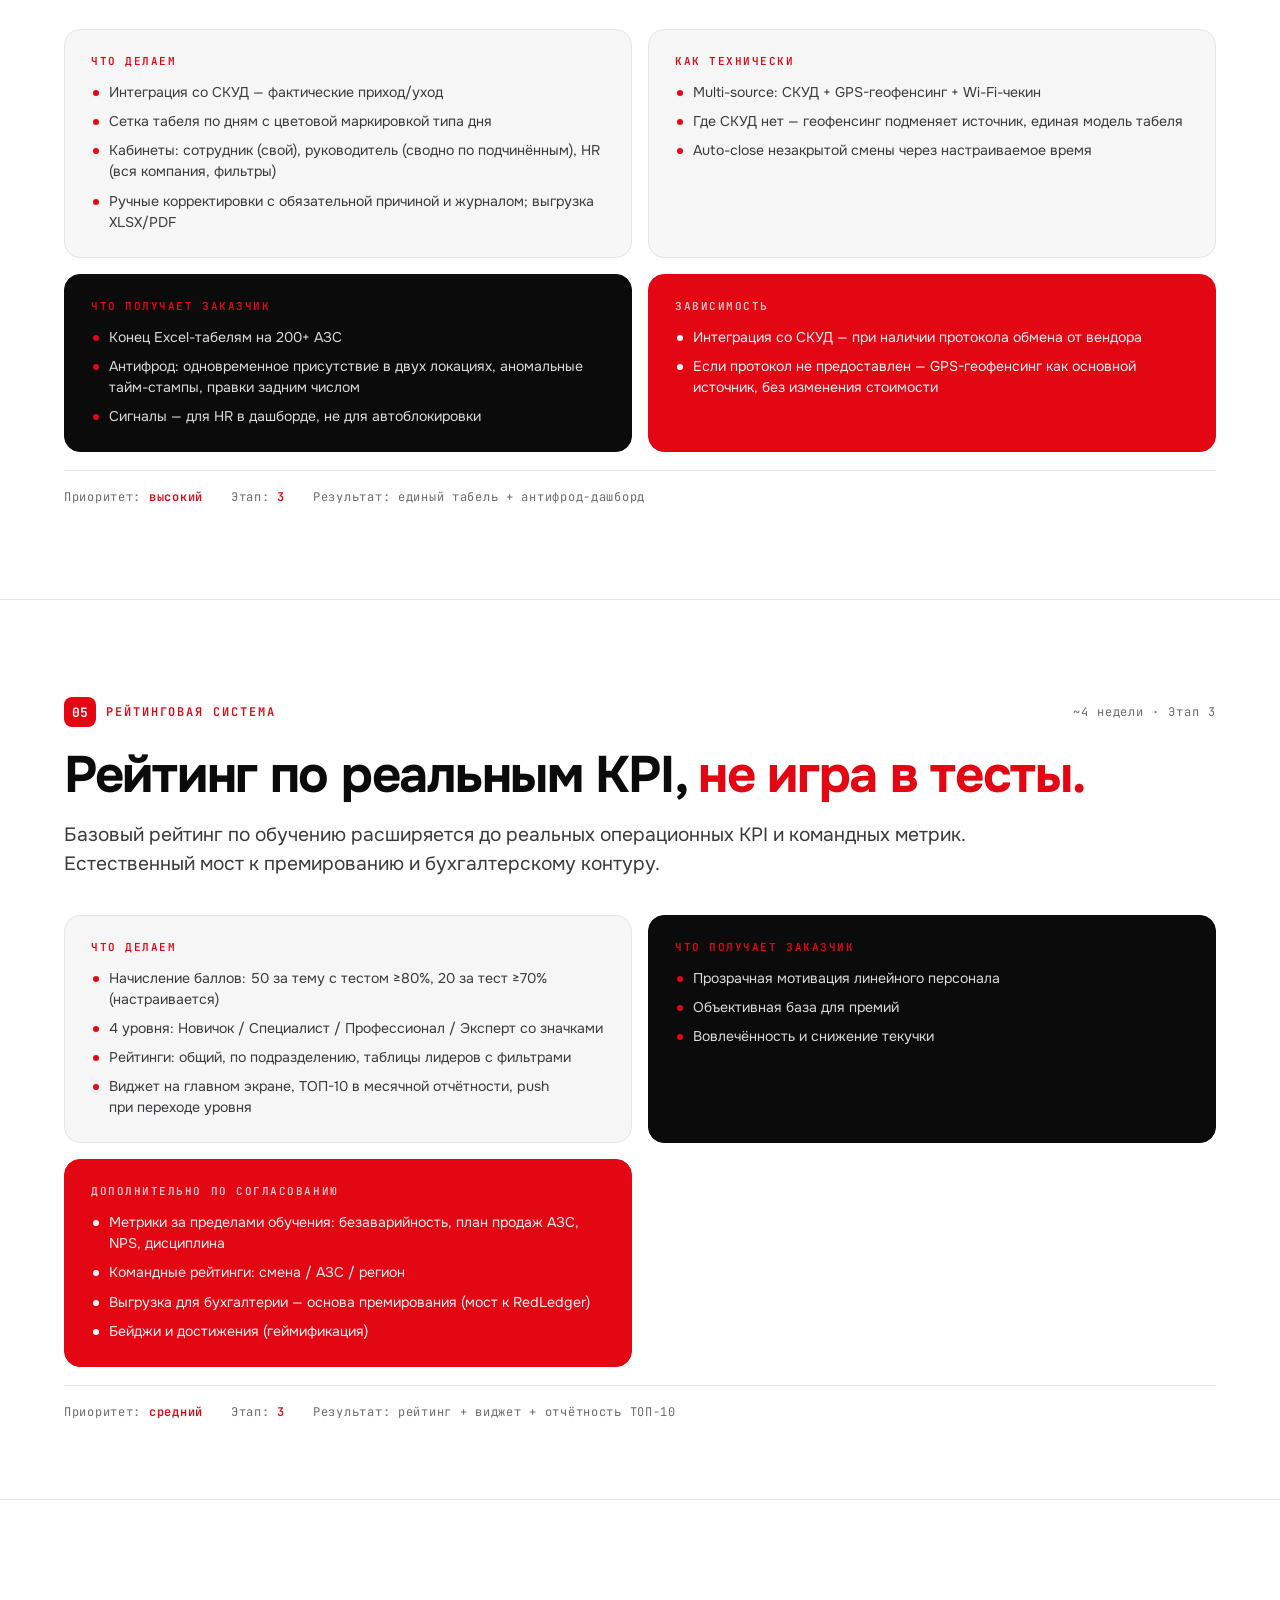
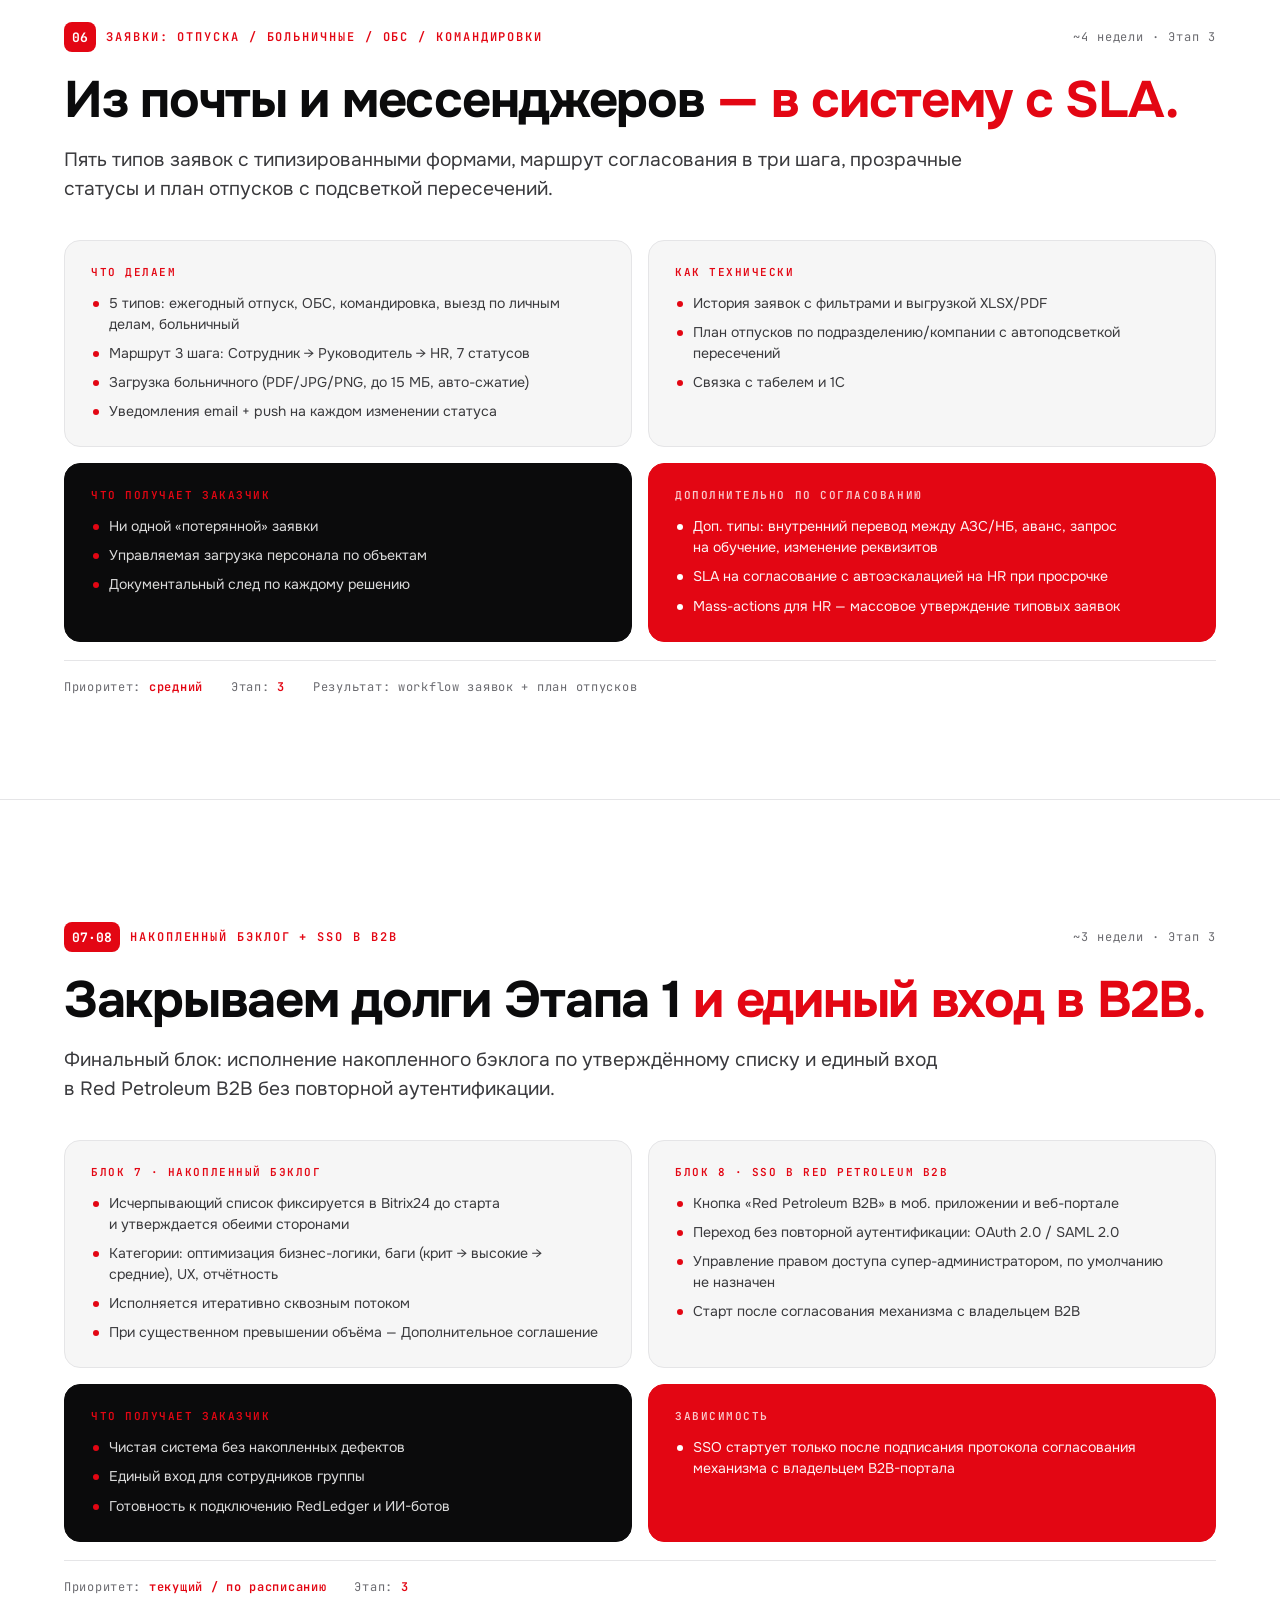
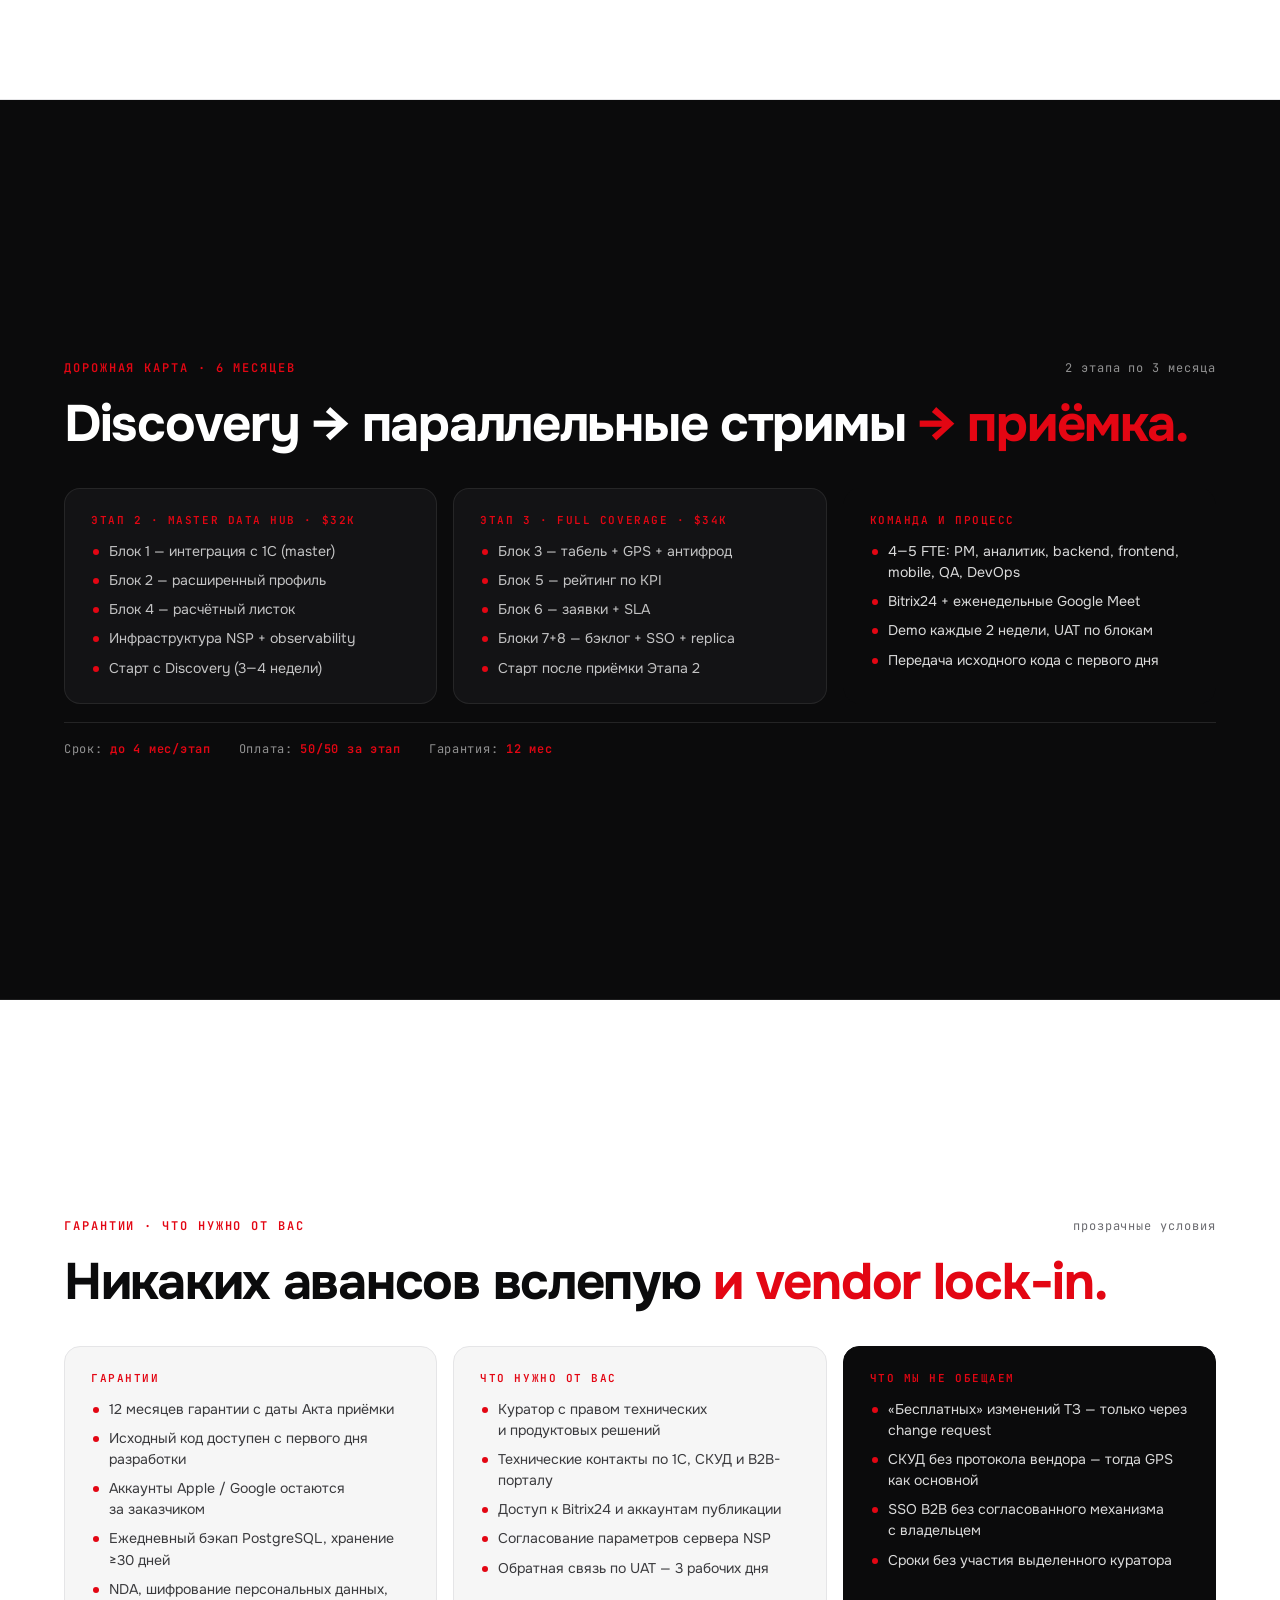
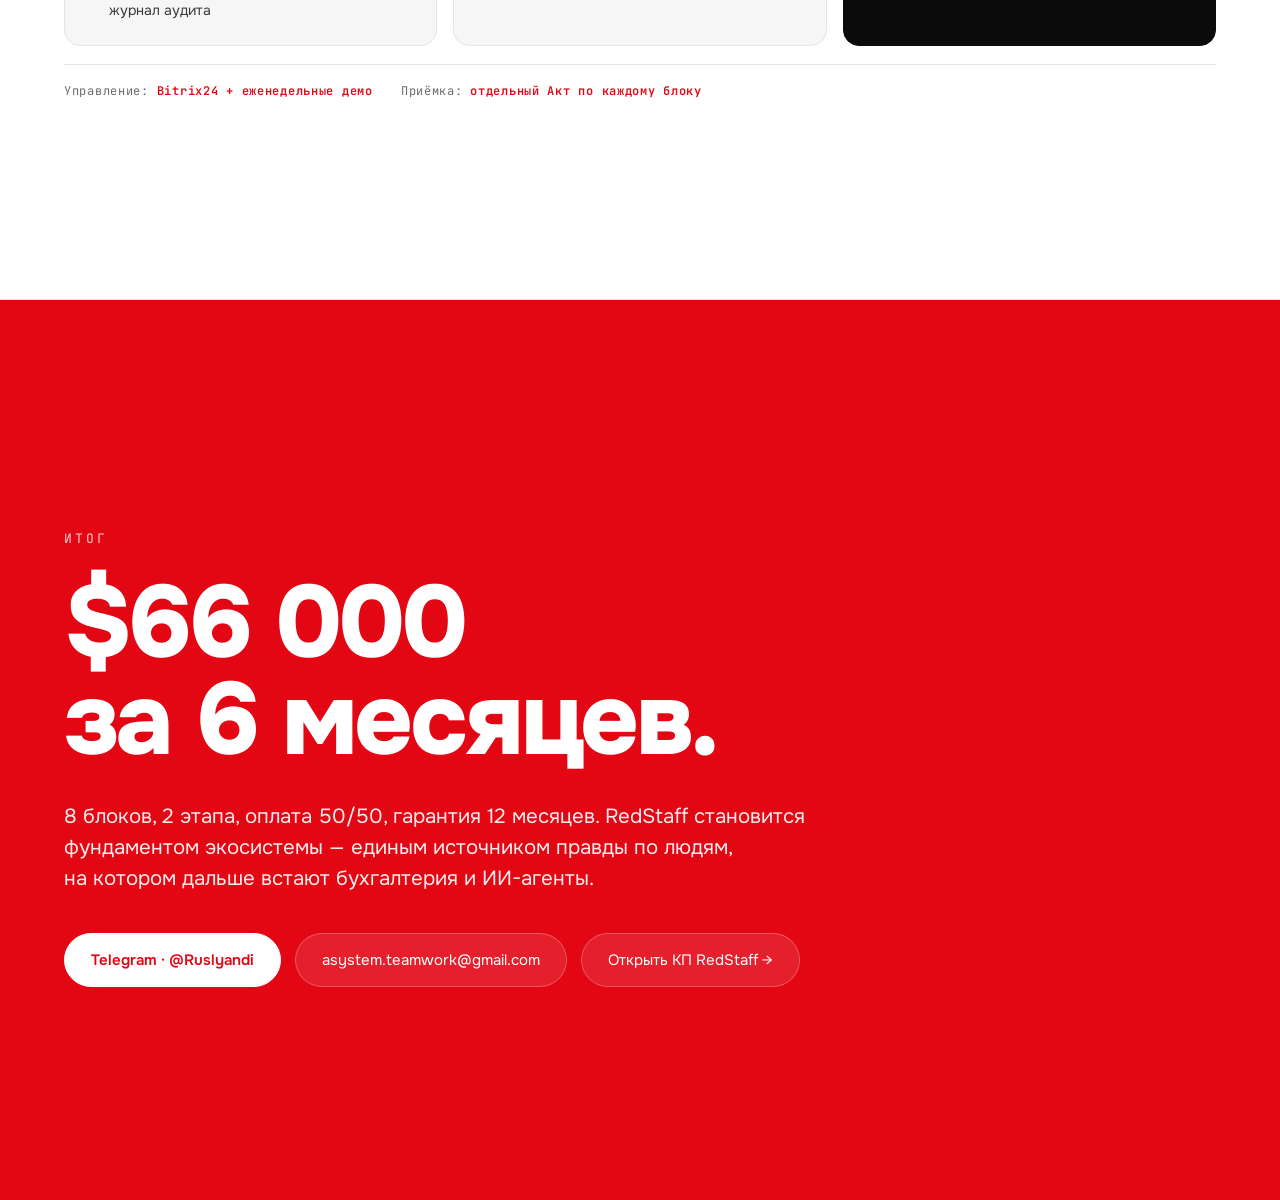
<file: presentations/redstaff.html>
<!doctype html>
<html lang="ru">
<head>
<meta charset="utf-8">
<title>RedStaff — детальная презентация по блокам · ASYSTEM × Red Petroleum</title>
<meta name="viewport" content="width=device-width,initial-scale=1">
<link rel="preconnect" href="https://fonts.googleapis.com">
<link rel="preconnect" href="https://fonts.gstatic.com" crossorigin>
<link href="https://fonts.googleapis.com/css2?family=Onest:wght@300;400;500;600;700;800&family=JetBrains+Mono:wght@400;500;600&display=swap" rel="stylesheet">
<link rel="stylesheet" href="deck.css?v=2">
<meta name="robots" content="noindex, nofollow, noarchive">
</head>
<body>

<div class="deck-progress"></div>
<div class="deck-bar">
  <span class="brand"><span class="mk">A</span> ASYSTEM × RP · <span class="prod">RedStaff</span></span>
  <span class="count"><span class="cur">01</span> / <span class="tot">12</span></span>
</div>

<!-- 01 — COVER -->
<section class="slide dark cover">
  <div class="slide-inner">
    <div class="cover-eyebrow">Детальная презентация · 8 блоков работ · Этапы 2 и 3</div>
    <h1 class="cover-h1">RedStaff<br><em>по блокам.</em></h1>
    <p class="cover-sub">HR Data Hub для&nbsp;Red&nbsp;Petroleum: что именно делаем в&nbsp;каждом блоке, как&nbsp;технически и&nbsp;что&nbsp;получает заказчик. RedStaff становится единственным master-источником по&nbsp;людям, 1С&nbsp;— потребителем.</p>
    <div class="cover-facts">
      <div class="cover-fact"><div class="v"><em>$66k</em></div><div class="l">полная поставка · 6 мес</div></div>
      <div class="cover-fact"><div class="v">8</div><div class="l">блоков работ</div></div>
      <div class="cover-fact"><div class="v">$23—38k</div><div class="l">экономия / год по&nbsp;модели</div></div>
    </div>
  </div>
</section>

<!-- 02 — БЛОК 1 -->
<section class="slide">
  <div class="slide-inner">
    <div class="slide-top">
      <span class="kicker"><span class="bn">01</span> Интеграция с 1С · критический · первым</span>
      <span class="slide-meta">~5 недель · Этап 2</span>
    </div>
    <h2 class="slide-title">RedStaff = master, <em>1С = потребитель.</em></h2>
    <p class="slide-lead">Фиксируем в&nbsp;архитектуре, что источник правды по&nbsp;людям — RedStaff. 1С&nbsp;запрашивает данные по&nbsp;API и&nbsp;подписывается на&nbsp;события, а&nbsp;не&nbsp;хранит мастер-копию. Конец рассинхрону при&nbsp;смене должности и&nbsp;увольнении.</p>
    <div class="slide-grid">
      <div class="panel">
        <div class="ph">Что делаем</div>
        <ul>
          <li>Фиксируем RedStaff как master-источник всех кадровых данных</li>
          <li>REST API с&nbsp;авторизацией для&nbsp;1С: табель, утверждённые заявки, статус больничных, профиль</li>
          <li>Журнал интеграций + дашборд мониторинга в&nbsp;админ-панели</li>
          <li>Регламент сопоставления записей по&nbsp;ПИН&nbsp;КР и&nbsp;альтернативным идентификаторам</li>
        </ul>
      </div>
      <div class="panel">
        <div class="ph">Как технически</div>
        <ul>
          <li>Документированный REST API + Swagger-спецификация</li>
          <li>Журнал: дата, направление, статус, кол-во записей, текст ошибки</li>
          <li>Политика обработки ошибок и&nbsp;повторных запросов</li>
          <li>Расписание синхронизаций согласуется при&nbsp;внедрении</li>
        </ul>
      </div>
      <div class="panel outcome">
        <div class="ph">Что получает заказчик</div>
        <ul>
          <li>Одна точка правды по&nbsp;ФИО, должности, статусу</li>
          <li>1С не&nbsp;нужно «допиливать» при&nbsp;каждом изменении в&nbsp;кадрах</li>
          <li>HR видит, где и&nbsp;почему сломалась интеграция</li>
          <li>Фундамент для&nbsp;всех остальных блоков</li>
        </ul>
      </div>
      <div class="panel accent">
        <div class="ph">Дополнительно по согласованию</div>
        <ul>
          <li>Event-driven обмен: события employee.hired / transferred / terminated в&nbsp;очередь, polling как&nbsp;fallback</li>
          <li>Outbox-pattern + idempotency keys на&nbsp;webhook расчётного листка — без&nbsp;дублей</li>
          <li>API versioning с&nbsp;первого дня (/v1, /v2) — изменения не&nbsp;ломают 1С</li>
        </ul>
      </div>
    </div>
    <div class="result-strip"><span>Приоритет: <b>критический</b></span><span>Этап: <b>2</b></span><span>Результат: API + журнал + регламент эксплуатации</span></div>
  </div>
</section>

<!-- 03 — БЛОК 2 -->
<section class="slide">
  <div class="slide-inner">
    <div class="slide-top">
      <span class="kicker"><span class="bn">02</span> Расширенный профиль сотрудника</span>
      <span class="slide-meta">~3 недели · Этап 2</span>
    </div>
    <h2 class="slide-title">22 поля, ИП, увольнение, <em>версионирование.</em></h2>
    <p class="slide-lead">Профиль расширяется до&nbsp;10 разделов с&nbsp;ролевой моделью доступа. Мобильный онбординг в&nbsp;7&nbsp;шагов, поддержка ИП-сотрудников и&nbsp;корректный жизненный цикл при&nbsp;увольнении и&nbsp;возврате.</p>
    <div class="slide-grid">
      <div class="panel">
        <div class="ph">Что делаем</div>
        <ul>
          <li>Модель профиля: личные / контактные / кадровые / посещения / табель / обучение / рейтинг / документы / события</li>
          <li>Мобильный онбординг 7 шагов: анкета → документы → верификация → push → передача в&nbsp;УЧР</li>
          <li>22 поля приёма на&nbsp;работу с&nbsp;валидациями и&nbsp;обязательностью</li>
          <li>Категория ИП: наименование, ИНН&nbsp;ИП, реквизиты, срок договора, свидетельство</li>
        </ul>
      </div>
      <div class="panel">
        <div class="ph">Как технически</div>
        <ul>
          <li>Ролевая модель: Сотрудник / Руководитель / HR / Супер&nbsp;администратор</li>
          <li>ПИН&nbsp;КР — мастер-идентификатор; паспорт + страна + разрешение для&nbsp;иностранцев</li>
          <li>Авто-уведомления HR за&nbsp;30 дней до&nbsp;истечения паспорта / разрешения</li>
          <li>Процедура увольнения: причина, статус передачи МТС, подтверждение HR, перевод в&nbsp;архив</li>
        </ul>
      </div>
      <div class="panel outcome">
        <div class="ph">Что получает заказчик</div>
        <ul>
          <li>Единая карточка сотрудника на&nbsp;всю группу</li>
          <li>Прозрачный приём и&nbsp;увольнение без&nbsp;«потерянных» данных</li>
          <li>Готовность к&nbsp;ИП/ГПХ — важно для&nbsp;Альфа&nbsp;Ойл</li>
        </ul>
      </div>
      <div class="panel accent">
        <div class="ph">Дополнительно по согласованию</div>
        <ul>
          <li>Версионирование полей: история кто / когда / почему менял должность, оклад, локацию</li>
          <li>Selfie-верификация при&nbsp;онбординге (фото из&nbsp;паспорта vs&nbsp;selfie)</li>
          <li>Импорт действующих сотрудников из&nbsp;1С при&nbsp;миграции — без&nbsp;ручного ввода штата</li>
        </ul>
      </div>
    </div>
    <div class="result-strip"><span>Приоритет: <b>высокий</b></span><span>Этап: <b>2</b></span><span>Результат: профиль + онбординг + ролевая модель</span></div>
  </div>
</section>

<!-- 04 — БЛОК 4 (Расчётный листок, Этап 2) -->
<section class="slide">
  <div class="slide-inner">
    <div class="slide-top">
      <span class="kicker"><span class="bn">04</span> Расчётный листок 1С → RedStaff</span>
      <span class="slide-meta">~3 недели · Этап 2</span>
    </div>
    <h2 class="slide-title">Прозрачные начисления <em>в&nbsp;кармане сотрудника.</em></h2>
    <p class="slide-lead">1С передаёт факт начисления через webhook, сотрудник видит расшифровку в&nbsp;мобильном. HR перестаёт быть «справочным бюро» по&nbsp;зарплате.</p>
    <div class="slide-grid">
      <div class="panel">
        <div class="ph">Что делаем</div>
        <ul>
          <li>API-endpoint приёма (POST, авторизация по&nbsp;API-ключу): ПИН, период, KPI, удержания, net_salary</li>
          <li>Валидация структуры и&nbsp;фиксация в&nbsp;журнале интеграций</li>
          <li>Раздел «Зарплата» в&nbsp;моб. приложении: оклад / KPI / удержания / итог</li>
          <li>Push о&nbsp;новом листке; хранение всех листков за&nbsp;всё время</li>
        </ul>
      </div>
      <div class="panel">
        <div class="ph">Как технически</div>
        <ul>
          <li>Idempotency на&nbsp;webhook — повтор не&nbsp;создаёт дубль начисления</li>
          <li>Доступ строго к&nbsp;собственным листкам; чужие — недопустимо</li>
          <li>Связка с&nbsp;табелем и&nbsp;профилем по&nbsp;ПИН</li>
        </ul>
      </div>
      <div class="panel outcome">
        <div class="ph">Что получает заказчик</div>
        <ul>
          <li>Поток вопросов «почему мне начислили столько?» уходит в&nbsp;самообслуживание</li>
          <li>Меньше трудовых конфликтов, выше доверие</li>
          <li>HR работает над&nbsp;стратегией, не&nbsp;разъяснением</li>
        </ul>
      </div>
      <div class="panel accent">
        <div class="ph">Дополнительно по согласованию</div>
        <ul>
          <li>Расшифровка KPI и&nbsp;удержаний по&nbsp;основаниям</li>
          <li>PDF-экспорт листка на&nbsp;email и&nbsp;в&nbsp;«Документы» — для&nbsp;банка/кредита</li>
          <li>Калькулятор «что если»: пересчёт при&nbsp;изменении переработки/премии</li>
        </ul>
      </div>
    </div>
    <div class="result-strip"><span>Приоритет: <b>высокий</b></span><span>Этап: <b>2</b></span><span>Результат: раздел «Зарплата» + webhook + хранение</span></div>
  </div>
</section>

<!-- 05 — ИНФРАСТРУКТУРА (Этап 2, сквозной) -->
<section class="slide dark">
  <div class="slide-inner">
    <div class="slide-top">
      <span class="kicker"><span class="bn">∞</span> Инфраструктура и сквозная архитектура</span>
      <span class="slide-meta">всю Этап 2 · параллельный поток</span>
    </div>
    <h2 class="slide-title">Миграция DO → NSP <em>без даунтайма.</em></h2>
    <p class="slide-lead">Серверная часть переезжает на&nbsp;инфраструктуру NSP в&nbsp;Кыргызстане. Закладываем масштаб и&nbsp;наблюдаемость сразу — пока это дешевле, чем&nbsp;на&nbsp;втором году эксплуатации.</p>
    <div class="slide-grid">
      <div class="panel">
        <div class="ph">Инфраструктура</div>
        <ul>
          <li>Миграция Digital Ocean → NSP: данные, доступы, SSL, без&nbsp;простоев</li>
          <li>Согласование CPU / RAM / диск до&nbsp;старта</li>
          <li>Staging-контур для&nbsp;UAT (изолированный subdomain, APK, TestFlight)</li>
          <li>Поддержка публикации в&nbsp;App Store / Google Play</li>
        </ul>
      </div>
      <div class="panel accent">
        <div class="ph">Сквозные предложения</div>
        <ul>
          <li>TimescaleDB для&nbsp;табеля и&nbsp;транзакций — partitioning по&nbsp;времени</li>
          <li>Read replica PostgreSQL для&nbsp;тяжёлых выгрузок и&nbsp;BI</li>
          <li>Feature flags — выкат фич без&nbsp;re-deploy и&nbsp;безопасный rollback</li>
          <li>Observability: structured logs + Prometheus + Grafana</li>
          <li>Multitenancy-готовность (tenant_id) — на&nbsp;будущее</li>
        </ul>
      </div>
    </div>
    <div class="result-strip"><span>Этап: <b>2 (+ задел на 3)</b></span><span>Результат: прод на&nbsp;NSP + наблюдаемость + staging</span></div>
  </div>
</section>

<!-- 06 — БЛОК 3 (Табель, Этап 3) -->
<section class="slide">
  <div class="slide-inner">
    <div class="slide-top">
      <span class="kicker"><span class="bn">03</span> Учёт рабочего времени · СКУД + GPS</span>
      <span class="slide-meta">~5 недель · Этап 3</span>
    </div>
    <h2 class="slide-title">Табель из трёх источников <em>+ антифрод.</em></h2>
    <p class="slide-lead">Главная боль удалённых АЗС и&nbsp;нефтебаз, где нет&nbsp;СКУД. Табель собирается автоматически из&nbsp;трёх источников, аномалии подсвечиваются HR.</p>
    <div class="slide-grid">
      <div class="panel">
        <div class="ph">Что делаем</div>
        <ul>
          <li>Интеграция со&nbsp;СКУД — фактические приход/уход</li>
          <li>Сетка табеля по&nbsp;дням с&nbsp;цветовой маркировкой типа дня</li>
          <li>Кабинеты: сотрудник (свой), руководитель (сводно по&nbsp;подчинённым), HR (вся компания, фильтры)</li>
          <li>Ручные корректировки с&nbsp;обязательной причиной и&nbsp;журналом; выгрузка XLSX/PDF</li>
        </ul>
      </div>
      <div class="panel">
        <div class="ph">Как технически</div>
        <ul>
          <li>Multi-source: СКУД + GPS-геофенсинг + Wi-Fi-чекин</li>
          <li>Где СКУД нет — геофенсинг подменяет источник, единая модель табеля</li>
          <li>Auto-close незакрытой смены через настраиваемое время</li>
        </ul>
      </div>
      <div class="panel outcome">
        <div class="ph">Что получает заказчик</div>
        <ul>
          <li>Конец Excel-табелям на&nbsp;200+ АЗС</li>
          <li>Антифрод: одновременное присутствие в&nbsp;двух локациях, аномальные тайм-стампы, правки задним числом</li>
          <li>Сигналы — для&nbsp;HR в&nbsp;дашборде, не&nbsp;для&nbsp;автоблокировки</li>
        </ul>
      </div>
      <div class="panel accent">
        <div class="ph">Зависимость</div>
        <ul>
          <li>Интеграция со&nbsp;СКУД — при&nbsp;наличии протокола обмена от&nbsp;вендора</li>
          <li>Если протокол не&nbsp;предоставлен — GPS-геофенсинг как&nbsp;основной источник, без&nbsp;изменения стоимости</li>
        </ul>
      </div>
    </div>
    <div class="result-strip"><span>Приоритет: <b>высокий</b></span><span>Этап: <b>3</b></span><span>Результат: единый табель + антифрод-дашборд</span></div>
  </div>
</section>

<!-- 07 — БЛОК 5 (Рейтинг, Этап 3) -->
<section class="slide">
  <div class="slide-inner">
    <div class="slide-top">
      <span class="kicker"><span class="bn">05</span> Рейтинговая система</span>
      <span class="slide-meta">~4 недели · Этап 3</span>
    </div>
    <h2 class="slide-title">Рейтинг по реальным KPI, <em>не игра в тесты.</em></h2>
    <p class="slide-lead">Базовый рейтинг по&nbsp;обучению расширяется до&nbsp;реальных операционных KPI и&nbsp;командных метрик. Естественный мост к&nbsp;премированию и&nbsp;бухгалтерскому контуру.</p>
    <div class="slide-grid">
      <div class="panel">
        <div class="ph">Что делаем</div>
        <ul>
          <li>Начисление баллов: 50 за&nbsp;тему с&nbsp;тестом ≥80%, 20 за&nbsp;тест ≥70% (настраивается)</li>
          <li>4 уровня: Новичок / Специалист / Профессионал / Эксперт со&nbsp;значками</li>
          <li>Рейтинги: общий, по&nbsp;подразделению, таблицы лидеров с&nbsp;фильтрами</li>
          <li>Виджет на&nbsp;главном экране, ТОП-10 в&nbsp;месячной отчётности, push при&nbsp;переходе уровня</li>
        </ul>
      </div>
      <div class="panel outcome">
        <div class="ph">Что получает заказчик</div>
        <ul>
          <li>Прозрачная мотивация линейного персонала</li>
          <li>Объективная база для&nbsp;премий</li>
          <li>Вовлечённость и&nbsp;снижение текучки</li>
        </ul>
      </div>
      <div class="panel accent">
        <div class="ph">Дополнительно по согласованию</div>
        <ul>
          <li>Метрики за&nbsp;пределами обучения: безаварийность, план продаж АЗС, NPS, дисциплина</li>
          <li>Командные рейтинги: смена / АЗС / регион</li>
          <li>Выгрузка для&nbsp;бухгалтерии — основа премирования (мост к&nbsp;RedLedger)</li>
          <li>Бейджи и&nbsp;достижения (геймификация)</li>
        </ul>
      </div>
    </div>
    <div class="result-strip"><span>Приоритет: <b>средний</b></span><span>Этап: <b>3</b></span><span>Результат: рейтинг + виджет + отчётность ТОП-10</span></div>
  </div>
</section>

<!-- 08 — БЛОК 6 (Заявки, Этап 3) -->
<section class="slide">
  <div class="slide-inner">
    <div class="slide-top">
      <span class="kicker"><span class="bn">06</span> Заявки: отпуска / больничные / ОБС / командировки</span>
      <span class="slide-meta">~4 недели · Этап 3</span>
    </div>
    <h2 class="slide-title">Из почты и мессенджеров <em>— в систему с SLA.</em></h2>
    <p class="slide-lead">Пять типов заявок с&nbsp;типизированными формами, маршрут согласования в&nbsp;три шага, прозрачные статусы и&nbsp;план отпусков с&nbsp;подсветкой пересечений.</p>
    <div class="slide-grid">
      <div class="panel">
        <div class="ph">Что делаем</div>
        <ul>
          <li>5 типов: ежегодный отпуск, ОБС, командировка, выезд по&nbsp;личным делам, больничный</li>
          <li>Маршрут 3 шага: Сотрудник → Руководитель → HR, 7 статусов</li>
          <li>Загрузка больничного (PDF/JPG/PNG, до&nbsp;15&nbsp;МБ, авто-сжатие)</li>
          <li>Уведомления email + push на&nbsp;каждом изменении статуса</li>
        </ul>
      </div>
      <div class="panel">
        <div class="ph">Как технически</div>
        <ul>
          <li>История заявок с&nbsp;фильтрами и&nbsp;выгрузкой XLSX/PDF</li>
          <li>План отпусков по&nbsp;подразделению/компании с&nbsp;автоподсветкой пересечений</li>
          <li>Связка с&nbsp;табелем и&nbsp;1С</li>
        </ul>
      </div>
      <div class="panel outcome">
        <div class="ph">Что получает заказчик</div>
        <ul>
          <li>Ни&nbsp;одной «потерянной» заявки</li>
          <li>Управляемая загрузка персонала по&nbsp;объектам</li>
          <li>Документальный след по&nbsp;каждому решению</li>
        </ul>
      </div>
      <div class="panel accent">
        <div class="ph">Дополнительно по согласованию</div>
        <ul>
          <li>Доп. типы: внутренний перевод между&nbsp;АЗС/НБ, аванс, запрос на&nbsp;обучение, изменение реквизитов</li>
          <li>SLA на&nbsp;согласование с&nbsp;автоэскалацией на&nbsp;HR при&nbsp;просрочке</li>
          <li>Mass-actions для&nbsp;HR — массовое утверждение типовых заявок</li>
        </ul>
      </div>
    </div>
    <div class="result-strip"><span>Приоритет: <b>средний</b></span><span>Этап: <b>3</b></span><span>Результат: workflow заявок + план отпусков</span></div>
  </div>
</section>

<!-- 09 — БЛОК 7 + 8 (Бэклог + SSO, Этап 3) -->
<section class="slide">
  <div class="slide-inner">
    <div class="slide-top">
      <span class="kicker"><span class="bn">07·08</span> Накопленный бэклог + SSO в B2B</span>
      <span class="slide-meta">~3 недели · Этап 3</span>
    </div>
    <h2 class="slide-title">Закрываем долги Этапа 1 <em>и&nbsp;единый вход в&nbsp;B2B.</em></h2>
    <p class="slide-lead">Финальный блок: исполнение накопленного бэклога по&nbsp;утверждённому списку и&nbsp;единый вход в&nbsp;Red&nbsp;Petroleum&nbsp;B2B без&nbsp;повторной аутентификации.</p>
    <div class="slide-grid">
      <div class="panel">
        <div class="ph">Блок 7 · Накопленный бэклог</div>
        <ul>
          <li>Исчерпывающий список фиксируется в&nbsp;Bitrix24 до&nbsp;старта и&nbsp;утверждается обеими сторонами</li>
          <li>Категории: оптимизация бизнес-логики, баги (крит → высокие → средние), UX, отчётность</li>
          <li>Исполняется итеративно сквозным потоком</li>
          <li>При&nbsp;существенном превышении объёма — Дополнительное соглашение</li>
        </ul>
      </div>
      <div class="panel">
        <div class="ph">Блок 8 · SSO в Red Petroleum B2B</div>
        <ul>
          <li>Кнопка «Red&nbsp;Petroleum&nbsp;B2B» в&nbsp;моб. приложении и&nbsp;веб-портале</li>
          <li>Переход без&nbsp;повторной аутентификации: OAuth&nbsp;2.0 / SAML&nbsp;2.0</li>
          <li>Управление правом доступа супер-администратором, по&nbsp;умолчанию не&nbsp;назначен</li>
          <li>Старт после&nbsp;согласования механизма с&nbsp;владельцем B2B</li>
        </ul>
      </div>
      <div class="panel outcome">
        <div class="ph">Что получает заказчик</div>
        <ul>
          <li>Чистая система без&nbsp;накопленных дефектов</li>
          <li>Единый вход для&nbsp;сотрудников группы</li>
          <li>Готовность к&nbsp;подключению RedLedger и&nbsp;ИИ-ботов</li>
        </ul>
      </div>
      <div class="panel accent">
        <div class="ph">Зависимость</div>
        <ul>
          <li>SSO стартует только после&nbsp;подписания протокола согласования механизма с&nbsp;владельцем B2B-портала</li>
        </ul>
      </div>
    </div>
    <div class="result-strip"><span>Приоритет: <b>текущий / по&nbsp;расписанию</b></span><span>Этап: <b>3</b></span></div>
  </div>
</section>

<!-- 10 — ДОРОЖНАЯ КАРТА -->
<section class="slide dark">
  <div class="slide-inner">
    <div class="slide-top">
      <span class="kicker">Дорожная карта · 6 месяцев</span>
      <span class="slide-meta">2 этапа по 3 месяца</span>
    </div>
    <h2 class="slide-title">Discovery → параллельные стримы <em>→ приёмка.</em></h2>
    <div class="slide-grid cols-3">
      <div class="panel">
        <div class="ph">Этап 2 · Master Data Hub · $32k</div>
        <ul>
          <li>Блок 1 — интеграция с&nbsp;1С (master)</li>
          <li>Блок 2 — расширенный профиль</li>
          <li>Блок 4 — расчётный листок</li>
          <li>Инфраструктура NSP + observability</li>
          <li>Старт с&nbsp;Discovery (3—4 недели)</li>
        </ul>
      </div>
      <div class="panel">
        <div class="ph">Этап 3 · Full Coverage · $34k</div>
        <ul>
          <li>Блок 3 — табель + GPS + антифрод</li>
          <li>Блок 5 — рейтинг по&nbsp;KPI</li>
          <li>Блок 6 — заявки + SLA</li>
          <li>Блоки 7+8 — бэклог + SSO + replica</li>
          <li>Старт после&nbsp;приёмки Этапа&nbsp;2</li>
        </ul>
      </div>
      <div class="panel outcome">
        <div class="ph">Команда и процесс</div>
        <ul>
          <li>4—5 FTE: PM, аналитик, backend, frontend, mobile, QA, DevOps</li>
          <li>Bitrix24 + еженедельные Google&nbsp;Meet</li>
          <li>Demo каждые 2 недели, UAT по&nbsp;блокам</li>
          <li>Передача исходного кода с&nbsp;первого дня</li>
        </ul>
      </div>
    </div>
    <div class="result-strip"><span>Срок: <b>до 4 мес/этап</b></span><span>Оплата: <b>50/50 за&nbsp;этап</b></span><span>Гарантия: <b>12 мес</b></span></div>
  </div>
</section>

<!-- 11 — ГАРАНТИИ + ЧТО НУЖНО -->
<section class="slide">
  <div class="slide-inner">
    <div class="slide-top">
      <span class="kicker">Гарантии · что нужно от вас</span>
      <span class="slide-meta">прозрачные условия</span>
    </div>
    <h2 class="slide-title">Никаких авансов вслепую <em>и vendor lock-in.</em></h2>
    <div class="slide-grid cols-3">
      <div class="panel">
        <div class="ph">Гарантии</div>
        <ul>
          <li>12 месяцев гарантии с&nbsp;даты Акта приёмки</li>
          <li>Исходный код доступен с&nbsp;первого дня разработки</li>
          <li>Аккаунты Apple / Google остаются за&nbsp;заказчиком</li>
          <li>Ежедневный бэкап PostgreSQL, хранение ≥30 дней</li>
          <li>NDA, шифрование персональных данных, журнал аудита</li>
        </ul>
      </div>
      <div class="panel">
        <div class="ph">Что нужно от вас</div>
        <ul>
          <li>Куратор с&nbsp;правом технических и&nbsp;продуктовых решений</li>
          <li>Технические контакты по&nbsp;1С, СКУД и&nbsp;B2B-порталу</li>
          <li>Доступ к&nbsp;Bitrix24 и&nbsp;аккаунтам публикации</li>
          <li>Согласование параметров сервера NSP</li>
          <li>Обратная связь по&nbsp;UAT — 3 рабочих дня</li>
        </ul>
      </div>
      <div class="panel outcome">
        <div class="ph">Что мы НЕ обещаем</div>
        <ul>
          <li>«Бесплатных» изменений ТЗ — только через change request</li>
          <li>СКУД без&nbsp;протокола вендора — тогда GPS как&nbsp;основной</li>
          <li>SSO B2B без&nbsp;согласованного механизма с&nbsp;владельцем</li>
          <li>Сроки без&nbsp;участия выделенного куратора</li>
        </ul>
      </div>
    </div>
    <div class="result-strip"><span>Управление: <b>Bitrix24 + еженедельные демо</b></span><span>Приёмка: <b>отдельный Акт по&nbsp;каждому блоку</b></span></div>
  </div>
</section>

<!-- 12 — ИТОГ / CTA -->
<section class="slide red">
  <div class="slide-inner">
    <div class="cover-eyebrow" style="color:rgba(255,255,255,0.8)">Итог</div>
    <div class="big-figure">$66 000<br><em>за 6 месяцев.</em></div>
    <p class="cover-sub" style="color:rgba(255,255,255,0.92)">8 блоков, 2 этапа, оплата 50/50, гарантия 12 месяцев. RedStaff становится фундаментом экосистемы — единым источником правды по&nbsp;людям, на&nbsp;котором дальше встают бухгалтерия и&nbsp;ИИ-агенты.</p>
    <div class="deck-contacts">
      <a class="primary" href="https://t.me/Ruslyandi">Telegram · @Ruslyandi</a>
      <a href="mailto:asystem.teamwork@gmail.com">asystem.teamwork@gmail.com</a>
      <a href="../redstaff/">Открыть КП RedStaff →</a>
    </div>
  </div>
</section>

<div class="deck-nav">
  <button class="prev" aria-label="Назад">←</button>
  <button class="next" aria-label="Вперёд">→</button>
</div>
<script src="deck.js?v=2"></script>
</body>
</html>
</file>
<file: presentations/deck.css>
/* ===================================================================
   ASYSTEM × Red Petroleum — слайд-презентации по блокам (deck.css)
   Общий дизайн-язык: RP red #E30613 / чёрный / белый, Onest + JetBrains Mono.
   Слайды на scroll-snap: один блок = один полноэкранный слайд.
   =================================================================== */

:root {
  --rp-red: #E30613;
  --rp-red-2: #B30410;
  --ink: #0B0B0C;
  --ink-2: #3A3A3D;
  --ink-3: #6B6B70;
  --line: #E5E5E7;
  --bg-2: #F6F6F6;
  --sans: "Onest", -apple-system, system-ui, "Segoe UI", sans-serif;
  --mono: "JetBrains Mono", ui-monospace, monospace;
  --deck-pad: clamp(24px, 5vw, 96px);
}

* { box-sizing: border-box; }
html { scroll-snap-type: y mandatory; scroll-behavior: smooth; -webkit-text-size-adjust: 100%; }
body {
  margin: 0;
  font-family: var(--sans);
  color: var(--ink);
  background: var(--ink);
  -webkit-font-smoothing: antialiased;
}
ul { margin: 0; padding: 0; list-style: none; }

/* ---------- SLIDE SHELL ---------- */
.slide {
  min-height: 100vh;
  scroll-snap-align: start;
  scroll-snap-stop: always;
  display: flex;
  flex-direction: column;
  justify-content: center;
  padding: clamp(72px, 9vh, 120px) var(--deck-pad) clamp(56px, 7vh, 96px);
  position: relative;
  background: #fff;
  border-bottom: 1px solid var(--line);
}
.slide-inner { width: 100%; max-width: 1180px; margin: 0 auto; }

/* dark / accent variants */
.slide.dark { background: #0B0B0C; color: #fff; border-bottom-color: rgba(255,255,255,0.08); }
.slide.red  { background: var(--rp-red); color: #fff; border-bottom-color: var(--rp-red); }

/* ---------- FIXED CHROME ---------- */
.deck-bar {
  position: fixed; top: 0; left: 0; right: 0; z-index: 50;
  display: flex; align-items: center; justify-content: space-between;
  padding: 14px clamp(20px, 4vw, 48px);
  font-family: var(--mono); font-size: 11px; letter-spacing: 0.14em; text-transform: uppercase;
  color: var(--ink-3);
  background: rgba(255,255,255,0.82); backdrop-filter: blur(16px);
  border-bottom: 1px solid var(--line);
  pointer-events: none;
}
.deck-bar .brand { display: flex; align-items: center; gap: 10px; color: var(--ink); font-weight: 600; }
.deck-bar .brand .mk {
  width: 22px; height: 22px; border-radius: 5px; background: var(--rp-red);
  display: inline-flex; align-items: center; justify-content: center;
  color: #fff; font-family: var(--sans); font-weight: 700; font-size: 13px;
}
.deck-bar .brand .prod { color: var(--rp-red); }
.deck-bar .count .cur { color: var(--rp-red); font-weight: 600; }
.deck-progress { position: fixed; top: 0; left: 0; height: 3px; background: var(--rp-red); z-index: 60; width: 0; transition: width 120ms linear; }

/* nav hint / arrows */
.deck-nav { position: fixed; bottom: 18px; right: 18px; z-index: 50; display: flex; gap: 8px; }
.deck-nav button {
  width: 42px; height: 42px; border-radius: 50%; border: 1px solid var(--line);
  background: #fff; color: var(--ink); font-size: 16px; cursor: pointer;
  box-shadow: 0 6px 20px -8px rgba(0,0,0,0.25); transition: background 150ms, transform 150ms, border-color 150ms;
}
.deck-nav button:hover { background: var(--rp-red); color: #fff; border-color: var(--rp-red); transform: translateY(-2px); }

/* ---------- TITLE SLIDE ---------- */
.slide.cover .kicker { color: var(--rp-red); }
.cover-eyebrow { font-family: var(--mono); font-size: clamp(11px,1.1vw,13px); letter-spacing: 0.24em; text-transform: uppercase; color: var(--rp-red); margin-bottom: 28px; }
.cover-h1 { font-size: clamp(40px, 7vw, 104px); font-weight: 800; line-height: 0.96; letter-spacing: -0.035em; margin: 0; }
.cover-h1 em { font-style: normal; color: var(--rp-red); }
.dark .cover-h1 em, .red .cover-h1 em { color: #fff; }
.cover-sub { font-size: clamp(16px, 1.6vw, 22px); line-height: 1.5; color: rgba(255,255,255,0.72); max-width: 760px; margin: 32px 0 0; }
.cover-facts { display: flex; flex-wrap: wrap; gap: 14px 40px; margin-top: 48px; padding-top: 32px; border-top: 1px solid rgba(255,255,255,0.14); }
.cover-fact .v { font-size: clamp(26px, 3vw, 44px); font-weight: 800; letter-spacing: -0.02em; line-height: 1; color: #fff; }
.cover-fact .v em { font-style: normal; color: var(--rp-red); }
.cover-fact .l { font-family: var(--mono); font-size: 11px; letter-spacing: 0.14em; text-transform: uppercase; color: rgba(255,255,255,0.5); margin-top: 10px; }

/* ---------- CONTENT SLIDE HEADER ---------- */
.slide-top { display: flex; align-items: center; justify-content: space-between; gap: 16px; margin-bottom: 22px; flex-wrap: wrap; }
.kicker {
  display: inline-flex; align-items: center; gap: 10px;
  font-family: var(--mono); font-size: 12px; letter-spacing: 0.16em; text-transform: uppercase;
  color: var(--rp-red); font-weight: 600;
}
.kicker .bn {
  display: inline-flex; align-items: center; justify-content: center;
  min-width: 30px; height: 30px; padding: 0 8px; border-radius: 8px;
  background: var(--rp-red); color: #fff; font-size: 13px; font-weight: 700; letter-spacing: 0;
}
.slide-meta { font-family: var(--mono); font-size: 12px; letter-spacing: 0.08em; color: var(--ink-3); }
.dark .slide-meta { color: rgba(255,255,255,0.55); }
.slide-title { font-size: clamp(28px, 4vw, 56px); font-weight: 700; letter-spacing: -0.025em; line-height: 1.05; margin: 0; }
.slide-title em { font-style: normal; color: var(--rp-red); }
.slide-lead { font-size: clamp(16px, 1.5vw, 20px); line-height: 1.5; color: var(--ink-2); max-width: 920px; margin: 18px 0 0; }
.dark .slide-lead { color: rgba(255,255,255,0.72); }

/* ---------- DETAIL PANELS ---------- */
.slide-grid { display: grid; grid-template-columns: repeat(2, 1fr); gap: 16px; margin-top: 36px; }
.slide-grid.cols-3 { grid-template-columns: repeat(3, 1fr); }
.panel {
  background: var(--bg-2); border: 1px solid var(--line); border-radius: 16px; padding: 24px 26px;
}
.dark .panel { background: #131315; border-color: rgba(255,255,255,0.08); }
.panel .ph {
  font-family: var(--mono); font-size: 11px; letter-spacing: 0.14em; text-transform: uppercase;
  color: var(--rp-red); font-weight: 600; margin-bottom: 14px;
}
.panel li { font-size: clamp(13.5px, 1.1vw, 15px); line-height: 1.5; color: var(--ink-2); padding-left: 18px; position: relative; margin-bottom: 8px; }
.dark .panel li { color: rgba(255,255,255,0.75); }
.panel li:last-child { margin-bottom: 0; }
.panel li::before { content: ""; position: absolute; left: 2px; top: 8px; width: 6px; height: 6px; border-radius: 50%; background: var(--rp-red); }
.panel.accent { background: var(--rp-red); border-color: var(--rp-red); }
.panel.accent .ph { color: rgba(255,255,255,0.78); }
.panel.accent li { color: rgba(255,255,255,0.95); }
.panel.accent li::before { background: #fff; }
.panel.outcome { background: #0B0B0C; border-color: #0B0B0C; }
.panel.outcome .ph { color: var(--rp-red); }
.panel.outcome li { color: rgba(255,255,255,0.85); }

/* result strip under panels */
.result-strip {
  margin-top: 18px; display: flex; flex-wrap: wrap; gap: 12px 28px; align-items: baseline;
  padding-top: 18px; border-top: 1px solid var(--line);
  font-family: var(--mono); font-size: 12px; letter-spacing: 0.06em; color: var(--ink-3);
}
.dark .result-strip { border-top-color: rgba(255,255,255,0.1); color: rgba(255,255,255,0.55); }
.result-strip b { color: var(--rp-red); font-weight: 600; }

/* big number callout for summary slides */
.big-figure { font-size: clamp(48px, 8vw, 120px); font-weight: 800; letter-spacing: -0.035em; line-height: 0.95; }
.big-figure em { font-style: normal; }

/* contacts on closing slide */
.deck-contacts { display: flex; flex-wrap: wrap; gap: 14px; margin-top: 40px; }
.deck-contacts a {
  display: inline-flex; align-items: center; gap: 10px; padding: 16px 26px; border-radius: 999px;
  background: rgba(255,255,255,0.1); border: 1px solid rgba(255,255,255,0.25); color: #fff;
  text-decoration: none; font-size: 15px; transition: background 150ms, transform 150ms;
}
.deck-contacts a:hover { background: rgba(255,255,255,0.2); transform: translateY(-2px); }
.deck-contacts a.primary { background: #fff; color: var(--rp-red); border-color: #fff; font-weight: 600; }

@media (max-width: 860px) {
  .slide-grid, .slide-grid.cols-3 { grid-template-columns: 1fr; }
  .slide { min-height: auto; padding-top: 88px; }
  .deck-nav { display: none; }
}
@media print {
  @page { size: A4 landscape; margin: 0; }
  html { scroll-snap-type: none; }
  body { background: #fff; -webkit-print-color-adjust: exact; print-color-adjust: exact; }
  .deck-bar, .deck-nav, .deck-progress { display: none !important; }
  .slide {
    height: 100vh;
    min-height: 0;
    page-break-after: always;
    break-after: page;
    page-break-inside: avoid;
    break-inside: avoid;
    padding: 4.5vh 5vw;
    overflow: hidden;
    -webkit-print-color-adjust: exact;
    print-color-adjust: exact;
  }
  .slide:last-child { page-break-after: auto; break-after: auto; }
  .slide-inner { margin: auto 0; }
  /* компактная типографика под лист A4 landscape */
  .slide-title { font-size: 30px; line-height: 1.04; }
  .cover-h1 { font-size: 60px; }
  .big-figure { font-size: 72px; }
  .slide-lead, .cover-sub { font-size: 14px; line-height: 1.4; margin-top: 12px; }
  .slide-top { margin-bottom: 12px; }
  .slide-grid { margin-top: 16px; gap: 10px; }
  .panel { padding: 14px 16px; border-radius: 12px; }
  .panel .ph { margin-bottom: 8px; font-size: 10px; }
  .panel li { margin-bottom: 5px; font-size: 12px; line-height: 1.38; padding-left: 15px; }
  .panel li::before { top: 6px; width: 5px; height: 5px; }
  .result-strip { margin-top: 14px; padding-top: 12px; font-size: 11px; }
  .cover-facts { margin-top: 28px; padding-top: 20px; }
}
</file>
